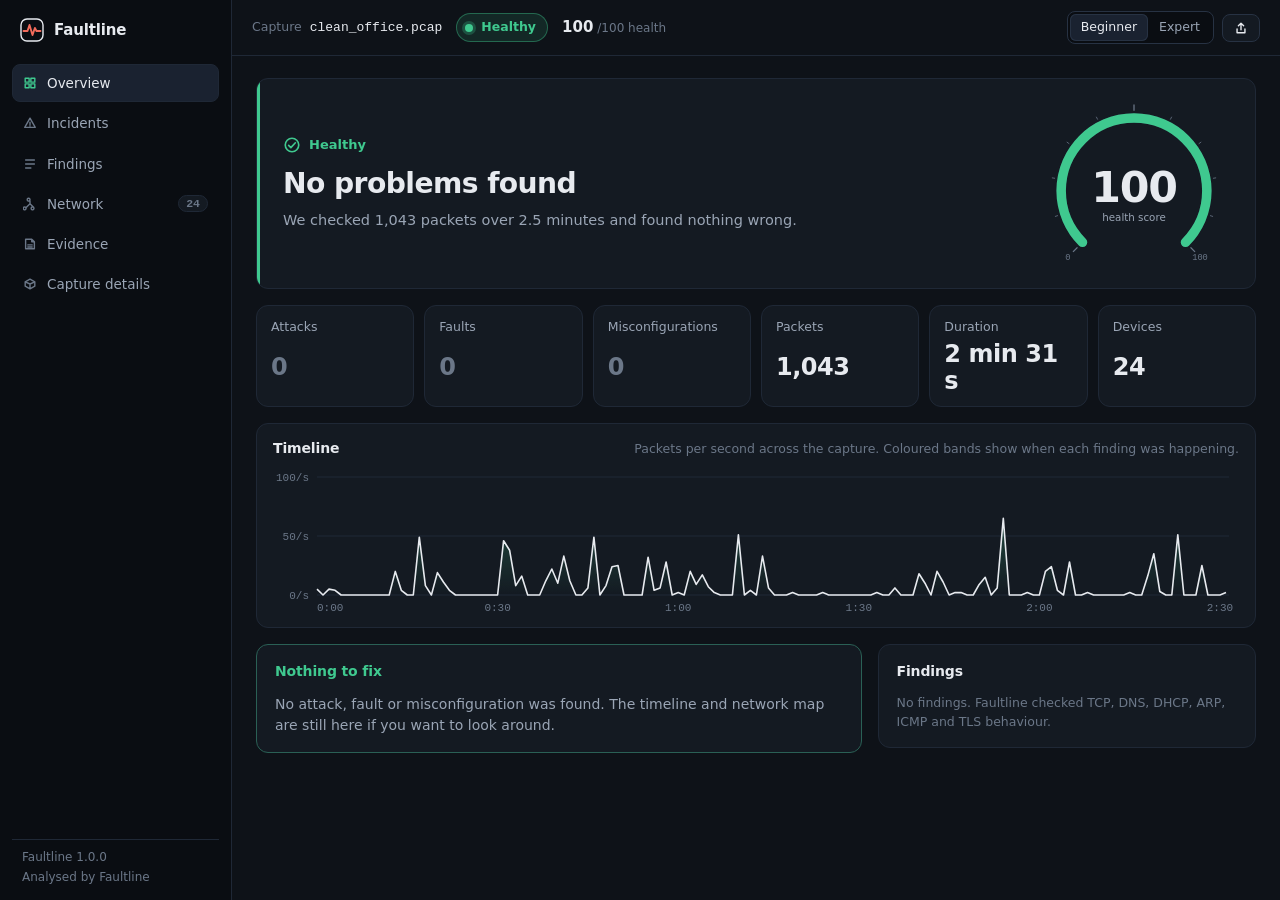
<file: docs/examples/clean_office.html>
<!DOCTYPE html>
<html lang="en">
<head>
<meta charset="utf-8">
<meta http-equiv="Content-Security-Policy" content="default-src &#x27;none&#x27;; script-src &#x27;sha256-ctoquEir3794ALZNpUcv2tEl3cZBvgRZR6IKuWjICKg=&#x27;; style-src &#x27;sha256-8ZL1HhOX4mK3O0ajT1dtf+nxtz8anHG6JlFjmfH65T8=&#x27;; img-src data:; font-src &#x27;none&#x27;; connect-src &#x27;none&#x27;; object-src &#x27;none&#x27;; media-src &#x27;none&#x27;; frame-src &#x27;none&#x27;; worker-src &#x27;none&#x27;; manifest-src &#x27;none&#x27;; base-uri &#x27;none&#x27;; form-action &#x27;none&#x27;">
<meta name="referrer" content="no-referrer">
<meta name="viewport" content="width=device-width, initial-scale=1">
<meta name="color-scheme" content="dark light">
<meta name="generator" content="Faultline">
<link rel="icon" href="data:image/svg+xml,%3Csvg%20xmlns%3D%22http%3A%2F%2Fwww.w3.org%2F2000%2Fsvg%22%20viewBox%3D%220%200%2024%2024%22%3E%3Crect%20x%3D%221%22%20y%3D%221%22%20width%3D%2222%22%20height%3D%2222%22%20rx%3D%226%22%20fill%3D%22%23131c2a%22%20stroke%3D%22%23ece7dc%22%20stroke-width%3D%221.4%22%2F%3E%3Cpath%20d%3D%22M3.5%2013h4l2-6%203%2010%202.4-7%201.6%203h4%22%20fill%3D%22none%22%20stroke%3D%22%23ff6a5c%22%20stroke-width%3D%221.9%22%20stroke-linecap%3D%22round%22%20stroke-linejoin%3D%22round%22%2F%3E%3C%2Fsvg%3E">
<title>Healthy: clean_office.pcap | Faultline</title>
<style>/* Faultline console: one stylesheet for the exported report and the dashboard.
   App shell (sidebar + top bar + views), dark by default, system fonts only. */
:root {
  --bg: #0e1218;
  --bg-deep: #0a0d12;
  --surface: #141a22;
  --surface-2: #1a2230;
  --line: #273243;
  --line-soft: #1f2836;
  --text: #e7eaef;
  --muted: #9aa5b5;
  --faint: #6b7788;
  --attack: #f26b5b;
  --fault: #e8a93a;
  --misconfig: #5fa5f5;
  --ok: #3fc98f;
  --info: #9aa5b5;
  --focus: #ffd98a;
  --status: var(--info);
  --c: var(--info);
  --r: 8px;
  --side-w: 232px;
  --top-h: 56px;
  --sans: system-ui, -apple-system, "Segoe UI", Roboto, "Helvetica Neue", Arial, sans-serif;
  --display: var(--sans);
  --mono: ui-monospace, "SF Mono", SFMono-Regular, Menlo, Consolas, "Liberation Mono", monospace;
  color-scheme: dark;
}
[data-status="under_attack"], .s-under_attack { --status: var(--attack); }
[data-status="faulty"], .s-faulty { --status: var(--fault); }
[data-status="minor_issues"], .s-minor_issues { --status: var(--misconfig); }
[data-status="healthy"], .s-healthy { --status: var(--ok); }
.c-attack { --c: var(--attack); }
.c-fault { --c: var(--fault); }
.c-misconfig { --c: var(--misconfig); }
.c-info, .c-sample { --c: var(--info); }
.c-ok, .c-clean { --c: var(--ok); }
.c-corrupt, .c-hostile { --c: #b98cf6; }

* { box-sizing: border-box; }
html { height: 100%; }
body {
  margin: 0; height: 100%; overflow: hidden;
  background: var(--bg); color: var(--text);
  font: 14px/1.5 var(--sans);
  -webkit-font-smoothing: antialiased; text-rendering: optimizeLegibility;
  font-variant-numeric: tabular-nums;
}
a { color: inherit; }
button { font: inherit; color: inherit; }
h1, h2, h3, h4, h5 { margin: 0; font-weight: 600; letter-spacing: -.01em; }
p { margin: 0; }
:focus-visible { outline: 2px solid var(--focus); outline-offset: 2px; border-radius: 4px; }
code, .mono { font-family: var(--mono); font-size: .92em; }
code { background: var(--bg-deep); border: 1px solid var(--line-soft); border-radius: 5px; padding: .05em .4em; white-space: pre-wrap; word-break: break-word; }
.sr-only { position: absolute; width: 1px; height: 1px; overflow: hidden; clip: rect(0 0 0 0); white-space: nowrap; }
noscript p { padding: 24px; }
#app { height: 100%; }

/* ---------- shell ---------- */
.shell { display: grid; grid-template-columns: var(--side-w) minmax(0, 1fr); height: 100%; }
.side { display: flex; flex-direction: column; background: var(--bg-deep); border-right: 1px solid var(--line-soft); padding: 14px 12px; gap: 12px; min-height: 0; }
.brand { display: flex; align-items: center; gap: 10px; text-decoration: none; padding: 4px 8px; font-weight: 700; font-size: 15px; letter-spacing: -.01em; color: var(--text); border-radius: var(--r); }
.brand svg { color: var(--attack); flex: none; }
.brand .brand-box { stroke: var(--text); }
.nav { margin: 6px 0 0; padding: 0; list-style: none; display: grid; gap: 2px; }
.nav-item { display: flex; align-items: center; gap: 10px; padding: 8px 10px; border-radius: var(--r); text-decoration: none; color: var(--muted); font-weight: 500; font-size: 13.5px; border: 1px solid transparent; }
.nav-item svg { flex: none; color: var(--faint); }
.nav-item:hover { color: var(--text); background: var(--surface); }
.nav-item[aria-current="page"] { color: var(--text); background: var(--surface-2); border-color: var(--line-soft); }
.nav-item[aria-current="page"] svg { color: var(--status); }
.nav-count { margin-left: auto; font: 600 11.5px var(--mono); color: var(--faint); background: var(--surface); border: 1px solid var(--line-soft); border-radius: 999px; padding: 1px 7px; min-width: 22px; text-align: center; }
.nav-item[aria-current="page"] .nav-count { color: var(--text); }
.nav-count.warn { color: var(--fault); border-color: color-mix(in srgb, var(--fault) 40%, transparent); }
.side-foot { margin-top: auto; padding: 8px 10px 0; font-size: 12px; color: var(--faint); border-top: 1px solid var(--line-soft); }
.side-foot p + p { margin-top: 2px; }
.stage { display: flex; flex-direction: column; min-width: 0; min-height: 0; }
.topbar { display: flex; align-items: center; gap: 14px; height: var(--top-h); padding: 0 20px; border-bottom: 1px solid var(--line-soft); background: var(--bg); flex: none; }
.topbar .menu { display: none; }
.crumb { display: flex; align-items: baseline; gap: 8px; min-width: 0; }
.crumb-label { color: var(--faint); font-size: 12.5px; }
.crumb-name { font-size: 13px; font-weight: 500; overflow: hidden; text-overflow: ellipsis; white-space: nowrap; max-width: 34ch; }
.mini-verdict { display: inline-flex; align-items: center; gap: 8px; padding: 4px 11px 4px 8px; border-radius: 999px; text-decoration: none; font-size: 12.5px; color: var(--status); background: color-mix(in srgb, var(--status) 12%, transparent); border: 1px solid color-mix(in srgb, var(--status) 40%, transparent); white-space: nowrap; }
.mini-verdict .dot { width: 8px; height: 8px; border-radius: 50%; background: var(--status); box-shadow: 0 0 0 3px color-mix(in srgb, var(--status) 25%, transparent); }
.mini-verdict b { font-weight: 600; }
.health { display: inline-flex; align-items: baseline; gap: 4px; color: var(--faint); font-size: 12px; white-space: nowrap; }
.health b { color: var(--text); font-size: 15px; font-weight: 700; }
.tools { margin-left: auto; display: flex; align-items: center; gap: 8px; }
.views { flex: 1; min-height: 0; overflow: auto; padding: 22px 24px 40px; scroll-behavior: smooth; }
.view[hidden] { display: none; }
.view { display: grid; gap: 16px; max-width: 1480px; margin: 0 auto; animation: fade .18s ease; }
.view-head { display: flex; align-items: flex-end; justify-content: space-between; gap: 16px; flex-wrap: wrap; }
.view-head h2 { font-size: 20px; }
.view-head p { color: var(--muted); margin-top: 2px; max-width: 70ch; }
.view-head h2:focus { outline: none; }

/* ---------- controls ---------- */
.btn { display: inline-flex; align-items: center; gap: 7px; padding: 6px 11px; border-radius: var(--r); border: 1px solid var(--line); background: var(--surface); color: var(--text); font-size: 13px; font-weight: 500; cursor: pointer; text-decoration: none; white-space: nowrap; line-height: 1.3; }
.btn:hover { background: var(--surface-2); border-color: #34425a; }
.btn.primary { background: var(--text); color: var(--bg); border-color: var(--text); font-weight: 600; }
.btn.primary:hover { background: #fff; }
.btn.big { padding: 10px 16px; font-size: 14px; }
.btn.icon { padding: 6px; }
.btn.small { padding: 5px 10px; font-size: 12.5px; color: var(--muted); }
.btn.small:hover { color: var(--text); }
.btn.small svg { transition: transform .2s ease; }
.btn.small[aria-expanded="true"] svg { transform: rotate(180deg); }
.segmented { display: inline-flex; padding: 2px; border-radius: var(--r); border: 1px solid var(--line); background: var(--bg-deep); }
.segmented button { border: 0; background: transparent; color: var(--muted); padding: 4px 11px; border-radius: 6px; font-size: 12.5px; font-weight: 500; cursor: pointer; }
.segmented button[aria-pressed="true"] { background: var(--surface-2); color: var(--text); box-shadow: inset 0 0 0 1px var(--line); }
.linkish { background: none; border: 0; padding: 0; color: var(--text); text-decoration: underline; text-decoration-color: var(--faint); text-underline-offset: 3px; cursor: pointer; font-size: inherit; text-align: left; }
.linkish:hover { text-decoration-color: var(--text); }
.linkish.arrow { display: inline-flex; align-items: center; gap: 6px; text-decoration: none; color: var(--muted); font-size: 13px; font-weight: 500; }
.linkish.arrow:hover { color: var(--text); }
.chips { display: flex; gap: 6px; flex-wrap: wrap; }
.chip { border: 1px solid var(--line); background: transparent; border-radius: 999px; padding: 4px 10px; font-size: 12.5px; color: var(--muted); cursor: pointer; display: inline-flex; gap: 6px; align-items: center; }
.chip:hover { color: var(--text); }
.chip[aria-pressed="true"] { color: var(--bg); background: var(--text); border-color: var(--text); }
.chip .n { font: 600 11px var(--mono); opacity: .8; }
.chip[disabled] { opacity: .4; cursor: default; }
.chip.host { color: var(--text); border-color: var(--focus); background: color-mix(in srgb, var(--focus) 12%, transparent); }
.chip.host .x { font-size: 15px; line-height: 1; }
.chip[hidden] { display: none; }
.search-wrap { display: flex; align-items: center; gap: 8px; padding: 0 10px; border: 1px solid var(--line); border-radius: var(--r); background: var(--bg-deep); color: var(--faint); }
.search-wrap:focus-within { border-color: var(--muted); }
.search { flex: 1; min-width: 0; border: 0; background: transparent; color: var(--text); font: 13px var(--sans); padding: 7px 0; outline: none; }
.search::placeholder { color: var(--faint); }
select, input[type=file] { font: 13px var(--sans); color: var(--text); background: var(--bg-deep); border: 1px solid var(--line); border-radius: var(--r); padding: 7px 10px; min-width: 0; width: 100%; }
select { font-family: var(--mono); font-size: 12.5px; }

/* ---------- panels and tags ---------- */
.panel { background: var(--surface); border: 1px solid var(--line-soft); border-radius: 12px; padding: 16px 18px; min-width: 0; }
.panel > h3 { font-size: 14px; margin-bottom: 12px; }
.panel-head { display: flex; align-items: center; justify-content: space-between; gap: 12px; margin-bottom: 12px; }
.panel-head h3 { font-size: 14px; }
.panel.calm { border-color: color-mix(in srgb, var(--ok) 35%, var(--line-soft)); }
.panel.calm h3 { color: var(--ok); }
.panel.calm p { color: var(--muted); }
.pill { display: inline-flex; align-items: center; gap: 6px; font-size: 11.5px; font-weight: 600; line-height: 1; padding: 4px 8px; border-radius: 999px; color: var(--c); background: color-mix(in srgb, var(--c) 14%, transparent); border: 1px solid color-mix(in srgb, var(--c) 35%, transparent); white-space: nowrap; }
.sev { display: inline-flex; align-items: center; gap: 6px; font-size: 12.5px; color: var(--muted); white-space: nowrap; }
.pips { display: inline-flex; gap: 2px; }
.pips i { width: 4px; height: 11px; border-radius: 1px; background: var(--line); }
.pips i.on { background: var(--c, var(--text)); }
.conf { font-size: 12.5px; color: var(--muted); white-space: nowrap; }
.fid-tag, .fid { font: 600 11.5px var(--mono); color: var(--faint); }
.card-tags { display: flex; align-items: center; gap: 10px; flex-wrap: wrap; }
.badge { display: inline-block; font-family: var(--sans); white-space: nowrap; font-size: 11px; font-weight: 600; padding: 2px 7px; margin: 0 4px 3px 0; border-radius: 5px; background: var(--surface-2); border: 1px solid var(--line); color: var(--text); }
.badge.r-gateway { border-color: color-mix(in srgb, var(--ok) 55%, transparent); color: var(--ok); }
.badge.r-dns-server { border-color: color-mix(in srgb, var(--misconfig) 55%, transparent); color: var(--misconfig); }
.badge.r-dhcp-server { border-color: color-mix(in srgb, var(--fault) 55%, transparent); color: var(--fault); }
.badge.flag { border-color: color-mix(in srgb, var(--attack) 55%, transparent); color: var(--attack); }
.more { color: var(--faint); font-size: 12.5px; }
.empty { padding: 36px 28px; text-align: center; color: var(--muted); border: 1px dashed var(--line); border-radius: 12px; }
.empty h3 { margin-bottom: 6px; font-size: 16px; }
.empty.calm h3 { color: var(--ok); }
.empty p { max-width: 60ch; margin: 0 auto; }
.notices { display: grid; gap: 8px; margin-top: 12px; }
.notice { display: flex; gap: 8px; flex-wrap: wrap; padding: 8px 12px; border-radius: var(--r); font-size: 13px; color: var(--text); background: color-mix(in srgb, var(--fault) 9%, transparent); border: 1px solid color-mix(in srgb, var(--fault) 35%, transparent); }
.notice.privacy { background: color-mix(in srgb, var(--misconfig) 9%, transparent); border-color: color-mix(in srgb, var(--misconfig) 35%, transparent); }
.toast { position: fixed; left: 50%; bottom: 26px; z-index: 50; transform: translate(-50%, 20px); opacity: 0; background: var(--text); color: var(--bg); font-weight: 600; font-size: 13.5px; padding: 10px 16px; border-radius: var(--r); transition: opacity .2s ease, transform .2s ease; pointer-events: none; }
.toast.show { opacity: 1; transform: translate(-50%, 0); }

/* ---------- overview ---------- */
.verdict-card { display: grid; grid-template-columns: minmax(0, 1fr) 190px; gap: 24px; align-items: center; padding: 20px 26px; position: relative; overflow: hidden; }
.verdict-card::before { content: ""; position: absolute; inset: 0 auto 0 0; width: 3px; background: var(--status); }
.status-word { display: inline-flex; align-items: center; gap: 8px; color: var(--status); font-weight: 600; font-size: 13px; }
.status-word .glyph { width: 18px; height: 18px; }
.headline { font-size: clamp(22px, 2.2vw, 30px); line-height: 1.15; letter-spacing: -.02em; margin-top: 8px; max-width: 30ch; }
.headline:focus { outline: none; }
.summary { color: var(--muted); margin-top: 10px; max-width: 72ch; font-size: 14.5px; }
.verdict-gauge { justify-self: end; }
.gauge { width: 100%; max-width: 190px; display: block; }
.gauge .track { stroke: var(--line); }
.gauge .tick { stroke: var(--faint); }
.gauge .value { stroke: var(--status); }
.gauge .num { fill: var(--text); font: 700 54px var(--sans); letter-spacing: -.03em; }
.gauge .lbl { fill: var(--muted); font: 500 13px var(--sans); }
.gauge .end { fill: var(--faint); font: 500 11px var(--mono); }
.kpis { display: grid; grid-template-columns: repeat(6, minmax(0, 1fr)); gap: 10px; }
.kpi { display: grid; gap: 4px; text-align: left; padding: 12px 14px; border-radius: 12px; border: 1px solid var(--line-soft); background: var(--surface); cursor: pointer; position: relative; }
.kpi:hover { border-color: var(--line); background: var(--surface-2); }
.kpi-label { color: var(--muted); font-size: 12.5px; }
.kpi b { font-size: 24px; font-weight: 700; letter-spacing: -.02em; line-height: 1.1; }
.kpi.c-attack b, .kpi.c-fault b, .kpi.c-misconfig b { color: var(--c); }
.kpi.zero b { color: var(--faint); }
.kpi.c-attack:not(.zero)::after, .kpi.c-fault:not(.zero)::after, .kpi.c-misconfig:not(.zero)::after { content: ""; position: absolute; top: 14px; right: 14px; width: 8px; height: 8px; border-radius: 50%; background: var(--c); }
.ov-bottom { display: grid; grid-template-columns: minmax(0, 1.6fr) minmax(0, 1fr); gap: 16px; align-items: start; }
.mini-findings { margin: 0; padding: 0; list-style: none; display: grid; gap: 4px; }
.mini-findings button { width: 100%; display: grid; grid-template-columns: 34px minmax(0, 1fr) auto; gap: 10px; align-items: center; text-align: left; padding: 8px 10px; border-radius: var(--r); border: 1px solid transparent; background: transparent; cursor: pointer; border-left: 2px solid var(--c); }
.mini-findings button:hover { background: var(--surface-2); border-color: var(--line-soft); border-left-color: var(--c); }
.mini-findings .mf-title { overflow: hidden; text-overflow: ellipsis; white-space: nowrap; font-size: 13.5px; }

/* ---------- timeline ---------- */
.seismo { position: relative; margin: 0; padding: 14px 16px 12px; background: var(--surface); border: 1px solid var(--line-soft); border-radius: 12px; }
.seismo-head { display: flex; align-items: baseline; justify-content: space-between; gap: 16px; margin-bottom: 6px; flex-wrap: wrap; }
.seismo-head h2 { font-size: 14px; }
.seismo-head p { color: var(--faint); font-size: 12.5px; }
.chart .trace { stroke: var(--text); }
.chart stop.s0 { stop-color: var(--status); stop-opacity: .22; }

/* ---------- incidents ---------- */
.incidents { display: grid; gap: 14px; }
.incident { position: relative; display: grid; grid-template-columns: minmax(0, 1.3fr) minmax(0, 1fr); border-radius: 12px; overflow: hidden; background: var(--surface); border: 1px solid var(--line-soft); }
.incident::before { content: ""; position: absolute; inset: 0 auto 0 0; width: 3px; background: var(--c); }
.incident-main { padding: 18px 22px 18px 24px; display: grid; gap: 10px; align-content: start; }
.incident .row { display: flex; align-items: center; gap: 10px; flex-wrap: wrap; }
.incident h3 { font-size: 18px; letter-spacing: -.015em; }
.incident .story { color: var(--muted); max-width: 70ch; }
.incident-fix { padding: 18px 20px; background: var(--surface-2); border-left: 1px solid var(--line-soft); }
.incident-fix h4 { font-size: 12.5px; color: var(--muted); margin-bottom: 10px; }
.incident.compact { border: 0; background: transparent; grid-template-columns: 1fr; }
.incident.compact::before { display: none; }
.incident.compact .incident-main { padding: 0; }
.incident.compact .incident-fix { border: 1px solid var(--line-soft); border-radius: var(--r); margin-top: 12px; padding: 14px 16px; }
.incident.compact h3 { font-size: 16px; }
.chain { display: flex; flex-wrap: wrap; align-items: stretch; gap: 0; margin: 4px 0 0; padding: 0; list-style: none; }
.chain li { display: flex; align-items: center; }
.chain li + li::before { content: ""; width: 26px; height: 2px; flex: none; margin: 0 2px; background: linear-gradient(90deg, color-mix(in srgb, var(--c) 70%, transparent), var(--line)); }
.node { display: flex; flex-direction: column; gap: 2px; align-items: flex-start; text-align: left; max-width: 230px; padding: 7px 11px; border-radius: var(--r); cursor: pointer; background: var(--bg-deep); border: 1px solid var(--line); }
.node:hover { border-color: var(--c); }
.node small { display: flex; gap: 6px; font-size: 11px; color: var(--faint); }
.node small b { color: var(--c); font-weight: 600; }
.node span { font-size: 13px; line-height: 1.3; }
.node.root { border-color: color-mix(in srgb, var(--c) 60%, transparent); box-shadow: 0 0 0 3px color-mix(in srgb, var(--c) 12%, transparent); }
.steps { margin: 0; padding: 0; list-style: none; counter-reset: s; display: grid; gap: 9px; }
.steps li { counter-increment: s; display: grid; grid-template-columns: 24px 1fr; gap: 10px; align-items: start; font-size: 13.5px; }
.steps li::before { content: counter(s); display: grid; place-items: center; width: 22px; height: 22px; border-radius: 50%; font: 700 11.5px/1 var(--sans); color: var(--bg); background: var(--text); margin-top: 1px; }
.steps.big li { font-size: 14.5px; gap: 12px; }
.symlink { font-size: 13px; color: var(--muted); display: flex; gap: 6px; flex-wrap: wrap; align-items: center; }

/* ---------- findings: master-detail ---------- */
.fl { display: grid; grid-template-columns: minmax(300px, 380px) minmax(0, 1fr); gap: 16px; align-items: start; min-height: 0; }
.fl-side { display: grid; gap: 10px; position: sticky; top: 0; }
.fl-tools { display: grid; gap: 8px; }
.fl-list { display: grid; gap: 4px; max-height: calc(100vh - var(--top-h) - 190px); overflow: auto; padding-right: 2px; }
.fl-item { display: grid; gap: 5px; text-align: left; width: 100%; padding: 10px 12px 10px 14px; border-radius: 10px; border: 1px solid var(--line-soft); background: var(--surface); cursor: pointer; position: relative; }
.fl-item::before { content: ""; position: absolute; left: 0; top: 10px; bottom: 10px; width: 3px; border-radius: 2px; background: var(--c); opacity: .7; }
.fl-item:hover { background: var(--surface-2); border-color: var(--line); }
.fl-item[aria-selected="true"] { background: var(--surface-2); border-color: color-mix(in srgb, var(--c) 55%, var(--line)); }
.fl-item[aria-selected="true"]::before { opacity: 1; }
.fl-item[hidden] { display: none; }
.fl-top { display: flex; align-items: center; gap: 8px; }
.fl-top .fid { margin-left: auto; }
.fl-title { font-weight: 600; font-size: 13.5px; line-height: 1.35; }
.fl-meta { display: flex; justify-content: space-between; gap: 8px; color: var(--faint); font-size: 12px; }
.fl-detail { min-width: 0; }
.finding { background: var(--surface); border: 1px solid var(--line-soft); border-radius: 12px; overflow: hidden; }
.fd-head { padding: 20px 24px 0; display: grid; gap: 8px; border-left: 3px solid var(--c); }
.fd-head h3 { font-size: 22px; letter-spacing: -.02em; line-height: 1.2; }
.fd-summary { color: var(--muted); font-size: 14.5px; max-width: 80ch; }
.mitre { display: inline-flex; gap: 6px; align-items: center; color: var(--faint); font-size: 12px; }
.mitre b { font: 600 12px var(--mono); color: var(--text); background: var(--bg-deep); border: 1px solid var(--line-soft); border-radius: 5px; padding: 1px 6px; }
.tabs { display: flex; gap: 2px; padding: 14px 24px 0 27px; border-bottom: 1px solid var(--line-soft); overflow-x: auto; }
.tab { border: 0; background: transparent; color: var(--muted); padding: 8px 12px; font-size: 13.5px; font-weight: 500; cursor: pointer; border-bottom: 2px solid transparent; margin-bottom: -1px; white-space: nowrap; border-radius: 6px 6px 0 0; }
.tab:hover { color: var(--text); }
.tab[aria-selected="true"] { color: var(--text); border-bottom-color: var(--text); }
.fd-panel { padding: 20px 24px 24px 27px; display: grid; gap: 20px; }
.fd-panel[hidden] { display: none; }
.block h4 { font-size: 12.5px; color: var(--muted); margin-bottom: 8px; font-weight: 600; }
.block p { font-size: 14.5px; max-width: 80ch; }
.block p + p { margin-top: 8px; }
.analogy { color: var(--muted) !important; padding-left: 12px; border-left: 2px solid var(--line); }
.hostlist { display: flex; flex-wrap: wrap; gap: 6px; margin: 0; padding: 0; list-style: none; }
.hostlist li { overflow-wrap: anywhere; }
.host-btn { font-size: 12.5px; background: var(--bg-deep); border: 1px solid var(--line-soft); border-radius: 6px; padding: 3px 7px; cursor: pointer; color: var(--text); }
.host-btn:hover { border-color: var(--line); }
.tech { font: 12.5px/1.6 var(--mono); color: var(--muted); background: var(--bg-deep); border: 1px solid var(--line-soft); border-radius: var(--r); padding: 12px 14px; margin: 0 0 12px; white-space: pre-wrap; overflow-wrap: anywhere; }
.metrics { display: grid; grid-template-columns: repeat(auto-fill, minmax(170px, 1fr)); gap: 8px 16px; margin: 10px 0 0; font-size: 13px; }
.metrics div { display: flex; flex-direction: column; }
.metrics dt { color: var(--faint); font-size: 11.5px; }
.metrics dd { margin: 0; overflow-wrap: anywhere; }
.expert-only { display: none; }
body.expert .expert-only { display: initial; }
body.expert .tab.expert-only { display: inline-block; }
body.expert .beginner-only { display: none; }

/* ---------- why this verdict: the scoreboard ---------- */
.reason { display: grid; gap: 18px; }
.reason-head h4 { font-size: 12.5px; color: var(--muted); margin-bottom: 6px; font-weight: 600; }
.reason .lead { font-size: 17px; font-weight: 600; letter-spacing: -.01em; max-width: 70ch; line-height: 1.35; }
.scoreboard { display: grid; gap: 10px; padding: 16px 18px; border-radius: 10px; background: var(--bg-deep); border: 1px solid var(--line-soft); }
.scorebar { display: flex; height: 14px; border-radius: 4px; overflow: hidden; background: var(--line-soft); }
.scorebar i { display: block; height: 100%; background: var(--c); min-width: 0; }
.scorebar i + i { box-shadow: -2px 0 0 var(--bg-deep); }
.scorekey { display: flex; gap: 18px; margin: 0; padding: 0; list-style: none; font-size: 13px; color: var(--muted); flex-wrap: wrap; }
.scorekey li { display: inline-flex; align-items: center; gap: 7px; }
.scorekey i { width: 10px; height: 10px; border-radius: 2px; background: var(--c); }
.scorekey b { color: var(--text); font-size: 14px; }
.scorekey li.win span { color: var(--text); font-weight: 600; }
.hyps { display: grid; grid-template-columns: repeat(auto-fit, minmax(240px, 1fr)); gap: 12px; }
.hyp { padding: 14px 16px; border-radius: 10px; border: 1px solid var(--line-soft); background: var(--surface-2); border-top: 2px solid var(--c); }
.hyp.win { background: color-mix(in srgb, var(--c) 7%, var(--surface-2)); }
.hyp h5 { margin: 0 0 10px; font-size: 13px; color: var(--c); display: flex; gap: 8px; align-items: baseline; justify-content: space-between; }
.hyp h5 .n { color: var(--faint); font-weight: 500; font-size: 11.5px; white-space: nowrap; }
.hyp ul { margin: 0; padding: 0; list-style: none; display: grid; gap: 8px; }
.hyp li { display: grid; grid-template-columns: 34px 1fr; gap: 8px; font-size: 13.5px; align-items: baseline; line-height: 1.4; }
.dots { display: inline-flex; gap: 3px; }
.dots i { width: 7px; height: 7px; border-radius: 50%; background: var(--line); }
.dots i.on { background: var(--c); }
.dots i.half { background: linear-gradient(90deg, var(--c) 50%, var(--line) 50%); }
.whynot-wrap h5 { font-size: 12.5px; color: var(--muted); margin-bottom: 10px; font-weight: 600; }
.whynot { margin: 0; padding: 0; list-style: none; display: grid; gap: 10px; }
.whynot li { padding: 12px 14px; border-radius: 10px; border: 1px dashed var(--line); }
.wn-head { display: flex; align-items: center; gap: 10px; margin-bottom: 6px; }
.wn-head b { font-weight: 600; }
.whynot p { color: var(--muted); font-size: 13.5px; }

/* ---------- evidence ---------- */
.evidence-tools { display: flex; align-items: center; gap: 10px; flex-wrap: wrap; margin-bottom: 12px; }
.filter { display: inline-flex; align-items: center; gap: 8px; min-width: 0; max-width: 100%; }
.filter-label { color: var(--faint); font-size: 12px; }
.filter code { max-width: 420px; overflow: hidden; text-overflow: ellipsis; white-space: nowrap; display: inline-block; vertical-align: middle; font-size: 12px; }
.evidence-foot { display: flex; align-items: center; gap: 14px; flex-wrap: wrap; margin-top: 10px; }
.hosts-line { margin-top: 10px; }
.table-scroll { overflow-x: auto; border: 1px solid var(--line-soft); border-radius: 10px; background: var(--bg-deep); }
table { width: 100%; border-collapse: collapse; font-size: 13px; }
th { text-align: left; font-weight: 600; color: var(--faint); font-size: 11.5px; padding: 8px 12px; border-bottom: 1px solid var(--line-soft); white-space: nowrap; background: var(--surface); }
td { padding: 7px 12px; border-bottom: 1px solid var(--line-soft); vertical-align: top; overflow-wrap: anywhere; }
tr:last-child td { border-bottom: 0; }
tbody tr:hover td { background: color-mix(in srgb, var(--text) 3%, transparent); }
th.num, td.num { text-align: right; white-space: nowrap; }
td.num { font-family: var(--mono); font-size: 12.5px; }
td.mono { font-size: 12.5px; }
.packets td.mono:last-child { white-space: pre-wrap; }
.hosts .ext { color: var(--faint); font: 11px var(--sans); }
.ev-groups { display: grid; gap: 14px; }
.ev-group { border-left: 3px solid var(--c); }
.ev-head { display: flex; align-items: flex-start; justify-content: space-between; gap: 16px; flex-wrap: wrap; margin-bottom: 12px; }
.ev-head h3 { font-size: 16px; margin-top: 6px; }
.ev-head .linkish { text-decoration: none; }
.ev-head .linkish:hover { text-decoration: underline; }
.ev-head .evidence-tools { margin: 0; }

/* ---------- network ---------- */
.map-panel { padding: 16px 18px 14px; }
.map-head { display: flex; align-items: baseline; justify-content: space-between; gap: 18px; flex-wrap: wrap; margin-bottom: 10px; }
.map-head h3 { font-size: 14px; }
.map-head p { color: var(--muted); font-size: 12.5px; max-width: 70ch; }

/* ---------- capture ---------- */
.capture-grid { display: grid; grid-template-columns: minmax(0, 1.1fr) minmax(0, 1fr); gap: 16px; align-items: start; }
.capture-col { display: grid; gap: 16px; }
.kv { display: grid; grid-template-columns: 130px 1fr; gap: 9px 16px; margin: 0; font-size: 13.5px; }
.kv dt { color: var(--faint); }
.kv dd { margin: 0; overflow-wrap: anywhere; }
.warnlist { margin: 0; padding: 0; list-style: none; display: grid; gap: 8px; font-size: 13.5px; }
.warnlist li { padding: 8px 12px; border-radius: var(--r); background: color-mix(in srgb, var(--fault) 8%, transparent); border: 1px solid color-mix(in srgb, var(--fault) 30%, transparent); overflow-wrap: anywhere; }
.bars { margin: 0; padding: 0; list-style: none; display: grid; gap: 8px; }
.bars li { display: grid; grid-template-columns: 120px minmax(0, 1fr) 76px; gap: 10px; align-items: center; font-size: 13px; }
.bars .lbl { overflow: hidden; text-overflow: ellipsis; white-space: nowrap; }
.bars .lbl.mono { font-size: 12px; }
.bars .bar { height: 6px; border-radius: 999px; background: var(--line-soft); overflow: hidden; }
.bars .bar i { display: block; height: 100%; border-radius: 999px; background: var(--muted); }
.bars .val { text-align: right; color: var(--muted); font-size: 12.5px; }
.foot-note { color: var(--faint); font-size: 12.5px; }
.foot-note strong { color: var(--muted); }

/* ---------- motion ---------- */
@keyframes fade { from { opacity: 0; } to { opacity: 1; } }
@keyframes draw { to { stroke-dashoffset: 0; } }
@keyframes sweep { from { stroke-dashoffset: var(--arc); } }
@media (prefers-reduced-motion: no-preference) {
  .chart .trace.draw { stroke-dasharray: var(--len); stroke-dashoffset: var(--len); animation: draw 1.4s cubic-bezier(.3, .6, .2, 1) .1s forwards; }
  .chart .fill.draw { opacity: 0; animation: fade .8s ease 1s forwards; }
  .gauge .value.draw { animation: sweep 1.1s cubic-bezier(.3, .6, .2, 1) .1s backwards; }
}
@media (prefers-reduced-motion: reduce) { .view { animation: none; } .views { scroll-behavior: auto; } * { transition-duration: 0s !important; } }

/* ---------- responsive ---------- */
.scrim { display: none; }
@media (max-width: 1180px) {
  :root { --side-w: 60px; }
  .side { padding: 14px 8px; align-items: center; }
  .brand .brand-name, .nav-label, .nav-count, .side-foot { display: none; }
  .nav-item { justify-content: center; padding: 10px; }
  .brand { padding: 4px; }
  .kpis { grid-template-columns: repeat(3, minmax(0, 1fr)); }
  .ov-bottom, .capture-grid { grid-template-columns: 1fr; }
  .fl { grid-template-columns: minmax(260px, 320px) minmax(0, 1fr); }
  .tools .label { display: none; }
}
@media (max-width: 1280px) {
  .btn .label { display: none; }
  .crumb-name { max-width: 20ch; }
}
@media (max-width: 860px) {
  .shell { grid-template-columns: 1fr; }
  .side { position: fixed; inset: 0 auto 0 0; width: 232px; z-index: 40; transform: translateX(-100%); transition: transform .2s ease; align-items: stretch; padding: 14px 12px; }
  .brand .brand-name, .nav-label, .nav-count, .side-foot { display: initial; }
  .nav-item { justify-content: flex-start; padding: 8px 10px; }
  .nav-count { display: inline-block; }
  body.nav-open .side { transform: none; }
  body.nav-open .scrim { display: block; position: fixed; inset: 0; z-index: 30; background: rgba(0, 0, 0, .5); }
  .topbar .menu { display: inline-flex; }
  .topbar { padding: 0 14px; gap: 10px; }
  .health, .crumb-label { display: none; }
  .views { padding: 16px 14px 32px; }
  .verdict-card, .incident, .fl { grid-template-columns: 1fr; }
  .verdict-gauge { justify-self: start; }
  .fl-side { position: static; }
  .fl-list { max-height: 300px; }
  .kpis { grid-template-columns: repeat(2, minmax(0, 1fr)); }
}

/* ---------- print ---------- */
@media print {
  :root { --bg: #fff; --bg-deep: #f5f6f8; --surface: #fff; --surface-2: #f3f4f6; --line: #c9ced6; --line-soft: #dde1e7; --text: #111; --muted: #444; --faint: #666; color-scheme: light; }
  html, body { height: auto; overflow: visible; }
  .shell { display: block; }
  .side, .topbar .tools, .topbar .menu, .toast, .scrim, .tabs, .fl-tools, .chart .cursor { display: none !important; }
  .stage { display: block; }
  .views { overflow: visible; padding: 0; }
  .view, .view[hidden] { display: grid; margin-bottom: 28px; page-break-inside: avoid; animation: none; opacity: 1; }
  .fd-panel[hidden], .fl-item[hidden] { display: grid; }
  .fl { grid-template-columns: 1fr; }
  .fl-list { max-height: none; overflow: visible; }
  .btn, .kpi, .fl-item { border-color: #c9ced6; }
  .map-box .tooltip, .term .tip { display: none !important; }
  .netmap .node .body { fill: #fff; }
}

/* ---------- timeline chart (SVG) ---------- */
.chart { position: relative; min-height: 150px; }
.chart svg { display: block; width: 100%; height: 100%; overflow: visible; }
.chart .grid { stroke: var(--line-soft); stroke-width: 1; }
.chart .axis { fill: var(--faint); font: 11px var(--mono); }
.chart .trace { fill: none; stroke: var(--text); stroke-width: 1.6; stroke-linejoin: round; }
.chart .fill { fill: url(#fl-trace-fill); }
.chart stop.s0 { stop-color: var(--status); stop-opacity: .26; }
.chart stop.s1 { stop-color: var(--status); stop-opacity: 0; }
.k-attack { fill: var(--attack); stroke: var(--attack); --c: var(--attack); }
.k-fault { fill: var(--fault); stroke: var(--fault); --c: var(--fault); }
.k-misconfig { fill: var(--misconfig); stroke: var(--misconfig); --c: var(--misconfig); }
.k-info { fill: var(--info); stroke: var(--info); --c: var(--info); }
.chart .band { stroke: none; }
.chart .stem { stroke-width: 1; opacity: .55; fill: none; }
.chart .pin rect { stroke: var(--bg-deep); stroke-width: 2; }
.chart .band { opacity: .07; }
.chart .band.hot { opacity: .2; }
.chart .lane { opacity: .85; }
.chart .lane.hot { opacity: 1; stroke: var(--text); stroke-width: 1; }
.chart .pin { cursor: pointer; }
.chart .pin-label { font: 700 11px var(--sans); fill: var(--bg-deep); stroke: none; pointer-events: none; }
.chart .cursor { stroke: var(--focus); stroke-width: 1; opacity: 0; pointer-events: none; }
.chart.hovering .cursor { opacity: .8; }
.tooltip {
  position: absolute; top: 0; z-index: 3; pointer-events: none; opacity: 0;
  min-width: 170px; max-width: 280px; padding: 8px 10px; border-radius: 8px;
  background: var(--surface-2); border: 1px solid var(--line); font-size: 12.5px;
  box-shadow: 0 8px 24px rgba(0, 0, 0, .35);
}
.chart.hovering .tooltip { opacity: 1; }
.tooltip b { font-family: var(--mono); font-weight: 600; }
.tooltip ul { margin: 4px 0 0; padding: 0; list-style: none; }
.tooltip li { display: flex; gap: 6px; align-items: baseline; color: var(--muted); }
.tooltip li::before { content: ""; flex: none; width: 7px; height: 7px; border-radius: 2px; background: var(--c); transform: translateY(-1px); }
.legend { display: flex; flex-wrap: wrap; gap: 6px; margin: 10px 0 0; padding: 0; list-style: none; }
.legend button {
  display: inline-flex; align-items: center; gap: 7px; max-width: 360px;
  border: 1px solid var(--line-soft); background: var(--surface); border-radius: 999px;
  padding: 3px 11px 3px 4px; font-size: 12.5px; color: var(--muted); cursor: pointer;
}
.legend button:hover { color: var(--text); border-color: var(--line); }
.legend .fid { font: 600 11px/1 var(--mono); color: var(--bg); background: var(--c); border-radius: 999px; padding: 4px 6px; }
.legend .ltxt { overflow: hidden; text-overflow: ellipsis; white-space: nowrap; }


/* ---------- glossary tooltips ---------- */
.term { position: relative; text-decoration: underline dotted; text-decoration-color: color-mix(in srgb, var(--misconfig) 70%, transparent); text-underline-offset: 3px; text-decoration-thickness: 1.5px; cursor: help; border-radius: 3px; }
.term:hover, .term:focus-visible { text-decoration-style: solid; color: var(--text); }
.term .tip {
  position: absolute; left: 0; bottom: calc(100% + 8px); z-index: 30; width: 290px; max-width: 70vw;
  padding: 9px 11px; border-radius: 9px; background: var(--surface-2); border: 1px solid var(--line);
  color: var(--text); font: 400 13px/1.45 var(--sans); font-style: normal; text-decoration: none;
  box-shadow: 0 10px 28px rgba(0, 0, 0, .45); opacity: 0; visibility: hidden; transform: translateY(4px);
  transition: opacity .12s ease, transform .12s ease; pointer-events: none; white-space: normal; text-align: left;
}
.term .tip.left { left: auto; right: 0; }
.term .tip::after { content: ""; position: absolute; left: 14px; top: 100%; border: 6px solid transparent; border-top-color: var(--line); }
.term .tip.left::after { left: auto; right: 14px; }
.term:hover .tip, .term:focus .tip, .term:focus-visible .tip { opacity: 1; visibility: visible; transform: none; }
body.expert .term { text-decoration: none; cursor: inherit; }
body.expert .term .tip { display: none; }

/* ---------- network map (SVG) ---------- */
.map-box { position: relative; background: var(--bg-deep); border: 1px solid var(--line-soft); border-radius: 12px; overflow: hidden; }
.netmap { display: block; width: 100%; height: auto; max-height: 520px; margin: 0 auto; font-family: var(--sans); }
.netmap .cloud { fill: url(#fl-cloud); stroke: var(--line-soft); stroke-dasharray: 4 5; }
.netmap stop.c0 { stop-color: var(--misconfig); stop-opacity: .14; }
.netmap stop.c1 { stop-color: var(--misconfig); stop-opacity: .02; }
.netmap .cloud-label { fill: var(--faint); font: 600 12px var(--sans); letter-spacing: .08em; text-transform: uppercase; }
.netmap .edge { stroke: var(--line); stroke-linecap: round; opacity: .9; transition: opacity .15s ease, stroke .15s ease; }
.netmap .edge.faint { stroke-dasharray: 3 6; opacity: .55; }
.netmap .edge.hot { stroke: var(--focus); opacity: 1; }
.map-box.hovering .edge:not(.hot), .map-box.has-selection .edge:not(.hot) { opacity: .25; }
.netmap .node { cursor: pointer; outline: none; }
.netmap .node .halo { fill: var(--c, transparent); opacity: 0; transition: opacity .15s ease; }
.netmap .node .body { fill: var(--surface-2); stroke: var(--line); stroke-width: 1.5; transition: stroke .15s ease; }
.netmap .node .glyph { fill: none; stroke: var(--muted); stroke-width: 1.6; stroke-linecap: round; stroke-linejoin: round; }
.netmap .node .label { fill: var(--text); font: 500 11.5px var(--mono); }
.netmap .node .sublabel { fill: var(--faint); font: 500 10.5px var(--sans); }
.netmap .node .count { fill: var(--faint); font: 500 11px var(--sans); }
.netmap .node.k-gateway .body { fill: var(--surface); stroke: var(--ok); stroke-width: 2; }
.netmap .node.k-gateway .glyph { stroke: var(--ok); }
.netmap .node.k-gateway .label { font-size: 12.5px; font-weight: 600; }
.netmap .node.k-hub .body { fill: none; stroke-dasharray: 4 4; }
.netmap .node.k-cloud .body { fill: transparent; stroke: none; }
.netmap .node.k-cloud .glyph { stroke: var(--misconfig); stroke-width: 1.8; fill: color-mix(in srgb, var(--misconfig) 18%, transparent); }
.netmap .node.k-external .body { fill: var(--bg); }
.netmap .node.k-more .body { stroke-dasharray: 3 3; }
.netmap .node.k-more .glyph { stroke-width: 2.4; }
.netmap .node.flag .body { stroke: var(--c); stroke-width: 2.2; }
.netmap .node.flag .glyph { stroke: var(--c); }
.netmap .node.flag .halo { opacity: .12; }
.netmap .node:hover .halo, .netmap .node:focus-visible .halo, .netmap .node.selected .halo { opacity: .28; fill: var(--c, var(--focus)); }
.netmap .node:focus-visible .body { stroke: var(--focus); }
.netmap .node.selected .body { stroke: var(--focus); stroke-width: 2.5; }
.netmap .node.peer .body { stroke: var(--focus); }
.netmap .fbadge circle { fill: var(--c); stroke: var(--bg-deep); stroke-width: 2; }
.netmap .fbadge text { fill: var(--bg-deep); font: 700 10.5px var(--sans); }
.netmap .rbadge rect { fill: var(--bg-deep); stroke-width: 1; }
.netmap .rbadge text { font: 700 8.5px var(--sans); letter-spacing: .02em; }
.netmap .rbadge.b-dns rect { stroke: var(--misconfig); } .netmap .rbadge.b-dns text { fill: var(--misconfig); }
.netmap .rbadge.b-dhcp rect { stroke: var(--fault); } .netmap .rbadge.b-dhcp text { fill: var(--fault); }
.netmap .rbadge.b-rtr rect { stroke: var(--ok); } .netmap .rbadge.b-rtr text { fill: var(--ok); }
.map-box .tooltip { max-width: 320px; min-width: 200px; }
.map-box.hovering .tooltip { opacity: 1; }
.map-tip .names { color: var(--muted); margin-top: 1px; overflow-wrap: anywhere; }
.map-tip dl { display: grid; grid-template-columns: auto 1fr; gap: 2px 10px; margin: 6px 0 0; }
.map-tip dt { color: var(--faint); }
.map-tip dd { margin: 0; overflow-wrap: anywhere; }
.map-tip .warn { color: var(--attack); }
.map-tip .hint { margin-top: 6px; color: var(--faint); font-size: 12px; }
.map-tip ul { margin-top: 6px; }
.map-legend { display: flex; flex-wrap: wrap; gap: 6px 16px; margin: 12px 0 0; padding: 0; list-style: none; font-size: 12.5px; color: var(--muted); }
.map-legend li { display: inline-flex; align-items: center; gap: 7px; }
.map-legend i { width: 12px; height: 12px; border-radius: 50%; border: 1.5px solid var(--line); background: var(--surface-2); flex: none; }
.map-legend .l-router i { border-color: var(--ok); border-width: 2px; }
.map-legend .l-ext i { background: var(--bg); border-color: var(--misconfig); border-style: dashed; }
.map-legend .l-attack i { border-color: var(--attack); background: color-mix(in srgb, var(--attack) 25%, var(--surface-2)); }
.map-legend .l-fault i { border-color: var(--fault); background: color-mix(in srgb, var(--fault) 25%, var(--surface-2)); }
.map-legend .l-misconfig i { border-color: var(--misconfig); background: color-mix(in srgb, var(--misconfig) 25%, var(--surface-2)); }
.map-legend .l-edge i { width: 22px; height: 0; border: 0; border-top: 3px solid var(--line); border-radius: 2px; }
.map-legend .l-badge i { width: auto; height: auto; border-radius: 4px; border-color: var(--misconfig); background: var(--bg-deep); font: 700 8px var(--sans); color: var(--misconfig); padding: 1px 4px; }
.map-legend .l-badge i::before { content: "DNS"; }
.map-text { margin-top: 10px; font-size: 13px; color: var(--muted); }
.map-text summary { cursor: pointer; color: var(--faint); }
.map-text ul { margin: 6px 0 0; padding-left: 18px; display: grid; gap: 3px; font-family: var(--mono); font-size: 12px; }
</style>
</head>
<body>
<div id="app"></div>
<noscript><p>This report needs JavaScript to display. The raw data is embedded in this file as JSON.</p></noscript>
<script type="application/json" id="faultline-data">{"tool":{"name":"Faultline","version":"1.0.0"},"generated_at":"2026-11-01T17:51:23+05:30","capture":{"name":"clean_office.pcap","format":"pcap","compressed":false,"file_bytes":507237,"packets":1043,"bytes_captured":490525,"linktypes":[1],"first_ts":1793462400.5,"last_ts":1793462551.867157,"duration":151.36715698242188,"truncated":false,"limited":false,"warnings":[],"sha256":"dfdbe41912b04ff6413adbdb8001c46a2e7a526dc6bc5adfe3addebf2c9013d5","malformed_packets":0},"verdict":{"status":"healthy","headline":"No faults or attacks found.","summary":"We checked 1,043 packets over 2.5 minutes and found nothing wrong.","score":100,"counts":{"attack":0,"fault":0,"misconfig":0,"info":0}},"findings":[],"incidents":[],"hosts":[{"ip":"192.168.1.15","macs":["dc:a6:32:13:af:16"],"first_ts":1793462441.18718,"last_ts":1793462538.353548,"packets_sent":107,"packets_recv":126,"bytes_sent":14303,"roles":[],"names":[],"local":true},{"ip":"192.168.1.12","macs":["a4:83:e7:12:ac:0f"],"first_ts":1793462422.424209,"last_ts":1793462551.867157,"packets_sent":51,"packets_recv":64,"bytes_sent":5975,"roles":[],"names":[],"local":true},{"ip":"192.168.1.55","macs":["c8:e2:65:1a:d7:47"],"first_ts":1793462417.72902,"last_ts":1793462460.78799,"packets_sent":47,"packets_recv":65,"bytes_sent":5538,"roles":[],"names":[],"local":true},{"ip":"192.168.1.11","macs":["3c:22:fb:11:ab:08"],"first_ts":1793462421.546896,"last_ts":1793462525.970384,"packets_sent":49,"packets_recv":50,"bytes_sent":6893,"roles":[],"names":[],"local":true},{"ip":"192.168.1.1","macs":["3c:84:6a:12:34:01"],"first_ts":1793462400.509733,"last_ts":1793462547.078476,"packets_sent":44,"packets_recv":42,"bytes_sent":4767,"roles":["dhcp-server","dns-server","gateway"],"names":[],"local":true},{"ip":"192.168.1.10","macs":["f4:5c:89:10:aa:01"],"first_ts":1793462432.331751,"last_ts":1793462465.59432,"packets_sent":38,"packets_recv":38,"bytes_sent":6158,"roles":[],"names":[],"local":true},{"ip":"192.168.1.40","macs":["8c:85:90:18:c8:39"],"first_ts":1793462402.695044,"last_ts":1793462535.653986,"packets_sent":36,"packets_recv":39,"bytes_sent":4600,"roles":[],"names":[],"local":true},{"ip":"192.168.1.21","macs":["00:1a:a0:15:b5:24"],"first_ts":1793462472.189163,"last_ts":1793462543.676327,"packets_sent":33,"packets_recv":42,"bytes_sent":4691,"roles":[],"names":[],"local":true},{"ip":"192.168.1.31","macs":["f0:18:98:17:bf:32"],"first_ts":1793462402.992871,"last_ts":1793462528.906241,"packets_sent":32,"packets_recv":36,"bytes_sent":4196,"roles":[],"names":[],"local":true},{"ip":"192.168.1.60","macs":["9c:b6:d0:1b:dc:4e"],"first_ts":1793462420.828512,"last_ts":1793462506.03837,"packets_sent":34,"packets_recv":33,"bytes_sent":4448,"roles":[],"names":[],"local":true},{"ip":"192.168.1.30","macs":["28:d2:44:16:be:2b"],"first_ts":1793462441.971228,"last_ts":1793462547.375787,"packets_sent":25,"packets_recv":26,"bytes_sent":3981,"roles":[],"names":[],"local":true},{"ip":"192.168.1.45","macs":["e4:5f:01:19:cd:40"],"first_ts":1793462431.937092,"last_ts":1793462493.099263,"packets_sent":15,"packets_recv":15,"bytes_sent":1798,"roles":[],"names":[],"local":true},{"ip":"192.168.1.20","macs":["b8:27:eb:14:b4:1d"],"first_ts":1793462496.367657,"last_ts":1793462496.387027,"packets_sent":1,"packets_recv":1,"bytes_sent":81,"roles":[],"names":[],"local":true},{"ip":"198.51.100.60","macs":[],"first_ts":1793462417.740452,"last_ts":1793462543.676327,"packets_sent":116,"packets_recv":88,"bytes_sent":126656,"roles":[],"names":[],"local":false},{"ip":"198.51.100.20","macs":[],"first_ts":1793462448.873944,"last_ts":1793462540.020402,"packets_sent":82,"packets_recv":66,"bytes_sent":82778,"roles":[],"names":[],"local":false},{"ip":"198.51.100.5","macs":[],"first_ts":1793462431.74689,"last_ts":1793462538.353548,"packets_sent":67,"packets_recv":60,"bytes_sent":51804,"roles":[],"names":[],"local":false},{"ip":"198.51.100.44","macs":[],"first_ts":1793462413.472582,"last_ts":1793462522.072041,"packets_sent":54,"packets_recv":55,"bytes_sent":29858,"roles":[],"names":[],"local":false},{"ip":"203.0.113.25","macs":[],"first_ts":1793462439.503027,"last_ts":1793462446.704951,"packets_sent":43,"packets_recv":34,"bytes_sent":43736,"roles":[],"names":[],"local":false},{"ip":"203.0.113.10","macs":[],"first_ts":1793462431.96709,"last_ts":1793462523.241364,"packets_sent":39,"packets_recv":37,"bytes_sent":27445,"roles":[],"names":[],"local":false},{"ip":"203.0.113.200","macs":[],"first_ts":1793462449.957357,"last_ts":1793462525.970384,"packets_sent":26,"packets_recv":25,"bytes_sent":16667,"roles":[],"names":[],"local":false},{"ip":"203.0.113.81","macs":[],"first_ts":1793462500.666498,"last_ts":1793462547.375787,"packets_sent":25,"packets_recv":24,"bytes_sent":16812,"roles":[],"names":[],"local":false},{"ip":"203.0.113.80","macs":[],"first_ts":1793462455.835918,"last_ts":1793462456.260046,"packets_sent":19,"packets_recv":15,"bytes_sent":19036,"roles":[],"names":[],"local":false},{"ip":"203.0.113.123","macs":[],"first_ts":1793462403.0,"last_ts":1793462551.867157,"packets_sent":12,"packets_recv":12,"bytes_sent":1080,"roles":[],"names":[],"local":false},{"ip":"93.184.216.34","macs":[],"first_ts":1793462510.846946,"last_ts":1793462511.603496,"packets_sent":10,"packets_recv":10,"bytes_sent":5028,"roles":[],"names":[],"local":false}],"stats":{"protocols":{"TCP":703,"TLS":184,"DNS":84,"ARP":36,"UDP":24,"HTTP":8,"DHCP":4},"top_talkers":[{"ip":"198.51.100.60","packets":116,"bytes":126656,"local":false},{"ip":"198.51.100.20","packets":82,"bytes":82778,"local":false},{"ip":"198.51.100.5","packets":67,"bytes":51804,"local":false},{"ip":"203.0.113.25","packets":43,"bytes":43736,"local":false},{"ip":"198.51.100.44","packets":54,"bytes":29858,"local":false},{"ip":"203.0.113.10","packets":39,"bytes":27445,"local":false},{"ip":"203.0.113.80","packets":19,"bytes":19036,"local":false},{"ip":"203.0.113.81","packets":25,"bytes":16812,"local":false},{"ip":"203.0.113.200","packets":26,"bytes":16667,"local":false},{"ip":"192.168.1.15","packets":107,"bytes":14303,"local":true}],"conversations":[{"a":"192.168.1.40","b":"198.51.100.20","proto":"TCP","packets":47,"bytes":20839},{"a":"192.168.1.55","b":"198.51.100.60","proto":"TCP","packets":45,"bytes":33096},{"a":"192.168.1.55","b":"203.0.113.25","proto":"TCP","packets":45,"bytes":33066},{"a":"192.168.1.12","b":"198.51.100.60","proto":"TCP","packets":45,"bytes":33994},{"a":"192.168.1.15","b":"198.51.100.20","proto":"TCP","packets":43,"bytes":32066},{"a":"192.168.1.21","b":"198.51.100.60","proto":"TCP","packets":43,"bytes":32186},{"a":"192.168.1.15","b":"198.51.100.5","proto":"TCP","packets":39,"bytes":15419},{"a":"192.168.1.11","b":"203.0.113.200","proto":"TCP","packets":37,"bytes":9642},{"a":"192.168.1.60","b":"198.51.100.44","proto":"TCP","packets":31,"bytes":5779},{"a":"192.168.1.31","b":"198.51.100.5","proto":"TCP","packets":30,"bytes":17769},{"a":"192.168.1.12","b":"198.51.100.20","proto":"TCP","packets":30,"bytes":17068},{"a":"192.168.1.15","b":"203.0.113.80","proto":"TCP","packets":28,"bytes":16419},{"a":"192.168.1.15","b":"203.0.113.10","proto":"TCP","packets":24,"bytes":10578},{"a":"192.168.1.15","b":"198.51.100.60","proto":"TCP","packets":21,"bytes":8218},{"a":"192.168.1.10","b":"203.0.113.25","proto":"TCP","packets":18,"bytes":4271}],"timeline":{"start":1793462400.5,"bucket_seconds":1,"series":[{"t":1793462400,"packets":5,"bytes":1410},{"t":1793462401,"packets":0,"bytes":0},{"t":1793462402,"packets":5,"bytes":210},{"t":1793462403,"packets":4,"bytes":360},{"t":1793462404,"packets":0,"bytes":0},{"t":1793462405,"packets":0,"bytes":0},{"t":1793462406,"packets":0,"bytes":0},{"t":1793462407,"packets":0,"bytes":0},{"t":1793462408,"packets":0,"bytes":0},{"t":1793462409,"packets":0,"bytes":0},{"t":1793462410,"packets":0,"bytes":0},{"t":1793462411,"packets":0,"bytes":0},{"t":1793462412,"packets":0,"bytes":0},{"t":1793462413,"packets":20,"bytes":8001},{"t":1793462414,"packets":4,"bytes":264},{"t":1793462415,"packets":0,"bytes":0},{"t":1793462416,"packets":0,"bytes":0},{"t":1793462417,"packets":49,"bytes":37026},{"t":1793462418,"packets":8,"bytes":2811},{"t":1793462419,"packets":0,"bytes":0},{"t":1793462420,"packets":19,"bytes":5094},{"t":1793462421,"packets":11,"bytes":2912},{"t":1793462422,"packets":4,"bytes":264},{"t":1793462423,"packets":0,"bytes":0},{"t":1793462424,"packets":0,"bytes":0},{"t":1793462425,"packets":0,"bytes":0},{"t":1793462426,"packets":0,"bytes":0},{"t":1793462427,"packets":0,"bytes":0},{"t":1793462428,"packets":0,"bytes":0},{"t":1793462429,"packets":0,"bytes":0},{"t":1793462430,"packets":0,"bytes":0},{"t":1793462431,"packets":46,"bytes":23460},{"t":1793462432,"packets":38,"bytes":13001},{"t":1793462433,"packets":8,"bytes":618},{"t":1793462434,"packets":16,"bytes":4456},{"t":1793462435,"packets":0,"bytes":0},{"t":1793462436,"packets":0,"bytes":0},{"t":1793462437,"packets":0,"bytes":0},{"t":1793462438,"packets":12,"bytes":4194},{"t":1793462439,"packets":22,"bytes":6967},{"t":1793462440,"packets":10,"bytes":4338},{"t":1793462441,"packets":33,"bytes":14831},{"t":1793462442,"packets":12,"bytes":5223},{"t":1793462443,"packets":0,"bytes":0},{"t":1793462444,"packets":0,"bytes":0},{"t":1793462445,"packets":6,"bytes":714},{"t":1793462446,"packets":49,"bytes":37294},{"t":1793462447,"packets":0,"bytes":0},{"t":1793462448,"packets":8,"bytes":792},{"t":1793462449,"packets":24,"bytes":11013},{"t":1793462450,"packets":25,"bytes":10465},{"t":1793462451,"packets":0,"bytes":0},{"t":1793462452,"packets":0,"bytes":0},{"t":1793462453,"packets":0,"bytes":0},{"t":1793462454,"packets":0,"bytes":0},{"t":1793462455,"packets":32,"bytes":20803},{"t":1793462456,"packets":4,"bytes":264},{"t":1793462457,"packets":6,"bytes":714},{"t":1793462458,"packets":28,"bytes":16252},{"t":1793462459,"packets":0,"bytes":0},{"t":1793462460,"packets":2,"bytes":180},{"t":1793462461,"packets":0,"bytes":0},{"t":1793462462,"packets":20,"bytes":7184},{"t":1793462463,"packets":9,"bytes":1967},{"t":1793462464,"packets":17,"bytes":5237},{"t":1793462465,"packets":7,"bytes":1962},{"t":1793462466,"packets":2,"bytes":84},{"t":1793462467,"packets":0,"bytes":0},{"t":1793462468,"packets":0,"bytes":0},{"t":1793462469,"packets":0,"bytes":0},{"t":1793462470,"packets":51,"bytes":36831},{"t":1793462471,"packets":0,"bytes":0},{"t":1793462472,"packets":4,"bytes":168},{"t":1793462473,"packets":0,"bytes":0},{"t":1793462474,"packets":33,"bytes":20431},{"t":1793462475,"packets":6,"bytes":1660},{"t":1793462476,"packets":0,"bytes":0},{"t":1793462477,"packets":0,"bytes":0},{"t":1793462478,"packets":0,"bytes":0},{"t":1793462479,"packets":2,"bytes":192},{"t":1793462480,"packets":0,"bytes":0},{"t":1793462481,"packets":0,"bytes":0},{"t":1793462482,"packets":0,"bytes":0},{"t":1793462483,"packets":0,"bytes":0},{"t":1793462484,"packets":2,"bytes":84},{"t":1793462485,"packets":0,"bytes":0},{"t":1793462486,"packets":0,"bytes":0},{"t":1793462487,"packets":0,"bytes":0},{"t":1793462488,"packets":0,"bytes":0},{"t":1793462489,"packets":0,"bytes":0},{"t":1793462490,"packets":0,"bytes":0},{"t":1793462491,"packets":0,"bytes":0},{"t":1793462492,"packets":0,"bytes":0},{"t":1793462493,"packets":2,"bytes":180},{"t":1793462494,"packets":0,"bytes":0},{"t":1793462495,"packets":0,"bytes":0},{"t":1793462496,"packets":6,"bytes":440},{"t":1793462497,"packets":0,"bytes":0},{"t":1793462498,"packets":0,"bytes":0},{"t":1793462499,"packets":0,"bytes":0},{"t":1793462500,"packets":18,"bytes":6554},{"t":1793462501,"packets":10,"bytes":3970},{"t":1793462502,"packets":0,"bytes":0},{"t":1793462503,"packets":20,"bytes":8381},{"t":1793462504,"packets":11,"bytes":6484},{"t":1793462505,"packets":0,"bytes":0},{"t":1793462506,"packets":2,"bytes":180},{"t":1793462507,"packets":2,"bytes":180},{"t":1793462508,"packets":0,"bytes":0},{"t":1793462509,"packets":0,"bytes":0},{"t":1793462510,"packets":9,"bytes":2867},{"t":1793462511,"packets":15,"bytes":4316},{"t":1793462512,"packets":0,"bytes":0},{"t":1793462513,"packets":6,"bytes":626},{"t":1793462514,"packets":65,"bytes":44342},{"t":1793462515,"packets":0,"bytes":0},{"t":1793462516,"packets":0,"bytes":0},{"t":1793462517,"packets":0,"bytes":0},{"t":1793462518,"packets":2,"bytes":180},{"t":1793462519,"packets":0,"bytes":0},{"t":1793462520,"packets":0,"bytes":0},{"t":1793462521,"packets":20,"bytes":8137},{"t":1793462522,"packets":24,"bytes":8939},{"t":1793462523,"packets":4,"bytes":264},{"t":1793462524,"packets":0,"bytes":0},{"t":1793462525,"packets":28,"bytes":9932},{"t":1793462526,"packets":0,"bytes":0},{"t":1793462527,"packets":0,"bytes":0},{"t":1793462528,"packets":2,"bytes":84},{"t":1793462529,"packets":0,"bytes":0},{"t":1793462530,"packets":0,"bytes":0},{"t":1793462531,"packets":0,"bytes":0},{"t":1793462532,"packets":0,"bytes":0},{"t":1793462533,"packets":0,"bytes":0},{"t":1793462534,"packets":0,"bytes":0},{"t":1793462535,"packets":2,"bytes":180},{"t":1793462536,"packets":0,"bytes":0},{"t":1793462537,"packets":0,"bytes":0},{"t":1793462538,"packets":16,"bytes":4458},{"t":1793462539,"packets":35,"bytes":21779},{"t":1793462540,"packets":3,"bytes":198},{"t":1793462541,"packets":0,"bytes":0},{"t":1793462542,"packets":0,"bytes":0},{"t":1793462543,"packets":51,"bytes":37200},{"t":1793462544,"packets":0,"bytes":0},{"t":1793462545,"packets":0,"bytes":0},{"t":1793462546,"packets":0,"bytes":0},{"t":1793462547,"packets":25,"bytes":10743},{"t":1793462548,"packets":0,"bytes":0},{"t":1793462549,"packets":0,"bytes":0},{"t":1793462550,"packets":0,"bytes":0},{"t":1793462551,"packets":2,"bytes":180}],"markers":[]}},"redacted":false,"warnings":[],"analysis_seconds":0.027}</script>
<script>/* Faultline report renderer.
 * Security model: every value in the report is untrusted (it comes from packets).
 * Data is read from the embedded JSON data block and turned into DOM nodes with
 * createElement / textContent only. No HTML string is ever parsed. */
(function () {
  "use strict";

  var SVGNS = "http://www.w3.org/2000/svg";
  var doc = document;
  var root = doc.getElementById("app");
  var R = null;
  try { R = JSON.parse(doc.getElementById("faultline-data").textContent); } catch (e) { R = null; }
  if (!root) { return; }
  if (!R || typeof R !== "object" || Array.isArray(R)) {
    root.textContent = "This report could not be read. The embedded data is damaged.";
    return;
  }
  var EMBEDDED = doc.documentElement.getAttribute("data-embedded") === "1";
  var REDUCED = window.matchMedia && window.matchMedia("(prefers-reduced-motion: reduce)").matches;

  // ------------------------------------------------------------------ utils
  function str(v) { return v === null || v === undefined ? "" : String(v); }
  function arr(v) { return Array.isArray(v) ? v : []; }
  function obj(v) { return v && typeof v === "object" && !Array.isArray(v) ? v : {}; }
  function num(v) { return typeof v === "number" && isFinite(v) ? v : null; }
  function clamp(v, a, b) { return Math.max(a, Math.min(b, v)); }

  var SAFE_ATTR = /^(class|id|role|tabindex|title|type|for|colspan|scope|hidden|disabled|lang|dir|href|target|rel|download|aria-[a-z-]+|data-[a-z-]+|viewBox|width|height|x|y|x1|x2|y1|y2|cx|cy|r|rx|d|points|transform|text-anchor|dominant-baseline|offset|gradientTransform|pathLength|preserveAspectRatio|focusable|fill|stroke|stroke-width|stroke-linecap|stroke-linejoin)$/;

  function setAttrs(el, attrs) {
    if (!attrs) { return; }
    Object.keys(attrs).forEach(function (k) {
      var v = attrs[k];
      if (v === null || v === undefined || v === false) { return; }
      if (k === "text") { el.textContent = str(v); return; }
      if (k.slice(0, 2) === "on" && typeof v === "function") { el.addEventListener(k.slice(2), v); return; }
      if (!SAFE_ATTR.test(k)) { return; }
      if (k === "href") {
        v = str(v);
        if (!(v.charAt(0) === "#" || v === "/" || v.slice(0, 5) === "blob:")) { return; }
      }
      el.setAttribute(k, v === true ? "" : str(v));
    });
  }
  function append(el, kids) {
    for (var i = 0; i < kids.length; i++) {
      var k = kids[i];
      if (k === null || k === undefined || k === false) { continue; }
      if (Array.isArray(k)) { append(el, k); continue; }
      el.appendChild(typeof k === "object" && k.nodeType ? k : doc.createTextNode(str(k)));
    }
    return el;
  }
  function h(tag, attrs) {
    var el = doc.createElement(tag);
    setAttrs(el, attrs);
    return append(el, Array.prototype.slice.call(arguments, 2));
  }
  function s(tag, attrs) {
    var el = doc.createElementNS(SVGNS, tag);
    setAttrs(el, attrs);
    return append(el, Array.prototype.slice.call(arguments, 2));
  }
  function fmtInt(v) { v = num(v); return v === null ? "?" : Math.round(v).toLocaleString("en-US"); }
  function fmtBytes(v) {
    v = num(v); if (v === null) { return "?"; }
    var u = ["B", "KB", "MB", "GB", "TB"], i = 0;
    while (v >= 1000 && i < u.length - 1) { v /= 1000; i++; }
    return (i === 0 ? String(Math.round(v)) : v.toFixed(v < 10 ? 1 : 0)) + " " + u[i];
  }
  function fmtDur(sec) {
    sec = num(sec); if (sec === null) { return "?"; }
    if (sec < 1) { return Math.round(sec * 1000) + " ms"; }
    if (sec < 60) { return sec.toFixed(sec < 10 ? 1 : 0) + " s"; }
    var m = Math.floor(sec / 60), sx = Math.round(sec % 60);
    if (m < 60) { return m + " min" + (sx ? " " + sx + " s" : ""); }
    var hr = Math.floor(m / 60); m = m % 60;
    return hr + " h" + (m ? " " + m + " min" : "");
  }
  function pad(n, w) { n = String(n); while (n.length < w) { n = "0" + n; } return n; }
  function fmtClock(sec, ms) {
    sec = Math.max(0, num(sec) || 0);
    var hr = Math.floor(sec / 3600), m = Math.floor((sec % 3600) / 60), sx = Math.floor(sec % 60);
    var out = (hr ? hr + ":" + pad(m, 2) : String(m)) + ":" + pad(sx, 2);
    if (ms) { out += "." + pad(Math.floor((sec % 1) * 1000), 3); }
    return out;
  }
  function fmtDate(ts) {
    ts = num(ts); if (ts === null) { return "?"; }
    try { return new Date(ts * 1000).toLocaleString("en-GB", { dateStyle: "medium", timeStyle: "medium" }); }
    catch (e) { return new Date(ts * 1000).toISOString(); }
  }
  function plural(n, one, many) { return n === 1 ? one : many; }
  function safeFileStem(v) {
    var x = str(v).replace(/\.(pcapng|pcap|cap)(\.gz)?$/i, "").replace(/[^A-Za-z0-9._-]+/g, "-").replace(/^[.-]+/, "").slice(0, 60);
    return x || "capture";
  }

  // ----------------------------------------------------------- vocabulary
  var CAT = {
    attack: { one: "Attack", many: "attacks", chip: "Attacks", hyp: "Points to an attack" },
    fault: { one: "Fault", many: "faults", chip: "Faults", hyp: "Points to a fault" },
    misconfig: { one: "Misconfiguration", many: "misconfigs", chip: "Misconfigs", hyp: "Points to a misconfiguration" },
    info: { one: "Note", many: "notes", chip: "Notes", hyp: "Neutral" }
  };
  function cat(c) { return CAT.hasOwnProperty(c) ? c : "info"; }
  var STATUS = {
    under_attack: { word: "Under attack", share: "UNDER ATTACK" },
    faulty: { word: "Faulty", share: "FAULTY" },
    minor_issues: { word: "Minor issues", share: "MINOR ISSUES" },
    healthy: { word: "Healthy", share: "HEALTHY" }
  };
  var SEV = ["Info", "Low", "Medium", "High", "Critical"];
  function sevIdx(v) { v = num(v); return v === null ? 0 : clamp(Math.round(v), 0, 4); }

  // ------------------------------------------------------------ the data
  var tool = obj(R.tool), capture = obj(R.capture), verdict = obj(R.verdict), stats = obj(R.stats);
  var findings = arr(R.findings).filter(function (f) { return f && typeof f === "object"; });
  var incidents = arr(R.incidents).filter(function (i) { return i && typeof i === "object"; });
  var hosts = arr(R.hosts).filter(function (x) { return x && typeof x === "object"; });
  var evidence = obj(R.evidence);
  var redacted = R.redacted === true;
  var status = STATUS.hasOwnProperty(verdict.status) ? verdict.status : "healthy";
  var byId = {};
  findings.forEach(function (f) { if (typeof f.id === "string") { byId[f.id] = f; } });
  var t0 = num(capture.first_ts);
  var tl = obj(stats.timeline);
  if (t0 === null) { t0 = num(tl.start); }
  if (t0 === null) { t0 = 0; }
  function rel(ts) { ts = num(ts); return ts === null ? null : ts - t0; }

  doc.documentElement.setAttribute("data-status", status);

  // ------------------------------------------------------------ glossary
  // Plain-language definitions for jargon. Terms are matched in finding text
  // (first occurrence per paragraph, beginner mode) and get a dotted underline
  // with a tooltip. Everything is built with text nodes; the matched text is
  // kept exactly as written.
  var GLOSSARY = [
    ["MITRE ATT&CK", "A public catalogue of the tricks attackers use, so a behaviour can be named precisely (for example T1557 is 'man-in-the-middle')."],
    ["man-in-the-middle", "An attacker quietly sits between two devices, reading or changing what they send to each other."],
    ["MAC address", "The hardware serial number of a network card, like dc:a6:32:13:af:16. It only matters on the local network."],
    ["IP address", "The number a device uses to be reached on a network, like 192.168.1.15. Devices on your Wi-Fi usually start with 192.168 or 10."],
    ["retransmissions", "A packet sent again because the first copy was lost or never acknowledged. A few are normal; many mean a bad link."],
    ["retransmission", "A packet sent again because the first copy was lost or never acknowledged. A few are normal; many mean a bad link."],
    ["zero window", "A device telling the other side 'stop, I cannot take more data right now'. Often a slow or overloaded program, not the network."],
    ["port scan", "One device knocking on many doors (ports) of another to find out what services are running. Usually reconnaissance before an attack."],
    ["SYN flood", "Thousands of half-opened connections sent at a server so it runs out of room for real visitors."],
    ["NXDOMAIN", "A DNS reply meaning 'that name does not exist'. Normal for typos; suspicious in large numbers of random-looking names."],
    ["SERVFAIL", "A DNS reply meaning 'I could not look that up'. The DNS server itself is having trouble."],
    ["Wireshark", "The free tool experts use to read packet captures. Faultline gives you filters you can paste into it."],
    ["handshake", "The short hello exchange two devices perform before talking (TCP uses SYN, SYN-ACK, ACK; TLS adds certificates and keys)."],
    ["gateway", "The device that connects your local network to the internet, usually your router. Everything leaving the network goes through it."],
    ["router", "The box that connects your local network to the internet and passes traffic between networks."],
    ["spoofing", "Pretending to be another device by sending packets with its address."],
    ["broadcast", "A message sent to every device on the local network at once."],
    ["latency", "How long a packet takes to get to the other side and back. High latency makes everything feel slow."],
    ["subnet", "The group of addresses that belong to one local network, for example everything starting 192.168.1."],
    ["pcap", "A file of recorded packets (a packet capture). Faultline reads these."],
    ["DHCP", "The service that hands out IP addresses to devices when they join a network. Normally only your router does this."],
    ["DNS", "The phone book of the internet: turns names like example.com into IP addresses."],
    ["ARP", "How devices on a local network find each other's hardware addresses. It has no security, so it is easy to lie in."],
    ["ICMP", "Small control messages such as ping and 'destination unreachable'."],
    ["HTTPS", "Web traffic protected by TLS encryption; nobody in between can read it."],
    ["HTTP", "Plain, unencrypted web traffic. Anyone on the path can read it, including passwords."],
    ["TCP", "The reliable way most apps send data: it numbers packets, acknowledges them and resends what is lost."],
    ["UDP", "A fire-and-forget way to send data with no acknowledgements. Used by DNS, video and games."],
    ["TLS", "The encryption layer behind HTTPS. A failed TLS handshake means the secure connection could not be set up."],
    ["RST", "A TCP 'reset' packet: one side slams the connection shut. A refused connection or a forcibly closed one."],
    ["SYN", "The first packet of a TCP connection, asking 'can we talk?'. Many unanswered SYNs mean nobody is listening or packets are lost."],
    ["MTU", "The largest packet a link can carry. If a path cannot handle big packets and nobody says so, large transfers stall."],
    ["TTL", "A countdown in every packet that stops it circling forever. It reaching zero means a routing loop."]
  ];
  var glossRe = null, glossMap = {};
  (function () {
    var parts = GLOSSARY.map(function (g) {
      glossMap[g[0].toLowerCase()] = g[1];
      return g[0].replace(/[.*+?^${}()|[\]\\]/g, "\\$&");
    });
    glossRe = new RegExp("(^|[^A-Za-z0-9_.:-])(" + parts.join("|") + ")(?![A-Za-z0-9_])", "gi");
  })();
  var termSeq = 0;
  function termEl(word, def) {
    var tipId = "gt-" + (++termSeq);
    var tip = h("span", { "class": "tip", role: "tooltip", id: tipId }, def);
    var el = h("span", { "class": "term", tabindex: "0", "aria-describedby": tipId }, word, tip);
    function place() {
      // keep the tooltip on screen
      tip.classList.remove("left");
      var r = tip.getBoundingClientRect();
      if (r.right > window.innerWidth - 8) { tip.classList.add("left"); }
    }
    el.addEventListener("mouseenter", place);
    el.addEventListener("focus", place);
    el.addEventListener("keydown", function (e) { if (e.key === "Escape") { el.blur(); } });
    return el;
  }
  function glossify(text, seen) {
    var out = [], last = 0, m;
    glossRe.lastIndex = 0;
    while ((m = glossRe.exec(text)) !== null) {
      var word = m[2], key = word.toLowerCase();
      if (seen[key]) { continue; }
      // "retransmission" vs "retransmissions": treat as one term
      seen[key] = true;
      var start = m.index + m[1].length;
      if (start > last) { out.push(text.slice(last, start)); }
      out.push(termEl(word, glossMap[key]));
      last = start + word.length;
    }
    if (last < text.length) { out.push(text.slice(last)); }
    return out;
  }

  // --------------------------------------------------------- rich text
  // Backticks become <code>; finding ids (F1, F2 ...) become jump links;
  // jargon gets a glossary tooltip (first occurrence per paragraph).
  function rich(text) {
    var out = [], seen = {};
    str(text).split("`").forEach(function (part, i) {
      if (i % 2 === 1) { out.push(h("code", null, part)); return; }
      var re = /\bF\d{1,4}\b/g, last = 0, m;
      while ((m = re.exec(part)) !== null) {
        if (!byId[m[0]]) { continue; }
        if (m.index > last) { out.push(glossify(part.slice(last, m.index), seen)); }
        out.push(jump(m[0], m[0]));
        last = m.index + m[0].length;
      }
      if (last < part.length) { out.push(glossify(part.slice(last), seen)); }
    });
    return out;
  }
  function jump(id, label) {
    return h("button", { type: "button", "class": "linkish", onclick: function () { goto(id); } }, label);
  }

  // ------------------------------------------------------------- icons
  function chevron() {
    return s("svg", { width: 12, height: 12, viewBox: "0 0 12 12", "aria-hidden": "true", focusable: "false" },
      s("path", { d: "M2 4.5 6 8.5 10 4.5", fill: "none", stroke: "currentColor", "stroke-width": 1.6, "stroke-linecap": "round", "stroke-linejoin": "round" }));
  }
  function icon(d) {
    return s("svg", { width: 14, height: 14, viewBox: "0 0 16 16", "aria-hidden": "true", focusable: "false" },
      s("path", { d: d, fill: "none", stroke: "currentColor", "stroke-width": 1.6, "stroke-linecap": "round", "stroke-linejoin": "round" }));
  }
  var I_DOWN = "M8 2v8M4.5 7 8 10.5 11.5 7M3 13.5h10";
  var I_COPY = "M5.5 5.5h7v8h-7zM3.5 10.5v-8h7";
  var I_SHARE = "M8 10V2.5M5 5.5 8 2.5l3 3M3.5 9v4.5h9V9";
  function brandMark() {
    return s("svg", { width: 24, height: 24, viewBox: "0 0 24 24", "aria-hidden": "true", focusable: "false" },
      s("rect", { x: 1, y: 1, width: 22, height: 22, rx: 6, fill: "none", stroke: "currentColor", "stroke-width": 1.4, "class": "brand-box" }),
      s("path", { d: "M3.5 13h4l2-6 3 10 2.4-7 1.6 3h4", fill: "none", stroke: "currentColor", "stroke-width": 1.9, "stroke-linecap": "round", "stroke-linejoin": "round", "class": "brand-trace" }));
  }
  function statusGlyph() {
    var p = {
      under_attack: "M12 3 22 20H2z M12 9.5v5 M12 17.2v.2",
      faulty: "M2 12h6l2-4 4 8 2-4h6",
      minor_issues: "M12 3a9 9 0 1 0 0 18a9 9 0 1 0 0-18z M12 8v.2 M12 11v6",
      healthy: "M12 3a9 9 0 1 0 0 18a9 9 0 1 0 0-18z M7.5 12.5l3 3 6-6.5"
    }[status];
    return s("svg", { "class": "glyph", viewBox: "0 0 24 24", "aria-hidden": "true", focusable: "false" },
      s("path", { d: p, fill: "none", stroke: "currentColor", "stroke-width": 2.2, "stroke-linecap": "round", "stroke-linejoin": "round" }));
  }

  // ---------------------------------------------------------- feedback
  var toastEl = h("div", { "class": "toast", role: "status", "aria-live": "polite" });
  var toastTimer = null;
  function toast(msg) {
    toastEl.textContent = msg;
    toastEl.classList.add("show");
    clearTimeout(toastTimer);
    toastTimer = setTimeout(function () { toastEl.classList.remove("show"); }, 2200);
  }
  function copyText(text, okMsg) {
    function fallback() {
      var ta = h("textarea", { "aria-hidden": "true" });
      ta.value = text;
      ta.style.position = "fixed"; ta.style.opacity = "0"; ta.style.top = "0";
      doc.body.appendChild(ta); ta.select();
      var ok = false;
      try { ok = doc.execCommand("copy"); } catch (e) { ok = false; }
      ta.remove();
      toast(ok ? okMsg : "Copy failed. Select the text and press Ctrl+C.");
    }
    if (navigator.clipboard && navigator.clipboard.writeText) {
      navigator.clipboard.writeText(text).then(function () { toast(okMsg); }, fallback);
    } else { fallback(); }
  }
  function download(filename, mime, data) {
    var blob = new Blob([data], { type: mime });
    var url = URL.createObjectURL(blob);
    var a = h("a", { href: url, download: filename, hidden: true });
    doc.body.appendChild(a);
    a.click();
    setTimeout(function () { URL.revokeObjectURL(url); a.remove(); }, 1500);
  }
  function b64bytes(b64) {
    if (typeof b64 !== "string" || !/^[A-Za-z0-9+/=\s]+$/.test(b64)) { return null; }
    try {
      var bin = atob(b64.replace(/\s+/g, "")), out = new Uint8Array(bin.length);
      for (var i = 0; i < bin.length; i++) { out[i] = bin.charCodeAt(i); }
      return out;
    } catch (e) { return null; }
  }
  function downloadEvidence(f) {
    var bytes = b64bytes(evidence[f.id]);
    if (!bytes) { toast("Evidence file is not available."); return; }
    var id = str(f.id).replace(/[^A-Za-z0-9_-]/g, "") || "finding";
    download(id + "-evidence.pcap", "application/vnd.tcpdump.pcap", bytes);
    toast("Saved " + id + "-evidence.pcap");
  }
  function exportHtml() {
    var clone = doc.documentElement.cloneNode(true);
    clone.removeAttribute("data-embedded");
    clone.removeAttribute("data-status");
    var app = clone.querySelector("#app");
    while (app && app.firstChild) { app.removeChild(app.firstChild); }
    var b = clone.querySelector("body");
    if (b) { b.removeAttribute("class"); }
    Array.prototype.forEach.call(clone.querySelectorAll("body > :not(#app):not(script):not(noscript)"), function (n) { n.remove(); });
    return "<!DOCTYPE html>\n" + clone.outerHTML;
  }

  // ------------------------------------------------------- share summary
  function shareText() {
    var L = [];
    L.push("Faultline verdict for " + str(capture.name || "capture") + ": " + STATUS[status].share +
      " (health " + (num(verdict.score) === null ? "?" : Math.round(verdict.score)) + "/100)");
    if (verdict.headline) { L.push(str(verdict.headline)); }
    if (verdict.summary) { L.push(""); L.push(str(verdict.summary)); }
    if (incidents.length) {
      L.push(""); L.push("Fix this first:");
      incidents.forEach(function (inc) {
        L.push("- " + str(inc.title));
        arr(inc.first_fix).forEach(function (step, i) { L.push("    " + (i + 1) + ". " + str(step).replace(/`/g, "")); });
      });
    }
    if (findings.length) {
      L.push(""); L.push("Findings:");
      findings.forEach(function (f) {
        L.push("- [" + CAT[cat(f.category)].one + ", " + SEV[sevIdx(f.severity)].toLowerCase() + "] " + str(f.id) + " " + str(f.title));
      });
    }
    L.push("");
    L.push("Generated offline by Faultline " + str(tool.version) + (redacted ? " (addresses redacted)" : "") + ".");
    return L.join("\n");
  }

  // ------------------------------------------------------------- icons (nav)
  var NAV_ICON = {
    overview: "M2.5 2.5h4.5v4.5H2.5zM9 2.5h4.5v4.5H9zM2.5 9h4.5v4.5H2.5zM9 9h4.5v4.5H9z",
    incidents: "M8 2.5 14 13H2zM8 7v2.6M8 11.2v.2",
    findings: "M3 3.5h10M3 8h10M3 12.5h6",
    network: "M8 3a1.6 1.6 0 1 0 0 .1M3.5 13a1.6 1.6 0 1 0 0 .1M12.5 13a1.6 1.6 0 1 0 0 .1M8 4.6v3.2M8 7.8 3.9 11.6M8 7.8l4.1 3.8",
    evidence: "M3 2.5h7l3 3v8H3zM10 2.5v3h3M5.5 9h5M5.5 11.5h5",
    capture: "M2.5 5.5 8 2.5l5.5 3v5L8 13.5l-5.5-3zM8 8l5.5-2.5M8 8 2.5 5.5M8 8v5.5"
  };
  var I_MENU = "M2.5 4h11M2.5 8h11M2.5 12h11";
  var I_SEARCH = "M7 11.5a4.5 4.5 0 1 0 0-9 4.5 4.5 0 0 0 0 9zM10.3 10.3 13.5 13.5";
  var I_ARROW = "M3 8h10M9 4l4 4-4 4";

  // ------------------------------------------------------------ app state
  var SECTIONS = [
    ["overview", "Overview"], ["incidents", "Incidents"], ["findings", "Findings"],
    ["network", "Network"], ["evidence", "Evidence"], ["capture", "Capture details"]
  ];
  var views = {}, navEls = {}, currentSection = null;
  var mainEl = null;
  var selectFinding = null;   // set by findingsSection(): selectFinding(id, tab)
  var currentTab = "explain";

  function parseHash() {
    var hsh = str(location.hash).replace(/^#/, "");
    var legacy = /^finding-([A-Za-z0-9_-]+)$/.exec(hsh);
    if (legacy) { return { section: "findings", id: legacy[1], tab: null }; }
    var parts = hsh.split("/");
    var sec = parts[0];
    if (!views[sec]) { sec = "overview"; }
    return { section: sec, id: parts[1] && byId[parts[1]] ? parts[1] : null, tab: parts[2] || null };
  }
  function setHash(section, id, tab) {
    var hsh = "#" + section + (id ? "/" + id + (tab ? "/" + tab : "") : "");
    if (location.hash !== hsh) {
      try { history.pushState(null, "", hsh); } catch (e) { location.hash = hsh; }
    }
  }
  function showSection(name, keepScroll) {
    if (!views[name]) { name = "overview"; }
    var changed = currentSection !== name;
    currentSection = name;
    Object.keys(views).forEach(function (k) { views[k].hidden = k !== name; });
    Object.keys(navEls).forEach(function (k) {
      if (k === name) { navEls[k].setAttribute("aria-current", "page"); } else { navEls[k].removeAttribute("aria-current"); }
    });
    doc.body.classList.remove("nav-open");
    if (changed && !keepScroll && mainEl) { mainEl.scrollTop = 0; }
    if (name === "overview" && chartRedraw) { chartRedraw(); }
    var hd = views[name].querySelector("h1, h2");
    if (hd && changed) { try { hd.focus({ preventScroll: true }); } catch (e) { /* ignore */ } }
  }
  function route() {
    var r = parseHash();
    showSection(r.section, !!r.id);
    if (r.section === "findings" && selectFinding) { selectFinding(r.id, r.tab, true); }
  }
  function nav(section, id, tab) {
    setHash(section, id, tab);
    route();
  }
  // Used by rich text, the timeline, the incident chain and the network map.
  function goto(id, tab) {
    if (!byId[id]) { return; }
    if (hostFilter || currentFilter !== "all" || searchText) {
      // make sure the finding is visible in the list
      hostFilter = null; searchText = ""; if (searchEl) { searchEl.value = ""; }
      setFilter("all");
    }
    nav("findings", id, tab || null);
  }

  // ------------------------------------------------------------- sidebar
  function sidebar() {
    var counts = { incidents: incidents.length, findings: findings.length, network: hosts.length,
      evidence: findings.filter(function (f) { return arr(f.evidence_lines).length || arr(f.packets).length; }).length,
      capture: arr(capture.warnings).length + arr(R.warnings).length };
    var items = SECTIONS.map(function (sdef) {
      var key = sdef[0], n = counts[key];
      var a = h("a", { "class": "nav-item", href: "#" + key, "data-section": key, onclick: function (e) { e.preventDefault(); nav(key); } },
        icon(NAV_ICON[key]), h("span", { "class": "nav-label" }, sdef[1]),
        typeof n === "number" && n > 0 ? h("span", { "class": "nav-count" + (key === "capture" ? " warn" : "") }, String(n)) : null);
      navEls[key] = a;
      return h("li", null, a);
    });
    var foot = h("div", { "class": "side-foot" },
      h("p", null, "Faultline " + str(tool.version || "")),
      h("p", null, redacted ? "Addresses redacted" : "Analysed by Faultline"));
    return h("aside", { "class": "side", "aria-label": "Report sections" },
      h("a", { "class": "brand", href: "#overview", onclick: function (e) { e.preventDefault(); nav("overview"); } },
        brandMark(), h("span", { "class": "brand-name" }, "Faultline")),
      h("nav", null, h("ul", { "class": "nav" }, items)),
      foot);
  }

  // -------------------------------------------------------------- top bar
  function topbar() {
    var modeBtns = [
      h("button", { type: "button", "aria-pressed": "true", "data-mode": "beginner" }, "Beginner"),
      h("button", { type: "button", "aria-pressed": "false", "data-mode": "expert" }, "Expert")
    ];
    modeBtns.forEach(function (b) {
      b.addEventListener("click", function () {
        var expert = b.getAttribute("data-mode") === "expert";
        doc.body.classList.toggle("expert", expert);
        modeBtns.forEach(function (x) { x.setAttribute("aria-pressed", String(x === b)); });
        // glossary tooltips are a beginner aid: not focusable in expert mode
        Array.prototype.forEach.call(root.querySelectorAll(".term"), function (t) { t.setAttribute("tabindex", expert ? "-1" : "0"); });
      });
    });
    var tools = [
      h("div", { "class": "segmented", role: "group", "aria-label": "Explanation level" }, modeBtns),
      h("button", { type: "button", "class": "btn", onclick: function () { copyText(shareText(), "Summary copied to the clipboard"); } },
        icon(I_SHARE), h("span", { "class": "label" }, "Share summary"))
    ];
    if (EMBEDDED) {
      tools.push(h("button", { type: "button", "class": "btn", title: "Download the report as JSON",
        onclick: function () { download("faultline-" + safeFileStem(capture.name) + ".json", "application/json", JSON.stringify(R, null, 2)); } },
        icon(I_DOWN), h("span", { "class": "label" }, "JSON")));
      tools.push(h("button", { type: "button", "class": "btn", title: "Download this report as a single HTML file",
        onclick: function () { download("faultline-" + safeFileStem(capture.name) + ".html", "text/html", exportHtml()); } },
        icon(I_DOWN), h("span", { "class": "label" }, "HTML")));
      tools.push(h("a", { "class": "btn primary", href: "/" }, "New analysis"));
    }
    var sc = num(verdict.score);
    var pillEl = h("a", { "class": "mini-verdict s-" + status, href: "#overview", onclick: function (e) { e.preventDefault(); nav("overview"); } },
      h("span", { "class": "dot" }), h("b", null, STATUS[status].word));
    var menu = h("button", { type: "button", "class": "btn icon menu", "aria-label": "Show sections",
      onclick: function () { doc.body.classList.toggle("nav-open"); } }, icon(I_MENU));
    return h("header", { "class": "topbar" },
      menu,
      h("div", { "class": "crumb" },
        h("span", { "class": "crumb-label" }, "Capture"),
        h("span", { "class": "crumb-name mono", title: str(capture.name) }, str(capture.name) || "unnamed")),
      pillEl,
      h("span", { "class": "health", title: "Health score out of 100" }, h("b", null, sc === null ? "?" : String(Math.round(sc))), h("span", null, "/100 health")),
      h("div", { "class": "tools" }, tools));
  }
  function sectionHead(title, sub, extra) {
    return h("div", { "class": "view-head" },
      h("div", null, h("h2", { tabindex: "-1" }, title), sub ? h("p", null, sub) : null), extra || null);
  }
  // ------------------------------------------------------------- gauge
  function gauge(score) {
    var sc = clamp(num(score) === null ? 0 : num(score), 0, 100);
    var cx = 120, cy = 116, r = 92, a0 = 135, sweep = 270;
    function pt(deg, rr) { var a = deg * Math.PI / 180; return [cx + rr * Math.cos(a), cy + rr * Math.sin(a)]; }
    var p0 = pt(a0, r), p1 = pt(a0 + sweep, r);
    var d = "M" + p0[0].toFixed(2) + " " + p0[1].toFixed(2) + " A" + r + " " + r + " 0 1 1 " + p1[0].toFixed(2) + " " + p1[1].toFixed(2);
    var ticks = [];
    for (var i = 0; i <= 10; i++) {
      var deg = a0 + sweep * i / 10, q0 = pt(deg, r + 9), q1 = pt(deg, r + (i % 5 === 0 ? 17 : 13));
      ticks.push(s("line", { "class": "tick", x1: q0[0].toFixed(2), y1: q0[1].toFixed(2), x2: q1[0].toFixed(2), y2: q1[1].toFixed(2), "stroke-width": i % 5 === 0 ? 1.6 : 1 }));
    }
    var val = s("path", { "class": "value draw", d: d, fill: "none", "stroke-width": 12, "stroke-linecap": "round", pathLength: 100 });
    val.style.strokeDasharray = sc + " 100";
    val.style.setProperty("--arc", String(sc));
    if (sc === 0) { val.style.strokeOpacity = "0"; }
    var e0 = pt(a0, r + 26), e1 = pt(a0 + sweep, r + 26);
    return s("svg", { "class": "gauge", viewBox: "0 0 240 214", role: "img", "aria-label": "Health score " + Math.round(sc) + " out of 100" },
      ticks,
      s("path", { "class": "track", d: d, fill: "none", "stroke-width": 12, "stroke-linecap": "round" }),
      val,
      s("text", { "class": "num", x: cx, y: cy + 14, "text-anchor": "middle" }, String(Math.round(sc))),
      s("text", { "class": "lbl", x: cx, y: cy + 38, "text-anchor": "middle" }, "health score"),
      s("text", { "class": "end", x: e0[0].toFixed(1), y: (e0[1] + 4).toFixed(1), "text-anchor": "middle" }, "0"),
      s("text", { "class": "end", x: e1[0].toFixed(1), y: (e1[1] + 4).toFixed(1), "text-anchor": "middle" }, "100"));
  }

  // -------------------------------------------------------------- hero
  function headline() {
    // The big status word is already shown; drop a repeated "Under attack:" prefix.
    var t = str(verdict.headline).trim(), w = STATUS[status].word;
    if (t.toLowerCase().indexOf(w.toLowerCase() + ":") === 0) { t = t.slice(w.length + 1).trim(); }
    return t ? t.charAt(0).toUpperCase() + t.slice(1) : "Analysis complete.";
  }
  // ---------------------------------------------------------- timeline
  var chartRedraw = null;
  function niceStep(raw) {
    var steps = [1, 2, 5, 10, 15, 30, 60, 120, 300, 600, 900, 1800, 3600, 7200, 14400, 21600, 43200, 86400];
    for (var i = 0; i < steps.length; i++) { if (steps[i] >= raw) { return steps[i]; } }
    return Math.ceil(raw / 86400) * 86400;
  }
  function niceMax(v) {
    if (v <= 0) { return 1; }
    var p = Math.pow(10, Math.floor(Math.log10(v))), m = v / p;
    return (m <= 1 ? 1 : m <= 2 ? 2 : m <= 2.5 ? 2.5 : m <= 5 ? 5 : 10) * p;
  }
  function timeline() {
    var series = arr(tl.series).filter(function (p) { return p && num(p.t) !== null; });
    var markers = arr(tl.markers).filter(function (m) { return m && num(m.t) !== null; });
    var bucket = num(tl.bucket_seconds) || 1;
    var box = h("div", { "class": "chart" });
    var tip = h("div", { "class": "tooltip", "aria-hidden": "true" });
    var fig = h("figure", { "class": "seismo", id: "timeline" },
      h("div", { "class": "seismo-head" },
        h("h2", null, "Timeline"),
        h("p", null, "Packets per second across the capture. Coloured bands show when each finding was happening.")),
      box,
      markers.length ? h("ul", { "class": "legend", "aria-label": "Jump to a finding" }, markers.map(function (m) {
        var k = cat(m.category), f = byId[m.finding];
        return h("li", null, h("button", { type: "button", "class": "c-" + k, onclick: function () { goto(m.finding); } },
          h("span", { "class": "fid" }, str(m.finding)),
          h("span", { "class": "ltxt" }, str(m.title || (f && f.title))),
          h("span", { "class": "sr-only" }, ", starts at " + fmtClock(rel(m.t)))));
      })) : null);
    if (!series.length) {
      box.appendChild(h("p", { "class": "more" }, "No timing data in this capture."));
      return fig;
    }
    var start = num(tl.start); if (start === null) { start = series[0].t; }
    var endT = series[series.length - 1].t + bucket;
    var span = Math.max(num(capture.duration) || 0, endT - start, 1e-6);
    var maxV = niceMax(Math.max.apply(null, series.map(function (p) { return (num(p.packets) || 0) / bucket; })));
    var firstDraw = true;

    function draw() {
      var W = Math.max(320, box.clientWidth || 900), H = 150 + (markers.length ? markers.length * 6 + 8 : 0);
      box.style.height = H + "px";
      var lanes = [], laneOf = [];
      var padL = 44, padR = 10, laneH = 6, lanesH = markers.length ? markers.length * laneH + 8 : 0, padB = 20 + lanesH;
      function xRaw(t) { return (t - start) / span; }
      markers.forEach(function (m, i) {
        var px = padL + xRaw(m.t) * (W - padL - padR), lane = 0;
        while (lane < lanes.length && px - lanes[lane] < 26) { lane++; }
        if (lane > 2) { lane = 2; }
        lanes[lane] = px; laneOf[i] = lane;
      });
      var padT = 12 + Math.min(lanes.length, 3) * 21;
      var w = W - padL - padR, hh = H - padT - padB;
      function x(t) { return padL + clamp(xRaw(t), 0, 1) * w; }
      function y(v) { return padT + hh - clamp(v / maxV, 0, 1) * hh; }
      while (box.firstChild) { box.removeChild(box.firstChild); }
      var svg = s("svg", { viewBox: "0 0 " + W + " " + H, width: W, height: H, role: "img",
        "aria-label": "Packets per second over " + fmtDur(span) + ", with " + markers.length + " finding markers" });
      svg.appendChild(s("defs", null, s("linearGradient", { id: "fl-trace-fill", x1: 0, y1: 0, x2: 0, y2: 1 },
        s("stop", { "class": "s0", offset: "0" }), s("stop", { "class": "s1", offset: "1" }))));
      [0, 0.5, 1].forEach(function (f) {
        var yy = y(maxV * f);
        svg.appendChild(s("line", { "class": "grid", x1: padL, x2: W - padR, y1: yy, y2: yy }));
        svg.appendChild(s("text", { "class": "axis", x: padL - 8, y: yy + 4, "text-anchor": "end" }, fmtInt(maxV * f) + "/s"));
      });
      var step = niceStep(span / Math.max(2, Math.floor(w / 110)));
      for (var tk = 0; tk <= span + 1e-9; tk += step) {
        svg.appendChild(s("text", { "class": "axis", x: x(start + tk), y: padT + hh + lanesH + 16, "text-anchor": tk === 0 ? "start" : "middle" }, fmtClock(tk)));
      }
      // bands (behind the trace)
      markers.forEach(function (m, i) {
        var x0 = x(m.t), x1 = x(num(m.end) !== null ? m.end : m.t), k = cat(m.category);
        svg.appendChild(s("rect", { "class": "band k-" + k, "data-f": str(m.finding), x: x0, y: padT, width: Math.max(3, x1 - x0), height: hh }));
        svg.appendChild(s("rect", { "class": "lane k-" + k, "data-f": str(m.finding), x: x0, y: padT + hh + 6 + i * laneH, width: Math.max(4, x1 - x0), height: laneH - 2, rx: 2 }));
      });
      var pts = series.map(function (p) { return [x(p.t + bucket / 2), y((num(p.packets) || 0) / bucket)]; });
      var line = "M" + pts.map(function (p) { return p[0].toFixed(1) + " " + p[1].toFixed(1); }).join(" L");
      var area = line + " L" + pts[pts.length - 1][0].toFixed(1) + " " + (padT + hh) + " L" + pts[0][0].toFixed(1) + " " + (padT + hh) + " Z";
      var fill = s("path", { "class": "fill" + (firstDraw ? " draw" : ""), d: area });
      var trace = s("path", { "class": "trace" + (firstDraw ? " draw" : ""), d: line });
      svg.appendChild(fill); svg.appendChild(trace);
      // pins
      markers.forEach(function (m, i) {
        var px = x(m.t), py = 12 + laneOf[i] * 21, k = cat(m.category);
        var g = s("g", { "class": "pin k-" + k });
        g.appendChild(s("title", null, str(m.finding) + ": " + str(m.title)));
        g.appendChild(s("line", { "class": "stem", x1: px, x2: px, y1: py + 8, y2: padT + hh }));
        var lbl = str(m.finding).slice(0, 4), pw = 10 + lbl.length * 7;
        g.appendChild(s("rect", { x: px - pw / 2, y: py - 9, width: pw, height: 18, rx: 9 }));
        g.appendChild(s("text", { "class": "pin-label", x: px, y: py + 4, "text-anchor": "middle" }, lbl));
        g.addEventListener("click", function () { goto(m.finding); });
        svg.appendChild(g);
      });
      var cursor = s("line", { "class": "cursor", x1: 0, x2: 0, y1: padT, y2: padT + hh });
      svg.appendChild(cursor);
      var hit = s("rect", { x: padL, y: padT, width: w, height: hh + lanesH, fill: "transparent" });
      hit.style.cursor = "crosshair";
      svg.appendChild(hit);
      function at(ev) {
        var rect = svg.getBoundingClientRect();
        var px = (ev.clientX - rect.left) * (W / rect.width);
        var t = start + clamp((px - padL) / w, 0, 1) * span;
        var idx = clamp(Math.floor((t - start) / bucket), 0, series.length - 1);
        var active = markers.filter(function (m) {
          var e = num(m.end) !== null ? m.end : m.t;
          return t >= m.t - bucket / 2 && t <= e + bucket / 2;
        });
        return { px: px, t: t, p: series[idx], active: active };
      }
      hit.addEventListener("mousemove", function (ev) {
        var a = at(ev);
        box.classList.add("hovering");
        cursor.setAttribute("x1", a.px); cursor.setAttribute("x2", a.px);
        while (tip.firstChild) { tip.removeChild(tip.firstChild); }
        append(tip, [h("b", null, "+" + fmtClock(a.t - start)), h("div", null, fmtInt((num(a.p.packets) || 0) / bucket) + " packets/s")]);
        if (a.active.length) {
          tip.appendChild(h("ul", null, a.active.slice(0, 5).map(function (m) {
            return h("li", { "class": "c-" + cat(m.category) }, str(m.finding) + " " + str(m.title));
          })));
        }
        Array.prototype.forEach.call(svg.querySelectorAll(".band, .lane"), function (b) {
          b.classList.toggle("hot", a.active.some(function (m) { return str(m.finding) === b.getAttribute("data-f"); }));
        });
        box.appendChild(tip);
        var bw = box.clientWidth, tw = tip.offsetWidth || 200;
        var left = a.px * (bw / W) + 14;
        if (left + tw > bw) { left = a.px * (bw / W) - tw - 14; }
        tip.style.left = Math.max(0, left) + "px";
        tip.style.top = (padT - 4) + "px";
        hit.style.cursor = a.active.length ? "pointer" : "crosshair";
      });
      hit.addEventListener("mouseleave", function () {
        box.classList.remove("hovering");
        Array.prototype.forEach.call(svg.querySelectorAll(".hot"), function (b) { b.classList.remove("hot"); });
      });
      hit.addEventListener("click", function (ev) {
        var a = at(ev);
        if (a.active.length) { goto(a.active[a.active.length - 1].finding); }
      });
      box.appendChild(svg);
      box.appendChild(tip);
      if (firstDraw && !REDUCED && trace.getTotalLength) {
        try { trace.style.setProperty("--len", String(Math.ceil(trace.getTotalLength()))); } catch (e) { /* ignore */ }
      }
      firstDraw = false;
    }
    chartRedraw = draw;
    return fig;
  }

  // ------------------------------------------------------- severity bits
  function sevEl(v) {
    var n = sevIdx(v), pips = [];
    for (var i = 1; i <= 4; i++) { pips.push(h("i", { "class": i <= n ? "on" : null })); }
    return h("span", { "class": "sev" }, h("span", { "class": "pips", "aria-hidden": "true" }, pips), SEV[n]);
  }
  function pill(c) { c = cat(c); return h("span", { "class": "pill c-" + c }, CAT[c].one); }
  function confEl(v) {
    v = num(v); if (v === null) { return null; }
    return h("span", { "class": "conf" }, Math.round(clamp(v, 0, 1) * 100) + "% confident");
  }

  // ----------------------------------------------------------- incidents
  function hasFixFirst() {
    return incidents.length > 0 || findings.some(function (f) { return cat(f.category) !== "info"; });
  }
  function topIncident() {
    // The incident (or, failing a linked chain, the most important finding) to show first.
    if (incidents.length) { return { inc: incidents[0], single: false }; }
    var top = findings.filter(function (f) { return cat(f.category) !== "info"; })[0];
    if (!top) { return null; }
    return { inc: { title: top.title, category: top.category, severity: top.severity, story: top.summary,
      root_cause: top.id, findings: [top.id], first_fix: arr(top.fix).slice(0, 3), confidence: top.confidence }, single: true };
  }
  function chainEl(inc) {
    var ids = arr(inc.findings).filter(function (id) { return byId[id]; });
    var rootId = byId[inc.root_cause] ? inc.root_cause : ids[0];
    var order = [rootId].concat(ids.filter(function (id) { return id !== rootId; })).filter(Boolean);
    if (!order.length) { return null; }
    return h("ol", { "class": "chain", "aria-label": "Root cause, then consequences" }, order.map(function (id, i) {
      var f = byId[id], fk = cat(f.category);
      return h("li", { "class": "c-" + fk }, h("button", { type: "button", "class": "node" + (i === 0 ? " root" : ""), onclick: function () { goto(id); } },
        h("small", null, h("b", { "class": "mono" }, str(id)), i === 0 ? "Root cause" : "Consequence"),
        h("span", null, str(f.title))));
    }));
  }
  function incidentEl(inc, single, compact) {
    var k = cat(inc.category);
    var ids = arr(inc.findings).filter(function (id) { return byId[id]; });
    var rootId = byId[inc.root_cause] ? inc.root_cause : ids[0];
    var steps = arr(inc.first_fix);
    if (!steps.length && byId[rootId]) { steps = arr(byId[rootId].fix).slice(0, 3); }
    return h("article", { "class": "incident c-" + k + (compact ? " compact" : "") },
      h("div", { "class": "incident-main" },
        h("div", { "class": "row" }, pill(k), sevEl(inc.severity), single ? confEl(inc.confidence) : null,
          ids.length > 1 ? h("span", { "class": "conf" }, ids.length + " linked findings") : null),
        h("h3", null, str(inc.title)),
        inc.story ? h("p", { "class": "story" }, rich(inc.story)) : null,
        !single ? chainEl(inc) : null,
        rootId ? h("p", { "class": "symlink" }, h("button", { type: "button", "class": "linkish arrow", onclick: function () { goto(rootId, "why"); } },
          single ? "Open the finding and its evidence" : "Why this is an attack, not a fault", icon(I_ARROW))) : null),
      h("div", { "class": "incident-fix" },
        h("h4", null, "Do this first"),
        steps.length ? h("ol", { "class": "steps" }, steps.map(function (st) { return h("li", null, h("span", null, rich(st))); }))
          : h("p", null, "See the finding for details.")));
  }
  function incidentsSection() {
    var body;
    if (!hasFixFirst()) {
      body = h("div", { "class": "empty calm" },
        h("h3", null, "No incidents"),
        h("p", null, "Nothing in this capture needs fixing. Related problems would be grouped here as one story, root cause first."));
    } else if (incidents.length) {
      body = h("div", { "class": "incidents" }, incidents.map(function (i) { return incidentEl(i, false, false); }));
    } else {
      var t = topIncident();
      var others = findings.filter(function (f) { return cat(f.category) !== "info"; }).length - 1;
      body = h("div", { "class": "incidents" }, incidentEl(t.inc, true, false),
        others > 0 ? h("p", { "class": "more" }, others + " other " + plural(others, "finding is", "findings are") + " listed under Findings.") : null);
    }
    return h("section", { "class": "view", id: "incidents" },
      sectionHead(incidents.length ? "Fix this first" : "Start with this",
        incidents.length ? "Related problems grouped into one story. Fixing the root cause usually clears the symptoms that follow from it."
          : "The most important finding, with the first things to try."),
      body);
  }

  // ------------------------------------------------------------ overview
  function kpiTiles() {
    var counts = obj(verdict.counts);
    function cnt(k) {
      var n = num(counts[k]);
      return n === null ? findings.filter(function (f) { return cat(f.category) === k; }).length : n;
    }
    var tiles = [
      ["attack", "Attacks", cnt("attack"), function () { setFilter("attack"); nav("findings"); }],
      ["fault", "Faults", cnt("fault"), function () { setFilter("fault"); nav("findings"); }],
      ["misconfig", "Misconfigurations", cnt("misconfig"), function () { setFilter("misconfig"); nav("findings"); }],
      [null, "Packets", fmtInt(capture.packets), function () { nav("capture"); }],
      [null, "Duration", fmtDur(capture.duration), function () { nav("capture"); }],
      [null, "Devices", fmtInt(hosts.length), function () { nav("network"); }]
    ];
    return h("div", { "class": "kpis" }, tiles.map(function (t) {
      var zero = t[0] && t[2] === 0;
      return h("button", { type: "button", "class": "kpi" + (t[0] ? " c-" + t[0] : "") + (zero ? " zero" : ""), onclick: t[3] },
        h("span", { "class": "kpi-label" }, t[1]), h("b", null, String(t[2])));
    }));
  }
  function notices() {
    var out = [];
    var capWarn = arr(capture.warnings).concat(arr(R.warnings));
    if (capture.truncated === true || capture.limited === true) {
      out.push(h("p", { "class": "notice" },
        h("span", null, capture.truncated === true ? "This capture file is incomplete, so the results cover only the part that could be read." :
          "This capture hit a safety limit, so only part of it was analysed."), " ",
        h("button", { type: "button", "class": "linkish", onclick: function () { nav("capture"); } }, "Capture details")));
    } else if (capWarn.length) {
      out.push(h("p", { "class": "notice" }, h("span", null, capWarn.length + " " + plural(capWarn.length, "note", "notes") + " from reading the file."), " ",
        h("button", { type: "button", "class": "linkish", onclick: function () { nav("capture"); } }, "Capture details")));
    }
    if (redacted) {
      out.push(h("p", { "class": "notice privacy" }, h("span", null, "Privacy mode: IP and MAC addresses are replaced with consistent pseudonyms, and evidence downloads are turned off, so this report is safe to share.")));
    }
    return out.length ? h("div", { "class": "notices" }, out) : null;
  }
  function compactFindings() {
    var list = findings.slice(0, 6);
    if (!list.length) {
      return h("div", { "class": "panel" }, h("h3", null, "Findings"),
        h("p", { "class": "more" }, "No findings. Faultline checked TCP, DNS, DHCP, ARP, ICMP and TLS behaviour."));
    }
    return h("div", { "class": "panel" },
      h("div", { "class": "panel-head" }, h("h3", null, "Findings"),
        h("button", { type: "button", "class": "linkish arrow", onclick: function () { nav("findings"); } }, "All " + findings.length, icon(I_ARROW))),
      h("ol", { "class": "mini-findings" }, list.map(function (f) {
        var k = cat(f.category);
        return h("li", { "class": "c-" + k }, h("button", { type: "button", onclick: function () { goto(f.id); } },
          h("span", { "class": "fid mono" }, str(f.id)), h("span", { "class": "mf-title" }, str(f.title)), sevEl(f.severity)));
      })));
  }
  function overview() {
    var ti = topIncident();
    var healthy = !hasFixFirst();
    var verdictCard = h("div", { "class": "panel verdict-card s-" + status },
      h("div", { "class": "verdict-text" },
        h("p", { "class": "status-word", id: "verdict-word" }, statusGlyph(), STATUS[status].word),
        h("h1", { "class": "headline", tabindex: "-1" }, healthy && status === "healthy" ? "No problems found" : headline()),
        h("p", { "class": "summary" }, verdict.summary ? rich(verdict.summary) :
          (healthy ? "Faultline checked TCP, DNS, DHCP, ARP, ICMP and TLS behaviour in this capture and found nothing that needs attention." : headline())),
        notices()),
      h("div", { "class": "verdict-gauge" }, gauge(verdict.score)));
    var bottom = h("div", { "class": "ov-bottom" },
      ti ? h("div", { "class": "panel top-incident" },
        h("div", { "class": "panel-head" }, h("h3", null, incidents.length ? "Fix this first" : "Start with this"),
          incidents.length > 1 ? h("button", { type: "button", "class": "linkish arrow", onclick: function () { nav("incidents"); } }, incidents.length + " incidents", icon(I_ARROW)) : null),
        incidentEl(ti.inc, ti.single, true))
        : h("div", { "class": "panel calm" },
          h("h3", null, "Nothing to fix"),
          h("p", null, "No attack, fault or misconfiguration was found. The timeline and network map are still here if you want to look around.")),
      compactFindings());
    return h("section", { "class": "view", id: "overview" },
      verdictCard,
      kpiTiles(),
      timeline(),
      bottom);
  }

  // ----------------------------------------------------------- findings
  var cards = [];
  var chipEls = {};
  var currentFilter = "all";
  var searchText = "";
  var searchEl = null;
  var hostFilter = null;          // an IP from the network map, or null
  var hostChip = null;            // "Involving 192.168.1.66  x" chip
  var onHostFilterChange = null;  // the map re-highlights its node
  var listEmptyEl = null;
  function matchesSearch(c) {
    if (!searchText) { return true; }
    return c.text.indexOf(searchText) !== -1;
  }
  function applyFilters() {
    var shown = 0;
    cards.forEach(function (c) {
      var okCat = currentFilter === "all" || c.cat === currentFilter;
      var okHost = !hostFilter || c.hosts.indexOf(hostFilter) !== -1;
      c.el.hidden = !(okCat && okHost && matchesSearch(c));
      if (!c.el.hidden) { shown++; }
    });
    if (hostChip) {
      hostChip.hidden = !hostFilter;
      if (hostFilter) { hostChip.firstChild.textContent = "Involving " + hostFilter + " (" + shown + ")"; }
    }
    if (listEmptyEl) { listEmptyEl.hidden = shown > 0 || !cards.length; }
    if (onHostFilterChange) { onHostFilterChange(hostFilter); }
  }
  function setFilter(k) {
    currentFilter = k;
    Object.keys(chipEls).forEach(function (c) { chipEls[c].setAttribute("aria-pressed", String(c === k)); });
    applyFilters();
  }
  function setHostFilter(ip, go) {
    hostFilter = ip || null;
    if (hostFilter) { setFilter("all"); } else { applyFilters(); }
    if (go && hostFilter) { nav("findings"); }
  }
  var TABS = [["explain", "Explanation"], ["fix", "Fix"], ["why", "Why this verdict"], ["evidence", "Evidence"], ["technical", "Technical"]];
  function findingsSection() {
    var counts = { all: findings.length, attack: 0, fault: 0, misconfig: 0, info: 0 };
    findings.forEach(function (f) { counts[cat(f.category)]++; });
    var chipDefs = [["all", "All"], ["attack", CAT.attack.chip], ["fault", CAT.fault.chip], ["misconfig", CAT.misconfig.chip]];
    if (counts.info) { chipDefs.push(["info", CAT.info.chip]); }
    var chips = h("div", { "class": "chips", role: "group", "aria-label": "Filter findings" }, chipDefs.map(function (d) {
      var b = h("button", { type: "button", "class": "chip", "aria-pressed": String(d[0] === "all"), disabled: counts[d[0]] === 0 ? true : null,
        onclick: function () { setFilter(d[0]); } }, d[1], h("span", { "class": "n" }, String(counts[d[0]])));
      chipEls[d[0]] = b;
      return b;
    }));
    hostChip = h("button", { type: "button", "class": "chip host", hidden: true, title: "Clear the device filter",
      onclick: function () { setHostFilter(null); } }, h("span", null, ""), h("span", { "class": "x", "aria-hidden": "true" }, "×"), h("span", { "class": "sr-only" }, "clear device filter"));
    chips.appendChild(hostChip);
    searchEl = h("input", { type: "search", "class": "search", "aria-label": "Search findings", "data-role": "search" });
    searchEl.placeholder = "Search findings";
    searchEl.addEventListener("input", function () { searchText = searchEl.value.trim().toLowerCase(); applyFilters(); });
    var list = h("div", { "class": "fl-list", role: "listbox", "aria-label": "Findings" });
    listEmptyEl = h("p", { "class": "more list-empty", hidden: true }, "No finding matches this filter.");
    var detail = h("div", { "class": "fl-detail" });
    var detailCache = {};
    var selected = null;

    function item(f) {
      var k = cat(f.category), id = str(f.id);
      var host = arr(f.hosts).map(str)[0] || "";
      var el = h("button", { type: "button", "class": "fl-item c-" + k, role: "option", "aria-selected": "false", "data-id": id,
        id: "finding-" + id.replace(/[^A-Za-z0-9_-]/g, ""),
        onclick: function () { nav("findings", f.id, currentTab); } },
        h("span", { "class": "fl-top" }, pill(k), sevEl(f.severity), h("span", { "class": "fid mono" }, id)),
        h("span", { "class": "fl-title" }, str(f.title)),
        h("span", { "class": "fl-meta" }, host ? h("span", { "class": "mono" }, host) : h("span", null, "No single device"), confEl(f.confidence)));
      return el;
    }
    findings.forEach(function (f) {
      var el = item(f);
      var text = [f.id, f.title, f.summary, f.kind, f.mitre].concat(arr(f.hosts)).map(str).join(" ").toLowerCase();
      cards.push({ el: el, cat: cat(f.category), id: f.id, hosts: arr(f.hosts).map(str), text: text });
      list.appendChild(el);
    });
    list.appendChild(listEmptyEl);
    list.addEventListener("keydown", function (e) {
      if (e.key !== "ArrowDown" && e.key !== "ArrowUp") { return; }
      e.preventDefault();
      var visible = cards.filter(function (c) { return !c.el.hidden; });
      var idx = -1;
      visible.forEach(function (c, i) { if (selected && c.id === selected.id) { idx = i; } });
      var nxt = visible[clamp(idx + (e.key === "ArrowDown" ? 1 : -1), 0, visible.length - 1)];
      if (nxt) { nav("findings", nxt.id, currentTab); nxt.el.focus(); }
    });

    function detailFor(f) {
      var id = str(f.id);
      if (detailCache[id]) { return detailCache[id]; }
      var k = cat(f.category);
      var mitre = str(f.mitre).trim();
      var mm = /^(T\d{4}(?:\.\d{3})?)\s*(.*)$/.exec(mitre);
      var causes = findings.filter(function (x) { return x.symptom_of === f.id; }).map(function (x) { return x.id; });
      var panels = {
        explain: h("div", { "class": "fd-panel", "data-panel": "explain", role: "tabpanel" },
          block("What's happening", [h("p", null, rich(f.explanation || f.summary)),
            f.analogy ? h("p", { "class": "analogy beginner-only" }, rich(f.analogy)) : null]),
          f.cause ? block("Likely cause", h("p", null, rich(f.cause))) : null,
          arr(f.hosts).length ? block("Devices involved", h("ul", { "class": "hostlist" }, arr(f.hosts).slice(0, 60).map(function (x) {
            return h("li", null, h("button", { type: "button", "class": "host-btn mono", onclick: function () { nav("network"); } }, str(x)));
          }))) : null),
        fix: h("div", { "class": "fd-panel", "data-panel": "fix", role: "tabpanel" },
          arr(f.fix).length ? h("div", { "class": "block" }, h("h4", null, "How to fix"),
            h("ol", { "class": "steps big" }, arr(f.fix).map(function (st) { return h("li", null, h("span", null, rich(st))); }))) :
            h("p", { "class": "more" }, "No fix is needed for this finding.")),
        why: h("div", { "class": "fd-panel", "data-panel": "why", role: "tabpanel" },
          reasoning(f) || h("p", { "class": "more" }, "No weighed evidence for this finding.")),
        evidence: h("div", { "class": "fd-panel", "data-panel": "evidence", role: "tabpanel" },
          evidenceBlock(f) || h("p", { "class": "more" }, "No packet evidence is attached to this finding.")),
        technical: h("div", { "class": "fd-panel", "data-panel": "technical", role: "tabpanel" },
          h("div", { "class": "block" },
            h("h4", null, "Technical details"),
            f.technical ? h("pre", { "class": "tech" }, str(f.technical)) : null,
            h("dl", { "class": "metrics" },
              h("div", null, h("dt", null, "detector"), h("dd", { "class": "mono" }, str(f.kind))),
              h("div", null, h("dt", null, "time"), h("dd", { "class": "mono" }, (rel(f.first_ts) === null ? "?" : "+" + fmtClock(rel(f.first_ts), true)) + " to " + (rel(f.last_ts) === null ? "?" : "+" + fmtClock(rel(f.last_ts), true))))),
            metricsEl(f.metrics)))
      };
      var tabBtns = {};
      var tablist = h("div", { "class": "tabs", role: "tablist", "aria-label": "Finding details" }, TABS.map(function (t) {
        var b = h("button", { type: "button", role: "tab", "class": "tab" + (t[0] === "technical" ? " expert-only" : ""), "data-tab": t[0], "aria-selected": "false",
          onclick: function () { nav("findings", f.id, t[0]); } }, t[1]);
        tabBtns[t[0]] = b;
        return b;
      }));
      var el = h("article", { "class": "finding c-" + k, "aria-labelledby": "fd-title" },
        h("div", { "class": "fd-head" },
          h("div", { "class": "card-tags" }, pill(k), sevEl(f.severity), confEl(f.confidence), h("span", { "class": "fid-tag mono" }, id),
            mitre ? h("span", { "class": "mitre" }, "MITRE ATT&CK", mm ? h("b", null, mm[1]) : null, mm ? mm[2] : mitre) : null),
          h("h3", { id: "fd-title" }, str(f.title)),
          h("p", { "class": "fd-summary" }, rich(f.summary)),
          f.symptom_of && byId[f.symptom_of] ? h("p", { "class": "symlink" }, "Symptom of ", jump(f.symptom_of, f.symptom_of + ": " + str(byId[f.symptom_of].title))) : null,
          causes.length ? h("p", { "class": "symlink" }, "Leads to ", causes.map(function (c) { return jump(c, c + ": " + str(byId[c].title)); })) : null),
        tablist,
        panels.explain, panels.fix, panels.why, panels.evidence, panels.technical);
      var rec = { el: el, panels: panels, tabBtns: tabBtns };
      detailCache[id] = rec;
      return rec;
    }
    function showTab(rec, tab) {
      if (!rec.panels[tab]) { tab = "explain"; }
      if (tab === "technical" && !doc.body.classList.contains("expert")) { tab = "explain"; }
      currentTab = tab;
      Object.keys(rec.panels).forEach(function (t) {
        rec.panels[t].hidden = t !== tab;
        rec.tabBtns[t].setAttribute("aria-selected", String(t === tab));
      });
    }
    selectFinding = function (id, tab, fromRoute) {
      var f = id ? byId[id] : null;
      if (!f) {
        var firstVisible = cards.filter(function (c) { return !c.el.hidden; })[0];
        f = firstVisible ? byId[firstVisible.id] : findings[0];
      }
      selected = f || null;
      cards.forEach(function (c) { c.el.setAttribute("aria-selected", String(!!f && c.id === f.id)); });
      while (detail.firstChild) { detail.removeChild(detail.firstChild); }
      if (!f) { return; }
      var rec = detailFor(f);
      showTab(rec, tab || currentTab);
      detail.appendChild(rec.el);
      detail.scrollTop = 0;
      if (fromRoute) {
        var c = cards.filter(function (x) { return x.id === f.id; })[0];
        if (c && c.el.scrollIntoView) { c.el.scrollIntoView({ block: "nearest" }); }
      }
      if (!doc.body.classList.contains("expert")) {
        Array.prototype.forEach.call(rec.el.querySelectorAll(".term"), function (t) { t.setAttribute("tabindex", "0"); });
      }
    };
    var body;
    if (!findings.length) {
      body = h("div", { "class": "empty calm" },
        h("h3", null, "Nothing looks wrong"),
        h("p", null, "Faultline checked TCP, DNS, DHCP, ARP, ICMP and TLS behaviour in this capture and found no faults, misconfigurations or attacks."));
    } else {
      body = h("div", { "class": "fl" },
        h("div", { "class": "fl-side" }, h("div", { "class": "fl-tools" }, h("label", { "class": "search-wrap" }, icon(I_SEARCH), searchEl), chips), list),
        detail);
    }
    return h("section", { "class": "view", id: "findings" },
      sectionHead("Findings", "Most important first. Use ↑ ↓ to move through the list.", null),
      body);
  }

  function block(title, kids, extraClass) {
    return h("div", { "class": "block" + (extraClass ? " " + extraClass : "") }, h("h4", null, title), kids);
  }
  function dots(weight, k) {
    var w = clamp(num(weight) || 0, 0, 3), out = [];
    for (var i = 1; i <= 3; i++) {
      out.push(h("i", { "class": w >= i - 0.25 ? "on" : (w >= i - 0.75 ? "half" : null) }));
    }
    return h("span", { "class": "dots c-" + k, title: "weight " + w, "aria-label": "weight " + w + " of 3" }, out);
  }
  function reasoning(f) {
    var sc = obj(f.scores), win = cat(f.category);
    var hypKeys = ["attack", "fault", "misconfig"];
    var vals = {}, total = 0;
    hypKeys.forEach(function (k) { vals[k] = Math.max(0, num(sc[k]) || 0); total += vals[k]; });
    var inds = arr(f.indicators).filter(function (i) { return i && typeof i === "object"; });
    var alts = arr(f.alternatives).filter(function (a) { return a && typeof a === "object"; });
    if (!total && !inds.length && !alts.length) { return null; }
    var others = hypKeys.filter(function (k) { return k !== win && vals[k] > 0; })
      .map(function (k) { return vals[k].toFixed(1) + " for " + CAT[k].one.toLowerCase(); });
    var lead = win === "info" ? "This is informational. Here is the evidence we weighed." :
      CAT[win].one + " wins with " + (vals[win] || 0).toFixed(1) + " points of evidence" +
      (others.length ? ", against " + others.join(" and ") + "." : ". Nothing pointed anywhere else.");
    var bar = h("div", { "class": "scorebar", role: "img", "aria-label": hypKeys.map(function (k) { return CAT[k].one + " " + vals[k].toFixed(1); }).join(", ") });
    hypKeys.forEach(function (k) {
      if (!vals[k]) { return; }
      var seg = h("i", { "class": "c-" + k });
      seg.style.width = (100 * vals[k] / total).toFixed(2) + "%";
      bar.appendChild(seg);
    });
    var groups = hypKeys.concat(["info"]).map(function (k) {
      var mine = inds.filter(function (i) { return cat(i.supports) === k; });
      if (!mine.length) { return null; }
      mine.sort(function (a, b) { return (num(b.weight) || 0) - (num(a.weight) || 0); });
      return h("div", { "class": "hyp c-" + k + (k === win ? " win" : "") },
        h("h5", null, CAT[k].hyp, h("span", { "class": "n" }, mine.length + " " + plural(mine.length, "indicator", "indicators"))),
        h("ul", null, mine.map(function (i) { return h("li", null, dots(i.weight, k), h("span", null, str(i.text))); })));
    });
    return h("div", { "class": "reason" },
      h("div", { "class": "reason-head" },
        h("h4", null, "Fault or attack? Why we think so"),
        h("p", { "class": "lead" }, lead)),
      total ? h("div", { "class": "scoreboard" }, bar,
        h("ul", { "class": "scorekey" }, hypKeys.map(function (k) {
          return h("li", { "class": "c-" + k + (k === win ? " win" : "") }, h("i", null), h("span", null, CAT[k].one), h("b", { "class": "num" }, vals[k].toFixed(1)));
        }))) : null,
      h("div", { "class": "hyps" }, groups),
      alts.length ? h("div", { "class": "whynot-wrap" }, h("h5", null, "Alternatives we ruled out"),
        h("ul", { "class": "whynot" }, alts.map(function (a) {
          return h("li", null, h("div", { "class": "wn-head" }, pill(a.category), h("b", null, "Why not “" + str(a.title) + "”?")),
            a.why_not ? h("p", null, rich(a.why_not)) : null);
        }))) : null);
  }
  function evidenceTools(f, pk) {
    var filter = pk.length ? "frame.number in {" + pk.join(" ") + "}" : "";
    var tools = [];
    if (!redacted && typeof evidence[f.id] === "string") {
      tools.push(h("button", { type: "button", "class": "btn", onclick: function () { downloadEvidence(f); } },
        icon(I_DOWN), "Download evidence .pcap"));
    }
    if (filter) {
      tools.push(h("span", { "class": "filter" }, h("span", { "class": "filter-label" }, "Wireshark"), h("code", { title: filter }, filter),
        h("button", { type: "button", "class": "btn", onclick: function () { copyText(filter, "Wireshark filter copied"); } }, icon(I_COPY), "Copy filter")));
    }
    return tools;
  }
  function evidenceRows(lines, cap) {
    return lines.slice(0, cap).map(function (l) {
      var r = rel(l.ts);
      return h("tr", null,
        h("td", { "class": "num" }, fmtInt(l.no)),
        h("td", { "class": "num mono" }, r === null ? "" : "+" + fmtClock(r, true)),
        h("td", { "class": "mono" }, str(l.summary)));
    });
  }
  function evidenceTable(rows) {
    return h("div", { "class": "table-scroll" }, h("table", { "class": "packets" },
      h("thead", null, h("tr", null, h("th", { "class": "num", scope: "col" }, "No."), h("th", { "class": "num", scope: "col" }, "Time"), h("th", { scope: "col" }, "What happened"))),
      h("tbody", null, rows)));
  }
  function evidenceBlock(f) {
    var lines = arr(f.evidence_lines).filter(function (l) { return l && typeof l === "object"; });
    var pk = arr(f.packets).filter(function (n) { return num(n) !== null; }).map(function (n) { return Math.round(n); });
    if (!pk.length) { pk = lines.map(function (l) { return Math.round(num(l.no) || 0); }).filter(Boolean); }
    if (!lines.length && !pk.length) { return null; }
    var tools = evidenceTools(f, pk);
    var total = num(f.packet_total);
    var PREVIEW = 8, CAP = 200;
    var rows = evidenceRows(lines, CAP);
    rows.forEach(function (r, i) { if (i >= PREVIEW) { r.hidden = true; r.classList.add("extra"); } });
    var shown = rows.length, expanded = false;
    var toggleBtn = null;
    if (shown > PREVIEW) {
      toggleBtn = h("button", { type: "button", "class": "btn small", "aria-expanded": "false", onclick: function () {
        expanded = !expanded;
        rows.forEach(function (r, i) { if (i >= PREVIEW) { r.hidden = !expanded; } });
        toggleBtn.setAttribute("aria-expanded", String(expanded));
        toggleBtn.firstChild.textContent = expanded ? "Show the first " + PREVIEW + " only" : "Show all " + fmtInt(shown) + " packets";
      } }, h("span", null, "Show all " + fmtInt(shown) + " packets"), chevron());
    }
    var moreText = null;
    if (total !== null && total > shown) {
      moreText = "The table lists " + fmtInt(shown) + " of " + fmtInt(total) + " matching packets." + (pk.length > shown ? " The filter and the evidence file include " + fmtInt(pk.length) + "." : "");
    }
    return h("div", { "class": "block evidence" },
      h("h4", null, "The exact packets"),
      tools.length ? h("div", { "class": "evidence-tools" }, tools) : null,
      shown ? evidenceTable(rows) : null,
      toggleBtn || moreText ? h("div", { "class": "evidence-foot" }, toggleBtn, moreText ? h("p", { "class": "more" }, moreText) : null) : null,
      arr(f.hosts).length ? h("p", { "class": "more hosts-line" }, "Devices: ", arr(f.hosts).slice(0, 12).map(function (x, i) { return [i ? ", " : null, h("span", { "class": "mono" }, str(x))]; })) : null);
  }
  function metricsEl(m) {
    m = obj(m);
    var keys = Object.keys(m).slice(0, 40);
    if (!keys.length) { return null; }
    return h("dl", { "class": "metrics" }, keys.map(function (k) {
      var v = m[k];
      var txt = Array.isArray(v) ? v.slice(0, 20).map(str).join(", ") : (v && typeof v === "object" ? JSON.stringify(v).slice(0, 300) : str(v));
      return h("div", null, h("dt", null, k.replace(/_/g, " ")), h("dd", { "class": "mono" }, txt));
    }));
  }

  // ------------------------------------------------------------ evidence
  function evidenceSection() {
    var groups = findings.map(function (f) {
      var lines = arr(f.evidence_lines).filter(function (l) { return l && typeof l === "object"; });
      var pk = arr(f.packets).filter(function (n) { return num(n) !== null; }).map(function (n) { return Math.round(n); });
      if (!pk.length) { pk = lines.map(function (l) { return Math.round(num(l.no) || 0); }).filter(Boolean); }
      if (!lines.length && !pk.length) { return null; }
      var k = cat(f.category);
      var total = num(f.packet_total);
      return h("div", { "class": "panel ev-group c-" + k, "data-id": str(f.id) },
        h("div", { "class": "ev-head" },
          h("div", null, h("div", { "class": "card-tags" }, pill(k), h("span", { "class": "fid-tag mono" }, str(f.id)), sevEl(f.severity)),
            h("h3", null, h("button", { type: "button", "class": "linkish", onclick: function () { goto(f.id, "evidence"); } }, str(f.title)))),
          h("div", { "class": "evidence-tools" }, evidenceTools(f, pk))),
        lines.length ? evidenceTable(evidenceRows(lines, 200)) : h("p", { "class": "more" }, "Packet list not included; the Wireshark filter above selects the packets."),
        total !== null && total > Math.min(lines.length, 200) ? h("p", { "class": "more" }, "Showing " + fmtInt(Math.min(lines.length, 200)) + " of " + fmtInt(total) + " matching packets.") : null);
    }).filter(Boolean);
    return h("section", { "class": "view", id: "evidence" },
      sectionHead("Evidence", "Every packet Faultline used, grouped by finding. Frame numbers match the original capture."),
      groups.length ? h("div", { "class": "ev-groups" }, groups)
        : h("div", { "class": "empty calm" }, h("h3", null, "No packet evidence"), h("p", null, "There are no findings, so nothing to prove.")));
  }
  // ------------------------------------------------------------ network
  function barsList(rows, labelMono) {
    var max = Math.max.apply(null, rows.map(function (r) { return r.v; }).concat([1]));
    return h("ul", { "class": "bars" }, rows.map(function (r) {
      var fillEl = h("i");
      fillEl.style.width = (100 * r.v / max).toFixed(1) + "%";
      return h("li", null, h("span", { "class": "lbl" + (labelMono ? " mono" : ""), title: r.label }, r.label),
        h("span", { "class": "bar", "aria-hidden": "true" }, fillEl), h("span", { "class": "val" }, r.text));
    }));
  }
  // ------------------------------------------------------------ network map
  // An SVG picture of the network: the internet as a cloud on the left, the
  // router in the middle, local devices on an arc to the right. Built from
  // report.hosts, stats.conversations and the hosts named in findings.
  var CAT_RANK = { attack: 3, fault: 2, misconfig: 1, info: 0 };
  function networkMap() {
    var MAX_DEVICES = 24, MAX_EXTERNAL = 6;
    var W = 1000, H = 600;
    var byIp = {}, fByHost = {};
    hosts.forEach(function (x) { byIp[str(x.ip)] = x; });
    findings.forEach(function (f) {
      arr(f.hosts).forEach(function (x) { x = str(x); (fByHost[x] = fByHost[x] || []).push(f); });
    });
    function pk(x) { return (num(x.packets_sent) || 0) + (num(x.packets_recv) || 0); }
    function worst(ip) {
      var fs = fByHost[ip] || [], best = null;
      fs.forEach(function (f) { var k = cat(f.category); if (k !== "info" && (best === null || CAT_RANK[k] > CAT_RANK[best])) { best = k; } });
      return best;
    }
    function hasRole(x, r) { return arr(x.roles).indexOf(r) !== -1; }
    function busySort(a, b) {
      var fa = (fByHost[str(a.ip)] || []).length ? 1 : 0, fb = (fByHost[str(b.ip)] || []).length ? 1 : 0;
      return fb - fa || pk(b) - pk(a);
    }
    var locals = hosts.filter(function (x) { return x.local !== false && str(x.ip); });
    var externals = hosts.filter(function (x) { return x.local === false && str(x.ip); });
    var gws = locals.filter(function (x) { return hasRole(x, "gateway"); }).sort(function (a, b) { return pk(b) - pk(a); });
    var gw = gws[0] || null;
    var devices = locals.filter(function (x) { return x !== gw; }).sort(busySort);
    var shownDev = devices.slice(0, MAX_DEVICES), restDev = devices.slice(MAX_DEVICES);
    externals.sort(busySort);
    var shownExt = externals.slice(0, MAX_EXTERNAL), restExt = externals.slice(MAX_EXTERNAL);
    if (!hosts.length) { return null; }

    // ---- node positions
    var nodes = {};   // ip -> node record
    var list = [];
    function add(ip, x, y, kind, host) {
      var n = { ip: ip, x: x, y: y, kind: kind, host: host, edges: [], peers: {} };
      nodes[ip] = n; list.push(n);
      return n;
    }
    var CLOUD = { x: 118, y: H / 2 }, HUB = { x: 440, y: H / 2 };
    var cloudNode = add("\u0000internet", CLOUD.x + 30, H - 62, "cloud", null);
    var hubNode = gw ? add(str(gw.ip), HUB.x, HUB.y, "gateway", gw) : add("\u0000lan", HUB.x, HUB.y, "hub", null);
    var devItems = shownDev.slice();
    if (restDev.length) { devItems.push({ ip: "\u0000more", more: restDev }); }
    var n = devItems.length;
    devItems.forEach(function (x, i) {
      var two = n > 10, outer = two && i % 2 === 1;
      var rx = two ? (outer ? 420 : 300) : 330, ry = two ? (outer ? 235 : 165) : 205;
      var span = n === 1 ? 0 : Math.min(200, 30 * (n - 1) + 40);
      var deg = n === 1 ? 0 : -span / 2 + span * i / (n - 1);
      var a = deg * Math.PI / 180;
      var kind = x.more ? "more" : "device";
      var node = add(x.more ? x.ip : str(x.ip), HUB.x + rx * Math.cos(a), HUB.y + ry * Math.sin(a), kind, x.more ? null : x);
      if (x.more) { node.more = x.more; }
    });
    var m = shownExt.length;
    shownExt.forEach(function (x, i) {
      var yy = m === 1 ? CLOUD.y - 40 : 90 + (H - 250) * i / (m - 1);
      add(str(x.ip), CLOUD.x + (i % 2 ? 62 : -2), yy, "external", x);
    });
    cloudNode.more = restExt;

    // ---- edges (aggregated per node pair)
    var edgeMap = {};
    function target(ip) {
      if (nodes[ip]) { return nodes[ip]; }
      var hst = byIp[ip];
      if (hst && hst.local === false) { return cloudNode; }
      if (hst) { return restDev.indexOf(hst) !== -1 ? nodes["\u0000more"] : null; }
      return /^(10\.|192\.168\.|172\.(1[6-9]|2\d|3[01])\.|169\.254\.|fe80:|fd|fc)/i.test(ip) ? null : cloudNode;
    }
    function link(a, b, packets, bytes) {
      if (!a || !b || a === b) { return; }
      var key = a.ip < b.ip ? a.ip + "|" + b.ip : b.ip + "|" + a.ip;
      var e = edgeMap[key];
      if (!e) { e = edgeMap[key] = { a: a, b: b, packets: 0, bytes: 0, convs: 0 }; a.edges.push(e); b.edges.push(e); }
      e.packets += packets; e.bytes += bytes; e.convs++;
    }
    var convs = arr(stats.conversations).filter(function (c) { return c && typeof c === "object"; });
    convs.forEach(function (c) {
      var a = str(c.a), b = str(c.b), p = num(c.packets) || 0, by = num(c.bytes) || 0;
      var na = target(a), nb = target(b);
      if (!na || !nb) { return; }
      if (na !== nb) { na.peers[b] = true; nb.peers[a] = true; }
      var aLocal = na.kind !== "cloud" && na.kind !== "external", bLocal = nb.kind !== "cloud" && nb.kind !== "external";
      if (aLocal && bLocal) { link(na, nb, p, by); }
      else if (aLocal !== bLocal) {
        // local <-> internet traffic travels through the router
        var loc = aLocal ? na : nb, ext = aLocal ? nb : na;
        link(loc, hubNode, p, by);
        link(hubNode, ext, p, by);
      } else { link(na, nb, p, by); }
    });
    // every local device sits on the LAN: a faint link to the router if nothing else
    list.forEach(function (nd) {
      if ((nd.kind === "device" || nd.kind === "more") && !nd.edges.length) { link(nd, hubNode, 0, 0); }
      if (nd.kind === "external" && !nd.edges.length) { link(nd, hubNode, 0, 0); }
    });
    if (!hubNode.edges.some(function (e) { return e.a === cloudNode || e.b === cloudNode; })) { link(hubNode, cloudNode, 0, 0); }
    var edges = Object.keys(edgeMap).map(function (k) { return edgeMap[k]; });
    var maxP = Math.max.apply(null, edges.map(function (e) { return e.packets; }).concat([1]));

    // ---- drawing
    var tip = h("div", { "class": "tooltip map-tip", "aria-hidden": "true" });
    var box = h("div", { "class": "map-box" });
    var svg = s("svg", { "class": "netmap", viewBox: "0 0 " + W + " " + H, role: "group",
      "aria-label": "Network map: " + list.filter(function (x) { return x.kind === "device"; }).length + " local devices, " +
        (gw ? "router " + str(gw.ip) : "no router identified") + ", " + externals.length + " internet hosts. Text version below." });
    var gEdges = s("g", { "class": "edges" }), gNodes = s("g", { "class": "nodes" });
    svg.appendChild(s("defs", null, s("radialGradient", { id: "fl-cloud" }, s("stop", { "class": "c0", offset: "0" }), s("stop", { "class": "c1", offset: "1" }))));
    // the cloud behind the external hosts
    svg.appendChild(s("ellipse", { "class": "cloud", cx: CLOUD.x + 30, cy: H / 2 + 10, rx: 122, ry: Math.min(275, 110 + 34 * Math.max(1, m)) }));
    svg.appendChild(s("text", { "class": "cloud-label", x: CLOUD.x + 30, y: 30, "text-anchor": "middle" }, "Internet"));
    if (hubNode.kind === "gateway" || n) {
      svg.appendChild(s("text", { "class": "cloud-label", x: W - 24, y: 30, "text-anchor": "end" }, "Your local network"));
    }
    edges.forEach(function (e) {
      var w = e.packets ? 1 + 5 * Math.log(1 + e.packets) / Math.log(1 + maxP) : 1;
      var el = s("line", { "class": "edge" + (e.packets ? "" : " faint"), x1: e.a.x.toFixed(1), y1: e.a.y.toFixed(1), x2: e.b.x.toFixed(1), y2: e.b.y.toFixed(1), "stroke-width": w.toFixed(2) });
      el.appendChild(s("title", null, e.a.kind === "cloud" ? "Internet" : e.a.ip, " ↔ ", e.b.kind === "cloud" ? "Internet" : e.b.ip, e.packets ? ": " + fmtInt(e.packets) + " packets, " + fmtBytes(e.bytes) : ""));
      e.el = el;
      gEdges.appendChild(el);
    });
    var ICON = {
      gateway: "M-9 -2h18v8h-18z M-5 2h.1 M-1 2h.1 M-3 -2v-5 M3 -2v-5",
      device: "M-7 -5h14v9h-14z M-9 6h18",
      external: "M-6 -6h12v12h-12z M-6 -2h12 M-6 2h12",
      hub: "M-8 0h16 M0 -8v16",
      cloud: "",
      more: "M-6 0h.1 M0 0h.1 M6 0h.1"
    };
    var RAD = { gateway: 28, device: 16, external: 12, hub: 24, more: 16, cloud: 0 };
    var selected = null;
    function labelOf(nd) {
      if (nd.kind === "cloud") { return ""; }
      if (nd.kind === "more") { return "+" + nd.more.length + " more"; }
      return nd.ip;
    }
    function subLabel(nd) {
      if (nd.kind === "gateway") { return "Router"; }
      if (nd.kind === "hub") { return "Local network"; }
      if (nd.kind === "more") { return plural(nd.more.length, "device", "devices"); }
      var nm = nd.host ? arr(nd.host.names).map(str).filter(Boolean) : [];
      return nm.length ? nm[0].slice(0, 28) : "";
    }
    function describe(nd) {
      var parts = [];
      if (nd.kind === "cloud") { return "The internet" + (restExt.length ? ": " + restExt.length + " more hosts" : ""); }
      if (nd.kind === "more") { return nd.more.length + " quieter devices: " + nd.more.slice(0, 6).map(function (x) { return str(x.ip); }).join(", ") + (nd.more.length > 6 ? "…" : ""); }
      parts.push(nd.ip);
      var roles = nd.host ? arr(nd.host.roles).map(function (r) { return ({ gateway: "router", "dns-server": "DNS server", "dhcp-server": "DHCP server" })[str(r)] || str(r); }) : [];
      if (roles.length) { parts.push(roles.join(", ")); }
      var fs = fByHost[nd.ip] || [];
      if (fs.length) { parts.push("involved in " + fs.map(function (f) { return str(f.id); }).join(", ")); }
      return parts.join("; ");
    }
    function tooltipFor(nd) {
      while (tip.firstChild) { tip.removeChild(tip.firstChild); }
      if (nd.kind === "cloud") {
        append(tip, [h("b", null, "The internet"), h("div", null, externals.length + " outside " + plural(externals.length, "host", "hosts") + " were contacted" + (restExt.length ? "; " + restExt.length + " not drawn individually" : "") + ".")]);
        return;
      }
      if (nd.kind === "more") {
        append(tip, [h("b", null, nd.more.length + " quieter devices"), h("div", null, nd.more.slice(0, 8).map(function (x) { return str(x.ip); }).join(", ") + (nd.more.length > 8 ? " …" : "")),
          h("div", { "class": "hint" }, "All devices are listed in the table below.")]);
        return;
      }
      if (nd.kind === "hub") { append(tip, [h("b", null, "Your local network"), h("div", null, "No router was identified in this capture.")]); return; }
      var x = nd.host || {}, fs = fByHost[nd.ip] || [];
      var macs = arr(x.macs).map(str), names = arr(x.names).map(str);
      var roles = arr(x.roles).map(function (r) { return ({ gateway: "Router", "dns-server": "DNS server", "dhcp-server": "DHCP server" })[str(r)] || str(r); });
      append(tip, [
        h("b", null, nd.ip),
        names.length ? h("div", { "class": "names" }, names.slice(0, 3).join(", ")) : null,
        h("dl", null,
          roles.length ? [h("dt", null, "Role"), h("dd", null, roles.join(", "))] : null,
          macs.length ? [h("dt", null, "MAC"), h("dd", { "class": "mono" }, macs.slice(0, 3).join(" "), macs.length > 1 ? h("span", { "class": "warn" }, " (" + macs.length + " MACs)") : null)] : null,
          h("dt", null, "Packets"), h("dd", null, fmtInt(x.packets_sent) + " sent, " + fmtInt(x.packets_recv) + " received"),
          nd.kind === "external" ? [h("dt", null, "Where"), h("dd", null, "Outside your network")] : null),
        fs.length ? h("ul", null, fs.slice(0, 5).map(function (f) { return h("li", { "class": "c-" + cat(f.category) }, str(f.id) + " " + str(f.title)); })) : h("div", { "class": "hint" }, "Not involved in any finding."),
        fs.length ? h("div", { "class": "hint" }, selected === nd ? "Click again to show all findings" : "Click to show only these findings") : null
      ]);
    }
    function showTip(nd) {
      tooltipFor(nd);
      box.appendChild(tip);
      var bw = box.clientWidth || W, k = bw / W;
      var tw = tip.offsetWidth || 220, th = tip.offsetHeight || 80;
      var left = nd.x * k + (RAD[nd.kind] || 40) * k + 10, top = nd.y * k - th / 2;
      if (left + tw > bw) { left = nd.x * k - (RAD[nd.kind] || 40) * k - tw - 10; }
      top = clamp(top, 0, Math.max(0, box.clientHeight - th));
      tip.style.left = Math.max(0, left) + "px";
      tip.style.top = top + "px";
      box.classList.add("hovering");
      list.forEach(function (o) { if (o.el) { o.el.classList.toggle("peer", !!nd.peers[o.ip] || o.edges.some(function (e) { return (e.a === nd || e.b === nd) && (e.a === o || e.b === o); })); } });
      edges.forEach(function (e) { e.el.classList.toggle("hot", e.a === nd || e.b === nd); });
    }
    function hideTip() {
      box.classList.remove("hovering");
      list.forEach(function (o) { if (o.el) { o.el.classList.remove("peer"); } });
      edges.forEach(function (e) { e.el.classList.toggle("hot", selected !== null && (e.a === selected || e.b === selected)); });
    }
    list.forEach(function (nd) {
      var k = nd.kind, r = RAD[k], fs = fByHost[nd.ip] || [], wc = worst(nd.ip);
      var g = s("g", { "class": "node k-" + k + (wc ? " flag c-" + wc : ""), transform: "translate(" + nd.x.toFixed(1) + " " + nd.y.toFixed(1) + ")",
        tabindex: "0", role: "button", "aria-label": describe(nd), "data-ip": k === "device" || k === "gateway" || k === "external" ? nd.ip : null });
      if (k === "cloud") {
        g.appendChild(s("circle", { "class": "body", r: 30 }));
        g.appendChild(s("path", { "class": "glyph", d: "M-14 8a7 7 0 0 1 1-14a9 9 0 0 1 17-2a7 7 0 0 1 8 8a6 6 0 0 1-3 8z" }));
        if (restExt.length) { g.appendChild(s("text", { "class": "count", x: 0, y: 44, "text-anchor": "middle" }, "+" + restExt.length + " more hosts")); }
      } else {
        g.appendChild(s("circle", { "class": "halo", r: r + 7 }));
        g.appendChild(s("circle", { "class": "body", r: r }));
        if (ICON[k]) { g.appendChild(s("path", { "class": "glyph", d: ICON[k], transform: k === "external" ? "scale(.75)" : (k === "gateway" ? "scale(1.25)" : null) })); }
        var lab = s("text", { "class": "label", x: 0, y: r + 15, "text-anchor": "middle" }, labelOf(nd));
        g.appendChild(lab);
        var sub = subLabel(nd);
        if (sub) { g.appendChild(s("text", { "class": "sublabel", x: 0, y: r + 28, "text-anchor": "middle" }, sub)); }
        // role badges (DNS / DHCP) sit at the bottom right
        var badges = [];
        if (nd.host) {
          if (hasRole(nd.host, "dns-server")) { badges.push(["DNS", "dns"]); }
          if (hasRole(nd.host, "dhcp-server")) { badges.push(["DHCP", "dhcp"]); }
          if (k !== "gateway" && hasRole(nd.host, "gateway")) { badges.push(["RTR", "rtr"]); }
        }
        badges.forEach(function (b, i) {
          var bw = 8 + b[0].length * 6.2, bx = r * 0.55 + i * (bw + 3), by = r * 0.45;
          var bg = s("g", { "class": "rbadge b-" + b[1] });
          bg.appendChild(s("rect", { x: bx, y: by, width: bw, height: 14, rx: 4 }));
          bg.appendChild(s("text", { x: bx + bw / 2, y: by + 10.5, "text-anchor": "middle" }, b[0]));
          g.appendChild(bg);
        });
        if (fs.length) {
          var fb = s("g", { "class": "fbadge" });
          fb.appendChild(s("circle", { cx: -r * 0.72, cy: -r * 0.72, r: 9 }));
          fb.appendChild(s("text", { x: -r * 0.72, y: -r * 0.72 + 3.6, "text-anchor": "middle" }, String(fs.length)));
          g.appendChild(fb);
        }
      }
      g.addEventListener("mouseenter", function () { showTip(nd); });
      g.addEventListener("mouseleave", hideTip);
      g.addEventListener("focus", function () { showTip(nd); });
      g.addEventListener("blur", hideTip);
      function activate() {
        if (k === "cloud" || k === "hub") { return; }
        if (k === "more") { var t = doc.getElementById("devices"); if (t) { t.scrollIntoView({ behavior: REDUCED ? "auto" : "smooth" }); } return; }
        if (!fs.length) { toast(nd.ip + " is not involved in any finding."); return; }
        setHostFilter(selected === nd ? null : nd.ip, true);
      }
      g.addEventListener("click", activate);
      g.addEventListener("keydown", function (e) { if (e.key === "Enter" || e.key === " ") { e.preventDefault(); activate(); } });
      nd.el = g;
      gNodes.appendChild(g);
    });
    svg.appendChild(gEdges); svg.appendChild(gNodes);
    onHostFilterChange = function (ip) {
      selected = ip && nodes[ip] ? nodes[ip] : null;
      list.forEach(function (o) { if (o.el) { o.el.classList.toggle("selected", o === selected); } });
      edges.forEach(function (e) { e.el.classList.toggle("hot", selected !== null && (e.a === selected || e.b === selected)); });
      box.classList.toggle("has-selection", selected !== null);
    };
    append(box, [svg, tip]);

    // ---- legend + text fallback
    function lg(cls, text) { return h("li", { "class": cls }, h("i", { "aria-hidden": "true" }), text); }
    var legend = h("ul", { "class": "map-legend", "aria-label": "Map legend" },
      lg("l-router", "Router (gateway)"), lg("l-device", "Device on your network"), lg("l-ext", "Host on the internet"),
      lg("l-attack", "Involved in an attack"), lg("l-fault", "Involved in a fault"), lg("l-misconfig", "Involved in a misconfiguration"),
      lg("l-edge", "Thicker line = more traffic"), lg("l-badge", "DNS / DHCP: acts as that server"));
    var textList = h("details", { "class": "map-text" },
      h("summary", null, "Text version of this map"),
      h("ul", null, list.filter(function (x) { return x.kind !== "cloud" && x.kind !== "hub"; }).map(function (x) {
        return h("li", null, describe(x) + (x.kind === "device" ? " (local device)" : x.kind === "external" ? " (internet)" : ""));
      }), restExt.length ? h("li", null, "Internet: " + restExt.length + " more hosts not drawn.") : null));
    var deviceCount = locals.length, note = [];
    note.push(fmtInt(deviceCount) + " local " + plural(deviceCount, "device", "devices"));
    if (gw) { note.push("router " + str(gw.ip)); }
    note.push(fmtInt(externals.length) + " internet " + plural(externals.length, "host", "hosts"));
    var flagged = Object.keys(fByHost).filter(function (ip) { return worst(ip); }).length;
    return h("div", { "class": "panel map-panel", id: "map" },
      h("div", { "class": "map-head" },
        h("h3", null, "Network map"),
        h("p", null, note.join(", ") + ". " + (flagged ? flagged + " " + plural(flagged, "device is", "devices are") + " involved in a finding: hover for details, click to see its findings." : "No device is involved in a finding."))),
      box, legend, textList);
  }

  function devicesTable() {
    var attackHosts = {};
    findings.forEach(function (f) {
      if (cat(f.category) !== "attack") { return; }
      arr(f.hosts).slice(0, 1).forEach(function (x) { (attackHosts[x] = attackHosts[x] || []).push(f.id); });
    });
    var hs = hosts.slice().sort(function (a, b) {
      return ((num(b.packets_sent) || 0) + (num(b.packets_recv) || 0)) - ((num(a.packets_sent) || 0) + (num(a.packets_recv) || 0));
    });
    var shown = hs.slice(0, 60);
    return h("div", { "class": "panel", id: "devices" },
      h("div", { "class": "panel-head" }, h("h3", null, "Devices"), h("span", { "class": "more" }, fmtInt(hs.length) + " seen")),
      shown.length ? h("div", { "class": "table-scroll" }, h("table", { "class": "hosts" },
        h("thead", null, h("tr", null, ["Address", "Name", "Hardware (MAC)", "Role", "Sent", "Received", "Data"].map(function (t, i) {
          return h("th", { scope: "col", "class": i >= 4 ? "num" : null }, t);
        }))),
        h("tbody", null, shown.map(function (x) {
          var ip = str(x.ip);
          var macs = arr(x.macs).map(str);
          return h("tr", null,
            h("td", { "class": "mono" }, ip, x.local === false ? h("div", { "class": "ext" }, "outside network") : null),
            h("td", null, arr(x.names).slice(0, 4).map(function (n) { return h("div", null, str(n)); })),
            h("td", { "class": "mono" }, macs.slice(0, 4).map(function (m) { return h("div", null, m); }),
              macs.length > 1 ? h("span", { "class": "badge flag" }, macs.length + " MACs for one IP") : null),
            h("td", null, arr(x.roles).map(function (r) {
              r = str(r);
              return h("span", { "class": "badge r-" + r.replace(/[^a-z-]/g, "") }, { "gateway": "Router", "dns-server": "DNS server", "dhcp-server": "DHCP server" }[r] || r);
            }), attackHosts[ip] ? h("span", { "class": "badge flag" }, "Suspect in " + attackHosts[ip].join(", ")) : null),
            h("td", { "class": "num" }, fmtInt(x.packets_sent)),
            h("td", { "class": "num" }, fmtInt(x.packets_recv)),
            h("td", { "class": "num" }, fmtBytes((num(x.bytes_sent) || 0) + (num(x.bytes_recv) || 0))));
        })))) : h("p", { "class": "more" }, "No devices were seen."),
      hs.length > shown.length ? h("p", { "class": "more" }, "Showing the " + shown.length + " busiest of " + fmtInt(hs.length) + " devices.") : null);
  }
  function networkSection() {
    var convs = arr(stats.conversations).filter(function (c) { return c && typeof c === "object"; }).slice(0, 12);
    return h("section", { "class": "view", id: "network" },
      sectionHead("Network", "The network as seen in this capture. Hover a device for details; click one to filter the findings to it."),
      networkMap() || h("div", { "class": "empty calm" }, h("h3", null, "No devices"), h("p", null, "No IP hosts were seen in this capture.")),
      devicesTable(),
      convs.length ? h("div", { "class": "panel", id: "conversations" },
        h("div", { "class": "panel-head" }, h("h3", null, "Busiest conversations")),
        h("div", { "class": "table-scroll" }, h("table", null,
          h("thead", null, h("tr", null, h("th", { scope: "col" }, "Between"), h("th", { scope: "col" }, "And"), h("th", { scope: "col" }, "Protocol"),
            h("th", { scope: "col", "class": "num" }, "Packets"), h("th", { scope: "col", "class": "num" }, "Data"))),
          h("tbody", null, convs.map(function (c) {
            return h("tr", null, h("td", { "class": "mono" }, str(c.a)), h("td", { "class": "mono" }, str(c.b)), h("td", null, str(c.proto)),
              h("td", { "class": "num" }, fmtInt(c.packets)), h("td", { "class": "num" }, fmtBytes(c.bytes)));
          }))))) : null);
  }

  // ------------------------------------------------------------ capture
  function captureSection() {
    var c = capture;
    var lt = arr(c.linktypes).map(function (x) { return ({ 0: "Null/loopback", 1: "Ethernet", 101: "Raw IP", 105: "802.11", 113: "Linux cooked", 127: "802.11 radiotap", 228: "Raw IPv4", 229: "Raw IPv6", 276: "Linux cooked v2" })[x] || ("type " + str(x)); });
    var rows = [
      ["File", str(c.name) || "unnamed", "mono"],
      ["Format", (str(c.format) || "?") + (c.compressed === true ? " (gzip compressed)" : "")],
      ["File size", fmtBytes(c.file_bytes)],
      ["Packets", fmtInt(c.packets) + (num(c.malformed_packets) ? " (" + fmtInt(c.malformed_packets) + " malformed)" : "")],
      ["Data captured", fmtBytes(c.bytes_captured)],
      ["Link type", lt.join(", ") || "?"],
      ["Started", fmtDate(c.first_ts)],
      ["Ended", fmtDate(c.last_ts)],
      ["Duration", fmtDur(c.duration)],
      ["SHA-256", str(c.sha256) || "?", "mono"],
      ["Report created", str(R.generated_at), "mono"]
    ];
    var warns = [];
    if (c.truncated === true) { warns.push("The file was truncated. Faultline analysed every complete packet before the cut."); }
    if (c.limited === true) { warns.push("A safety limit was reached, so only part of the file was analysed."); }
    warns = warns.concat(arr(c.warnings).map(str), arr(R.warnings).map(str));
    var protos = obj(stats.protocols);
    var pkeys = Object.keys(protos).filter(function (k) { return num(protos[k]) !== null; });
    var ptotal = pkeys.reduce(function (a, k) { return a + protos[k]; }, 0) || 1;
    var prow = pkeys.sort(function (a, b) { return protos[b] - protos[a]; }).slice(0, 14).map(function (k) {
      return { label: k, v: protos[k], text: (100 * protos[k] / ptotal).toFixed(protos[k] / ptotal < 0.01 ? 2 : 1) + "%" };
    });
    var talk = arr(stats.top_talkers).filter(function (t) { return t && typeof t === "object"; }).slice(0, 10).map(function (t) {
      return { label: str(t.ip), v: num(t.bytes) || 0, text: fmtBytes(t.bytes) };
    });
    return h("section", { "class": "view", id: "capture" },
      sectionHead("Capture details", "The file Faultline read, and anything unusual about reading it."),
      h("div", { "class": "capture-grid" },
        h("div", { "class": "panel" }, h("h3", null, "File"), h("dl", { "class": "kv" }, rows.map(function (r) {
          return [h("dt", null, r[0]), h("dd", { "class": r[2] || null }, r[1])];
        }))),
        h("div", { "class": "capture-col" },
          h("div", { "class": "panel" }, h("div", { "class": "panel-head" }, h("h3", null, "Reader notes"), warns.length ? h("span", { "class": "badge flag" }, String(warns.length)) : null),
            warns.length ? h("ul", { "class": "warnlist" }, warns.slice(0, 50).map(function (w) { return h("li", null, w); }))
              : h("p", { "class": "more" }, "The file was read completely, with no problems.")),
          h("div", { "class": "panel" }, h("h3", null, "Protocols"), prow.length ? barsList(prow, false) : h("p", { "class": "more" }, "No protocol data.")),
          h("div", { "class": "panel" }, h("h3", null, "Busiest devices by data"), talk.length ? barsList(talk, true) : h("p", { "class": "more" }, "No traffic data.")))),
      h("p", { "class": "foot-note" }, h("strong", null, "Generated offline by Faultline " + str(tool.version) + "."), " ",
        redacted ? "Privacy mode was on: addresses are pseudonymised and no raw packets are included." :
          "This report contains addresses from your network. Re-run with redaction before sharing it publicly."));
  }

  // -------------------------------------------------------------- mount
  var sections = [overview(), incidentsSection(), findingsSection(), networkSection(), evidenceSection(), captureSection()];
  sections.forEach(function (sec) { views[sec.id] = sec; sec.hidden = true; });
  mainEl = h("main", { "class": "views", id: "main" }, sections);
  var scrim = h("div", { "class": "scrim", onclick: function () { doc.body.classList.remove("nav-open"); } });
  append(root, [h("div", { "class": "shell" }, sidebar(), h("div", { "class": "stage" }, topbar(), mainEl)), scrim, toastEl]);
  window.addEventListener("hashchange", route);
  window.addEventListener("popstate", route);
  route();
  if (chartRedraw) {
    var rt = null;
    window.addEventListener("resize", function () { clearTimeout(rt); rt = setTimeout(function () { if (currentSection === "overview") { chartRedraw(); } }, 120); });
  }
  window.addEventListener("beforeprint", function () { Object.keys(views).forEach(function (k) { views[k].hidden = false; }); if (chartRedraw) { chartRedraw(); } });
  window.addEventListener("afterprint", function () { showSection(currentSection, true); });
})();
</script>
</body>
</html>
</file>
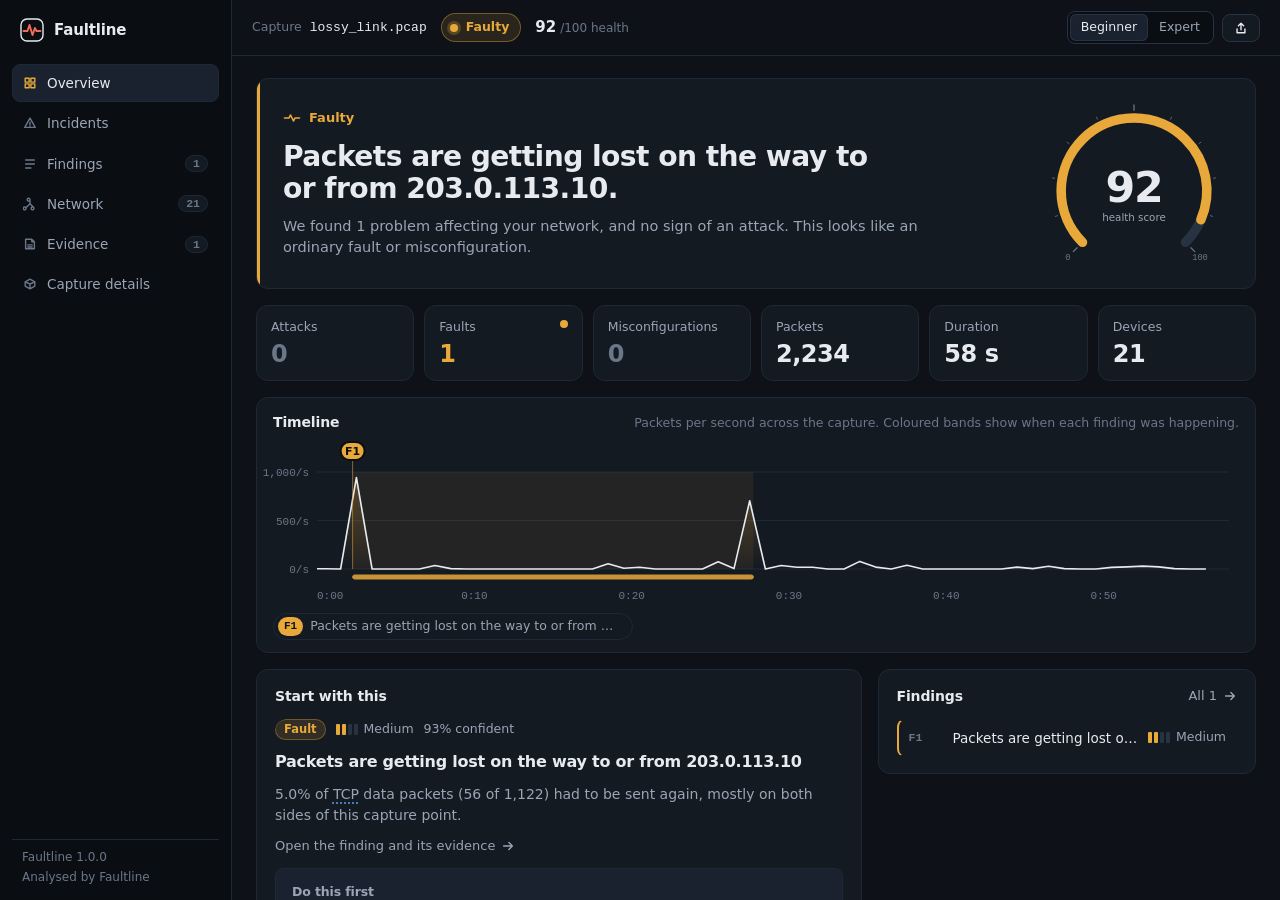
<file: docs/examples/lossy_link.html>
<!DOCTYPE html>
<html lang="en">
<head>
<meta charset="utf-8">
<meta http-equiv="Content-Security-Policy" content="default-src &#x27;none&#x27;; script-src &#x27;sha256-ctoquEir3794ALZNpUcv2tEl3cZBvgRZR6IKuWjICKg=&#x27;; style-src &#x27;sha256-8ZL1HhOX4mK3O0ajT1dtf+nxtz8anHG6JlFjmfH65T8=&#x27;; img-src data:; font-src &#x27;none&#x27;; connect-src &#x27;none&#x27;; object-src &#x27;none&#x27;; media-src &#x27;none&#x27;; frame-src &#x27;none&#x27;; worker-src &#x27;none&#x27;; manifest-src &#x27;none&#x27;; base-uri &#x27;none&#x27;; form-action &#x27;none&#x27;">
<meta name="referrer" content="no-referrer">
<meta name="viewport" content="width=device-width, initial-scale=1">
<meta name="color-scheme" content="dark light">
<meta name="generator" content="Faultline">
<link rel="icon" href="data:image/svg+xml,%3Csvg%20xmlns%3D%22http%3A%2F%2Fwww.w3.org%2F2000%2Fsvg%22%20viewBox%3D%220%200%2024%2024%22%3E%3Crect%20x%3D%221%22%20y%3D%221%22%20width%3D%2222%22%20height%3D%2222%22%20rx%3D%226%22%20fill%3D%22%23131c2a%22%20stroke%3D%22%23ece7dc%22%20stroke-width%3D%221.4%22%2F%3E%3Cpath%20d%3D%22M3.5%2013h4l2-6%203%2010%202.4-7%201.6%203h4%22%20fill%3D%22none%22%20stroke%3D%22%23ff6a5c%22%20stroke-width%3D%221.9%22%20stroke-linecap%3D%22round%22%20stroke-linejoin%3D%22round%22%2F%3E%3C%2Fsvg%3E">
<title>Faulty: lossy_link.pcap | Faultline</title>
<style>/* Faultline console: one stylesheet for the exported report and the dashboard.
   App shell (sidebar + top bar + views), dark by default, system fonts only. */
:root {
  --bg: #0e1218;
  --bg-deep: #0a0d12;
  --surface: #141a22;
  --surface-2: #1a2230;
  --line: #273243;
  --line-soft: #1f2836;
  --text: #e7eaef;
  --muted: #9aa5b5;
  --faint: #6b7788;
  --attack: #f26b5b;
  --fault: #e8a93a;
  --misconfig: #5fa5f5;
  --ok: #3fc98f;
  --info: #9aa5b5;
  --focus: #ffd98a;
  --status: var(--info);
  --c: var(--info);
  --r: 8px;
  --side-w: 232px;
  --top-h: 56px;
  --sans: system-ui, -apple-system, "Segoe UI", Roboto, "Helvetica Neue", Arial, sans-serif;
  --display: var(--sans);
  --mono: ui-monospace, "SF Mono", SFMono-Regular, Menlo, Consolas, "Liberation Mono", monospace;
  color-scheme: dark;
}
[data-status="under_attack"], .s-under_attack { --status: var(--attack); }
[data-status="faulty"], .s-faulty { --status: var(--fault); }
[data-status="minor_issues"], .s-minor_issues { --status: var(--misconfig); }
[data-status="healthy"], .s-healthy { --status: var(--ok); }
.c-attack { --c: var(--attack); }
.c-fault { --c: var(--fault); }
.c-misconfig { --c: var(--misconfig); }
.c-info, .c-sample { --c: var(--info); }
.c-ok, .c-clean { --c: var(--ok); }
.c-corrupt, .c-hostile { --c: #b98cf6; }

* { box-sizing: border-box; }
html { height: 100%; }
body {
  margin: 0; height: 100%; overflow: hidden;
  background: var(--bg); color: var(--text);
  font: 14px/1.5 var(--sans);
  -webkit-font-smoothing: antialiased; text-rendering: optimizeLegibility;
  font-variant-numeric: tabular-nums;
}
a { color: inherit; }
button { font: inherit; color: inherit; }
h1, h2, h3, h4, h5 { margin: 0; font-weight: 600; letter-spacing: -.01em; }
p { margin: 0; }
:focus-visible { outline: 2px solid var(--focus); outline-offset: 2px; border-radius: 4px; }
code, .mono { font-family: var(--mono); font-size: .92em; }
code { background: var(--bg-deep); border: 1px solid var(--line-soft); border-radius: 5px; padding: .05em .4em; white-space: pre-wrap; word-break: break-word; }
.sr-only { position: absolute; width: 1px; height: 1px; overflow: hidden; clip: rect(0 0 0 0); white-space: nowrap; }
noscript p { padding: 24px; }
#app { height: 100%; }

/* ---------- shell ---------- */
.shell { display: grid; grid-template-columns: var(--side-w) minmax(0, 1fr); height: 100%; }
.side { display: flex; flex-direction: column; background: var(--bg-deep); border-right: 1px solid var(--line-soft); padding: 14px 12px; gap: 12px; min-height: 0; }
.brand { display: flex; align-items: center; gap: 10px; text-decoration: none; padding: 4px 8px; font-weight: 700; font-size: 15px; letter-spacing: -.01em; color: var(--text); border-radius: var(--r); }
.brand svg { color: var(--attack); flex: none; }
.brand .brand-box { stroke: var(--text); }
.nav { margin: 6px 0 0; padding: 0; list-style: none; display: grid; gap: 2px; }
.nav-item { display: flex; align-items: center; gap: 10px; padding: 8px 10px; border-radius: var(--r); text-decoration: none; color: var(--muted); font-weight: 500; font-size: 13.5px; border: 1px solid transparent; }
.nav-item svg { flex: none; color: var(--faint); }
.nav-item:hover { color: var(--text); background: var(--surface); }
.nav-item[aria-current="page"] { color: var(--text); background: var(--surface-2); border-color: var(--line-soft); }
.nav-item[aria-current="page"] svg { color: var(--status); }
.nav-count { margin-left: auto; font: 600 11.5px var(--mono); color: var(--faint); background: var(--surface); border: 1px solid var(--line-soft); border-radius: 999px; padding: 1px 7px; min-width: 22px; text-align: center; }
.nav-item[aria-current="page"] .nav-count { color: var(--text); }
.nav-count.warn { color: var(--fault); border-color: color-mix(in srgb, var(--fault) 40%, transparent); }
.side-foot { margin-top: auto; padding: 8px 10px 0; font-size: 12px; color: var(--faint); border-top: 1px solid var(--line-soft); }
.side-foot p + p { margin-top: 2px; }
.stage { display: flex; flex-direction: column; min-width: 0; min-height: 0; }
.topbar { display: flex; align-items: center; gap: 14px; height: var(--top-h); padding: 0 20px; border-bottom: 1px solid var(--line-soft); background: var(--bg); flex: none; }
.topbar .menu { display: none; }
.crumb { display: flex; align-items: baseline; gap: 8px; min-width: 0; }
.crumb-label { color: var(--faint); font-size: 12.5px; }
.crumb-name { font-size: 13px; font-weight: 500; overflow: hidden; text-overflow: ellipsis; white-space: nowrap; max-width: 34ch; }
.mini-verdict { display: inline-flex; align-items: center; gap: 8px; padding: 4px 11px 4px 8px; border-radius: 999px; text-decoration: none; font-size: 12.5px; color: var(--status); background: color-mix(in srgb, var(--status) 12%, transparent); border: 1px solid color-mix(in srgb, var(--status) 40%, transparent); white-space: nowrap; }
.mini-verdict .dot { width: 8px; height: 8px; border-radius: 50%; background: var(--status); box-shadow: 0 0 0 3px color-mix(in srgb, var(--status) 25%, transparent); }
.mini-verdict b { font-weight: 600; }
.health { display: inline-flex; align-items: baseline; gap: 4px; color: var(--faint); font-size: 12px; white-space: nowrap; }
.health b { color: var(--text); font-size: 15px; font-weight: 700; }
.tools { margin-left: auto; display: flex; align-items: center; gap: 8px; }
.views { flex: 1; min-height: 0; overflow: auto; padding: 22px 24px 40px; scroll-behavior: smooth; }
.view[hidden] { display: none; }
.view { display: grid; gap: 16px; max-width: 1480px; margin: 0 auto; animation: fade .18s ease; }
.view-head { display: flex; align-items: flex-end; justify-content: space-between; gap: 16px; flex-wrap: wrap; }
.view-head h2 { font-size: 20px; }
.view-head p { color: var(--muted); margin-top: 2px; max-width: 70ch; }
.view-head h2:focus { outline: none; }

/* ---------- controls ---------- */
.btn { display: inline-flex; align-items: center; gap: 7px; padding: 6px 11px; border-radius: var(--r); border: 1px solid var(--line); background: var(--surface); color: var(--text); font-size: 13px; font-weight: 500; cursor: pointer; text-decoration: none; white-space: nowrap; line-height: 1.3; }
.btn:hover { background: var(--surface-2); border-color: #34425a; }
.btn.primary { background: var(--text); color: var(--bg); border-color: var(--text); font-weight: 600; }
.btn.primary:hover { background: #fff; }
.btn.big { padding: 10px 16px; font-size: 14px; }
.btn.icon { padding: 6px; }
.btn.small { padding: 5px 10px; font-size: 12.5px; color: var(--muted); }
.btn.small:hover { color: var(--text); }
.btn.small svg { transition: transform .2s ease; }
.btn.small[aria-expanded="true"] svg { transform: rotate(180deg); }
.segmented { display: inline-flex; padding: 2px; border-radius: var(--r); border: 1px solid var(--line); background: var(--bg-deep); }
.segmented button { border: 0; background: transparent; color: var(--muted); padding: 4px 11px; border-radius: 6px; font-size: 12.5px; font-weight: 500; cursor: pointer; }
.segmented button[aria-pressed="true"] { background: var(--surface-2); color: var(--text); box-shadow: inset 0 0 0 1px var(--line); }
.linkish { background: none; border: 0; padding: 0; color: var(--text); text-decoration: underline; text-decoration-color: var(--faint); text-underline-offset: 3px; cursor: pointer; font-size: inherit; text-align: left; }
.linkish:hover { text-decoration-color: var(--text); }
.linkish.arrow { display: inline-flex; align-items: center; gap: 6px; text-decoration: none; color: var(--muted); font-size: 13px; font-weight: 500; }
.linkish.arrow:hover { color: var(--text); }
.chips { display: flex; gap: 6px; flex-wrap: wrap; }
.chip { border: 1px solid var(--line); background: transparent; border-radius: 999px; padding: 4px 10px; font-size: 12.5px; color: var(--muted); cursor: pointer; display: inline-flex; gap: 6px; align-items: center; }
.chip:hover { color: var(--text); }
.chip[aria-pressed="true"] { color: var(--bg); background: var(--text); border-color: var(--text); }
.chip .n { font: 600 11px var(--mono); opacity: .8; }
.chip[disabled] { opacity: .4; cursor: default; }
.chip.host { color: var(--text); border-color: var(--focus); background: color-mix(in srgb, var(--focus) 12%, transparent); }
.chip.host .x { font-size: 15px; line-height: 1; }
.chip[hidden] { display: none; }
.search-wrap { display: flex; align-items: center; gap: 8px; padding: 0 10px; border: 1px solid var(--line); border-radius: var(--r); background: var(--bg-deep); color: var(--faint); }
.search-wrap:focus-within { border-color: var(--muted); }
.search { flex: 1; min-width: 0; border: 0; background: transparent; color: var(--text); font: 13px var(--sans); padding: 7px 0; outline: none; }
.search::placeholder { color: var(--faint); }
select, input[type=file] { font: 13px var(--sans); color: var(--text); background: var(--bg-deep); border: 1px solid var(--line); border-radius: var(--r); padding: 7px 10px; min-width: 0; width: 100%; }
select { font-family: var(--mono); font-size: 12.5px; }

/* ---------- panels and tags ---------- */
.panel { background: var(--surface); border: 1px solid var(--line-soft); border-radius: 12px; padding: 16px 18px; min-width: 0; }
.panel > h3 { font-size: 14px; margin-bottom: 12px; }
.panel-head { display: flex; align-items: center; justify-content: space-between; gap: 12px; margin-bottom: 12px; }
.panel-head h3 { font-size: 14px; }
.panel.calm { border-color: color-mix(in srgb, var(--ok) 35%, var(--line-soft)); }
.panel.calm h3 { color: var(--ok); }
.panel.calm p { color: var(--muted); }
.pill { display: inline-flex; align-items: center; gap: 6px; font-size: 11.5px; font-weight: 600; line-height: 1; padding: 4px 8px; border-radius: 999px; color: var(--c); background: color-mix(in srgb, var(--c) 14%, transparent); border: 1px solid color-mix(in srgb, var(--c) 35%, transparent); white-space: nowrap; }
.sev { display: inline-flex; align-items: center; gap: 6px; font-size: 12.5px; color: var(--muted); white-space: nowrap; }
.pips { display: inline-flex; gap: 2px; }
.pips i { width: 4px; height: 11px; border-radius: 1px; background: var(--line); }
.pips i.on { background: var(--c, var(--text)); }
.conf { font-size: 12.5px; color: var(--muted); white-space: nowrap; }
.fid-tag, .fid { font: 600 11.5px var(--mono); color: var(--faint); }
.card-tags { display: flex; align-items: center; gap: 10px; flex-wrap: wrap; }
.badge { display: inline-block; font-family: var(--sans); white-space: nowrap; font-size: 11px; font-weight: 600; padding: 2px 7px; margin: 0 4px 3px 0; border-radius: 5px; background: var(--surface-2); border: 1px solid var(--line); color: var(--text); }
.badge.r-gateway { border-color: color-mix(in srgb, var(--ok) 55%, transparent); color: var(--ok); }
.badge.r-dns-server { border-color: color-mix(in srgb, var(--misconfig) 55%, transparent); color: var(--misconfig); }
.badge.r-dhcp-server { border-color: color-mix(in srgb, var(--fault) 55%, transparent); color: var(--fault); }
.badge.flag { border-color: color-mix(in srgb, var(--attack) 55%, transparent); color: var(--attack); }
.more { color: var(--faint); font-size: 12.5px; }
.empty { padding: 36px 28px; text-align: center; color: var(--muted); border: 1px dashed var(--line); border-radius: 12px; }
.empty h3 { margin-bottom: 6px; font-size: 16px; }
.empty.calm h3 { color: var(--ok); }
.empty p { max-width: 60ch; margin: 0 auto; }
.notices { display: grid; gap: 8px; margin-top: 12px; }
.notice { display: flex; gap: 8px; flex-wrap: wrap; padding: 8px 12px; border-radius: var(--r); font-size: 13px; color: var(--text); background: color-mix(in srgb, var(--fault) 9%, transparent); border: 1px solid color-mix(in srgb, var(--fault) 35%, transparent); }
.notice.privacy { background: color-mix(in srgb, var(--misconfig) 9%, transparent); border-color: color-mix(in srgb, var(--misconfig) 35%, transparent); }
.toast { position: fixed; left: 50%; bottom: 26px; z-index: 50; transform: translate(-50%, 20px); opacity: 0; background: var(--text); color: var(--bg); font-weight: 600; font-size: 13.5px; padding: 10px 16px; border-radius: var(--r); transition: opacity .2s ease, transform .2s ease; pointer-events: none; }
.toast.show { opacity: 1; transform: translate(-50%, 0); }

/* ---------- overview ---------- */
.verdict-card { display: grid; grid-template-columns: minmax(0, 1fr) 190px; gap: 24px; align-items: center; padding: 20px 26px; position: relative; overflow: hidden; }
.verdict-card::before { content: ""; position: absolute; inset: 0 auto 0 0; width: 3px; background: var(--status); }
.status-word { display: inline-flex; align-items: center; gap: 8px; color: var(--status); font-weight: 600; font-size: 13px; }
.status-word .glyph { width: 18px; height: 18px; }
.headline { font-size: clamp(22px, 2.2vw, 30px); line-height: 1.15; letter-spacing: -.02em; margin-top: 8px; max-width: 30ch; }
.headline:focus { outline: none; }
.summary { color: var(--muted); margin-top: 10px; max-width: 72ch; font-size: 14.5px; }
.verdict-gauge { justify-self: end; }
.gauge { width: 100%; max-width: 190px; display: block; }
.gauge .track { stroke: var(--line); }
.gauge .tick { stroke: var(--faint); }
.gauge .value { stroke: var(--status); }
.gauge .num { fill: var(--text); font: 700 54px var(--sans); letter-spacing: -.03em; }
.gauge .lbl { fill: var(--muted); font: 500 13px var(--sans); }
.gauge .end { fill: var(--faint); font: 500 11px var(--mono); }
.kpis { display: grid; grid-template-columns: repeat(6, minmax(0, 1fr)); gap: 10px; }
.kpi { display: grid; gap: 4px; text-align: left; padding: 12px 14px; border-radius: 12px; border: 1px solid var(--line-soft); background: var(--surface); cursor: pointer; position: relative; }
.kpi:hover { border-color: var(--line); background: var(--surface-2); }
.kpi-label { color: var(--muted); font-size: 12.5px; }
.kpi b { font-size: 24px; font-weight: 700; letter-spacing: -.02em; line-height: 1.1; }
.kpi.c-attack b, .kpi.c-fault b, .kpi.c-misconfig b { color: var(--c); }
.kpi.zero b { color: var(--faint); }
.kpi.c-attack:not(.zero)::after, .kpi.c-fault:not(.zero)::after, .kpi.c-misconfig:not(.zero)::after { content: ""; position: absolute; top: 14px; right: 14px; width: 8px; height: 8px; border-radius: 50%; background: var(--c); }
.ov-bottom { display: grid; grid-template-columns: minmax(0, 1.6fr) minmax(0, 1fr); gap: 16px; align-items: start; }
.mini-findings { margin: 0; padding: 0; list-style: none; display: grid; gap: 4px; }
.mini-findings button { width: 100%; display: grid; grid-template-columns: 34px minmax(0, 1fr) auto; gap: 10px; align-items: center; text-align: left; padding: 8px 10px; border-radius: var(--r); border: 1px solid transparent; background: transparent; cursor: pointer; border-left: 2px solid var(--c); }
.mini-findings button:hover { background: var(--surface-2); border-color: var(--line-soft); border-left-color: var(--c); }
.mini-findings .mf-title { overflow: hidden; text-overflow: ellipsis; white-space: nowrap; font-size: 13.5px; }

/* ---------- timeline ---------- */
.seismo { position: relative; margin: 0; padding: 14px 16px 12px; background: var(--surface); border: 1px solid var(--line-soft); border-radius: 12px; }
.seismo-head { display: flex; align-items: baseline; justify-content: space-between; gap: 16px; margin-bottom: 6px; flex-wrap: wrap; }
.seismo-head h2 { font-size: 14px; }
.seismo-head p { color: var(--faint); font-size: 12.5px; }
.chart .trace { stroke: var(--text); }
.chart stop.s0 { stop-color: var(--status); stop-opacity: .22; }

/* ---------- incidents ---------- */
.incidents { display: grid; gap: 14px; }
.incident { position: relative; display: grid; grid-template-columns: minmax(0, 1.3fr) minmax(0, 1fr); border-radius: 12px; overflow: hidden; background: var(--surface); border: 1px solid var(--line-soft); }
.incident::before { content: ""; position: absolute; inset: 0 auto 0 0; width: 3px; background: var(--c); }
.incident-main { padding: 18px 22px 18px 24px; display: grid; gap: 10px; align-content: start; }
.incident .row { display: flex; align-items: center; gap: 10px; flex-wrap: wrap; }
.incident h3 { font-size: 18px; letter-spacing: -.015em; }
.incident .story { color: var(--muted); max-width: 70ch; }
.incident-fix { padding: 18px 20px; background: var(--surface-2); border-left: 1px solid var(--line-soft); }
.incident-fix h4 { font-size: 12.5px; color: var(--muted); margin-bottom: 10px; }
.incident.compact { border: 0; background: transparent; grid-template-columns: 1fr; }
.incident.compact::before { display: none; }
.incident.compact .incident-main { padding: 0; }
.incident.compact .incident-fix { border: 1px solid var(--line-soft); border-radius: var(--r); margin-top: 12px; padding: 14px 16px; }
.incident.compact h3 { font-size: 16px; }
.chain { display: flex; flex-wrap: wrap; align-items: stretch; gap: 0; margin: 4px 0 0; padding: 0; list-style: none; }
.chain li { display: flex; align-items: center; }
.chain li + li::before { content: ""; width: 26px; height: 2px; flex: none; margin: 0 2px; background: linear-gradient(90deg, color-mix(in srgb, var(--c) 70%, transparent), var(--line)); }
.node { display: flex; flex-direction: column; gap: 2px; align-items: flex-start; text-align: left; max-width: 230px; padding: 7px 11px; border-radius: var(--r); cursor: pointer; background: var(--bg-deep); border: 1px solid var(--line); }
.node:hover { border-color: var(--c); }
.node small { display: flex; gap: 6px; font-size: 11px; color: var(--faint); }
.node small b { color: var(--c); font-weight: 600; }
.node span { font-size: 13px; line-height: 1.3; }
.node.root { border-color: color-mix(in srgb, var(--c) 60%, transparent); box-shadow: 0 0 0 3px color-mix(in srgb, var(--c) 12%, transparent); }
.steps { margin: 0; padding: 0; list-style: none; counter-reset: s; display: grid; gap: 9px; }
.steps li { counter-increment: s; display: grid; grid-template-columns: 24px 1fr; gap: 10px; align-items: start; font-size: 13.5px; }
.steps li::before { content: counter(s); display: grid; place-items: center; width: 22px; height: 22px; border-radius: 50%; font: 700 11.5px/1 var(--sans); color: var(--bg); background: var(--text); margin-top: 1px; }
.steps.big li { font-size: 14.5px; gap: 12px; }
.symlink { font-size: 13px; color: var(--muted); display: flex; gap: 6px; flex-wrap: wrap; align-items: center; }

/* ---------- findings: master-detail ---------- */
.fl { display: grid; grid-template-columns: minmax(300px, 380px) minmax(0, 1fr); gap: 16px; align-items: start; min-height: 0; }
.fl-side { display: grid; gap: 10px; position: sticky; top: 0; }
.fl-tools { display: grid; gap: 8px; }
.fl-list { display: grid; gap: 4px; max-height: calc(100vh - var(--top-h) - 190px); overflow: auto; padding-right: 2px; }
.fl-item { display: grid; gap: 5px; text-align: left; width: 100%; padding: 10px 12px 10px 14px; border-radius: 10px; border: 1px solid var(--line-soft); background: var(--surface); cursor: pointer; position: relative; }
.fl-item::before { content: ""; position: absolute; left: 0; top: 10px; bottom: 10px; width: 3px; border-radius: 2px; background: var(--c); opacity: .7; }
.fl-item:hover { background: var(--surface-2); border-color: var(--line); }
.fl-item[aria-selected="true"] { background: var(--surface-2); border-color: color-mix(in srgb, var(--c) 55%, var(--line)); }
.fl-item[aria-selected="true"]::before { opacity: 1; }
.fl-item[hidden] { display: none; }
.fl-top { display: flex; align-items: center; gap: 8px; }
.fl-top .fid { margin-left: auto; }
.fl-title { font-weight: 600; font-size: 13.5px; line-height: 1.35; }
.fl-meta { display: flex; justify-content: space-between; gap: 8px; color: var(--faint); font-size: 12px; }
.fl-detail { min-width: 0; }
.finding { background: var(--surface); border: 1px solid var(--line-soft); border-radius: 12px; overflow: hidden; }
.fd-head { padding: 20px 24px 0; display: grid; gap: 8px; border-left: 3px solid var(--c); }
.fd-head h3 { font-size: 22px; letter-spacing: -.02em; line-height: 1.2; }
.fd-summary { color: var(--muted); font-size: 14.5px; max-width: 80ch; }
.mitre { display: inline-flex; gap: 6px; align-items: center; color: var(--faint); font-size: 12px; }
.mitre b { font: 600 12px var(--mono); color: var(--text); background: var(--bg-deep); border: 1px solid var(--line-soft); border-radius: 5px; padding: 1px 6px; }
.tabs { display: flex; gap: 2px; padding: 14px 24px 0 27px; border-bottom: 1px solid var(--line-soft); overflow-x: auto; }
.tab { border: 0; background: transparent; color: var(--muted); padding: 8px 12px; font-size: 13.5px; font-weight: 500; cursor: pointer; border-bottom: 2px solid transparent; margin-bottom: -1px; white-space: nowrap; border-radius: 6px 6px 0 0; }
.tab:hover { color: var(--text); }
.tab[aria-selected="true"] { color: var(--text); border-bottom-color: var(--text); }
.fd-panel { padding: 20px 24px 24px 27px; display: grid; gap: 20px; }
.fd-panel[hidden] { display: none; }
.block h4 { font-size: 12.5px; color: var(--muted); margin-bottom: 8px; font-weight: 600; }
.block p { font-size: 14.5px; max-width: 80ch; }
.block p + p { margin-top: 8px; }
.analogy { color: var(--muted) !important; padding-left: 12px; border-left: 2px solid var(--line); }
.hostlist { display: flex; flex-wrap: wrap; gap: 6px; margin: 0; padding: 0; list-style: none; }
.hostlist li { overflow-wrap: anywhere; }
.host-btn { font-size: 12.5px; background: var(--bg-deep); border: 1px solid var(--line-soft); border-radius: 6px; padding: 3px 7px; cursor: pointer; color: var(--text); }
.host-btn:hover { border-color: var(--line); }
.tech { font: 12.5px/1.6 var(--mono); color: var(--muted); background: var(--bg-deep); border: 1px solid var(--line-soft); border-radius: var(--r); padding: 12px 14px; margin: 0 0 12px; white-space: pre-wrap; overflow-wrap: anywhere; }
.metrics { display: grid; grid-template-columns: repeat(auto-fill, minmax(170px, 1fr)); gap: 8px 16px; margin: 10px 0 0; font-size: 13px; }
.metrics div { display: flex; flex-direction: column; }
.metrics dt { color: var(--faint); font-size: 11.5px; }
.metrics dd { margin: 0; overflow-wrap: anywhere; }
.expert-only { display: none; }
body.expert .expert-only { display: initial; }
body.expert .tab.expert-only { display: inline-block; }
body.expert .beginner-only { display: none; }

/* ---------- why this verdict: the scoreboard ---------- */
.reason { display: grid; gap: 18px; }
.reason-head h4 { font-size: 12.5px; color: var(--muted); margin-bottom: 6px; font-weight: 600; }
.reason .lead { font-size: 17px; font-weight: 600; letter-spacing: -.01em; max-width: 70ch; line-height: 1.35; }
.scoreboard { display: grid; gap: 10px; padding: 16px 18px; border-radius: 10px; background: var(--bg-deep); border: 1px solid var(--line-soft); }
.scorebar { display: flex; height: 14px; border-radius: 4px; overflow: hidden; background: var(--line-soft); }
.scorebar i { display: block; height: 100%; background: var(--c); min-width: 0; }
.scorebar i + i { box-shadow: -2px 0 0 var(--bg-deep); }
.scorekey { display: flex; gap: 18px; margin: 0; padding: 0; list-style: none; font-size: 13px; color: var(--muted); flex-wrap: wrap; }
.scorekey li { display: inline-flex; align-items: center; gap: 7px; }
.scorekey i { width: 10px; height: 10px; border-radius: 2px; background: var(--c); }
.scorekey b { color: var(--text); font-size: 14px; }
.scorekey li.win span { color: var(--text); font-weight: 600; }
.hyps { display: grid; grid-template-columns: repeat(auto-fit, minmax(240px, 1fr)); gap: 12px; }
.hyp { padding: 14px 16px; border-radius: 10px; border: 1px solid var(--line-soft); background: var(--surface-2); border-top: 2px solid var(--c); }
.hyp.win { background: color-mix(in srgb, var(--c) 7%, var(--surface-2)); }
.hyp h5 { margin: 0 0 10px; font-size: 13px; color: var(--c); display: flex; gap: 8px; align-items: baseline; justify-content: space-between; }
.hyp h5 .n { color: var(--faint); font-weight: 500; font-size: 11.5px; white-space: nowrap; }
.hyp ul { margin: 0; padding: 0; list-style: none; display: grid; gap: 8px; }
.hyp li { display: grid; grid-template-columns: 34px 1fr; gap: 8px; font-size: 13.5px; align-items: baseline; line-height: 1.4; }
.dots { display: inline-flex; gap: 3px; }
.dots i { width: 7px; height: 7px; border-radius: 50%; background: var(--line); }
.dots i.on { background: var(--c); }
.dots i.half { background: linear-gradient(90deg, var(--c) 50%, var(--line) 50%); }
.whynot-wrap h5 { font-size: 12.5px; color: var(--muted); margin-bottom: 10px; font-weight: 600; }
.whynot { margin: 0; padding: 0; list-style: none; display: grid; gap: 10px; }
.whynot li { padding: 12px 14px; border-radius: 10px; border: 1px dashed var(--line); }
.wn-head { display: flex; align-items: center; gap: 10px; margin-bottom: 6px; }
.wn-head b { font-weight: 600; }
.whynot p { color: var(--muted); font-size: 13.5px; }

/* ---------- evidence ---------- */
.evidence-tools { display: flex; align-items: center; gap: 10px; flex-wrap: wrap; margin-bottom: 12px; }
.filter { display: inline-flex; align-items: center; gap: 8px; min-width: 0; max-width: 100%; }
.filter-label { color: var(--faint); font-size: 12px; }
.filter code { max-width: 420px; overflow: hidden; text-overflow: ellipsis; white-space: nowrap; display: inline-block; vertical-align: middle; font-size: 12px; }
.evidence-foot { display: flex; align-items: center; gap: 14px; flex-wrap: wrap; margin-top: 10px; }
.hosts-line { margin-top: 10px; }
.table-scroll { overflow-x: auto; border: 1px solid var(--line-soft); border-radius: 10px; background: var(--bg-deep); }
table { width: 100%; border-collapse: collapse; font-size: 13px; }
th { text-align: left; font-weight: 600; color: var(--faint); font-size: 11.5px; padding: 8px 12px; border-bottom: 1px solid var(--line-soft); white-space: nowrap; background: var(--surface); }
td { padding: 7px 12px; border-bottom: 1px solid var(--line-soft); vertical-align: top; overflow-wrap: anywhere; }
tr:last-child td { border-bottom: 0; }
tbody tr:hover td { background: color-mix(in srgb, var(--text) 3%, transparent); }
th.num, td.num { text-align: right; white-space: nowrap; }
td.num { font-family: var(--mono); font-size: 12.5px; }
td.mono { font-size: 12.5px; }
.packets td.mono:last-child { white-space: pre-wrap; }
.hosts .ext { color: var(--faint); font: 11px var(--sans); }
.ev-groups { display: grid; gap: 14px; }
.ev-group { border-left: 3px solid var(--c); }
.ev-head { display: flex; align-items: flex-start; justify-content: space-between; gap: 16px; flex-wrap: wrap; margin-bottom: 12px; }
.ev-head h3 { font-size: 16px; margin-top: 6px; }
.ev-head .linkish { text-decoration: none; }
.ev-head .linkish:hover { text-decoration: underline; }
.ev-head .evidence-tools { margin: 0; }

/* ---------- network ---------- */
.map-panel { padding: 16px 18px 14px; }
.map-head { display: flex; align-items: baseline; justify-content: space-between; gap: 18px; flex-wrap: wrap; margin-bottom: 10px; }
.map-head h3 { font-size: 14px; }
.map-head p { color: var(--muted); font-size: 12.5px; max-width: 70ch; }

/* ---------- capture ---------- */
.capture-grid { display: grid; grid-template-columns: minmax(0, 1.1fr) minmax(0, 1fr); gap: 16px; align-items: start; }
.capture-col { display: grid; gap: 16px; }
.kv { display: grid; grid-template-columns: 130px 1fr; gap: 9px 16px; margin: 0; font-size: 13.5px; }
.kv dt { color: var(--faint); }
.kv dd { margin: 0; overflow-wrap: anywhere; }
.warnlist { margin: 0; padding: 0; list-style: none; display: grid; gap: 8px; font-size: 13.5px; }
.warnlist li { padding: 8px 12px; border-radius: var(--r); background: color-mix(in srgb, var(--fault) 8%, transparent); border: 1px solid color-mix(in srgb, var(--fault) 30%, transparent); overflow-wrap: anywhere; }
.bars { margin: 0; padding: 0; list-style: none; display: grid; gap: 8px; }
.bars li { display: grid; grid-template-columns: 120px minmax(0, 1fr) 76px; gap: 10px; align-items: center; font-size: 13px; }
.bars .lbl { overflow: hidden; text-overflow: ellipsis; white-space: nowrap; }
.bars .lbl.mono { font-size: 12px; }
.bars .bar { height: 6px; border-radius: 999px; background: var(--line-soft); overflow: hidden; }
.bars .bar i { display: block; height: 100%; border-radius: 999px; background: var(--muted); }
.bars .val { text-align: right; color: var(--muted); font-size: 12.5px; }
.foot-note { color: var(--faint); font-size: 12.5px; }
.foot-note strong { color: var(--muted); }

/* ---------- motion ---------- */
@keyframes fade { from { opacity: 0; } to { opacity: 1; } }
@keyframes draw { to { stroke-dashoffset: 0; } }
@keyframes sweep { from { stroke-dashoffset: var(--arc); } }
@media (prefers-reduced-motion: no-preference) {
  .chart .trace.draw { stroke-dasharray: var(--len); stroke-dashoffset: var(--len); animation: draw 1.4s cubic-bezier(.3, .6, .2, 1) .1s forwards; }
  .chart .fill.draw { opacity: 0; animation: fade .8s ease 1s forwards; }
  .gauge .value.draw { animation: sweep 1.1s cubic-bezier(.3, .6, .2, 1) .1s backwards; }
}
@media (prefers-reduced-motion: reduce) { .view { animation: none; } .views { scroll-behavior: auto; } * { transition-duration: 0s !important; } }

/* ---------- responsive ---------- */
.scrim { display: none; }
@media (max-width: 1180px) {
  :root { --side-w: 60px; }
  .side { padding: 14px 8px; align-items: center; }
  .brand .brand-name, .nav-label, .nav-count, .side-foot { display: none; }
  .nav-item { justify-content: center; padding: 10px; }
  .brand { padding: 4px; }
  .kpis { grid-template-columns: repeat(3, minmax(0, 1fr)); }
  .ov-bottom, .capture-grid { grid-template-columns: 1fr; }
  .fl { grid-template-columns: minmax(260px, 320px) minmax(0, 1fr); }
  .tools .label { display: none; }
}
@media (max-width: 1280px) {
  .btn .label { display: none; }
  .crumb-name { max-width: 20ch; }
}
@media (max-width: 860px) {
  .shell { grid-template-columns: 1fr; }
  .side { position: fixed; inset: 0 auto 0 0; width: 232px; z-index: 40; transform: translateX(-100%); transition: transform .2s ease; align-items: stretch; padding: 14px 12px; }
  .brand .brand-name, .nav-label, .nav-count, .side-foot { display: initial; }
  .nav-item { justify-content: flex-start; padding: 8px 10px; }
  .nav-count { display: inline-block; }
  body.nav-open .side { transform: none; }
  body.nav-open .scrim { display: block; position: fixed; inset: 0; z-index: 30; background: rgba(0, 0, 0, .5); }
  .topbar .menu { display: inline-flex; }
  .topbar { padding: 0 14px; gap: 10px; }
  .health, .crumb-label { display: none; }
  .views { padding: 16px 14px 32px; }
  .verdict-card, .incident, .fl { grid-template-columns: 1fr; }
  .verdict-gauge { justify-self: start; }
  .fl-side { position: static; }
  .fl-list { max-height: 300px; }
  .kpis { grid-template-columns: repeat(2, minmax(0, 1fr)); }
}

/* ---------- print ---------- */
@media print {
  :root { --bg: #fff; --bg-deep: #f5f6f8; --surface: #fff; --surface-2: #f3f4f6; --line: #c9ced6; --line-soft: #dde1e7; --text: #111; --muted: #444; --faint: #666; color-scheme: light; }
  html, body { height: auto; overflow: visible; }
  .shell { display: block; }
  .side, .topbar .tools, .topbar .menu, .toast, .scrim, .tabs, .fl-tools, .chart .cursor { display: none !important; }
  .stage { display: block; }
  .views { overflow: visible; padding: 0; }
  .view, .view[hidden] { display: grid; margin-bottom: 28px; page-break-inside: avoid; animation: none; opacity: 1; }
  .fd-panel[hidden], .fl-item[hidden] { display: grid; }
  .fl { grid-template-columns: 1fr; }
  .fl-list { max-height: none; overflow: visible; }
  .btn, .kpi, .fl-item { border-color: #c9ced6; }
  .map-box .tooltip, .term .tip { display: none !important; }
  .netmap .node .body { fill: #fff; }
}

/* ---------- timeline chart (SVG) ---------- */
.chart { position: relative; min-height: 150px; }
.chart svg { display: block; width: 100%; height: 100%; overflow: visible; }
.chart .grid { stroke: var(--line-soft); stroke-width: 1; }
.chart .axis { fill: var(--faint); font: 11px var(--mono); }
.chart .trace { fill: none; stroke: var(--text); stroke-width: 1.6; stroke-linejoin: round; }
.chart .fill { fill: url(#fl-trace-fill); }
.chart stop.s0 { stop-color: var(--status); stop-opacity: .26; }
.chart stop.s1 { stop-color: var(--status); stop-opacity: 0; }
.k-attack { fill: var(--attack); stroke: var(--attack); --c: var(--attack); }
.k-fault { fill: var(--fault); stroke: var(--fault); --c: var(--fault); }
.k-misconfig { fill: var(--misconfig); stroke: var(--misconfig); --c: var(--misconfig); }
.k-info { fill: var(--info); stroke: var(--info); --c: var(--info); }
.chart .band { stroke: none; }
.chart .stem { stroke-width: 1; opacity: .55; fill: none; }
.chart .pin rect { stroke: var(--bg-deep); stroke-width: 2; }
.chart .band { opacity: .07; }
.chart .band.hot { opacity: .2; }
.chart .lane { opacity: .85; }
.chart .lane.hot { opacity: 1; stroke: var(--text); stroke-width: 1; }
.chart .pin { cursor: pointer; }
.chart .pin-label { font: 700 11px var(--sans); fill: var(--bg-deep); stroke: none; pointer-events: none; }
.chart .cursor { stroke: var(--focus); stroke-width: 1; opacity: 0; pointer-events: none; }
.chart.hovering .cursor { opacity: .8; }
.tooltip {
  position: absolute; top: 0; z-index: 3; pointer-events: none; opacity: 0;
  min-width: 170px; max-width: 280px; padding: 8px 10px; border-radius: 8px;
  background: var(--surface-2); border: 1px solid var(--line); font-size: 12.5px;
  box-shadow: 0 8px 24px rgba(0, 0, 0, .35);
}
.chart.hovering .tooltip { opacity: 1; }
.tooltip b { font-family: var(--mono); font-weight: 600; }
.tooltip ul { margin: 4px 0 0; padding: 0; list-style: none; }
.tooltip li { display: flex; gap: 6px; align-items: baseline; color: var(--muted); }
.tooltip li::before { content: ""; flex: none; width: 7px; height: 7px; border-radius: 2px; background: var(--c); transform: translateY(-1px); }
.legend { display: flex; flex-wrap: wrap; gap: 6px; margin: 10px 0 0; padding: 0; list-style: none; }
.legend button {
  display: inline-flex; align-items: center; gap: 7px; max-width: 360px;
  border: 1px solid var(--line-soft); background: var(--surface); border-radius: 999px;
  padding: 3px 11px 3px 4px; font-size: 12.5px; color: var(--muted); cursor: pointer;
}
.legend button:hover { color: var(--text); border-color: var(--line); }
.legend .fid { font: 600 11px/1 var(--mono); color: var(--bg); background: var(--c); border-radius: 999px; padding: 4px 6px; }
.legend .ltxt { overflow: hidden; text-overflow: ellipsis; white-space: nowrap; }


/* ---------- glossary tooltips ---------- */
.term { position: relative; text-decoration: underline dotted; text-decoration-color: color-mix(in srgb, var(--misconfig) 70%, transparent); text-underline-offset: 3px; text-decoration-thickness: 1.5px; cursor: help; border-radius: 3px; }
.term:hover, .term:focus-visible { text-decoration-style: solid; color: var(--text); }
.term .tip {
  position: absolute; left: 0; bottom: calc(100% + 8px); z-index: 30; width: 290px; max-width: 70vw;
  padding: 9px 11px; border-radius: 9px; background: var(--surface-2); border: 1px solid var(--line);
  color: var(--text); font: 400 13px/1.45 var(--sans); font-style: normal; text-decoration: none;
  box-shadow: 0 10px 28px rgba(0, 0, 0, .45); opacity: 0; visibility: hidden; transform: translateY(4px);
  transition: opacity .12s ease, transform .12s ease; pointer-events: none; white-space: normal; text-align: left;
}
.term .tip.left { left: auto; right: 0; }
.term .tip::after { content: ""; position: absolute; left: 14px; top: 100%; border: 6px solid transparent; border-top-color: var(--line); }
.term .tip.left::after { left: auto; right: 14px; }
.term:hover .tip, .term:focus .tip, .term:focus-visible .tip { opacity: 1; visibility: visible; transform: none; }
body.expert .term { text-decoration: none; cursor: inherit; }
body.expert .term .tip { display: none; }

/* ---------- network map (SVG) ---------- */
.map-box { position: relative; background: var(--bg-deep); border: 1px solid var(--line-soft); border-radius: 12px; overflow: hidden; }
.netmap { display: block; width: 100%; height: auto; max-height: 520px; margin: 0 auto; font-family: var(--sans); }
.netmap .cloud { fill: url(#fl-cloud); stroke: var(--line-soft); stroke-dasharray: 4 5; }
.netmap stop.c0 { stop-color: var(--misconfig); stop-opacity: .14; }
.netmap stop.c1 { stop-color: var(--misconfig); stop-opacity: .02; }
.netmap .cloud-label { fill: var(--faint); font: 600 12px var(--sans); letter-spacing: .08em; text-transform: uppercase; }
.netmap .edge { stroke: var(--line); stroke-linecap: round; opacity: .9; transition: opacity .15s ease, stroke .15s ease; }
.netmap .edge.faint { stroke-dasharray: 3 6; opacity: .55; }
.netmap .edge.hot { stroke: var(--focus); opacity: 1; }
.map-box.hovering .edge:not(.hot), .map-box.has-selection .edge:not(.hot) { opacity: .25; }
.netmap .node { cursor: pointer; outline: none; }
.netmap .node .halo { fill: var(--c, transparent); opacity: 0; transition: opacity .15s ease; }
.netmap .node .body { fill: var(--surface-2); stroke: var(--line); stroke-width: 1.5; transition: stroke .15s ease; }
.netmap .node .glyph { fill: none; stroke: var(--muted); stroke-width: 1.6; stroke-linecap: round; stroke-linejoin: round; }
.netmap .node .label { fill: var(--text); font: 500 11.5px var(--mono); }
.netmap .node .sublabel { fill: var(--faint); font: 500 10.5px var(--sans); }
.netmap .node .count { fill: var(--faint); font: 500 11px var(--sans); }
.netmap .node.k-gateway .body { fill: var(--surface); stroke: var(--ok); stroke-width: 2; }
.netmap .node.k-gateway .glyph { stroke: var(--ok); }
.netmap .node.k-gateway .label { font-size: 12.5px; font-weight: 600; }
.netmap .node.k-hub .body { fill: none; stroke-dasharray: 4 4; }
.netmap .node.k-cloud .body { fill: transparent; stroke: none; }
.netmap .node.k-cloud .glyph { stroke: var(--misconfig); stroke-width: 1.8; fill: color-mix(in srgb, var(--misconfig) 18%, transparent); }
.netmap .node.k-external .body { fill: var(--bg); }
.netmap .node.k-more .body { stroke-dasharray: 3 3; }
.netmap .node.k-more .glyph { stroke-width: 2.4; }
.netmap .node.flag .body { stroke: var(--c); stroke-width: 2.2; }
.netmap .node.flag .glyph { stroke: var(--c); }
.netmap .node.flag .halo { opacity: .12; }
.netmap .node:hover .halo, .netmap .node:focus-visible .halo, .netmap .node.selected .halo { opacity: .28; fill: var(--c, var(--focus)); }
.netmap .node:focus-visible .body { stroke: var(--focus); }
.netmap .node.selected .body { stroke: var(--focus); stroke-width: 2.5; }
.netmap .node.peer .body { stroke: var(--focus); }
.netmap .fbadge circle { fill: var(--c); stroke: var(--bg-deep); stroke-width: 2; }
.netmap .fbadge text { fill: var(--bg-deep); font: 700 10.5px var(--sans); }
.netmap .rbadge rect { fill: var(--bg-deep); stroke-width: 1; }
.netmap .rbadge text { font: 700 8.5px var(--sans); letter-spacing: .02em; }
.netmap .rbadge.b-dns rect { stroke: var(--misconfig); } .netmap .rbadge.b-dns text { fill: var(--misconfig); }
.netmap .rbadge.b-dhcp rect { stroke: var(--fault); } .netmap .rbadge.b-dhcp text { fill: var(--fault); }
.netmap .rbadge.b-rtr rect { stroke: var(--ok); } .netmap .rbadge.b-rtr text { fill: var(--ok); }
.map-box .tooltip { max-width: 320px; min-width: 200px; }
.map-box.hovering .tooltip { opacity: 1; }
.map-tip .names { color: var(--muted); margin-top: 1px; overflow-wrap: anywhere; }
.map-tip dl { display: grid; grid-template-columns: auto 1fr; gap: 2px 10px; margin: 6px 0 0; }
.map-tip dt { color: var(--faint); }
.map-tip dd { margin: 0; overflow-wrap: anywhere; }
.map-tip .warn { color: var(--attack); }
.map-tip .hint { margin-top: 6px; color: var(--faint); font-size: 12px; }
.map-tip ul { margin-top: 6px; }
.map-legend { display: flex; flex-wrap: wrap; gap: 6px 16px; margin: 12px 0 0; padding: 0; list-style: none; font-size: 12.5px; color: var(--muted); }
.map-legend li { display: inline-flex; align-items: center; gap: 7px; }
.map-legend i { width: 12px; height: 12px; border-radius: 50%; border: 1.5px solid var(--line); background: var(--surface-2); flex: none; }
.map-legend .l-router i { border-color: var(--ok); border-width: 2px; }
.map-legend .l-ext i { background: var(--bg); border-color: var(--misconfig); border-style: dashed; }
.map-legend .l-attack i { border-color: var(--attack); background: color-mix(in srgb, var(--attack) 25%, var(--surface-2)); }
.map-legend .l-fault i { border-color: var(--fault); background: color-mix(in srgb, var(--fault) 25%, var(--surface-2)); }
.map-legend .l-misconfig i { border-color: var(--misconfig); background: color-mix(in srgb, var(--misconfig) 25%, var(--surface-2)); }
.map-legend .l-edge i { width: 22px; height: 0; border: 0; border-top: 3px solid var(--line); border-radius: 2px; }
.map-legend .l-badge i { width: auto; height: auto; border-radius: 4px; border-color: var(--misconfig); background: var(--bg-deep); font: 700 8px var(--sans); color: var(--misconfig); padding: 1px 4px; }
.map-legend .l-badge i::before { content: "DNS"; }
.map-text { margin-top: 10px; font-size: 13px; color: var(--muted); }
.map-text summary { cursor: pointer; color: var(--faint); }
.map-text ul { margin: 6px 0 0; padding-left: 18px; display: grid; gap: 3px; font-family: var(--mono); font-size: 12px; }
</style>
</head>
<body>
<div id="app"></div>
<noscript><p>This report needs JavaScript to display. The raw data is embedded in this file as JSON.</p></noscript>
<script type="application/json" id="faultline-data">{"tool":{"name":"Faultline","version":"1.0.0"},"generated_at":"2026-11-01T17:51:23+05:30","capture":{"name":"lossy_link.pcap","format":"pcap","compressed":false,"file_bytes":1720179,"packets":2234,"bytes_captured":1684411,"linktypes":[1],"first_ts":1793462399.997706,"last_ts":1793462457.96564,"duration":57.967934131622314,"truncated":false,"limited":false,"warnings":[],"sha256":"798849c98856accb84ab07501c23e296503b6c32092e843ba7725e5e3ee2e82d","malformed_packets":0},"verdict":{"status":"faulty","headline":"Packets are getting lost on the way to or from 203.0.113.10.","summary":"We found 1 problem affecting your network, and no sign of an attack. This looks like an ordinary fault or misconfiguration.","score":92,"counts":{"attack":0,"fault":1,"misconfig":0,"info":0}},"findings":[{"id":"F1","kind":"tcp.retransmissions","category":"fault","severity":2,"severity_name":"medium","confidence":0.93,"title":"Packets are getting lost on the way to or from 203.0.113.10","summary":"5.0% of TCP data packets (56 of 1,122) had to be sent again, mostly on both sides of this capture point.","explanation":"When a packet is lost, TCP notices that the other side never confirmed it and sends it again (a retransmission). Each resend costs time, and TCP also slows down on purpose because it assumes the network is overloaded, so pages load slowly and downloads crawl. Losses are spread over both sides of the capture point (53.6% near the local devices, 46.4% towards 203.0.113.10), which points to general congestion rather than one bad link.","analogy":"Like a phone call where every so often a word drops out and you have to say the sentence again, and you start talking slower to be understood.","cause":"Congestion or a faulty link somewhere on the path; the evidence does not pin it to one side.","fix":["On the affected device, check the link first: for Wi-Fi move closer to the access point or try a cable; for Ethernet swap the cable and switch port.","Look at interface error counters: `ethtool -S eth0` / `ip -s link` on Linux, `netstat -e` on Windows; rising CRC/FCS errors or drops confirm a bad link, and a duplex mismatch shows up as late collisions (`ethtool eth0`).","Measure the path loss beyond the capture point: `mtr -rwc 100 203.0.113.10` (Linux/macOS) or `pathping` (Windows); loss that starts at one hop and continues to the end shows where it begins.","Check whether the Internet uplink is saturated (router traffic graphs); if it is, enable QoS/SQM on the router or reduce the load.","Check the router/switch logs for interface errors or flapping links during the capture window."],"technical":"56 retransmissions over 1,122 data segments (5.0%): client→server 0.0% (0/58), server→client 5.3% (56/1,064). Fast retransmissions 14, RTO retransmissions 42, spurious 0, duplicate ACKs 637, out-of-order 0, 'previous segment not captured' 25 (of which 0 were later ACKed without being seen, i.e. capture drops). Loss localisation from the capture point: client side 30, server side 26 (original seen then resent = loss after the capture point; hole filled late = loss before it; spurious = ACK lost on its way back).","mitre":null,"hosts":["192.168.1.10","203.0.113.10"],"packets":[56,291,364,366,369,370,371,372,373,454,490,502,610,724,725,774,796,815,818,846,930,931,932,935,938,1257,1259,1260,1346,1347,1348,1359,1411,1444,1445,1446,1510,1549,1579,1654,1655,1657,1661,1663,1664,1687,1694,1748,1786,1795,1828,1834,1838,1840,1841,1844],"packet_total":56,"first_ts":1793462402.26119,"last_ts":1793462427.73475,"metrics":{"retransmissions":56,"data_segments":1122,"retrans_rate":0.0499,"rate_client_to_server":0.0,"rate_server_to_client":0.0526,"fast_retransmissions":14,"rto_retransmissions":42,"spurious_retransmissions":0,"dup_acks":637,"out_of_order":0,"lost_segment_gaps":25,"capture_drops":0,"loss_client_side":30,"loss_server_side":26,"loss_location":"both","worst_flows":[{"flow":"192.168.1.10:51360 → 203.0.113.10:443","retransmissions":31,"segments":366,"rate":0.0847},{"flow":"192.168.1.10:51358 → 203.0.113.10:443","retransmissions":25,"segments":497,"rate":0.0503}]},"indicators":[{"text":"5.0% of data segments were retransmitted across 2 connections","supports":"fault","weight":1.5},{"text":"Normal TCP recovery behaviour (14 fast and 42 timeout retransmissions): endpoints are reacting to real loss","supports":"fault","weight":1.0},{"text":"637 duplicate ACKs: receivers report missing data","supports":"fault","weight":0.5},{"text":"No sign of deliberate interference: the loss pattern matches congestion or a bad link","supports":"fault","weight":0.5}],"scores":{"fault":4.0},"alternatives":[],"symptom_of":null,"incident":null,"evidence_lines":[{"no":56,"ts":1793462402.26119,"rel":2.263484,"summary":"TCP 203.0.113.10:443 → 192.168.1.10:51358 [PA] seq=969592635 ack=2402560149 win=2047 len=1460"},{"no":291,"ts":1793462402.379476,"rel":2.38177,"summary":"TCP 203.0.113.10:443 → 192.168.1.10:51358 [PA] seq=969804335 ack=2402560149 win=2047 len=1460"},{"no":364,"ts":1793462402.39205,"rel":2.394344,"summary":"TCP 203.0.113.10:443 → 192.168.1.10:51358 [PA] seq=969764915 ack=2402560149 win=2047 len=1460"},{"no":366,"ts":1793462402.393619,"rel":2.395913,"summary":"TCP 203.0.113.10:443 → 192.168.1.10:51358 [PA] seq=969789735 ack=2402560149 win=2047 len=1460"},{"no":369,"ts":1793462402.417346,"rel":2.41964,"summary":"TCP 203.0.113.10:443 → 192.168.1.10:51358 [PA] seq=969862735 ack=2402560149 win=2047 len=1460"},{"no":370,"ts":1793462402.422217,"rel":2.424511,"summary":"TCP 203.0.113.10:443 → 192.168.1.10:51358 [PA] seq=969874415 ack=2402560149 win=2047 len=1460"},{"no":371,"ts":1793462402.423111,"rel":2.425405,"summary":"TCP 203.0.113.10:443 → 192.168.1.10:51358 [PA] seq=969877335 ack=2402560149 win=2047 len=1460"},{"no":372,"ts":1793462402.424159,"rel":2.426453,"summary":"TCP 203.0.113.10:443 → 192.168.1.10:51358 [PA] seq=969817475 ack=2402560149 win=2047 len=1460"},{"no":373,"ts":1793462402.424887,"rel":2.427181,"summary":"TCP 203.0.113.10:443 → 192.168.1.10:51358 [PA] seq=969829155 ack=2402560149 win=2047 len=1460"},{"no":454,"ts":1793462402.430327,"rel":2.432621,"summary":"TCP 203.0.113.10:443 → 192.168.1.10:51358 [PA] seq=969830615 ack=2402560149 win=2047 len=1460"},{"no":490,"ts":1793462402.461268,"rel":2.463562,"summary":"TCP 203.0.113.10:443 → 192.168.1.10:51358 [PA] seq=969900695 ack=2402560149 win=2047 len=1460"},{"no":502,"ts":1793462402.463597,"rel":2.465891,"summary":"TCP 203.0.113.10:443 → 192.168.1.10:51358 [PA] seq=969912375 ack=2402560149 win=2047 len=1460"},{"no":610,"ts":1793462402.47695,"rel":2.479244,"summary":"TCP 203.0.113.10:443 → 192.168.1.10:51358 [PA] seq=969947415 ack=2402560149 win=2047 len=1460"},{"no":724,"ts":1793462402.510144,"rel":2.512438,"summary":"TCP 203.0.113.10:443 → 192.168.1.10:51358 [PA] seq=970020415 ack=2402560149 win=2047 len=1460"},{"no":725,"ts":1793462402.51486,"rel":2.517154,"summary":"TCP 203.0.113.10:443 → 192.168.1.10:51358 [PA] seq=969982455 ack=2402560149 win=2047 len=1460"},{"no":774,"ts":1793462402.540006,"rel":2.5423,"summary":"TCP 203.0.113.10:443 → 192.168.1.10:51358 [PA] seq=970126995 ack=2402560149 win=2047 len=1460"},{"no":796,"ts":1793462402.541415,"rel":2.543709,"summary":"TCP 203.0.113.10:443 → 192.168.1.10:51358 [PA] seq=970116775 ack=2402560149 win=2047 len=1460"},{"no":815,"ts":1793462402.542576,"rel":2.54487,"summary":"TCP 203.0.113.10:443 → 192.168.1.10:51358 [PA] seq=970122615 ack=2402560149 win=2047 len=1460"},{"no":818,"ts":1793462402.542698,"rel":2.544992,"summary":"TCP 203.0.113.10:443 → 192.168.1.10:51358 [PA] seq=970131375 ack=2402560149 win=2047 len=1460"},{"no":846,"ts":1793462402.547967,"rel":2.550261,"summary":"TCP 203.0.113.10:443 → 192.168.1.10:51358 [PA] seq=970083195 ack=2402560149 win=2047 len=1460"},{"no":930,"ts":1793462402.577877,"rel":2.580171,"summary":"TCP 203.0.113.10:443 → 192.168.1.10:51358 [PA] seq=970220435 ack=2402560149 win=2047 len=1460"},{"no":931,"ts":1793462402.579191,"rel":2.581485,"summary":"TCP 203.0.113.10:443 → 192.168.1.10:51358 [PA] seq=970191235 ack=2402560149 win=2047 len=1460"},{"no":932,"ts":1793462402.590546,"rel":2.59284,"summary":"TCP 203.0.113.10:443 → 192.168.1.10:51358 [PA] seq=970185395 ack=2402560149 win=2047 len=1460"},{"no":935,"ts":1793462402.592984,"rel":2.595278,"summary":"TCP 203.0.113.10:443 → 192.168.1.10:51358 [PA] seq=970213135 ack=2402560149 win=2047 len=1460"},{"no":938,"ts":1793462402.613159,"rel":2.615453,"summary":"TCP 203.0.113.10:443 → 192.168.1.10:51358 [PA] seq=970249635 ack=2402560149 win=2047 len=1460"},{"no":1257,"ts":1793462427.311424,"rel":27.313718,"summary":"TCP 203.0.113.10:443 → 192.168.1.10:51360 [PA] seq=2867799814 ack=4212879527 win=2047 len=1460"},{"no":1259,"ts":1793462427.313016,"rel":27.31531,"summary":"TCP 203.0.113.10:443 → 192.168.1.10:51360 [PA] seq=2867811494 ack=4212879527 win=2047 len=1460"},{"no":1260,"ts":1793462427.315648,"rel":27.317942,"summary":"TCP 203.0.113.10:443 → 192.168.1.10:51360 [PA] seq=2867805654 ack=4212879527 win=2047 len=1460"},{"no":1346,"ts":1793462427.360186,"rel":27.36248,"summary":"TCP 203.0.113.10:443 → 192.168.1.10:51360 [PA] seq=2867864054 ack=4212879527 win=2047 len=1460"},{"no":1347,"ts":1793462427.367293,"rel":27.369587,"summary":"TCP 203.0.113.10:443 → 192.168.1.10:51360 [PA] seq=2867893254 ack=4212879527 win=2047 len=1460"},{"no":1348,"ts":1793462427.368408,"rel":27.370702,"summary":"TCP 203.0.113.10:443 → 192.168.1.10:51360 [PA] seq=2867833394 ack=4212879527 win=2047 len=1460"},{"no":1359,"ts":1793462427.370355,"rel":27.372649,"summary":"TCP 203.0.113.10:443 → 192.168.1.10:51360 [PA] seq=2867887414 ack=4212879527 win=2047 len=1460"},{"no":1411,"ts":1793462427.373664,"rel":27.375958,"summary":"TCP 203.0.113.10:443 → 192.168.1.10:51360 [PA] seq=2867871354 ack=4212879527 win=2047 len=1460"},{"no":1444,"ts":1793462427.408745,"rel":27.411039,"summary":"TCP 203.0.113.10:443 → 192.168.1.10:51360 [PA] seq=2867928294 ack=4212879527 win=2047 len=1460"},{"no":1445,"ts":1793462427.408964,"rel":27.411258,"summary":"TCP 203.0.113.10:443 → 192.168.1.10:51360 [PA] seq=2867906394 ack=4212879527 win=2047 len=1460"},{"no":1446,"ts":1793462427.409066,"rel":27.41136,"summary":"TCP 203.0.113.10:443 → 192.168.1.10:51360 [PA] seq=2867912234 ack=4212879527 win=2047 len=1460"},{"no":1510,"ts":1793462427.414525,"rel":27.416819,"summary":"TCP 203.0.113.10:443 → 192.168.1.10:51360 [PA] seq=2867950194 ack=4212879527 win=2047 len=1460"},{"no":1549,"ts":1793462427.446634,"rel":27.448928,"summary":"TCP 203.0.113.10:443 → 192.168.1.10:51360 [PA] seq=2867985234 ack=4212879527 win=2047 len=1460"},{"no":1579,"ts":1793462427.450916,"rel":27.45321,"summary":"TCP 203.0.113.10:443 → 192.168.1.10:51360 [PA] seq=2868008594 ack=4212879527 win=2047 len=1460"},{"no":1654,"ts":1793462427.460292,"rel":27.462586,"summary":"TCP 203.0.113.10:443 → 192.168.1.10:51360 [PA] seq=2867991074 ack=4212879527 win=2047 len=1460"}]}],"incidents":[],"hosts":[{"ip":"192.168.1.10","macs":["f4:5c:89:10:aa:01"],"first_ts":1793462402.0,"last_ts":1793462427.984421,"packets_sent":772,"packets_recv":870,"bytes_sent":69750,"roles":[],"names":[],"local":true},{"ip":"192.168.1.21","macs":["00:1a:a0:15:b5:24"],"first_ts":1793462425.158492,"last_ts":1793462447.043419,"packets_sent":44,"packets_recv":51,"bytes_sent":5770,"roles":[],"names":[],"local":true},{"ip":"192.168.1.45","macs":["e4:5f:01:19:cd:40"],"first_ts":1793462418.159392,"last_ts":1793462429.625825,"packets_sent":38,"packets_recv":51,"bytes_sent":3869,"roles":[],"names":[],"local":true},{"ip":"192.168.1.12","macs":["a4:83:e7:12:ac:0f"],"first_ts":1793462402.913421,"last_ts":1793462454.108682,"packets_sent":34,"packets_recv":43,"bytes_sent":4169,"roles":[],"names":[],"local":true},{"ip":"192.168.1.40","macs":["8c:85:90:18:c8:39"],"first_ts":1793462419.902535,"last_ts":1793462426.3827,"packets_sent":33,"packets_recv":42,"bytes_sent":4567,"roles":[],"names":[],"local":true},{"ip":"192.168.1.60","macs":["9c:b6:d0:1b:dc:4e"],"first_ts":1793462444.450727,"last_ts":1793462453.100041,"packets_sent":30,"packets_recv":35,"bytes_sent":3513,"roles":[],"names":[],"local":true},{"ip":"192.168.1.15","macs":["dc:a6:32:13:af:16"],"first_ts":1793462407.623911,"last_ts":1793462457.96564,"packets_sent":29,"packets_recv":33,"bytes_sent":3960,"roles":[],"names":[],"local":true},{"ip":"192.168.1.11","macs":["3c:22:fb:11:ab:08"],"first_ts":1793462430.781781,"last_ts":1793462435.600914,"packets_sent":25,"packets_recv":27,"bytes_sent":3214,"roles":[],"names":[],"local":true},{"ip":"192.168.1.1","macs":["3c:84:6a:12:34:01"],"first_ts":1793462399.998339,"last_ts":1793462457.343007,"packets_sent":20,"packets_recv":20,"bytes_sent":1909,"roles":["dns-server","gateway"],"names":[],"local":true},{"ip":"192.168.1.55","macs":["c8:e2:65:1a:d7:47"],"first_ts":1793462434.327036,"last_ts":1793462435.163079,"packets_sent":13,"packets_recv":14,"bytes_sent":1541,"roles":[],"names":[],"local":true},{"ip":"192.168.1.20","macs":["b8:27:eb:14:b4:1d"],"first_ts":1793462450.7203,"last_ts":1793462451.648047,"packets_sent":13,"packets_recv":13,"bytes_sent":1737,"roles":[],"names":[],"local":true},{"ip":"192.168.1.31","macs":["f0:18:98:17:bf:32"],"first_ts":1793462399.997706,"last_ts":1793462452.462319,"packets_sent":1,"packets_recv":1,"bytes_sent":81,"roles":[],"names":[],"local":true},{"ip":"203.0.113.10","macs":[],"first_ts":1793462402.02442,"last_ts":1793462427.984421,"packets_sent":869,"packets_recv":771,"bytes_sent":1306636,"roles":[],"names":[],"local":false},{"ip":"203.0.113.25","macs":[],"first_ts":1793462434.352787,"last_ts":1793462451.648047,"packets_sent":61,"packets_recv":54,"bytes_sent":49863,"roles":[],"names":[],"local":false},{"ip":"203.0.113.81","macs":[],"first_ts":1793462407.642836,"last_ts":1793462445.200694,"packets_sent":60,"packets_recv":47,"bytes_sent":60289,"roles":[],"names":[],"local":false},{"ip":"198.51.100.20","macs":[],"first_ts":1793462425.178522,"last_ts":1793462454.108682,"packets_sent":51,"packets_recv":41,"bytes_sent":48998,"roles":[],"names":[],"local":false},{"ip":"198.51.100.44","macs":[],"first_ts":1793462429.209678,"last_ts":1793462453.100041,"packets_sent":42,"packets_recv":33,"bytes_sent":44165,"roles":[],"names":[],"local":false},{"ip":"93.184.216.34","macs":[],"first_ts":1793462434.443586,"last_ts":1793462434.849744,"packets_sent":30,"packets_recv":21,"bytes_sent":35922,"roles":[],"names":[],"local":false},{"ip":"198.51.100.5","macs":[],"first_ts":1793462435.307297,"last_ts":1793462457.96564,"packets_sent":18,"packets_recv":18,"bytes_sent":10269,"roles":[],"names":[],"local":false},{"ip":"203.0.113.80","macs":[],"first_ts":1793462430.804675,"last_ts":1793462431.43531,"packets_sent":18,"packets_recv":16,"bytes_sent":16433,"roles":[],"names":[],"local":false},{"ip":"198.51.100.60","macs":[],"first_ts":1793462419.908496,"last_ts":1793462420.354186,"packets_sent":11,"packets_recv":11,"bytes_sent":6832,"roles":[],"names":[],"local":false}],"stats":{"protocols":{"TCP":2058,"TLS":112,"DNS":40,"ARP":22,"HTTP":2},"top_talkers":[{"ip":"203.0.113.10","packets":869,"bytes":1306636,"local":false},{"ip":"192.168.1.10","packets":772,"bytes":69750,"local":true},{"ip":"203.0.113.81","packets":60,"bytes":60289,"local":false},{"ip":"203.0.113.25","packets":61,"bytes":49863,"local":false},{"ip":"198.51.100.20","packets":51,"bytes":48998,"local":false},{"ip":"198.51.100.44","packets":42,"bytes":44165,"local":false},{"ip":"93.184.216.34","packets":30,"bytes":35922,"local":false},{"ip":"203.0.113.80","packets":18,"bytes":16433,"local":false},{"ip":"198.51.100.5","packets":18,"bytes":10269,"local":false},{"ip":"198.51.100.60","packets":11,"bytes":6832,"local":false}],"conversations":[{"a":"192.168.1.10","b":"203.0.113.10","proto":"TCP","packets":1630,"bytes":1368518},{"a":"192.168.1.21","b":"203.0.113.25","proto":"TCP","packets":54,"bytes":28033},{"a":"192.168.1.45","b":"203.0.113.81","proto":"TCP","packets":45,"bytes":33031},{"a":"192.168.1.12","b":"93.184.216.34","proto":"TCP","packets":45,"bytes":33705},{"a":"192.168.1.40","b":"198.51.100.20","proto":"TCP","packets":43,"bytes":32803},{"a":"192.168.1.60","b":"198.51.100.44","proto":"TCP","packets":33,"bytes":21066},{"a":"192.168.1.15","b":"203.0.113.81","proto":"TCP","packets":30,"bytes":17214},{"a":"192.168.1.45","b":"198.51.100.44","proto":"TCP","packets":28,"bytes":16603},{"a":"192.168.1.11","b":"203.0.113.80","proto":"TCP","packets":26,"bytes":12329},{"a":"192.168.1.55","b":"203.0.113.25","proto":"TCP","packets":19,"bytes":6310},{"a":"192.168.1.21","b":"198.51.100.20","proto":"TCP","packets":17,"bytes":5619},{"a":"192.168.1.40","b":"198.51.100.60","proto":"TCP","packets":16,"bytes":3959},{"a":"192.168.1.20","b":"203.0.113.25","proto":"TCP","packets":16,"bytes":3219},{"a":"192.168.1.15","b":"198.51.100.5","proto":"TCP","packets":16,"bytes":3847},{"a":"192.168.1.60","b":"203.0.113.81","proto":"TCP","packets":14,"bytes":2455}],"timeline":{"start":1793462399.997706,"bucket_seconds":1,"series":[{"t":1793462399,"packets":2,"bytes":84},{"t":1793462400,"packets":2,"bytes":84},{"t":1793462401,"packets":0,"bytes":0},{"t":1793462402,"packets":943,"bytes":792711},{"t":1793462403,"packets":0,"bytes":0},{"t":1793462404,"packets":0,"bytes":0},{"t":1793462405,"packets":0,"bytes":0},{"t":1793462406,"packets":0,"bytes":0},{"t":1793462407,"packets":36,"bytes":21864},{"t":1793462408,"packets":4,"bytes":264},{"t":1793462409,"packets":0,"bytes":0},{"t":1793462410,"packets":0,"bytes":0},{"t":1793462411,"packets":0,"bytes":0},{"t":1793462412,"packets":0,"bytes":0},{"t":1793462413,"packets":0,"bytes":0},{"t":1793462414,"packets":0,"bytes":0},{"t":1793462415,"packets":0,"bytes":0},{"t":1793462416,"packets":0,"bytes":0},{"t":1793462417,"packets":0,"bytes":0},{"t":1793462418,"packets":55,"bytes":37549},{"t":1793462419,"packets":8,"bytes":813},{"t":1793462420,"packets":18,"bytes":8245},{"t":1793462421,"packets":0,"bytes":0},{"t":1793462422,"packets":0,"bytes":0},{"t":1793462423,"packets":0,"bytes":0},{"t":1793462424,"packets":0,"bytes":0},{"t":1793462425,"packets":74,"bytes":47704},{"t":1793462426,"packets":4,"bytes":264},{"t":1793462427,"packets":703,"bytes":584033},{"t":1793462428,"packets":0,"bytes":0},{"t":1793462429,"packets":36,"bytes":20997},{"t":1793462430,"packets":19,"bytes":6415},{"t":1793462431,"packets":19,"bytes":12697},{"t":1793462432,"packets":0,"bytes":0},{"t":1793462433,"packets":0,"bytes":0},{"t":1793462434,"packets":78,"bytes":48798},{"t":1793462435,"packets":20,"bytes":4720},{"t":1793462436,"packets":0,"bytes":0},{"t":1793462437,"packets":38,"bytes":22406},{"t":1793462438,"packets":0,"bytes":0},{"t":1793462439,"packets":0,"bytes":0},{"t":1793462440,"packets":0,"bytes":0},{"t":1793462441,"packets":0,"bytes":0},{"t":1793462442,"packets":0,"bytes":0},{"t":1793462443,"packets":0,"bytes":0},{"t":1793462444,"packets":20,"bytes":6541},{"t":1793462445,"packets":4,"bytes":264},{"t":1793462446,"packets":28,"bytes":14836},{"t":1793462447,"packets":4,"bytes":264},{"t":1793462448,"packets":0,"bytes":0},{"t":1793462449,"packets":0,"bytes":0},{"t":1793462450,"packets":17,"bytes":4071},{"t":1793462451,"packets":22,"bytes":9186},{"t":1793462452,"packets":30,"bytes":23450},{"t":1793462453,"packets":22,"bytes":7383},{"t":1793462454,"packets":4,"bytes":264},{"t":1793462455,"packets":0,"bytes":0},{"t":1793462456,"packets":0,"bytes":0}],"markers":[{"t":1793462402.26119,"end":1793462427.73475,"finding":"F1","category":"fault","title":"Packets are getting lost on the way to or from 203.0.113.10"}]}},"redacted":false,"warnings":[],"analysis_seconds":0.057,"evidence":{"F1":"1MOyoQIABAAAAAAAAAAAAAAABAABAAAAghDmakb8AwD2BQAA9gUAAPRciRCqATyEahI0AQgARQAF6CxOQAAyBhkFywBxCsCoAQoBu8ieOcrPO480KJWAGAf/L1AAAAEBCApkWrFlMp8ChMHRjprDyQ7bW/PGSwgzwdGtCC3XHBC2KkAYs6UjhM4w0ZM+JAgw6hLQwHyUKhlLSYLYqRYod5PBpio3Wesshnx73gUOVe4HQez/LILuyQYNExqgYDnEHTs2UE7zrc1zGVA00tUDsB8x51dNZ3z8mU10e5Z9948oo2sszgJsHQsEL04d0I9gkz25bqq5s6lGC2OkZ45yDGr/0PxZAX57cuWXriDCq2h8xpPvy34XycHbcjG5WYSpcHAzxSQ2stG12epTsigmz5ybEPvf+GzWTTAGkoes8nhDZspcrYadrxc9I+bcgfcsB32i2tS3LMfyza4pwX9eqY+BwyMyODExTyE7qkilZtIMQJOkuDeMdA8OOjGIrUFjfDG9ynXQUBVpI+/hLE2QVzTJBltmvRNQYl7SUfRYdR5TNMO3w2Y7PBugzvTlJv8fKd1gxZgBfiDNwYTegeNdpWhZ/gDBb9WevNOCTB/FLFHn59RhSxx5bQHGjU6UK8+meWkn5Jkd5dTNr5pei4kNaotIyOyRfnnSNeGdXxh3FrKClGOzZc2+x8E94avW6mP7cQF605sTBEMLA+cof8+lImeX2kgv0vo8dUMVLAzvGu4qJDn2zQyqGULHcBxduTjDQUUeDawfz1jt239O5/sj7UBBwOXjXgzIuoAAY9ihBVB6WWol/cwC6I5vhmPFvemdG4fFNfKoq9SCyzFnw9EndZquoTxidN1mx21CIjtt72zBqatWNVVJYuIwKZDm0NnUdanLLPjeCoMjyBLzpoEyiK25iEHWYRTE9p1b/X1hPpbpVJ3cLWeSJPraMw4MGh/WNxVpbeHA5IOxOdjnEsnFi1GhyY/PXG0aO4a6oUAx8gaMVHYCpVGZv0c169PWROY3wbI94R2BemvRiWVgkUYAvoB70Ra0A7QkTfm41RqptUPa1Yu49Slv6JC9iYMJ57gAnm/7i+06CzpkMxlHQb/rFO0C1XGu2sqc2r+WrSKxu7jkJd+ESgdl+SL/8e1ACorQ9ggZjsBn2fgEbyF2L1XJcOMrI2lIL3x4kvOa46Bt0W097tgRElZB/3uEc5if92dms6B+fbHKiZlv1hrlKK8V4EbZwcPCQc+08XqoZY8hPkDzXO0gkxP2r60msyeewKBDwDKcB0M4lPW4JVuX715dRJWhjrumnFhddgks/fK/Ns6xP5ElBGtd9xIj6nrxly0V5o/BCUlHeyHmfzzlkEwdW73lr4mUkozWNvyID6MNEFLSuyluHXdQRvwZNJKX2zsxAtAXgDlaWQdCp2xcLSXTDyc/ZY0sKMKTpnWplVbJaaeeOg+KOiNiaTM8Qaw9flfAWWvR9Z1TMzXEDcuuyEvfWHS/RyMPqVceFzWTE54Mbe77UFchoZ6UX/OIkiR9s2nnEqxtiV8V+81Pat9t+jj4EslOYJldzEI27/7tdDFuoZMeehyCNqYIb5WhV/VvEnkPYWyoyTmEh4fvhWrVhKBEJp/pWHv+lu/gtLQQcrvSBF2Bmk7flq8pFE7XPI1Ungi3mrRTE4BeAJdsXMNRr2Cl1qYe5kw2DbXs47xlk6PMJj4QDDTkBNAkO7fecWs2t9M+X2/PgDxkDqIGOoji+U1+uRvpg+5cSCjt+23VfkAo3nJ8hRWPjS4HJjdO2t2axp9I8HjGECJxzzoII/PRhYYe6yTUZjTfcbAZS421932qGDaJLvADn/0nkNs2El/eUccnudBZjMvSVvueWQTISa9hPmB3F4yjKA61DcD/JEBq9NSykH1xyTmRrrXvywkP1+XcXiAwyBMOBZRdF4Qm7ORENB14OhTpGlrrdtJk2/XoEh1472RnWrCTkv4m75OXrroeiC/VsfnyefboH5OhRvU36XAr+2rvqLAkCTAcQhiVygE47kz9FGgvvLG93RVIwqArGB5lfcFZQbSEg7HNKIZjnuGgiah7E779sPsFPo0HghDmalTKBQD2BQAA9gUAAPRciRCqATyEahI0AQgARQAF6C0FQAA0BhZOywBxCsCoAQoBu8ieOc4KL480KJWAGAf/9r8AAAEBCApkWrHbMp8DNu0zBlHDxB7mDidCjB2o25OhOE+M0daG/k41DGB6JndolRyvXiDaMS8xl44ASmjMw9ZMmwqd7KeOZDHQPc2sKd7AyosCBE8igubMpyI1wXwOJ88kl+L+TQZVqg9QTbB5VzZJohugfqvF4I/sTWILFCvTVT2uei3r67em6YizmsLGCzOwQWE6Elsi1kw2mk+6jNx+6qrnmUcW39nTlHstdnz2lU9/xHk8I2mooVeN2DAEDwMqf/jYbd9N2wqf0FKE8HRxIqT7EGHKS6TaLYeu0tyskm714VaAP1aUG1Mg2NMR4Yut+wSChD6YC/ixzAmO4buysPOV6C+GUlEm9vg/4A0QvIsY80pb4fDaVglyMZH7FwTkoWcCbBiqcMOENZl3HjceooV0ZuW9Nf0IL5ziD4UPGW4brSZ07Wma0RB8w70cVrZWtPBYHmivVSxLhM7tc+e+0HhiRfMj2qjDXqRsDWTTxZOCM1gdWhnmJ372x/MfOvbid/oH0GjS4z8u6Z5GUEDbWcBfY5brZpwyI9AnSIanXHcoIPgzd5dRPmGjU6Z4h9Q/415rwL1oDqQZTgR83SfzNCNXnU8R1vouzKshtBis30WcOtHitJM9Us7PnqSmKvpjzvZGUnm3zyL1BL2zY5Sa2mcMrB04FvVU5V09B0Urre2RnizTmo5g15B6j+QBKgP2HXgVAjMtl7DWFYfeJaAmKqaT0b6nlDWCQW34/2T4QJdAuoejStfhb1j6la7/XHlM6Bj7RNN/YVqypk3rHSRvmJMpBgp61KebXOyLiRWWPXveCQoCIzFcjbvLhizoRJW3iHb4f2CSFY91ZTuuhHd97ZLKDlpj11UzRL7isnIl5Pwyk92amnOh/gkqoF8b36t7u3aalPysnTNJr5Mt23ag3K0CzZyNggUniJa/ClJE8dmInucsRgCkuG/RL6kCvt1i8POt97K+uXOUF9oNASJ069Fs6W+LWBEqtyDna/uoQGkCPkxO2ZvZvCeQJCrGiVwiHfjun/cocoDgByl7ZNcyc+BgQCPc1pO9fw0B1sbTcf83Mg+2EDYfV6VvbJiExSgHR720FAaPq0qvhBbgwRbdllqDrvjblvqkwFEpu0847gaW37bjnwHF+ZoNL9vW1QaS2eLzTm9n0i1S6g61jZSHfA/Ilwn0/OfzLjSADztwuVEWkrR8eMfPUXWTL3gN1++CEN9f9gN6MVi51UKI4T2repSv9eIFxiRi6etUNkU7OqBq2dycYYS9xud706M4MSmkURoiSyi6RYr4qPBUd4NPUzydlIDyKFH4EmVBzYff7FeE0yFnJ/bQOJFWfLfNUxno7Fs+WLV0BiRE5bUfBgY5C/UKwuIDj9rbNhKgwEfpHPrgVErHnV+tFuFBe4xd4vLqwIPpuMPrf/ZZV5yqAHF5pdCrBUIs6GATs2xCPuagQVp2NhBNtyRoyc4s15TGKqx2fF5SUVaSyUHu4C/6ZMXM1ZEUpc/W3oLOk0D2t6qDhHZ+cgfxdfEZJMe0PKC3izHej7owcqejf9ojLHTX5aH2i37ZpbMA7340ycvp68Q61EekZTG3c3kHcZF0rAYdjqFbK/J4yxRCusYcSQ81TBQNbvQArCKyE7WhprUdlqh/4Q/W8wTe8tgHkJhTtPCaz75Ztn9TJIqxuQ4kgarrRiS1hWDq9bx425WUeCrPbHnwzIS1TS98xzzRuX7ES2AkW6i7MgYqvkuz+QLxAEs10vFt1kGwzU/GCU6p80h/odFnomKSZnha/ceWGV4NNdc/3c0kV4AyDzYKNhklt7K4X/Dwqz0RF7TmDklENxxgas0DZMaZm8mHF/Ed3BP9bhl/pGDJlRyRZutnEUhHYz27VKFaFsFRGOqGOfz0hKnMrqvuHEROkjTfrMnD/Xuzq6WgQACWieiHJNklBXqzn0RvErJmfwFyNN0h7s2FoWPSpzbOx4dCghDmanL7BQD2BQAA9gUAAPRciRCqATyEahI0AQgARQAF6C0DQAAyBhhQywBxCsCoAQoBu8ieOc1wM480KJWAGAf/R08AAAEBCApkWrHoMp8DLAKQOd9TjnwdTAj8cG/5rN7PZZM6nwz0BTkqSw7NtwDFo3idKgS+0/aX+X2kCOAuMc7mzQvTyfKAhGDhzASJE+1Mn7JcrVGuqDUeexLFe8vh0zFLJZAt0SWQ8idlZOOOZ84pDFLOoG0wu0s1CYtzD5OFi2NhScCSSTMUosC7jgnXjTpShWWqKyhYmC9Bg9FV88ENKqDhqXqrfCUN+BWJnhePm626zc3JqF51pzh/qhkneK8muW5pdxqxtsrzpk8AtNP6T+rMr9XpsF+iZtQf6ma3KMDH2NpS0jCslwTl5ynxJJAE6SEZNDygDt8b1i4TvE83NldgNnerBDCm47oFKLsgvA01WGjOHL5o7eSWq8ZTsi5DV5Desr5dgk/JVpgncnWfmI/RzrKwL2x7b+SQN8AX8Oy2tCmTlsc/Q0aSp9udoPSfkOwULBEnEue4wPo5frMAqeVcU59UbdPT5a/WHL19JDahZHPYpTcPbFL1itNHK6MQQ4sbGO9j/nA/fSyTNII5RSTNREO+IVWazD+zAvylJ/gMolIZvHaoTrSICI0h7gUm+qc+Ae4AcRUYlmPlIhZB/H8PYs7Tk/C4MbRhzcjLE765vbMu3eBWAUYEjRAD7zru7b2kYXCo3xfBaCwqYVVyRZQvTU05HlJvUISD8G/sDI0y8r6MMmGyEDMG+9qN8/3gXhkCNcYZ/svI0f/WQqEwtG0Yl1HYiE0xa5VquVfR/EwniIQ8/8C/2Eahc0WtLwuE4OxjSezvJE/se1NxuzSB89rwSdYL44E7EnkLD019c2zmApz3vc1YnrpsCVfSa4lS3LzQ0IX1MhKvVKDOFVPyzRB04zI62h4AbCWU5jXiOSM/lEU31fv1Yo7TnQA31NLGbHPHdZ1kzBBSBe6sHzuGeeWkYcIFc+8ji2oSmWYFjHqwjUsJWLYsOH6YixK/KVVlw1FGjDnR04E1nTV0E9upvicQMT9PEcWc9pAglZH3BWURw2bDK+00XgiC49EXHwUj9JeLLIiQvhkCGrthFBgoC7eoMOh7r0BmgYgfdmODDyLQWmB7IdzcYWPC/7TTfT5DD/17MyedSfEYqbDNl6Zc3iBBPzpIVgrJmy5O0v49FmQCUEarU/rlAn7wGxehORUJMwTWwwYbn0GgoFiXV9muQbdHh6AdJCMNc8z11ycC0UO8Cd5QxcCdhwytt2w0cxBxlV9mppDiWOV54oZZh6o0wU++7rJmt1J/c21+Juh9UWw4bnYHAJzsvHbrwVD9vn/OkLFJqq4Kax8e5PDuhb/aFmZzBbuQChhCaRW+9Trzp2y9Z0DN/TAgOCWJY9YHiCRZM8gTTrR0yhpahH16IpaUO6AqlUS2hsUQp23UYwsm43PaiVfykFw/aeQKM1eVV2sij5WQH4g++0Xxa68+RXjlm2P+uZRoG0c78TAB3LHMiARaSjVbHF3SH5zzdn8IB407ZsbXi27dNLlp/Oy5ieNdCB8XgMO4CnudE5tPPnuyKpJTo9XXfge4tZo2xnt1Z2CcWF6RrKMNsAHu4NTD2yZTf6Ux3eTkfiQQzGMOYoGX1akTdges6WX1Drgq6PePynfmAF4oraoPFWBeCm4g8deXgGC8ZtBRlybXLiG657s3AzmP0kXQvQENlY/PzVwx87EQ6rKgA7+8JKXjcN9Snc4Z8xcVnKyLxyvs88k3oWg9m+l0U8LfKnxmrfOUbE0eVxJOgIg+UB43ciPbarZWJ1jWZMF3VCj4BTW6X4Ixa7lEhOC1yb4rbUffQaU5d9w6DUmTrK/IynLC+ypIGqSDvXIfSqhii9ATRdVwNDMQagYrAzALZZjNP1a6lto6Tl2djhSNOnd3FX2Pn9/99cdzoePbRruJboHUopNtFKmhau7+yrKmrD+15GEf7LIFwstUrFcXLapkGGbDbO7Pk1P7SkMoCofXq/JUkgaXYYfBsbDdu2wFghDmapMBBgD2BQAA9gUAAPRciRCqATyEahI0AQgARQAF6C0EQAAzBhdPywBxCsCoAQoBu8ieOc3RJ480KJWAGAf/d14AAAEBCApkWrHpMp8DNJ/[base64]/SNJNxEyYgnhv82CRghoANewNDJWelxtYdZKus/V7EiK4jdZWxm3CkNeJfHZJgctjVAjoQ1XpwZkRgHEfdWHplsrtoYnWLCSQoxqJyKu2CJnWeF9HnSbCBlpV49GvkyhRHw6uz0P4cH48Qlv5wG2BZCiY0LnII62Cy2HzLOp6gzp7tQPPXSV5L9FPD6x1D7F1j/8iAmbbHI+yu70i8RZ3vPxbxM+/e8rL1IbSek6H5f7znn21Go/GRl+ekXj3T15y0q9WN4ZIwFheD0MMoBBhzbsDPYlRS7yJGN5Frw8q83wGbz4CL3AnaFr6XlWP4JwDoR1JU746M5PHkv94f68SVh3+7/gxsYprbsaLni59yyG2yqE8ySdCm9M/NnWB+M1chyVrCM3y/ybLdcRymr5j6ScUefmxYIn1AGcVHczw4Te6wjkmqFU6qMDFjy9sRe0/q3HIw/pN8fOvWYW/FSO9PjxVn0iTfZk/Geawi/NYE+fTk4JKbWAhDTVdurGnH7BDkaXBtv1jxNhbKENclIq18YiuFOU/5chfmmQSSiR+236E5v9NMs3wOj54VFDN1kXCKi/lvXq7heJ7Kskc1qz7GRqu/dN8jJmtzuQXr9laFjrfVQYdCfbcSHBisxwfUs/56SeD3TcD2uSAibTcBT9Wrgb/yqRMMlElkase+WGevi55IXBndsrytRZdg6BtwMCCp+wLXwJ0Jdrni/uG64NaV6WkAdeOZe2xo+IdfPHd4JBJalTEYjdHsFjbt3dtV9AE0HapGfFqgh+8kqSmSpW0RVtSOiuHdu+y6VT381yEi+XIScx7m8Sms4HPW/y5cOTDnwHBgiSDmdN9OrPf8fAX+cgezyFQt4W+AAagQe6l2MKTXWLvylLHS2OJEDLhhmIIDeK4IeiowxaulF/K9wl66ib9e8dM0X1gdpXDJcnECegiYzTgDuDFMvxL0Jfy/q1SukJ49p2AXgq15Lt7NQzcWpLir9d27HjuLkE4OKb+jMe9eFI9noU6F/g1ModNwgTLQepwXkAbj7augewW5A4Vt6FAmjtzITad2OwUOCtEHFu/[base64]/UevBNpOvJbcYmkDJYdiPKee6qunTEFkxop8m5QjXRijipuDyOLzY/zNzvnCAWFpq4a6bGDwJssrsOe92Rpg3CUmX31rmQXGpp0TEAbDcd3NTS6mRSuP+ndpQLAcB/lATWXUlIv1y2cN5GLEVFIHRU2/JAREeJiazHfFgbcB4/2YlyQZMWiv1FDht+7PLvtHgg9uSbZ/ouHi72WVSd7VtZ97juoncKI394SRocxEcHzPkJ7wA6u6H/NZpDVDMuST/K5IWb3xdqtjOMqtGQeRFRT5WXBehFLiCn92/8ZrvAvBIFLzUDU1nYep6V5EAmgRagGoggJOZQWD3wYG0vEkXRKldVLD6Ykj035HAZllFElo/LPgHI5WJ/u4FxBpweqEwz7KJjOleI22D6gntweHciLApB9QNWw7AEObXNq8whD9E3CghDmakJeBgD2BQAA9gUAAPRciRCqATyEahI0AQgARQAF6C0IQAAzBhdLywBxCsCoAQoBu8ieOc7uT480KJWAGAf/[base64]/EtMfm7iUpXdq/nJfKhUFXfz0XjhTsHTOdReUvgs2WHK9/Rnz6VY5t3fUfHBeikAJamDMsd0RbEc+gytGuOVtYFIjl348Iq53YAIa2pKRlNj8HoLMDxTXu2xHcXTRCwm2oQtGm0Dq8Sxn8CtBSpnk8wflMQs++5Z5gUjt8QtarwX4402t89HAnbyPEecIeE30GWMk3l/NJw8aeTkZSTPGJ+JQxbqwFd8HkzhN/lsKtxxI1AFOulZiAXJxN8cs93sjKFhSS6WbpKHNNSrtkxGIfc/hOvHdrwTC1Td+v08cp2rQXvgjZXbFT0Zf1Q5pyLpBHWCLkdldf4eLZOYDu5bUDh+1GxXZW53d0/FEMDtFtPwPRqIfOfQg4c/CSQhKund0AU8CWqCDrPQSFw184+PthXqny+X/7VjUghV+PfMjoBG+4XAQ5HLVxKsij+SkEG9/TngVXEfWUCtF8F7BqUUoUTyQmKcipj9e8dA90TyY33xMYsuyQhjTyFsyT1NB3Euhb65FItqRkBZDNgmrX/a0hV4E2PNDzXlHz5mlal4r2nhUCX/sHojB+62XEvi0fA+Fbq7m7BOnEQ5X5Rjf3kgSkmtLv9G8e9wnppwaWZyhwRzBvfl+GQaJ85CpJYyyuGey4kP7Xy7/ZQznIEHUUojHjcTM77DA8+xFSEwP98QWCllJYZEi0II12Ui+WAK8NO5O/9s1xpku9RJu1wwyNUSr2mQkfrI6/sISr9sp7lTe0FmgArZyuKe6Gzt1DakH3oxDb5S9T7M/wmUo3qkkAYfXa6iK9fDX61iO0Dz8I5j77QD/[base64]/A+/XNmbGEXnxINYcdbJT09QvCbNYoFEFDM4HHIuYY0Ff3pyiKm8VDudjFklyRkhw2CBIBgH7tFvsGrOxllmtBgY5I0QQDJKgaSLfV+tzSe6VuhGaBekN2k+HRnFDI2hcTK020wBR5ZYrWDJGmv+8Z9m4Y0VriforzBtieQ2iwiiyv4ShhJjGNdQf0H24aijGdq+Wrr/W1o+kslpChbaqMCg2YumBO7WF+jwKqoxEkVibE5w42M7s3Sg7U7x7MUYAESmJWaoMNZrMT0/VfC22Uawxj60GzyHueJDSUnHV9/WIjLr3mtA/CHrHahOuUipua5mCt7AJCCiJERJv4OSUoZtE3folDAUJ1jso5+sPWiQ0McX1GoCpHzibbZ7cVBRk+QVpC2kUiNf55GpUCN98ET4ZiQFbAjXYuGz3HphOne8TwDTAZmdGtZEa22oXI2mQ3hZ9748qJsTJIqgFIDe71/AELe4i4ByWYw5xRMX6ltyQcoQVaCSOgY42mi/sJmGsZDvubMNX4W9jFVMlkTUTIsfE8wjhzrifFDNLSjXkf3GSilVFmXubBGODhCMa0TM84IXyT7syAikJghDmaklxBgD2BQAA9gUAAPRciRCqATyEahI0AQgARQAF6C0JQAAzBhdKywBxCsCoAQoBu8ieOc8b7480KJWAGAf/I9sAAAEBCApkWrIGMp8DVbygwpB6N1V3ZPigeAygnmw4Lx1mQjygQdRl01P7b/Fb/+epE9/z7l5zV0G/LpoC7SMgEXZAGFZUObtTEoj/cTIL7q9d1DvTtpYzDDmfQLwAn0wrWZMLQiaY8MiVN9OssBcNavGVceS0mMNvlfli2g9K49zLkCpi6hmKpYt5NwiLqV6HmlSIRqxQOK8+EvFcZj/R3/KVhQvH6bPFEqvV6nHpEmdGN1IZFBqO2KPKyyfDQe9EqzcBiXzCAZuwOWNk1ASuHCNoR+Wq5CDdBacGDedpHZyoOqjYgWkn5KXq5ZfqqzwyyjvEYndJ63DPvjOT5rqc2QTFs44TNXPA/PxmA/gF6GKMqGhw2sS8syhH8dQQNyjWzcUEPYcAH7BK26touTfyu5zU1ohIWoR4mfSwt8MIDQYQYgm7+EtzkTcXVlENtCcCLlnp/KmQhjb654aZ2Pookgu9mDJ2dUIfAv/z6TNy/l9u5y50+0L9lQAZr228u55LeU4vNyM0zef98Ov+PP8dazIZc7RrXD4MsaV8gfX+mRyzMOYI8vmQXOxsINR/lD9rz/rQExj7kT1aRoRMVjRcqhuxtvIK40BmphHA9g07tdDZVCNU+qP0ixJzD5KUYOUVj7XenEpIAFGh0YwqN/VrJRJglP8nUuX7CzeH5wQdldSdO+7nltM0/icQ2gB3sShlhjjXROPCqtXx8aEyIicqoY4j5QS0PVtJf5CarvRo2yGoweECNUDbuxgx8uFaq7kSAxkJ4anK/3YeMlvZiy7S8WiMo7N1JS10LDyu5+M18iFzM0JCxoHH8icIydX3p/Wy1PtsDBCBW3q6iMuS4WE2aBY/FkoJdAhulOa2GhCJdOP0b3vdq5NzgCh1mqmOs2+2E6PJ/ZzRUIy7RY1f3JFHLIt3xp8s80U5PZ3RcHCClvipm5fkgHZpddH/o4/ZKWLuU/HK9YZS82xuEJ8OdbV/l08fU2CqS45Nv4d1GItBgAh81cMSaA+OnRFDve1/0nLkhyvN7heALvMICoVAoo38gQUF3PXuC4RmCgtUi4nWIDyKsUcvOVkZWlCmg9UvLmKSsr2CKWwwpZg7GY/VGy5vpOn62eMYNyPhKyUuevUTRW2J5Dcl1xyfy6vZs8CoCLl6+gIYjKci2zOlb+ATVlnwFcPNYnDfzqjBQmp14yJTSCfH6rNXRKHgX4ZQCrxQ/5cbN8QOXohht1Xfj9OgaYtyBLEGM1VSvvzZnYEV0fkcOhIhMpbOY1oezeB18yDan53sr2VC2YdW6oTIJ7eI/09OtbszOPgscl5YVTIk090HvKNEh797WnPXsHYcZN4bV7bVNzJgVJMSw1QDq6Ae9UXQawMtuW7IYo/46tIzAPLSYQBHGlfOKPyTeSPncCT/OuWgnRFV1gnIBQdK4k62XutQZcy66lliGLu7kI1aQIJw/3Y4kZLr8I/p2D0jm0GU7zr074P0AGiSooeknfw+POCYFv3wI6Lb5MZx9LB491h6ie09b0RT/NgT79nIgsHP4syQbIm+5/[base64]/IXQMzE07txuYYW3kutKKEE1QzsBqjdbP8CV5vLW9ESK25I3f7Ko0Wn/8lu7tknAjq26rnW3g+rI4jw4+9FRqjxTpu2KfTLysqqM+ZkRaX33UvbCfcHZ1PCddjI7KaN1GNByW0EfMkeBbB5jrJMDud2RZrfRIgQqusfnodvuhJ164BcvguakFbi2uOgbcTb/tww6KlCi8AwFjyujtRDgnghDmasd0BgD2BQAA9gUAAPRciRCqATyEahI0AQgARQAF6C0KQAAyBhhJywBxCsCoAQoBu8ieOc8nV480KJWAGAf/RwwAAAEBCApkWrIHMp8DVbsXiV1HvLU3+UNOB5hun1+eTU2iKtl1scEc01+5pd7tCmlyoncii+d7p34bIt2yejmvShr0vx2ahiQKbxsCrn5umNcY4DX4fEorCym8DAds0fPSYaW8e6HDCqDzvML0mPg2/TUZm/8F/D176EVI2i0cB2aOns3mZBr92XEpBpPpiFq/tGlhnBCBMUlgm/OwPwFuy8gsQwLVm+DrwQE1jcaliHFyTcMofuRONGl+nzsjR/gYku/xu2YvK5Kv6sQLT8IwnxcKetW4JFR/[base64]/GZXnq9uwNHiKCkQWWftf2abhBdvtrl6PqglFL6HaUlkrm/NHBNLNlLGsDRfuVZIl08b4fbyI6B+T1lLK4MzYmijBuQU30TmxpmequG4DiJATdy7dzamHe0EkLQtd59/pzn+ljXxbUsfdL01xQ7I+qEWkKwWQW/15dIzGu8bH4Bs8KR9qtqb6a2FLcl6ZQod8rdEjduK31YWaYmQE21G4bRkH3hIZvhqS35NjKLmEZk5I1DD4+6UoFm28CbbEnZWZVs+tC1poK/qz2fB+eItd8aua2o0z++092Rvdf5wILplkn7inKtgqNxQZA8uUi0xJaJsMChfIbNsz2UYhSk6PZtHOEtZL7ikYtx3AdU8QOhG0g3Kr+hGG5c4euG5rhVMWF+Gvh+4THOyiHp7MxHF9Uvkcs/VBKYRlQ/qd3uNOIsok5qWgLI3LY//G0g3SeCVJl3LRu4Y9+qK9q2FCmHbFFhcGabAdfpjxA0cKbHaLpRlc/PmfhGGbvbO4uAQKrIiMXes/SdwIzFlm1zi9KqJzu8LKRpWf+UId94bnvOEgunR1nXu0/HPvwueJLhyWiMAqp5BaJyLBv0M345yUaHW7NAKDxUVmDcKyO688Op9wziW4AUO/8/WsBTE9NOrShdSvQtrzvHS2s9H7Nv72fgjiEiQbBN1rLf5StR6d8jbMbTKCzfMAopornnvVt33MZRGrAaP8iB4gAjrlg/i0orrQ1utrrTuKVdmPUNDOxZ4cLM5da2The1BnXpgvzQ+9gLdVfabGJhs8UPnuGOS+hJI9qz9HnqEgaKSGItlLh0Da3dfzcApUpwzT6fCOTQ/5/2E7tZDqC490vxZi+5TJvSesGtE9MzDrJwU7mG++1jcoj8WSZemCX4shFBHnNI9oGrFDW+7L/y554j2jfkQO/OPR7LsepfdFaTbPWsfSTONDlsSUfO/3hL/7EQ4ofbRJPIx4biI/6ZitxaGlJoWUrrWnWgZgX3mNguywL8veV1YMlOI99RB4MqZIepdNyY/0K7EyZ/fkxk6yCPrHcOApcLr1rJnyT3DLVegj6/Mg43XzXYFINUTWqXquPZ9dO2WuXDz8aCAeTlWVsEL0p5FflvqiYJt9cRVT2OthYhyV+nNr4KRryY4I1HE5QdMox/Y5kzL7q3GBmsaUtSmVWVkiOPnNlH4gZ+dzUKBTHW0f/U23DMo0GsDZsPwVZ1YeGyY+LpFkK5c9p5ZItjB9NVRmLZNZS6og+Fquq3JD9rRTGwkM93N+wxMKRiY1E0fCB2QpWXleHk3C+Ko8AIxwde+oWkq4j1zMpm0Y0jumGgQLIdvEEEpy1iedi25U88zwAYkQC0lSI4n/[base64]/WtEAAAEBCApkWrIIMp8DNobohQRIOmd8M8oQJFFhb9OP/feRi5WcCkGqWPiB05NG7OKaX+z+9E0sl2JOI7j8Qnzqgrz71a4HS4c8UR73gSmuzAVdOJ9Pg0Kn5UrLYwO6EpAODcXdwrtmBtSOB+NDdXW3GBQSnII0MJGw5FIm554VOQDPBJGp3DcnshYh4QyA8TyXbypZ/l66QhLI19L0Um8ok+xUDyo2c20LLYis4g4f/m86ZPHjXMcS/PhknloCxCajB13DOhz2JQqC9tmKhlzKbpFEJVYWKOmGAeny4qnTjGpVXFncnOrTHlX9rh/XmvuG/X7lHDwVHnTgSiHn/T7eSu2ZfkeHbbMBpOaeEfWK4ADvy3EA5mCFl8xQJwA7s4O9R2BhrFVcDwkXW1g8+IqbSig0/f5d+AFHe1JUB+0+GNVCleFhdctbnza7viH31lUD8nyLHp/I071ErbQKCR5hwO3S4BqEhe+m9LBGz/0WFVqQLq+PruqKx/l19tP3Ilzd0+Qwc5cypZawN49NSbOlsrHLgpH4aByPKdeOQ1qZZ1r09VywRzhRta9XJOSDJjJBrvxN1b6tspiJXZUHG0Cecl/ytre3dxC4qgobRQsqwVB8RNnMwN6TCeuqAFyKf2HSgyAMu+qQ2Qm/g/KW+l+BoUswmAqt62x9v+rcXFyFOUYEqXP6goypf3MzGPXRPnB83KV6gTZocN5ob2271kXHRfxGx9oZzlo473Gro8Av5Xv9fOZ+ZzpASWAaSoQpl/S6B4zD4q+xcLxoutyJ5ptfihG0648hCkbF8iIzv4gUEBX6DSMnjPHhrJ4sSEYNmyxzaqXHU3s26uvxQOj1oayZ9E9pPS6Enq0qE16HT9+R7QKqrRDS82qcxTFstLNqN1+ltbaNnUII95mN4OHlZCfleulTCQu5giWvz3Jur7Q11E/5OgbdpA5LCWVDfhtaz4GQ1GY6cQo1vHmP2ox2h7gPMX67BZkwCws/PdBUqoXd4zXypgj1Cb3Y8RAHs1n2z0FVtwd6nnZw83DN6Z8mZyMiy2PaU7OFTtnqx+l2goQHoiprktGnJ16YhBt5LBf1kFAQubC0JpsjbfgB2E0HsrL15ZJM0HsqS4RguOUD/B9E6R4559FZUASOrr1H1MVeNdLvE8jqz8oFFG4HnLliGR3YNdc4CwtU+GYXD1a5h0XU0O1Q1RDR3EwAjufCJlCmj5eFjSvKaRB4dTi3PtIaZeWLB8Dw+kjSRktBNwt3G9NQDRECe4pDB4PUzdUBBe/nrGpepbV68aGD9B38eq5+HDKUAwhQBCCIR30cXCQ68GRbxUUBcRFWh1IsYjOQYijyMSkAWHHnPQngwZ9fMN9K/1+qtWw1DKoO7t3c0h7DdZyzZFHk4YSnXTk2HIZZJ5vWd8xMcicWeSj3CvIVi2L2KNmRF8Mehwz4OITXSEq/[base64]/Fqz35T9t5HSSreyOQnkxvF+gbdbtYM+1b/PhdD8Gv1aMYiP/8qFGWhMPqjuI427TDFWtyFZBPvfi3bePCUDdnY1DH67J2CK66Z+eaCY5s0Cgdm706WBd8qfbXYn2qK6i7ZWb5N3qdbF17uYtZqKsuEMW4uTbvvdpbPWYB3gTpTT/ncxQbkxDZE28HcqCvY88/E0Ecg0dDKkavZKPHt2kokLGRDlbIdlFmsrd9pDQvyntCXvOoq7zvIDQ7J4QgyiQDmhYh+YtXpQO9sDOB8TwDt3hCaYavcpPghDmard7BgD2BQAA9gUAAPRciRCqATyEahI0AQgARQAF6C0HQAAyBhhMywBxCsCoAQoBu8ieOc5rI480KJWAGAf/Uk8AAAEBCApkWrIIMp8DVLi46Z1HelTz3DEoifJBxFFZOKt0LjJlNt58LjNrX/BoGk51UbV5YcY0ihe7+M7QKucdlMNsDCBx+eycN+ud7UnwZgWiyLXCJdkKiklds5Eup3qZ/32nqIU6PtOyRw905nwmWpQcreUPJ2o4VKZqpxSkwufOGWMrKPhuB8mjgLV+Zp4jr6JEh/N0hJ+qEwoCpaq61mmQtMxG2NUMhzNYLiJcA3aGOk2/aUYSZFsGPDBfLeReMTmnn2xOQrCixbkyQ3FHjv3dwrMUDSfb9w3GvmlwZpEZh9z+junAHaviU9p7d9YKSa5YiMbZV3lOUn7IgH7exZuxqobLeawJHh4yxR0nAH9+d/Pp++GPK3LRupRSRng3mVpe1IHR6zG62HWMJvMG0SUeVfw+LRRszZVzUVDvTFBo7SVpOm6FoBNw9sqwAPCgttkgsxHimK38u+fZ72x2qpYUggscfSQtvGkZNbIQSfQn633DdKKingLbH8akQ4u6iLq8/cshNiZ44Ui8Uj4bXpML6xT4anAJL1Tj61Cibv8USt86pu1iF/z2q5h/WOINTtTKDlqzq9apjoiBmrpSqo2qesNbrJAwK9odjkmZ6JMR46UqjL98KvUvCmOmVfdhXcivGOIA1ddBAh2CqkMGZOdlvHbVuwhnq2f+jzQJ9q0SmYtGp/KmDG5lfEbVv+hhmEwP89eVsI/Bb+qTqn/cLYC+bmyuJDmdJdVkilMtGP9a7pNYR4G9GwuKn3iVN8CeGqNiC6gVeTmPXH092RVSqe3IxEFkXMrwOfOqiZuWHsGiOBnq7Q9lxN7e6/XVs0RCpCVXg5bW8F9WeJlrq2rMerE+YZnxvBcUghN82z5yF0pbeUJajiF9z4c39vlwGBpYQDJj62rCngVGM6ui9sbPTeq3Y1Bq6VDzwkqZpfeBZaSGwKr0NzXdpQO7BXeQLCAbMswk+OwdJqOgRMeUsmUTCqMTApqG2w5QOfQeesyHM1udIK/g6urwup6yjN2/PAAsCC2l5cbxObeJzBuQB0AijvSANl7d7ps3ixyDQYL1DQbv/NVuH3ADhWI+wB9YtqH5wUx8l4W+mCm/fq4jkHkNkTSbmtf1YYE8rCfFBMEz5x7gi4dpxRPw92uml8TjkhAwRa9yUx1iHCp/6f2j9ragkOSvXqAiiJZlJ2TFGs5hB6G/QAgTYhVnawsUxcxByl/S/3GNttmGf5mGH00eIkaphRx15eD1LFamxHO0n9JRwJ1I8uJQMEzkbZNv2Ov+v4jKC/MIaFV8GqUf6hY+VF3HRUd8fbF9Qv0U3mW9eW2+kTSyHU3UMf1TCO4EPuKL7D7b/8/2NYAVOjEVXI7025Cbmm5OXIwMwHWrvdcR+nmPHf5qQpfy6UbllXrrpftl1IGtpOlijMw+ABD/WbK7SH6COBXLYNTWVJuhZdoKFvuW1LZZVvYKGHeOEUKkG+pOvO9oM9YZcG1Fki5wBmojIlRLXq0fqB+bP+Zx+GnBpwZCwBTm6IMYmoCp62t/6JCCE5xGpYL5r7yBxUy1I7OP2YkRn7LmccPnIlQIGqUPDuXDd3zz1komipKoZVuZJ3hugqDas8yYQcliIgH8BxYND/dfxCKn7g0L8J0zbCvvh55Ho/PGb9pc+qwd4C0fva3Qtpf4wTNqgiJ9N/6crclUCl6ht5kH2rlTYWnygWXeDYApLHmHhpVnLCe8ddssqDI3iEPvOY4rjuRi4RhoFUJgP7I2S4jW9CO2QqZ6cpyJ9JJ0SKOOaIPhbVqCTb2cQDWYwCrZH4lQZxOQ/[base64]/gfgAAAEBCApkWrIOMp8DXLctY3zni74D1gHfiW+Q4Clme4lAfQwvq6mFDq3wJ2L7f9cYRK1bQHMAY3JrkSEnFFnfKLf7dxF/oxzHgtUTIyjIfzMSSOiPz+hVWZItjwKIxE/[base64]/x7PxOXKfFeXJFhY4ammVvEdxz70niZFvguB4FK9uBAyqVyn4LXzMA/S0u7IZXUFP2KijWBG6EOcDSda6PTOgBysRmNz0a/hWHRXoyzVlBUHiW6PoBuLjRC81SCd0R4XSlNcx9N1EMM+WougunipFRjqi/tFucpy7fkRFzPx0s4wqojRapEqvsf/l0z3Op3mgUG3xXrTIUfekdAENimhkJ4AWk9IRLuJmcLU8AP3creSAXD6U/QpNG8nZIRh8Be2mSk5T/LuR92OwoctU6X4lb9lcUd7S/cCnTeMxG+I8NE4gir1Ntof+hUMGNObIgX3PWG6OATskAqOzz7cDIHHlFQ2v7cO1nPRZ5zOrjvKGqmKziXnXyg/EJJ4jn+twdi/lpcGrIXSJF3cXIIxks7y0INZ3jrk2s7aOopT+pdL5ZPqufgguTWsyhA92vM9eUsZ7iQ8p0BLPjiiZHnluRqljMqgTyEoCpBjkx/46cdiB21j+zykmDL7bPmjxV5dr2hhH39LqDbObdtDametMNEAWRIvwNbOcjEZRb7ftfiyAY7kvpmaHvA0veCE0LTA+BQUY3T/op3tOhrm0ZWPLtLVQsX2tFlgxM8T8h67LVbBlfjKktF/9KFaztuHVXsBZPtFCxWZ7Xk7jihC16GFriDWjeJGaQYvkZWc/6/KHp6SXRL8TKlZeGYVnaURHqhGwySlegwcmlkK56MHUZNJK4E/oBViajsacPaPjrtgSTso7kWx7iVtRt1gUMqKzfGBqWfRG6uFJjQA8sbrxrBlZlt9B9OopjtRVYvSOLJ4Z1GHqz1nSL+g1kY55dDrngP2URb9O6EGpIeHK0T7s9fZ1p+mPqrXG/KRiduplBY56M7/fGFpDEQrSfA8VBEn6TmSVxGsTdOoGgTsf9+BzQcwGBK9VCyrc2h8FL6Hr+fvb7cXQu4dGa5RhPE/q7SeuAjQdih4Kn7Q1/KW7GoyscOdByCjNY3ZsfnP407Wf5Vet3OFE+Z1LiQ6sdt7PBS2un+mZIRUd4znROyQaV5frDGVzvWvKSlL9l9dyUNA/yk3p1qOMwoGFIt6QCCer2MQDoUk2+sHAFeN6H8Tx7dCcUtYMYuPSAlNMrWfuE6P5+xOSHxMVvaL6FSAkVlPcmuXKYUgYBYe+OyRGTHZJYeW1SWVBYyFwFn4/pTxDbSeUrz4GnXr1EuaCVV0/Ufj5QmYVXSQwCKPfJV5o/pw5mqMZF2tLHpjh6D/+mP41ii2laW8MzQGlxNMtPdHfqjM5BYYT7eRItaIFV7UmELNoSwD5vDxHsHdiDlfzCNQ0srHvCUovOB71Tmi+Klas6mVyxndDHOENrnQGIJSx0Hp6m8QUn2uEkD9CpoadVH2G5h4DFzwTZOYtFiwGYvCb4EErcCw7vtR5SXpF+CQUvq/JFYvxhVXi0PaQlj/mUuBkjMziYwX85ZXlxamZqtg9PQ2EL2is0d82c9m9h6JQN3E72OgIhdB6/[base64]/4t0AAAEBCApkWrItMp8DXDXTK5t93CfW8C0w+5djXHMpl54nP2DRpLF5Fg/K9swQH9UjOE30Rg8sxONj8ZbqlfT9+Y3FpcapMFoz0taP+id8FeZ9qtp8kxe1/yye/JL+w0mNww1Rd1iYU3gRbdClgPeAKp9r+MbqnfH9VyGaIWKV/IIkTV8WmC/agDRQW6sB6+AKskafcWyxF7lx+ghSFRCkcowWlIAxtIxfzBg/0f8g18TxbpJ8pBtHlFKu6rn4/Z4J0gBOf5lSOtusUnb1ZQ5GW13pMRVJXsxpnM43V0yymZk6oHvB4Wcw5s/RKZgbAKIVlMttH7FS0Byqo/SyxiiqLdVCx7H4wVMJs/pyLs6PZD47++NbO67WfSljPA2RjY2L33/PNNOR5CpN1s8Bqts/[base64]/QfVS389ebHKIYJze1SPuj+JGvzoagCdx+tMu9uO2+sLKXM3MKOfY+wlXfc6yrtSLamKREcK2vtuZ2Fii+ynzJN1c4IJiZVj0h9cNiLMOyU8C/77p1fRnzgkhwDjMb0hRNYm0F17roIWyG+hwUTRDfY5Fa/nhLn73x5+iI9SYoZTydqmn+gMEPYsfui5C7t/[base64]/2g9iKdPumgw2wyV1pAM7VlSngPbNQBt/2mgH9L2oPrSU/093Tgugu3tTUTr0OWOL1/U4GARkBXr77ZtN2OmqM/C224Ibzh+uM3JW4SZlTtH5qn4w/WC8LYAElujrHHx/3WcVE9w4+IT5esuCFCUL6TLqQlj0bpKQXLkgDYXi7pT7xWKFQI7mg6ibm7u+FFMt+clRQZzPcVMR5YBNmOaqFgerNfsdcvc4Gg78/kM0XaM2XIMV5kuC1RQ/30kecX/3SHkmjJe8mOV3r6F2W9k17RhEhO7ZzQ/oxlAqGVCjlR41SiQlIUeHIZxsHCNy9F5kSLeF2BvVXDAP0bJTS/6G/BsRccVDczhq7BDD1bun+S1WiTLRMaxDr6v1pamdOuId6VcWI1/SQ2dYl1/xPHqcxlyJr6sUga63nMnYnqroeSQ74IJehxfFu1yiPnB+rmUqRpRYq3L77DF6w7N2uU3akGvFWagR5NXx1LcoOrs2wyLCDWe1w7o+SSjXgOhvsFuPYsYV2bhCja747d/uTLAjkeIw4QTQoQ+rhAzjBeUiioHlmhmkyNug/FM4nidqhadnFn0wDkRl0c3L3kWhhRmupMb7GCloyOToffOF41L3k7ZMJ+EHvFDkGgy8giAost8jCf/XVp7TJkrlBqlA0YVonpZSRlyrf4oeoWqStPDOvaBeL6oinRk8Z1hrcsib7jEOawC3wzUqp/TKRMk2pjVlgtt7sQ0NQTn866pFGy72qzp0zqFgpul/sHy0WxD7slAtqRSmqh2452GyOlHy6bQsfRLmTn3LZx8NQQliejAOUTiCgSSjFwpMFKFpo3cg3WHYTqCmA0UEKkAY4VquHMxkXdq4KoohIZC/6sIZYkoAWCGuJhFf0F8gghDmau0SBwD2BQAA9gUAAPRciRCqATyEahI0AQgARQAF6C1/QAAyBhfUywBxCsCoAQoBu8ieOc+wN480KJWAGAf/PXgAAAEBCApkWrIvMp8DgvBj5AYxcS+RjXKlCNWK5GJquLsZskPCre8XJ8D1kjt/TFbIudmcBbjd2auQo9POFSylZ65SGWW9wdo5b8m/uukS+xaMAVy8WOIh3kb/ccwmERts1SWgXwSsJUD7GgkW7Nz85eBmvyeSGj3SfZ74T5BFcv/z0pBirYY3xw5Tu2fqDHjoHG4FoIP9NGBtkpUkOc5l7LaiH17ZiUbfxk+BFAuFtWkPctGy8wiXZ3P2IZbNpKyjH2AXQK/UkHEq133qTuVLgYl4Zdcx8LQmFWduGfszStvfOvG7wJm/YnvXZE3zbI2JKPgfcPJd41qD/V+oVJUsjlqLuKSNk+1h/88yV+qSW0R1ewp5FbkgXUmIPkO7h71CZMgI7/r2eY2tye6JZRQgL+chX+SvrwU0jVSW89PSPyQb5L4QJ3PsjcM1RTFmduEmyZKICfjwAuTNuYgdehXk06lIdOP7nM6/[base64]/a3IZdcxq37Ng0cV8aAnvkZg0WCGAxFqGIKpcZ6ZT8n1P3zDTgC+wN1ZKBe5msvG1G3lSpfRHKYnBzOyqvJSuWROpWkM+24yRVz7burq49tqq8g+i0siiYil4uHGkng+rYEqhrUqm5cqnfcvJf+oPAB+Ep32Z6LfjnrvwQ8/GsodmtpyhB2rLwvkYmRda9CfTwTs5Mw/5MFhVKGqexSjWFBMv8OFb5l3MycY1xoJ6FPbso2JAyDqN3rvg6YznXqoMKSwL8aWXnNOzB/0MZw+B+V9q5w6eQ+ppr07QIh1vgtpg/X6y75vGWXIPBIw20dT3H1c0F7FaCEBp02OB+5DFFCOd3FBDB8YphKSND/lApTPiB1gDSAyJqLOk/VfXnp0gptXCStubSv84hmO1wjcKVYobevy2MvRhe8suLNNneFXt2HqO+1DkX3c42ekFLzc07AS/96y63txaDI5uFV33lo+uuKetrmXWWzLdwwqiyHZnNhZss2Yrmu8l0Qm2OD84cRFp3v6WgpcsmRNwpiKUN/iuBFBV+YVjoEfvO3v0CQFL5k6v+mvbDt9VMFYgjg/2vnNDgF31ilqe9ltZuCRh3ufc1lluf6U8WyPmZRnqJpIYqXsgjFY/1uYIs6VL8XsZm7J5lPu0em3iEJtEiwdlVGKtbPgdPvW+VO0OT2rUIDrViKpt3s7sBiVRm1DvrXLZveWE4xJqt93fPkPhy39ssbRdPbgNFCvHxzRZTa8lZOESBqNWTiycFXfjgRbqQIcfukFCIzyEoB+5YibFyfI9FhFnwgeRVjIoQZkpOCOlJTl4PY/[base64]/NJKvHCFqdo//vbePO5B1aik5mQW8EqPjNqJ6Ws+jeuZaPTkytm/Q2a+KD0zzJNWb3USqgfqiYO94iHfGYmHGuvckuRerNf6nn6JsyiR1x60Rk8XT/6ghDmahZHBwD2BQAA9gUAAPRciRCqATyEahI0AQgARQAF6C2AQAAzBhbTywBxCsCoAQoBu8ieOdA5F480KJWAGAf/4/4AAAEBCApkWrI8Mp8DgsGiN+Z37r4p32XCX5CVBzyPZWQR9uJxBpRr1U1HHyw3W6UTLwaE/0WMk1MD7j4k895P68opcaMlY0K4hjfqtNsB7JOFQeYC2faYlnmYAWcHa1D0GUg/RbxAzz2pgsLJE65Xzw20BBq9gRCe8HZTyvCOJSBZ90otOoFasLMlPcSclWnMHt45Aer6ezspmVjugOoDLMzInVfAHvqVJZlWGDYE1go/Hnj/zNqmzk4HD/S/Fe0TQ123qYj3fvsJTNDtvTC/[base64]/FPy6vucXJmssCowJ0+6o8UjaDQ61ju4TnqWRH8EiXN3B7mAAoPT/thZiIjrAAXfDTIQ6P5TiUFZoZ8chD7ORw5NVhmc6wWnkG53jaODCOF8bM2Wu6nZbCV9d48rAikDYKqlD5A7w6WDH+R53E2vG83wk1US/f9b07qXWfCMF2HO/BDRCUjxz2awots7UAzVS1gZgPx1hf3M+oYmoYtaxfHGfKgYwRDzH7I0CZvWFzFe+FYHuy12Iweq0t6/oKJTVQl12f+kCaOJh3bhsGHU9wcY+FyrUXUKLwjSwxSTu6o5fDkYiQIzBk8Da11I+unsUovYd61W7zvAy+fe/04fqP/3vVwpaW5SLCSNeDtSXpkr1ZlJOaHjsFddLIhaQidOmH0Cr40eEGTVWnq6zvgLgZqRPsMJ4Hk7NGTB00nNj72dGFajOl3WLSxENI5fm2iPr8G6zeZVYkLaqvPAsY4yR1kQ49UC11KY2cdPjta/[base64]/s2MTwEMRIZXR6oL7vpu4JNVTUIYfgFjyfkylkKVNbERdRpt4e4dDMUqPj8F5nnSdlcXJFemEk3bTk8G7EzfiUYvbYHJCULoohlawSKLhJ+D81WH+kP35DYqXHjPsgQac9VBJBYAeLz59cWumIKsZRUiOAcpa4mv6ebSDMz//85LTjFTlsmF+0GwPVCi5CtpR5ctc8M7pxYN8KUSJKAXvakFDVoreIm4DuOAaEAq2Z+bugZwrQfuVrXn+dFJZ70SaJh6FObYzXMS2HqqoLy/WyakPOdvaujR2tS1er7hjysfN+Fdvcpvu4Elhc0fMLSkm6xDfroYO4KM2A7TFFRf18HJiMH13Huw1m1RW1F71/cOtcrX/FwvAMVn1jReHJ74IlJs8TYvyvLDK5rO6MuKyJkFm6GZd5pHbyGDzfA9V+SZ12zFk0yhYQHCSqHiZg0ePGlW3jtajwfBZKKdMPGceWlRO0EvLY3yG+/[base64]/4Kz4nvoldw8p4PpFMGA24IbFzlnIghDmasDIBwD2BQAA9gUAAPRciRCqATyEahI0AQgARQAF6C27QAA0BhWYywBxCsCoAQoBu8ieOdFWP480KJWAGAf/HYgAAAEBCApkWrJeMp8DrzdL7/rMW+Tbsi0pd6vqq7rjc6HPdm4mPrPx1F7Lu/XAIRqe+pw2U0AaBFXu2gTq7EahHRpO/qF/eI+Dry5NNAmNVZMWv04oD49BZDJ2PeHvqmQPoGrFSY/6WKd0qCYrGCLDTDL0Ra9pONiJgJz9znkhQGUXzsfYcuynJ+h/r+T1oncUg9hWxOaBo7mC98q0PF82TveeRmTvP+2bsZdtgFdFNMMV4AMbWXAvR2KWcz0Ls0pDXPandNOoch2gFj2CP6udI5MorsGxS6cLnEYZItNBkkBjYCJN5fQ8sTMPejvlRDl10TrDfNTfFZI5tQnNltGCX6Br6eiIyB2f8jDzJDN+OE+VsRVWmJR5SjaIlM/R+FO7rlry7xKv4cDecSM/DvpGaJr1BL6+g+Jkk/hhLPteVm+fw9rk8q2MsYeWzmqUsLnwAI+cQb4UMaaFcHoC7ySMuKk8tLdIV59zlalXfLaJ5LUfXnZH6Qf1MbEXNvwDPzJ+Xep9ngrmXnyz+x81PnUXBZU8y4udc1rG1N1u5RA8kWgD7G1dijTvdR76qHsqe01SJpp9yLib80yhkZw1Zh9iVwsAva3gbXNw0/699X5uvsMAlZdXb9JiISlaaCXWyoCT+5kPcMSgFQ8Q+d+XyLCLa2qRuhHnrvDaIi03ptW1KvPfURiO6UXIruPjUssK2zWrgquc2t1ODxHPslvD3BxW9fUWYr2sKXOWFbuT4DKOA/cVm7usD9Zra+I/p56uZeUtCoZtyn/RJAtIhW6GGOC9+tZl9fdqDR7RQxvWgLyON7pOcegwTFfy3dpTshQ/T/3I5GSe4NCbpJ9nOS/akKo/CDrHiK+Bc5c928zXem1UlT2E3hvVnJN6CKJztf/LdSW03wtT/TeMNwNG4j+JuLJI88S5mm7SJlUzTTA3KVtaxRhgLx+3mFPa/pdOdb2fEqA8mBGjgQ/2JvdkzDr2/NJYOUkTWeVm8jVXGjXCXZn4FnS3Xr6yVYzekTxVB3G8Y3ExdN49BZNxhGb5uT8Nm7uYLqIOR6eD6nT+izmDGHXBsKaBdR+hW8s1zMt3FkVyx+H2IPJxtCQ6dDgqo7SZ/GVlfYteI/3r1DJvu3UJW8i8Nje2FQDvzBEvV72S3CKRUY/s2NaA+l4XnTm65Bqo7NobzKIwnyiOqflu58W2EtHb0fWE7e1CEhLBTlO4HbyIKe5eX2Y4/OBX/TC/OmS2I1V4HuG5SkLn17elYVLWH0gECuzKlMnv2QCH6fpMgdOZPvIc/H2UjSt9vQDtfDbQ6PCbtL4vCIP+4KUmqV62qKgZlxDHch4qMtQ/DrvOtUqTgG9k/aMlhDl1AsRuiwn5R0b5FJNEFpQmwTfJ7BEt3DlTy7Ye8OITh3X4cfWKkxf+CQfwKaQZG5KcktyV1n4t102WqhNHqmggvdbis878LMWuTdWeImaXgNxIA2nHSCG6/[base64]/qe/OOXvq6HGX6L/SWMRt0WPRy7S5V/vtTsIEMuswOjwsxh0xbznk5/iBa34h3/JvfTvt6viMtP4Yy2XgjC4HRUIPp5nZ65cGwPm7M9sHxXwXX+EOL/rfnc74tp2DXM5CXFqbsno+5+M8njAuhUoFPmfHI3EMqEWDwdsBD+7zusVtfCuLOU1OQZsSV1lEWdhVajo0Lb3B2t/2jbGm/Lip5mtdTaHT2Tb2zqeGbusb+6WiLClCUKwygXhy1wva6jXMfghDmaizbBwD2BQAA9gUAAPRciRCqATyEahI0AQgARQAF6C26QAAyBheZywBxCsCoAQoBu8ieOdDB9480KJWAGAf/APQAAAEBCApkWrJiMp8DpL9veBIfFNGXmzBAyy+rGMbc5+OjJ58KOlObykv+9naoeeWz/PFpSYUq9Q8rnlToaDLDhUgRqBxMtNAWtO1GaCmKjCfw99IY6ypcwPSae9xewLNeQHlEOJL/elUgdH11QVcIx0v6yRT0jWrEFg8OY3nxtkKknBv54hg7fVlN1fVp0SyYy1ZZlRrzuwgdqjxZ7JeZyzzDDO7OzAJ4dplHv/QQ0sijFp2TlEBl/HM0NrL6y0Lxh6kLLV1nKIsvEXloZ/keTPu0Od5HNLQZrBiQOrFyXiP4AIKQlSvtP/Rj2fV9uniLnB04fGCtxDEpING4CksdR/[base64]/[base64]/R/Y2zMDqLCyCJ5kpkyGn3Na1HuJLZfk/Ccob2ax2gxSRpXO50IYNA/n4QtOYRGf7N1k0HiAYqadDrZJoR168NXdM9TclZ80L11FE1oElv3vgniioKzB+l2pDa30pbkG8uX6SB19sIhzo72xl2BVXp/N//FV3XyVCMR1PSHuWijac0uG1R/WWox5qMFK2ddPhKQHNbWvgxGpAjAIrzCJj789VfsuFMcsjOH43EoF3x0qG/qlsfkAZIUsGUwo0AmSICTZ9QLWb2hBGwbGqnpIFPzmnmYHsaPvBTzfWmri0YRD8usw/Vho4gtkHMLt5YSW10ABKHmntaYOTZfFePNw+M+LA6Hq7uQggdr9ulzKKKW/Q0YXSucui1FEsx65AXqfqJ+Qaq+6F0J0GJknbt/MNNfLAZ/tJtCbVp1BJeA9gQOVZQ4PjetRrnLSsZSjxR9+fF5wNv7gIDgVM61ZLh71JShucldgFuvluNKWJ8v8XjGpyIXO2rvcnIU84ktuWtUctTF2JNM8yCCFVZCekX/fUOJV2MaRkcbuWb4HMhYtUmgN7dIFt/h3clcoe6x6fijD0Xgp2p2S4n6gxqnooF3usGliV9ZdQGVaZJ5SD9h0jOLnN1m9xqXJMasYv48cop3XpKkAQeyNMj4dRlQCCWnyVw3uuqjdHQW4u0KTqPaJdU2dli/EYT8lrRPDsKfUymVcsf8TW1USgGZMvOuL/N3Wqr8qd/LWiSyAC4KETExeKsFpFfqP0yQe5vNPgZFlbvuiYdwSXaCOPR29ec3BM2pZwix78leGDxIVludqO9N78WXcC2pBpndZYR8Lef8jU9irVIBD8ZHzttuMzG7ekEOBYooJr0Nj6vdKFB3eszNh3V8nyLI5nkEJCTQgi7jjQno6xiu5H8W1hES4iEC/cY9TvocS4HpSN+tWBoYS3UjA1agcSs4Ll89a9W/oKMVoHGhcfp1n5clyrDAH0igaBNnsI82E1MfwlJZaFnZxLUiIZdxlwMv/HfoeJekVkkJ20rW91DVEMIPJJTB0otLnRyCwZpcPdLpUzrhOjRnkBhupvB0l2uWHi1tKrohjPCZ8uZcb22orLv85echCrACydm9S/2fNs/XbghDmamY9CAD2BQAA9gUAAPRciRCqATyEahI0AQgARQAF6C35QAAzBhZaywBxCsCoAQoBu8ieOdL2k480KJWAGAf/iOAAAAEBCApkWrJ8Mp8D0AueHDmL9fgoqm5yfzM9cqrpj2yQ1cnfTjXBrXOIeMPoXlz3d8BeWfk9ZW762STD0nkHQ9gc8+lwCk6lqLgpKXQVvwv1XV511qYe0bQCWEXx+cyk+i/igOOcNnAS2HxHu1KjpKtB48TpS1YtzNxhqFf3y6E55N4XrJdsGxe0IrWnpFicSCD7Hjxki/Z7R/5VG2ILZFLZe56nSsuYTj3QREBdv5nqt6jM9/AsfbnIo6BuUxMOmhSQUm8WEtgKQC1t+rMiFPGs6eiH2iw1tfvWWjq3v/uQIKGFLWhEk4YAngZnyZ6J9BiN8lcml1RyAMV6LiY+1kV2aiLZVso9cgnd4g6Ce9n58CGXZhptJ4BxIjUQ4PnaK4PaLRPcd+hd8y8dImVTAWFueYU46Yhqs27lBAVUtMlOzBQFrj2Th9IXCpPeessiAG+qOlT39ByM4ZH39ER2X/myiWvwEUyK9UMSgmgGJcYLsUNfvtdR4cOYMagR7jD0wgQz86bmE3o78mQr9rQj5kRv5lK4tzA5QS1d8iabsJoI7aWtzOF62KcmJNUFpElxNWxz7P2YT0XeRG1FDbMI4Oi9dMEKWZHP7r9oXk+lP7U5guz25/EU8zXNCZhAUGQq0A9O7mkVkMj9l45/tkHA0nrO3q0gyaidx92156uznRJFu92Eb11saxBM5+FZoWMkumyISYl8PAo9I5+0+Icung5qKKpn3liv2pbfQtiQ6QQMFyGAWbPwFYCfTIUkBXEc4xxmhdtUiR7CMyHAt/erQ41XvH2hgUqWjIkVPHm0G8yp63t/[base64]/hdbssMtyAlbQCJ/chCN8DClEz8qsqgloTbuFqBlyyyFbnM5Ds5JC/pZZ/6MP2RWcWsYPcXrZeDjbr9Ks82JiUqu6eUwGQxbPlrhal/1aGvsAEC+E5yLd4yFEots9KBpVp6VPyIasr+1ryRkGLJE4CvrTju5syx1mS7mmhp41+6Iah3thmHpxUlHr7D8oIzmcJe5/WTNRLrYYNH3yyil2SDd1g9EDSer9gvZP/r78rZXL5wTTGEGV7hDYAuh3YLLB2ETwVSMKQ1LPCqreBV8MNntY0xl9DTh5YVPxXhvQEjcVDV4nIavJU7r3PSuQoaLkY19jjZUxl19I0K41VZEZhch9haVJrj7FKrD62lWhyZ4PQxWFrSw5KaKsxJ9uqKOawQ6WHH+YyO7AaGdhAGQf00IFphuq/P+whkG4VvGTB52cwILpLcoDGxaA23c+A3T0b1Ja6lwTGEZW8AQnaWPE8NKzXFV+76K3v4W7lGG/U09fodc36h8nqAnkEpNkRn1tmN6HdFxde1GqJebjqJuHUet2xEnFpj+Y1gi9dzCojVuEZ1vv/SJUqQXG+burYl59XvjZ8/BHZgNrBognlJ8Esg7RSH5Yb7vpJkWhRIndVzTGICyGOgl0oN/dMLW+BuGwmakXCpsLJZAov2y9+/2pqkOApCO7ro1TyifH/tbk7qvjT6L7Ikq86pf7vNkGIiHRqcrYYZD74gDJRRZUMnLcmLHkaXkpLXAEmkyHQECnQyEkbAQjtlE2tWZUKQZNmojDhUoJ408Q/ZYquy5AK2XII/W1E4P6MAo9IzyeERKaAuurA/DhZL3TzHUvtZCcG3fQ+DF0E8Glqp12VqXDhgaPy7Syg4gbwOnGltJv+zr1c/pIjS/ue8McT7wSRHWP6uM5XPBQov/JcdKGq5edXPXP2BqRDXJeUN21PVE2UghDmaudCCAD2BQAA9gUAAPRciRCqATyEahI0AQgARQAF6C33QAA0BhVcywBxCsCoAQoBu8ieOdLOp480KJWAGAf/9kAAAAEBCApkWrJ9Mp8D0NRSz/7iCLdB36pwdfugdu8DH+kMaC3ygWD4EWgzyBElKbHPSVSKl33Mbh7r8akJW9/eL6EYLY09LnCZDxPjA7xiYvSRAZBf7tlI7Tmuti1hdOdE2CWbHqXgpm8ylhXJK1vJCqiZku++9M0Pj/Ui71hHHyFA+oRf6Q4esEFQCXhtgdrRcHJi6tHlIXW6cC9k16rBjiol/jUjd9YFYK6pJyzWyfcnDhYUBoMPHljnXdlFT0Z2D7vBPD/yP7yfiVGDJX3qSuQKMMB68Shu9eaBbE5NMx4QTHFaj+1MQlEK8kgIyanfv/R5qb87qaTAYdRZ++ORN6PU61A4/ZX3pzPVv531rdlXfwVAX2odspFTqhPfb/BLwe/Q5jV/hYcNhK/uLgeObqMb+F8+4FlCCJUOnG65nC5Kp9oVOTuT25ppPlRDX3d/xcXyA7dNI0TdvvGNWLOQLTcE789cZsHZgtlkIyOXh2H/cm9sJM25FTjaoGskitX5zwf70T1752gsPP8ar6v3fJKbMin3ulWK8sKE0qeVv6pcU4dMDWK69ijMHlxI0EHEngfagZHFGmYxvfivZpo96iGiHu5fPIkGyObGnE3WXAfJs/okBkKF0aJ70N+ivjzJ7h0/9O+WaP/fFNQzAEC9php7rvSUe4llGVTJ0SFK97JrGwO9YTER9pQzeg8xty/ifd400jxGP2PsuJ8W9eFJkDJkr9YW4iniyhTjkWGwv8EgYdt+vwlYG+ZYzWI9meTZ7hDSSRfxtDtiV5K7zNM8B+8E7n8pmvSKtI9jo+t3++NrgRzQMFM+EQs/e43CwuEM6bR18e/0XRgAtGVvy7zc1/GmEwstZh/xULRhlHnHCxqeRLW/[base64]/If8ite0z6psKwNtEaNTFn5IcfUMzF2Bggf+XaaVoSmdt2NVLKK9pPM2KjAMdVmosX+sU8LOdx+7Ok+KMZjQA2gxkTTmtICSXVhDs+T4yqVYQmElVld+PXzgp2bML5Wc9zkbf5sqfANaRPquY2w6uvemGmB2Eo37de7USfiPiCgZGuLBj8JGppdpTEAkTjFSE0S+/D8Ks1fqlxZz6vzNVPaCwJ49zWlU/DUQjoVEuO+kLpxWaqq+K9xnyTrrUW+tFV81DqA1Q2Hj60wL6l8VY4qRaD/lyvfHe1lE/RxYZUgcMO046n1k2BA9g9krqCHNUkdf1GqRlZ6Q5nR8Hy4P6lo1/GkfPAyP/XLgbh8zarbMAh1J0duV/Nu0DdzJvTFJ7t4YMBlN/vHumse6+H7ErTGxKpIXACbQ33dfUosdHDbBcebEPISZ5oxVk06uqMXjEYEfSlyGp3LpCNjfjqDPEStDXG1A/u/WpDTcKFku3pSURNhObR8G5j3yvZOub7xe9yN1IHqzhGNYDvkd2HCcVcpIqlQkpA+SRqXyFIcnrS3RVWpBJnvWM2mqKa1ZipYQEcJT3F9kNFzpWS84NR6QxEc5NsTqC8/D4Sx3Dcn966zUqv4Vd4Zg28ZOdJy8Ohhzn/YfpTYJnN85gVqy9GK7R3Jc5VJPrxGSK2mN3FdnFjVOc9d6TKKuVr909KcCUtdCUfW6RusOpX61VdaGSiwrhZ7VXl5k1UldA9nZfNxLeaVwVmghiy/9djPtZ8RtH6/fslHeuSKZjtx1cLOjNOFBivfRzNqhlA4vSyp876HwOVJMu+IWyn5+N/iSbV904KEtqkQDM2iXBNh/hqmHLkxbLQjhBdFht0I74VFhA4Iww9ut4UghDmanBHCAD2BQAA9gUAAPRciRCqATyEahI0AQgARQAF6C34QAAzBhZbywBxCsCoAQoBu8ieOdLld480KJWAGAf/[base64]/Pb71WECqGMmm3kD4TVe1Fmx0U3EzOOzsWD75/3ymqDz9IUfuJJy6WxD98R0hm9yJsARCvV6nIPLPDbtS31X/6wGr0h5m0luBtuneRjBZXHBpOqhtK6wmCIWkJf28MaPrUT9A5drOuTta2keGNBfPvHcG1VPZf0i2uN2JRxF/eH5sQ1KLvuYjN6NPLaShf7jjwmHRgd5OuecWm8m1Cgxiio5zLdxQlibvLstjXZK50KhYo/2Msinyae/h0pPabbKiVIzHcW1SHYGaXswX7chcHyJF5GGeMxUBupPbShPJ/jksWYE/FLRVc3Gw0uJnFrijuWApezzcKGmX4f9b5yXXS1meILbQtooYSDSoVK8+cGYqp/nwpYJd0cc7zJk5Cec4uUeSXkWFxW0SfzcURSyfUpe/0oVOCBt5dNMix8qsMyHeqrNBGOKfUMT3dEgEkTlWkl1oPqTIPzw2EF16Uhk7Lx2+tMHgPSlaSC+VyizdgiR+CFKz+OaCqTIb1UOQ+3etRabp4/F8KGqUL0n+gmKC71KlVg5HFmLHFJoY5vFih+M06ixVQXXvxLVvv7DO28DLAImAjwNSg1uOz5UI0Z9xa81sWPmN7ha5pRETbLYtrg8atG8HNj8gORj3Kgj/EwR72+OUCEagdYJM4x3UuPua9xKTmi0Bt9yBsURBpuVI/aYJC28yCsMiX5vE/UGId8b16YgK8yPjiTaK/M8vnL7zufYzWIaBLCoGqGFAfMPYWl2UeOoP1vygT8H4If3wZD9fEpbgCovz4lYNI08kpImPVbZHiBDlfcEe0pOI/nXOnkY+rcxN81/sqNWWe6N2NlMDL95acugOD9G5QIDMCGZNU39fEmDgzuNLV1WlY+z4iSWAzLUitgTk0XOfiHK8jP382IdtyxJvlnKnSgrWWVVtM71vFKddq9XbVHDvYIiWAJfHFBVf7oPDd5lskiR4bmaV2cU3CvLUbyJBmOUVkGlsriCU8RbcVHeHZ/OAgu6qMqg3xNXZr1fN6A+p73hIgVDj37LE6YUsVYjT6IHNoMwW6UXTbbFYqON0M/j1ZjkgVb7hfkXhGY1hJ3/HNRNIYPsOy3I27a+O6kxs2egeGN9kvS9atimERqLiR4qKl9jlacyrddcYfBOwKX31jYiaRH/2nXJT58xa7ZUPEsHrK9IqzaD3mlI5bfSLfYLwvqk7CA6+b3WH4Z+nLmpAAhmUIl/4oOg3MEwUIYs9BPtRPHSyQMoaxo7kx7JdbjC52C+J7lomHdx2es/OVFntFe1Hq2REej03zuA4cUV5WHyo6aYK8sh87WEI3x7YCyReHVe2i5BxqJHlKvdaRpQREJbelaG8x8T97dqlP54wWC0/oBeizP6NSX61nCxMROm67lg2xBp+OdmROsLHEBO9jeoUX65Gq8ggXSzTCcpY1tuRt6Iz0hka3VqloQp2FDugYgc3/vJakunmv2Z9HtmzNx8CLJaaEBPIY2fYpQHXspOANAe1zECYPP+hkP1JbnenVv27OxEmECdaSgv0He8dVCPfyfbK/N7dE+1Wgq/Oqi/fBRnb19avbZ9caeNf23Se/hCPlykXhMg9DqMI/z4v/aG7cNlFpiS1LY1PBCKJ4Vx0XVlKFpnQ3sd3lUU1z4TtkQCWFtLDvb0YxFadGQi8MXPG0cCnWbVEvFCyVyT0v+9oJe4HsAgxDAgLghDmaupHCAD2BQAA9gUAAPRciRCqATyEahI0AQgARQAF6C36QAA0BhVZywBxCsCoAQoBu8ieOdMHr480KJWAGAf/UrQAAAEBCApkWrJ+Mp8D0FuXk+TAI8a3b0GLuWVzvbnmJpMEsgQa855m3NPX+j/0+LgqiQprvF3aJYVMFQzVyLWF4bo/w6naVEfTPFSNzx5opKyh2/R0hfwE7qJVAN5oI5T5Oe/yuh+CG3AvjLT1PcG0FmyT4ZabNcvKKOvgQfv+Pe92kuS5SQZbhIPXf+eKSyGNwjW95q+fufA0pPtbfjBXtJmFVKG0eyBVhWr5mczToLIJcs6MwY9mpi2uUqCnr0GNWFRX/zFYbfQI17vAL/dFCO9ayHkXL4Uv1FQ48nrF3Emn4A6ljA9lB6Xs+iRYqbVc7tdBD8BcNa7k2flexAfjpi/gIMUXVlawS1gwF8lHiwp/Jcirty02qzU1c1hCKRBpacMHJqXO2Ub53v2BzWX0FcumMNDvf8FoFMRvblNhZQq1Fy7InYElPluZuP62k1Ld40sUXFeeK252Io1C7mTIgMswsNg5H3WKvjHLqr5SwetDgkpny7zlR2tP4mAlcz7LyKPAqi7s23oIeyYgjC5TBLA/TOURH4VA683wojvWFmqjoeUO49clA6kFZMaBzXofKxySUDHcRukb8hNGujV8fbNVkiqtTmGYxWy1F/LGjf7744KuMUYZviY7poXaQdpq5gQ6NnQXAwM/+5Qj+5ZV51GPEnqiv3OdA8GUHTGlymUcu3Jz4LWSGb9qzU7rYgBk/0nVltTsRMkrjJHvhyrLFPZdNz9yP12pLw7BBRhsgCXmpQ0Eqqu3XVG0MLB2UkcBV/uuRu1rviLIdbm4CIlZl06EqbkXMIkRT3TKA6cxT72VF3MXqVYLVK47/PNF5I14mhViTnt1mVKo+dRIbgTEigudsAeFwtXczEqEhlq+e712QAFNDasxghs3g/H8LkvjdDioyYq5bxF0lp+fv1EhTlFBoBmvrRB95qOxoNnNEbs00/b0yOf8zmjkMOtkZEt3TnE9+CJSn0ZGQGBKmpOH/8JogP1GC2PXysANGfg5WHFsJuaPw7F2dZJwVSdEvJcYpefhZPTqD1+UKC5cM8+kfjGcsyg1DXv31nB5jgJ8Pl+1hJ27+UvLWLbisKIG3YGFw/oUG7E7HqbrfbaZKfF/iKoEBcHxkX2wJySzLBEORb0aNqGeHlKyweyt6hsBydzmZe8cnOuE4gsmJ46vnl8e/RNvtgP4fbxSp/n8Tv+6ZwPF5VyoGcYv9xA2PI/RKZd9KYCu/5ZMwUeR0/hBxB/amG5vMFmdu6BbrARSKr3Lskzzx5d0Gh3pTRPlcgwq/3iU+UgQJTUt2B3PPaYh3cxf4NJ7EyiVe+lrnGOP0zED8SmX+NA55btHQpxFXBeHEE59i37D+ZDZe7Xgy/C7P3POTWIkbUfAxwxrpX/qoC8RXmEGvopoWdVafABe6KbxRdQHOLOH7WL2LpMw+WlbME8n+vtDh0PQL0hGtuynI8fDhbKqRhyY4/XfMn4eW38VUcaJ0odLSbyY3/IUtkL2WNs2t+DyBiUwoQNfih3CN3NGbU6EEjuBSN4u3QR/[base64]/1VWxkQRhnP3xKDAsf52LJiNe+XxCZ+saFBx/gvsbGIis+O8p44oxanf8CIyR8UHu9bHc9W7wPgUFW57rhWF+YPTmTlVlQfDfBgQIV/tmOB0Lw7JeIE4DtLEyeVpWcDOFvNe+ZZC89WTrxngpJiGXJo7/1I9rIy+/V47paz/9eghDman9cCAD2BQAA9gUAAPRciRCqATyEahI0AQgARQAF6C32QAAyBhddywBxCsCoAQoBu8ieOdJLe480KJWAGAf/sx0AAAEBCApkWrKDMp8DzK1w9NNUlNa2V3Bn4XWxiFsyu5QpdTNIhh/BTa9/zhRVzNec1eqCzha9ep6iUjQfNCEE6GWhSw5iKZOZSCfYeTTjqMUYZI3UH4gQEe4MTpTep7zViiTg4gt8OZloaBtPqFxvgMEOjNK+PetnyhStsP2LH+7pbBy8mqPiWhhE/DFbaJnhiPxeUiMe5GOyJ6gGgucqWDw5+lXoHGupGdHaMBPH2+nwOxeWhpXR4nHDry1hiWA5QrADDhwbgKQ5YClL/wBTz2xb2syXtHxbsXAzQQ+j+8b43yCXYxp6Ej8bL/UQsxWCUfASmlxPe12bU8WBeAq8o/fmXBbjajPyAww8OFWxCG5Jzz4GTuzOj6h51fOXm+v9qugyCLNz7Qy/tpIj13N5Ror1lDD7WKdnWl6rG/f6omKP/YNeWRL6/6hcymlQP5G2+iNTCg4fXmN2oQT5D8V+ss86JyaqlzGjyTYfx60QxeGgx9Wfda2C3OMNcCvogVlwjx0fkpfxAQGNpqYT/OaN3NWI/uFnf1boMO24GcHUjjjNG0LQHBQ6W0q+lte0bwBs69lS6rfw2qDpsLlJbOp0tL6/gXZAY9f+h/YhgdciKt6wDM3706RH9L9MTwGXNIlae3fduBNGzJZ0+SxCv6BOVDFp/iR9wCQ9fR0iAxdqZ26J6v72If/6l7IEI0wWdklf4KlTjnt9yqg2HuPEoj0ydE3Q9yrC6lO0+IQn+uvE4CnCrcC9NDLiqAU+9zu8iARgUV9bFCLfjxA3O3aKPetKMePUYJ8+K07wsn/XBnYQCKzYjfpOr+WcJ+8AnRIQQ6y/V/vrXHzRjVySQ3Ho5D78W7rTsf5XDTPOecTSXdorgNG8DpHWSUemKA+pxJC0ouiavnTawidCaaMfF9TqJYGRObbu5qtVrRScdq1CUkJHSAeVH1JhRCtDyMpA/US0l2tiqSHQNZ1YnC1g9AQC6fOxR7vHd3oqVi4rqPfTOuxZySF8tdOUNFIYT3WeQJvmQB5w0O06hV8gvMpv7nJfzWgJ3zmisLNlfz98Xd2ZbiUg7nCF8ztWmH9iU4E9wQalvt4PvRU0h+6d+YtBXJq/+AoEOmC7CqnR8yfPHT6uqRt9T4NKRcKlgsRHsbwS7R8SmV/vA/YiAVUZiTM390iFtM5uPY4MNNIoaVmdru4+RWyIsehYJlNVJm+cbIe5G9QC8YEhE64QzRKprhGsd/4tRzMVih+8Q2xVKsGzMfp6DVDrA7VBEchEpB055KGRxDEvUV8OzJdKq6I46olsWq3j0dYRUjxTxTl3EdYZdWGE906Fo3Ev3NTw0iU0cVQU0z8mYwS48bJF9eSv2XTsI1AZviychwsDm9PKTH2oNz+X6HOyi5JgIR10+EaEOK+NcLbx9NFKOjSX0qZFNi00nV8/Js5pgQeOi4rlAreFR0Ztb/qjU1+X1bnDIgFB2hK8TdkszWiaov8R8CmUQb+PoVk5BtkNH+vjMW+BXBNonMHFRZNoL/yPnrLapxsTGVyiEjcP9A00TfXvo1YnRvDQurFuH2CFeXt4p/ASh6W7nnQQPnSal6wDiMpDfmG/1LUvMslYJfv0+lVqAKXH9PgWDfhZEWHSSIV2pgPScOT1R/Ie70Q+3kXMZX4It9GDJYBQ8QS8adkUZ81x/eiWn1xDKFvHM9LPGyGvq/YemhjFVyqbASufYF5Y87aCr1wUVTSquPDeEMJpghns/QvgCAlKl+grgMZFDWZ74Rc95zyIh31q51K4n/HE+obDemWD5TSDbu7e56wzuoVyLLjB35p616k4kd+Qq4zOt/gsSQwPRoqV0DCQmiRU24MTieE6ZpfdanUwSfH63hL4kJCOy/WTCCChm7Vs/9AfNBSN9nk+aLOz9Txi7QAWwvk820ybgorQBoTZk6vaC8lXVe+kLsXYDoweaPK4XjEwl35Wj5J9lFvEXCPfz7jzghDmalXRCAD2BQAA9gUAAPRciRCqATyEahI0AQgARQAF6C4lQAAyBhcuywBxCsCoAQoBu8ieOdRjk480KJWAGAf/THoAAAEBCApkWrKhMp8D/dNKc5n3RQB8kJdBVzVLlkYCk2r0xaSN5FkNqkIYupGB5RoSFKDNowBvW15xpkNiqlhZfyJPnLldWOo1dZDbdACqCWYNc1O6uN3BUxGn7qcTzgI1TSX2Dn0gZS/EzOWUwimW0bYLx1FF6w381WEOUJWqfICNYgNvcEqVVgRf1X+H1KPwti61tlonBmrJKJmvmPr8Ysg3L9CrDUoDC35DMmJqp/1KwvSebqJNm0arE7C0r8KnPk4xht7elmYeW4IDxxIxWUHUJVvNz8tyhzunEW/xf6yiL+XM7Pk/QY+GkKx1DGyJsdocPQZ4viP8+9tnooffYbIPmW7mfSVP3GG6hAuuB7EDdmEK6RsACXPp3P6mpDox1mGKkIyU4o3KyfgjOw+i1cmQoDfs/rvfja5uq51Wf5VXrWU6tA/UKzcNnSfkmPPTd7cIzUCxaQN95yIovu8ods9GZ3pcsvR9GuH1758Pj17/hjWAAH0f6MrGPwEtPJpCVWYqWg7Q/JAknoyr31AmLlHykPTbKT4uN6wQRPdGGhv8GNVAm8YpH0YFM2nTbVTP4LiS+kznpnrE4pz7LwTsn9S3XiQBin1hjgy4VJAPSImF7S5ehZ9O2nGI8zZc7z3pYhQLVmsVChpvuc/QeUaHRu8b+4qFSs5l1zTiXJiTx+sHEKUBBksGoiq7LBmgjAWbjrTRymC9MhQABqTfxdbP5UdxxWZFacwTmq1f6Gf/2roLFnqBooW8B2w6+GlFcYq8zyxzto35ATsAgNj1gUjB9t/phDk9vzH4zxm+68c9yb9Nm2xRjSs2U3H3eBBRTOyLNVa1AqZlVu4hoDnT61rLYSOTD3U8IzpkL5unIXitgCEZS12kwOeBMVZSsTZJshYz6VTRQkpQ3GYxYEvOfdCIjgWvCqJGWs4gIEwiMjijYbQZHD0yoQr5hVUaBfBl3nUanbZr/6REd3JeM4Pn6XJxUf8LHiHYnVKn/THwwg0CaCJVD7R0RLiyBKP/62nLijUo6GUOAV+2/jrw+kQOHYVoAuBisXMpu4oBaYgsDE+Zk0MqirCb63AwmOcg/fcO1nzx+/BYFMaaZ6uhh6v+r3O7tbop5eLh/4QwFBT28p9osJNxM1OnvuksrC7L5No5J2vnb1i4y97N2hwM32ntfSdJxpfZznkP5lA5fqqhRQ4GQWHbcXIdPujtq1VZ+hInaXr7YW704wUzge2Pca8jw60x1uZMOwFoZHe+GYtbAtqxYFII5tJ6HD06cDkkZcaGZbviseAccWTkXGJ/UZ41k418lM19AZOiDSylaTfXy4QTq8HE+GrDR0HiplnzahaT0zAB3C8RK7xLVdr8c3exkHCNDXYQgi590+h/i7871PZFL5Rq2tXTcPYBqfcIYeGVNwaNGlvbL6FXbk6NrCVjF2Dr3CqwA8+1dfzwQim3I7D0oWuce9UTs3SHNInF7Aizd92kdHA6W0qXn1viUSNR4ceozfg5uq04K3jGLj4NGA/RzDNg9F6zFHZAT8CptJxMsg++8cGhtXufRBey674iDyrE0GLX5hGei6UsR1VGal6iA2ITP4jwqN0mmLu8riFh/l3s0mU3XhcT6Z8J94RjirBQHfff74TyMQ7Vqm/mRbk9z9q77d29Kt/8HSJV8RVJ2asU72MZohRjcAR+v0FMT7NNhoOqQTcMNZ0AvO+cxkB4X3wjF5RvsRoEqy9oW+inCquqboImQwcu6Xf53V6HsasV5oZ0sw4eN341a89yjuiYp3xVB0hQCRGpDQC1et0aIYtEocmpzQT7/7mRJ0ZXJu0VGqEqzxlxBHVJpi2zs+h5HUaBAr7ucpjEKKaYAkF+IESGvAoLtyAGu37hyZdW0Vw5C57zuvjdDr6mTk8onyzsF33Kl345zx5/HCy8+z/CGWJ7WkDyR7YJ51UkIzB7ll8DXTnF/22r1O0Pxwp7lG14CQPhghDmanfWCAD2BQAA9gUAAPRciRCqATyEahI0AQgARQAF6C4jQAAyBhcwywBxCsCoAQoBu8ieOdPxg480KJWAGAf/1CYAAAEBCApkWrKjMp8D+0kT4vatJpbrY6G/cqHA+dIkDJ+sSzEmeBxiAtfcqEhOz2zVUzEpI7b9gctiDVVwCh1FAYAWSMDOF7sxR3uUZ6Q8oNPXtxCIZfyn5i7Z3m8bvHwKQlqAhF5po63HNlUrdITlw+BwJzFU5nHnH7UIjDb7MO3+oXZckhKJ81XmLejLqCPdjgSws4yaMXk4EzfIW2YmjA8iWDjRF/s1u20gjsQ3Cw7iTkbLDpMBWNUhs6lJ6SFIFhpaFqga/b2GeU6tf7boKy+cD5iCWlGPD+7UbMJxsDiiZlVj/c2GX7EEKlhTLvDhlxQzTFeULwyEP52hMAkj1GX2DRy2XLFq+GP8Bx7E4XryONQNmpJtOipy9KmHY0cOeTc902/GA2yVdTzgnTEP6j8Xl78UidIg1HeGIjljK/xhlxXfziuKOfxfBl+hWPMaM/2U+NoKEa0CDXf5kOe1Z00ihTZe9Uop2KfmXvqtbFFrkVA74V2RqjHZ3/y5nmGMCGEpE9pEiKJD11mbwIbOf21SF8dlIN+/ODm2vZIz/PyurYkvic5bNSoQLJiglTjfjocKLjkFR8wq6VMiF87nFs55RCBqVGpl5T2ksl7KL49VWBp75Q8xPEr32zKZvp29255KftHAv6KFtuhLRdeH3dyHXMUsg/TcxoElJ3TqF5A91zRJTPd2djKy9/02p+waxXyamIJpxlS6CocRZJqtmYhiI8DvsHJGh9OxKm6xcTcxBtgKivuJi8PmFBrRW9miWd67Xf6SrMAxgO8TiY/NSspI6T4RQ/hZ1I57O/H9OgFJxQflT4HL0lyWYhxL1GlaCl2emBoXsVnOxQ9hUMcj/5TAVKQAqmKXn7eDMePlwFp2PLG+b3CCU2EQ28F9987J7vYPV3RsEyYILMzx8e57k/[base64]/1sE13+tsseWgNJ3pEqrmPSkxWuk8vacVFJHWlPL1UGzh9hbVYUkgluUzRvrofxDd6MYK+GrgMYf/ekvfB83oNIH/wSGHrznShuhBU0t31lQv7VKCd/EuQ7dq+bePPzrIEHdm7VUKYF3VNrEgSMZQ4UNLixohHHhQtzJ1FWC73JDPkxmAxJ1QIQDFMqHL/zjwM8N5i83xLMbOP74rl53a8hg6QKFr28PGT69FQzUWJ0QHVfmuU9xfsYNNQ1XWJIb1K7hjIKMgw+0Q6hNe9PYgyItkFemxSHvju6NXKL5dLew0f5W6vHIdyJRjSv5z/0spepZDkskynh4xjZDbKvAD3znkfYJYVMxPAkWcTw8+4sF3fy8eDs6otnSI2Y/DHZG4F0nKcIrdUugBdYTcMohIIJNZpqCLoF+1BUexwnsLqLgTtLTpdD65FU5UU1Lr9SpzK7ltEy8QvtInVZ/V25RZ7C5+ycKzPUr2kwBSbtnfIoXWrIioqeXQBH+gnWyEdk1cc8rMqrGtiS9mg8QMp/pthXoJYpqKk2BZdpFUWlUyFxA6nbWZNCz+tcFpIeDLK5VMwUb5ClitxmNGoM9Bik1WlCdSC8EAqvsdGUALUZ9juPB3BvIPCcghDmatICCQD2BQAA9gUAAPRciRCqATyEahI0AQgARQAF6C4iQAA0BhUxywBxCsCoAQoBu8ieOdPas480KJWAGAf/vtUAAAEBCApkWrKuMp8D7CzNU1w1CXIGYB2zNn1tqwFf9sxkQkkbcKk+snBZN0lA5aXoOpEglRJ3foK3cvLubAAeaLmyWDhgtJlr4djD9pc2gjVGPmvUPKZ1BNVESx1ykZBV4DrhS7awxP+DYVfayTINvJ/4v+XInGx23dm9UEemxlGXkQSiTwiC/[base64]/n8Kx4df/+7dEqYKlsxAvL2erm1H8KWPThOqFF46amsGHxf6rzwy8ZRHwen+km+DfgRuaXT2gSX6iEX+JczibIXjUeFqzxOnmMMoYnRI+OSLweNfp2BIL5JeR/KZfdcd5ZzxUqwFsD5bC1xOgkqEi9voPVA0mvrsvUts/pvpYUPa0DOnpZej92H/i/bZE+INajwq+XxvgvCHKYUP/njcRz7Wr9/nFJdkTBDMVXX6DgzECwergNjjwBL++cwBzhLJ1LLkvx8mfydLTHvIcbUQwMvH32dBc+qI4VxgnGSDkCJMeSQHQCIinmlRyt2jSK3oZ1kYyQ5M4+Ge24BL7y4Y/u7krlBa0suo1B+ON+bTxMLWCjMcMtg3VhmL3QVBMvdsyqtRdbk50eYTzuPZi0Iu42UUmiYHQMlTSb3yOoZXOausiqibg03gFWREvg+v6PSSDEZg1Dn3UuZz3Prb7KG04m5JVzCE7GswvUI/2vk6YAlSUzH/173PtH5oZHEC4m5u9wjb/hAIb75PKEEq91gDWLGJiBf5pzwpFJbWT51cfglx4HmFi7D+6dsOJ2W3TW5J3JlyU3YPZLxFzIYxDGcQ1NoS74A58MfHCKXFayUi2q8q7hunwF8JOVXh0ZcmyDhOQa07T05VHrGumQWnM/JOl1TuQp8Q2lOpAzXc8TBpvM1JNJFY/DBAUCqETmtOJUA1Nkm11DtKQOIvW0IDRgdQV77SWfUtW+nHFLReETKBxQb1m1aneJF0X4c0gKg0lhlrrRBa8M9kkGSQzickkrqXK1gfisa78szW/fCIn3mPuVJkg7H12uIYhFPbXZxn2W6F1B5bSpLcJfsiD0SjSgC8DI0HnaiKRlIm/GQdAY86DxJkDaSa8d6JE43cf1ZSEbBDDvmT8Ek17qGDxPdmHSd2GM1Fs0E4FYgYfJp/TvvjGJm5Hz3LBc4Ww7KjspdAzwh8Sg8vuE3BJX1dNq7Cass06TLv07oXpEoDOKWePjVrH6kmmAzGx+vheEHN9iCIZsXNF0l9h8ntDSqLmG6oj3Pzhs7gUBg/[base64]/a8BxJMNIeg22c+q9TQTd5XkLz1xH5Cr0Q+d2gczp059hyfMMSHmEwR0tHw1u5SpzIsF3k1A6HbTLjBHAe9aO/oh/IUKBsByNbATGCvL50oiC1EYsJmvM95QWx1vIYn9CGQB8nzvqKP1zBSamddNnEPJutghYqHCgDD2q3/zkN6JzNdsblq353ULA3Zxkvo/35Tq16/hr8ljGfrjuT1CEds6QO7ceO8n3rIkkFH5DW2BkGtnFHw8gSYqeCsoeVL4pL4YiiGiCghDmalgMCQD2BQAA9gUAAPRciRCqATyEahI0AQgARQAF6C4kQAA0BhUvywBxCsCoAQoBu8ieOdRHD480KJWAGAf/O2YAAAEBCApkWrKwMp8D+1JUMGiobdJgTMbSjMD6FiC22z44NxwX9Qj3X98iVvYeSPZ8dzWXmU12Z7Op9I+Ak3X+NuLNJewbV6qU+Kscy61CcXWUhskc9L4mNRN3UElYEOUjYed84QRjEjUbfX9UtyR0bIgvL1wlS6Tw58gPrDm/9KuA8Fof1XaqDCemZOGtzq9AB6SGXluB/Ojp4GN4uKSwMcDMIDFmKoidvhM9qHI6ysN5NSY/rXMKNeCWoAcrnijnx25ZVrxEVdu+1iGwFmPxz41xvupQbWlREQoJQ2DHxvKEEstLjL+mR9ENqnJviV8LI2pKSpr7irAjvi54IM5jyhz9wGXMO2HuDVUqcpSWdkrtON3zdiAwvl8oE8sGTOgGc3KcVzsRxqFYH2k6e7Js5YmvQgsOhN3OhSgDbibe/qHbBPgeB0pUgDnTY9s2YGYLmCXwa59w/cOb75ZVDVBJeFTAJFxTZiQAoPR6Z74w5u1V+tiO8gyBh9v4nqSp1Zy1fs/gdDa82A5yDlge0i8V1piz7OWYRHhz/vd54g33XsgcR7+0IQgDhwLPDUpRgGI558NEx40LEqR73WnlPglxp3V0Ygi2q8EX79PHq2onzM+/dtVpo1/Mii1sals0IT/q0i5fDap+SfQLA1uectm6/DvXGo0VBqjHKhpI5k4kHyQ865II4zjxAnsvlSH1WY8B0mb9LRty4Yd+vamvSm/2lTeNmddBNaqf5OPaiQfJ0nePr7hngAySneec0izDnkxdStRXTfqCFnYMqiP0gTinbhvseLBMYh2bWv49eOPQQZ68PrNt50FPiejGulKr/y6p26+Cj+ezg+JVM4fabcEA4ct7HsGtFwMDP/uTWr2+QkcCEnD5RoIP5/1vSQRKUegCYzgptkA8hgSkv9V7XpWMeevH8d7uNEFPkWbIgXdjw+VhsoiDl6B++bcKv+nA65dl/CogVYjzmOyQtX7xfQtbf76/iLKPnyK9TZhOinkXfDaOgEYki28ywoJ7VwyWvZmnBNlMQyYnzDiM8kuZJfxidIbCSKY6AeZSLk2aReKsEdeWV1VuOS14fa5wOuMLf/7KUpUdkUgOEw8HKOl/8lFKASqrwufD9hPq0cb1HoON8Mj36PPSmbjs2YCwJdV2vWDpoHbh1frXUiU0l4W4h9ZP3PHgNeyY95Vh5tRbASzmIGF6FigP4BWD59v+zGU7j/p3ZNAWb9Q8xF7hqmQIyarqO6cDS0SZNvithgsLxpdIeTThClwWE6EKqqxexy71eEpIXwf+n51I8K/mF5ZPYolGjXjU5uf/eTyQMqtnUiqzZVL4GcWXrZqMjUfnpG4TnX0+dErmj6dfahA4RNtg21j2lZGWM9VAOaByMtbJ/ZTOw1fzy/X00BKQbxNH3je1oEMSR5HZFauIgsUt/QBzZkRwZ5EtmG79jVUh75qcYdq6ID5iK7zzjJfya3Bkc/xs1uks3RaBd23VWaPfdvmF7Zd0SWAV4B2h6degf7PQ+FPHSH9scODnf6pmRA9CTuUs6PqnY39giVTjI7ppeUVuS0E6UcHxu1jlrFvihHeFV/4Jw9hmE28Pcjo6sgX7Y3LouNkEs+P5QDTksIOri6z9f5b+PWmQ3gvpcW23oIUQJ6E+p0ly8SeOac1qQtE6mrGHLBQawzJZsTCFu5emKfilGRK4KtMta6E1WC4dkjvQ37w+emGgzHfw+Zwx2WEOmeOQI1ewxJm7aDYFAA1MIvNLRAyZDNNq/JsvA//o9Z6xqnlh47+WYmjmyqz53MFUNkkZzsKCosMHHqEv1+ZRNbyT1ZMZY8bi80N9Wiz1AvzwrvJh+nbKNTUH5Hc1mo6zTE1ZWJZ2pPL/CX9oWUlWdT/0GVf7n/i6yWBMRNDASid5DC+VTTlUq2HVvz04XmeezF5TvINXAd1i3fMTnLg++9wxoZZY0dmL8EmsKlbFZ2S8HNYdT2MGghDmaidbCQD2BQAA9gUAAPRciRCqATyEahI0AQgARQAF6C4mQAA0BhUtywBxCsCoAQoBu8ieOdTVo480KJWAGAf/tmsAAAEBCApkWrLFMp8D/RdZvhssar9S6Etw7/0OIDSw0kkxe/WYLdEPKfOpOAx+dZH87Ng8AZoD8gT3jfPvp1LvAOWxsdJ5kCTjVNWYJ9T1bjgYoRXzK5Ux/hIyz2Su2yDpjQkDnpSICHEU/Kos0AHNFj70C4/q8JN40wXm1l6TvsUEcFe0YvwVT311NhRMugGc0tS2VMqnkNTsRAgHQV8lc2+C2kftByOn7qoMe/w2mdY8jq36PPNDQzoZpg1dB3jOp0iCYmdDKFJMOckB2GTIq5L1jthBH4iRz+eanKxkjIGSXM68ybxumkbvrgVcqR34I/ClAlIrS0KB2P8wcLYmOvZGf9RiIpxnO60iAfbOSkZg1nLPIMOJ22bQEUJBlLas8xQSZC22skw4TWhnTkhkrJQb/[base64]/mLD1rQZYXD0QRGf+dQqBayPWRJWVZGzG+fN06ZFSLp3dxzKIdZK6WVZtyAvNATguInUmPzOzx0i4bz3v5/tsoT0akUykCvvrbBhjTGJexJl4LheVoPnVrLy0lFDmvha/Y/NN5pbskb07uXgSF2Cy/8Ejyx46NBTh7YO3CwTqEZzE4BeJqBkd2a1ZPwY8K0ikXNw+0KdbDb1P/KJrmx/y2ZqzysmlGy/3Ml2JtCPIr2MS7kWSCjvwJMq1iQ0Bkt6hsZOSeVAaUzEEGTcZQ50XfX+Jpg40JuzNEpZc9hXPxvB/m78Zjqn+A87Ws/lM2JYBaMx2z8NacREcpUioRvaxSpKLH8gcBJpVrbSLx4Cg3pIuhm4cr8TFNPtzotra2El60q1AC3YXODcRjMogbM7985l7mXSgBjF8GgR9ZH4Ht3k9wz+8rwf1tyZxGHarpoDzilXrVXK2bZ6P3N/RmuTsiLebCEQBLZWX2VccFWljAT4yasXVpJFloHo8YUe4BaSPgwWkc+vO/D+ug/xZYjD3Iq0z0MkYco7vl/Z7SfpaBHz0YkzqAtbXv8raaifKib+8aaJ4cwdEiM2a5ha2KYXxHwvD3F8vlTfviLT4u56dIbgfR6uATt6rl3GhnZSALJyZBBfmmu6TOknj78QZXboxX9wzHC2IZn/T78Yq2vicAcv0qlIBBDpoYI9AksuAw7WMm2n5y97dXFgmn6aKn6ad0Nr9Y1kj+rlqCCI+TCZxe1gzHC3pshbP/99Hd5Wu4AQg4XD7QTpos9iFJHxj9/cNqRCTjBSWU4excVMpYXLrNlS4VLu02oKg1VECMDxlI5dfQ+mQjSOiuxZwG9EvWbsFjSh8R5k8JL/YVbvB3+v9ZDxZ1odSEQS5UcfCZ89ikDpC4fqpj/uJZOM22+dWPWn1Cblzjewi7bRbdw5QexY5QGtof8FUkf9P4gdn11CQ1Q4orSsmTjxGYlcmwIU0nEuGpP8ysCOZPPNRtIz8CcNIEA3HET/XvJV1kvk+jXnYPqvWmDXNDQYxHjaEcwCblFjCRjtX/ojjlEnVWHUvlbOABaiEUm2kqMTH3NPlmqSI+m4NBnOQd4lZydHUm3LpBeqfdgCEMW7SR381Cd6j1bBBEMtZOellHTUQIbBe/4URCcbnk6V+SvIb/sC4aJQYSLHYNAdWU7VSyZmVsqRoFVfatp+NVvMSX5bIugxpC5eSEMCYC1Tf3F2Cq69PV3bqTTZ+02WxFAorWnDpJaDuHMgHBrJyywGQfTRZELxbJxd3VrjRdd3HadBBIgnfYy7Zav/dblMxBcLc2/MZSEQu795pKDKfeDGmxDmaoDABAD2BQAA9gUAAPRciRCqATyEahI0AQgARQAF6C5qQAAyBhbpywBxCsCoAQoBu8igqu8nBvsbcKeAGAf/cVoAAAEBCAofUdBwdRuOYWzRnmgR42fA5bLt7y7CSrX5ZX5HVuxitr09LyCrnw1dPxrDp+FsVeQHzutjWpStdm6Ohuas1WLI4YRCYz6QLvj3vMrCyZEvgJpzjxh1t1fXHeZ1nvfswl+ig3giD0niU4Jz2qvF0/[base64]/ejxiH8/AjHQLE0/QFVEIHQKLHf56/quud0ifmcx85+rQAJYeQD8+zaBXC/w2MWulQi5cOMsXWC/nDC7JCOzbrDoFeVrr7k4fg4eEVOf2HEgCT4nvoXDO30lxufamFFcAJRnkF8DkhOrRKvJol9Da8Z+g92HH7xaxwE1V0i/il/[base64]/GQ4nl0f8AQtTYUmGh6iK0yNoiDikGKfhbnjFaVWjnDS6IVYROZTgJP3bWJg2FfyyL69ZAvyEdzewsH1k3eoOt+PfLQtM5Y35dBue/7CatJ+uac4Xgp9By8n/jn+ETNrqdOC+uryLpzV9x9OlVSrRceFcfpHETve3zP2mpwh11JCRjGSLt3LPwSk4pG41SBEslqr6AIXReCm4Dt8SR6zlRbcOhndmcl+q325bULySl6/9glfSZXCNm/7/Ovq1cpYwoyFpcOk18iNwhoP8cbwS/gGDcc7nPMKy5V2aO+ALHwSvfLGtjKTiGsknButjdX4+RNo96XGkGGlgLzeA2YzF7+DtYtCHRYqosVFjyLEeb94u4W4LALFNcFj4R3xyVJxIwAZSuftN23JU/CLFnYifjvJsSXdqee1IKAMrRaZtaINT86muRVTVcvEqdOjLFQDesmaKY41NpqqFvAzeBjGM0j1xgj6C0ziak8xvA4lXkjmT7MkbC3wi2rOOekF96rhDAONKgY0ymV7NAiBn/NhsJFl0yt/x4TGDhQud3eEtOr+a9AZEnriGdDCLRU2GetHpoS+iUZSmwH71NS8G6h3Vo3ACybEVaL+Ka6CYm9PoXZkMgW003cLmIfxRgkpd9hWgXFIvQOGclX7I3vB7DVoj7HuOou+Ctb9G0vUzG3zgnRIcKvGGvBCm7tSthxCHSGreDIRr0RWSqtMnK+1qx3CFYvIIGgL4dLxz1u/PEA8cmyrh1KVZPcUCNmBZ0tMVcUmOS91CgveJPJWjp3+1w3wjqp7mFBfVHnc0CpUrc7+7Kw6P0i1lPnQYB2yDN7q5ZyMp9C77ib1VBfWCAjYJRAwgmzpeOIevCGxkl6HM7QshLEU93GIKvzB+v2lfkuE9Sr4ueDXry6+yccsmAHQfL7Xe0hskz9ZR1V/GrvrhAdlKd/z1lJLZpYw2YV/[base64]/2FIAAAEBCAofUdBydRuOhk2QPSaZ950QrzXT4eofca3B0tB2Os42GuxxJP+25F21p4mInDQW3+Qxe2Z1Ts1Lgbm0FxlOf5AAC4Qd2FLBNagJxnPhCgc2nXXOdWe9z0/dkKzvUBEMThfJbiajF0Xwn6L6R/NIu7Nq7flqtCr2asr2LTLlH9lciV1HAEZ1nY4A3NJk00pHzjK3CORso+/o3IWNk/vHLq6Hkhf+CwAzabmw5sGg9LuppbwMnGQbpS0bUM26FN6ROJ21D9xyts0IB6shFrdR4ualAChtKMTH4iojY/kj4WQTiYFmMiIydFq0M6mf69EKWz49yLtnUaHDIggki0xtH4c4AiW51+SxiWb5/5sFTxoRDI0kZ2ip949SnHHZ4SGIpAU0LCTlIuEd9ryU82OKpGwT2PS1feIwBaYqrEiI9An/2Sa1Iax44i14guzPHjqVRgy3FP9W/ZYpBwJypx/[base64]/Ed7VugjyTeToFahJ0f4fNGMnHPGEe01tbS709F7zulsMZqWPabEa5BLvbqguG6DIE8f/pdtw6f9Emi1jK3fzUdgWGs7WHh6p7RuqmRgaVkFbHYWzVoCG1zRH4qFEHA0abMDv8G8hWDgc1xEvmhsMxw++yZ49wcEm7EpEKLzVmkeKaWtmNQFRrKzTBYfg2wFRAaAb3EVOupC6EBYOWdIA6CSJeOH+2VxnN7Hu/E88/igeWiuYmUXt9KZ9xpbxA/8Bi+39Jotro9vn5TncU9Ghr6FS/UO1I3+RAc099Es7DvaSZ9xEz/N7E9VXHeCw9s6A8+6H+2hXLMiday7XdgSAfDodiS5uQ7MeRR7QNgHPSuzLNgQ9FXeW3VMFb7KSVZih99lNzdaxzHzRZ01Qf+AIkIjGA1aK7ffgx5NkY0pWZsPy3dE5KDcDo4+fnkPMP7eMHojJqR67yT/XnHVd9AgH7ALcDa1rI9tHrwDia8kmEdBAytmcxlbXk2D4PcKVuGeuDJjG2pHWvWPwaf0K/M0U1RK/[base64]/S3SbF8vSRmupeUye/BV5YCDBHx6Pm+ZstqOolc+VS6o7pFELo/iUNESKOkcxkwLzMv9dT9lJn3+u92wuLTCikeftrXh0klwep5CT2Q1EmuExI1DTv2O3qD5nVTFygFn9dSe1yDPCZcrtkxpfWl4OGK1dkDVhjmvm73VXqy4q1FCvQSMI0+1uFwdjhle0WDVMASr/QHEpJrR7HlORlgY8A4teHS3YEVE2KeN34UCksw6XapxqujOYAtyTVBuIFVMG7KxlEoZ2k69nMvH5Fsh3ms1EH7n1a+CCN9JYMNNd1J8vROemRggoZ/EPs0mXzgDS3gdjVs2GIok3RC0t7Nk4kG93UGkPIt1iqln161JSCvxnO6jJ4i6qiSYr4CnTw6bUOJzLkcciCzmJpBLm4o1i2x6kYvuu3W/YD5+QmzuW/Hxz6H4MJpL10MR+YeJBuMKOvaSwmmk/b/brGR1eZXDyir2izMB8wrhtzsm/jKCj+cKSgmxDmagDRBAD2BQAA9gUAAPRciRCqATyEahI0AQgARQAF6C5rQAAzBhXoywBxCsCoAQoBu8igqu891vsbcKeAGAf/4cIAAAEBCAofUdB0dRuOgqhpC+Jj+MTwhkhuGj1AX7bc00Xzju3lr6dhAS7Y/sgssfAXpUvBcnReFJbgJimrlm7QonQEvSXKISWU6o8X9nVufcAS2QeJm74BxEtOj10rUpi1csURmGDjaMHVmHdKqA+CThucr+miIJkVpjcMartFhpco1JiiMUVZbtcHMI3/[base64]/hnK/v6ir34bRfNwHRB7j2VDp2uMkU0K5EVHfuipRmq/UYAtlomrogO8zB5BpnHJgRbndvOx/gOHLkDfoqPA7nQPSMgkr5DlJ0/bhUe55/[base64]/CTYR1lDZnRaQv+LQ8h79QZpAgagN6P1kNqZPoCud0ug4/PopC2GY5wStcpL+Hi9EOc6eRmpyi6o1cK9UTFi7TNCdeZjxGabzLaLH6+Q7TGYEK8fk4U+ifuHo3d3/S0dH9FEKgZ4F2zeZBkHNy8o7vgVUPUzl1KPRyNTP8Ht7HIs/V+vbY1LDCTTwNjxRsn/HZ8Ih66dHFTDYcIyBfx/yuv/U0CXvOWXO0CkvoIDpgqhBmJb8x8Hq5739n3qfFarC/vl8viSkRoXHhVSzVtKc5jigWO1ZBvZCZkhBZ48Ej3k8EGw1tl6SNaHY0aT3V16BLXsfSqo+fJkmvz9KwTVyH/pzMOEUaIp9BhRY9fHP6x/vur23b37V0R3TA4XDF6tHRXREUIjtveEIWJeeGVVI12xCct1JOvbE80rJV2LeUjnY9jOrZKYT6QVgj0mM+TFtnvYRYiNPcON6KsuGUfWMvys31I6nhE0uqXxES/VBt6dTDKlhvFk8jJ43W6azHFvmgx3qiZTyO0iXCNgXNaQ80SECw1v57ceslhcwNMTRYX2CHt76S/SQQ/iAMD6LrKace7RwepIuMErPNWUrg/BuLuLH0LgVJ/D9vzSbinztv0LB1+1akknbsHEULIWfpiYFgtcGUKOpD2iOWzZzkgdN5A7xvoz2RPMLhPYqMvMbHpYF1W6exVG68wUa64btho9Z8pG5a+0vdAJvsWHujpJaCgsDIOd/hm/rgHqrN1FWKMjMPF05IyJNLkeQ89xqbsa/hl0nABaHFxdyHd8zzhMeUg8re+CGN5qPMkSeIU3LwmDKrYGsZmiZO3+SaW49H6Fw/mdOzsQtHUzwyG6TxPkiZXJOLawNXeWy+Ep+LX8qbUghXjv47EWtl/e3z6BcS5zNWYzhRRhSrjG0zNix7zdpRN6BCNedCjnEIUNoK0IJDg+F/XPYvyPk5j4jU7Fn4Qw1jZPX20S+wlW+K5mWl0pcEflpau1eD2nDV2YA4/mG/aDEmHkyeoTX1VVFZUGfWsemfo9cDFfMW6E5sOH7h5hlaLRrtXBXv5wBW6oVs3MskTWUNU/7cIWYCVqlugYlCpBEoWSeX6+5mdzw6G9IFmEOIlYVbBvzIGgB35jvKsbSjV4TEnH/bqdqrMAhuGp3LiofZsZ3EASdabRMkk2Y42hbECi8N2VfSn0AX1VSMe6ciVg8CTJmmxDmavp+BQD2BQAA9gUAAPRciRCqATyEahI0AQgARQAF6C6ZQAAyBha6ywBxCsCoAQoBu8igqvAh9vsbcKeAGAf/p5cAAAEBCAofUdChdRuOuwerAPYb3OZ29b1CpSJKL62gIV/DbbyJNxzKHVKXXkvHnCLA/ogEqwSjJ5FlHeCy4Fhr/[base64]/HB0CXhr4bD+Iejp3SEFkhMwl2PXJxAlsqkiA/kItYxkP/WpNX5OiJnKlziCIRFZaRIu3e0H3eZ9jItdD+pV0dW33TXPUnnXcPLwW8OTvLaJdtNx/THJNNZ5meHPpDbgE9LNgzAWZEGKq7EoVYKaD/9q21ygumH52fh5+jH0GcwXsGGDRWL54C8gbS/bbMQcNN0ntev0BiOGV3djzMiSRqgGIbyx0GbYGyXTk9xcQI7RLH39i/K9XElmsHQIy0aX58i5BBLTU3c+hMhqEQKT6mx+FgC6lCtb9rinQFBQO1ddLfYO8dAdbyRcOFP5uQbAKmoh1jJoMl7MJiYrb2896VljyMUKkt+UUie4T4QAIxOSKln+lRRZiHdJCERlQt+t0pStGlzPmKeIr85YW6C6ym/Cnt6R/kbOMIci+m3G1KYrRdCR8Luj2JOutY4OcBFFJwwBSyki0ZLTUWZRy1ivydX8X7RB81gYKVTb8Bb3/[base64]/LAklGLkBfBka0/WiEMJQIi9dc5nAkFzsVzAXAwM/+19B/LtgMhs4vIsTtfPof3rbDRrhCEx5V716JKZ6aypUCKhN+AR4iF4D2M+cJHZ/aBIQ7DMxXm96p9VVgvRddASG+F1hqzFSXfyy4D9ad9VKT+lVPkQLDGSWwKezb2/q/ShuQQ4Z9zkxNf2PzokZx/ALhNSPAsjLNjZ006TFUIWXiFURQKeLawAs8baqmFFgnuaGJwNtXnOIWl6lQ5qeoMnkeWWfs22UC7TJEHC9gk5h34eQUBxVlARJA/XiVrKUv2isLX0YQXcEESkO6ZIDzVALDW0w7O2Q1fy4GQ80pdZqPC15fe+kUVJGD6o8Rq0/IVxguvi1PypR1hEbARK4xpH7fTwZwygb8r0wIE8MRZyWGtcqxaWYMjID/G/7JkeVa6kiQEQoHmVSRdNWwqAVb6COHvp3ZF3tFcgddKZybZn1a0QjV/sLIfFJAO8kyIU7BXcUKgFjqx21CGcvwUqYVGn2aeEHuE1yiJeUJHWm5cUzZO01C5ZqfHz6N/Od7eN4IlaDHe594Z333OZd3Hb6hb3m1cDuKzl1ZHY2lA6WNPsnEB2KYw3OeYYOqPl86/DGo8Fe0OMnj5qn9O9AckG6OdeyRQ0+Khd7Lnd/PxevAoPEuHJHex33Op5iDf4b/RiLRphO+6zoX0XLZRb/[base64]/EFgAAAEBCAofUdCodRuOuzRInTdWWTtlfJmryln5LG8J1t98e6oO+HOHliiI9jwHM9MaiF/wHTo7pJe0/75186FToznwjaK7R/[base64]/jCk9iNAjxVxcrxJDcff0LH589IUpGT7XPluf/qIVqIydTA6H+pymGsejC9k6+S2ZYGwDjQtjJeuWIm+UyxKqJ2oMBTgausSPPaNygtjBzFZ9021r7fscMej9vU/txtNg5o0/HNCq8HjYBwSlsvv5nd8vIWePbXqPpOOPg/HPJOkrGfbzATTiYaa1efnWBEIj7Px0yoSBxbfnX7d6PZCODRYg/0RAX0u2UrDe9yuOQUFGhcxZFDKTr1+E02BhJFjQXSM4t1gTfXAiTveoSMy4+3skQka9lLYpXgY1D2bHUoW5s3mEUxTGjafyCCI3ANeWOg0h71xS3At9SmwmisAt4WLQ3kqsgFMSYu3CkgXRhnYCg8pxvvaei22Lojf47VX6u7DJzlmFuktOPoQXIB/FEAQ/lkLtEfU9ilL8ORujxDWMVuCqTFvROFdbgwr52zTYIhK97DOQ/ZYewOW/4PDYvBCu+gFLUgrroetjFz7knqxARmrlDK4/FvCcZ9jelbMiDRM2aZLTTBnaRqQcx416juw0sMu7keOIg+BmJ6mf2qN+GPg640UoOL9Bv/vKZ2jwmxntYYQ7FFFHkRvNUQXL6vwI1mTD/sXk3Ny+Pwc5M1f9mU/AV39V5KWLN40LRXKu+frhtGWAlIfjsw6ZXJsYTeE9kIhmwvrYNJBZXbnSeX8dsNFOHPb5PxL50+5pc77tuWAzQyOp2dvD7MCrH/Wd4o6F+C91F9K20liKLTptr1Ocb/qWGXC1pObnamtogny7oZeIVg9vBLbwQRIfcub4hcw7DfDT7L3xNHcAXheayMnv5bH2S57ae1rRejePkwdzuU1R6Rp6ILDMlXhi/SPM8GyazPx2PSWajrc7XS1Til0wDz3mSibOtgZvPvZvjdthxYJ0tme0QHKBxy2TibsA+0HsebP9C5QGrzMlia1YzoBMrjX/mywZyFeD7NN8a/[base64]/+OVLXCEQtj2b4u2DFM3BG6MgedT+AmU8uv82sQc+1nMN/7QB8irAhScG+90eL+bfT1IQlSEpNbri286hdIHR/uLLvvNf0YIbd7+G7BW1kcNTD8YrOGAy/HNT7kMP14fU+cZClZfmJDJGuAwq5E3doSfvL+Ro0+gEHHBvfPcFACyDkB13GVRXBeKbsDsygSQF3YqXjM8ERYRADEKHrjOZNk/6mXPQkaX/PCb7s+Kh/FfCn6H3pL2sM6c3V8/yUIeYsaD1c4pzgnl+aUovEMgo94JzFJCik7Y5lUcond/3CTiIOsqRjaXsax2jzGxwYEjf5KdhUidIeg7/NcbfkpNeUPkZNuGisphtBZt6NFlMEDmgyOpnFzFqX/fmti4/KNHhSPNf5GzdxYw7moSxENKWmvlhXEuvTBJv6Y/0JvoAb1ycInxml2yBTRTY83330Tb386c09QA2YI4OoSa9/E0hJ+aowumxDmahifBQD2BQAA9gUAAPRciRCqATyEahI0AQgARQAF6C6YQAA0BhS7ywBxCsCoAQoBu8igqu+qMvsbcKeAGAf/00gAAAEBCAofUdCpdRuOkfTpv5/cPdn1kqfrgrDh/OMONRSfHyye4Z8k6T12XSjLodiWyNKS3CPcUfFDe8LtCSuICjyugQLFHKNgKgSWJOm8sxkeYj6LFwHeBouBRJ3PL68qAA4O/wHr96y6Pzu2EGc7UaEUni/LB1U+sIdbWcjwILZTlEMpiDOrpTKBKnaqtIjap4xwgwrgPbzkCogH6GxHCNOm/I2PtLESbyOZj0L8bwSLs54dm5cU8Y9gXCljInLyWxL3giuq7DB/c1CRCxDLobTD3RNVdfeX2jMuvtTFbmliwWZS72cSJIBwKBXcfxEH1KinLoNwMYkVgt9rFNnKiTorH3QyNJNEKzFIuFEqAC5A9Lre7Rv0MiZElBxvIXIRdACEffeYdGr6jALxsfuMC9Nexd/wV16/73nXOBDQmzkEzyUf9NBqln2SyYA9Qzjzi3Hz1HOcW3O7mwuOZxQNF3GdtNSxMEII62W/jqvTS5dif7MCo7RX0JJMim9mTmYEFU98ub/zreHwU6wK2QwPMqoFf7W/uj/K+u0Vg8hZYA4dZrxazVQw6EI8dRCs39gsyAlUofYLO5mtXj2jw2nFMk2Kimol7h/UbWsdy5+bOopC6W9Go/WKAP2/BQDk0C8eTlKkOej+aQ8ehbdTXvWFPfo/27qoXnm3VkIWQYwZTXho/1pN0FNuNH/jBdK9/uYVHiYGEqRfVFNY+pLKtVSP5HE5mrYNfgDOh0yTlbkUesZO36xFF75DKEczvRJs3rZ4pHFmJOqE3xuZDGfVVndVtAHFidNsYk4smSeRrKFUzUGJSHYewXmTlGvMO7Z+srpChyUwB3xmXRWlgYsB0EBY4fW8gZHeWosFqVnvNqyCS686uGaSCBXiibVH8/ogcFbcEOJchLn0VLuKDRL5z/4j12wixcXNieV2GdirTwXNuwGz6W8GB42+UrtllenD2uBfnAzWSs2+K3F2G/qI1TVumOeacXnkUcbTu4SsojDxs6Z41YwLQGxo/Efd1pctJMVxejR/o4A8yXD9cNNxf1tYky00BnK4yVB40XVxAHKnYTG6IfRgvOzgIFV4DrUbbLxz4TDP7KcAlalj5xfBEH7+dqacvbOoVCHpOWHqEi9ThJ45Gd7n0Nd5s/GDWlpXsxxnpcSW7dIOT1AF9lC1GoROzNxMrHqogVvDDmO5hjTjZYbz7PRgVoDpRVeGzs9/AgYNrgru/sbhPhMVXx3SfIbsmNWkopMzsrGi/MMDlvMX8DvAJu02kfXGxg9XsSBIgUWy/8SEi90cKWkWqz4hwSmyIij3aM8iTQG/mTf46zytMGstKOTwsVLPyxASYZ2RWR/95rtEpmYrYne5NiS2lPht8gMda/[base64]/Nj3B7MPV2t+W0ydn4QrzQk7ER6LoNnkIznl7htJ+khLFvC9qODJHyaGwNvtbquc8tfINJRMwjA4psFdXwixfA55ZVCFftcJQkaClTXAIzadtEAxTJDM/Kpiuh2KGtBt0xUbYz+aP9ckFe+Vx5Ly2i5rIbQ+fGf4GtNPX4s6KxO7qLRsgfNjCQvbhCMQtdcjg3MxGU2hMqmIDe43yCnpmS2yULX/4jmk8ekL5nppCl3u4m74YjCFi+wG6C2udstLwAtXeSklvqLBWhC5RxgIQzKoYtzyT4lmkzpXyppd/I4/26OB/quvcsr0X3nPUnhLXVkp9oavhQCmUBppSD6hZ6aGKx048HrKzhbWrSmxDmarOmBQD2BQAA9gUAAPRciRCqATyEahI0AQgARQAF6C7IQAA0BhSLywBxCsCoAQoBu8igqvB9NvsbcKeAGAf/NpcAAAEBCAofUdCrdRuOwWxkK2dxEhuLVKuzonnJJJXeOgCz1pOASHngHA+5orVYUk033PF/cc5lvx7JW3TWiJtDZJBPXWNTc+9chQ2cJ9a39tTQmWZBldNK+19ua0jva6F0j+w8P+7IUAaso/g9ftJ9pCluzoLGgpIW6GwOxIXL19lUOm4yIWXz4xGfDOr8fG900/JcC0CIfLHGFlJznvndC30LOalviKHWRkQzukafQT8W/D8pgStLhgRc+WWemoEmTLVGesIRpUdQR4zXi3d+IMzwe0qii2f1aAX7/ThS5AFXgjXAso5NNDbUftYvk+MZkZ0k2482ptL4i74sy0XBNaF9QvjmxxeNPtUsI4bl+LlvmZ+FODJzDYuZu9xDqI7xGZVpZvWWndYFCxFtVIIHZnpF1Psbuop2irtnEKb8k/1hl6avPFh41GQJy8+wj2pML01GIQk320E7sY6Ynx/ialsId/Ym4JMr3IGceo5jil0316ItQ8P+tDKf41xB4tvst8YwxvlquRmN6Tmf92dZuy3svYOfWV/baMK+g1RA/88B30W2tOxIi1ZOoj6cXz7ZQG2JEn+ARAG9Z4eJLuSvmM8tt/Xc0jFAUzh/79n3w5f9p5hMNVYiAuzlKXSfpH5vz7LfSh/DFKqxPYxTGLmwATvrfSTR1cdNSH8XPkt7cCZet7zga5AUGI1yn39zSNqeHN9+1E+wtX5+KgdN1M62iuCO73MkWAKu1fStFEOUqJBFUCyJLuyoXbvji6Rvx9A0r97z9pVRLOU278UpQaCxVISQ2hqKqkydSA0N/WrZTrM1zAkiV1o65fPsvOqSe3bK22Azi/71VYcu2FkBSst3+amodXCGpBE8ZPVdQYUHblWX/3lWyGAsQ+Fk2j2NPq07nf+o+l9avCOh8jSQEb3oKkwBOFe8Mvl3eVqyoPbbS/OGkxWd2LaRd3MUEyBVjFdnt8HvYPtJCwDayij7skH83zbCwtr6o4VlsMD/qOTiRB6r3aeg9FQvPeibWl2uG6jPEFR38njt4U4IXdhZMaKUOkhj3jtjLZJg8/aEvDV9yAIREUFGXt1g2BwWB2hT3lxxIg4PP7ytF8r32qJ9spKp7Q5L/IBVVc9R9VRwWPZItybbhSw3NtL/CHLrIb8qKqyUbnl84KuhrBaHGQe2ogmRx61WKcTbwNMpbR+ibJZHl/[base64]/esTYWBi236JSvto+WpbfDs8quCQmqXhjMUEi+fp3u+iPKwWgwiXE6Vjcrq+bSf0smvzLeOSa8MOPAbGiWEoHRr+fmRSn/yc4VeWEcHIsPUeh74h1O0GRkkcBH2PaFtJe4RcnLPTkvc8vx/42BVm8x81bG9RIUcnju530tjdMBFiffcNGTBjyhWVyYcC61Z5awqs08ZXWk46KmElX2If4Z2KtmBR2yWEgYZmte0GTQe9GupqTTKAYNCJHlZBZX4mZTZ5mcU6s83V7sCiKQeQsMxImtbL4kRnsFzFLskKwH0DPrd9S9Ruh3TrB1shZV4FFNfHFxo/JCNlihi1fJC3cKmPthWPCvtYHe+GzgyLHpoKeMUUvGCKdCcnekjoYqKRU3EuwlDKcBolkb3E07ho4wYuuWptaQ05FYR++VeuWDsh5TnaTjva8ok670/ATnlUQ2ZE1R5gx5KuGeE7VCPlLRvgn/OFapzywphwSlJhGjOJ/T93rNz8JcvyJpGwACLwiisvDJ8FqVavsYTOAq9I4RCjhXSq92u3kfhRmxDmaqCzBQD2BQAA9gUAAPRciRCqATyEahI0AQgARQAF6C7HQAAyBhaMywBxCsCoAQoBu8igqvA+evsbcKeAGAf/[base64]/289KSkzL3gn/N0/M8GiLuEp0+jzMuppbjBfWOpZKy2rxbz+266xy2b4Ok3RGbd7mjxK+IFuQBxM/LqS0MnQdZ0/XISGRRzuTssxNOlhiVwg3bQP+mQRuH45xl28OnORwl5HWaKThQNO4X1NKpZYR4CzfivajLmg8H/J8fYrwfKjzs9HN/l8taYWWg/s98T2NYrLeaPK4jPp/EuqkmLt9WY5HVY/767xMjz+Bm0CHxbbae1Q1UpNEoIfNtubU1aGU96BVADrNZLgZXhByzE+P5Q916CWNfB2y83i//SqBuf3qjtjRI5aDgr1VV9JHONh308f22S4EyKA/1/RxtMtj1zznk0maO7ZWfV8qQocz5pe4aKgkbomPrkrnw4GL0UFJg1PIRGlcFGvDEyY5im8Jlwz/Ftsd2ZXIATTuYUpU2PIxipf026yGr7gpxtJEqOQlyky6wrOfaCtJsrPkbX9NpMC8T4vc8rggDRcDc/ASYCIquL0ke4vdzSTH0BJu4eMzcFBcfGEBV8wb1zRw1GFHlO/cl0xmogfzE3JCSHF990iicf8EgkO/Y/AS/v3+X4jQaRwd142RA7LGE5LwDS4VIJOVEypQMZLJIXFf138FOuxwtId9KT2ihyt4mP2VCmMQ65guvPN+HynY8fBla5ZdalqOzsvk9Hg36k2LoX2Wvdk+ch8dh4iM54+hEd0BBk3T+puOlh7m+uF1Hxu+5JqBQCUxkch13E2PclOS0rPTk/MFpuqMdVbsuMYG/KstLOf5tH7YWAya5qQYQu6nmDgIv/U+ZWrgcQDxXS3qOicjBaLAJbV+/XQyszKSeBDSFimNoSr0JZ/AsUrsM/wq+RbhYD6CuduWOWlDEx8hOTis/2Hff8G5OEhsWuPvkfyLU2fWcDeW1/2t53KR/iQpUbEKS6mmXXDdCd1WI5i3V3Vwy6Jxe/ftVaM3qqBsurKIgq5EXYNia4v8OT8/h/4Hl2oB4imfO2KDrcynwBWwbnPClAZTdVmA3h0s1N6olMncfNQ+tEbHYYUl4ltPEFOSLfx8JD+wD94uPHLf+Utcjiu2PsrMyeb5K0k7YNz3sH9gnrjDgcavpyTZ9RZjldjKV9vlpCvZJ6/VMYsl7oEKVowyH4WFXiKvpDs3GPld03r5aJYEtazxqLq8OEKj1PbgMqmhPwz1YW0IlJJcd3ukv4U3y57bAkHv2BNSMQjSPxgnFoWDk0srQQ0R5bPkshpIsrE/NGOiq+/5sNMfeXg0cBER82mSRsR1iy24FbWm6GYlGoC5BBZLBrzE5Xsl/Yt5hM21lDmszhmkeP8Ce1KE/tsc6W7qfcyHhzhJGdO/[base64]/DZjKXr6SSpxPKw1fjtANTDbw0v1ut5193Bvr4VDf9CFNVeHOJbJvpRNqfECfHopUBdQsw7HEZ1Zsqu3fXQ/Isinif+7gf3IoHCGq422ce4PU7+54i7wfvsk1//jiXE5jgCl3yde4UIkf2Ei2mLlaJtPWYIMcEpk8qhSDaC8tngxBcpDOvyfAMsAi0R96mxDmaqk8BgD2BQAA9gUAAPRciRCqATyEahI0AQgARQAF6C7LQAAyBhaIywBxCsCoAQoBu8igqvEc5vsbcKeAGAf/xv8AAAEBCAofUdDRdRuO446kzCbldu3hQGX0ncHVTUM/byHB7VKvjxq3bfMjKyr6NIuWZXQQptIEWd7QobRmgcmwV1LbtBFk5EJXry3dVUzVVP87VjwS0fN2X94nIunDFRX6TdDKV1yVTkEobN3WRtRUw9w3v9JIs6sm0nBZn8okq4bOB0BL8jotHNZ3Cs4QybdnM8K+737Rkh876TkcKC/[base64]/ArAcROd5balqZz2yxUWIRKm4bb8bodv/Bx21+S5niIEaM9mpUvlAXIuoRSXXqWaXzLone7cutnOLlt2UEk+0Xydl277tJVSmYosAAt1VYQy+ibq4CtCkaxAdp2+U7bVfA+8zgQzr6JvulLOiJxmg+lDUiSbzZiyztVkuMpAz0OS8VM1xCu4z5KZGXNj0zVi/ddJNZbpn50O2MGSy12ZMPEidFFNYiRYDGm/qjw72dol47Y4gJYISJuTxs0s+o7i+55CyiRHuvOw/yIWKQ3T6Qfy3QdM5u1aKFIM5h+WiA42+pBLu0yCEror+/ZMTDT1dDlBGRLKoxA003tXSWO7n9f57FnPc/vxJEIvkTkmIlGdRoRrh2ExuW9xe1o3kO5P/wBaKpw0j7rkRza5mkqIBEDtbVuvaSJ3sArWNi0ZiaSh81dQEVyEhpQhPdu5XAJbZh/Rc81TMX6DwlV3SXhEHQfRyJidJVEME677eexP2igC2FJgOPXmpCzlmNGawpVPKz+WP7bBy9FTXdixDze3npgfJXdaj8vBNLZklOpTB5qAZHP9a59OYRCt5/NmeZwXhV7DV7pqhAUkx/zKbg148HifJRuXJ9CflxJxhWZ/Xmqkgu/kJSEywEVkqXou0uCd8ksPM/hoSqWnliLDnJJSN9rGU5WiAqiIcLuvlXZV3E7ClcikfeOQ4i+e40Xq5YovsJmo6Qllp/fD4r4dsHSeGEBD7aD9TOPect/NiYCkpyj4JmV0SLiSpBgb4XypXRvQwF1tGZAFo1yEc1Z+2ZHoSJs68FFllNpJON3TTNyMGdi0xo+t9P/UJ/zL6wZdos+bVrU6S59Hzu9hdAAW+7b0+UMigfOgt4Z6+jOEUgD/PlGa9siJibQUeLzGm7ZBkS5MyqU0laTNmwQQoEza6ByFK+iVbFClEPRSfiERuP/mo3b3r0N+XVpHSSKACAeh3ETqCMvXJKQdNkg4HieKmD4JC1WkT+Jd8Yf7VfiJY6VKcudl23z1Hkf/WNecgsgAbljB9p49upQV+6Ln9g6TuIDa4acadQt6/40m6M+B/zgsRXuPkbueSHFKPoCQZdjyq8Y/[base64]/GPz41pVPQormHhlkkon5vZVExXwIUKvW1AdLJ68udWGn3oqsE8gTBtm5hG3QbPi/zDE+xjj5VYWLRSwC6wwXhC49R+clnmnodp6KjjcK4diCNerLnQQImxDmaoQ9BgD2BQAA9gUAAPRciRCqATyEahI0AQgARQAF6C7JQAA0BhSKywBxCsCoAQoBu8igqvDHWvsbcKeAGAf/vjQAAAEBCAofUdDRdRuOwe5fLpsyVOq4w58WSovucUAGg0GBDtbSKxM3V7IulQ1688eCEW0e1y55whSIGVEfkH7BpQpGU+R57ZWAyAsvVTTWEUeG+obSC981KBGDnaYm0MKUkJ+ir03aCKDcJlrcDj2FNY4KX4ROdV/8Ytx874bV6nOBoKUNsLHnWBCkRBfZQKxx75rWKrRM6Wc+UyaDClqXtcA4GU+UMYpjA+j2OkLHU9EsYXLGythOhijJPEYL/[base64]/GxidM/YYRvzDFuJ6b5nVAVE6p+O1LbMl0FabXufS3bGBDU+B50lqtahIYWv6I8NIfgpmBgMSvBDxPNCNgUjlNpAGHD+O3uIeLpgD9iFfKwMNhjlgtZ2vKMfoD+wY9AfFceG3y/5eyMxbK1RJ5StTZKnT/NMinLYsmD+S2e5KUkdFZP9H6hng2iNahTPHTijWJrUk9+tsYFg47Q6Le8IYg4BhJQ9eL2BF07iosv9oX9JXdii++HjlDa8Si145ahQJMgw/Ktepnb5aFLgh1kENZuKne2YS3PfraIBaBeyVlqw/9Hy1+Shq5gSdYAQEQZGYSgy4O6tOb/o9lwvZHThhW7Ec07X1Mw7XtVfiUuv1TQcjvC4OTVXxXYABzoxjxnGIEAmnz2yL5j0q0n2rGGl3PyXZifD3RDDBh9dKD4oK2vAIpIUGZR5wjQyPBhye/bOoVQdxoBkjFSI2UDGRDLp0hX8Q8Pu3qgBBh6TFWC2O6+OiFnnkLM3rMSCs60hesRubXbzZtK8c2dBEMAbc5xDGOjP60nGemRjiTDpM6si29e1jfYON7BWb38hFqUBrbGE9KX07NZjT/1/On6lZS5YpkeDqPKJeGngiYfHVGmc5/OnNs62tpqbX28fQMelX9HH427JKJg3sVLrIphr9BZkADyQZAalWtrLGeQyih8URcsFccZzTk12ma1CrP0tQRXMrn9OwHOtPpIWXH0cs4tobOm8GZ9gcZlc1be/w8pra7tk6IwuynjOL6m/nPMrvfhfBgvaWS8Ri1BruI2aFhk6XV0qYBnVOU+Tv5LS4g7lUqck4S0cyPIyeaw8HtBE7/3udn0zMKhNW3UrIR10bXtzo1jvR349tCNYsXpJx8Wh0DVduvZdj6DTNUIr5CZ0wvJIrpEWfFEgcR/VTaoYbbxDpLmCB6LPnYT6+2ejM+zYRQ3MrwKX3tsNYznpUkwAGprYajK8Jl+Ml/nar2BxvXD5zEhdKNire4B2G1UTFaYaDgZhynVBadf+8kA9bmAAXKIKhxrjUF8l85QhXVjLEJvsUKxR5Qb3gzh6HBYIZO9506+QD2o1jQT1XmqZs/MKBSqQB2/uNudXyV8RR4RwSOnsVjRVR5iak0U50xpUPygi3H64KDxAve6BPwyx5ExAq+sRVS8Z/wWUWLsgSYyRMWar11nn1AWq5D9hAAcwC28r2OusYqg5XN5WJycZ9xuszJObS4s7e/RIby3R9wNvDJxxMWjVHvVYievdlXyIRhc1DTreCE5UbdiE04N6DheYRpTwX5HP3uZ1ASJEZCRnvSdPWSdK3gesZ8WUb3hxUeBzaH5N71SnfWu2K5ns+l67rep7CpU5s8YtKSYhTzlZxTifAZ0GJdn5LfGkajmVaDgKfJdn5BEAipkBarmOL6+RhXBYa/RLyPK/vmxDmauo9BgD2BQAA9gUAAPRciRCqATyEahI0AQgARQAF6C7KQAA0BhSJywBxCsCoAQoBu8igqvDeKvsbcKeAGAf/Tz4AAAEBCAofUdDSdRuO41amA2mXWHo4IKJ4vQE15zm5DNVyfLfr1+0yIPz03e9oeSYF2Z/ZsKvSL/KiF8icLAmNaXj9AQhwliYvbYHP4KRTCCvjsg9wmyN+OD7ZG7OIvLSO/djUgt2p3F2hvipOH7n4zqnIGBmmiZorSfKaFe+m1j/EWHZU8pVpY198iiNqimu0BSvSkdQxbJXs+5V2sxlQNlRf5ygRLvWToj+6C9lU4jY2LS14czIAb+enYga1qWqNcRs1nrNYG99kftNGIJozBGAgGgNR/TBLmtbM5H9osCOwPZcg+7fMubRgdPGve5k0v0NFivN44aqptCT9L3b2GgbCF4r7U1+qxVmuHgIJRuiQNLso+ng64X/fPPfGY2h9b5Lf+BKBzcMbiNrAtDf6dOfF1OVc762ooCMiBuez+qNFHhTA7MIckVA03BUOfsy2GM+jm2+DylYOztXgOpnk3+s5xrlXYmMUgIPdrFEWXwJ690zIj0APZNZucnJAUPFte1Gd7yilhbozUuGnfFLLsoqYqbny4+UKheYH4+Wc/74cAU7MIO1K3Nvo/pBlCb94bk1WnN/yPgqa4Bag9ECAi/4vwxXfTrfDp25aQ9wrG+uL/eLRz6zdKwYQKkAzc2oxDsdOeKms2WrC9Hm5xgg+5oM0uOKymyj8Z5iEpQbwUBr5+8p4h6zqyF63JMAGw4Vcr8cScSCsj0yFyGfr7z8Et2IQcsJKPG6ZcUKsEgyLyemo7O7LNfL6XwupIfNtJ3JzrC43nAdpQm64Gfez7p1xPv1k/dt5Y+Veqr5BZ3DdjEmWLPh/Fe7Q+xu9RMKvnDhKSnwX/ZITio2qtlymV1AUhuZT+geT40/fN9YlyA1+D5GE3NiGD01K6fVgq/NxwaqR30p+pYsb3+zpVaG0KPIaVJKxHyre/j23VO6tXhctce6X0gUzzp0lQRTwDwKz5uUnQ1IMVxRJ+BrDh3JTzPNJiY6DzdjmV1DEck/BHnvgw7JwPauPnJKa03tRQOH0875v4smopkf6gyqDy96hQCuAJHqiCIgIQFgG6nc3lY+BeDcAIJLA5RJV4tMO/4msFnI1ouMFbjikM9VgHr7qqLudC66DUEDOJWbbVkkRNsZvDUaJGXZ4Vrf13mXSqQ5/Dpk3uu8SVH9a4k5nQrKNyCe7lgR/[base64]/niI7CAvzyENt8m7MSEC8p4Tfp8cXNEr7AGu1O+orZfCbRP50rLo1n3371Ffy2GsqMVPhlKvdUgJteWMR/zlPhDi3QsHC9VfA5HtD+9fmdMMOBVrcMIvA+1KVOdmhShli/ukuAbA+eBKCV1Q8gaWdayx1LF8G0DTyKkKVkSdcbKTsM4mSCkuEmPAMO5QkdpKNPvHOJlQW6VDFEC9RE5oDoDFuODvbfdpfnlZOX6rO5AvaGgrg2zCihUVrE5wG5q8j+n1YX9cG/WCLt1a3maQsJWp6aTHPVjt/f8uf6BoYvasyIA7kXOixwy7lTzGIi9T2HFCf8sv2oEFCnETdJxTduycz3HgMaELpkRqRUrPXdKDDe5SvD396Z8/visVaT8vH17097g6c0RJY578HiqUiL9U5/wEVVVY11mjy2zfIRQ5aQ77dfXIvHdEVJlq5mQrF5SPGYFm+A13c+HH8Q0OcLnVI82SGQlFK3tmuOjVPisisUIsNn3jQJq/9Pj193Q0OQqOpgXc1eI0OcB9Z3VKrppZGeu+wqpsfoMS6oud5gCNrPXEqgPksQmxDmaj1TBgD2BQAA9gUAAPRciRCqATyEahI0AQgARQAF6C7+QAAzBhVVywBxCsCoAQoBu8igqvFycvsbcKeAGAf/iCcAAAEBCAofUdDXdRuO6+6kUm2dYCZmQ0wy+J1kGA4PjRWzOrAcOvxiD2BVNm1X8A3/[base64]/7dJKpmGwUmAXOZnnOS3kx/H/WLipSDIlOW1P+hZLtRf33VJCg+30xVOorF447xUDhd0BJc5Tza1JV2AVXllmTuDrXayYAYac2dXEJRU52TIaPLf3aMZUjq8DMThxhR5254n5MrkunwVFfzfEARgdEWTdOfxaudmxa+PGlqA6EURHQ552HCCj50q9S7ayM8c2g3sxINBGjMeNigTzAbH5MwzZ6i/ePEX0rdTRCpcmdbC1a46J82uwo3/9CJnq7UL2uwv0YxIWaJo2ThNoM3EqjjeTRSVHe7F9jKGcLFBNvedtaxvXsE+IarUk562b1COlQFEuf9wTEKaDHqYyBocgUMiEMopWtTBoNnsvoI/x+h58qnJuFmr0hFTTQTRpDMYITKBi1k0saz0+OUJnXFqB5TSG2Vi1dUDURYeW0Wv+siLPne2qdiLMjqRK7DgJ1vuz39Ee3U0OBJfLVIGQ/bfSMT0o8CDPte9o4OYFqW6KtXWyzay3RJ+naFaQX2dYfLHwy9oicZqYxIcdS1xBzUHa57dzsbNErMLBppVkc90kfEl65qYZ+D6RU6iHg+/Zumm78kE9cxFXWqz+iwuwdWrWNhUtoZ/[base64]/29fcUx6dvOzbafu6b/JmzQ1xFcVPEE+EnErHr9e8lWyGDI517jHRGw0WBvOr5B3XML1xudhLto1cklvkSMhPxfWPCAehtekKrZETGX1npXyIp7EFtw3rTA7HUarD1RtJnHMPiUVpXpCGqpsDfvifmotG/25r11LK899+MXp7U10WA5PHCV/vQbp/QBW5RU4AhcxKscdusd0B+EaY3llyLKkvTG1jVs6rFhWqJ4ufp3qZY/AL6+VS9IbaZApcUhKjYSskbJiKbJrvMSxAjiyEfSw5uKqgYfuTvwGYt3U8tzK4ew9g5bluqoQTz61Hl4eShp3PL35LNsbIOintLX70zSgUvw+cNcYKO/7lrDJQrzr12VMhtcbG5126XZCMhrUpESgMoc1NKHmG4GtW+2lQUnE07LN4LfNeMH/2GU1YlUCdBEME+2+aoNAhsx/NU1dz3sct+7CDGMbKvlQAuiZh3metQwJciJhZViJ+xrj0KngDYVUoXxf1TkL6m1wN2dMMkB6OOcuLo6vefH/KVr9HLwabpOwrjagUvogy1xKEoG5frvgPc218pb/P4EMxNKWOFyee7koKdjlh/Z0rFuIm3w+cP+RaE4kMQS+nXOd73k1s3POQpFv4K+JDrAsVxKsHivzx9qmTeXojuST9DJM3RxbhsHki5bFmx5kaAdQGIpuTuP767TAQ9WJyVIDuqGxpNS/N2TNQOcbRs+ryuBdb4863mxDmaqrQBgD2BQAA9gUAAPRciRCqATyEahI0AQgARQAF6C7/QAAzBhVUywBxCsCoAQoBu8igqvH7UvsbcKeAGAf/[base64]/68t/qrXHjdrSc7M8J6Mrq1pY56mGQr1aoWKIQc/z2Bg5LOre/u/wOCNCm4SDtYdJPGeHKf+tGqtI3IJImYWeLRRejrP9Ud5eW8uMgwKtw+sIG3rrh5sGiR8gExThgEGlBodRcUubZdekP+iV5gEiB2oiwAi35CLlEb0M/s1t/4kGjfaNvDmBxSfR7tyfEGmGmfFShYO47FoIcl7UvHLQK5KpDETdqk+FL8z5Z7o+cHFD9bCuMUAmpBfCfYaGup4fy7EKshU2FW80bf5yOBthFmQPHCBiMxq4sLpgTSqsNNqiEAWNMA5Q5pV/9SfQiy7y2f6qKI7cval+5fc4O8g1anhw0PCwMjOGqn6pNJYY4TlP+U641CNi//tirt9nCYXv9KFajNipA80w1fH6ZVKvam6aBvz0WGT//YFOeDxWGNSlg8FkpLI8g4xK0AMh/5MhBQRsJRwc2LLraVDZcpQG/Hb17i6bOR3OIYpYJnH2PQcbYUIKJGDobFuKIQoSakUNaP2Rt7NurL8g72rcVq3q83jRGGYsVsKgXaN/8/KoeegjzhWn03NlDUUgbYRJbPc4HZgkhX1JyKEYc51CNjGN5BUVdRQR33+/+NrBu7SDSHPhy5eBvYuEfuI77UfBsSKGduJitXkmAzW/5792lApY/[base64]/SY3SOa7yy/1EMu2J4dtEXujgdJU7YkpJVqReTac+tnaQZWLAxk6W6XsKrvgVjwz7HLv2a4j1OAXhcys5LKPoRzGvoVP1JlxwLNVOijASILrNdL6dAgARKdytw+E2BaUohQ7/DI3NaXgpzxRqW5UWvuPU8UF31/da5feG/el/jOlKG9nGX9jtGmYzxyE6/9THmroeffQAhJNzRB2xC/kfQJ+T+cYdhepuyhD3uDxgnYQ75Nlf9ThUGMnBGF1GwkVe/0LVFMhjmgBjQYjpaSHNsEjBinFFuh+AWNSIMfLUYvjIRb5MiZbaq86Tm+xMIkpVy/Ec4tsGUASnPmxV2GnfcfreUaKIigN7PObPAMOYnEPsxsnZVcLIMfuMQpKBqQJ/ZQIK2qMhAtgDjYtzGGQxU1pfKHLQljKCKn6Sp4cZv+wVmH32H5KwPQs7ZV0YxHdrJKOSAdgQykoYN+UFLDuxScWxbn5pb+Htv8ZI+9tYJ0c4pQ5I6QSqFYXN96Var7LFN7GVwb8q3P3Rm/KNhMVSZ3m6rbXUaMbtxyq8m0aN5ipSSIKbyH7xpWsTb8j6TZ35xUKucdhSzIPx9iVbj/zoho40E3YEoiPenWo2st1WIm4we230jvCmZoQvs681DJQQQcUqq6K7ZCCSlE3oDK5mxuRAB5/HS5RBU2/9AJcBhpZHuu5SfPnEayuL4u6wH24JxYBGZFMLb8C5CDBZ3Ty7Y0JxslUfW02WyaoMdcpT7bxgn+C8+wWDsH1gxAcVNscCJUAQGtuRALIfrtFlxr68dT7NkOlN41fIGoULFsXGvwhHPRXlSfpRe5Y5JjYWSrP/2pQmxDmamThBgD2BQAA9gUAAPRciRCqATyEahI0AQgARQAF6C83QAAzBhUcywBxCsCoAQoBu8igqvJWkvsbcKeAGAf/j28AAAEBCAofUdD7dRuPGLCnuZCRFcscebRuLpIUq9o1vqih+5BzkXsqzvPvZh7IDv9TDy6di4w0dm/aiGuxkI12fIXopxK9xRvDoGxg9MNUX/HUgof8lRgOIh9q8AfGZ8Qv71st8rsWDbAgUP2AoynHr1Qiy+ydlemq/[base64]/uO8VAz0fdGfJOUv+JdqJ7wfstLyJD6vLUzyytfj3lPbLDi0XmYfQdstmlmIq5uT4vwye48Qv8xCcsQBLBxXfkgii8pPr2cKTIcXUyOJH2DvwuOeojdSVZe9M+OBd5j/4QbY6T0eBQcvhaa8EVXDEqpVn20a1OyzPdZEzfK7xFoPNw4APsI4fkImtFMvrmMszDHTRRIDrsiNjbYV/tKKMb5KhFePX8iFo+62rXzXOCbjqn6e9LEZqqAGQ+tCi82fR8HbMpLCb/Z8Rrc43FJmNyBsM3btShjJd27qJXEWHDGNzhUI5tVJpTnkJfvB7McDb26mlL/LcHGIb/OUy98jP/ygoog7MPy0RE4Ip5vzQfltC26OKMSKAYLnHeisi/ShKbWGASV8RSgLg6ukyBFj601aGseeQTO6bos2II/AeP8k8RVhfyYzeF2qv5BtQXv7PTYS0gFdO/[base64]/VCK8+fwJR/fQP8TQW1dpRRKG3tKMZLiywSbYakVJvEPE/zyPtMnwyN6m4WYuOClpwrK6dFLV9dCHaXQ9Hq/vwgJIBo1xs0dA4ScxV5sNYaBlNhngzzW2dMRHdp/+VlcLsq6LXMbwAFr07WmmfIgwfLhvtqxeZmjwsQSR/tqtVVmc9dEPj8KuiGWd0A6y6FwYIjZgPTbucya0Pt0Z2ie4C75ezaruCqsa4Ohpxm0Sr+8X04wBf8BCwp7TCyOYLdc88SPUpwssJCj9LX0DxUXKAUVG0OD5vUEph92WHYcNle6J4rv2nqJ74LK0QJmeD3huwCObo1/dRhRIl2XUP8JIk/kxhToNiLnrO7iT5DauADF33hcKe7yWS300ZRYN/qhQwNm3+AeSEEQB1i20Rg4SCJnaImuWeRGaMcKo4dHx3WCITYbdDl/i65/H301tQZMsZtoFXdchSpuO9oUp9OwQNKxq1YaJDZ/+O0RNk2ifDXiJb5iXDJ301krnQp0kVnYjUyUz6T/4psUF06U8wQ0Ct9OgGRl8elx0o800rwu+Hr9aUrSgX4gj9PEUUV3u4DBx9R0G+cqdQoRFt7v03DQ3NlfZ2cETaxbJfkXjKf925lEeRR93+U857h3vZwOTROSlWE3xWoH4Q4wXsaj+QPywIbKunLHp5axFBAgvPdo9VYLBtVOljE3Dt8bvzywnpBWdCsyY/WiUDddtogZc3EvnEe3fC/qHR61UwML9ZUH+kzD0+wt98iZ6AZUU2Qy6wtu4BW6T2G0//vY96ctlJXztM/f69ge1zsMNmxDmagQGBwD2BQAA9gUAAPRciRCqATyEahI0AQgARQAF6C81QAA0BhQeywBxCsCoAQoBu8igqvISIvsbcKeAGAf/yVwAAAEBCAofUdEFdRuPEp3C/nYjxCdCVf8/tgHR7cqTzIOjTFwss4clBE6hs/f94qCFp0IpZmmwSOreFZoCO+eBVrHAygnO5AX83Xy2dIFzK0qWyCVp6EuNsLdX5Dskq1tCtjKT5xyP18gzDezHUlDH1utsoR+1XkgTFvzmMHGro1lMEBvhB5+w8ZmV1Nt4w487+ypRUitMWBxton7iaH1kZx5QTBaG5jn4Zzoy2M40MEPPiCXLSy2AVtXh/qUNExS6OghGggx1PXIvOYptquAtbqpEQ5G3cELyNNydSWUpbND3D8SKTODnYkK6YL4hj7vSrAjj/LuOXHl893MlW2+KdMP656GGg5nGggz0QIq+uZphx0nG+r7U6VQfLDdMOz0uyrxTUKWQnTtRjgxc5kRk4+cgMb+Dxq8vYC/9OwwxQPGtmnlv3AeTCEeTYFxncyxhrP4WJYoHj/nPUcgFcejg1XgBGlTUYuraHUX2mS+SxVHVEpsEJS88msxctgUZr8Q0oNOvry6yMMqyec3Uomespm/aZf8Vqo7llEGhSwPARVC58OqIA4R3miLHHKDFwvVzSb6zAnnGQpp7VLVpf2JcpewTi1pSAlpR43EPx9KwSBvDSyOniJCBSFBe5sDIxDA/GWN9C00wC3L+DOUd6h+lLcdNZJ0fbqO46UrCYoq1V+7mpPp3L8T5o0M/zIGYCpiLCEB8UeoDvFGtPeatmJZWfYdj5QLc0XhtCQK78cRIXm8IjtwOAPBzBqpewPQQcMkAdbxIEzrj8TGck5Z347Kt60iIM3ju06Eu473VwiavH7AcAV2REGG9387yYl/ubBrYNn0tSS48kpnsIJHL+MnSQyBBp8Ead5uGewpZ0ndct59ZIu6sZO9HLrO9tmQXWGbvBvGdhZjvdaMqCXqg9Us4QQSajNAJ7IMhnxcyTwHwayoEm+hHrS4WnCUbIU//n+XJLvnRjZUC0SqPjrKX6yWKyT7Z/WoHrAiu67uUj/aW0IyXodj1xMBB//TI/ahS5JK1alQ9l8k+vnPPdGdr5ik1Pg55w9anbUCqvquoHoaZEhVwbJwqJ4HvGJyJ/r5B81jEooISRbejM7SxzTrSLKEUJGVUo3dTWZ2kmUDJ7Qf2bxctv57rM3Ahs6ju+3mbC4IE+2A+f053t/rPd9a2xUomJXTpuo/NFLzAdDk12/[base64]/ORZMScKT+ReTr8WP8qSxPA24AjvloFtL/OS6q3zjhtJm0U+EmEnBkivjHquVZf6UX6Er8OlwxttszxjtfdfBFu9318rGfNiDqscZWs5SAGtTxEaQcDQtWjRTikFLSliEX8/NxS/CZlzLv9+Wn8qjYmOAKmW/ROI3CXQ2Rp0pOid3rWRH1urhhKPXQy50d14t+qr4Havubv1dxbRXsqBLPjhNKgUIwjaVJy09sgLZKiw0J+0cX+0HbkZ9gJa3kBY9IKUMcZz6pRnBfcM76Uk1ns/9dytg/[base64]/NyMAAAEBCAofUdEFdRuPGNSp7sSiiIlWrMSmsQ5eyT4IIE5KGGzlCngnwnhjVs0yp/G7DrmJ2NiaLB5Larv/t63upl+XWJCsYzt6wfwus/V0b4EtbxYphbv4NVzE6PcuAgEzMaD71JWkg6oDvV20aok71Qs5IWwROoQvEwQgj3SncRnO9kdwfKt8dpDPUxH26FVBcs1iN4pIOjA8lEU3OKyARv4BBtPeb/oUtdTR1kzT+inZVWeQcTU47uYG/+0fKH+nI27joZynfE1+9o9KMF1M7b2ywUBTyzNXgdPPleFg1bPS4gYtuXzNm1fCsk3hYhs3pIsrcuItTCyRMffE4wrvyUw+YR8GSIg9gO2wXKo4waDHXCJBzVb2GYeKdeT//jhCBaaSnXwtVdpbdP0V7vAbczxiJHffAF5hgmaIbt8PG7mrhcYHfWKgPJpTrGnKjRvs2yD4/wBZLG8+M37BXv3QGSy3I8o+JOWuH862PUWw0Z3qdd0OtxcfhXN3/dpPFKq9z3JBBlZ9LK6cxbflV0ZUCel3swxwMlBksMWDKxtjkWrnIEY5nUzB2tb3rJb/rBrIoK6yDgnuBTv7002w1RALTDyhgsfBp5Q1O9Dz3OLVTFb5ti4r3BlQrZL3vRqmYasBDnVa5P2W+XoDT/sbfmxS6EcRPasjLqCRZCa6zqxb+/JXzuCMOEASGG98VzN4DmckcDAf7kx1ZFoD96t31jUVWhEFwuCZD6RyOF3NFoFSyAxiXgFLDQUrPPXcXLMkEe1ndgA3Z7hzhb1btWK6hEc2nj0uYp0rMJBv5li1ZyAgW6EauHjWEm8PcM5wl8gjze92zfBYql/c+tpZPA0vwqYmqTWJOk01F2tIuRKVFgrK3s+7cJlmF0vy/fVhWI2MW3OlyAj0Hg86cChfb1QYAde1ClvcK3DWld1P1nszQjAMzDKjKg9S18CTrjdSWrh8VAnrO1q0/d4u50J4MTOdN/JCA0o7zaf6SZOLa6kOWx9MyOdi3SfhdgYwWMw1CkTMXT0s5X0RuIx+wqadVP4A4vFAJ4TSDQDrqNGalqyBEd+zAMI4yt6hm01PO3x9Q2DyC8cyqy/cjCmaEqiiGgo/Etp7jBTB4Dcnvf/KITiEziO1EJ0y5opTYuYIa9BM4RHp8p49lUA4K6gFHHB+sKDEIw7bCFiaHOGWbL1un5HhoUGqv1bZcgz+eGu/+6rilI9zZG+36QSRoo+QnTfEXGk2jFiFQhdy4KiPZSgKi/98zNWvlNThglLS+FUb5rXmkCCMSNYvm8pzuKh5oexS/TswkCI8MbVQ1h3hRYdkQPLzEEQGQAFQKq6bH6nNbH8G6M0AWUZ6CrtahfuajvmZUVGbXJYpD31waDjtGK0YbuvmuBQdPV+rYCJdNYmePgdRwolauwbtTFZxXCq//A/GS3ioFXQUV5rtb7VN2JpDDBHpoMSTcofMw6qJvE0xZqzPL2ljpC7lFtsP49eSiMUOKCGTd9M6B7U1/AhfiuhIbhN6nplRdcM+nvk+nHIVdanELHCC4LuZOvvdX+CKGfJye2GnQX7clTZRQqBjT9YWxrGXROt7JpOqJblmxqmRXYmib6vVqQpF12JjvGJ/tYWgXbJGgGm3EglhMDMHzOQWIHlrNne+nQgoFc0v+MXWwjVkpLhovoTW1WnFbbVgVsjy2zqTlHrkGyKMAQSQK+UdK2GdWNFyzBMnMMTGzduwntzel2/N1MVKrMcB79QBRDwi48jTsIYX1pXuP98qwlkgF7i8kRmSvT+CXF09c6qGi1L7Azf27C38wBf5BhBbGlzTXhH6IYaaOTLueZ38la8sCpcpGFFpy9gLYaVWddaq7moGyv5ow8g3ulmqPcGnALOXDGcMF2B087coHiw50oCCxHHkZNi5XqtQl2qB/JKQsdz9jV7R1QLclXSLHhObUXBK1cf8VdX8Hi44oR0uylM1ZXpppfeacIxEmxDmatMLBwD2BQAA9gUAAPRciRCqATyEahI0AQgARQAF6C82QAAyBhYdywBxCsCoAQoBu8igqvJLKvsbcKeAGAf/[base64]/rveNzSXaZDYAM036SxzOMdhLMaU2zcrfmtTNG/HGrJBIslQBquNOXk2s7EWTSXZT2C9W6UHOjUvtD8bDXtU8ud5VdsItiI1ssmvifWaN+1A3WF0pm3xxx+ebnzNdrchktXrpcA+y1Qwy59G2AIEczqstpXbYfvf5b9qn37Wj6sWOr2gfUyKIiYRGy8+zR/n3pzMGT8kQxIAtCrarWlkSbUO/CxLEtZL15LZef+CqmVQ1T04GSu8VCnK6dryQP6V8AvSArZKgC5e5prbYRvLyscJsBD4nC4YNGznXS9nAS9F1TjmSKxxCLFa7anHMCmtreGV9RbmGvlsde0Am1bBbp0jzovJCGKvWfxcqVJZ0nmaKGGJjySO92e/JbHAklGQUDeaTJfGnB+sKk7FlaQGMTv/RuE7DGtJC3tg1rE7teI/U0XWHiUDQs1TPaw/AcShbnMrFNpf+Qm7v8SnqwVbLU+sMY3QEWd+y3KHOjljaFvMcH/8azJGS1t8Ax+onY3mFVYZqfPOKsjK2BNK6LqohEVaLvUYfRfNnHHYlWe8r2mQPFfFnfrVnCsvgfuDouevK7ti4Eq6Mq2c2+r/Br5QVJTB3ufTNpoSnfcfG/9Tv5RK6qzjoIByRVjPu8/ejk3XESZEukhT1ZrNZLPj+UQ5OJBZdOO8FBb68SIT73/DDYJkvatNuLOw19RIhK3KCwHuV6kOhrHzICyQ5VxbtOM9EutEfUfJD9KENx754EzwB/CuDUuxpc6/o4vMzTQgGCfxFA1I2d0knqbnPDMO5RAPa3dj18/pO8htoNgHcQHAo42syvjTU85d/BhOizDnxuA3l7LoqKe1aZCC/jTL7JyybfUA6Zr2ufvtmarE+ucOrD38f/InWTxHPWHwgGwM8quLGRY9lOVt0zXo21YguFgTKbNsQDlkmW7O+vxswiCRx5r6bT0dqVEpSSUVgaThgl7NCSAWgJhw9k2u5y0y4U63LorZh4eeJSNZEw5tp6ubb9YYzX5Oz836+Kq4wIkwb8a/BKkqOiLYQNSJKBLtjzZcPD45LgOhEj3tPDLHW23wjfIG9R64vlsdL24qS9kCDFBt9mR/NGDuU6FqTXokJooPaMcJLxAmPEo7gK2P+p/kbU29uM9pBjiSoifD4+JLes/GM6KOelaDFE18CwQlquuiEGqr6YvbVmQAaCXv8M9nvOanafZFlqeDFHuXevI5cd99NnAQkHu+slmr92IwqUYnpR4r5bLLwUZwaQtx0F6A/e37qaRC0wBFdhton2UgLx0LAM7uvBAgiWFVFJA22gbaz2lIaG+hicLyYvK6+2eiurL8CiIRPbBW63NU5iYntzLPcM2+DxzDuCm6DKorpgNox2LMw+MQ1oMKtwCUtoyjLiiOH5uQpWyJxKiy/geUaq794irz3wNuXf/nQ5KRA9/BHYJAMtSzF/0K1x5Z3nMEOZKFzlflo9wRMCIiFLge792i4fXNzhnLbhksiMi8kct/McHI5O/8OXqwxYUQPgiELwooYEnP8E0tjF2qyoook4G5uemTRm/NljTNXsoXtclKoH4sulB67XvbQ5PYi5ipdjAld0Z4+Wl9tIh8T56+iylO6mdQLJKUndox4kJziNDmxDmajx6BwD2BQAA9gUAAPRciRCqATyEahI0AQgARQAF6C85QAA0BhQaywBxCsCoAQoBu8igqvMBqvsbcKeAGAf/uB0AAAEBCAofUdEjdRuPGDlBMnY4KDNqSIaHAB1fcusSK7S+j9VmZS1w89yI/dwCCeUgOTgD90+oPMldlT5ycJegylSrN6c3UUXZlErW3xiRlgkdG1B0WFwRoMM/sJZujHBWKANbXPdxEcFPiPu9/kM8vPTI1bpVjZBLVNG/s3E+UrRMOdipH4Ecv5Qzsrm24DMvBFrhw73ekOt6ZhAS6jFrjqCuzGAMfdNH4jK753cnHUO6A0aEQojuv3h1Gu/3eJQrz2taVbD7rT3iJ+1z5g07sYEoKt43f7fPVVa8Ihamf3CyTaJL0AlmoO18QToBSSs5iRUgQwqfqEY0Gjp9M7Y1BTP4vQdI9DVHC7rfXQ/RzdxiYuyV3RrAoknEk+Dy/EocRtmvKrURsyHOI9yrIyM/JZuOY6VDG88hHY6QXrz8Pun1psjk/jlMoazcK0le1kZdkbkx0l64AmxehdeZ8k1IQVRpeFYMAOer0w6i5xii3mJWrC1hBiSd4Ha/1lzWl+f3E8YRrnDYWWI8wMcAUbaQo3qFYcEaU63RPe0RdY5vBFUWCMv96BLMIPctJuGpISm9/Lm4G5a0FILJw8TjEzu8CPbVzRaj+6oMDF012UhBr556KGQHlCojvNoW49J47Pup/tco6PiZfU3GfwpasPH+I1Tq5D32oOdnsE7dS75Lz6HtY0BJ4KQpQZTTkZJ1axYOORKNXk0kd6Foq1SMLkSM3on2OKHWtwDX8PtdJ8+7CfohI6Pod73HFuAWxQuEytBvzpTA+OzqZMBLHq179Qp7NvG05x/jhK7QmX99JhiwhVBxiU5eIMRgLyYYei2sjlB+KOPm//[base64]/L9Lh2uyqqCpSffuLWhrim6vzUH0A3XrltBsvy4ldbeDWY2nmcAkDGi4i6cQoCqPJDY11c9T/yMYc8tqxqo9NoKmBvMAVfK7upa0CS+qVZZQOIpxoShXnO5ws5Ke099axstHO2LK7tGa5jdvwFfFc4bB8iNDMJJ6lgax6ocIEOaR2ervQpyFP/o22SEiNNyIV9VDhtHBvXxrX7LKjtv6fOXvowQ/3Fh0ZlPI5Z5T5fKr1sxHK3F/0cw8gevRI5KK9WuTkJE6eMjnmYVgn6MyJvypoRvDLqzwbedymOfjexvfr4ioehm1XoXgVtrgHvE4C4VkFRmiOs0FQokZGIGFQs7JziWMX/YYqz7mxBtTfZCJwAIiGTe7VtUcr3L4yq+4NAtS32TMme2/kbnjG9a/t9vyIRvcieXC2PsYZopgi4aoMDm6+j1n1I+TT/pdBiKFzoKjs7NPU0ZeEKcyj/f7wi5Ym+uWqgnFhLMZ2rmzNj5MtLC22mzVRq+iYN0UtrG6SOuA46v5PmZazKIZTiy8ztKEpL5BjgFOexhdZVmoCFtEgwMdE4hgbRHv2jwgpy0h1nXahd0nXg/J/TSyjUoLnnb3MFn8VblgvOxRwlSOL27CVwFgifMGKkORW9Cc8d7EoJaP22xsmVmjfAtUeAn4SEcxLP936IFDV9EKV1nTvOmNk1ACBYWtEAN5PdjGmaX+ESofgBxafvjlx8KJTbChAjhhS/nSzdmOm07yHrfqaf3vPJdLoYPwAli5hf7WGkHLUUP2OdOid3JDJUu5s03HETa6LO9sA+DcMK9zQfJifijlLGvO1E3de6el/mIX1Mf3s1GFimL0fWrY0V4QGYnkgLXIz0JxwSTBimDiORWficDQmP5aifY3m1TuPy3mbBkMsAN++WTobFPyJzI59mEmxDmakGEBwD2BQAA9gUAAPRciRCqATyEahI0AQgARQAF6C87QAAyBhYYywBxCsCoAQoBu8igqvQZHvsbcKeAGAf/p/MAAAEBCAofUdEldRuPOYrKfGB66kTtqVVwlH9xWo+qbLj+gu++k61yvgBuUFScJaIuPs0XdIes/NC9NXq9Ne/L6FP1b1FhzdOhjFq+zWvnR/OQf14+X67P1UnmtCgcnmSMnQ6wHKuDXgK3FcpAOGCeOMHuBGEjPDLoSuoQ7Nyuih07Bpc8jqQ8sjbDyUpn8RFrqL2BedKAWyt8NuxOAf6HdS/W0oYmvZC0AKcYH0BUmUWGMZrl6RxfVKoLnvYc6TvC6ICM5vZ0qyNwVsddEzsfsvFElnDlkXmxWgddm0BZln89gHIrcPvmXr2UqXHY/YqhELg/RjLSrNxTidQRNdpck528zMiHKPVo31gyx3U7P7o/2zGSnTQXOw+ZNoizcIPwi57hfPuQ3BK6aix9OC0qQ2YHvP/em1I4H2qhKV1d3EhAPqhk2H0exGQr5PwRtzEDKFPSaAwoPfveich7ZjasBJA1EuKu63rNgKzgg0/s4NeAq2VV/3sPw4cRTCRJQGozjJS3rTNS2vmMKw9H+qk58ewL/Mr/0wWV11lG+q6B45eylQKr73UROlJiujDKOpfrpM9sFbwWW2Mg7mtu4cIMEPrmT/zI/otha7gShYC2TnrPnY10M6az/hWYYPpKfVR7nGaWKgw7HB+3WE8X+4Siqsm0Q0wR3/8+E6u4zfpYM6XBglIprHx9s2ObzSNmZplOspiPjOJ8PtHrY71WtSxnLrROoVucgaB+GKqZp18gKb3mqkA1AS/LGs3daCFOElcTCsYUJlCYrdI7+vBnPP2GFueAi6pTwlZwlBdppYIahm6id5l+OyfV791qY3p7lAFQMFYJZiYibtuCb0/SQqkZ3qbBX4qhy+LA2ouY6tdSQBK23EY/MBNf8+ljl9athbHd2ORjzBcNG08Yy+gaN3G6GS/lxnxKMzUilPDXX9Yb5a24wGmkaW6sY4HRvpTHioWNbnmC13UPk9+x77yAVd7scBW6M86K9fU0Dh1bRYmjB02DW5JhPj+WQSP0KOAG/q1n1FfGZYdeTDnhDgGEr8whQFjRN8GVmq0Jc3NGZOq48didfQfompBCK2e+3V8YN55oi8Nhc7vEDvMTdR6l5p2zHnlbUr+y5ce3l7UNFjArlQzPS04xC4X/08J+d7BblP3Cr+3fNhQ8rYnZ20R1EhKASGBKHJhFsO7VH+9A1q8IJO7KLD6WtXA173YOrs8H6mMOP/w/j+1iYBeHful0v3n8SqGTr/zYh0Zsvsk3eT4HPC0l2h2xZL135OrJ1guaZHONwSrSzYbfyK4Vft4BC1OvoW+4yENtPIuZ8T9FV+N1bKtUGv8kl70NahAgMQYytfQT4LA4ccNW5MoQfeISRITYyZbOAZcrH0hEyPfAmBnrAJogH9QiPZInkxtQt0yLuhBhEvRVvdtmwOsK6s9WKtzAM/9Fti6S5tYxpr15BIkRL+9MbtRsFOjH7Eckv0UgCgx+b6WdZKBZ+dApduaChqSfgNsvZm24weHn3anvs7JMEmFNZHGdscqzLA7IhwnsxGHmsHm/CsJkEylU+JSl+jBrt283czQ2OisWp8cXE4UfGbNK1ltxjVtAvbAy63yhQlS8UmkE1kcCFWj2j3KiEnoK5HZWmfUT7vJglFOwnxfj6/1JQk7on/VYwNxiNaddTDwxPmLs6El4WUx/HxnYpn+ieldYgZ+3G8GDkxrCmkiDcNqevD8tKoFHCdbS6BF6lRMsIDHproEmPrcxH4Akmwya51yzOsu2mQmSxAgETbSh1VWX1mN64iS5PESb0IPY2bjFX4CNSPfb1hQefX6l/HLoGoza7p3attMnPCC/iUHaER9Cn/0PpDQvetg7lQk85CUamXJqZksmDB6W8+/EU7zJegdIcuf822i8BROJVxl2+fuL5bHTue0A7il9vruth2AnKOjcQ7z5t4qWod1LbOP1UMuyGjsqwXVxs93O+1YaspjimxDmaiSMBwD2BQAA9gUAAPRciRCqATyEahI0AQgARQAF6C86QAA0BhQZywBxCsCoAQoBu8igqvOKivsbcKeAGAf/[base64]/ZVEaYDhFwabA+zOWWasHcWIe5IOazh6yx2QNXfL3EtiPDju7LvyftoBmN5AqtTeU6baCgd0lHIrSScQhtu2N0h+pqY+gEI6A1fV7oe+TkIlNP22UzshgSbvTrPt4ckzLkk9aFPgRsfaWkXAqkCfso5q9N3E01Sh7jiGpJSWt+Ww6bVQGKjtOI/XWwKCR7rI9zCKTOt0Eo7UaJBl1jZazIWF3pe4EMOv+x2i1qXZVZZwydFptGAepjqVvi4lCXFaczeBTLYgqdwQ3U/e/85c0bqlJTTsFp33uD9vvCLsTeCT4hlzNPWPa5Jf/8KyOOpjSDHf39o7FbQMDE0sm/jDNejh66q7oaqCyJozW38OIycqBanKAJmK2ia5PE4DJHldVY7Ydp8FZi/VdXof/31v6aiqNv3pTKMBu7EO+EZ2JJZtlWbwgxmLR5EWA/IhEbo8MemmdQJrgCtG/[base64]/qwzSHTu2nrxVCOGwFOllnNsg1oKbpPD8MJiABOZSFwh9UTybrDHC4fRjGWIxRujz2M9GVvHhQeid8+QwB22ZGNL+sEJraB/RV652FGFDSqvd1p/srU34Imft5P8RwiEs1/xDO4/YruRdPGcRsaqDkFtlkQILhwuYbKwjiMdHqZHOYUXRGIpCmiezcCpem8kaoyqdy6hvakKRWRmnQ5ZvIO63Gf8c2mzbf+gH/H7OjITLE0OOZjByEXypgFvbNWVdjBz/tHSVbSjOyyZ42eJf3ow+Nm/PCC/24BiXw5i6t55Ba5Q7d/Piwz7zpxBAjyDM2wsExBNAmS7JtCtnIYW17HXT8+BtzLhXkv0dvbC0XDbFtJ5GGX7eORFf2EN0NgztC6Y3+OlzIBw+u94XgG8NnLCE+mJpG5AbhquU9fGPJBGD7GF9e9aLq0c10BHzwhdTtHS/hs0dObz8x47uiynGoMf4TU4BO/H8Yz5ysHTVFMBEhBQXryF6+QfJtkPrTIPcZaE/kXDCTu83WUWxgTBaQxUYTnxU4GhDM5hjdmqGYAKR6RTT+oYe+GBi/Q5LDa24gjF6nli3v+EbTQEyus9RGOHw8ZX7/4NQMvfLbxPYwvRkbgvcRMxU43ocmOkp3VJ0Yx6PJQZOUUSPwdisHRR/PHnW4jcG2ZtzzHPuYO3rMJWY542bu+/JevZll0aO5FtII+eQhXO3t/yJzLs054utVxmvrpaChzQ5bqfqsEplp4CbDohXJ52Z2RglsFe0mGJdxZcH7zstaqdrJ381RRdVOZYnJEGVoFZXo5y4FPANZL6HgUtW/U9gpcXWzjiyEzDqKiD/rq3wvQ7dliTDm4JiGbt7n0FvpGdsOAVwHrGmdB5mvTtodNrhW4whqvjuMC/bWfGt8YIw5R0GeRKmxDmajKTBwD2BQAA9gUAAPRciRCqATyEahI0AQgARQAF6C95QAAyBhXaywBxCsCoAQoBu8igqvOswvsbcKeAGAf/[base64]/+1L5zuSqo9AzWdkhl0NpUgeZriRyOsK30bG1lL9eZl/KpKOsSRqJIYCiQ5UymeZ4qZQXbpX2xcrQlzwi1kowgao1gR/qsq130tcwF6Cz9uZ6Y9tzuwMOCcenp2ACavfMh3kWAOSMDi08mtfGZkDcWGSB4pNv6MNDaLsMVq2ewRz8ZW8NOtELLzoeOWAoIBK4weZLqlXYx0f4Y3fC9vPv+usIfjCGtpXWvD2MFto3Jdm/B7u7Qh3n5u+MfPREe9au2MXXD6Bzeb4abHV8Spciv0PJZTzutiFdFZyBbfkYPeBiJ/ETqpZM13GMaildfX9xhJdzGz14g124aMMkZpiCFfkkhoDYBEKxkxmxmM1B3VU2ZrSzfNuwhMUFJeigvDz3sU5IIYKA3UmVYok4mygGbMH8R2K8jM+62TQO8du0Sbe+QK5c21EFbDMMQPCxwJUAVVl9eCU6ZNQOSYmHC4TElnvu1DSJLFcfJE/EcI8UGXZf7XJFXmQJZmQXXN//O9JjcfMFokZvR20lpulFd5b1c2IjOJcdRwZD3EURAfQbykM/9GRkvFsM0zrL47hSiBU0YPeWhKyEW6MTcWFF4aOFCVZ70fh80SqT6L+NEdh8zvUfDZQLdZVSPZ6JRk0zbMm4Gs07Q/j0yK+/[base64]/F7eJ31inLoUsd6xi1OdBfWTdNP8T4vNVPkVrvf3QMGi96HJHUb1/RHECUQw7mGMJxbsgok1PvdpAI6k/dpwsSj5GMRgutDApDE19wCm9eUMw9OLxvZfPamepBlYEh1jh55YTqnfdgmH+nadnccFH+R+HmZQnoc9CYfOhJvZM/yuyoyFxS9AseTJ+n2dBSZ3WdxrWPHV03R0fsRjTVmciMN7Ea/ygnQzdQVwO89WEhQKrZdlMSv0K6ToVuflakNGdWnqm/JLLqIhYdSjSnfsEu8ISrcd0lnVYKwTe6Q2RXK//1xYqOa+wKp9RG42pQen4QhKQHhJtzLS+nxVap5hNlam54eIw9SIxGqcnEBBHvkIh6hg9rS+ydmUWY5D2x7z/thFGPa3soX6Jbhd581miy7vNv+eJ9ri5bJSLi9mxBpGb01HgMTmboaR8nps/[base64]/1XYAAAEBCAofUdEpdRuPQJI8v4uER3UgBLHmcJmunJ2JSRfgbetid8RT6WOlhaLOnGhxDE5UunmTc8yP2HiABdHC5I+NrgmJfo2Q2y+pGwjbpuQvYGh0dBpLRkdTC8WQCaIZudR39auBS5rWCB0YpdshoXzor3dLzUSHoXqemgEPiJnr1CQusePlB/[base64]/NH3iLl4hFA2aiPF6MGd1CvJuY3CkO74QR0zBCJiK0hPD2UysQq1wZGiDtYo80+/F+Z9nHcXBJK94K2waWHu2yGq/OCmubJPzdDP+OgDLuO4yAgvD7McYs+zEcWiBkIvSH+Egfy/JVAED03POmfeWbOqbCl6ZrZeKenul0bLooCzkf1sQRgyK2gVN4hN59Eo0h4HXl6MZUdbGCOnXXJP6D01GfBPBXGqMM1ejPERIn3lq2VNiqpZX9X9CpTNIKZr7Yz1fmGeZf4GlFKWbH1pIlhLr/e45LlSpL5A4TOvit5mLVDh3TlE0lc9cxsvQWY7afHGvlQPEfX9Md7rjML4en5xzZGCik3PQxS7pdWPPodgUyzMi2Ra0mKP6uQ2lJXAkuA5LyJ+GDl6UJYaegEJrIBrUSwca2DVRqVDGxbnWOejkvPrWHLg46KeICl7zDE22d0Lw9GcyQ8zcy0Kw/40MEXOSx41Zb9UAtym074bXNMfpGdjo9bN1j8NPkTw+SyfygFUusvJsX55LIUtt8t0LlXjcQum2An/dqJ0LZ1CRxQmI/VntqO9a8wHLuXNM/Nb97I0O/Y9d0pLxEqeYZqfGTr0iXJ1j9j+QR+fuscaJcRoTIrMBLebsJGD69DIZytJyByr3qBGGl8ly/3JSkPSOeXlPu3X+RLm7s5i69Aer1XDVDO+sj/+9jsBebT/Iee0lhULQ8g1u3MebKEfp9e97J44LyUT36EL9FuR7p6C7yYRxTQHa9LyuZuwv8tQ1dl3dEv8xgDOFp5rpoTo/WVhoGpUQFwep41dLZx4pAd6u+UsOWH6Fti0zOvWLepltJxNtEW8HgaEoSaUCff08gixBXsr0uixvUTWe4OVNMGtrfyDZsZLOMX8RJUL8Tw4/LcJnsNdjEOoKSuhQzPP4oZBSCUWUVsDF/Lz55sTVwt9lXbWZqTFy4lH30hCpLJFxuVeFyypwDsyD6QbB6SlFEeHM9XFSpWZP2kX+1zHWthWja5OtQR+lylf0L3l7bByU5bSTzhvsRUY+hbm5TtIeeP9ec7KkNj3o0UO1HDaNLT8kSECB8L/4nHXD2MzJdKqDhGc/fCtVOk+oJ69RqH11U/lA1HEVD6NMjc59YWAiw518RMIFDUUJL7dpdCAhnPDb6TjddA/nzAOrT2+H/eCn7Ur80/hZLGgP6sgVmevSFc7yC2fAeA5EYYuYPGYq+DtOZdwFHRUuL55KhrXmIkd3LZBz1Uoe9Wi5hMbl3KJYz5ZtNl275q16jv8XWgLNkL9A5crry3TEYYcQwekcVoehu9waCVuu2jexxZ6tY0/lWLpadKycLErkcGpiaDeRNSW7yalc5q9klntJ0jyTX6qj/GDUvOUqV1NlBpW7K7mTjoKKU6zVMOZOiueOeaDZlSunddljsIXNfyWQLKO0s1ToncDAd9JJimbZJ27+CqYjSj9iI+PLJ0WmxDmanihBwD2BQAA9gUAAPRciRCqATyEahI0AQgARQAF6C96QAAzBhTZywBxCsCoAQoBu8igqvO4KvsbcKeAGAf/Am0AAAEBCAofUdEtdRuPQpufeJYYDOo4Uh+QJN8G9DTstd1IfhXvmqv+fIQ4z95Q54xbwo922WmmW/817mLJBBxCHvjzqGt7cTHdPIZ4R9dID0eFpCHd1CVXZ4S2uieMmrYvzCy1DHCsyD3SUMdOSsjD0X1GQ9/dGZmDtAk366JfEZ/zE0FfvXZtuBQTUNhGyoH95GrmSQSrEMYF9sZpPmRyQdlWURWT6rSJs58Cvw6gh37ILmpmtE4k/[base64]/2Nc5xjh0OprmGxj6Q/V2vhIjrtSawSwtS0KHo8RTaLn1EKR5oTZ3caCeSTUneLTAMw60DFU31pTR5mbyhHBUEti5Ah6tcwbMj2nWex831L//SZHdjFO3MNAbv0qDWexSw5HsFD6rN4bE2LKKjjMUpr6lxsUlDjhifjG9RpzPgX8/KzmWPI6UO1G0F3g3BAP4fOHfYOqXneyajRekm6LqhvQFxp+4xHMZZscotv5RP80r4ff/1e1rhttn3PlyRAiPw+PqSqwsNXT6TXTqldqEHB2GDPmptmLJhfThu2qcZhLDW9Obdhny+w3i2h/cd9pmBYPLuudg0IX8lixrlNnpvBx4n4voavSwxm4kxo4k2hkVzewYq2zYLoUsF/F3qoNVIQzJmkZOGZZq+/7q6qSk+kEZzCtwt+WP6XnArLBw0hjfQpFJaHz9rszE8dM0Ayae5vCLNn6e7oVjbcbwzXmQOPvVE6yCGhWBTwhPHzFsAMSbxVcuhCR4PH4+9LVtUupjrzD6A6lhKZRRQQaKakI4/z6o/DBzo0x+e1xbSUOV3JKQD0D4+USHlmk86UauvlL79NNoiRa/MxH/E6u3AZrPJeI/JJagBfI/FMRkMDTrqWgVM9Lttx4gMB7g6hfCuQ/deHdNMzESuDyar9zyVtOn+AdosNeuD50tCRwKeqWZVhpbDBSccDhoFAtBqVQRERiyx0n/MltGKZkOxnVVRtcb3zUcCTPFq34l8fJ4pNj3OwR62EHj46sp4nObpHmcGuBxk+zE+qp5gaY6cziczlvAYfFenZ5umCtj9M5GeSZkV+3LqLgZaTjQwECq2iB+I7Aug/dNnRn0gLRhB4gpd8gCZXna0mhUA6YE4FmMCYoUEiZKiVEJuyk6NHT1gN+/dVo92A+/rii99kPV46wZNlQQ0qRcBFsFa6n7P1bEhqBotEri6EFZaFgt8A5QrPzTVQQaryyuklTd8tQu/2btPd4CerlSpWjalr6vxJ9vD4J57DbFuWSjq/i2UCnZ764hZfU0gVshdkob+886RicSufwNrHssvBmRIqzdNi/Q+3jpPheXnwiAipDKLbHAnT4TZh71TDIY2NEc8JPe0AgCBbnZdmXASFgsZUL+b0bfC3Va2A+rXf5m03alRd6VmPtHs8oscmKMn8ShTfdN751we+h+5LNGmDkwY07oDtLVJ44iYZHzY4jU2YtezFgrj2dlWr5y/8j/2+2RnGkN/ILQAlBtxF9E9+wXzXv3se4IByP29X+iHvoBbJfW/DUeKY6i9pS1dz2WbtdbMIGhe8ycxoARCsxB5ZpP/XzYTlJktQjg+kbKRBDBGpZR+JTg58+ea0ug00G6eV2esdb5LgrXzkE6oPlgjU/mDFa86+SbjaJvVDHYGtaVmjsjcpc1+Fdphq4O2rpi021rJepvtES6ytKXI47Qw3iHg50zyxBXhRgG08vyix3uGeE38b8eJX5qjhipqMrj9/Dhrbd9YXFziTMofAOrOhw68IYZPLcnCiI8nEUzmxDmavutBwD2BQAA9gUAAPRciRCqATyEahI0AQgARQAF6C94QAAzBhTbywBxCsCoAQoBu8igqvOnDvsbcKeAGAf/EFgAAAEBCAofUdEwdRuPQFbDYXJ1cbSQO79E7jeOHUJbF9CRqKAZ7vfdZoWOXlVJiGOsT5ToYDXOGbAUmUsZ73vuGMXkaQm2HuCHdaD8Z6nbHN2MNmchDFOLpOHy/Pe+LcruCR1o2nMqIp68dNZvIV1R79LeoHd5i5FL5ftejU22vydeT/x7WoZfwRwJEfbWwOVDJ/s8Qy1Vro+94A385e8Ie+1Ec2hIw1+N6UKgB3nGnyA+DG4HImpzJl5oQSjR2q59ZQ0rk1D3pKvFfrS/PU0gchPX8koeKsbpplpVVB/27RyH4YKUH/uWj5inrtKfLDLob4Bqx+rD4Dlu4suMnLGbzMCshXPallhWGxAcKoV3joaPNarR2bN8Rvg1ycsLHQMtw6JDIqyAkberTSF2LCYdsiu4dm/hkCAv0R/N6ZfkOYGQptXRwgE3epNXI2pia5WMGwECUBHJKz0enDFmoAtUWljnDfTb+lZ2S6tjp0mTspR6U3mP1PtSY3iK4UU9XO6j5sIvjWV8T+ssNN1GUPKGDB+ZfULLDlTEG6oEuTskCk6VGCgRH0uIGEu+oJqPchmHiPrzj/OxYmAm/7QSQ+DlxWRxXeVD9/kP7lYilAyb98QUbM1YHWBBGAdmOAhqOsnaLvC31k69tH6eUItVnnv27V5fvdD66e67PIxgiJ0zn1SxavZEL56C5+NQDrYdzbEz+dFxoLFvJwzAHWRb4oZ81OBkXssH0TK8vsASUUEp6F0K7+pRUyjX5P83eDUaSH+qS/1XhmgV9MKGLlx4Yc2PK4uEtmP99IRS7F4DNJfUt1TTqhCy7xktvPipiV+HwXez5JfSoZTVZWVQsSHxK2OmAYzrgaA88mZMzFK6VdCKHJTvvxjmCTNYTEXv/r54xNc0Dx/3m3ff09cEUC7k+jMYucWOGIoa5PJWOukTp3LWR5X/LAdiSdfrSHkoBfrzcp93OjllScAkFwTj9TV0ykWK5cs7m6aGhtRMo/8TG6xpWnFucwEDu1aHKofw9Oq8d2b4OPUh9EE4LT9QTPWOZCMhp9BUlfKJGgWimikHE7/ZuvazFFBAhYf6gLQFKriX5iyk7sX7tZrc6tTxeJfmZ+S2w1EMI3kJQ5mAt8zBNlnmpZKse5U+iCP3qrGA0ii1RMidoxBYmaN+9+vJLneZy0Z0RdnUHCkqypNPDGR+MartOz9w7ebg78mJJZ5EfEexkehjUgUxawBiiIxVSQMT+/daK0PC/voUHmVriNwzQ1kwizdqUy+NKFr/lC7xBfEV4jS/[base64]/rtpemHD/of6c0k4DdPQHdhFqppYx9zlBeF6tDNxx+o8E85SG3Tk6cJbO3YXVkFZICV+a9FY87JbXlX8LNXU/xgqzXzqIbHEcyJ9B+DcatchWhx6DvCsvG/ruZ+nE7N/Dij/qXc4lmbxCqpVL4frWepsvccQ5QCijdRcMq5keeMnGN/sWYx2xBbBmI81s+G2OF+kzpmlxBpVi9zCaSw5SBp/fGjGslh/WG5jfcxI4xJ/o3VrcMFnPBJpZbqRcNlxxE396uLDP5jvOUmYIlSIkHpmxDmakohCAD2BQAA9gUAAPRciRCqATyEahI0AQgARQAF6C+SQAAyBhXBywBxCsCoAQoBu8igqvSWlvsbcKeAGAf/TgEAAAEBCAofUdFNdRuPaduYIjQCyG0FHJJ/[base64]/YyF/PkMnJ+G1ctyILWEcaXG8qRmZGCfS8tpbtBukNqsyj3nIrqPxdf5I6GCuHZ8mIYVySbRTTzyWELfA1Ys42/E8m7UK7T0PPeLQ2No8u0SUmq13vApNN8PHNkoahyYYHLIgeaV1mhNTR8hARlPfGroyFeb+EXSR8M2Z9gz9YdFzAYY5ZKivVD1nvLX8ip/E1smGhiLKkPxlRycxMjNtlCWeIV4y5HJcdBIcT7/x/[base64]/bsuVY8whQzTAyYIkwLdZRgG25XNz/WMrqefy2U63Kl1L+EvBkBCI1IljLUwdRQljp6is1n6+EXwO7xvWfJJIUNTqlGJ8+JjVkEEMqr6YSnNI7P2oZiobRTozGJURc8VEdVBAWvjj590a25YlozYJl9WDSIEvsrR/6ULExPi05X67l8dfqGDRZE3F5nVyJnACX3XKRWSohctMDa1lhqkexZXlL8awpio5ftq4bHB8xy19PvQvCdaJJMk2eNENLy6ZFAYY9UJSfcuCip4G7C4/[base64]/RBFsj5TW6ohK+3nOT6/ltForIm8holqfwjFVg16/fPrEkhO61jtDWiWQQAfIGlyZNA/Mx1mlthhN6/3PMV68SMIF6M0+WDjXb0uE2DKTyq1h6ZghumcZUdTtN0TpdMDc1WlxumY3SSCvcW41Cib44DYd9+/jkimZ3UbMSVacwtDtpndVXvnJ15POTorTcJ53Tp5U00kPD01JI6YlX+lL4awTGMG4ndEKLfuSoNXwIpQ+gz3XsyCAXLclNlUE029yTknws2uLFZQXpi07F3Nod2mXE5oxrA8g695RUoKISCnAHKk8h8gCRMqNw7pMSOG1BswPEx/PvS25vY/D+9xOzPdhC8UmTzoEIlJWBoGIpDamH/NVdtj7gX4sR1lbk4oLMLT8cBk7HThgLYaNGRI7NID9W1Ttguo0K/vkG2nqh8MYdVVMQjw5B2VyV57PXzEf7aXHtAk6JdcIIjfa7njl/PGIO4qVtU0UqScjqV02zzW65Hcc+rfjeVYnmBxIur2TbqjTLLL8Hsh/PAx0krr/fh6ZBWQoB+yBuzuSV/gul5lTyY7OjoZIbHF4ImUSMh9TsmMxLONOUJt2EsXf/uiGOMjBYPOh5izgTslwlpKci6uSk3RaEDcxIV19YmxDmas4pCAD2BQAA9gUAAPRciRCqATyEahI0AQgARQAF6C+TQAA0BhPAywBxCsCoAQoBu8igqvTmbvsbcKeAGAf/uOkAAAEBCAofUdFPdRuPaY3ofbJL+nLH6YX2jCTG3vwCHNKO/QdHVBtrV03RbUYNNZooLPdlLu3rCnO/P2/1kqWAfLCY6LNGMW2/xi8j00rROlCSIA/jCg2yW7QBMVxCO2zvZHs2ge8ePGRMm4jhlvXusW9LGyd6L7HdHzf9xQdWuD8n0JhReXp3G/[base64]/KKIo60qrV6+4jI+cOvwP9sgzXXdxfn8pDFKLNRz0k8AxXJBHPSB0TVhTUT3bbGd6mzJ4A6NOVrNIUEvo8TKXF9pBxQ+DlXBq/svBsqbYK/ZZdFilO7RroVZa26RmZ0D5UgeZ0zP/gIyeQisrAXvgZ791BEUve76tWewNELwrzcf6sUJuWZ+XkIn7U9mzj4Vy8Cx0ae4VkL6ecXtaICQTfaMtuhNLMlNDct2ywDl8Ylo/hbF5c6izssZqzi2dCc5+urH0KL/8RBsCnXG+Y4VKpJcDKGyf60mpKoVnydqWXLekhgwEatpa/K9WmuRiK6x6wYMsu2iAFBFBRvTPfrw/EILSlgrfFB3xY/WxgxdNU58wKNSIs9F2E7XTDxJcV0hrD3IRUsbrsEZbz7P63I8MRPzOEsysFjSqP4uGGLMSBPseSWKHO65x4OLfE6ijGHNC+rMdQ0MDrP4QCtSzOAtAzpTJJvo36llr9h0OCpJFdTrLqqLrEt1BXtQjNVevpyNDFaXugLPAtD6GgiyQQiDtJTD5RTRcgQ+4/kX+5kgcZO8cw5xtlrmxdb9cR0f9poPRfDDFAyrgwVh1DQpgpqQAg8EDa3NvSa6d2f28ZhbvimFcDXIvRNeX7/l2VayejkFBJS30u097jCEs8ZVJgwYTASc3S9MP7cfaBiUop3wKLZ88C52LGZlz219f5V/1//D3tqpEhTEQ80D+qVdihZ6aD5w0lY3OU5aRdSbRl4NQ+oENpEbi93btU0X7EOTlhRfb6JROD8EQcphsitgc9ukzNhM61dZW3JgxKgZbXYKVcFAUgzBdIIm1Fxtn39XPoU0o83kv5icL40OqxKIBNV1VxHaLbuFC3U8yqsVWUSUQib9b3yNDLoR1j/wx0R27XjavLsnAWfcj26K4PuPhUsnX3p51b2xnOPqqpWpMRfFeBbvI69rstAFOtE4XCNC9o8EB74O5pCTgsCssLRFsUqV9NPtPy7XSR3NI3JpnN/11v25c8XCLktIPt2pugX6uunO8aH3LGPm6Fo8h9NC5AIJ6q9ehdXtwOKps5OsKjhFAi39h2U2oexLeS2B9k9MpfR9EWaD9lSlhfqSy6z0R+ZXDJLP+8UqDpKRslzvD/2WbWuHzo8BJNVeXhH/QlcTiBXdSulZzXp6pzUOItLV1kcBhondh1k/mdWc3a7ugOUC1u4thzjuOv0sgl//nAPK03McOk8E0LmIfm9TT/Vx6UoRT8Q46gAiqweYsvMDogp0oy662W8kH/OCdTpcQZPpAyX1g7rmcKoL8SxmpAQxZCNHGfqjcGayrWsZnyOgOCJM14kYlgdxUAqp8oAT35UneeIyIdIDGKzVNjk/o8ESUTDXUsBp26FwuJKuHe/1n5E4Gb4Y2Emkn6smtFql/Ul7hjL+lztoOn48ytKPgT6DD+AYAUsuP5hOt4LhIfdADmraXh/hIe8FVgOCbOAmBymFAvukLZ9/pm+ivOWWhP+mK0RpiJa5tyqbJVOo9Ge65AZXN1LUb/+xgeECamxDmarJHCAD2BQAA9gUAAPRciRCqATyEahI0AQgARQAF6C+RQAA0BhPCywBxCsCoAQoBu8igqvRGvvsbcKeAGAf/9/sAAAEBCAofUdFXdRuPYQ80U5FSNCo49zZs4+IzWekFJy49KlFqyCocfC2UBcQAxl87yiHhkhr9S30nd+IP2LDlqJyKxBKhLsWyZqg4Z0rCpqlMDJ8DSoPGINrKAyR2RpjQeDFM4L0mHSfPckjfae5a4BTk2oXiH7DfuX8T/oc96wEpQSy0gf05hqDBHcTMoePpZS0MvJGh3RvM0QKGKkzfrUETKlK1bes5RPKAAU/Tmh3JA03hjAKnsn3DS8EO/nNgzm+G5VBIh1NJUsm1X6+hAuk0qnfJvR8fl1saj4/YSyUO6W3QMQn9uUsQ+15DBlFLKP0jrtVbIX5dx9EEHlTVZ2AGoq06FL01vr+CS4I/fSfolnAeaq70euvUr8HKlyjpr5hpgSUGj+zlhuySwVTVIyre+v4e+HvsH/EAIc7/aVV6t2qVlH6zk5xvHg9myRbt4SljeJyU9W4GA2xMN8E3NzuSTZ/wAQgcFCBegb0Iij9XlKLM0BW0QoGOq129SLoLa+Y6RrI9j0svZekKrhrYexO3USa1SAt4fmcGDMMQKilhRVppcGhq4et3PLZK8mZL2yY+ICg2FdO4tRiOAPRiHSoSMVav3btH28LoOqBZCxvkr9ie7GMrQonTC6IQmWOu0IAzf5byyt59qG8CxPBSI/tjr1Qqg0Kd2+pGNksduTocMu+Tr2eP5yrSQd8x875cN2y7khlLckOVDl5LUS++hrZVyuDLWOtWmZkV3AXxnjOH7bA4meWnlX8bwhF4UGjSFjWFGwAhHe4EovQZka4+NKp2AgfcAUy6wkm3l9A4Pz+dA1WbkZAttkj+IEz3LA/6Z03ofhVpndV2zC7mxa0aF4azmWZJmmj7Mi9FQDlG1gdlJKTdYqOZ846MNS9XFrZurb+iWtsNlLPLby9QBS0W07WyKTWDSfkqDV8dBUjSc/SlTI6fhHGZN6a3CFq0yP9w1mLdMeijZh2P+P0f5Y1wfFQTDyxBSbZ15I79eo8QAm+ZB+p8qwIpbGtOGb2qpfqEyjCjoVRVMnafwSIfkj6UAWPorUWcwnB2OS8e0H5YD5LimKMl5A+rSf6bFrGHvR0Lbgko/dhHreCv0S98fRdl8qI3IrvQDHa8Is3ctYrQzzXoU4AxCxckN4xE+xvchC3rEE7FsbaFlMMInG2DOt7qyoPUCGJu6/xBGa8VaAwRQdBkQuDuwzvDzOGVfFYD5EF3UIis8423pbB11DOgs88lmeUiE2rOejaqUKbpcqk0lnkZJajZE8r35akBf1DWQCdYARWI8PTqXsSQTHXzRhJRjl4urJLUyTtvP0F5yrjfRY/tBoYXacQP5IAX9miEMyGrGydzTzvwOVMWRs6mlc0Ochg0X8CzSNOl5HHaIEOCMrMd2fRH8CmgEwh8VsOqt/ZJ7k7nLd61aJ0pEdePyhOD3SEFQtqJRrJZlxF6NBz/0jMHDsF93Oyro/RQC7d01xkWQ7cHUFULlKScF6mq5IBAQRi3rZploPnxN1CjGolNwE1f0Umdvgo133NLc2/lT5szlulKKtjsH7/gz6RK4Fvq8koUyFWU2N3gdvhTlNLkRrXTYguBgMpr67pXo49LHHeSXquAOnmvbdB725bRR02OcQzBcOr3yfTCBemrECOJR+2b6ieePhODg26KVkXpVsz5aUioPX40Xid9UDmPpascXxKFvIzBgz4fTxU/lnwHV3jKRQ6CbPg99ePtfhTfQ+1mmOL5cq3XHEVnsgo3AbIkRaHIqPgXy+vP1u4N746+ipLihXGoSOGdKugkh0Q6P/amrhardhXRhRX/OHac++wlUmr83U+r3HJxhL6RzpVxor+E7z/mcZpBDgDHB2Obi8t2haJ18Zl/8Gg/2SzezoY+gvEYa+GxE26vxWlXHWUMt1K+5d522nCcMpKjxhY7zhbx3XjY4R2O5WfjnDADfGGu0N8euDViSGxcp/NuOq/ylL6ImxDmaoVSCAD2BQAA9gUAAPRciRCqATyEahI0AQgARQAF6C+UQAAzBhS/ywBxCsCoAQoBu8igqvTx1vsbcKeAGAf/JTcAAAEBCAofUdFadRuPaVLgKw+Wc30Dbv4elPKgRrb51eV/2oltwayuLBBlu3zmQM8gx+lbJhN97Lz0+8YachuDsS2757vWro0MwF/m5vsOV/IVLmQmkWMMgkYEPpU8jURp9Q453bO7gNIM/j4oulv+uLjjgrs3l6QGvxiVAAP7yMQxEEktuIS8mV50EebTEZ2KshVC7tFcV2UJI71EkquZ0WjhTRPSkRI96xY+n1ua6fvv/VM4oClzgHu2Clwi2rsD55nnzJTh7yCGi9td3MUnC2gVJbbKraS5Y0i6ToJ1l7kKMAXEO7mcsy/7Dshqcek6VpSKbzzWypqqtE8Hkgn7vWw8DCSe2xewxqymmpNsl6ke2lqAxyOXC4mWcTbRBIrkx7k/3xHnwthGOOo3uzp+AABhpgPRBcLENp0hbqjb/GXQjC7m+m80tSLlYRSoPqSUg9pyi0AchyKAmJ2TGTfwu/uBviiPUkG+Gj2jeOg+/o76k3yWFyrT/O7GxXI3XFp6Hwd7zKAgczZ1wzyu4W7bnwhqvGvw/yCB32FluiC4/bpH+vmQwQRueCOsF5ak/U+HnJCh+4yndJmn67XHT1cx8FRpfF3VwHhub+xuwELdYB7OmXUIOLdGPRJ3qG4PzEh7oHdo8bsqj8/LxvUoDOR9aZ7mmaaQS5PSojjK39DhIa2aIf8dvgSIXan8HJ06mxoE0RWVnWgRNWCN8BTS/lNai8KaHg1anwEwzud4h4e4bhaJYcQKgJFISZntYq+kIQyS2mKozXa046TXjCdxPHuT4P1KoyDLFfIWfsD8oSMWTSpfe3qhRK8Tb7v5MhKFcemMelE6zXnrYBZoqFfi3ouPl7/K+ZLwB8MlWBXp/0Ddro+m6ioxAq3L7Apd3goVcgIaX/0qWqmB8PsPiUXYssmvVax+/4ble6kOOqv+q5+8U9OQgfBZhkzuG05eriMfyFrLk8xvtVCpu4e+B5h+LoOq3g643hAZmhPzGVpy0amIhx7fUeSRbCKzaWNzd4AK+16tHe2OENARdpoH2ODjhbXh8O3+Q8KKhJ73iK86dpS/yVvQZotHiDb5FCw6rnAnOMzILb9B5cqNBM12fo0aLvfdHlqfk7Rhu5OTWD323HEdzdMAhbaUW5uZy8JPAHfMK0w81GAQrqVFJoz+Js4KUoEu7RbJsZPigU9PG9ATCkZGgD+WTOKhAKkTsgP57fpFqd01c33moLfsyOF1D66f+SiJA0UfldkeCRFf9U/fxG2zKGpgUFAGQuyZQgR6GEGmHpk9P/BHEHXN+5le9f4WDUgLXTGWjQmaSO7FP5EWh34kRQ9AvjZ6eZHCYS8zTeAUAQcOEStAhqUplhlY/2Gj+T8rM2aFjQOxg+9WdoNZi2lcQdzM6LITZk8AmL7RJZT3S66AGhO5BikgAA+mL91an1vfZFACjFUIlvgkjVyGo1ik2zWev2xpU0kz9EI4+TILmLtajzIHnQvWO2zg3zxwWzkag3wIJ5FYrDdR/ObRMoh2IdnRlNJKpHhCIANJAHW2LnUTfA/fIZw6DQdPkQf1gz7lJlaEUAzPcYY9YXbRmjk5bjf0ZOwWzMmJDT0wfuamhEqNNH0VHCAE8wnkhsZtuRiexyQHdClAP/vY5uP5MWPjxaXELt09f+8CedO+Yc8jvFREbj6IeDCw5SKQTEqleQuotxkfqhNQbMC0FeaqKxzTncLkCzQu1nO2XxeUJnZzg7rpfRCDIp4TOevueWh6p/[base64]/zc0AAAEBCAofUdF1dRuPjiJlq8lIkpcqdBgPU/vW5gTtjOqtUkDZNM0RNJ6PcyKAhprvbsc2uc+5xE0vGUnjT7fpePAac1XPCsW+SXHvX59/NNk5DNcxo1dLF6qzRAOB3tJm7xyXaLzgpEcSP9Pv52pMGCxv4F0DwCSLopxqEaA4i6dEFa7ff6Rux9B4wZZvRrRi1ozET5zZgaKvrsIp7LjtqdejV6/9j8Sl9Nz6xGWyUa6kgVCpNeUMB62Tq3BIuhNQ+HnU5g0+u5hBQdUaCrgh+uBJHWlJ+WTysz/UOHnvYNjqRxKMAbG4ds0LQ/FLqBxfRIxYMF0AiLwkYRd7yfOvkE0b22EGfO5+kFkAFd5I4gykUdF9738qsviRLsXeELpw59s+2SIwxC5IUo9gzLBfn49MEE64z5Tf4YZ5AoJWSJyZ8hyITRWwDFCztlvwR8a254pZwJ+M6auuuj4DZ22kWAgq+Y6sYRr2XoKKFKA6KWL/3WHBIIRJzKDqepTpFv4IVLX5tgP1iYtnzwUC2YC1Bab7TgOsduOUhWw0fIOtU5ug2eTFxKs8x0GGubGhxqgvf26cE2zTRwrCuN944uvaC4Ngz5UeHAUnuOv8L4jffZKJ1QJ7tqD4J1TUI+31ms+tPQ4/pm9m1ImFsMlaJtZGpVJNehtXcsG3hNtf/pDqBJNjJDW4MkFXBtilKJ2k0GgeCh+seVGf4agq94s2Loa8fZx+ECR91XE4wueg89Crk/8Jh9niZJQYqn0FDfG194tJNIeTy5APeLuipIEw4HJVvlqTGjaRf/fFtVohmjC1gzdxrj5LfWO/C3SgsIW2d5yn6jsBBE8GSoifQ5FNzlhk28+3x4qToFTEFU/s/Q+c8ULpmGjp4A01H2aSC52Z3xnyOaZMQphhEZXcgXO+7yE1M4L/TpXS8k0UMk3IAqoaaQTRRYcpDYpww42X50v+QMXGuUSIX6iio+ilZovnA8OWsM7qFL3PaMnvyieQRbcVWi0ZvV6cy4GpNxFHeOX68yw29ysCMLqXF9GZPgB38bp3g8FADKYSgzSeYR9Wu1pb3fj9sA/OXQXL0Fjd0w8Z1UARj/Va5Hkzbf/xcvCO+1tQqPsDM4rc/i2NeWyKWVQ6ZRoVuJGhEfu4HpAXfwSJARZfqv5DvKsFrYwy8ioFAkOfd62rNXAPI2p9WnGyqdqqakQwrjIpGXoVUBPg5NG0GEsnybIUJbkrBTeYSrG3m06F060I8hK9pXLU78YbkqlQYOVKA/[base64]/REZLvEt8MDNMuScykGvjz9mb9YKAq8NLJl9//+2KlhRglMvarwaKrqPSY5ziHUjizfzgtLj1lQMp8Yc/6Qm1lH/[base64]/JmxDmavTYCAD2BQAA9gUAAPRciRCqATyEahI0AQgARQAF6C+VQAA0BhO+ywBxCsCoAQoBu8igqvW5cvsbcKeAGAf/V8wAAAEBCAofUdF8dRuPbFiRuiIGqjC+GgST+23l73/suSSgKp2avHKpzvIdI0/+wETpmBxRguoJWerd/QN5aDiW8rl8fZbppxPx18gIOdu9TtMmV2rW+rH01b8moxX9NWb/ovw3E49+L/PAv7Z9g0m8GQnssaUak1QazHWYJMpC+7uOqwZq2qp8iAC6l/tSfL96YGUsYQt01bDPa7QHGCGAqFfBB8JY0Ms44QhPYc0NaEl3ulkXPlWUR6QlgnkFxYe9Mb+C7ONR8gfJJU8ZG7efsCqfuTS+hcaM0qRiArOzDCzmLUgEWlso68ewmgSfymiUIA1jL1Om/CIJre1T1eIKD+bj0X7dIhZO2TdXkAYzchlfzWfNipveXBxlZw/duYWXXL0XT0B+xH0T/2dVZ560A3QOg4E5ox7+MZ7Gwv1q4DeBCFVtPIpjHasCCEmsiAe0x/[base64]/sZzPma+Rfih+zdIeaNJnvNR7IMv0/8I0uxfImugIDjO1/Ho/mGn8RIuZfBXupZqz+YFxGPGBdZl4TGHP6BDop5A85rFMpQVQAndjb9UxplsmSLzWDWVAkKRE1L02iqxLobcG7jhG2glKwRlcg66MbIr3GrQDUkgsqE2/zsJzRXskRaHDWer/k3Xh6SEA07pvmzPDAmF4amaNZA/Bwcsh91fmuSGitWCwi8Z2ulpiD94pSDWa9BKnRqijumgUljFQBMY0fLUxRDoCWq7ROnSp+34oFDQAlJmKJOkzZ5g0zFu13NkcE7ibtZKBye0RAH/JOc1qKdJ7pxt8HfY+2KgeVbxg8IAfQV7dM7JXlaLEpFAsnZpPcYJPzOTSHwlxRyYcfeaQ0ydF8E6ErMtd/Gs0CEclBmNVm+atu3xUBIMwidpJCwj4bZh16+XVBCB6rspS+Oix8gVWKTNRUGJWzAxnf4G8mhb1Ku0WHqyeY9xbaVg4vlydLyrw/DYpcr1Pu54SG4Ey66bXNyixvu5aHKLzmZQQx9Z6JfjhdoloPvd1gTLQ3WSetrFfT8qW8MwNb2mxWJRKZbMMK/3fdlNqTcr+CluQanrie6WBZMLDKYsyCtqlWcJmx9E1foCd7kLfhHBktW3qHHELa/L7RiHAdhevqaM0MkWcqfTusGCS+aSeRYggFX9GOo96uf4mDULp/aTPEFWmx+Oj+mW6sl0RTZbS3qFfrdaKC/Lpaa5DkNY6K6v+OUvYj78BvoSukoNREdGgQhyuaUe5uA0JjCyH5BBTEPVdyWddVX4LYpWwZRqit9UTCrDzz/fBVQtrWqF8zZGDQgV9s0SGIWE3tS/6jLbQVzgWNu59KNGUth37Q/zLqqwsUQXgdfHIhNHf2infbAs4Li2sCNiPUyun/g2/VsgL2SRQOsBvymVNow80T26wgeYkDAhmfQ2HP7Jntu5c+ieVZhWDY+cbcUMd9A9nPjEaOzE2EObdevDPD4BvFJjXhUZb1JeeW43Z1mEq5S/ugArPAVyxYNyAF8T5BZ0rNUTlebN7KBqUTu0blzDKO3DJk/jIS6zw9+vRgXVSop6RVCsm7YJLjmVlRLZ/zsg+isXyf4/bOTdF1nBcU740nYTRSh7KgTBpIHiV2JqNK41vcYJmzuF2oXrRtoQJc6ttvq42CeZ6DAPkeZlzlN4sGOScSq/6dkdepQBmxDmah42CwD2BQAA9gUAAPRciRCqATyEahI0AQgARQAF6C+XQAAzBhS8ywBxCsCoAQoBu8igqvX94vsbcKeAEAf/MTIAAAEBCAofUdIXdRuPjvXtoRQXTvWnAFc26zJTJJCaa3sI0nuSCElwSd0SzG/UtcpE0CvQRpCO1wyrr51K7JJp4mXM+zPxish0oRy95QO8yWXBng4ETiF//pa1M160MMBl3OhPdcxlDSXSLIf4vu9Hqh5IB4iYK0eFbLW7FXaaJ5MZh0tGQW+/hK9f0XyOFS1PzynxeqV7bYdfwQdCTs8nNZ8OxFuiaOoaEiZ3boVicaLpnt5UyYhxJyy5AsaZmfvpIOprzbEO1W3+ayPC44TElV0qq6EbwCcNl0UVcWZczGs2LolaY59MXE5TqInRuCpVsz07YJYfrvz/7OrsCvB25ZuWRk8pUHrqUJJaN0NS4Wsvw6EqVii84TZABqBDEN8SjACVAMtpKhUMd+NiBHDLuyQqlH0WeHO3zfV+a3tw6ya59dkW9zz2/khVogIZRefGS5tH4xhzJIsmv0+gHIZy9K9TL+2YptVBjrQmNAIKRtcmfCVjigR5tSoVy+hjp1nn64YXM1v4wp70MtGRTmDKg0J21v2iMhffPcflHcY3AV/cXsJPvh0RR4A0Lv0gr6KnvMr++TXl6vErFK6PFMdFR9G2AjW+osK76rvHxyTfd8+tlI9A39pgIrL/63YC34JWi8d1UWNImw7WVo4dmCNkHc26EEgtzU1avpM2d1EmBfnKVgRMutJS7NMUhgsVEnbUNfCL4OAFUTRnvSblJwDo93JkqdO2f1xUoX6pT7CnrFjJotEE9v4hkq209XFsQfCFf2IyFm+EsPvTl5GLU0I8tU0aupWAxkdR6quJhq4thNGo2tTwwTQFPSiaJUMsRpm/YHxtKE+PESKJ4McP+6FagVOqfba+eWgFQ2bN3qsxpqlcQ6+zjewWzKdNsi/F2SMayLJqFdb3yPZHKH1eToFagvX3M9ntSOdVAPojFD7vatOMpQ5lzYcViI+HftAh8iYdRmy3DDHYX/yKwWmAHIbGTXeMYFr9+GNVpWBZZWD2lqCgvSy3zsGhmaaYhYrTpbCvsmEuPjIB1JGJKmSDJO+Yws6x7krLZZgZeGbo03whfh1GsoCFNOA7a5HYeGj4L7gLRjWmUajsx8EjSzmqNDsPUx5MO/P1MbleFJAJhhbiOZzilu/xoYsKcd6wxoyAA9chd/ysDlBZh5kRugnMmFGHrUekMHmruWp2fLNj0yBA3mFf1YEfwgfsOci7bGDC7H/W1KvihxNdgLxBCkdyCRCg+GLlkWz+hSvsa8Jsh6Yi1j1bit9yGd0s3JXc2NWIpP6A4BkJZc6ruXfZ5q8fyvmRQCR8qgkxGJiQTsWZwkP1CHXv8dVIXWnBYxdOH6gUx8976yGEKi/WUygTiQw0TDuaWXExWzQYc4zN4p10Q9y2RiME+3nHRZWD6FClt45DqT/wp8lcP5Qewd1Rih9pFZhaQyoBHlAtUlp/G7ZmHoZzZL5uWNtPETXykvbra+ZXTT84ZFoowgKgQFPo2WWnogLHjDPtwUMvesiZkZ6KjZdw4mpP+UbowY7dKyAeCDNO8NTo6DF8mHPvyA5csT0L9OqXkHHTYtUT7li5Phqx7KnQnScBktiBLbS6S9askV+/4acEa4xGFz3yQs/A7WybHKqeIUpK+iWmKhIzylsgdWltbDI4CR0tciXenCnBQQ2ODGn9GfxQotxo9aaCVtlS22mtPYvka6M4FSHvw/4rIFXWNDzCrQ7evXcouAw9sinVEjdh7Km9MAbSa9E49rlU4mVuuLK7ohsEfv8sVN7YFd1I1tuVpL/qnrbcFa99KDZnkh/nJYLQnI9x/7IrKN3xsfUX9pqxDc4m5OFez4Xzq2CpxmxSWo9UIvKN33RMG7YbMfw+JJrEsw1+guPwRf+ZJlg198cwaGLj9Dlw7n9hb63XLfkYtPVfWj5+a+j00wKf1tcjGR00+G0Hdxvg9CBm7afelTmdifSLYIEO8TnXhLfmJW+x"}}</script>
<script>/* Faultline report renderer.
 * Security model: every value in the report is untrusted (it comes from packets).
 * Data is read from the embedded JSON data block and turned into DOM nodes with
 * createElement / textContent only. No HTML string is ever parsed. */
(function () {
  "use strict";

  var SVGNS = "http://www.w3.org/2000/svg";
  var doc = document;
  var root = doc.getElementById("app");
  var R = null;
  try { R = JSON.parse(doc.getElementById("faultline-data").textContent); } catch (e) { R = null; }
  if (!root) { return; }
  if (!R || typeof R !== "object" || Array.isArray(R)) {
    root.textContent = "This report could not be read. The embedded data is damaged.";
    return;
  }
  var EMBEDDED = doc.documentElement.getAttribute("data-embedded") === "1";
  var REDUCED = window.matchMedia && window.matchMedia("(prefers-reduced-motion: reduce)").matches;

  // ------------------------------------------------------------------ utils
  function str(v) { return v === null || v === undefined ? "" : String(v); }
  function arr(v) { return Array.isArray(v) ? v : []; }
  function obj(v) { return v && typeof v === "object" && !Array.isArray(v) ? v : {}; }
  function num(v) { return typeof v === "number" && isFinite(v) ? v : null; }
  function clamp(v, a, b) { return Math.max(a, Math.min(b, v)); }

  var SAFE_ATTR = /^(class|id|role|tabindex|title|type|for|colspan|scope|hidden|disabled|lang|dir|href|target|rel|download|aria-[a-z-]+|data-[a-z-]+|viewBox|width|height|x|y|x1|x2|y1|y2|cx|cy|r|rx|d|points|transform|text-anchor|dominant-baseline|offset|gradientTransform|pathLength|preserveAspectRatio|focusable|fill|stroke|stroke-width|stroke-linecap|stroke-linejoin)$/;

  function setAttrs(el, attrs) {
    if (!attrs) { return; }
    Object.keys(attrs).forEach(function (k) {
      var v = attrs[k];
      if (v === null || v === undefined || v === false) { return; }
      if (k === "text") { el.textContent = str(v); return; }
      if (k.slice(0, 2) === "on" && typeof v === "function") { el.addEventListener(k.slice(2), v); return; }
      if (!SAFE_ATTR.test(k)) { return; }
      if (k === "href") {
        v = str(v);
        if (!(v.charAt(0) === "#" || v === "/" || v.slice(0, 5) === "blob:")) { return; }
      }
      el.setAttribute(k, v === true ? "" : str(v));
    });
  }
  function append(el, kids) {
    for (var i = 0; i < kids.length; i++) {
      var k = kids[i];
      if (k === null || k === undefined || k === false) { continue; }
      if (Array.isArray(k)) { append(el, k); continue; }
      el.appendChild(typeof k === "object" && k.nodeType ? k : doc.createTextNode(str(k)));
    }
    return el;
  }
  function h(tag, attrs) {
    var el = doc.createElement(tag);
    setAttrs(el, attrs);
    return append(el, Array.prototype.slice.call(arguments, 2));
  }
  function s(tag, attrs) {
    var el = doc.createElementNS(SVGNS, tag);
    setAttrs(el, attrs);
    return append(el, Array.prototype.slice.call(arguments, 2));
  }
  function fmtInt(v) { v = num(v); return v === null ? "?" : Math.round(v).toLocaleString("en-US"); }
  function fmtBytes(v) {
    v = num(v); if (v === null) { return "?"; }
    var u = ["B", "KB", "MB", "GB", "TB"], i = 0;
    while (v >= 1000 && i < u.length - 1) { v /= 1000; i++; }
    return (i === 0 ? String(Math.round(v)) : v.toFixed(v < 10 ? 1 : 0)) + " " + u[i];
  }
  function fmtDur(sec) {
    sec = num(sec); if (sec === null) { return "?"; }
    if (sec < 1) { return Math.round(sec * 1000) + " ms"; }
    if (sec < 60) { return sec.toFixed(sec < 10 ? 1 : 0) + " s"; }
    var m = Math.floor(sec / 60), sx = Math.round(sec % 60);
    if (m < 60) { return m + " min" + (sx ? " " + sx + " s" : ""); }
    var hr = Math.floor(m / 60); m = m % 60;
    return hr + " h" + (m ? " " + m + " min" : "");
  }
  function pad(n, w) { n = String(n); while (n.length < w) { n = "0" + n; } return n; }
  function fmtClock(sec, ms) {
    sec = Math.max(0, num(sec) || 0);
    var hr = Math.floor(sec / 3600), m = Math.floor((sec % 3600) / 60), sx = Math.floor(sec % 60);
    var out = (hr ? hr + ":" + pad(m, 2) : String(m)) + ":" + pad(sx, 2);
    if (ms) { out += "." + pad(Math.floor((sec % 1) * 1000), 3); }
    return out;
  }
  function fmtDate(ts) {
    ts = num(ts); if (ts === null) { return "?"; }
    try { return new Date(ts * 1000).toLocaleString("en-GB", { dateStyle: "medium", timeStyle: "medium" }); }
    catch (e) { return new Date(ts * 1000).toISOString(); }
  }
  function plural(n, one, many) { return n === 1 ? one : many; }
  function safeFileStem(v) {
    var x = str(v).replace(/\.(pcapng|pcap|cap)(\.gz)?$/i, "").replace(/[^A-Za-z0-9._-]+/g, "-").replace(/^[.-]+/, "").slice(0, 60);
    return x || "capture";
  }

  // ----------------------------------------------------------- vocabulary
  var CAT = {
    attack: { one: "Attack", many: "attacks", chip: "Attacks", hyp: "Points to an attack" },
    fault: { one: "Fault", many: "faults", chip: "Faults", hyp: "Points to a fault" },
    misconfig: { one: "Misconfiguration", many: "misconfigs", chip: "Misconfigs", hyp: "Points to a misconfiguration" },
    info: { one: "Note", many: "notes", chip: "Notes", hyp: "Neutral" }
  };
  function cat(c) { return CAT.hasOwnProperty(c) ? c : "info"; }
  var STATUS = {
    under_attack: { word: "Under attack", share: "UNDER ATTACK" },
    faulty: { word: "Faulty", share: "FAULTY" },
    minor_issues: { word: "Minor issues", share: "MINOR ISSUES" },
    healthy: { word: "Healthy", share: "HEALTHY" }
  };
  var SEV = ["Info", "Low", "Medium", "High", "Critical"];
  function sevIdx(v) { v = num(v); return v === null ? 0 : clamp(Math.round(v), 0, 4); }

  // ------------------------------------------------------------ the data
  var tool = obj(R.tool), capture = obj(R.capture), verdict = obj(R.verdict), stats = obj(R.stats);
  var findings = arr(R.findings).filter(function (f) { return f && typeof f === "object"; });
  var incidents = arr(R.incidents).filter(function (i) { return i && typeof i === "object"; });
  var hosts = arr(R.hosts).filter(function (x) { return x && typeof x === "object"; });
  var evidence = obj(R.evidence);
  var redacted = R.redacted === true;
  var status = STATUS.hasOwnProperty(verdict.status) ? verdict.status : "healthy";
  var byId = {};
  findings.forEach(function (f) { if (typeof f.id === "string") { byId[f.id] = f; } });
  var t0 = num(capture.first_ts);
  var tl = obj(stats.timeline);
  if (t0 === null) { t0 = num(tl.start); }
  if (t0 === null) { t0 = 0; }
  function rel(ts) { ts = num(ts); return ts === null ? null : ts - t0; }

  doc.documentElement.setAttribute("data-status", status);

  // ------------------------------------------------------------ glossary
  // Plain-language definitions for jargon. Terms are matched in finding text
  // (first occurrence per paragraph, beginner mode) and get a dotted underline
  // with a tooltip. Everything is built with text nodes; the matched text is
  // kept exactly as written.
  var GLOSSARY = [
    ["MITRE ATT&CK", "A public catalogue of the tricks attackers use, so a behaviour can be named precisely (for example T1557 is 'man-in-the-middle')."],
    ["man-in-the-middle", "An attacker quietly sits between two devices, reading or changing what they send to each other."],
    ["MAC address", "The hardware serial number of a network card, like dc:a6:32:13:af:16. It only matters on the local network."],
    ["IP address", "The number a device uses to be reached on a network, like 192.168.1.15. Devices on your Wi-Fi usually start with 192.168 or 10."],
    ["retransmissions", "A packet sent again because the first copy was lost or never acknowledged. A few are normal; many mean a bad link."],
    ["retransmission", "A packet sent again because the first copy was lost or never acknowledged. A few are normal; many mean a bad link."],
    ["zero window", "A device telling the other side 'stop, I cannot take more data right now'. Often a slow or overloaded program, not the network."],
    ["port scan", "One device knocking on many doors (ports) of another to find out what services are running. Usually reconnaissance before an attack."],
    ["SYN flood", "Thousands of half-opened connections sent at a server so it runs out of room for real visitors."],
    ["NXDOMAIN", "A DNS reply meaning 'that name does not exist'. Normal for typos; suspicious in large numbers of random-looking names."],
    ["SERVFAIL", "A DNS reply meaning 'I could not look that up'. The DNS server itself is having trouble."],
    ["Wireshark", "The free tool experts use to read packet captures. Faultline gives you filters you can paste into it."],
    ["handshake", "The short hello exchange two devices perform before talking (TCP uses SYN, SYN-ACK, ACK; TLS adds certificates and keys)."],
    ["gateway", "The device that connects your local network to the internet, usually your router. Everything leaving the network goes through it."],
    ["router", "The box that connects your local network to the internet and passes traffic between networks."],
    ["spoofing", "Pretending to be another device by sending packets with its address."],
    ["broadcast", "A message sent to every device on the local network at once."],
    ["latency", "How long a packet takes to get to the other side and back. High latency makes everything feel slow."],
    ["subnet", "The group of addresses that belong to one local network, for example everything starting 192.168.1."],
    ["pcap", "A file of recorded packets (a packet capture). Faultline reads these."],
    ["DHCP", "The service that hands out IP addresses to devices when they join a network. Normally only your router does this."],
    ["DNS", "The phone book of the internet: turns names like example.com into IP addresses."],
    ["ARP", "How devices on a local network find each other's hardware addresses. It has no security, so it is easy to lie in."],
    ["ICMP", "Small control messages such as ping and 'destination unreachable'."],
    ["HTTPS", "Web traffic protected by TLS encryption; nobody in between can read it."],
    ["HTTP", "Plain, unencrypted web traffic. Anyone on the path can read it, including passwords."],
    ["TCP", "The reliable way most apps send data: it numbers packets, acknowledges them and resends what is lost."],
    ["UDP", "A fire-and-forget way to send data with no acknowledgements. Used by DNS, video and games."],
    ["TLS", "The encryption layer behind HTTPS. A failed TLS handshake means the secure connection could not be set up."],
    ["RST", "A TCP 'reset' packet: one side slams the connection shut. A refused connection or a forcibly closed one."],
    ["SYN", "The first packet of a TCP connection, asking 'can we talk?'. Many unanswered SYNs mean nobody is listening or packets are lost."],
    ["MTU", "The largest packet a link can carry. If a path cannot handle big packets and nobody says so, large transfers stall."],
    ["TTL", "A countdown in every packet that stops it circling forever. It reaching zero means a routing loop."]
  ];
  var glossRe = null, glossMap = {};
  (function () {
    var parts = GLOSSARY.map(function (g) {
      glossMap[g[0].toLowerCase()] = g[1];
      return g[0].replace(/[.*+?^${}()|[\]\\]/g, "\\$&");
    });
    glossRe = new RegExp("(^|[^A-Za-z0-9_.:-])(" + parts.join("|") + ")(?![A-Za-z0-9_])", "gi");
  })();
  var termSeq = 0;
  function termEl(word, def) {
    var tipId = "gt-" + (++termSeq);
    var tip = h("span", { "class": "tip", role: "tooltip", id: tipId }, def);
    var el = h("span", { "class": "term", tabindex: "0", "aria-describedby": tipId }, word, tip);
    function place() {
      // keep the tooltip on screen
      tip.classList.remove("left");
      var r = tip.getBoundingClientRect();
      if (r.right > window.innerWidth - 8) { tip.classList.add("left"); }
    }
    el.addEventListener("mouseenter", place);
    el.addEventListener("focus", place);
    el.addEventListener("keydown", function (e) { if (e.key === "Escape") { el.blur(); } });
    return el;
  }
  function glossify(text, seen) {
    var out = [], last = 0, m;
    glossRe.lastIndex = 0;
    while ((m = glossRe.exec(text)) !== null) {
      var word = m[2], key = word.toLowerCase();
      if (seen[key]) { continue; }
      // "retransmission" vs "retransmissions": treat as one term
      seen[key] = true;
      var start = m.index + m[1].length;
      if (start > last) { out.push(text.slice(last, start)); }
      out.push(termEl(word, glossMap[key]));
      last = start + word.length;
    }
    if (last < text.length) { out.push(text.slice(last)); }
    return out;
  }

  // --------------------------------------------------------- rich text
  // Backticks become <code>; finding ids (F1, F2 ...) become jump links;
  // jargon gets a glossary tooltip (first occurrence per paragraph).
  function rich(text) {
    var out = [], seen = {};
    str(text).split("`").forEach(function (part, i) {
      if (i % 2 === 1) { out.push(h("code", null, part)); return; }
      var re = /\bF\d{1,4}\b/g, last = 0, m;
      while ((m = re.exec(part)) !== null) {
        if (!byId[m[0]]) { continue; }
        if (m.index > last) { out.push(glossify(part.slice(last, m.index), seen)); }
        out.push(jump(m[0], m[0]));
        last = m.index + m[0].length;
      }
      if (last < part.length) { out.push(glossify(part.slice(last), seen)); }
    });
    return out;
  }
  function jump(id, label) {
    return h("button", { type: "button", "class": "linkish", onclick: function () { goto(id); } }, label);
  }

  // ------------------------------------------------------------- icons
  function chevron() {
    return s("svg", { width: 12, height: 12, viewBox: "0 0 12 12", "aria-hidden": "true", focusable: "false" },
      s("path", { d: "M2 4.5 6 8.5 10 4.5", fill: "none", stroke: "currentColor", "stroke-width": 1.6, "stroke-linecap": "round", "stroke-linejoin": "round" }));
  }
  function icon(d) {
    return s("svg", { width: 14, height: 14, viewBox: "0 0 16 16", "aria-hidden": "true", focusable: "false" },
      s("path", { d: d, fill: "none", stroke: "currentColor", "stroke-width": 1.6, "stroke-linecap": "round", "stroke-linejoin": "round" }));
  }
  var I_DOWN = "M8 2v8M4.5 7 8 10.5 11.5 7M3 13.5h10";
  var I_COPY = "M5.5 5.5h7v8h-7zM3.5 10.5v-8h7";
  var I_SHARE = "M8 10V2.5M5 5.5 8 2.5l3 3M3.5 9v4.5h9V9";
  function brandMark() {
    return s("svg", { width: 24, height: 24, viewBox: "0 0 24 24", "aria-hidden": "true", focusable: "false" },
      s("rect", { x: 1, y: 1, width: 22, height: 22, rx: 6, fill: "none", stroke: "currentColor", "stroke-width": 1.4, "class": "brand-box" }),
      s("path", { d: "M3.5 13h4l2-6 3 10 2.4-7 1.6 3h4", fill: "none", stroke: "currentColor", "stroke-width": 1.9, "stroke-linecap": "round", "stroke-linejoin": "round", "class": "brand-trace" }));
  }
  function statusGlyph() {
    var p = {
      under_attack: "M12 3 22 20H2z M12 9.5v5 M12 17.2v.2",
      faulty: "M2 12h6l2-4 4 8 2-4h6",
      minor_issues: "M12 3a9 9 0 1 0 0 18a9 9 0 1 0 0-18z M12 8v.2 M12 11v6",
      healthy: "M12 3a9 9 0 1 0 0 18a9 9 0 1 0 0-18z M7.5 12.5l3 3 6-6.5"
    }[status];
    return s("svg", { "class": "glyph", viewBox: "0 0 24 24", "aria-hidden": "true", focusable: "false" },
      s("path", { d: p, fill: "none", stroke: "currentColor", "stroke-width": 2.2, "stroke-linecap": "round", "stroke-linejoin": "round" }));
  }

  // ---------------------------------------------------------- feedback
  var toastEl = h("div", { "class": "toast", role: "status", "aria-live": "polite" });
  var toastTimer = null;
  function toast(msg) {
    toastEl.textContent = msg;
    toastEl.classList.add("show");
    clearTimeout(toastTimer);
    toastTimer = setTimeout(function () { toastEl.classList.remove("show"); }, 2200);
  }
  function copyText(text, okMsg) {
    function fallback() {
      var ta = h("textarea", { "aria-hidden": "true" });
      ta.value = text;
      ta.style.position = "fixed"; ta.style.opacity = "0"; ta.style.top = "0";
      doc.body.appendChild(ta); ta.select();
      var ok = false;
      try { ok = doc.execCommand("copy"); } catch (e) { ok = false; }
      ta.remove();
      toast(ok ? okMsg : "Copy failed. Select the text and press Ctrl+C.");
    }
    if (navigator.clipboard && navigator.clipboard.writeText) {
      navigator.clipboard.writeText(text).then(function () { toast(okMsg); }, fallback);
    } else { fallback(); }
  }
  function download(filename, mime, data) {
    var blob = new Blob([data], { type: mime });
    var url = URL.createObjectURL(blob);
    var a = h("a", { href: url, download: filename, hidden: true });
    doc.body.appendChild(a);
    a.click();
    setTimeout(function () { URL.revokeObjectURL(url); a.remove(); }, 1500);
  }
  function b64bytes(b64) {
    if (typeof b64 !== "string" || !/^[A-Za-z0-9+/=\s]+$/.test(b64)) { return null; }
    try {
      var bin = atob(b64.replace(/\s+/g, "")), out = new Uint8Array(bin.length);
      for (var i = 0; i < bin.length; i++) { out[i] = bin.charCodeAt(i); }
      return out;
    } catch (e) { return null; }
  }
  function downloadEvidence(f) {
    var bytes = b64bytes(evidence[f.id]);
    if (!bytes) { toast("Evidence file is not available."); return; }
    var id = str(f.id).replace(/[^A-Za-z0-9_-]/g, "") || "finding";
    download(id + "-evidence.pcap", "application/vnd.tcpdump.pcap", bytes);
    toast("Saved " + id + "-evidence.pcap");
  }
  function exportHtml() {
    var clone = doc.documentElement.cloneNode(true);
    clone.removeAttribute("data-embedded");
    clone.removeAttribute("data-status");
    var app = clone.querySelector("#app");
    while (app && app.firstChild) { app.removeChild(app.firstChild); }
    var b = clone.querySelector("body");
    if (b) { b.removeAttribute("class"); }
    Array.prototype.forEach.call(clone.querySelectorAll("body > :not(#app):not(script):not(noscript)"), function (n) { n.remove(); });
    return "<!DOCTYPE html>\n" + clone.outerHTML;
  }

  // ------------------------------------------------------- share summary
  function shareText() {
    var L = [];
    L.push("Faultline verdict for " + str(capture.name || "capture") + ": " + STATUS[status].share +
      " (health " + (num(verdict.score) === null ? "?" : Math.round(verdict.score)) + "/100)");
    if (verdict.headline) { L.push(str(verdict.headline)); }
    if (verdict.summary) { L.push(""); L.push(str(verdict.summary)); }
    if (incidents.length) {
      L.push(""); L.push("Fix this first:");
      incidents.forEach(function (inc) {
        L.push("- " + str(inc.title));
        arr(inc.first_fix).forEach(function (step, i) { L.push("    " + (i + 1) + ". " + str(step).replace(/`/g, "")); });
      });
    }
    if (findings.length) {
      L.push(""); L.push("Findings:");
      findings.forEach(function (f) {
        L.push("- [" + CAT[cat(f.category)].one + ", " + SEV[sevIdx(f.severity)].toLowerCase() + "] " + str(f.id) + " " + str(f.title));
      });
    }
    L.push("");
    L.push("Generated offline by Faultline " + str(tool.version) + (redacted ? " (addresses redacted)" : "") + ".");
    return L.join("\n");
  }

  // ------------------------------------------------------------- icons (nav)
  var NAV_ICON = {
    overview: "M2.5 2.5h4.5v4.5H2.5zM9 2.5h4.5v4.5H9zM2.5 9h4.5v4.5H2.5zM9 9h4.5v4.5H9z",
    incidents: "M8 2.5 14 13H2zM8 7v2.6M8 11.2v.2",
    findings: "M3 3.5h10M3 8h10M3 12.5h6",
    network: "M8 3a1.6 1.6 0 1 0 0 .1M3.5 13a1.6 1.6 0 1 0 0 .1M12.5 13a1.6 1.6 0 1 0 0 .1M8 4.6v3.2M8 7.8 3.9 11.6M8 7.8l4.1 3.8",
    evidence: "M3 2.5h7l3 3v8H3zM10 2.5v3h3M5.5 9h5M5.5 11.5h5",
    capture: "M2.5 5.5 8 2.5l5.5 3v5L8 13.5l-5.5-3zM8 8l5.5-2.5M8 8 2.5 5.5M8 8v5.5"
  };
  var I_MENU = "M2.5 4h11M2.5 8h11M2.5 12h11";
  var I_SEARCH = "M7 11.5a4.5 4.5 0 1 0 0-9 4.5 4.5 0 0 0 0 9zM10.3 10.3 13.5 13.5";
  var I_ARROW = "M3 8h10M9 4l4 4-4 4";

  // ------------------------------------------------------------ app state
  var SECTIONS = [
    ["overview", "Overview"], ["incidents", "Incidents"], ["findings", "Findings"],
    ["network", "Network"], ["evidence", "Evidence"], ["capture", "Capture details"]
  ];
  var views = {}, navEls = {}, currentSection = null;
  var mainEl = null;
  var selectFinding = null;   // set by findingsSection(): selectFinding(id, tab)
  var currentTab = "explain";

  function parseHash() {
    var hsh = str(location.hash).replace(/^#/, "");
    var legacy = /^finding-([A-Za-z0-9_-]+)$/.exec(hsh);
    if (legacy) { return { section: "findings", id: legacy[1], tab: null }; }
    var parts = hsh.split("/");
    var sec = parts[0];
    if (!views[sec]) { sec = "overview"; }
    return { section: sec, id: parts[1] && byId[parts[1]] ? parts[1] : null, tab: parts[2] || null };
  }
  function setHash(section, id, tab) {
    var hsh = "#" + section + (id ? "/" + id + (tab ? "/" + tab : "") : "");
    if (location.hash !== hsh) {
      try { history.pushState(null, "", hsh); } catch (e) { location.hash = hsh; }
    }
  }
  function showSection(name, keepScroll) {
    if (!views[name]) { name = "overview"; }
    var changed = currentSection !== name;
    currentSection = name;
    Object.keys(views).forEach(function (k) { views[k].hidden = k !== name; });
    Object.keys(navEls).forEach(function (k) {
      if (k === name) { navEls[k].setAttribute("aria-current", "page"); } else { navEls[k].removeAttribute("aria-current"); }
    });
    doc.body.classList.remove("nav-open");
    if (changed && !keepScroll && mainEl) { mainEl.scrollTop = 0; }
    if (name === "overview" && chartRedraw) { chartRedraw(); }
    var hd = views[name].querySelector("h1, h2");
    if (hd && changed) { try { hd.focus({ preventScroll: true }); } catch (e) { /* ignore */ } }
  }
  function route() {
    var r = parseHash();
    showSection(r.section, !!r.id);
    if (r.section === "findings" && selectFinding) { selectFinding(r.id, r.tab, true); }
  }
  function nav(section, id, tab) {
    setHash(section, id, tab);
    route();
  }
  // Used by rich text, the timeline, the incident chain and the network map.
  function goto(id, tab) {
    if (!byId[id]) { return; }
    if (hostFilter || currentFilter !== "all" || searchText) {
      // make sure the finding is visible in the list
      hostFilter = null; searchText = ""; if (searchEl) { searchEl.value = ""; }
      setFilter("all");
    }
    nav("findings", id, tab || null);
  }

  // ------------------------------------------------------------- sidebar
  function sidebar() {
    var counts = { incidents: incidents.length, findings: findings.length, network: hosts.length,
      evidence: findings.filter(function (f) { return arr(f.evidence_lines).length || arr(f.packets).length; }).length,
      capture: arr(capture.warnings).length + arr(R.warnings).length };
    var items = SECTIONS.map(function (sdef) {
      var key = sdef[0], n = counts[key];
      var a = h("a", { "class": "nav-item", href: "#" + key, "data-section": key, onclick: function (e) { e.preventDefault(); nav(key); } },
        icon(NAV_ICON[key]), h("span", { "class": "nav-label" }, sdef[1]),
        typeof n === "number" && n > 0 ? h("span", { "class": "nav-count" + (key === "capture" ? " warn" : "") }, String(n)) : null);
      navEls[key] = a;
      return h("li", null, a);
    });
    var foot = h("div", { "class": "side-foot" },
      h("p", null, "Faultline " + str(tool.version || "")),
      h("p", null, redacted ? "Addresses redacted" : "Analysed by Faultline"));
    return h("aside", { "class": "side", "aria-label": "Report sections" },
      h("a", { "class": "brand", href: "#overview", onclick: function (e) { e.preventDefault(); nav("overview"); } },
        brandMark(), h("span", { "class": "brand-name" }, "Faultline")),
      h("nav", null, h("ul", { "class": "nav" }, items)),
      foot);
  }

  // -------------------------------------------------------------- top bar
  function topbar() {
    var modeBtns = [
      h("button", { type: "button", "aria-pressed": "true", "data-mode": "beginner" }, "Beginner"),
      h("button", { type: "button", "aria-pressed": "false", "data-mode": "expert" }, "Expert")
    ];
    modeBtns.forEach(function (b) {
      b.addEventListener("click", function () {
        var expert = b.getAttribute("data-mode") === "expert";
        doc.body.classList.toggle("expert", expert);
        modeBtns.forEach(function (x) { x.setAttribute("aria-pressed", String(x === b)); });
        // glossary tooltips are a beginner aid: not focusable in expert mode
        Array.prototype.forEach.call(root.querySelectorAll(".term"), function (t) { t.setAttribute("tabindex", expert ? "-1" : "0"); });
      });
    });
    var tools = [
      h("div", { "class": "segmented", role: "group", "aria-label": "Explanation level" }, modeBtns),
      h("button", { type: "button", "class": "btn", onclick: function () { copyText(shareText(), "Summary copied to the clipboard"); } },
        icon(I_SHARE), h("span", { "class": "label" }, "Share summary"))
    ];
    if (EMBEDDED) {
      tools.push(h("button", { type: "button", "class": "btn", title: "Download the report as JSON",
        onclick: function () { download("faultline-" + safeFileStem(capture.name) + ".json", "application/json", JSON.stringify(R, null, 2)); } },
        icon(I_DOWN), h("span", { "class": "label" }, "JSON")));
      tools.push(h("button", { type: "button", "class": "btn", title: "Download this report as a single HTML file",
        onclick: function () { download("faultline-" + safeFileStem(capture.name) + ".html", "text/html", exportHtml()); } },
        icon(I_DOWN), h("span", { "class": "label" }, "HTML")));
      tools.push(h("a", { "class": "btn primary", href: "/" }, "New analysis"));
    }
    var sc = num(verdict.score);
    var pillEl = h("a", { "class": "mini-verdict s-" + status, href: "#overview", onclick: function (e) { e.preventDefault(); nav("overview"); } },
      h("span", { "class": "dot" }), h("b", null, STATUS[status].word));
    var menu = h("button", { type: "button", "class": "btn icon menu", "aria-label": "Show sections",
      onclick: function () { doc.body.classList.toggle("nav-open"); } }, icon(I_MENU));
    return h("header", { "class": "topbar" },
      menu,
      h("div", { "class": "crumb" },
        h("span", { "class": "crumb-label" }, "Capture"),
        h("span", { "class": "crumb-name mono", title: str(capture.name) }, str(capture.name) || "unnamed")),
      pillEl,
      h("span", { "class": "health", title: "Health score out of 100" }, h("b", null, sc === null ? "?" : String(Math.round(sc))), h("span", null, "/100 health")),
      h("div", { "class": "tools" }, tools));
  }
  function sectionHead(title, sub, extra) {
    return h("div", { "class": "view-head" },
      h("div", null, h("h2", { tabindex: "-1" }, title), sub ? h("p", null, sub) : null), extra || null);
  }
  // ------------------------------------------------------------- gauge
  function gauge(score) {
    var sc = clamp(num(score) === null ? 0 : num(score), 0, 100);
    var cx = 120, cy = 116, r = 92, a0 = 135, sweep = 270;
    function pt(deg, rr) { var a = deg * Math.PI / 180; return [cx + rr * Math.cos(a), cy + rr * Math.sin(a)]; }
    var p0 = pt(a0, r), p1 = pt(a0 + sweep, r);
    var d = "M" + p0[0].toFixed(2) + " " + p0[1].toFixed(2) + " A" + r + " " + r + " 0 1 1 " + p1[0].toFixed(2) + " " + p1[1].toFixed(2);
    var ticks = [];
    for (var i = 0; i <= 10; i++) {
      var deg = a0 + sweep * i / 10, q0 = pt(deg, r + 9), q1 = pt(deg, r + (i % 5 === 0 ? 17 : 13));
      ticks.push(s("line", { "class": "tick", x1: q0[0].toFixed(2), y1: q0[1].toFixed(2), x2: q1[0].toFixed(2), y2: q1[1].toFixed(2), "stroke-width": i % 5 === 0 ? 1.6 : 1 }));
    }
    var val = s("path", { "class": "value draw", d: d, fill: "none", "stroke-width": 12, "stroke-linecap": "round", pathLength: 100 });
    val.style.strokeDasharray = sc + " 100";
    val.style.setProperty("--arc", String(sc));
    if (sc === 0) { val.style.strokeOpacity = "0"; }
    var e0 = pt(a0, r + 26), e1 = pt(a0 + sweep, r + 26);
    return s("svg", { "class": "gauge", viewBox: "0 0 240 214", role: "img", "aria-label": "Health score " + Math.round(sc) + " out of 100" },
      ticks,
      s("path", { "class": "track", d: d, fill: "none", "stroke-width": 12, "stroke-linecap": "round" }),
      val,
      s("text", { "class": "num", x: cx, y: cy + 14, "text-anchor": "middle" }, String(Math.round(sc))),
      s("text", { "class": "lbl", x: cx, y: cy + 38, "text-anchor": "middle" }, "health score"),
      s("text", { "class": "end", x: e0[0].toFixed(1), y: (e0[1] + 4).toFixed(1), "text-anchor": "middle" }, "0"),
      s("text", { "class": "end", x: e1[0].toFixed(1), y: (e1[1] + 4).toFixed(1), "text-anchor": "middle" }, "100"));
  }

  // -------------------------------------------------------------- hero
  function headline() {
    // The big status word is already shown; drop a repeated "Under attack:" prefix.
    var t = str(verdict.headline).trim(), w = STATUS[status].word;
    if (t.toLowerCase().indexOf(w.toLowerCase() + ":") === 0) { t = t.slice(w.length + 1).trim(); }
    return t ? t.charAt(0).toUpperCase() + t.slice(1) : "Analysis complete.";
  }
  // ---------------------------------------------------------- timeline
  var chartRedraw = null;
  function niceStep(raw) {
    var steps = [1, 2, 5, 10, 15, 30, 60, 120, 300, 600, 900, 1800, 3600, 7200, 14400, 21600, 43200, 86400];
    for (var i = 0; i < steps.length; i++) { if (steps[i] >= raw) { return steps[i]; } }
    return Math.ceil(raw / 86400) * 86400;
  }
  function niceMax(v) {
    if (v <= 0) { return 1; }
    var p = Math.pow(10, Math.floor(Math.log10(v))), m = v / p;
    return (m <= 1 ? 1 : m <= 2 ? 2 : m <= 2.5 ? 2.5 : m <= 5 ? 5 : 10) * p;
  }
  function timeline() {
    var series = arr(tl.series).filter(function (p) { return p && num(p.t) !== null; });
    var markers = arr(tl.markers).filter(function (m) { return m && num(m.t) !== null; });
    var bucket = num(tl.bucket_seconds) || 1;
    var box = h("div", { "class": "chart" });
    var tip = h("div", { "class": "tooltip", "aria-hidden": "true" });
    var fig = h("figure", { "class": "seismo", id: "timeline" },
      h("div", { "class": "seismo-head" },
        h("h2", null, "Timeline"),
        h("p", null, "Packets per second across the capture. Coloured bands show when each finding was happening.")),
      box,
      markers.length ? h("ul", { "class": "legend", "aria-label": "Jump to a finding" }, markers.map(function (m) {
        var k = cat(m.category), f = byId[m.finding];
        return h("li", null, h("button", { type: "button", "class": "c-" + k, onclick: function () { goto(m.finding); } },
          h("span", { "class": "fid" }, str(m.finding)),
          h("span", { "class": "ltxt" }, str(m.title || (f && f.title))),
          h("span", { "class": "sr-only" }, ", starts at " + fmtClock(rel(m.t)))));
      })) : null);
    if (!series.length) {
      box.appendChild(h("p", { "class": "more" }, "No timing data in this capture."));
      return fig;
    }
    var start = num(tl.start); if (start === null) { start = series[0].t; }
    var endT = series[series.length - 1].t + bucket;
    var span = Math.max(num(capture.duration) || 0, endT - start, 1e-6);
    var maxV = niceMax(Math.max.apply(null, series.map(function (p) { return (num(p.packets) || 0) / bucket; })));
    var firstDraw = true;

    function draw() {
      var W = Math.max(320, box.clientWidth || 900), H = 150 + (markers.length ? markers.length * 6 + 8 : 0);
      box.style.height = H + "px";
      var lanes = [], laneOf = [];
      var padL = 44, padR = 10, laneH = 6, lanesH = markers.length ? markers.length * laneH + 8 : 0, padB = 20 + lanesH;
      function xRaw(t) { return (t - start) / span; }
      markers.forEach(function (m, i) {
        var px = padL + xRaw(m.t) * (W - padL - padR), lane = 0;
        while (lane < lanes.length && px - lanes[lane] < 26) { lane++; }
        if (lane > 2) { lane = 2; }
        lanes[lane] = px; laneOf[i] = lane;
      });
      var padT = 12 + Math.min(lanes.length, 3) * 21;
      var w = W - padL - padR, hh = H - padT - padB;
      function x(t) { return padL + clamp(xRaw(t), 0, 1) * w; }
      function y(v) { return padT + hh - clamp(v / maxV, 0, 1) * hh; }
      while (box.firstChild) { box.removeChild(box.firstChild); }
      var svg = s("svg", { viewBox: "0 0 " + W + " " + H, width: W, height: H, role: "img",
        "aria-label": "Packets per second over " + fmtDur(span) + ", with " + markers.length + " finding markers" });
      svg.appendChild(s("defs", null, s("linearGradient", { id: "fl-trace-fill", x1: 0, y1: 0, x2: 0, y2: 1 },
        s("stop", { "class": "s0", offset: "0" }), s("stop", { "class": "s1", offset: "1" }))));
      [0, 0.5, 1].forEach(function (f) {
        var yy = y(maxV * f);
        svg.appendChild(s("line", { "class": "grid", x1: padL, x2: W - padR, y1: yy, y2: yy }));
        svg.appendChild(s("text", { "class": "axis", x: padL - 8, y: yy + 4, "text-anchor": "end" }, fmtInt(maxV * f) + "/s"));
      });
      var step = niceStep(span / Math.max(2, Math.floor(w / 110)));
      for (var tk = 0; tk <= span + 1e-9; tk += step) {
        svg.appendChild(s("text", { "class": "axis", x: x(start + tk), y: padT + hh + lanesH + 16, "text-anchor": tk === 0 ? "start" : "middle" }, fmtClock(tk)));
      }
      // bands (behind the trace)
      markers.forEach(function (m, i) {
        var x0 = x(m.t), x1 = x(num(m.end) !== null ? m.end : m.t), k = cat(m.category);
        svg.appendChild(s("rect", { "class": "band k-" + k, "data-f": str(m.finding), x: x0, y: padT, width: Math.max(3, x1 - x0), height: hh }));
        svg.appendChild(s("rect", { "class": "lane k-" + k, "data-f": str(m.finding), x: x0, y: padT + hh + 6 + i * laneH, width: Math.max(4, x1 - x0), height: laneH - 2, rx: 2 }));
      });
      var pts = series.map(function (p) { return [x(p.t + bucket / 2), y((num(p.packets) || 0) / bucket)]; });
      var line = "M" + pts.map(function (p) { return p[0].toFixed(1) + " " + p[1].toFixed(1); }).join(" L");
      var area = line + " L" + pts[pts.length - 1][0].toFixed(1) + " " + (padT + hh) + " L" + pts[0][0].toFixed(1) + " " + (padT + hh) + " Z";
      var fill = s("path", { "class": "fill" + (firstDraw ? " draw" : ""), d: area });
      var trace = s("path", { "class": "trace" + (firstDraw ? " draw" : ""), d: line });
      svg.appendChild(fill); svg.appendChild(trace);
      // pins
      markers.forEach(function (m, i) {
        var px = x(m.t), py = 12 + laneOf[i] * 21, k = cat(m.category);
        var g = s("g", { "class": "pin k-" + k });
        g.appendChild(s("title", null, str(m.finding) + ": " + str(m.title)));
        g.appendChild(s("line", { "class": "stem", x1: px, x2: px, y1: py + 8, y2: padT + hh }));
        var lbl = str(m.finding).slice(0, 4), pw = 10 + lbl.length * 7;
        g.appendChild(s("rect", { x: px - pw / 2, y: py - 9, width: pw, height: 18, rx: 9 }));
        g.appendChild(s("text", { "class": "pin-label", x: px, y: py + 4, "text-anchor": "middle" }, lbl));
        g.addEventListener("click", function () { goto(m.finding); });
        svg.appendChild(g);
      });
      var cursor = s("line", { "class": "cursor", x1: 0, x2: 0, y1: padT, y2: padT + hh });
      svg.appendChild(cursor);
      var hit = s("rect", { x: padL, y: padT, width: w, height: hh + lanesH, fill: "transparent" });
      hit.style.cursor = "crosshair";
      svg.appendChild(hit);
      function at(ev) {
        var rect = svg.getBoundingClientRect();
        var px = (ev.clientX - rect.left) * (W / rect.width);
        var t = start + clamp((px - padL) / w, 0, 1) * span;
        var idx = clamp(Math.floor((t - start) / bucket), 0, series.length - 1);
        var active = markers.filter(function (m) {
          var e = num(m.end) !== null ? m.end : m.t;
          return t >= m.t - bucket / 2 && t <= e + bucket / 2;
        });
        return { px: px, t: t, p: series[idx], active: active };
      }
      hit.addEventListener("mousemove", function (ev) {
        var a = at(ev);
        box.classList.add("hovering");
        cursor.setAttribute("x1", a.px); cursor.setAttribute("x2", a.px);
        while (tip.firstChild) { tip.removeChild(tip.firstChild); }
        append(tip, [h("b", null, "+" + fmtClock(a.t - start)), h("div", null, fmtInt((num(a.p.packets) || 0) / bucket) + " packets/s")]);
        if (a.active.length) {
          tip.appendChild(h("ul", null, a.active.slice(0, 5).map(function (m) {
            return h("li", { "class": "c-" + cat(m.category) }, str(m.finding) + " " + str(m.title));
          })));
        }
        Array.prototype.forEach.call(svg.querySelectorAll(".band, .lane"), function (b) {
          b.classList.toggle("hot", a.active.some(function (m) { return str(m.finding) === b.getAttribute("data-f"); }));
        });
        box.appendChild(tip);
        var bw = box.clientWidth, tw = tip.offsetWidth || 200;
        var left = a.px * (bw / W) + 14;
        if (left + tw > bw) { left = a.px * (bw / W) - tw - 14; }
        tip.style.left = Math.max(0, left) + "px";
        tip.style.top = (padT - 4) + "px";
        hit.style.cursor = a.active.length ? "pointer" : "crosshair";
      });
      hit.addEventListener("mouseleave", function () {
        box.classList.remove("hovering");
        Array.prototype.forEach.call(svg.querySelectorAll(".hot"), function (b) { b.classList.remove("hot"); });
      });
      hit.addEventListener("click", function (ev) {
        var a = at(ev);
        if (a.active.length) { goto(a.active[a.active.length - 1].finding); }
      });
      box.appendChild(svg);
      box.appendChild(tip);
      if (firstDraw && !REDUCED && trace.getTotalLength) {
        try { trace.style.setProperty("--len", String(Math.ceil(trace.getTotalLength()))); } catch (e) { /* ignore */ }
      }
      firstDraw = false;
    }
    chartRedraw = draw;
    return fig;
  }

  // ------------------------------------------------------- severity bits
  function sevEl(v) {
    var n = sevIdx(v), pips = [];
    for (var i = 1; i <= 4; i++) { pips.push(h("i", { "class": i <= n ? "on" : null })); }
    return h("span", { "class": "sev" }, h("span", { "class": "pips", "aria-hidden": "true" }, pips), SEV[n]);
  }
  function pill(c) { c = cat(c); return h("span", { "class": "pill c-" + c }, CAT[c].one); }
  function confEl(v) {
    v = num(v); if (v === null) { return null; }
    return h("span", { "class": "conf" }, Math.round(clamp(v, 0, 1) * 100) + "% confident");
  }

  // ----------------------------------------------------------- incidents
  function hasFixFirst() {
    return incidents.length > 0 || findings.some(function (f) { return cat(f.category) !== "info"; });
  }
  function topIncident() {
    // The incident (or, failing a linked chain, the most important finding) to show first.
    if (incidents.length) { return { inc: incidents[0], single: false }; }
    var top = findings.filter(function (f) { return cat(f.category) !== "info"; })[0];
    if (!top) { return null; }
    return { inc: { title: top.title, category: top.category, severity: top.severity, story: top.summary,
      root_cause: top.id, findings: [top.id], first_fix: arr(top.fix).slice(0, 3), confidence: top.confidence }, single: true };
  }
  function chainEl(inc) {
    var ids = arr(inc.findings).filter(function (id) { return byId[id]; });
    var rootId = byId[inc.root_cause] ? inc.root_cause : ids[0];
    var order = [rootId].concat(ids.filter(function (id) { return id !== rootId; })).filter(Boolean);
    if (!order.length) { return null; }
    return h("ol", { "class": "chain", "aria-label": "Root cause, then consequences" }, order.map(function (id, i) {
      var f = byId[id], fk = cat(f.category);
      return h("li", { "class": "c-" + fk }, h("button", { type: "button", "class": "node" + (i === 0 ? " root" : ""), onclick: function () { goto(id); } },
        h("small", null, h("b", { "class": "mono" }, str(id)), i === 0 ? "Root cause" : "Consequence"),
        h("span", null, str(f.title))));
    }));
  }
  function incidentEl(inc, single, compact) {
    var k = cat(inc.category);
    var ids = arr(inc.findings).filter(function (id) { return byId[id]; });
    var rootId = byId[inc.root_cause] ? inc.root_cause : ids[0];
    var steps = arr(inc.first_fix);
    if (!steps.length && byId[rootId]) { steps = arr(byId[rootId].fix).slice(0, 3); }
    return h("article", { "class": "incident c-" + k + (compact ? " compact" : "") },
      h("div", { "class": "incident-main" },
        h("div", { "class": "row" }, pill(k), sevEl(inc.severity), single ? confEl(inc.confidence) : null,
          ids.length > 1 ? h("span", { "class": "conf" }, ids.length + " linked findings") : null),
        h("h3", null, str(inc.title)),
        inc.story ? h("p", { "class": "story" }, rich(inc.story)) : null,
        !single ? chainEl(inc) : null,
        rootId ? h("p", { "class": "symlink" }, h("button", { type: "button", "class": "linkish arrow", onclick: function () { goto(rootId, "why"); } },
          single ? "Open the finding and its evidence" : "Why this is an attack, not a fault", icon(I_ARROW))) : null),
      h("div", { "class": "incident-fix" },
        h("h4", null, "Do this first"),
        steps.length ? h("ol", { "class": "steps" }, steps.map(function (st) { return h("li", null, h("span", null, rich(st))); }))
          : h("p", null, "See the finding for details.")));
  }
  function incidentsSection() {
    var body;
    if (!hasFixFirst()) {
      body = h("div", { "class": "empty calm" },
        h("h3", null, "No incidents"),
        h("p", null, "Nothing in this capture needs fixing. Related problems would be grouped here as one story, root cause first."));
    } else if (incidents.length) {
      body = h("div", { "class": "incidents" }, incidents.map(function (i) { return incidentEl(i, false, false); }));
    } else {
      var t = topIncident();
      var others = findings.filter(function (f) { return cat(f.category) !== "info"; }).length - 1;
      body = h("div", { "class": "incidents" }, incidentEl(t.inc, true, false),
        others > 0 ? h("p", { "class": "more" }, others + " other " + plural(others, "finding is", "findings are") + " listed under Findings.") : null);
    }
    return h("section", { "class": "view", id: "incidents" },
      sectionHead(incidents.length ? "Fix this first" : "Start with this",
        incidents.length ? "Related problems grouped into one story. Fixing the root cause usually clears the symptoms that follow from it."
          : "The most important finding, with the first things to try."),
      body);
  }

  // ------------------------------------------------------------ overview
  function kpiTiles() {
    var counts = obj(verdict.counts);
    function cnt(k) {
      var n = num(counts[k]);
      return n === null ? findings.filter(function (f) { return cat(f.category) === k; }).length : n;
    }
    var tiles = [
      ["attack", "Attacks", cnt("attack"), function () { setFilter("attack"); nav("findings"); }],
      ["fault", "Faults", cnt("fault"), function () { setFilter("fault"); nav("findings"); }],
      ["misconfig", "Misconfigurations", cnt("misconfig"), function () { setFilter("misconfig"); nav("findings"); }],
      [null, "Packets", fmtInt(capture.packets), function () { nav("capture"); }],
      [null, "Duration", fmtDur(capture.duration), function () { nav("capture"); }],
      [null, "Devices", fmtInt(hosts.length), function () { nav("network"); }]
    ];
    return h("div", { "class": "kpis" }, tiles.map(function (t) {
      var zero = t[0] && t[2] === 0;
      return h("button", { type: "button", "class": "kpi" + (t[0] ? " c-" + t[0] : "") + (zero ? " zero" : ""), onclick: t[3] },
        h("span", { "class": "kpi-label" }, t[1]), h("b", null, String(t[2])));
    }));
  }
  function notices() {
    var out = [];
    var capWarn = arr(capture.warnings).concat(arr(R.warnings));
    if (capture.truncated === true || capture.limited === true) {
      out.push(h("p", { "class": "notice" },
        h("span", null, capture.truncated === true ? "This capture file is incomplete, so the results cover only the part that could be read." :
          "This capture hit a safety limit, so only part of it was analysed."), " ",
        h("button", { type: "button", "class": "linkish", onclick: function () { nav("capture"); } }, "Capture details")));
    } else if (capWarn.length) {
      out.push(h("p", { "class": "notice" }, h("span", null, capWarn.length + " " + plural(capWarn.length, "note", "notes") + " from reading the file."), " ",
        h("button", { type: "button", "class": "linkish", onclick: function () { nav("capture"); } }, "Capture details")));
    }
    if (redacted) {
      out.push(h("p", { "class": "notice privacy" }, h("span", null, "Privacy mode: IP and MAC addresses are replaced with consistent pseudonyms, and evidence downloads are turned off, so this report is safe to share.")));
    }
    return out.length ? h("div", { "class": "notices" }, out) : null;
  }
  function compactFindings() {
    var list = findings.slice(0, 6);
    if (!list.length) {
      return h("div", { "class": "panel" }, h("h3", null, "Findings"),
        h("p", { "class": "more" }, "No findings. Faultline checked TCP, DNS, DHCP, ARP, ICMP and TLS behaviour."));
    }
    return h("div", { "class": "panel" },
      h("div", { "class": "panel-head" }, h("h3", null, "Findings"),
        h("button", { type: "button", "class": "linkish arrow", onclick: function () { nav("findings"); } }, "All " + findings.length, icon(I_ARROW))),
      h("ol", { "class": "mini-findings" }, list.map(function (f) {
        var k = cat(f.category);
        return h("li", { "class": "c-" + k }, h("button", { type: "button", onclick: function () { goto(f.id); } },
          h("span", { "class": "fid mono" }, str(f.id)), h("span", { "class": "mf-title" }, str(f.title)), sevEl(f.severity)));
      })));
  }
  function overview() {
    var ti = topIncident();
    var healthy = !hasFixFirst();
    var verdictCard = h("div", { "class": "panel verdict-card s-" + status },
      h("div", { "class": "verdict-text" },
        h("p", { "class": "status-word", id: "verdict-word" }, statusGlyph(), STATUS[status].word),
        h("h1", { "class": "headline", tabindex: "-1" }, healthy && status === "healthy" ? "No problems found" : headline()),
        h("p", { "class": "summary" }, verdict.summary ? rich(verdict.summary) :
          (healthy ? "Faultline checked TCP, DNS, DHCP, ARP, ICMP and TLS behaviour in this capture and found nothing that needs attention." : headline())),
        notices()),
      h("div", { "class": "verdict-gauge" }, gauge(verdict.score)));
    var bottom = h("div", { "class": "ov-bottom" },
      ti ? h("div", { "class": "panel top-incident" },
        h("div", { "class": "panel-head" }, h("h3", null, incidents.length ? "Fix this first" : "Start with this"),
          incidents.length > 1 ? h("button", { type: "button", "class": "linkish arrow", onclick: function () { nav("incidents"); } }, incidents.length + " incidents", icon(I_ARROW)) : null),
        incidentEl(ti.inc, ti.single, true))
        : h("div", { "class": "panel calm" },
          h("h3", null, "Nothing to fix"),
          h("p", null, "No attack, fault or misconfiguration was found. The timeline and network map are still here if you want to look around.")),
      compactFindings());
    return h("section", { "class": "view", id: "overview" },
      verdictCard,
      kpiTiles(),
      timeline(),
      bottom);
  }

  // ----------------------------------------------------------- findings
  var cards = [];
  var chipEls = {};
  var currentFilter = "all";
  var searchText = "";
  var searchEl = null;
  var hostFilter = null;          // an IP from the network map, or null
  var hostChip = null;            // "Involving 192.168.1.66  x" chip
  var onHostFilterChange = null;  // the map re-highlights its node
  var listEmptyEl = null;
  function matchesSearch(c) {
    if (!searchText) { return true; }
    return c.text.indexOf(searchText) !== -1;
  }
  function applyFilters() {
    var shown = 0;
    cards.forEach(function (c) {
      var okCat = currentFilter === "all" || c.cat === currentFilter;
      var okHost = !hostFilter || c.hosts.indexOf(hostFilter) !== -1;
      c.el.hidden = !(okCat && okHost && matchesSearch(c));
      if (!c.el.hidden) { shown++; }
    });
    if (hostChip) {
      hostChip.hidden = !hostFilter;
      if (hostFilter) { hostChip.firstChild.textContent = "Involving " + hostFilter + " (" + shown + ")"; }
    }
    if (listEmptyEl) { listEmptyEl.hidden = shown > 0 || !cards.length; }
    if (onHostFilterChange) { onHostFilterChange(hostFilter); }
  }
  function setFilter(k) {
    currentFilter = k;
    Object.keys(chipEls).forEach(function (c) { chipEls[c].setAttribute("aria-pressed", String(c === k)); });
    applyFilters();
  }
  function setHostFilter(ip, go) {
    hostFilter = ip || null;
    if (hostFilter) { setFilter("all"); } else { applyFilters(); }
    if (go && hostFilter) { nav("findings"); }
  }
  var TABS = [["explain", "Explanation"], ["fix", "Fix"], ["why", "Why this verdict"], ["evidence", "Evidence"], ["technical", "Technical"]];
  function findingsSection() {
    var counts = { all: findings.length, attack: 0, fault: 0, misconfig: 0, info: 0 };
    findings.forEach(function (f) { counts[cat(f.category)]++; });
    var chipDefs = [["all", "All"], ["attack", CAT.attack.chip], ["fault", CAT.fault.chip], ["misconfig", CAT.misconfig.chip]];
    if (counts.info) { chipDefs.push(["info", CAT.info.chip]); }
    var chips = h("div", { "class": "chips", role: "group", "aria-label": "Filter findings" }, chipDefs.map(function (d) {
      var b = h("button", { type: "button", "class": "chip", "aria-pressed": String(d[0] === "all"), disabled: counts[d[0]] === 0 ? true : null,
        onclick: function () { setFilter(d[0]); } }, d[1], h("span", { "class": "n" }, String(counts[d[0]])));
      chipEls[d[0]] = b;
      return b;
    }));
    hostChip = h("button", { type: "button", "class": "chip host", hidden: true, title: "Clear the device filter",
      onclick: function () { setHostFilter(null); } }, h("span", null, ""), h("span", { "class": "x", "aria-hidden": "true" }, "×"), h("span", { "class": "sr-only" }, "clear device filter"));
    chips.appendChild(hostChip);
    searchEl = h("input", { type: "search", "class": "search", "aria-label": "Search findings", "data-role": "search" });
    searchEl.placeholder = "Search findings";
    searchEl.addEventListener("input", function () { searchText = searchEl.value.trim().toLowerCase(); applyFilters(); });
    var list = h("div", { "class": "fl-list", role: "listbox", "aria-label": "Findings" });
    listEmptyEl = h("p", { "class": "more list-empty", hidden: true }, "No finding matches this filter.");
    var detail = h("div", { "class": "fl-detail" });
    var detailCache = {};
    var selected = null;

    function item(f) {
      var k = cat(f.category), id = str(f.id);
      var host = arr(f.hosts).map(str)[0] || "";
      var el = h("button", { type: "button", "class": "fl-item c-" + k, role: "option", "aria-selected": "false", "data-id": id,
        id: "finding-" + id.replace(/[^A-Za-z0-9_-]/g, ""),
        onclick: function () { nav("findings", f.id, currentTab); } },
        h("span", { "class": "fl-top" }, pill(k), sevEl(f.severity), h("span", { "class": "fid mono" }, id)),
        h("span", { "class": "fl-title" }, str(f.title)),
        h("span", { "class": "fl-meta" }, host ? h("span", { "class": "mono" }, host) : h("span", null, "No single device"), confEl(f.confidence)));
      return el;
    }
    findings.forEach(function (f) {
      var el = item(f);
      var text = [f.id, f.title, f.summary, f.kind, f.mitre].concat(arr(f.hosts)).map(str).join(" ").toLowerCase();
      cards.push({ el: el, cat: cat(f.category), id: f.id, hosts: arr(f.hosts).map(str), text: text });
      list.appendChild(el);
    });
    list.appendChild(listEmptyEl);
    list.addEventListener("keydown", function (e) {
      if (e.key !== "ArrowDown" && e.key !== "ArrowUp") { return; }
      e.preventDefault();
      var visible = cards.filter(function (c) { return !c.el.hidden; });
      var idx = -1;
      visible.forEach(function (c, i) { if (selected && c.id === selected.id) { idx = i; } });
      var nxt = visible[clamp(idx + (e.key === "ArrowDown" ? 1 : -1), 0, visible.length - 1)];
      if (nxt) { nav("findings", nxt.id, currentTab); nxt.el.focus(); }
    });

    function detailFor(f) {
      var id = str(f.id);
      if (detailCache[id]) { return detailCache[id]; }
      var k = cat(f.category);
      var mitre = str(f.mitre).trim();
      var mm = /^(T\d{4}(?:\.\d{3})?)\s*(.*)$/.exec(mitre);
      var causes = findings.filter(function (x) { return x.symptom_of === f.id; }).map(function (x) { return x.id; });
      var panels = {
        explain: h("div", { "class": "fd-panel", "data-panel": "explain", role: "tabpanel" },
          block("What's happening", [h("p", null, rich(f.explanation || f.summary)),
            f.analogy ? h("p", { "class": "analogy beginner-only" }, rich(f.analogy)) : null]),
          f.cause ? block("Likely cause", h("p", null, rich(f.cause))) : null,
          arr(f.hosts).length ? block("Devices involved", h("ul", { "class": "hostlist" }, arr(f.hosts).slice(0, 60).map(function (x) {
            return h("li", null, h("button", { type: "button", "class": "host-btn mono", onclick: function () { nav("network"); } }, str(x)));
          }))) : null),
        fix: h("div", { "class": "fd-panel", "data-panel": "fix", role: "tabpanel" },
          arr(f.fix).length ? h("div", { "class": "block" }, h("h4", null, "How to fix"),
            h("ol", { "class": "steps big" }, arr(f.fix).map(function (st) { return h("li", null, h("span", null, rich(st))); }))) :
            h("p", { "class": "more" }, "No fix is needed for this finding.")),
        why: h("div", { "class": "fd-panel", "data-panel": "why", role: "tabpanel" },
          reasoning(f) || h("p", { "class": "more" }, "No weighed evidence for this finding.")),
        evidence: h("div", { "class": "fd-panel", "data-panel": "evidence", role: "tabpanel" },
          evidenceBlock(f) || h("p", { "class": "more" }, "No packet evidence is attached to this finding.")),
        technical: h("div", { "class": "fd-panel", "data-panel": "technical", role: "tabpanel" },
          h("div", { "class": "block" },
            h("h4", null, "Technical details"),
            f.technical ? h("pre", { "class": "tech" }, str(f.technical)) : null,
            h("dl", { "class": "metrics" },
              h("div", null, h("dt", null, "detector"), h("dd", { "class": "mono" }, str(f.kind))),
              h("div", null, h("dt", null, "time"), h("dd", { "class": "mono" }, (rel(f.first_ts) === null ? "?" : "+" + fmtClock(rel(f.first_ts), true)) + " to " + (rel(f.last_ts) === null ? "?" : "+" + fmtClock(rel(f.last_ts), true))))),
            metricsEl(f.metrics)))
      };
      var tabBtns = {};
      var tablist = h("div", { "class": "tabs", role: "tablist", "aria-label": "Finding details" }, TABS.map(function (t) {
        var b = h("button", { type: "button", role: "tab", "class": "tab" + (t[0] === "technical" ? " expert-only" : ""), "data-tab": t[0], "aria-selected": "false",
          onclick: function () { nav("findings", f.id, t[0]); } }, t[1]);
        tabBtns[t[0]] = b;
        return b;
      }));
      var el = h("article", { "class": "finding c-" + k, "aria-labelledby": "fd-title" },
        h("div", { "class": "fd-head" },
          h("div", { "class": "card-tags" }, pill(k), sevEl(f.severity), confEl(f.confidence), h("span", { "class": "fid-tag mono" }, id),
            mitre ? h("span", { "class": "mitre" }, "MITRE ATT&CK", mm ? h("b", null, mm[1]) : null, mm ? mm[2] : mitre) : null),
          h("h3", { id: "fd-title" }, str(f.title)),
          h("p", { "class": "fd-summary" }, rich(f.summary)),
          f.symptom_of && byId[f.symptom_of] ? h("p", { "class": "symlink" }, "Symptom of ", jump(f.symptom_of, f.symptom_of + ": " + str(byId[f.symptom_of].title))) : null,
          causes.length ? h("p", { "class": "symlink" }, "Leads to ", causes.map(function (c) { return jump(c, c + ": " + str(byId[c].title)); })) : null),
        tablist,
        panels.explain, panels.fix, panels.why, panels.evidence, panels.technical);
      var rec = { el: el, panels: panels, tabBtns: tabBtns };
      detailCache[id] = rec;
      return rec;
    }
    function showTab(rec, tab) {
      if (!rec.panels[tab]) { tab = "explain"; }
      if (tab === "technical" && !doc.body.classList.contains("expert")) { tab = "explain"; }
      currentTab = tab;
      Object.keys(rec.panels).forEach(function (t) {
        rec.panels[t].hidden = t !== tab;
        rec.tabBtns[t].setAttribute("aria-selected", String(t === tab));
      });
    }
    selectFinding = function (id, tab, fromRoute) {
      var f = id ? byId[id] : null;
      if (!f) {
        var firstVisible = cards.filter(function (c) { return !c.el.hidden; })[0];
        f = firstVisible ? byId[firstVisible.id] : findings[0];
      }
      selected = f || null;
      cards.forEach(function (c) { c.el.setAttribute("aria-selected", String(!!f && c.id === f.id)); });
      while (detail.firstChild) { detail.removeChild(detail.firstChild); }
      if (!f) { return; }
      var rec = detailFor(f);
      showTab(rec, tab || currentTab);
      detail.appendChild(rec.el);
      detail.scrollTop = 0;
      if (fromRoute) {
        var c = cards.filter(function (x) { return x.id === f.id; })[0];
        if (c && c.el.scrollIntoView) { c.el.scrollIntoView({ block: "nearest" }); }
      }
      if (!doc.body.classList.contains("expert")) {
        Array.prototype.forEach.call(rec.el.querySelectorAll(".term"), function (t) { t.setAttribute("tabindex", "0"); });
      }
    };
    var body;
    if (!findings.length) {
      body = h("div", { "class": "empty calm" },
        h("h3", null, "Nothing looks wrong"),
        h("p", null, "Faultline checked TCP, DNS, DHCP, ARP, ICMP and TLS behaviour in this capture and found no faults, misconfigurations or attacks."));
    } else {
      body = h("div", { "class": "fl" },
        h("div", { "class": "fl-side" }, h("div", { "class": "fl-tools" }, h("label", { "class": "search-wrap" }, icon(I_SEARCH), searchEl), chips), list),
        detail);
    }
    return h("section", { "class": "view", id: "findings" },
      sectionHead("Findings", "Most important first. Use ↑ ↓ to move through the list.", null),
      body);
  }

  function block(title, kids, extraClass) {
    return h("div", { "class": "block" + (extraClass ? " " + extraClass : "") }, h("h4", null, title), kids);
  }
  function dots(weight, k) {
    var w = clamp(num(weight) || 0, 0, 3), out = [];
    for (var i = 1; i <= 3; i++) {
      out.push(h("i", { "class": w >= i - 0.25 ? "on" : (w >= i - 0.75 ? "half" : null) }));
    }
    return h("span", { "class": "dots c-" + k, title: "weight " + w, "aria-label": "weight " + w + " of 3" }, out);
  }
  function reasoning(f) {
    var sc = obj(f.scores), win = cat(f.category);
    var hypKeys = ["attack", "fault", "misconfig"];
    var vals = {}, total = 0;
    hypKeys.forEach(function (k) { vals[k] = Math.max(0, num(sc[k]) || 0); total += vals[k]; });
    var inds = arr(f.indicators).filter(function (i) { return i && typeof i === "object"; });
    var alts = arr(f.alternatives).filter(function (a) { return a && typeof a === "object"; });
    if (!total && !inds.length && !alts.length) { return null; }
    var others = hypKeys.filter(function (k) { return k !== win && vals[k] > 0; })
      .map(function (k) { return vals[k].toFixed(1) + " for " + CAT[k].one.toLowerCase(); });
    var lead = win === "info" ? "This is informational. Here is the evidence we weighed." :
      CAT[win].one + " wins with " + (vals[win] || 0).toFixed(1) + " points of evidence" +
      (others.length ? ", against " + others.join(" and ") + "." : ". Nothing pointed anywhere else.");
    var bar = h("div", { "class": "scorebar", role: "img", "aria-label": hypKeys.map(function (k) { return CAT[k].one + " " + vals[k].toFixed(1); }).join(", ") });
    hypKeys.forEach(function (k) {
      if (!vals[k]) { return; }
      var seg = h("i", { "class": "c-" + k });
      seg.style.width = (100 * vals[k] / total).toFixed(2) + "%";
      bar.appendChild(seg);
    });
    var groups = hypKeys.concat(["info"]).map(function (k) {
      var mine = inds.filter(function (i) { return cat(i.supports) === k; });
      if (!mine.length) { return null; }
      mine.sort(function (a, b) { return (num(b.weight) || 0) - (num(a.weight) || 0); });
      return h("div", { "class": "hyp c-" + k + (k === win ? " win" : "") },
        h("h5", null, CAT[k].hyp, h("span", { "class": "n" }, mine.length + " " + plural(mine.length, "indicator", "indicators"))),
        h("ul", null, mine.map(function (i) { return h("li", null, dots(i.weight, k), h("span", null, str(i.text))); })));
    });
    return h("div", { "class": "reason" },
      h("div", { "class": "reason-head" },
        h("h4", null, "Fault or attack? Why we think so"),
        h("p", { "class": "lead" }, lead)),
      total ? h("div", { "class": "scoreboard" }, bar,
        h("ul", { "class": "scorekey" }, hypKeys.map(function (k) {
          return h("li", { "class": "c-" + k + (k === win ? " win" : "") }, h("i", null), h("span", null, CAT[k].one), h("b", { "class": "num" }, vals[k].toFixed(1)));
        }))) : null,
      h("div", { "class": "hyps" }, groups),
      alts.length ? h("div", { "class": "whynot-wrap" }, h("h5", null, "Alternatives we ruled out"),
        h("ul", { "class": "whynot" }, alts.map(function (a) {
          return h("li", null, h("div", { "class": "wn-head" }, pill(a.category), h("b", null, "Why not “" + str(a.title) + "”?")),
            a.why_not ? h("p", null, rich(a.why_not)) : null);
        }))) : null);
  }
  function evidenceTools(f, pk) {
    var filter = pk.length ? "frame.number in {" + pk.join(" ") + "}" : "";
    var tools = [];
    if (!redacted && typeof evidence[f.id] === "string") {
      tools.push(h("button", { type: "button", "class": "btn", onclick: function () { downloadEvidence(f); } },
        icon(I_DOWN), "Download evidence .pcap"));
    }
    if (filter) {
      tools.push(h("span", { "class": "filter" }, h("span", { "class": "filter-label" }, "Wireshark"), h("code", { title: filter }, filter),
        h("button", { type: "button", "class": "btn", onclick: function () { copyText(filter, "Wireshark filter copied"); } }, icon(I_COPY), "Copy filter")));
    }
    return tools;
  }
  function evidenceRows(lines, cap) {
    return lines.slice(0, cap).map(function (l) {
      var r = rel(l.ts);
      return h("tr", null,
        h("td", { "class": "num" }, fmtInt(l.no)),
        h("td", { "class": "num mono" }, r === null ? "" : "+" + fmtClock(r, true)),
        h("td", { "class": "mono" }, str(l.summary)));
    });
  }
  function evidenceTable(rows) {
    return h("div", { "class": "table-scroll" }, h("table", { "class": "packets" },
      h("thead", null, h("tr", null, h("th", { "class": "num", scope: "col" }, "No."), h("th", { "class": "num", scope: "col" }, "Time"), h("th", { scope: "col" }, "What happened"))),
      h("tbody", null, rows)));
  }
  function evidenceBlock(f) {
    var lines = arr(f.evidence_lines).filter(function (l) { return l && typeof l === "object"; });
    var pk = arr(f.packets).filter(function (n) { return num(n) !== null; }).map(function (n) { return Math.round(n); });
    if (!pk.length) { pk = lines.map(function (l) { return Math.round(num(l.no) || 0); }).filter(Boolean); }
    if (!lines.length && !pk.length) { return null; }
    var tools = evidenceTools(f, pk);
    var total = num(f.packet_total);
    var PREVIEW = 8, CAP = 200;
    var rows = evidenceRows(lines, CAP);
    rows.forEach(function (r, i) { if (i >= PREVIEW) { r.hidden = true; r.classList.add("extra"); } });
    var shown = rows.length, expanded = false;
    var toggleBtn = null;
    if (shown > PREVIEW) {
      toggleBtn = h("button", { type: "button", "class": "btn small", "aria-expanded": "false", onclick: function () {
        expanded = !expanded;
        rows.forEach(function (r, i) { if (i >= PREVIEW) { r.hidden = !expanded; } });
        toggleBtn.setAttribute("aria-expanded", String(expanded));
        toggleBtn.firstChild.textContent = expanded ? "Show the first " + PREVIEW + " only" : "Show all " + fmtInt(shown) + " packets";
      } }, h("span", null, "Show all " + fmtInt(shown) + " packets"), chevron());
    }
    var moreText = null;
    if (total !== null && total > shown) {
      moreText = "The table lists " + fmtInt(shown) + " of " + fmtInt(total) + " matching packets." + (pk.length > shown ? " The filter and the evidence file include " + fmtInt(pk.length) + "." : "");
    }
    return h("div", { "class": "block evidence" },
      h("h4", null, "The exact packets"),
      tools.length ? h("div", { "class": "evidence-tools" }, tools) : null,
      shown ? evidenceTable(rows) : null,
      toggleBtn || moreText ? h("div", { "class": "evidence-foot" }, toggleBtn, moreText ? h("p", { "class": "more" }, moreText) : null) : null,
      arr(f.hosts).length ? h("p", { "class": "more hosts-line" }, "Devices: ", arr(f.hosts).slice(0, 12).map(function (x, i) { return [i ? ", " : null, h("span", { "class": "mono" }, str(x))]; })) : null);
  }
  function metricsEl(m) {
    m = obj(m);
    var keys = Object.keys(m).slice(0, 40);
    if (!keys.length) { return null; }
    return h("dl", { "class": "metrics" }, keys.map(function (k) {
      var v = m[k];
      var txt = Array.isArray(v) ? v.slice(0, 20).map(str).join(", ") : (v && typeof v === "object" ? JSON.stringify(v).slice(0, 300) : str(v));
      return h("div", null, h("dt", null, k.replace(/_/g, " ")), h("dd", { "class": "mono" }, txt));
    }));
  }

  // ------------------------------------------------------------ evidence
  function evidenceSection() {
    var groups = findings.map(function (f) {
      var lines = arr(f.evidence_lines).filter(function (l) { return l && typeof l === "object"; });
      var pk = arr(f.packets).filter(function (n) { return num(n) !== null; }).map(function (n) { return Math.round(n); });
      if (!pk.length) { pk = lines.map(function (l) { return Math.round(num(l.no) || 0); }).filter(Boolean); }
      if (!lines.length && !pk.length) { return null; }
      var k = cat(f.category);
      var total = num(f.packet_total);
      return h("div", { "class": "panel ev-group c-" + k, "data-id": str(f.id) },
        h("div", { "class": "ev-head" },
          h("div", null, h("div", { "class": "card-tags" }, pill(k), h("span", { "class": "fid-tag mono" }, str(f.id)), sevEl(f.severity)),
            h("h3", null, h("button", { type: "button", "class": "linkish", onclick: function () { goto(f.id, "evidence"); } }, str(f.title)))),
          h("div", { "class": "evidence-tools" }, evidenceTools(f, pk))),
        lines.length ? evidenceTable(evidenceRows(lines, 200)) : h("p", { "class": "more" }, "Packet list not included; the Wireshark filter above selects the packets."),
        total !== null && total > Math.min(lines.length, 200) ? h("p", { "class": "more" }, "Showing " + fmtInt(Math.min(lines.length, 200)) + " of " + fmtInt(total) + " matching packets.") : null);
    }).filter(Boolean);
    return h("section", { "class": "view", id: "evidence" },
      sectionHead("Evidence", "Every packet Faultline used, grouped by finding. Frame numbers match the original capture."),
      groups.length ? h("div", { "class": "ev-groups" }, groups)
        : h("div", { "class": "empty calm" }, h("h3", null, "No packet evidence"), h("p", null, "There are no findings, so nothing to prove.")));
  }
  // ------------------------------------------------------------ network
  function barsList(rows, labelMono) {
    var max = Math.max.apply(null, rows.map(function (r) { return r.v; }).concat([1]));
    return h("ul", { "class": "bars" }, rows.map(function (r) {
      var fillEl = h("i");
      fillEl.style.width = (100 * r.v / max).toFixed(1) + "%";
      return h("li", null, h("span", { "class": "lbl" + (labelMono ? " mono" : ""), title: r.label }, r.label),
        h("span", { "class": "bar", "aria-hidden": "true" }, fillEl), h("span", { "class": "val" }, r.text));
    }));
  }
  // ------------------------------------------------------------ network map
  // An SVG picture of the network: the internet as a cloud on the left, the
  // router in the middle, local devices on an arc to the right. Built from
  // report.hosts, stats.conversations and the hosts named in findings.
  var CAT_RANK = { attack: 3, fault: 2, misconfig: 1, info: 0 };
  function networkMap() {
    var MAX_DEVICES = 24, MAX_EXTERNAL = 6;
    var W = 1000, H = 600;
    var byIp = {}, fByHost = {};
    hosts.forEach(function (x) { byIp[str(x.ip)] = x; });
    findings.forEach(function (f) {
      arr(f.hosts).forEach(function (x) { x = str(x); (fByHost[x] = fByHost[x] || []).push(f); });
    });
    function pk(x) { return (num(x.packets_sent) || 0) + (num(x.packets_recv) || 0); }
    function worst(ip) {
      var fs = fByHost[ip] || [], best = null;
      fs.forEach(function (f) { var k = cat(f.category); if (k !== "info" && (best === null || CAT_RANK[k] > CAT_RANK[best])) { best = k; } });
      return best;
    }
    function hasRole(x, r) { return arr(x.roles).indexOf(r) !== -1; }
    function busySort(a, b) {
      var fa = (fByHost[str(a.ip)] || []).length ? 1 : 0, fb = (fByHost[str(b.ip)] || []).length ? 1 : 0;
      return fb - fa || pk(b) - pk(a);
    }
    var locals = hosts.filter(function (x) { return x.local !== false && str(x.ip); });
    var externals = hosts.filter(function (x) { return x.local === false && str(x.ip); });
    var gws = locals.filter(function (x) { return hasRole(x, "gateway"); }).sort(function (a, b) { return pk(b) - pk(a); });
    var gw = gws[0] || null;
    var devices = locals.filter(function (x) { return x !== gw; }).sort(busySort);
    var shownDev = devices.slice(0, MAX_DEVICES), restDev = devices.slice(MAX_DEVICES);
    externals.sort(busySort);
    var shownExt = externals.slice(0, MAX_EXTERNAL), restExt = externals.slice(MAX_EXTERNAL);
    if (!hosts.length) { return null; }

    // ---- node positions
    var nodes = {};   // ip -> node record
    var list = [];
    function add(ip, x, y, kind, host) {
      var n = { ip: ip, x: x, y: y, kind: kind, host: host, edges: [], peers: {} };
      nodes[ip] = n; list.push(n);
      return n;
    }
    var CLOUD = { x: 118, y: H / 2 }, HUB = { x: 440, y: H / 2 };
    var cloudNode = add("\u0000internet", CLOUD.x + 30, H - 62, "cloud", null);
    var hubNode = gw ? add(str(gw.ip), HUB.x, HUB.y, "gateway", gw) : add("\u0000lan", HUB.x, HUB.y, "hub", null);
    var devItems = shownDev.slice();
    if (restDev.length) { devItems.push({ ip: "\u0000more", more: restDev }); }
    var n = devItems.length;
    devItems.forEach(function (x, i) {
      var two = n > 10, outer = two && i % 2 === 1;
      var rx = two ? (outer ? 420 : 300) : 330, ry = two ? (outer ? 235 : 165) : 205;
      var span = n === 1 ? 0 : Math.min(200, 30 * (n - 1) + 40);
      var deg = n === 1 ? 0 : -span / 2 + span * i / (n - 1);
      var a = deg * Math.PI / 180;
      var kind = x.more ? "more" : "device";
      var node = add(x.more ? x.ip : str(x.ip), HUB.x + rx * Math.cos(a), HUB.y + ry * Math.sin(a), kind, x.more ? null : x);
      if (x.more) { node.more = x.more; }
    });
    var m = shownExt.length;
    shownExt.forEach(function (x, i) {
      var yy = m === 1 ? CLOUD.y - 40 : 90 + (H - 250) * i / (m - 1);
      add(str(x.ip), CLOUD.x + (i % 2 ? 62 : -2), yy, "external", x);
    });
    cloudNode.more = restExt;

    // ---- edges (aggregated per node pair)
    var edgeMap = {};
    function target(ip) {
      if (nodes[ip]) { return nodes[ip]; }
      var hst = byIp[ip];
      if (hst && hst.local === false) { return cloudNode; }
      if (hst) { return restDev.indexOf(hst) !== -1 ? nodes["\u0000more"] : null; }
      return /^(10\.|192\.168\.|172\.(1[6-9]|2\d|3[01])\.|169\.254\.|fe80:|fd|fc)/i.test(ip) ? null : cloudNode;
    }
    function link(a, b, packets, bytes) {
      if (!a || !b || a === b) { return; }
      var key = a.ip < b.ip ? a.ip + "|" + b.ip : b.ip + "|" + a.ip;
      var e = edgeMap[key];
      if (!e) { e = edgeMap[key] = { a: a, b: b, packets: 0, bytes: 0, convs: 0 }; a.edges.push(e); b.edges.push(e); }
      e.packets += packets; e.bytes += bytes; e.convs++;
    }
    var convs = arr(stats.conversations).filter(function (c) { return c && typeof c === "object"; });
    convs.forEach(function (c) {
      var a = str(c.a), b = str(c.b), p = num(c.packets) || 0, by = num(c.bytes) || 0;
      var na = target(a), nb = target(b);
      if (!na || !nb) { return; }
      if (na !== nb) { na.peers[b] = true; nb.peers[a] = true; }
      var aLocal = na.kind !== "cloud" && na.kind !== "external", bLocal = nb.kind !== "cloud" && nb.kind !== "external";
      if (aLocal && bLocal) { link(na, nb, p, by); }
      else if (aLocal !== bLocal) {
        // local <-> internet traffic travels through the router
        var loc = aLocal ? na : nb, ext = aLocal ? nb : na;
        link(loc, hubNode, p, by);
        link(hubNode, ext, p, by);
      } else { link(na, nb, p, by); }
    });
    // every local device sits on the LAN: a faint link to the router if nothing else
    list.forEach(function (nd) {
      if ((nd.kind === "device" || nd.kind === "more") && !nd.edges.length) { link(nd, hubNode, 0, 0); }
      if (nd.kind === "external" && !nd.edges.length) { link(nd, hubNode, 0, 0); }
    });
    if (!hubNode.edges.some(function (e) { return e.a === cloudNode || e.b === cloudNode; })) { link(hubNode, cloudNode, 0, 0); }
    var edges = Object.keys(edgeMap).map(function (k) { return edgeMap[k]; });
    var maxP = Math.max.apply(null, edges.map(function (e) { return e.packets; }).concat([1]));

    // ---- drawing
    var tip = h("div", { "class": "tooltip map-tip", "aria-hidden": "true" });
    var box = h("div", { "class": "map-box" });
    var svg = s("svg", { "class": "netmap", viewBox: "0 0 " + W + " " + H, role: "group",
      "aria-label": "Network map: " + list.filter(function (x) { return x.kind === "device"; }).length + " local devices, " +
        (gw ? "router " + str(gw.ip) : "no router identified") + ", " + externals.length + " internet hosts. Text version below." });
    var gEdges = s("g", { "class": "edges" }), gNodes = s("g", { "class": "nodes" });
    svg.appendChild(s("defs", null, s("radialGradient", { id: "fl-cloud" }, s("stop", { "class": "c0", offset: "0" }), s("stop", { "class": "c1", offset: "1" }))));
    // the cloud behind the external hosts
    svg.appendChild(s("ellipse", { "class": "cloud", cx: CLOUD.x + 30, cy: H / 2 + 10, rx: 122, ry: Math.min(275, 110 + 34 * Math.max(1, m)) }));
    svg.appendChild(s("text", { "class": "cloud-label", x: CLOUD.x + 30, y: 30, "text-anchor": "middle" }, "Internet"));
    if (hubNode.kind === "gateway" || n) {
      svg.appendChild(s("text", { "class": "cloud-label", x: W - 24, y: 30, "text-anchor": "end" }, "Your local network"));
    }
    edges.forEach(function (e) {
      var w = e.packets ? 1 + 5 * Math.log(1 + e.packets) / Math.log(1 + maxP) : 1;
      var el = s("line", { "class": "edge" + (e.packets ? "" : " faint"), x1: e.a.x.toFixed(1), y1: e.a.y.toFixed(1), x2: e.b.x.toFixed(1), y2: e.b.y.toFixed(1), "stroke-width": w.toFixed(2) });
      el.appendChild(s("title", null, e.a.kind === "cloud" ? "Internet" : e.a.ip, " ↔ ", e.b.kind === "cloud" ? "Internet" : e.b.ip, e.packets ? ": " + fmtInt(e.packets) + " packets, " + fmtBytes(e.bytes) : ""));
      e.el = el;
      gEdges.appendChild(el);
    });
    var ICON = {
      gateway: "M-9 -2h18v8h-18z M-5 2h.1 M-1 2h.1 M-3 -2v-5 M3 -2v-5",
      device: "M-7 -5h14v9h-14z M-9 6h18",
      external: "M-6 -6h12v12h-12z M-6 -2h12 M-6 2h12",
      hub: "M-8 0h16 M0 -8v16",
      cloud: "",
      more: "M-6 0h.1 M0 0h.1 M6 0h.1"
    };
    var RAD = { gateway: 28, device: 16, external: 12, hub: 24, more: 16, cloud: 0 };
    var selected = null;
    function labelOf(nd) {
      if (nd.kind === "cloud") { return ""; }
      if (nd.kind === "more") { return "+" + nd.more.length + " more"; }
      return nd.ip;
    }
    function subLabel(nd) {
      if (nd.kind === "gateway") { return "Router"; }
      if (nd.kind === "hub") { return "Local network"; }
      if (nd.kind === "more") { return plural(nd.more.length, "device", "devices"); }
      var nm = nd.host ? arr(nd.host.names).map(str).filter(Boolean) : [];
      return nm.length ? nm[0].slice(0, 28) : "";
    }
    function describe(nd) {
      var parts = [];
      if (nd.kind === "cloud") { return "The internet" + (restExt.length ? ": " + restExt.length + " more hosts" : ""); }
      if (nd.kind === "more") { return nd.more.length + " quieter devices: " + nd.more.slice(0, 6).map(function (x) { return str(x.ip); }).join(", ") + (nd.more.length > 6 ? "…" : ""); }
      parts.push(nd.ip);
      var roles = nd.host ? arr(nd.host.roles).map(function (r) { return ({ gateway: "router", "dns-server": "DNS server", "dhcp-server": "DHCP server" })[str(r)] || str(r); }) : [];
      if (roles.length) { parts.push(roles.join(", ")); }
      var fs = fByHost[nd.ip] || [];
      if (fs.length) { parts.push("involved in " + fs.map(function (f) { return str(f.id); }).join(", ")); }
      return parts.join("; ");
    }
    function tooltipFor(nd) {
      while (tip.firstChild) { tip.removeChild(tip.firstChild); }
      if (nd.kind === "cloud") {
        append(tip, [h("b", null, "The internet"), h("div", null, externals.length + " outside " + plural(externals.length, "host", "hosts") + " were contacted" + (restExt.length ? "; " + restExt.length + " not drawn individually" : "") + ".")]);
        return;
      }
      if (nd.kind === "more") {
        append(tip, [h("b", null, nd.more.length + " quieter devices"), h("div", null, nd.more.slice(0, 8).map(function (x) { return str(x.ip); }).join(", ") + (nd.more.length > 8 ? " …" : "")),
          h("div", { "class": "hint" }, "All devices are listed in the table below.")]);
        return;
      }
      if (nd.kind === "hub") { append(tip, [h("b", null, "Your local network"), h("div", null, "No router was identified in this capture.")]); return; }
      var x = nd.host || {}, fs = fByHost[nd.ip] || [];
      var macs = arr(x.macs).map(str), names = arr(x.names).map(str);
      var roles = arr(x.roles).map(function (r) { return ({ gateway: "Router", "dns-server": "DNS server", "dhcp-server": "DHCP server" })[str(r)] || str(r); });
      append(tip, [
        h("b", null, nd.ip),
        names.length ? h("div", { "class": "names" }, names.slice(0, 3).join(", ")) : null,
        h("dl", null,
          roles.length ? [h("dt", null, "Role"), h("dd", null, roles.join(", "))] : null,
          macs.length ? [h("dt", null, "MAC"), h("dd", { "class": "mono" }, macs.slice(0, 3).join(" "), macs.length > 1 ? h("span", { "class": "warn" }, " (" + macs.length + " MACs)") : null)] : null,
          h("dt", null, "Packets"), h("dd", null, fmtInt(x.packets_sent) + " sent, " + fmtInt(x.packets_recv) + " received"),
          nd.kind === "external" ? [h("dt", null, "Where"), h("dd", null, "Outside your network")] : null),
        fs.length ? h("ul", null, fs.slice(0, 5).map(function (f) { return h("li", { "class": "c-" + cat(f.category) }, str(f.id) + " " + str(f.title)); })) : h("div", { "class": "hint" }, "Not involved in any finding."),
        fs.length ? h("div", { "class": "hint" }, selected === nd ? "Click again to show all findings" : "Click to show only these findings") : null
      ]);
    }
    function showTip(nd) {
      tooltipFor(nd);
      box.appendChild(tip);
      var bw = box.clientWidth || W, k = bw / W;
      var tw = tip.offsetWidth || 220, th = tip.offsetHeight || 80;
      var left = nd.x * k + (RAD[nd.kind] || 40) * k + 10, top = nd.y * k - th / 2;
      if (left + tw > bw) { left = nd.x * k - (RAD[nd.kind] || 40) * k - tw - 10; }
      top = clamp(top, 0, Math.max(0, box.clientHeight - th));
      tip.style.left = Math.max(0, left) + "px";
      tip.style.top = top + "px";
      box.classList.add("hovering");
      list.forEach(function (o) { if (o.el) { o.el.classList.toggle("peer", !!nd.peers[o.ip] || o.edges.some(function (e) { return (e.a === nd || e.b === nd) && (e.a === o || e.b === o); })); } });
      edges.forEach(function (e) { e.el.classList.toggle("hot", e.a === nd || e.b === nd); });
    }
    function hideTip() {
      box.classList.remove("hovering");
      list.forEach(function (o) { if (o.el) { o.el.classList.remove("peer"); } });
      edges.forEach(function (e) { e.el.classList.toggle("hot", selected !== null && (e.a === selected || e.b === selected)); });
    }
    list.forEach(function (nd) {
      var k = nd.kind, r = RAD[k], fs = fByHost[nd.ip] || [], wc = worst(nd.ip);
      var g = s("g", { "class": "node k-" + k + (wc ? " flag c-" + wc : ""), transform: "translate(" + nd.x.toFixed(1) + " " + nd.y.toFixed(1) + ")",
        tabindex: "0", role: "button", "aria-label": describe(nd), "data-ip": k === "device" || k === "gateway" || k === "external" ? nd.ip : null });
      if (k === "cloud") {
        g.appendChild(s("circle", { "class": "body", r: 30 }));
        g.appendChild(s("path", { "class": "glyph", d: "M-14 8a7 7 0 0 1 1-14a9 9 0 0 1 17-2a7 7 0 0 1 8 8a6 6 0 0 1-3 8z" }));
        if (restExt.length) { g.appendChild(s("text", { "class": "count", x: 0, y: 44, "text-anchor": "middle" }, "+" + restExt.length + " more hosts")); }
      } else {
        g.appendChild(s("circle", { "class": "halo", r: r + 7 }));
        g.appendChild(s("circle", { "class": "body", r: r }));
        if (ICON[k]) { g.appendChild(s("path", { "class": "glyph", d: ICON[k], transform: k === "external" ? "scale(.75)" : (k === "gateway" ? "scale(1.25)" : null) })); }
        var lab = s("text", { "class": "label", x: 0, y: r + 15, "text-anchor": "middle" }, labelOf(nd));
        g.appendChild(lab);
        var sub = subLabel(nd);
        if (sub) { g.appendChild(s("text", { "class": "sublabel", x: 0, y: r + 28, "text-anchor": "middle" }, sub)); }
        // role badges (DNS / DHCP) sit at the bottom right
        var badges = [];
        if (nd.host) {
          if (hasRole(nd.host, "dns-server")) { badges.push(["DNS", "dns"]); }
          if (hasRole(nd.host, "dhcp-server")) { badges.push(["DHCP", "dhcp"]); }
          if (k !== "gateway" && hasRole(nd.host, "gateway")) { badges.push(["RTR", "rtr"]); }
        }
        badges.forEach(function (b, i) {
          var bw = 8 + b[0].length * 6.2, bx = r * 0.55 + i * (bw + 3), by = r * 0.45;
          var bg = s("g", { "class": "rbadge b-" + b[1] });
          bg.appendChild(s("rect", { x: bx, y: by, width: bw, height: 14, rx: 4 }));
          bg.appendChild(s("text", { x: bx + bw / 2, y: by + 10.5, "text-anchor": "middle" }, b[0]));
          g.appendChild(bg);
        });
        if (fs.length) {
          var fb = s("g", { "class": "fbadge" });
          fb.appendChild(s("circle", { cx: -r * 0.72, cy: -r * 0.72, r: 9 }));
          fb.appendChild(s("text", { x: -r * 0.72, y: -r * 0.72 + 3.6, "text-anchor": "middle" }, String(fs.length)));
          g.appendChild(fb);
        }
      }
      g.addEventListener("mouseenter", function () { showTip(nd); });
      g.addEventListener("mouseleave", hideTip);
      g.addEventListener("focus", function () { showTip(nd); });
      g.addEventListener("blur", hideTip);
      function activate() {
        if (k === "cloud" || k === "hub") { return; }
        if (k === "more") { var t = doc.getElementById("devices"); if (t) { t.scrollIntoView({ behavior: REDUCED ? "auto" : "smooth" }); } return; }
        if (!fs.length) { toast(nd.ip + " is not involved in any finding."); return; }
        setHostFilter(selected === nd ? null : nd.ip, true);
      }
      g.addEventListener("click", activate);
      g.addEventListener("keydown", function (e) { if (e.key === "Enter" || e.key === " ") { e.preventDefault(); activate(); } });
      nd.el = g;
      gNodes.appendChild(g);
    });
    svg.appendChild(gEdges); svg.appendChild(gNodes);
    onHostFilterChange = function (ip) {
      selected = ip && nodes[ip] ? nodes[ip] : null;
      list.forEach(function (o) { if (o.el) { o.el.classList.toggle("selected", o === selected); } });
      edges.forEach(function (e) { e.el.classList.toggle("hot", selected !== null && (e.a === selected || e.b === selected)); });
      box.classList.toggle("has-selection", selected !== null);
    };
    append(box, [svg, tip]);

    // ---- legend + text fallback
    function lg(cls, text) { return h("li", { "class": cls }, h("i", { "aria-hidden": "true" }), text); }
    var legend = h("ul", { "class": "map-legend", "aria-label": "Map legend" },
      lg("l-router", "Router (gateway)"), lg("l-device", "Device on your network"), lg("l-ext", "Host on the internet"),
      lg("l-attack", "Involved in an attack"), lg("l-fault", "Involved in a fault"), lg("l-misconfig", "Involved in a misconfiguration"),
      lg("l-edge", "Thicker line = more traffic"), lg("l-badge", "DNS / DHCP: acts as that server"));
    var textList = h("details", { "class": "map-text" },
      h("summary", null, "Text version of this map"),
      h("ul", null, list.filter(function (x) { return x.kind !== "cloud" && x.kind !== "hub"; }).map(function (x) {
        return h("li", null, describe(x) + (x.kind === "device" ? " (local device)" : x.kind === "external" ? " (internet)" : ""));
      }), restExt.length ? h("li", null, "Internet: " + restExt.length + " more hosts not drawn.") : null));
    var deviceCount = locals.length, note = [];
    note.push(fmtInt(deviceCount) + " local " + plural(deviceCount, "device", "devices"));
    if (gw) { note.push("router " + str(gw.ip)); }
    note.push(fmtInt(externals.length) + " internet " + plural(externals.length, "host", "hosts"));
    var flagged = Object.keys(fByHost).filter(function (ip) { return worst(ip); }).length;
    return h("div", { "class": "panel map-panel", id: "map" },
      h("div", { "class": "map-head" },
        h("h3", null, "Network map"),
        h("p", null, note.join(", ") + ". " + (flagged ? flagged + " " + plural(flagged, "device is", "devices are") + " involved in a finding: hover for details, click to see its findings." : "No device is involved in a finding."))),
      box, legend, textList);
  }

  function devicesTable() {
    var attackHosts = {};
    findings.forEach(function (f) {
      if (cat(f.category) !== "attack") { return; }
      arr(f.hosts).slice(0, 1).forEach(function (x) { (attackHosts[x] = attackHosts[x] || []).push(f.id); });
    });
    var hs = hosts.slice().sort(function (a, b) {
      return ((num(b.packets_sent) || 0) + (num(b.packets_recv) || 0)) - ((num(a.packets_sent) || 0) + (num(a.packets_recv) || 0));
    });
    var shown = hs.slice(0, 60);
    return h("div", { "class": "panel", id: "devices" },
      h("div", { "class": "panel-head" }, h("h3", null, "Devices"), h("span", { "class": "more" }, fmtInt(hs.length) + " seen")),
      shown.length ? h("div", { "class": "table-scroll" }, h("table", { "class": "hosts" },
        h("thead", null, h("tr", null, ["Address", "Name", "Hardware (MAC)", "Role", "Sent", "Received", "Data"].map(function (t, i) {
          return h("th", { scope: "col", "class": i >= 4 ? "num" : null }, t);
        }))),
        h("tbody", null, shown.map(function (x) {
          var ip = str(x.ip);
          var macs = arr(x.macs).map(str);
          return h("tr", null,
            h("td", { "class": "mono" }, ip, x.local === false ? h("div", { "class": "ext" }, "outside network") : null),
            h("td", null, arr(x.names).slice(0, 4).map(function (n) { return h("div", null, str(n)); })),
            h("td", { "class": "mono" }, macs.slice(0, 4).map(function (m) { return h("div", null, m); }),
              macs.length > 1 ? h("span", { "class": "badge flag" }, macs.length + " MACs for one IP") : null),
            h("td", null, arr(x.roles).map(function (r) {
              r = str(r);
              return h("span", { "class": "badge r-" + r.replace(/[^a-z-]/g, "") }, { "gateway": "Router", "dns-server": "DNS server", "dhcp-server": "DHCP server" }[r] || r);
            }), attackHosts[ip] ? h("span", { "class": "badge flag" }, "Suspect in " + attackHosts[ip].join(", ")) : null),
            h("td", { "class": "num" }, fmtInt(x.packets_sent)),
            h("td", { "class": "num" }, fmtInt(x.packets_recv)),
            h("td", { "class": "num" }, fmtBytes((num(x.bytes_sent) || 0) + (num(x.bytes_recv) || 0))));
        })))) : h("p", { "class": "more" }, "No devices were seen."),
      hs.length > shown.length ? h("p", { "class": "more" }, "Showing the " + shown.length + " busiest of " + fmtInt(hs.length) + " devices.") : null);
  }
  function networkSection() {
    var convs = arr(stats.conversations).filter(function (c) { return c && typeof c === "object"; }).slice(0, 12);
    return h("section", { "class": "view", id: "network" },
      sectionHead("Network", "The network as seen in this capture. Hover a device for details; click one to filter the findings to it."),
      networkMap() || h("div", { "class": "empty calm" }, h("h3", null, "No devices"), h("p", null, "No IP hosts were seen in this capture.")),
      devicesTable(),
      convs.length ? h("div", { "class": "panel", id: "conversations" },
        h("div", { "class": "panel-head" }, h("h3", null, "Busiest conversations")),
        h("div", { "class": "table-scroll" }, h("table", null,
          h("thead", null, h("tr", null, h("th", { scope: "col" }, "Between"), h("th", { scope: "col" }, "And"), h("th", { scope: "col" }, "Protocol"),
            h("th", { scope: "col", "class": "num" }, "Packets"), h("th", { scope: "col", "class": "num" }, "Data"))),
          h("tbody", null, convs.map(function (c) {
            return h("tr", null, h("td", { "class": "mono" }, str(c.a)), h("td", { "class": "mono" }, str(c.b)), h("td", null, str(c.proto)),
              h("td", { "class": "num" }, fmtInt(c.packets)), h("td", { "class": "num" }, fmtBytes(c.bytes)));
          }))))) : null);
  }

  // ------------------------------------------------------------ capture
  function captureSection() {
    var c = capture;
    var lt = arr(c.linktypes).map(function (x) { return ({ 0: "Null/loopback", 1: "Ethernet", 101: "Raw IP", 105: "802.11", 113: "Linux cooked", 127: "802.11 radiotap", 228: "Raw IPv4", 229: "Raw IPv6", 276: "Linux cooked v2" })[x] || ("type " + str(x)); });
    var rows = [
      ["File", str(c.name) || "unnamed", "mono"],
      ["Format", (str(c.format) || "?") + (c.compressed === true ? " (gzip compressed)" : "")],
      ["File size", fmtBytes(c.file_bytes)],
      ["Packets", fmtInt(c.packets) + (num(c.malformed_packets) ? " (" + fmtInt(c.malformed_packets) + " malformed)" : "")],
      ["Data captured", fmtBytes(c.bytes_captured)],
      ["Link type", lt.join(", ") || "?"],
      ["Started", fmtDate(c.first_ts)],
      ["Ended", fmtDate(c.last_ts)],
      ["Duration", fmtDur(c.duration)],
      ["SHA-256", str(c.sha256) || "?", "mono"],
      ["Report created", str(R.generated_at), "mono"]
    ];
    var warns = [];
    if (c.truncated === true) { warns.push("The file was truncated. Faultline analysed every complete packet before the cut."); }
    if (c.limited === true) { warns.push("A safety limit was reached, so only part of the file was analysed."); }
    warns = warns.concat(arr(c.warnings).map(str), arr(R.warnings).map(str));
    var protos = obj(stats.protocols);
    var pkeys = Object.keys(protos).filter(function (k) { return num(protos[k]) !== null; });
    var ptotal = pkeys.reduce(function (a, k) { return a + protos[k]; }, 0) || 1;
    var prow = pkeys.sort(function (a, b) { return protos[b] - protos[a]; }).slice(0, 14).map(function (k) {
      return { label: k, v: protos[k], text: (100 * protos[k] / ptotal).toFixed(protos[k] / ptotal < 0.01 ? 2 : 1) + "%" };
    });
    var talk = arr(stats.top_talkers).filter(function (t) { return t && typeof t === "object"; }).slice(0, 10).map(function (t) {
      return { label: str(t.ip), v: num(t.bytes) || 0, text: fmtBytes(t.bytes) };
    });
    return h("section", { "class": "view", id: "capture" },
      sectionHead("Capture details", "The file Faultline read, and anything unusual about reading it."),
      h("div", { "class": "capture-grid" },
        h("div", { "class": "panel" }, h("h3", null, "File"), h("dl", { "class": "kv" }, rows.map(function (r) {
          return [h("dt", null, r[0]), h("dd", { "class": r[2] || null }, r[1])];
        }))),
        h("div", { "class": "capture-col" },
          h("div", { "class": "panel" }, h("div", { "class": "panel-head" }, h("h3", null, "Reader notes"), warns.length ? h("span", { "class": "badge flag" }, String(warns.length)) : null),
            warns.length ? h("ul", { "class": "warnlist" }, warns.slice(0, 50).map(function (w) { return h("li", null, w); }))
              : h("p", { "class": "more" }, "The file was read completely, with no problems.")),
          h("div", { "class": "panel" }, h("h3", null, "Protocols"), prow.length ? barsList(prow, false) : h("p", { "class": "more" }, "No protocol data.")),
          h("div", { "class": "panel" }, h("h3", null, "Busiest devices by data"), talk.length ? barsList(talk, true) : h("p", { "class": "more" }, "No traffic data.")))),
      h("p", { "class": "foot-note" }, h("strong", null, "Generated offline by Faultline " + str(tool.version) + "."), " ",
        redacted ? "Privacy mode was on: addresses are pseudonymised and no raw packets are included." :
          "This report contains addresses from your network. Re-run with redaction before sharing it publicly."));
  }

  // -------------------------------------------------------------- mount
  var sections = [overview(), incidentsSection(), findingsSection(), networkSection(), evidenceSection(), captureSection()];
  sections.forEach(function (sec) { views[sec.id] = sec; sec.hidden = true; });
  mainEl = h("main", { "class": "views", id: "main" }, sections);
  var scrim = h("div", { "class": "scrim", onclick: function () { doc.body.classList.remove("nav-open"); } });
  append(root, [h("div", { "class": "shell" }, sidebar(), h("div", { "class": "stage" }, topbar(), mainEl)), scrim, toastEl]);
  window.addEventListener("hashchange", route);
  window.addEventListener("popstate", route);
  route();
  if (chartRedraw) {
    var rt = null;
    window.addEventListener("resize", function () { clearTimeout(rt); rt = setTimeout(function () { if (currentSection === "overview") { chartRedraw(); } }, 120); });
  }
  window.addEventListener("beforeprint", function () { Object.keys(views).forEach(function (k) { views[k].hidden = false; }); if (chartRedraw) { chartRedraw(); } });
  window.addEventListener("afterprint", function () { showSection(currentSection, true); });
})();
</script>
</body>
</html>
</file>
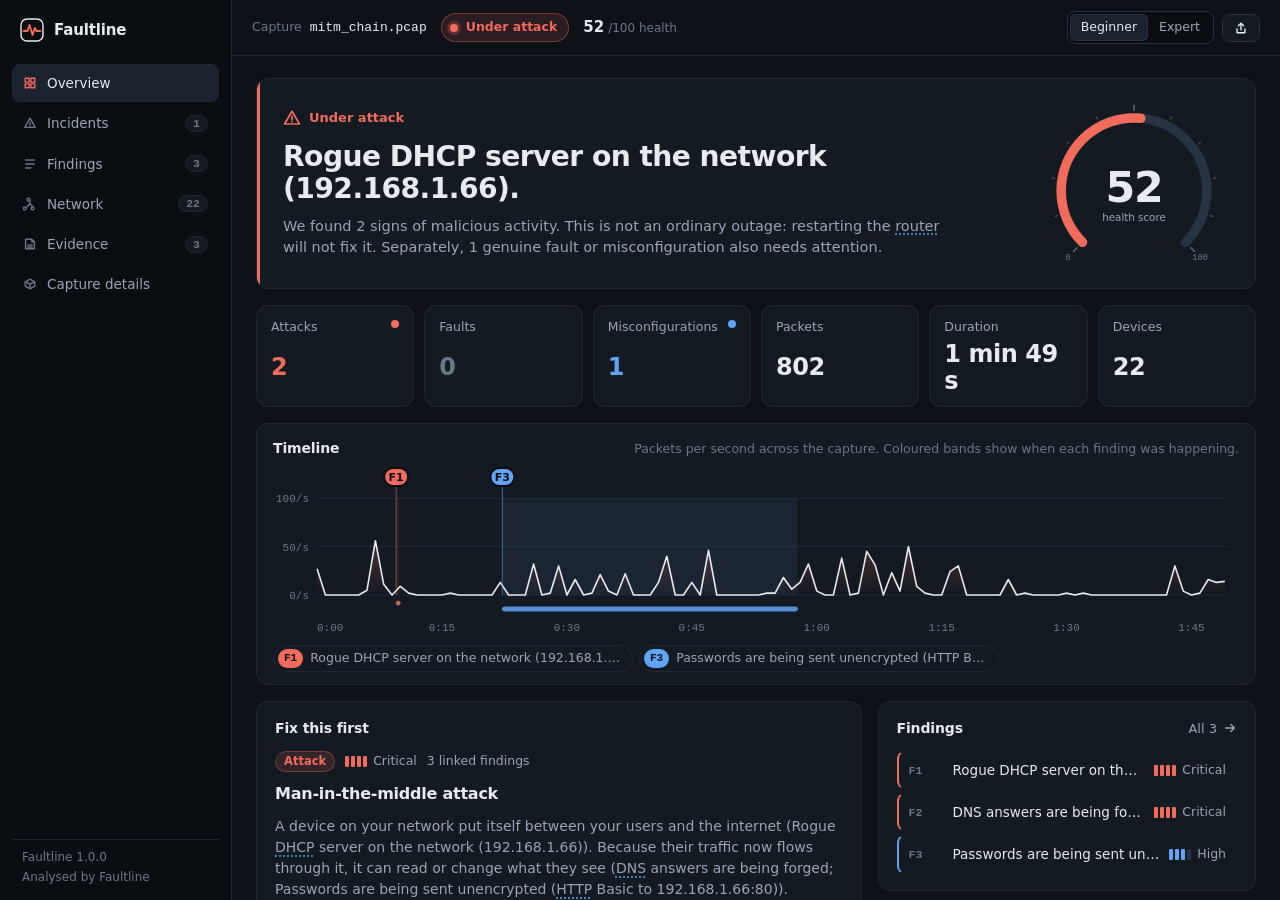
<file: docs/examples/mitm_chain.html>
<!DOCTYPE html>
<html lang="en">
<head>
<meta charset="utf-8">
<meta http-equiv="Content-Security-Policy" content="default-src &#x27;none&#x27;; script-src &#x27;sha256-ctoquEir3794ALZNpUcv2tEl3cZBvgRZR6IKuWjICKg=&#x27;; style-src &#x27;sha256-8ZL1HhOX4mK3O0ajT1dtf+nxtz8anHG6JlFjmfH65T8=&#x27;; img-src data:; font-src &#x27;none&#x27;; connect-src &#x27;none&#x27;; object-src &#x27;none&#x27;; media-src &#x27;none&#x27;; frame-src &#x27;none&#x27;; worker-src &#x27;none&#x27;; manifest-src &#x27;none&#x27;; base-uri &#x27;none&#x27;; form-action &#x27;none&#x27;">
<meta name="referrer" content="no-referrer">
<meta name="viewport" content="width=device-width, initial-scale=1">
<meta name="color-scheme" content="dark light">
<meta name="generator" content="Faultline">
<link rel="icon" href="data:image/svg+xml,%3Csvg%20xmlns%3D%22http%3A%2F%2Fwww.w3.org%2F2000%2Fsvg%22%20viewBox%3D%220%200%2024%2024%22%3E%3Crect%20x%3D%221%22%20y%3D%221%22%20width%3D%2222%22%20height%3D%2222%22%20rx%3D%226%22%20fill%3D%22%23131c2a%22%20stroke%3D%22%23ece7dc%22%20stroke-width%3D%221.4%22%2F%3E%3Cpath%20d%3D%22M3.5%2013h4l2-6%203%2010%202.4-7%201.6%203h4%22%20fill%3D%22none%22%20stroke%3D%22%23ff6a5c%22%20stroke-width%3D%221.9%22%20stroke-linecap%3D%22round%22%20stroke-linejoin%3D%22round%22%2F%3E%3C%2Fsvg%3E">
<title>Under attack: mitm_chain.pcap | Faultline</title>
<style>/* Faultline console: one stylesheet for the exported report and the dashboard.
   App shell (sidebar + top bar + views), dark by default, system fonts only. */
:root {
  --bg: #0e1218;
  --bg-deep: #0a0d12;
  --surface: #141a22;
  --surface-2: #1a2230;
  --line: #273243;
  --line-soft: #1f2836;
  --text: #e7eaef;
  --muted: #9aa5b5;
  --faint: #6b7788;
  --attack: #f26b5b;
  --fault: #e8a93a;
  --misconfig: #5fa5f5;
  --ok: #3fc98f;
  --info: #9aa5b5;
  --focus: #ffd98a;
  --status: var(--info);
  --c: var(--info);
  --r: 8px;
  --side-w: 232px;
  --top-h: 56px;
  --sans: system-ui, -apple-system, "Segoe UI", Roboto, "Helvetica Neue", Arial, sans-serif;
  --display: var(--sans);
  --mono: ui-monospace, "SF Mono", SFMono-Regular, Menlo, Consolas, "Liberation Mono", monospace;
  color-scheme: dark;
}
[data-status="under_attack"], .s-under_attack { --status: var(--attack); }
[data-status="faulty"], .s-faulty { --status: var(--fault); }
[data-status="minor_issues"], .s-minor_issues { --status: var(--misconfig); }
[data-status="healthy"], .s-healthy { --status: var(--ok); }
.c-attack { --c: var(--attack); }
.c-fault { --c: var(--fault); }
.c-misconfig { --c: var(--misconfig); }
.c-info, .c-sample { --c: var(--info); }
.c-ok, .c-clean { --c: var(--ok); }
.c-corrupt, .c-hostile { --c: #b98cf6; }

* { box-sizing: border-box; }
html { height: 100%; }
body {
  margin: 0; height: 100%; overflow: hidden;
  background: var(--bg); color: var(--text);
  font: 14px/1.5 var(--sans);
  -webkit-font-smoothing: antialiased; text-rendering: optimizeLegibility;
  font-variant-numeric: tabular-nums;
}
a { color: inherit; }
button { font: inherit; color: inherit; }
h1, h2, h3, h4, h5 { margin: 0; font-weight: 600; letter-spacing: -.01em; }
p { margin: 0; }
:focus-visible { outline: 2px solid var(--focus); outline-offset: 2px; border-radius: 4px; }
code, .mono { font-family: var(--mono); font-size: .92em; }
code { background: var(--bg-deep); border: 1px solid var(--line-soft); border-radius: 5px; padding: .05em .4em; white-space: pre-wrap; word-break: break-word; }
.sr-only { position: absolute; width: 1px; height: 1px; overflow: hidden; clip: rect(0 0 0 0); white-space: nowrap; }
noscript p { padding: 24px; }
#app { height: 100%; }

/* ---------- shell ---------- */
.shell { display: grid; grid-template-columns: var(--side-w) minmax(0, 1fr); height: 100%; }
.side { display: flex; flex-direction: column; background: var(--bg-deep); border-right: 1px solid var(--line-soft); padding: 14px 12px; gap: 12px; min-height: 0; }
.brand { display: flex; align-items: center; gap: 10px; text-decoration: none; padding: 4px 8px; font-weight: 700; font-size: 15px; letter-spacing: -.01em; color: var(--text); border-radius: var(--r); }
.brand svg { color: var(--attack); flex: none; }
.brand .brand-box { stroke: var(--text); }
.nav { margin: 6px 0 0; padding: 0; list-style: none; display: grid; gap: 2px; }
.nav-item { display: flex; align-items: center; gap: 10px; padding: 8px 10px; border-radius: var(--r); text-decoration: none; color: var(--muted); font-weight: 500; font-size: 13.5px; border: 1px solid transparent; }
.nav-item svg { flex: none; color: var(--faint); }
.nav-item:hover { color: var(--text); background: var(--surface); }
.nav-item[aria-current="page"] { color: var(--text); background: var(--surface-2); border-color: var(--line-soft); }
.nav-item[aria-current="page"] svg { color: var(--status); }
.nav-count { margin-left: auto; font: 600 11.5px var(--mono); color: var(--faint); background: var(--surface); border: 1px solid var(--line-soft); border-radius: 999px; padding: 1px 7px; min-width: 22px; text-align: center; }
.nav-item[aria-current="page"] .nav-count { color: var(--text); }
.nav-count.warn { color: var(--fault); border-color: color-mix(in srgb, var(--fault) 40%, transparent); }
.side-foot { margin-top: auto; padding: 8px 10px 0; font-size: 12px; color: var(--faint); border-top: 1px solid var(--line-soft); }
.side-foot p + p { margin-top: 2px; }
.stage { display: flex; flex-direction: column; min-width: 0; min-height: 0; }
.topbar { display: flex; align-items: center; gap: 14px; height: var(--top-h); padding: 0 20px; border-bottom: 1px solid var(--line-soft); background: var(--bg); flex: none; }
.topbar .menu { display: none; }
.crumb { display: flex; align-items: baseline; gap: 8px; min-width: 0; }
.crumb-label { color: var(--faint); font-size: 12.5px; }
.crumb-name { font-size: 13px; font-weight: 500; overflow: hidden; text-overflow: ellipsis; white-space: nowrap; max-width: 34ch; }
.mini-verdict { display: inline-flex; align-items: center; gap: 8px; padding: 4px 11px 4px 8px; border-radius: 999px; text-decoration: none; font-size: 12.5px; color: var(--status); background: color-mix(in srgb, var(--status) 12%, transparent); border: 1px solid color-mix(in srgb, var(--status) 40%, transparent); white-space: nowrap; }
.mini-verdict .dot { width: 8px; height: 8px; border-radius: 50%; background: var(--status); box-shadow: 0 0 0 3px color-mix(in srgb, var(--status) 25%, transparent); }
.mini-verdict b { font-weight: 600; }
.health { display: inline-flex; align-items: baseline; gap: 4px; color: var(--faint); font-size: 12px; white-space: nowrap; }
.health b { color: var(--text); font-size: 15px; font-weight: 700; }
.tools { margin-left: auto; display: flex; align-items: center; gap: 8px; }
.views { flex: 1; min-height: 0; overflow: auto; padding: 22px 24px 40px; scroll-behavior: smooth; }
.view[hidden] { display: none; }
.view { display: grid; gap: 16px; max-width: 1480px; margin: 0 auto; animation: fade .18s ease; }
.view-head { display: flex; align-items: flex-end; justify-content: space-between; gap: 16px; flex-wrap: wrap; }
.view-head h2 { font-size: 20px; }
.view-head p { color: var(--muted); margin-top: 2px; max-width: 70ch; }
.view-head h2:focus { outline: none; }

/* ---------- controls ---------- */
.btn { display: inline-flex; align-items: center; gap: 7px; padding: 6px 11px; border-radius: var(--r); border: 1px solid var(--line); background: var(--surface); color: var(--text); font-size: 13px; font-weight: 500; cursor: pointer; text-decoration: none; white-space: nowrap; line-height: 1.3; }
.btn:hover { background: var(--surface-2); border-color: #34425a; }
.btn.primary { background: var(--text); color: var(--bg); border-color: var(--text); font-weight: 600; }
.btn.primary:hover { background: #fff; }
.btn.big { padding: 10px 16px; font-size: 14px; }
.btn.icon { padding: 6px; }
.btn.small { padding: 5px 10px; font-size: 12.5px; color: var(--muted); }
.btn.small:hover { color: var(--text); }
.btn.small svg { transition: transform .2s ease; }
.btn.small[aria-expanded="true"] svg { transform: rotate(180deg); }
.segmented { display: inline-flex; padding: 2px; border-radius: var(--r); border: 1px solid var(--line); background: var(--bg-deep); }
.segmented button { border: 0; background: transparent; color: var(--muted); padding: 4px 11px; border-radius: 6px; font-size: 12.5px; font-weight: 500; cursor: pointer; }
.segmented button[aria-pressed="true"] { background: var(--surface-2); color: var(--text); box-shadow: inset 0 0 0 1px var(--line); }
.linkish { background: none; border: 0; padding: 0; color: var(--text); text-decoration: underline; text-decoration-color: var(--faint); text-underline-offset: 3px; cursor: pointer; font-size: inherit; text-align: left; }
.linkish:hover { text-decoration-color: var(--text); }
.linkish.arrow { display: inline-flex; align-items: center; gap: 6px; text-decoration: none; color: var(--muted); font-size: 13px; font-weight: 500; }
.linkish.arrow:hover { color: var(--text); }
.chips { display: flex; gap: 6px; flex-wrap: wrap; }
.chip { border: 1px solid var(--line); background: transparent; border-radius: 999px; padding: 4px 10px; font-size: 12.5px; color: var(--muted); cursor: pointer; display: inline-flex; gap: 6px; align-items: center; }
.chip:hover { color: var(--text); }
.chip[aria-pressed="true"] { color: var(--bg); background: var(--text); border-color: var(--text); }
.chip .n { font: 600 11px var(--mono); opacity: .8; }
.chip[disabled] { opacity: .4; cursor: default; }
.chip.host { color: var(--text); border-color: var(--focus); background: color-mix(in srgb, var(--focus) 12%, transparent); }
.chip.host .x { font-size: 15px; line-height: 1; }
.chip[hidden] { display: none; }
.search-wrap { display: flex; align-items: center; gap: 8px; padding: 0 10px; border: 1px solid var(--line); border-radius: var(--r); background: var(--bg-deep); color: var(--faint); }
.search-wrap:focus-within { border-color: var(--muted); }
.search { flex: 1; min-width: 0; border: 0; background: transparent; color: var(--text); font: 13px var(--sans); padding: 7px 0; outline: none; }
.search::placeholder { color: var(--faint); }
select, input[type=file] { font: 13px var(--sans); color: var(--text); background: var(--bg-deep); border: 1px solid var(--line); border-radius: var(--r); padding: 7px 10px; min-width: 0; width: 100%; }
select { font-family: var(--mono); font-size: 12.5px; }

/* ---------- panels and tags ---------- */
.panel { background: var(--surface); border: 1px solid var(--line-soft); border-radius: 12px; padding: 16px 18px; min-width: 0; }
.panel > h3 { font-size: 14px; margin-bottom: 12px; }
.panel-head { display: flex; align-items: center; justify-content: space-between; gap: 12px; margin-bottom: 12px; }
.panel-head h3 { font-size: 14px; }
.panel.calm { border-color: color-mix(in srgb, var(--ok) 35%, var(--line-soft)); }
.panel.calm h3 { color: var(--ok); }
.panel.calm p { color: var(--muted); }
.pill { display: inline-flex; align-items: center; gap: 6px; font-size: 11.5px; font-weight: 600; line-height: 1; padding: 4px 8px; border-radius: 999px; color: var(--c); background: color-mix(in srgb, var(--c) 14%, transparent); border: 1px solid color-mix(in srgb, var(--c) 35%, transparent); white-space: nowrap; }
.sev { display: inline-flex; align-items: center; gap: 6px; font-size: 12.5px; color: var(--muted); white-space: nowrap; }
.pips { display: inline-flex; gap: 2px; }
.pips i { width: 4px; height: 11px; border-radius: 1px; background: var(--line); }
.pips i.on { background: var(--c, var(--text)); }
.conf { font-size: 12.5px; color: var(--muted); white-space: nowrap; }
.fid-tag, .fid { font: 600 11.5px var(--mono); color: var(--faint); }
.card-tags { display: flex; align-items: center; gap: 10px; flex-wrap: wrap; }
.badge { display: inline-block; font-family: var(--sans); white-space: nowrap; font-size: 11px; font-weight: 600; padding: 2px 7px; margin: 0 4px 3px 0; border-radius: 5px; background: var(--surface-2); border: 1px solid var(--line); color: var(--text); }
.badge.r-gateway { border-color: color-mix(in srgb, var(--ok) 55%, transparent); color: var(--ok); }
.badge.r-dns-server { border-color: color-mix(in srgb, var(--misconfig) 55%, transparent); color: var(--misconfig); }
.badge.r-dhcp-server { border-color: color-mix(in srgb, var(--fault) 55%, transparent); color: var(--fault); }
.badge.flag { border-color: color-mix(in srgb, var(--attack) 55%, transparent); color: var(--attack); }
.more { color: var(--faint); font-size: 12.5px; }
.empty { padding: 36px 28px; text-align: center; color: var(--muted); border: 1px dashed var(--line); border-radius: 12px; }
.empty h3 { margin-bottom: 6px; font-size: 16px; }
.empty.calm h3 { color: var(--ok); }
.empty p { max-width: 60ch; margin: 0 auto; }
.notices { display: grid; gap: 8px; margin-top: 12px; }
.notice { display: flex; gap: 8px; flex-wrap: wrap; padding: 8px 12px; border-radius: var(--r); font-size: 13px; color: var(--text); background: color-mix(in srgb, var(--fault) 9%, transparent); border: 1px solid color-mix(in srgb, var(--fault) 35%, transparent); }
.notice.privacy { background: color-mix(in srgb, var(--misconfig) 9%, transparent); border-color: color-mix(in srgb, var(--misconfig) 35%, transparent); }
.toast { position: fixed; left: 50%; bottom: 26px; z-index: 50; transform: translate(-50%, 20px); opacity: 0; background: var(--text); color: var(--bg); font-weight: 600; font-size: 13.5px; padding: 10px 16px; border-radius: var(--r); transition: opacity .2s ease, transform .2s ease; pointer-events: none; }
.toast.show { opacity: 1; transform: translate(-50%, 0); }

/* ---------- overview ---------- */
.verdict-card { display: grid; grid-template-columns: minmax(0, 1fr) 190px; gap: 24px; align-items: center; padding: 20px 26px; position: relative; overflow: hidden; }
.verdict-card::before { content: ""; position: absolute; inset: 0 auto 0 0; width: 3px; background: var(--status); }
.status-word { display: inline-flex; align-items: center; gap: 8px; color: var(--status); font-weight: 600; font-size: 13px; }
.status-word .glyph { width: 18px; height: 18px; }
.headline { font-size: clamp(22px, 2.2vw, 30px); line-height: 1.15; letter-spacing: -.02em; margin-top: 8px; max-width: 30ch; }
.headline:focus { outline: none; }
.summary { color: var(--muted); margin-top: 10px; max-width: 72ch; font-size: 14.5px; }
.verdict-gauge { justify-self: end; }
.gauge { width: 100%; max-width: 190px; display: block; }
.gauge .track { stroke: var(--line); }
.gauge .tick { stroke: var(--faint); }
.gauge .value { stroke: var(--status); }
.gauge .num { fill: var(--text); font: 700 54px var(--sans); letter-spacing: -.03em; }
.gauge .lbl { fill: var(--muted); font: 500 13px var(--sans); }
.gauge .end { fill: var(--faint); font: 500 11px var(--mono); }
.kpis { display: grid; grid-template-columns: repeat(6, minmax(0, 1fr)); gap: 10px; }
.kpi { display: grid; gap: 4px; text-align: left; padding: 12px 14px; border-radius: 12px; border: 1px solid var(--line-soft); background: var(--surface); cursor: pointer; position: relative; }
.kpi:hover { border-color: var(--line); background: var(--surface-2); }
.kpi-label { color: var(--muted); font-size: 12.5px; }
.kpi b { font-size: 24px; font-weight: 700; letter-spacing: -.02em; line-height: 1.1; }
.kpi.c-attack b, .kpi.c-fault b, .kpi.c-misconfig b { color: var(--c); }
.kpi.zero b { color: var(--faint); }
.kpi.c-attack:not(.zero)::after, .kpi.c-fault:not(.zero)::after, .kpi.c-misconfig:not(.zero)::after { content: ""; position: absolute; top: 14px; right: 14px; width: 8px; height: 8px; border-radius: 50%; background: var(--c); }
.ov-bottom { display: grid; grid-template-columns: minmax(0, 1.6fr) minmax(0, 1fr); gap: 16px; align-items: start; }
.mini-findings { margin: 0; padding: 0; list-style: none; display: grid; gap: 4px; }
.mini-findings button { width: 100%; display: grid; grid-template-columns: 34px minmax(0, 1fr) auto; gap: 10px; align-items: center; text-align: left; padding: 8px 10px; border-radius: var(--r); border: 1px solid transparent; background: transparent; cursor: pointer; border-left: 2px solid var(--c); }
.mini-findings button:hover { background: var(--surface-2); border-color: var(--line-soft); border-left-color: var(--c); }
.mini-findings .mf-title { overflow: hidden; text-overflow: ellipsis; white-space: nowrap; font-size: 13.5px; }

/* ---------- timeline ---------- */
.seismo { position: relative; margin: 0; padding: 14px 16px 12px; background: var(--surface); border: 1px solid var(--line-soft); border-radius: 12px; }
.seismo-head { display: flex; align-items: baseline; justify-content: space-between; gap: 16px; margin-bottom: 6px; flex-wrap: wrap; }
.seismo-head h2 { font-size: 14px; }
.seismo-head p { color: var(--faint); font-size: 12.5px; }
.chart .trace { stroke: var(--text); }
.chart stop.s0 { stop-color: var(--status); stop-opacity: .22; }

/* ---------- incidents ---------- */
.incidents { display: grid; gap: 14px; }
.incident { position: relative; display: grid; grid-template-columns: minmax(0, 1.3fr) minmax(0, 1fr); border-radius: 12px; overflow: hidden; background: var(--surface); border: 1px solid var(--line-soft); }
.incident::before { content: ""; position: absolute; inset: 0 auto 0 0; width: 3px; background: var(--c); }
.incident-main { padding: 18px 22px 18px 24px; display: grid; gap: 10px; align-content: start; }
.incident .row { display: flex; align-items: center; gap: 10px; flex-wrap: wrap; }
.incident h3 { font-size: 18px; letter-spacing: -.015em; }
.incident .story { color: var(--muted); max-width: 70ch; }
.incident-fix { padding: 18px 20px; background: var(--surface-2); border-left: 1px solid var(--line-soft); }
.incident-fix h4 { font-size: 12.5px; color: var(--muted); margin-bottom: 10px; }
.incident.compact { border: 0; background: transparent; grid-template-columns: 1fr; }
.incident.compact::before { display: none; }
.incident.compact .incident-main { padding: 0; }
.incident.compact .incident-fix { border: 1px solid var(--line-soft); border-radius: var(--r); margin-top: 12px; padding: 14px 16px; }
.incident.compact h3 { font-size: 16px; }
.chain { display: flex; flex-wrap: wrap; align-items: stretch; gap: 0; margin: 4px 0 0; padding: 0; list-style: none; }
.chain li { display: flex; align-items: center; }
.chain li + li::before { content: ""; width: 26px; height: 2px; flex: none; margin: 0 2px; background: linear-gradient(90deg, color-mix(in srgb, var(--c) 70%, transparent), var(--line)); }
.node { display: flex; flex-direction: column; gap: 2px; align-items: flex-start; text-align: left; max-width: 230px; padding: 7px 11px; border-radius: var(--r); cursor: pointer; background: var(--bg-deep); border: 1px solid var(--line); }
.node:hover { border-color: var(--c); }
.node small { display: flex; gap: 6px; font-size: 11px; color: var(--faint); }
.node small b { color: var(--c); font-weight: 600; }
.node span { font-size: 13px; line-height: 1.3; }
.node.root { border-color: color-mix(in srgb, var(--c) 60%, transparent); box-shadow: 0 0 0 3px color-mix(in srgb, var(--c) 12%, transparent); }
.steps { margin: 0; padding: 0; list-style: none; counter-reset: s; display: grid; gap: 9px; }
.steps li { counter-increment: s; display: grid; grid-template-columns: 24px 1fr; gap: 10px; align-items: start; font-size: 13.5px; }
.steps li::before { content: counter(s); display: grid; place-items: center; width: 22px; height: 22px; border-radius: 50%; font: 700 11.5px/1 var(--sans); color: var(--bg); background: var(--text); margin-top: 1px; }
.steps.big li { font-size: 14.5px; gap: 12px; }
.symlink { font-size: 13px; color: var(--muted); display: flex; gap: 6px; flex-wrap: wrap; align-items: center; }

/* ---------- findings: master-detail ---------- */
.fl { display: grid; grid-template-columns: minmax(300px, 380px) minmax(0, 1fr); gap: 16px; align-items: start; min-height: 0; }
.fl-side { display: grid; gap: 10px; position: sticky; top: 0; }
.fl-tools { display: grid; gap: 8px; }
.fl-list { display: grid; gap: 4px; max-height: calc(100vh - var(--top-h) - 190px); overflow: auto; padding-right: 2px; }
.fl-item { display: grid; gap: 5px; text-align: left; width: 100%; padding: 10px 12px 10px 14px; border-radius: 10px; border: 1px solid var(--line-soft); background: var(--surface); cursor: pointer; position: relative; }
.fl-item::before { content: ""; position: absolute; left: 0; top: 10px; bottom: 10px; width: 3px; border-radius: 2px; background: var(--c); opacity: .7; }
.fl-item:hover { background: var(--surface-2); border-color: var(--line); }
.fl-item[aria-selected="true"] { background: var(--surface-2); border-color: color-mix(in srgb, var(--c) 55%, var(--line)); }
.fl-item[aria-selected="true"]::before { opacity: 1; }
.fl-item[hidden] { display: none; }
.fl-top { display: flex; align-items: center; gap: 8px; }
.fl-top .fid { margin-left: auto; }
.fl-title { font-weight: 600; font-size: 13.5px; line-height: 1.35; }
.fl-meta { display: flex; justify-content: space-between; gap: 8px; color: var(--faint); font-size: 12px; }
.fl-detail { min-width: 0; }
.finding { background: var(--surface); border: 1px solid var(--line-soft); border-radius: 12px; overflow: hidden; }
.fd-head { padding: 20px 24px 0; display: grid; gap: 8px; border-left: 3px solid var(--c); }
.fd-head h3 { font-size: 22px; letter-spacing: -.02em; line-height: 1.2; }
.fd-summary { color: var(--muted); font-size: 14.5px; max-width: 80ch; }
.mitre { display: inline-flex; gap: 6px; align-items: center; color: var(--faint); font-size: 12px; }
.mitre b { font: 600 12px var(--mono); color: var(--text); background: var(--bg-deep); border: 1px solid var(--line-soft); border-radius: 5px; padding: 1px 6px; }
.tabs { display: flex; gap: 2px; padding: 14px 24px 0 27px; border-bottom: 1px solid var(--line-soft); overflow-x: auto; }
.tab { border: 0; background: transparent; color: var(--muted); padding: 8px 12px; font-size: 13.5px; font-weight: 500; cursor: pointer; border-bottom: 2px solid transparent; margin-bottom: -1px; white-space: nowrap; border-radius: 6px 6px 0 0; }
.tab:hover { color: var(--text); }
.tab[aria-selected="true"] { color: var(--text); border-bottom-color: var(--text); }
.fd-panel { padding: 20px 24px 24px 27px; display: grid; gap: 20px; }
.fd-panel[hidden] { display: none; }
.block h4 { font-size: 12.5px; color: var(--muted); margin-bottom: 8px; font-weight: 600; }
.block p { font-size: 14.5px; max-width: 80ch; }
.block p + p { margin-top: 8px; }
.analogy { color: var(--muted) !important; padding-left: 12px; border-left: 2px solid var(--line); }
.hostlist { display: flex; flex-wrap: wrap; gap: 6px; margin: 0; padding: 0; list-style: none; }
.hostlist li { overflow-wrap: anywhere; }
.host-btn { font-size: 12.5px; background: var(--bg-deep); border: 1px solid var(--line-soft); border-radius: 6px; padding: 3px 7px; cursor: pointer; color: var(--text); }
.host-btn:hover { border-color: var(--line); }
.tech { font: 12.5px/1.6 var(--mono); color: var(--muted); background: var(--bg-deep); border: 1px solid var(--line-soft); border-radius: var(--r); padding: 12px 14px; margin: 0 0 12px; white-space: pre-wrap; overflow-wrap: anywhere; }
.metrics { display: grid; grid-template-columns: repeat(auto-fill, minmax(170px, 1fr)); gap: 8px 16px; margin: 10px 0 0; font-size: 13px; }
.metrics div { display: flex; flex-direction: column; }
.metrics dt { color: var(--faint); font-size: 11.5px; }
.metrics dd { margin: 0; overflow-wrap: anywhere; }
.expert-only { display: none; }
body.expert .expert-only { display: initial; }
body.expert .tab.expert-only { display: inline-block; }
body.expert .beginner-only { display: none; }

/* ---------- why this verdict: the scoreboard ---------- */
.reason { display: grid; gap: 18px; }
.reason-head h4 { font-size: 12.5px; color: var(--muted); margin-bottom: 6px; font-weight: 600; }
.reason .lead { font-size: 17px; font-weight: 600; letter-spacing: -.01em; max-width: 70ch; line-height: 1.35; }
.scoreboard { display: grid; gap: 10px; padding: 16px 18px; border-radius: 10px; background: var(--bg-deep); border: 1px solid var(--line-soft); }
.scorebar { display: flex; height: 14px; border-radius: 4px; overflow: hidden; background: var(--line-soft); }
.scorebar i { display: block; height: 100%; background: var(--c); min-width: 0; }
.scorebar i + i { box-shadow: -2px 0 0 var(--bg-deep); }
.scorekey { display: flex; gap: 18px; margin: 0; padding: 0; list-style: none; font-size: 13px; color: var(--muted); flex-wrap: wrap; }
.scorekey li { display: inline-flex; align-items: center; gap: 7px; }
.scorekey i { width: 10px; height: 10px; border-radius: 2px; background: var(--c); }
.scorekey b { color: var(--text); font-size: 14px; }
.scorekey li.win span { color: var(--text); font-weight: 600; }
.hyps { display: grid; grid-template-columns: repeat(auto-fit, minmax(240px, 1fr)); gap: 12px; }
.hyp { padding: 14px 16px; border-radius: 10px; border: 1px solid var(--line-soft); background: var(--surface-2); border-top: 2px solid var(--c); }
.hyp.win { background: color-mix(in srgb, var(--c) 7%, var(--surface-2)); }
.hyp h5 { margin: 0 0 10px; font-size: 13px; color: var(--c); display: flex; gap: 8px; align-items: baseline; justify-content: space-between; }
.hyp h5 .n { color: var(--faint); font-weight: 500; font-size: 11.5px; white-space: nowrap; }
.hyp ul { margin: 0; padding: 0; list-style: none; display: grid; gap: 8px; }
.hyp li { display: grid; grid-template-columns: 34px 1fr; gap: 8px; font-size: 13.5px; align-items: baseline; line-height: 1.4; }
.dots { display: inline-flex; gap: 3px; }
.dots i { width: 7px; height: 7px; border-radius: 50%; background: var(--line); }
.dots i.on { background: var(--c); }
.dots i.half { background: linear-gradient(90deg, var(--c) 50%, var(--line) 50%); }
.whynot-wrap h5 { font-size: 12.5px; color: var(--muted); margin-bottom: 10px; font-weight: 600; }
.whynot { margin: 0; padding: 0; list-style: none; display: grid; gap: 10px; }
.whynot li { padding: 12px 14px; border-radius: 10px; border: 1px dashed var(--line); }
.wn-head { display: flex; align-items: center; gap: 10px; margin-bottom: 6px; }
.wn-head b { font-weight: 600; }
.whynot p { color: var(--muted); font-size: 13.5px; }

/* ---------- evidence ---------- */
.evidence-tools { display: flex; align-items: center; gap: 10px; flex-wrap: wrap; margin-bottom: 12px; }
.filter { display: inline-flex; align-items: center; gap: 8px; min-width: 0; max-width: 100%; }
.filter-label { color: var(--faint); font-size: 12px; }
.filter code { max-width: 420px; overflow: hidden; text-overflow: ellipsis; white-space: nowrap; display: inline-block; vertical-align: middle; font-size: 12px; }
.evidence-foot { display: flex; align-items: center; gap: 14px; flex-wrap: wrap; margin-top: 10px; }
.hosts-line { margin-top: 10px; }
.table-scroll { overflow-x: auto; border: 1px solid var(--line-soft); border-radius: 10px; background: var(--bg-deep); }
table { width: 100%; border-collapse: collapse; font-size: 13px; }
th { text-align: left; font-weight: 600; color: var(--faint); font-size: 11.5px; padding: 8px 12px; border-bottom: 1px solid var(--line-soft); white-space: nowrap; background: var(--surface); }
td { padding: 7px 12px; border-bottom: 1px solid var(--line-soft); vertical-align: top; overflow-wrap: anywhere; }
tr:last-child td { border-bottom: 0; }
tbody tr:hover td { background: color-mix(in srgb, var(--text) 3%, transparent); }
th.num, td.num { text-align: right; white-space: nowrap; }
td.num { font-family: var(--mono); font-size: 12.5px; }
td.mono { font-size: 12.5px; }
.packets td.mono:last-child { white-space: pre-wrap; }
.hosts .ext { color: var(--faint); font: 11px var(--sans); }
.ev-groups { display: grid; gap: 14px; }
.ev-group { border-left: 3px solid var(--c); }
.ev-head { display: flex; align-items: flex-start; justify-content: space-between; gap: 16px; flex-wrap: wrap; margin-bottom: 12px; }
.ev-head h3 { font-size: 16px; margin-top: 6px; }
.ev-head .linkish { text-decoration: none; }
.ev-head .linkish:hover { text-decoration: underline; }
.ev-head .evidence-tools { margin: 0; }

/* ---------- network ---------- */
.map-panel { padding: 16px 18px 14px; }
.map-head { display: flex; align-items: baseline; justify-content: space-between; gap: 18px; flex-wrap: wrap; margin-bottom: 10px; }
.map-head h3 { font-size: 14px; }
.map-head p { color: var(--muted); font-size: 12.5px; max-width: 70ch; }

/* ---------- capture ---------- */
.capture-grid { display: grid; grid-template-columns: minmax(0, 1.1fr) minmax(0, 1fr); gap: 16px; align-items: start; }
.capture-col { display: grid; gap: 16px; }
.kv { display: grid; grid-template-columns: 130px 1fr; gap: 9px 16px; margin: 0; font-size: 13.5px; }
.kv dt { color: var(--faint); }
.kv dd { margin: 0; overflow-wrap: anywhere; }
.warnlist { margin: 0; padding: 0; list-style: none; display: grid; gap: 8px; font-size: 13.5px; }
.warnlist li { padding: 8px 12px; border-radius: var(--r); background: color-mix(in srgb, var(--fault) 8%, transparent); border: 1px solid color-mix(in srgb, var(--fault) 30%, transparent); overflow-wrap: anywhere; }
.bars { margin: 0; padding: 0; list-style: none; display: grid; gap: 8px; }
.bars li { display: grid; grid-template-columns: 120px minmax(0, 1fr) 76px; gap: 10px; align-items: center; font-size: 13px; }
.bars .lbl { overflow: hidden; text-overflow: ellipsis; white-space: nowrap; }
.bars .lbl.mono { font-size: 12px; }
.bars .bar { height: 6px; border-radius: 999px; background: var(--line-soft); overflow: hidden; }
.bars .bar i { display: block; height: 100%; border-radius: 999px; background: var(--muted); }
.bars .val { text-align: right; color: var(--muted); font-size: 12.5px; }
.foot-note { color: var(--faint); font-size: 12.5px; }
.foot-note strong { color: var(--muted); }

/* ---------- motion ---------- */
@keyframes fade { from { opacity: 0; } to { opacity: 1; } }
@keyframes draw { to { stroke-dashoffset: 0; } }
@keyframes sweep { from { stroke-dashoffset: var(--arc); } }
@media (prefers-reduced-motion: no-preference) {
  .chart .trace.draw { stroke-dasharray: var(--len); stroke-dashoffset: var(--len); animation: draw 1.4s cubic-bezier(.3, .6, .2, 1) .1s forwards; }
  .chart .fill.draw { opacity: 0; animation: fade .8s ease 1s forwards; }
  .gauge .value.draw { animation: sweep 1.1s cubic-bezier(.3, .6, .2, 1) .1s backwards; }
}
@media (prefers-reduced-motion: reduce) { .view { animation: none; } .views { scroll-behavior: auto; } * { transition-duration: 0s !important; } }

/* ---------- responsive ---------- */
.scrim { display: none; }
@media (max-width: 1180px) {
  :root { --side-w: 60px; }
  .side { padding: 14px 8px; align-items: center; }
  .brand .brand-name, .nav-label, .nav-count, .side-foot { display: none; }
  .nav-item { justify-content: center; padding: 10px; }
  .brand { padding: 4px; }
  .kpis { grid-template-columns: repeat(3, minmax(0, 1fr)); }
  .ov-bottom, .capture-grid { grid-template-columns: 1fr; }
  .fl { grid-template-columns: minmax(260px, 320px) minmax(0, 1fr); }
  .tools .label { display: none; }
}
@media (max-width: 1280px) {
  .btn .label { display: none; }
  .crumb-name { max-width: 20ch; }
}
@media (max-width: 860px) {
  .shell { grid-template-columns: 1fr; }
  .side { position: fixed; inset: 0 auto 0 0; width: 232px; z-index: 40; transform: translateX(-100%); transition: transform .2s ease; align-items: stretch; padding: 14px 12px; }
  .brand .brand-name, .nav-label, .nav-count, .side-foot { display: initial; }
  .nav-item { justify-content: flex-start; padding: 8px 10px; }
  .nav-count { display: inline-block; }
  body.nav-open .side { transform: none; }
  body.nav-open .scrim { display: block; position: fixed; inset: 0; z-index: 30; background: rgba(0, 0, 0, .5); }
  .topbar .menu { display: inline-flex; }
  .topbar { padding: 0 14px; gap: 10px; }
  .health, .crumb-label { display: none; }
  .views { padding: 16px 14px 32px; }
  .verdict-card, .incident, .fl { grid-template-columns: 1fr; }
  .verdict-gauge { justify-self: start; }
  .fl-side { position: static; }
  .fl-list { max-height: 300px; }
  .kpis { grid-template-columns: repeat(2, minmax(0, 1fr)); }
}

/* ---------- print ---------- */
@media print {
  :root { --bg: #fff; --bg-deep: #f5f6f8; --surface: #fff; --surface-2: #f3f4f6; --line: #c9ced6; --line-soft: #dde1e7; --text: #111; --muted: #444; --faint: #666; color-scheme: light; }
  html, body { height: auto; overflow: visible; }
  .shell { display: block; }
  .side, .topbar .tools, .topbar .menu, .toast, .scrim, .tabs, .fl-tools, .chart .cursor { display: none !important; }
  .stage { display: block; }
  .views { overflow: visible; padding: 0; }
  .view, .view[hidden] { display: grid; margin-bottom: 28px; page-break-inside: avoid; animation: none; opacity: 1; }
  .fd-panel[hidden], .fl-item[hidden] { display: grid; }
  .fl { grid-template-columns: 1fr; }
  .fl-list { max-height: none; overflow: visible; }
  .btn, .kpi, .fl-item { border-color: #c9ced6; }
  .map-box .tooltip, .term .tip { display: none !important; }
  .netmap .node .body { fill: #fff; }
}

/* ---------- timeline chart (SVG) ---------- */
.chart { position: relative; min-height: 150px; }
.chart svg { display: block; width: 100%; height: 100%; overflow: visible; }
.chart .grid { stroke: var(--line-soft); stroke-width: 1; }
.chart .axis { fill: var(--faint); font: 11px var(--mono); }
.chart .trace { fill: none; stroke: var(--text); stroke-width: 1.6; stroke-linejoin: round; }
.chart .fill { fill: url(#fl-trace-fill); }
.chart stop.s0 { stop-color: var(--status); stop-opacity: .26; }
.chart stop.s1 { stop-color: var(--status); stop-opacity: 0; }
.k-attack { fill: var(--attack); stroke: var(--attack); --c: var(--attack); }
.k-fault { fill: var(--fault); stroke: var(--fault); --c: var(--fault); }
.k-misconfig { fill: var(--misconfig); stroke: var(--misconfig); --c: var(--misconfig); }
.k-info { fill: var(--info); stroke: var(--info); --c: var(--info); }
.chart .band { stroke: none; }
.chart .stem { stroke-width: 1; opacity: .55; fill: none; }
.chart .pin rect { stroke: var(--bg-deep); stroke-width: 2; }
.chart .band { opacity: .07; }
.chart .band.hot { opacity: .2; }
.chart .lane { opacity: .85; }
.chart .lane.hot { opacity: 1; stroke: var(--text); stroke-width: 1; }
.chart .pin { cursor: pointer; }
.chart .pin-label { font: 700 11px var(--sans); fill: var(--bg-deep); stroke: none; pointer-events: none; }
.chart .cursor { stroke: var(--focus); stroke-width: 1; opacity: 0; pointer-events: none; }
.chart.hovering .cursor { opacity: .8; }
.tooltip {
  position: absolute; top: 0; z-index: 3; pointer-events: none; opacity: 0;
  min-width: 170px; max-width: 280px; padding: 8px 10px; border-radius: 8px;
  background: var(--surface-2); border: 1px solid var(--line); font-size: 12.5px;
  box-shadow: 0 8px 24px rgba(0, 0, 0, .35);
}
.chart.hovering .tooltip { opacity: 1; }
.tooltip b { font-family: var(--mono); font-weight: 600; }
.tooltip ul { margin: 4px 0 0; padding: 0; list-style: none; }
.tooltip li { display: flex; gap: 6px; align-items: baseline; color: var(--muted); }
.tooltip li::before { content: ""; flex: none; width: 7px; height: 7px; border-radius: 2px; background: var(--c); transform: translateY(-1px); }
.legend { display: flex; flex-wrap: wrap; gap: 6px; margin: 10px 0 0; padding: 0; list-style: none; }
.legend button {
  display: inline-flex; align-items: center; gap: 7px; max-width: 360px;
  border: 1px solid var(--line-soft); background: var(--surface); border-radius: 999px;
  padding: 3px 11px 3px 4px; font-size: 12.5px; color: var(--muted); cursor: pointer;
}
.legend button:hover { color: var(--text); border-color: var(--line); }
.legend .fid { font: 600 11px/1 var(--mono); color: var(--bg); background: var(--c); border-radius: 999px; padding: 4px 6px; }
.legend .ltxt { overflow: hidden; text-overflow: ellipsis; white-space: nowrap; }


/* ---------- glossary tooltips ---------- */
.term { position: relative; text-decoration: underline dotted; text-decoration-color: color-mix(in srgb, var(--misconfig) 70%, transparent); text-underline-offset: 3px; text-decoration-thickness: 1.5px; cursor: help; border-radius: 3px; }
.term:hover, .term:focus-visible { text-decoration-style: solid; color: var(--text); }
.term .tip {
  position: absolute; left: 0; bottom: calc(100% + 8px); z-index: 30; width: 290px; max-width: 70vw;
  padding: 9px 11px; border-radius: 9px; background: var(--surface-2); border: 1px solid var(--line);
  color: var(--text); font: 400 13px/1.45 var(--sans); font-style: normal; text-decoration: none;
  box-shadow: 0 10px 28px rgba(0, 0, 0, .45); opacity: 0; visibility: hidden; transform: translateY(4px);
  transition: opacity .12s ease, transform .12s ease; pointer-events: none; white-space: normal; text-align: left;
}
.term .tip.left { left: auto; right: 0; }
.term .tip::after { content: ""; position: absolute; left: 14px; top: 100%; border: 6px solid transparent; border-top-color: var(--line); }
.term .tip.left::after { left: auto; right: 14px; }
.term:hover .tip, .term:focus .tip, .term:focus-visible .tip { opacity: 1; visibility: visible; transform: none; }
body.expert .term { text-decoration: none; cursor: inherit; }
body.expert .term .tip { display: none; }

/* ---------- network map (SVG) ---------- */
.map-box { position: relative; background: var(--bg-deep); border: 1px solid var(--line-soft); border-radius: 12px; overflow: hidden; }
.netmap { display: block; width: 100%; height: auto; max-height: 520px; margin: 0 auto; font-family: var(--sans); }
.netmap .cloud { fill: url(#fl-cloud); stroke: var(--line-soft); stroke-dasharray: 4 5; }
.netmap stop.c0 { stop-color: var(--misconfig); stop-opacity: .14; }
.netmap stop.c1 { stop-color: var(--misconfig); stop-opacity: .02; }
.netmap .cloud-label { fill: var(--faint); font: 600 12px var(--sans); letter-spacing: .08em; text-transform: uppercase; }
.netmap .edge { stroke: var(--line); stroke-linecap: round; opacity: .9; transition: opacity .15s ease, stroke .15s ease; }
.netmap .edge.faint { stroke-dasharray: 3 6; opacity: .55; }
.netmap .edge.hot { stroke: var(--focus); opacity: 1; }
.map-box.hovering .edge:not(.hot), .map-box.has-selection .edge:not(.hot) { opacity: .25; }
.netmap .node { cursor: pointer; outline: none; }
.netmap .node .halo { fill: var(--c, transparent); opacity: 0; transition: opacity .15s ease; }
.netmap .node .body { fill: var(--surface-2); stroke: var(--line); stroke-width: 1.5; transition: stroke .15s ease; }
.netmap .node .glyph { fill: none; stroke: var(--muted); stroke-width: 1.6; stroke-linecap: round; stroke-linejoin: round; }
.netmap .node .label { fill: var(--text); font: 500 11.5px var(--mono); }
.netmap .node .sublabel { fill: var(--faint); font: 500 10.5px var(--sans); }
.netmap .node .count { fill: var(--faint); font: 500 11px var(--sans); }
.netmap .node.k-gateway .body { fill: var(--surface); stroke: var(--ok); stroke-width: 2; }
.netmap .node.k-gateway .glyph { stroke: var(--ok); }
.netmap .node.k-gateway .label { font-size: 12.5px; font-weight: 600; }
.netmap .node.k-hub .body { fill: none; stroke-dasharray: 4 4; }
.netmap .node.k-cloud .body { fill: transparent; stroke: none; }
.netmap .node.k-cloud .glyph { stroke: var(--misconfig); stroke-width: 1.8; fill: color-mix(in srgb, var(--misconfig) 18%, transparent); }
.netmap .node.k-external .body { fill: var(--bg); }
.netmap .node.k-more .body { stroke-dasharray: 3 3; }
.netmap .node.k-more .glyph { stroke-width: 2.4; }
.netmap .node.flag .body { stroke: var(--c); stroke-width: 2.2; }
.netmap .node.flag .glyph { stroke: var(--c); }
.netmap .node.flag .halo { opacity: .12; }
.netmap .node:hover .halo, .netmap .node:focus-visible .halo, .netmap .node.selected .halo { opacity: .28; fill: var(--c, var(--focus)); }
.netmap .node:focus-visible .body { stroke: var(--focus); }
.netmap .node.selected .body { stroke: var(--focus); stroke-width: 2.5; }
.netmap .node.peer .body { stroke: var(--focus); }
.netmap .fbadge circle { fill: var(--c); stroke: var(--bg-deep); stroke-width: 2; }
.netmap .fbadge text { fill: var(--bg-deep); font: 700 10.5px var(--sans); }
.netmap .rbadge rect { fill: var(--bg-deep); stroke-width: 1; }
.netmap .rbadge text { font: 700 8.5px var(--sans); letter-spacing: .02em; }
.netmap .rbadge.b-dns rect { stroke: var(--misconfig); } .netmap .rbadge.b-dns text { fill: var(--misconfig); }
.netmap .rbadge.b-dhcp rect { stroke: var(--fault); } .netmap .rbadge.b-dhcp text { fill: var(--fault); }
.netmap .rbadge.b-rtr rect { stroke: var(--ok); } .netmap .rbadge.b-rtr text { fill: var(--ok); }
.map-box .tooltip { max-width: 320px; min-width: 200px; }
.map-box.hovering .tooltip { opacity: 1; }
.map-tip .names { color: var(--muted); margin-top: 1px; overflow-wrap: anywhere; }
.map-tip dl { display: grid; grid-template-columns: auto 1fr; gap: 2px 10px; margin: 6px 0 0; }
.map-tip dt { color: var(--faint); }
.map-tip dd { margin: 0; overflow-wrap: anywhere; }
.map-tip .warn { color: var(--attack); }
.map-tip .hint { margin-top: 6px; color: var(--faint); font-size: 12px; }
.map-tip ul { margin-top: 6px; }
.map-legend { display: flex; flex-wrap: wrap; gap: 6px 16px; margin: 12px 0 0; padding: 0; list-style: none; font-size: 12.5px; color: var(--muted); }
.map-legend li { display: inline-flex; align-items: center; gap: 7px; }
.map-legend i { width: 12px; height: 12px; border-radius: 50%; border: 1.5px solid var(--line); background: var(--surface-2); flex: none; }
.map-legend .l-router i { border-color: var(--ok); border-width: 2px; }
.map-legend .l-ext i { background: var(--bg); border-color: var(--misconfig); border-style: dashed; }
.map-legend .l-attack i { border-color: var(--attack); background: color-mix(in srgb, var(--attack) 25%, var(--surface-2)); }
.map-legend .l-fault i { border-color: var(--fault); background: color-mix(in srgb, var(--fault) 25%, var(--surface-2)); }
.map-legend .l-misconfig i { border-color: var(--misconfig); background: color-mix(in srgb, var(--misconfig) 25%, var(--surface-2)); }
.map-legend .l-edge i { width: 22px; height: 0; border: 0; border-top: 3px solid var(--line); border-radius: 2px; }
.map-legend .l-badge i { width: auto; height: auto; border-radius: 4px; border-color: var(--misconfig); background: var(--bg-deep); font: 700 8px var(--sans); color: var(--misconfig); padding: 1px 4px; }
.map-legend .l-badge i::before { content: "DNS"; }
.map-text { margin-top: 10px; font-size: 13px; color: var(--muted); }
.map-text summary { cursor: pointer; color: var(--faint); }
.map-text ul { margin: 6px 0 0; padding-left: 18px; display: grid; gap: 3px; font-family: var(--mono); font-size: 12px; }
</style>
</head>
<body>
<div id="app"></div>
<noscript><p>This report needs JavaScript to display. The raw data is embedded in this file as JSON.</p></noscript>
<script type="application/json" id="faultline-data">{"tool":{"name":"Faultline","version":"1.0.0"},"generated_at":"2026-11-01T17:51:23+05:30","capture":{"name":"mitm_chain.pcap","format":"pcap","compressed":false,"file_bytes":366543,"packets":802,"bytes_captured":353687,"linktypes":[1],"first_ts":1793462400.492697,"last_ts":1793462509.587781,"duration":109.09508395195007,"truncated":false,"limited":false,"warnings":[],"sha256":"d9ba7c204bf3657907421c7fa01989bb09dac34453bbd653c7a4be8e0bd547cb","malformed_packets":0},"verdict":{"status":"under_attack","headline":"Rogue DHCP server on the network (192.168.1.66).","summary":"We found 2 signs of malicious activity. This is not an ordinary outage: restarting the router will not fix it. Separately, 1 genuine fault or misconfiguration also needs attention.","score":52,"counts":{"attack":2,"fault":0,"misconfig":1,"info":0}},"findings":[{"id":"F1","kind":"dhcp.multiple_servers","category":"attack","severity":4,"severity_name":"critical","confidence":0.99,"title":"Rogue DHCP server on the network (192.168.1.66)","summary":"An unauthorised DHCP server 192.168.1.66 (08:00:27:3a:66:9e) sent 2 DHCP messages telling devices to use router 192.168.1.66 and DNS 192.168.1.66.","explanation":"When a device joins a network it shouts 'can someone give me an address?' (DHCP) and trusts the first answer. A second server, 192.168.1.66, is answering too, and it tells devices to send their traffic and name lookups through a device that is not your real router. That lets it watch or redirect everything those devices do, while the addresses it hands out look completely normal.","analogy":"Like a fake receptionist at the hotel entrance handing out room keys and directions that lead to their own office.","cause":"A rogue DHCP server at 08:00:27:3a:66:9e (an attacker's laptop or a tool like yersinia, ettercap or bettercap).","fix":["Find the port: look up 08:00:27:3a:66:9e in the switch MAC address table (`show mac address-table address 08:00:27:3a:66:9e`) or the router's client list, and disconnect it.","Enable DHCP snooping on the switch, trusting only the uplink to your real DHCP server.","On affected devices, renew the lease (`ipconfig /release` then `ipconfig /renew`, or reconnect Wi-Fi) and check with `ipconfig /all` that the gateway is 192.168.1.1.","Treat traffic from affected devices as possibly intercepted: change important passwords."],"technical":"Legitimate server (most ACKs / gateway match / first seen): 192.168.1.1 (3c:84:6a:12:34:01): subnet 192.168.1.0/24, router 192.168.1.1, DNS 192.168.1.1, 1 offers / 0 ACKs. Other server: 192.168.1.66 (08:00:27:3a:66:9e): subnet 192.168.1.0/24, router 192.168.1.66, DNS 192.168.1.66, 1 offers / 1 ACKs; same subnet: True; contested transactions: 1, other server won 1; median offer latency 1.5 ms vs 32.1 ms.","mitre":"T1557.003 DHCP Spoofing","hosts":["192.168.1.66","192.168.1.1"],"packets":[101,102,104],"packet_total":3,"first_ts":1793462410.001474,"last_ts":1793462410.045148,"metrics":{"legit_server":"192.168.1.1","legit_mac":"3c:84:6a:12:34:01","legit_routers":["192.168.1.1"],"legit_dns":["192.168.1.1"],"legit_subnet":"192.168.1.0/24","other_server":"192.168.1.66","other_mac":"08:00:27:3a:66:9e","other_routers":["192.168.1.66"],"other_dns":["192.168.1.66"],"other_subnet":"192.168.1.0/24","same_subnet":true,"other_offers":1,"other_acks":1,"other_clients":["8c:85:90:18:c8:39"],"races":1,"other_wins":1,"other_median_latency_ms":1.47,"legit_median_latency_ms":32.07},"indicators":[{"text":"192.168.1.66 (08:00:27:3a:66:9e) hands out addresses in the same subnet as the real server (192.168.1.0/24), so its leases look normal","supports":"attack","weight":1.5},{"text":"It names itself (192.168.1.66) as the router instead of 192.168.1.1","supports":"attack","weight":2.5},{"text":"It points clients' DNS at a local device (192.168.1.66) instead of 192.168.1.1","supports":"attack","weight":2.0},{"text":"It answered first in 1 of 1 races with the real server (1 ms vs 32 ms)","supports":"attack","weight":1.5},{"text":"1 client accepted its leases","supports":"attack","weight":0.5},{"text":"Clients then used 192.168.1.66 as their DNS server","supports":"attack","weight":1.5}],"scores":{"attack":10.0,"misconfig":0.0},"alternatives":[{"category":"misconfig","title":"A second router is handing out addresses (192.168.1.66)","score":0.0,"why_not":"Nothing in the traffic pointed to a misconfiguration. The stronger evidence: It names itself (192.168.1.66) as the router instead of 192.168.1.1; It points clients' DNS at a local device (192.168.1.66) instead of 192.168.1.1."}],"symptom_of":null,"incident":"I1","evidence_lines":[{"no":101,"ts":1793462410.001474,"rel":9.508777,"summary":"DHCP OFFER xid=0x0e2f9d37 client 8c:85:90:18:c8:39 offer 192.168.1.150 192.168.1.66 → 255.255.255.255"},{"no":102,"ts":1793462410.032073,"rel":9.539376,"summary":"DHCP OFFER xid=0x0e2f9d37 client 8c:85:90:18:c8:39 offer 192.168.1.40 192.168.1.1 → 255.255.255.255"},{"no":104,"ts":1793462410.045148,"rel":9.552451,"summary":"DHCP ACK xid=0x0e2f9d37 client 8c:85:90:18:c8:39 offer 192.168.1.150 192.168.1.66 → 255.255.255.255"}]},{"id":"F2","kind":"dns.hijack","category":"attack","severity":4,"severity_name":"critical","confidence":0.95,"title":"DNS answers are being forged","summary":"Someone is sending fake DNS answers for intranet-portal.example-bank.com, login.example-bank.com, pointing them to 192.168.1.66.","explanation":"DNS is the internet's phone book: it turns names into addresses. Here a device is answering name lookups with fake addresses before (or instead of) the real server, so you may land on a copy of a website built to steal passwords, or have your traffic secretly routed through the attacker.","analogy":"Like someone swapping the numbers in your phone book so your calls to the bank reach a fraudster.","cause":"DNS spoofing from 192.168.1.66 (08:00:27:3a:66:9e), typically combined with ARP spoofing or a rogue DHCP server (tools such as ettercap dns_spoof, bettercap, dnschef).","fix":["Find and disconnect 192.168.1.66 (08:00:27:3a:66:9e): look up its MAC in the switch MAC table or router client list.","Check what real DNS says: `nslookup intranet-portal.example-bank.com 1.1.1.1` and compare with what your device got.","Flush DNS caches on affected devices (`ipconfig /flushdns`; macOS `sudo dscacheutil -flushcache`).","Check for ARP spoofing / rogue DHCP (`arp -a`, `ipconfig /all`); enable DHCP snooping and Dynamic ARP Inspection.","Use encrypted DNS (DoH/DoT) and HTTPS; treat credentials entered meanwhile as exposed."],"technical":"Conflicting answers to one transaction: 0; answers from unqueried servers: 0; private answers for public domains: 192.168.1.66 ← 1 domains. Forged IPs: 192.168.1.66; legit IPs: -; forging MAC: 08:00:27:3a:66:9e (192.168.1.66).","mitre":"T1557 Adversary-in-the-Middle","hosts":["192.168.1.66"],"packets":[114,309,396],"packet_total":3,"first_ts":null,"last_ts":null,"metrics":{"races":0,"unexpected_server":0,"domains":["intranet-portal.example-bank.com","login.example-bank.com"],"forged_ips":["192.168.1.66"],"legit_ips":[],"forger_mac":"08:00:27:3a:66:9e","forger_ip":"192.168.1.66","portal_ip":null,"fast_forgeries":0},"indicators":[{"text":"Public websites resolved to a local address: intranet-portal.example-bank.com, login.example-bank.com → 192.168.1.66","supports":"attack","weight":1.0},{"text":"The fake address 192.168.1.66 is the DNS server handed out by a second (rogue) DHCP server, answering with its own address, not the router","supports":"attack","weight":2.0},{"text":"No lookup received two conflicting answers","supports":"misconfig","weight":0.5}],"scores":{"attack":3.5,"misconfig":0.5},"alternatives":[{"category":"misconfig","title":"Captive portal or split-horizon DNS is redirecting names","score":0.5,"why_not":"Some signs pointed this way (No lookup received two conflicting answers), but they were outweighed. The stronger evidence: The fake address 192.168.1.66 is the DNS server handed out by a second (rogue) DHCP server, answering with its own address, not the router; Public websites resolved to a local address: intranet-portal.example-bank.com, login.example-bank.com → 192.168.1.66."}],"symptom_of":"F1","incident":"I1","evidence_lines":[{"no":114,"ts":1793462422.741435,"rel":22.248738,"summary":"DNS response 0xc64d login.example-bank.com NOERROR → 192.168.1.66 (192.168.1.66 → 192.168.1.150)"},{"no":309,"ts":1793462445.278062,"rel":44.785365,"summary":"DNS response 0xc68a login.example-bank.com NOERROR → 192.168.1.66 (192.168.1.66 → 192.168.1.150)"},{"no":396,"ts":1793462458.175116,"rel":57.682419,"summary":"DNS response 0xc697 intranet-portal.example-bank.com NOERROR → 192.168.1.66 (192.168.1.66 → 192.168.1.150)"}]},{"id":"F3","kind":"cred.cleartext","category":"misconfig","severity":3,"severity_name":"high","confidence":0.93,"title":"Passwords are being sent unencrypted (HTTP Basic to 192.168.1.66:80)","summary":"3 logins to the HTTP Basic server 192.168.1.66:80 sent the username and password as readable text.","explanation":"HTTP Basic is an old protocol that sends your login exactly as typed, without encryption. Anyone who can capture traffic on the way (as this capture just did) could read and reuse the password. Faultline only detected that a login happened; it never stores or shows the password itself.","analogy":"Like writing your PIN on a postcard: every postman on the way can read it.","cause":"The HTTP Basic service on 192.168.1.66:80 accepts logins without TLS/SSH encryption.","fix":["Serve the site over HTTPS only (redirect port 80 to 443) so the login header is encrypted.","Prefer a proper login form or token over HTTP Basic, and enable HSTS.","Change the passwords that were used here: they must be considered exposed (1 device logged in: 192.168.1.150).","Check the server's logs for logins from unknown addresses."],"technical":"3 packets flagged as HTTP Basic credentials to 192.168.1.66:80 over 3 TCP sessions from 1 clients (192.168.1.150) between 35.4 s; peak 3 sessions / 0 credential packets per 60 s from one client. Secret not retained.","mitre":null,"hosts":["192.168.1.66","192.168.1.150"],"packets":[118,313,400],"packet_total":3,"first_ts":1793462422.752399,"last_ts":1793462458.186058,"metrics":{"protocol":"HTTP Basic","server":"192.168.1.66:80","packets":3,"sessions":3,"clients":["192.168.1.150"],"server_public":false,"peak_sessions_per_min":3,"peak_packets_per_min":0},"indicators":[{"text":"3 login messages for HTTP Basic to 192.168.1.66:80 travelled without encryption (3 sessions, 1 client)","supports":"misconfig","weight":2.5},{"text":"Risk: anyone who can see this traffic (shared Wi-Fi, a compromised switch, the ISP) can read the password as plain text","supports":"misconfig","weight":1.0}],"scores":{"misconfig":4.0},"alternatives":[],"symptom_of":"F1","incident":"I1","evidence_lines":[{"no":118,"ts":1793462422.752399,"rel":22.259702,"summary":"TCP 192.168.1.150:51986 → 192.168.1.66:80 [PA] seq=758325241 ack=1837729202 win=2047 len=197 HTTP POST login.example-bank.com/login"},{"no":313,"ts":1793462445.289296,"rel":44.796599,"summary":"TCP 192.168.1.150:51992 → 192.168.1.66:80 [PA] seq=3767526892 ack=2116577429 win=2047 len=197 HTTP POST login.example-bank.com/login"},{"no":400,"ts":1793462458.186058,"rel":57.693361,"summary":"TCP 192.168.1.150:51995 → 192.168.1.66:80 [PA] seq=2865701666 ack=657587985 win=2047 len=207 HTTP POST intranet-portal.example-bank.com/login"}]}],"incidents":[{"id":"I1","title":"Man-in-the-middle attack","category":"attack","severity":4,"severity_name":"critical","story":"A device on your network put itself between your users and the internet (Rogue DHCP server on the network (192.168.1.66)). Because their traffic now flows through it, it can read or change what they see (DNS answers are being forged; Passwords are being sent unencrypted (HTTP Basic to 192.168.1.66:80)).","root_cause":"F1","findings":["F1","F2","F3"],"hosts":["192.168.1.66","192.168.1.1","192.168.1.150"],"first_ts":1793462410.001474,"last_ts":1793462458.186058,"first_fix":["Find the port: look up 08:00:27:3a:66:9e in the switch MAC address table (`show mac address-table address 08:00:27:3a:66:9e`) or the router's client list, and disconnect it.","Enable DHCP snooping on the switch, trusting only the uplink to your real DHCP server.","On affected devices, renew the lease (`ipconfig /release` then `ipconfig /renew`, or reconnect Wi-Fi) and check with `ipconfig /all` that the gateway is 192.168.1.1."]}],"hosts":[{"ip":"192.168.1.15","macs":["dc:a6:32:13:af:16"],"first_ts":1793462410.448118,"last_ts":1793462477.503096,"packets_sent":61,"packets_recv":70,"bytes_sent":7782,"roles":[],"names":[],"local":true},{"ip":"192.168.1.30","macs":["28:d2:44:16:be:2b"],"first_ts":1793462441.816954,"last_ts":1793462492.374434,"packets_sent":56,"packets_recv":66,"bytes_sent":6834,"roles":[],"names":[],"local":true},{"ip":"192.168.1.20","macs":["b8:27:eb:14:b4:1d"],"first_ts":1793462463.148873,"last_ts":1793462485.959212,"packets_sent":41,"packets_recv":54,"bytes_sent":4522,"roles":[],"names":[],"local":true},{"ip":"192.168.1.12","macs":["a4:83:e7:12:ac:0f"],"first_ts":1793462400.492697,"last_ts":1793462460.138176,"packets_sent":43,"packets_recv":50,"bytes_sent":5963,"roles":[],"names":[],"local":true},{"ip":"192.168.1.45","macs":["e4:5f:01:19:cd:40"],"first_ts":1793462429.526468,"last_ts":1793462507.907898,"packets_sent":40,"packets_recv":40,"bytes_sent":4661,"roles":[],"names":[],"local":true},{"ip":"192.168.1.11","macs":["3c:22:fb:11:ab:08"],"first_ts":1793462406.98847,"last_ts":1793462506.324996,"packets_sent":32,"packets_recv":36,"bytes_sent":3970,"roles":[],"names":[],"local":true},{"ip":"192.168.1.1","macs":["3c:84:6a:12:34:01"],"first_ts":1793462400.493807,"last_ts":1793462508.817926,"packets_sent":30,"packets_recv":29,"bytes_sent":3178,"roles":["dhcp-server","dns-server","gateway"],"names":[],"local":true},{"ip":"192.168.1.31","macs":["f0:18:98:17:bf:32"],"first_ts":1793462426.327787,"last_ts":1793462465.505873,"packets_sent":27,"packets_recv":29,"bytes_sent":3620,"roles":[],"names":[],"local":true},{"ip":"192.168.1.66","macs":["08:00:27:3a:66:9e"],"first_ts":1793462410.001474,"last_ts":1793462458.195731,"packets_sent":22,"packets_recv":23,"bytes_sent":2737,"roles":["dhcp-server","dns-server"],"names":[],"local":true},{"ip":"192.168.1.150","macs":["8c:85:90:18:c8:39"],"first_ts":1793462411.045148,"last_ts":1793462458.195731,"packets_sent":23,"packets_recv":20,"bytes_sent":2220,"roles":[],"names":[],"local":true},{"ip":"192.168.1.60","macs":["9c:b6:d0:1b:dc:4e"],"first_ts":1793462503.556192,"last_ts":1793462504.198064,"packets_sent":15,"packets_recv":17,"bytes_sent":1656,"roles":[],"names":[],"local":true},{"ip":"192.168.1.55","macs":["c8:e2:65:1a:d7:47"],"first_ts":1793462429.444174,"last_ts":1793462457.537279,"packets_sent":13,"packets_recv":13,"bytes_sent":1830,"roles":[],"names":[],"local":true},{"ip":"192.168.1.10","macs":["f4:5c:89:10:aa:01"],"first_ts":1793462508.802642,"last_ts":1793462509.587781,"packets_sent":12,"packets_recv":13,"bytes_sent":1695,"roles":[],"names":[],"local":true},{"ip":"203.0.113.80","macs":[],"first_ts":1793462447.140452,"last_ts":1793462472.524078,"packets_sent":62,"packets_recv":49,"bytes_sent":63646,"roles":[],"names":[],"local":false},{"ip":"203.0.113.81","macs":[],"first_ts":1793462406.998995,"last_ts":1793462437.551327,"packets_sent":57,"packets_recv":51,"bytes_sent":44134,"roles":[],"names":[],"local":false},{"ip":"203.0.113.25","macs":[],"first_ts":1793462441.830223,"last_ts":1793462460.138176,"packets_sent":58,"packets_recv":45,"bytes_sent":59097,"roles":[],"names":[],"local":false},{"ip":"198.51.100.5","macs":[],"first_ts":1793462431.595812,"last_ts":1793462507.907898,"packets_sent":52,"packets_recv":49,"bytes_sent":35619,"roles":[],"names":[],"local":false},{"ip":"198.51.100.60","macs":[],"first_ts":1793462426.351779,"last_ts":1793462470.187897,"packets_sent":40,"packets_recv":36,"bytes_sent":30399,"roles":[],"names":[],"local":false},{"ip":"93.184.216.34","macs":[],"first_ts":1793462447.141292,"last_ts":1793462509.587781,"packets_sent":39,"packets_recv":36,"bytes_sent":28261,"roles":[],"names":[],"local":false},{"ip":"198.51.100.44","macs":[],"first_ts":1793462400.511464,"last_ts":1793462477.285081,"packets_sent":22,"packets_recv":21,"bytes_sent":13489,"roles":[],"names":[],"local":false},{"ip":"198.51.100.20","macs":[],"first_ts":1793462466.424195,"last_ts":1793462466.966813,"packets_sent":24,"packets_recv":19,"bytes_sent":26148,"roles":[],"names":[],"local":false},{"ip":"203.0.113.123","macs":[],"first_ts":1793462428.43592,"last_ts":1793462492.374434,"packets_sent":5,"packets_recv":5,"bytes_sent":450,"roles":[],"names":[],"local":false}],"stats":{"protocols":{"TCP":547,"TLS":134,"DNS":68,"ARP":26,"HTTP":12,"UDP":10,"DHCP":5},"top_talkers":[{"ip":"203.0.113.80","packets":62,"bytes":63646,"local":false},{"ip":"203.0.113.25","packets":58,"bytes":59097,"local":false},{"ip":"203.0.113.81","packets":57,"bytes":44134,"local":false},{"ip":"198.51.100.5","packets":52,"bytes":35619,"local":false},{"ip":"198.51.100.60","packets":40,"bytes":30399,"local":false},{"ip":"93.184.216.34","packets":39,"bytes":28261,"local":false},{"ip":"198.51.100.20","packets":24,"bytes":26148,"local":false},{"ip":"198.51.100.44","packets":22,"bytes":13489,"local":false},{"ip":"192.168.1.15","packets":61,"bytes":7782,"local":true},{"ip":"192.168.1.30","packets":56,"bytes":6834,"local":true}],"conversations":[{"a":"192.168.1.20","b":"203.0.113.80","proto":"TCP","packets":77,"bytes":52255},{"a":"192.168.1.30","b":"203.0.113.25","proto":"TCP","packets":57,"bytes":34882},{"a":"192.168.1.15","b":"198.51.100.60","proto":"TCP","packets":36,"bytes":11981},{"a":"192.168.1.15","b":"198.51.100.20","proto":"TCP","packets":35,"bytes":22244},{"a":"192.168.1.30","b":"198.51.100.5","proto":"TCP","packets":33,"bytes":9539},{"a":"192.168.1.11","b":"203.0.113.81","proto":"TCP","packets":30,"bytes":17173},{"a":"192.168.1.12","b":"203.0.113.25","proto":"TCP","packets":28,"bytes":16539},{"a":"192.168.1.150","b":"192.168.1.66","proto":"TCP","packets":27,"bytes":1830},{"a":"192.168.1.45","b":"198.51.100.5","proto":"TCP","packets":24,"bytes":5024},{"a":"192.168.1.15","b":"93.184.216.34","proto":"TCP","packets":24,"bytes":10662},{"a":"192.168.1.60","b":"198.51.100.5","proto":"TCP","packets":24,"bytes":10764},{"a":"192.168.1.12","b":"203.0.113.81","proto":"TCP","packets":22,"bytes":9512},{"a":"192.168.1.31","b":"198.51.100.60","proto":"TCP","packets":22,"bytes":10107},{"a":"192.168.1.12","b":"198.51.100.44","proto":"TCP","packets":17,"bytes":5690},{"a":"192.168.1.10","b":"93.184.216.34","proto":"TCP","packets":17,"bytes":5559}],"timeline":{"start":1793462400.492697,"bucket_seconds":1,"series":[{"t":1793462400,"packets":27,"bytes":10520},{"t":1793462401,"packets":0,"bytes":0},{"t":1793462402,"packets":0,"bytes":0},{"t":1793462403,"packets":0,"bytes":0},{"t":1793462404,"packets":0,"bytes":0},{"t":1793462405,"packets":0,"bytes":0},{"t":1793462406,"packets":5,"bytes":338},{"t":1793462407,"packets":56,"bytes":31632},{"t":1793462408,"packets":11,"bytes":6267},{"t":1793462409,"packets":0,"bytes":0},{"t":1793462410,"packets":9,"bytes":1972},{"t":1793462411,"packets":2,"bytes":166},{"t":1793462412,"packets":0,"bytes":0},{"t":1793462413,"packets":0,"bytes":0},{"t":1793462414,"packets":0,"bytes":0},{"t":1793462415,"packets":0,"bytes":0},{"t":1793462416,"packets":2,"bytes":84},{"t":1793462417,"packets":0,"bytes":0},{"t":1793462418,"packets":0,"bytes":0},{"t":1793462419,"packets":0,"bytes":0},{"t":1793462420,"packets":0,"bytes":0},{"t":1793462421,"packets":0,"bytes":0},{"t":1793462422,"packets":13,"bytes":1303},{"t":1793462423,"packets":0,"bytes":0},{"t":1793462424,"packets":0,"bytes":0},{"t":1793462425,"packets":0,"bytes":0},{"t":1793462426,"packets":32,"bytes":14948},{"t":1793462427,"packets":0,"bytes":0},{"t":1793462428,"packets":2,"bytes":180},{"t":1793462429,"packets":30,"bytes":7438},{"t":1793462430,"packets":0,"bytes":0},{"t":1793462431,"packets":16,"bytes":4450},{"t":1793462432,"packets":0,"bytes":0},{"t":1793462433,"packets":2,"bytes":168},{"t":1793462434,"packets":21,"bytes":9662},{"t":1793462435,"packets":4,"bytes":264},{"t":1793462436,"packets":0,"bytes":0},{"t":1793462437,"packets":22,"bytes":6657},{"t":1793462438,"packets":0,"bytes":0},{"t":1793462439,"packets":0,"bytes":0},{"t":1793462440,"packets":0,"bytes":0},{"t":1793462441,"packets":13,"bytes":3456},{"t":1793462442,"packets":40,"bytes":33640},{"t":1793462443,"packets":0,"bytes":0},{"t":1793462444,"packets":0,"bytes":0},{"t":1793462445,"packets":13,"bytes":1303},{"t":1793462446,"packets":0,"bytes":0},{"t":1793462447,"packets":46,"bytes":15098},{"t":1793462448,"packets":0,"bytes":0},{"t":1793462449,"packets":0,"bytes":0},{"t":1793462450,"packets":0,"bytes":0},{"t":1793462451,"packets":0,"bytes":0},{"t":1793462452,"packets":0,"bytes":0},{"t":1793462453,"packets":0,"bytes":0},{"t":1793462454,"packets":2,"bytes":84},{"t":1793462455,"packets":2,"bytes":180},{"t":1793462456,"packets":18,"bytes":6797},{"t":1793462457,"packets":6,"bytes":440},{"t":1793462458,"packets":13,"bytes":1333},{"t":1793462459,"packets":32,"bytes":20857},{"t":1793462460,"packets":4,"bytes":264},{"t":1793462461,"packets":0,"bytes":0},{"t":1793462462,"packets":0,"bytes":0},{"t":1793462463,"packets":38,"bytes":20845},{"t":1793462464,"packets":0,"bytes":0},{"t":1793462465,"packets":2,"bytes":180},{"t":1793462466,"packets":45,"bytes":28846},{"t":1793462467,"packets":31,"bytes":13473},{"t":1793462468,"packets":0,"bytes":0},{"t":1793462469,"packets":23,"bytes":11006},{"t":1793462470,"packets":4,"bytes":264},{"t":1793462471,"packets":50,"bytes":38336},{"t":1793462472,"packets":9,"bytes":3994},{"t":1793462473,"packets":2,"bytes":190},{"t":1793462474,"packets":0,"bytes":0},{"t":1793462475,"packets":0,"bytes":0},{"t":1793462476,"packets":24,"bytes":7930},{"t":1793462477,"packets":30,"bytes":13992},{"t":1793462478,"packets":0,"bytes":0},{"t":1793462479,"packets":0,"bytes":0},{"t":1793462480,"packets":0,"bytes":0},{"t":1793462481,"packets":0,"bytes":0},{"t":1793462482,"packets":0,"bytes":0},{"t":1793462483,"packets":16,"bytes":4456},{"t":1793462484,"packets":0,"bytes":0},{"t":1793462485,"packets":2,"bytes":84},{"t":1793462486,"packets":0,"bytes":0},{"t":1793462487,"packets":0,"bytes":0},{"t":1793462488,"packets":0,"bytes":0},{"t":1793462489,"packets":0,"bytes":0},{"t":1793462490,"packets":2,"bytes":166},{"t":1793462491,"packets":0,"bytes":0},{"t":1793462492,"packets":2,"bytes":180},{"t":1793462493,"packets":0,"bytes":0},{"t":1793462494,"packets":0,"bytes":0},{"t":1793462495,"packets":0,"bytes":0},{"t":1793462496,"packets":0,"bytes":0},{"t":1793462497,"packets":0,"bytes":0},{"t":1793462498,"packets":0,"bytes":0},{"t":1793462499,"packets":0,"bytes":0},{"t":1793462500,"packets":0,"bytes":0},{"t":1793462501,"packets":0,"bytes":0},{"t":1793462502,"packets":0,"bytes":0},{"t":1793462503,"packets":30,"bytes":15024},{"t":1793462504,"packets":4,"bytes":264},{"t":1793462505,"packets":0,"bytes":0},{"t":1793462506,"packets":2,"bytes":204},{"t":1793462507,"packets":16,"bytes":4456},{"t":1793462508,"packets":13,"bytes":3784},{"t":1793462509,"packets":14,"bytes":6512}],"markers":[{"t":1793462410.001474,"end":1793462410.045148,"finding":"F1","category":"attack","title":"Rogue DHCP server on the network (192.168.1.66)"},{"t":1793462422.752399,"end":1793462458.186058,"finding":"F3","category":"misconfig","title":"Passwords are being sent unencrypted (HTTP Basic to 192.168.1.66:80)"}]}},"redacted":false,"warnings":[],"analysis_seconds":0.023,"evidence":{"F1":"1MOyoQIABAAAAAAAAAAAAAAABAABAAAAihDmasIFAABWAQAAVgEAAP///////wgAJzpmnggARQABSG2IQABAEQozwKgBQv////[base64]////AAMEwKgBQgYEwKgBQjMEAAAOEDoEAAAHCDsEAAAMTv8AAAAAAAAAAAAAAAAAAIoQ5mpJfQAAVgEAAFYBAAD///////88hGoSNAEIAEUAAUgiPUAAQBFVv8CoAQH/////[base64]///wADBMCoAQEGBMCoAQEzBAABUYA6BAAAqMA7BAABJ1D/AAAAAAAAAAAAAAAAAACKEOZqXLAAAFYBAABWAQAA////////CAAnOmaeCABFAAFIbYlAAEARCjLAqAFC/////[base64]///8AAwTAqAFCBgTAqAFCMwQAAA4QOgQAAAcIOwQAAAxO/wAAAAAAAAAAAAAAAAAA","F2":"[base64]","F3":"1MOyoQIABAAAAAAAAAAAAAAABAABAAAAlhDmag97CwAHAQAABwEAAAgAJzpmnoyFkBjIOQgARQAA+Y0uQABABiiowKgBlsCoAULLEgBQLTMf+W2JhbKAGAf/[base64]/l7H4oaJWAGAf/[base64]/xGAGAf/[base64]"}}</script>
<script>/* Faultline report renderer.
 * Security model: every value in the report is untrusted (it comes from packets).
 * Data is read from the embedded JSON data block and turned into DOM nodes with
 * createElement / textContent only. No HTML string is ever parsed. */
(function () {
  "use strict";

  var SVGNS = "http://www.w3.org/2000/svg";
  var doc = document;
  var root = doc.getElementById("app");
  var R = null;
  try { R = JSON.parse(doc.getElementById("faultline-data").textContent); } catch (e) { R = null; }
  if (!root) { return; }
  if (!R || typeof R !== "object" || Array.isArray(R)) {
    root.textContent = "This report could not be read. The embedded data is damaged.";
    return;
  }
  var EMBEDDED = doc.documentElement.getAttribute("data-embedded") === "1";
  var REDUCED = window.matchMedia && window.matchMedia("(prefers-reduced-motion: reduce)").matches;

  // ------------------------------------------------------------------ utils
  function str(v) { return v === null || v === undefined ? "" : String(v); }
  function arr(v) { return Array.isArray(v) ? v : []; }
  function obj(v) { return v && typeof v === "object" && !Array.isArray(v) ? v : {}; }
  function num(v) { return typeof v === "number" && isFinite(v) ? v : null; }
  function clamp(v, a, b) { return Math.max(a, Math.min(b, v)); }

  var SAFE_ATTR = /^(class|id|role|tabindex|title|type|for|colspan|scope|hidden|disabled|lang|dir|href|target|rel|download|aria-[a-z-]+|data-[a-z-]+|viewBox|width|height|x|y|x1|x2|y1|y2|cx|cy|r|rx|d|points|transform|text-anchor|dominant-baseline|offset|gradientTransform|pathLength|preserveAspectRatio|focusable|fill|stroke|stroke-width|stroke-linecap|stroke-linejoin)$/;

  function setAttrs(el, attrs) {
    if (!attrs) { return; }
    Object.keys(attrs).forEach(function (k) {
      var v = attrs[k];
      if (v === null || v === undefined || v === false) { return; }
      if (k === "text") { el.textContent = str(v); return; }
      if (k.slice(0, 2) === "on" && typeof v === "function") { el.addEventListener(k.slice(2), v); return; }
      if (!SAFE_ATTR.test(k)) { return; }
      if (k === "href") {
        v = str(v);
        if (!(v.charAt(0) === "#" || v === "/" || v.slice(0, 5) === "blob:")) { return; }
      }
      el.setAttribute(k, v === true ? "" : str(v));
    });
  }
  function append(el, kids) {
    for (var i = 0; i < kids.length; i++) {
      var k = kids[i];
      if (k === null || k === undefined || k === false) { continue; }
      if (Array.isArray(k)) { append(el, k); continue; }
      el.appendChild(typeof k === "object" && k.nodeType ? k : doc.createTextNode(str(k)));
    }
    return el;
  }
  function h(tag, attrs) {
    var el = doc.createElement(tag);
    setAttrs(el, attrs);
    return append(el, Array.prototype.slice.call(arguments, 2));
  }
  function s(tag, attrs) {
    var el = doc.createElementNS(SVGNS, tag);
    setAttrs(el, attrs);
    return append(el, Array.prototype.slice.call(arguments, 2));
  }
  function fmtInt(v) { v = num(v); return v === null ? "?" : Math.round(v).toLocaleString("en-US"); }
  function fmtBytes(v) {
    v = num(v); if (v === null) { return "?"; }
    var u = ["B", "KB", "MB", "GB", "TB"], i = 0;
    while (v >= 1000 && i < u.length - 1) { v /= 1000; i++; }
    return (i === 0 ? String(Math.round(v)) : v.toFixed(v < 10 ? 1 : 0)) + " " + u[i];
  }
  function fmtDur(sec) {
    sec = num(sec); if (sec === null) { return "?"; }
    if (sec < 1) { return Math.round(sec * 1000) + " ms"; }
    if (sec < 60) { return sec.toFixed(sec < 10 ? 1 : 0) + " s"; }
    var m = Math.floor(sec / 60), sx = Math.round(sec % 60);
    if (m < 60) { return m + " min" + (sx ? " " + sx + " s" : ""); }
    var hr = Math.floor(m / 60); m = m % 60;
    return hr + " h" + (m ? " " + m + " min" : "");
  }
  function pad(n, w) { n = String(n); while (n.length < w) { n = "0" + n; } return n; }
  function fmtClock(sec, ms) {
    sec = Math.max(0, num(sec) || 0);
    var hr = Math.floor(sec / 3600), m = Math.floor((sec % 3600) / 60), sx = Math.floor(sec % 60);
    var out = (hr ? hr + ":" + pad(m, 2) : String(m)) + ":" + pad(sx, 2);
    if (ms) { out += "." + pad(Math.floor((sec % 1) * 1000), 3); }
    return out;
  }
  function fmtDate(ts) {
    ts = num(ts); if (ts === null) { return "?"; }
    try { return new Date(ts * 1000).toLocaleString("en-GB", { dateStyle: "medium", timeStyle: "medium" }); }
    catch (e) { return new Date(ts * 1000).toISOString(); }
  }
  function plural(n, one, many) { return n === 1 ? one : many; }
  function safeFileStem(v) {
    var x = str(v).replace(/\.(pcapng|pcap|cap)(\.gz)?$/i, "").replace(/[^A-Za-z0-9._-]+/g, "-").replace(/^[.-]+/, "").slice(0, 60);
    return x || "capture";
  }

  // ----------------------------------------------------------- vocabulary
  var CAT = {
    attack: { one: "Attack", many: "attacks", chip: "Attacks", hyp: "Points to an attack" },
    fault: { one: "Fault", many: "faults", chip: "Faults", hyp: "Points to a fault" },
    misconfig: { one: "Misconfiguration", many: "misconfigs", chip: "Misconfigs", hyp: "Points to a misconfiguration" },
    info: { one: "Note", many: "notes", chip: "Notes", hyp: "Neutral" }
  };
  function cat(c) { return CAT.hasOwnProperty(c) ? c : "info"; }
  var STATUS = {
    under_attack: { word: "Under attack", share: "UNDER ATTACK" },
    faulty: { word: "Faulty", share: "FAULTY" },
    minor_issues: { word: "Minor issues", share: "MINOR ISSUES" },
    healthy: { word: "Healthy", share: "HEALTHY" }
  };
  var SEV = ["Info", "Low", "Medium", "High", "Critical"];
  function sevIdx(v) { v = num(v); return v === null ? 0 : clamp(Math.round(v), 0, 4); }

  // ------------------------------------------------------------ the data
  var tool = obj(R.tool), capture = obj(R.capture), verdict = obj(R.verdict), stats = obj(R.stats);
  var findings = arr(R.findings).filter(function (f) { return f && typeof f === "object"; });
  var incidents = arr(R.incidents).filter(function (i) { return i && typeof i === "object"; });
  var hosts = arr(R.hosts).filter(function (x) { return x && typeof x === "object"; });
  var evidence = obj(R.evidence);
  var redacted = R.redacted === true;
  var status = STATUS.hasOwnProperty(verdict.status) ? verdict.status : "healthy";
  var byId = {};
  findings.forEach(function (f) { if (typeof f.id === "string") { byId[f.id] = f; } });
  var t0 = num(capture.first_ts);
  var tl = obj(stats.timeline);
  if (t0 === null) { t0 = num(tl.start); }
  if (t0 === null) { t0 = 0; }
  function rel(ts) { ts = num(ts); return ts === null ? null : ts - t0; }

  doc.documentElement.setAttribute("data-status", status);

  // ------------------------------------------------------------ glossary
  // Plain-language definitions for jargon. Terms are matched in finding text
  // (first occurrence per paragraph, beginner mode) and get a dotted underline
  // with a tooltip. Everything is built with text nodes; the matched text is
  // kept exactly as written.
  var GLOSSARY = [
    ["MITRE ATT&CK", "A public catalogue of the tricks attackers use, so a behaviour can be named precisely (for example T1557 is 'man-in-the-middle')."],
    ["man-in-the-middle", "An attacker quietly sits between two devices, reading or changing what they send to each other."],
    ["MAC address", "The hardware serial number of a network card, like dc:a6:32:13:af:16. It only matters on the local network."],
    ["IP address", "The number a device uses to be reached on a network, like 192.168.1.15. Devices on your Wi-Fi usually start with 192.168 or 10."],
    ["retransmissions", "A packet sent again because the first copy was lost or never acknowledged. A few are normal; many mean a bad link."],
    ["retransmission", "A packet sent again because the first copy was lost or never acknowledged. A few are normal; many mean a bad link."],
    ["zero window", "A device telling the other side 'stop, I cannot take more data right now'. Often a slow or overloaded program, not the network."],
    ["port scan", "One device knocking on many doors (ports) of another to find out what services are running. Usually reconnaissance before an attack."],
    ["SYN flood", "Thousands of half-opened connections sent at a server so it runs out of room for real visitors."],
    ["NXDOMAIN", "A DNS reply meaning 'that name does not exist'. Normal for typos; suspicious in large numbers of random-looking names."],
    ["SERVFAIL", "A DNS reply meaning 'I could not look that up'. The DNS server itself is having trouble."],
    ["Wireshark", "The free tool experts use to read packet captures. Faultline gives you filters you can paste into it."],
    ["handshake", "The short hello exchange two devices perform before talking (TCP uses SYN, SYN-ACK, ACK; TLS adds certificates and keys)."],
    ["gateway", "The device that connects your local network to the internet, usually your router. Everything leaving the network goes through it."],
    ["router", "The box that connects your local network to the internet and passes traffic between networks."],
    ["spoofing", "Pretending to be another device by sending packets with its address."],
    ["broadcast", "A message sent to every device on the local network at once."],
    ["latency", "How long a packet takes to get to the other side and back. High latency makes everything feel slow."],
    ["subnet", "The group of addresses that belong to one local network, for example everything starting 192.168.1."],
    ["pcap", "A file of recorded packets (a packet capture). Faultline reads these."],
    ["DHCP", "The service that hands out IP addresses to devices when they join a network. Normally only your router does this."],
    ["DNS", "The phone book of the internet: turns names like example.com into IP addresses."],
    ["ARP", "How devices on a local network find each other's hardware addresses. It has no security, so it is easy to lie in."],
    ["ICMP", "Small control messages such as ping and 'destination unreachable'."],
    ["HTTPS", "Web traffic protected by TLS encryption; nobody in between can read it."],
    ["HTTP", "Plain, unencrypted web traffic. Anyone on the path can read it, including passwords."],
    ["TCP", "The reliable way most apps send data: it numbers packets, acknowledges them and resends what is lost."],
    ["UDP", "A fire-and-forget way to send data with no acknowledgements. Used by DNS, video and games."],
    ["TLS", "The encryption layer behind HTTPS. A failed TLS handshake means the secure connection could not be set up."],
    ["RST", "A TCP 'reset' packet: one side slams the connection shut. A refused connection or a forcibly closed one."],
    ["SYN", "The first packet of a TCP connection, asking 'can we talk?'. Many unanswered SYNs mean nobody is listening or packets are lost."],
    ["MTU", "The largest packet a link can carry. If a path cannot handle big packets and nobody says so, large transfers stall."],
    ["TTL", "A countdown in every packet that stops it circling forever. It reaching zero means a routing loop."]
  ];
  var glossRe = null, glossMap = {};
  (function () {
    var parts = GLOSSARY.map(function (g) {
      glossMap[g[0].toLowerCase()] = g[1];
      return g[0].replace(/[.*+?^${}()|[\]\\]/g, "\\$&");
    });
    glossRe = new RegExp("(^|[^A-Za-z0-9_.:-])(" + parts.join("|") + ")(?![A-Za-z0-9_])", "gi");
  })();
  var termSeq = 0;
  function termEl(word, def) {
    var tipId = "gt-" + (++termSeq);
    var tip = h("span", { "class": "tip", role: "tooltip", id: tipId }, def);
    var el = h("span", { "class": "term", tabindex: "0", "aria-describedby": tipId }, word, tip);
    function place() {
      // keep the tooltip on screen
      tip.classList.remove("left");
      var r = tip.getBoundingClientRect();
      if (r.right > window.innerWidth - 8) { tip.classList.add("left"); }
    }
    el.addEventListener("mouseenter", place);
    el.addEventListener("focus", place);
    el.addEventListener("keydown", function (e) { if (e.key === "Escape") { el.blur(); } });
    return el;
  }
  function glossify(text, seen) {
    var out = [], last = 0, m;
    glossRe.lastIndex = 0;
    while ((m = glossRe.exec(text)) !== null) {
      var word = m[2], key = word.toLowerCase();
      if (seen[key]) { continue; }
      // "retransmission" vs "retransmissions": treat as one term
      seen[key] = true;
      var start = m.index + m[1].length;
      if (start > last) { out.push(text.slice(last, start)); }
      out.push(termEl(word, glossMap[key]));
      last = start + word.length;
    }
    if (last < text.length) { out.push(text.slice(last)); }
    return out;
  }

  // --------------------------------------------------------- rich text
  // Backticks become <code>; finding ids (F1, F2 ...) become jump links;
  // jargon gets a glossary tooltip (first occurrence per paragraph).
  function rich(text) {
    var out = [], seen = {};
    str(text).split("`").forEach(function (part, i) {
      if (i % 2 === 1) { out.push(h("code", null, part)); return; }
      var re = /\bF\d{1,4}\b/g, last = 0, m;
      while ((m = re.exec(part)) !== null) {
        if (!byId[m[0]]) { continue; }
        if (m.index > last) { out.push(glossify(part.slice(last, m.index), seen)); }
        out.push(jump(m[0], m[0]));
        last = m.index + m[0].length;
      }
      if (last < part.length) { out.push(glossify(part.slice(last), seen)); }
    });
    return out;
  }
  function jump(id, label) {
    return h("button", { type: "button", "class": "linkish", onclick: function () { goto(id); } }, label);
  }

  // ------------------------------------------------------------- icons
  function chevron() {
    return s("svg", { width: 12, height: 12, viewBox: "0 0 12 12", "aria-hidden": "true", focusable: "false" },
      s("path", { d: "M2 4.5 6 8.5 10 4.5", fill: "none", stroke: "currentColor", "stroke-width": 1.6, "stroke-linecap": "round", "stroke-linejoin": "round" }));
  }
  function icon(d) {
    return s("svg", { width: 14, height: 14, viewBox: "0 0 16 16", "aria-hidden": "true", focusable: "false" },
      s("path", { d: d, fill: "none", stroke: "currentColor", "stroke-width": 1.6, "stroke-linecap": "round", "stroke-linejoin": "round" }));
  }
  var I_DOWN = "M8 2v8M4.5 7 8 10.5 11.5 7M3 13.5h10";
  var I_COPY = "M5.5 5.5h7v8h-7zM3.5 10.5v-8h7";
  var I_SHARE = "M8 10V2.5M5 5.5 8 2.5l3 3M3.5 9v4.5h9V9";
  function brandMark() {
    return s("svg", { width: 24, height: 24, viewBox: "0 0 24 24", "aria-hidden": "true", focusable: "false" },
      s("rect", { x: 1, y: 1, width: 22, height: 22, rx: 6, fill: "none", stroke: "currentColor", "stroke-width": 1.4, "class": "brand-box" }),
      s("path", { d: "M3.5 13h4l2-6 3 10 2.4-7 1.6 3h4", fill: "none", stroke: "currentColor", "stroke-width": 1.9, "stroke-linecap": "round", "stroke-linejoin": "round", "class": "brand-trace" }));
  }
  function statusGlyph() {
    var p = {
      under_attack: "M12 3 22 20H2z M12 9.5v5 M12 17.2v.2",
      faulty: "M2 12h6l2-4 4 8 2-4h6",
      minor_issues: "M12 3a9 9 0 1 0 0 18a9 9 0 1 0 0-18z M12 8v.2 M12 11v6",
      healthy: "M12 3a9 9 0 1 0 0 18a9 9 0 1 0 0-18z M7.5 12.5l3 3 6-6.5"
    }[status];
    return s("svg", { "class": "glyph", viewBox: "0 0 24 24", "aria-hidden": "true", focusable: "false" },
      s("path", { d: p, fill: "none", stroke: "currentColor", "stroke-width": 2.2, "stroke-linecap": "round", "stroke-linejoin": "round" }));
  }

  // ---------------------------------------------------------- feedback
  var toastEl = h("div", { "class": "toast", role: "status", "aria-live": "polite" });
  var toastTimer = null;
  function toast(msg) {
    toastEl.textContent = msg;
    toastEl.classList.add("show");
    clearTimeout(toastTimer);
    toastTimer = setTimeout(function () { toastEl.classList.remove("show"); }, 2200);
  }
  function copyText(text, okMsg) {
    function fallback() {
      var ta = h("textarea", { "aria-hidden": "true" });
      ta.value = text;
      ta.style.position = "fixed"; ta.style.opacity = "0"; ta.style.top = "0";
      doc.body.appendChild(ta); ta.select();
      var ok = false;
      try { ok = doc.execCommand("copy"); } catch (e) { ok = false; }
      ta.remove();
      toast(ok ? okMsg : "Copy failed. Select the text and press Ctrl+C.");
    }
    if (navigator.clipboard && navigator.clipboard.writeText) {
      navigator.clipboard.writeText(text).then(function () { toast(okMsg); }, fallback);
    } else { fallback(); }
  }
  function download(filename, mime, data) {
    var blob = new Blob([data], { type: mime });
    var url = URL.createObjectURL(blob);
    var a = h("a", { href: url, download: filename, hidden: true });
    doc.body.appendChild(a);
    a.click();
    setTimeout(function () { URL.revokeObjectURL(url); a.remove(); }, 1500);
  }
  function b64bytes(b64) {
    if (typeof b64 !== "string" || !/^[A-Za-z0-9+/=\s]+$/.test(b64)) { return null; }
    try {
      var bin = atob(b64.replace(/\s+/g, "")), out = new Uint8Array(bin.length);
      for (var i = 0; i < bin.length; i++) { out[i] = bin.charCodeAt(i); }
      return out;
    } catch (e) { return null; }
  }
  function downloadEvidence(f) {
    var bytes = b64bytes(evidence[f.id]);
    if (!bytes) { toast("Evidence file is not available."); return; }
    var id = str(f.id).replace(/[^A-Za-z0-9_-]/g, "") || "finding";
    download(id + "-evidence.pcap", "application/vnd.tcpdump.pcap", bytes);
    toast("Saved " + id + "-evidence.pcap");
  }
  function exportHtml() {
    var clone = doc.documentElement.cloneNode(true);
    clone.removeAttribute("data-embedded");
    clone.removeAttribute("data-status");
    var app = clone.querySelector("#app");
    while (app && app.firstChild) { app.removeChild(app.firstChild); }
    var b = clone.querySelector("body");
    if (b) { b.removeAttribute("class"); }
    Array.prototype.forEach.call(clone.querySelectorAll("body > :not(#app):not(script):not(noscript)"), function (n) { n.remove(); });
    return "<!DOCTYPE html>\n" + clone.outerHTML;
  }

  // ------------------------------------------------------- share summary
  function shareText() {
    var L = [];
    L.push("Faultline verdict for " + str(capture.name || "capture") + ": " + STATUS[status].share +
      " (health " + (num(verdict.score) === null ? "?" : Math.round(verdict.score)) + "/100)");
    if (verdict.headline) { L.push(str(verdict.headline)); }
    if (verdict.summary) { L.push(""); L.push(str(verdict.summary)); }
    if (incidents.length) {
      L.push(""); L.push("Fix this first:");
      incidents.forEach(function (inc) {
        L.push("- " + str(inc.title));
        arr(inc.first_fix).forEach(function (step, i) { L.push("    " + (i + 1) + ". " + str(step).replace(/`/g, "")); });
      });
    }
    if (findings.length) {
      L.push(""); L.push("Findings:");
      findings.forEach(function (f) {
        L.push("- [" + CAT[cat(f.category)].one + ", " + SEV[sevIdx(f.severity)].toLowerCase() + "] " + str(f.id) + " " + str(f.title));
      });
    }
    L.push("");
    L.push("Generated offline by Faultline " + str(tool.version) + (redacted ? " (addresses redacted)" : "") + ".");
    return L.join("\n");
  }

  // ------------------------------------------------------------- icons (nav)
  var NAV_ICON = {
    overview: "M2.5 2.5h4.5v4.5H2.5zM9 2.5h4.5v4.5H9zM2.5 9h4.5v4.5H2.5zM9 9h4.5v4.5H9z",
    incidents: "M8 2.5 14 13H2zM8 7v2.6M8 11.2v.2",
    findings: "M3 3.5h10M3 8h10M3 12.5h6",
    network: "M8 3a1.6 1.6 0 1 0 0 .1M3.5 13a1.6 1.6 0 1 0 0 .1M12.5 13a1.6 1.6 0 1 0 0 .1M8 4.6v3.2M8 7.8 3.9 11.6M8 7.8l4.1 3.8",
    evidence: "M3 2.5h7l3 3v8H3zM10 2.5v3h3M5.5 9h5M5.5 11.5h5",
    capture: "M2.5 5.5 8 2.5l5.5 3v5L8 13.5l-5.5-3zM8 8l5.5-2.5M8 8 2.5 5.5M8 8v5.5"
  };
  var I_MENU = "M2.5 4h11M2.5 8h11M2.5 12h11";
  var I_SEARCH = "M7 11.5a4.5 4.5 0 1 0 0-9 4.5 4.5 0 0 0 0 9zM10.3 10.3 13.5 13.5";
  var I_ARROW = "M3 8h10M9 4l4 4-4 4";

  // ------------------------------------------------------------ app state
  var SECTIONS = [
    ["overview", "Overview"], ["incidents", "Incidents"], ["findings", "Findings"],
    ["network", "Network"], ["evidence", "Evidence"], ["capture", "Capture details"]
  ];
  var views = {}, navEls = {}, currentSection = null;
  var mainEl = null;
  var selectFinding = null;   // set by findingsSection(): selectFinding(id, tab)
  var currentTab = "explain";

  function parseHash() {
    var hsh = str(location.hash).replace(/^#/, "");
    var legacy = /^finding-([A-Za-z0-9_-]+)$/.exec(hsh);
    if (legacy) { return { section: "findings", id: legacy[1], tab: null }; }
    var parts = hsh.split("/");
    var sec = parts[0];
    if (!views[sec]) { sec = "overview"; }
    return { section: sec, id: parts[1] && byId[parts[1]] ? parts[1] : null, tab: parts[2] || null };
  }
  function setHash(section, id, tab) {
    var hsh = "#" + section + (id ? "/" + id + (tab ? "/" + tab : "") : "");
    if (location.hash !== hsh) {
      try { history.pushState(null, "", hsh); } catch (e) { location.hash = hsh; }
    }
  }
  function showSection(name, keepScroll) {
    if (!views[name]) { name = "overview"; }
    var changed = currentSection !== name;
    currentSection = name;
    Object.keys(views).forEach(function (k) { views[k].hidden = k !== name; });
    Object.keys(navEls).forEach(function (k) {
      if (k === name) { navEls[k].setAttribute("aria-current", "page"); } else { navEls[k].removeAttribute("aria-current"); }
    });
    doc.body.classList.remove("nav-open");
    if (changed && !keepScroll && mainEl) { mainEl.scrollTop = 0; }
    if (name === "overview" && chartRedraw) { chartRedraw(); }
    var hd = views[name].querySelector("h1, h2");
    if (hd && changed) { try { hd.focus({ preventScroll: true }); } catch (e) { /* ignore */ } }
  }
  function route() {
    var r = parseHash();
    showSection(r.section, !!r.id);
    if (r.section === "findings" && selectFinding) { selectFinding(r.id, r.tab, true); }
  }
  function nav(section, id, tab) {
    setHash(section, id, tab);
    route();
  }
  // Used by rich text, the timeline, the incident chain and the network map.
  function goto(id, tab) {
    if (!byId[id]) { return; }
    if (hostFilter || currentFilter !== "all" || searchText) {
      // make sure the finding is visible in the list
      hostFilter = null; searchText = ""; if (searchEl) { searchEl.value = ""; }
      setFilter("all");
    }
    nav("findings", id, tab || null);
  }

  // ------------------------------------------------------------- sidebar
  function sidebar() {
    var counts = { incidents: incidents.length, findings: findings.length, network: hosts.length,
      evidence: findings.filter(function (f) { return arr(f.evidence_lines).length || arr(f.packets).length; }).length,
      capture: arr(capture.warnings).length + arr(R.warnings).length };
    var items = SECTIONS.map(function (sdef) {
      var key = sdef[0], n = counts[key];
      var a = h("a", { "class": "nav-item", href: "#" + key, "data-section": key, onclick: function (e) { e.preventDefault(); nav(key); } },
        icon(NAV_ICON[key]), h("span", { "class": "nav-label" }, sdef[1]),
        typeof n === "number" && n > 0 ? h("span", { "class": "nav-count" + (key === "capture" ? " warn" : "") }, String(n)) : null);
      navEls[key] = a;
      return h("li", null, a);
    });
    var foot = h("div", { "class": "side-foot" },
      h("p", null, "Faultline " + str(tool.version || "")),
      h("p", null, redacted ? "Addresses redacted" : "Analysed by Faultline"));
    return h("aside", { "class": "side", "aria-label": "Report sections" },
      h("a", { "class": "brand", href: "#overview", onclick: function (e) { e.preventDefault(); nav("overview"); } },
        brandMark(), h("span", { "class": "brand-name" }, "Faultline")),
      h("nav", null, h("ul", { "class": "nav" }, items)),
      foot);
  }

  // -------------------------------------------------------------- top bar
  function topbar() {
    var modeBtns = [
      h("button", { type: "button", "aria-pressed": "true", "data-mode": "beginner" }, "Beginner"),
      h("button", { type: "button", "aria-pressed": "false", "data-mode": "expert" }, "Expert")
    ];
    modeBtns.forEach(function (b) {
      b.addEventListener("click", function () {
        var expert = b.getAttribute("data-mode") === "expert";
        doc.body.classList.toggle("expert", expert);
        modeBtns.forEach(function (x) { x.setAttribute("aria-pressed", String(x === b)); });
        // glossary tooltips are a beginner aid: not focusable in expert mode
        Array.prototype.forEach.call(root.querySelectorAll(".term"), function (t) { t.setAttribute("tabindex", expert ? "-1" : "0"); });
      });
    });
    var tools = [
      h("div", { "class": "segmented", role: "group", "aria-label": "Explanation level" }, modeBtns),
      h("button", { type: "button", "class": "btn", onclick: function () { copyText(shareText(), "Summary copied to the clipboard"); } },
        icon(I_SHARE), h("span", { "class": "label" }, "Share summary"))
    ];
    if (EMBEDDED) {
      tools.push(h("button", { type: "button", "class": "btn", title: "Download the report as JSON",
        onclick: function () { download("faultline-" + safeFileStem(capture.name) + ".json", "application/json", JSON.stringify(R, null, 2)); } },
        icon(I_DOWN), h("span", { "class": "label" }, "JSON")));
      tools.push(h("button", { type: "button", "class": "btn", title: "Download this report as a single HTML file",
        onclick: function () { download("faultline-" + safeFileStem(capture.name) + ".html", "text/html", exportHtml()); } },
        icon(I_DOWN), h("span", { "class": "label" }, "HTML")));
      tools.push(h("a", { "class": "btn primary", href: "/" }, "New analysis"));
    }
    var sc = num(verdict.score);
    var pillEl = h("a", { "class": "mini-verdict s-" + status, href: "#overview", onclick: function (e) { e.preventDefault(); nav("overview"); } },
      h("span", { "class": "dot" }), h("b", null, STATUS[status].word));
    var menu = h("button", { type: "button", "class": "btn icon menu", "aria-label": "Show sections",
      onclick: function () { doc.body.classList.toggle("nav-open"); } }, icon(I_MENU));
    return h("header", { "class": "topbar" },
      menu,
      h("div", { "class": "crumb" },
        h("span", { "class": "crumb-label" }, "Capture"),
        h("span", { "class": "crumb-name mono", title: str(capture.name) }, str(capture.name) || "unnamed")),
      pillEl,
      h("span", { "class": "health", title: "Health score out of 100" }, h("b", null, sc === null ? "?" : String(Math.round(sc))), h("span", null, "/100 health")),
      h("div", { "class": "tools" }, tools));
  }
  function sectionHead(title, sub, extra) {
    return h("div", { "class": "view-head" },
      h("div", null, h("h2", { tabindex: "-1" }, title), sub ? h("p", null, sub) : null), extra || null);
  }
  // ------------------------------------------------------------- gauge
  function gauge(score) {
    var sc = clamp(num(score) === null ? 0 : num(score), 0, 100);
    var cx = 120, cy = 116, r = 92, a0 = 135, sweep = 270;
    function pt(deg, rr) { var a = deg * Math.PI / 180; return [cx + rr * Math.cos(a), cy + rr * Math.sin(a)]; }
    var p0 = pt(a0, r), p1 = pt(a0 + sweep, r);
    var d = "M" + p0[0].toFixed(2) + " " + p0[1].toFixed(2) + " A" + r + " " + r + " 0 1 1 " + p1[0].toFixed(2) + " " + p1[1].toFixed(2);
    var ticks = [];
    for (var i = 0; i <= 10; i++) {
      var deg = a0 + sweep * i / 10, q0 = pt(deg, r + 9), q1 = pt(deg, r + (i % 5 === 0 ? 17 : 13));
      ticks.push(s("line", { "class": "tick", x1: q0[0].toFixed(2), y1: q0[1].toFixed(2), x2: q1[0].toFixed(2), y2: q1[1].toFixed(2), "stroke-width": i % 5 === 0 ? 1.6 : 1 }));
    }
    var val = s("path", { "class": "value draw", d: d, fill: "none", "stroke-width": 12, "stroke-linecap": "round", pathLength: 100 });
    val.style.strokeDasharray = sc + " 100";
    val.style.setProperty("--arc", String(sc));
    if (sc === 0) { val.style.strokeOpacity = "0"; }
    var e0 = pt(a0, r + 26), e1 = pt(a0 + sweep, r + 26);
    return s("svg", { "class": "gauge", viewBox: "0 0 240 214", role: "img", "aria-label": "Health score " + Math.round(sc) + " out of 100" },
      ticks,
      s("path", { "class": "track", d: d, fill: "none", "stroke-width": 12, "stroke-linecap": "round" }),
      val,
      s("text", { "class": "num", x: cx, y: cy + 14, "text-anchor": "middle" }, String(Math.round(sc))),
      s("text", { "class": "lbl", x: cx, y: cy + 38, "text-anchor": "middle" }, "health score"),
      s("text", { "class": "end", x: e0[0].toFixed(1), y: (e0[1] + 4).toFixed(1), "text-anchor": "middle" }, "0"),
      s("text", { "class": "end", x: e1[0].toFixed(1), y: (e1[1] + 4).toFixed(1), "text-anchor": "middle" }, "100"));
  }

  // -------------------------------------------------------------- hero
  function headline() {
    // The big status word is already shown; drop a repeated "Under attack:" prefix.
    var t = str(verdict.headline).trim(), w = STATUS[status].word;
    if (t.toLowerCase().indexOf(w.toLowerCase() + ":") === 0) { t = t.slice(w.length + 1).trim(); }
    return t ? t.charAt(0).toUpperCase() + t.slice(1) : "Analysis complete.";
  }
  // ---------------------------------------------------------- timeline
  var chartRedraw = null;
  function niceStep(raw) {
    var steps = [1, 2, 5, 10, 15, 30, 60, 120, 300, 600, 900, 1800, 3600, 7200, 14400, 21600, 43200, 86400];
    for (var i = 0; i < steps.length; i++) { if (steps[i] >= raw) { return steps[i]; } }
    return Math.ceil(raw / 86400) * 86400;
  }
  function niceMax(v) {
    if (v <= 0) { return 1; }
    var p = Math.pow(10, Math.floor(Math.log10(v))), m = v / p;
    return (m <= 1 ? 1 : m <= 2 ? 2 : m <= 2.5 ? 2.5 : m <= 5 ? 5 : 10) * p;
  }
  function timeline() {
    var series = arr(tl.series).filter(function (p) { return p && num(p.t) !== null; });
    var markers = arr(tl.markers).filter(function (m) { return m && num(m.t) !== null; });
    var bucket = num(tl.bucket_seconds) || 1;
    var box = h("div", { "class": "chart" });
    var tip = h("div", { "class": "tooltip", "aria-hidden": "true" });
    var fig = h("figure", { "class": "seismo", id: "timeline" },
      h("div", { "class": "seismo-head" },
        h("h2", null, "Timeline"),
        h("p", null, "Packets per second across the capture. Coloured bands show when each finding was happening.")),
      box,
      markers.length ? h("ul", { "class": "legend", "aria-label": "Jump to a finding" }, markers.map(function (m) {
        var k = cat(m.category), f = byId[m.finding];
        return h("li", null, h("button", { type: "button", "class": "c-" + k, onclick: function () { goto(m.finding); } },
          h("span", { "class": "fid" }, str(m.finding)),
          h("span", { "class": "ltxt" }, str(m.title || (f && f.title))),
          h("span", { "class": "sr-only" }, ", starts at " + fmtClock(rel(m.t)))));
      })) : null);
    if (!series.length) {
      box.appendChild(h("p", { "class": "more" }, "No timing data in this capture."));
      return fig;
    }
    var start = num(tl.start); if (start === null) { start = series[0].t; }
    var endT = series[series.length - 1].t + bucket;
    var span = Math.max(num(capture.duration) || 0, endT - start, 1e-6);
    var maxV = niceMax(Math.max.apply(null, series.map(function (p) { return (num(p.packets) || 0) / bucket; })));
    var firstDraw = true;

    function draw() {
      var W = Math.max(320, box.clientWidth || 900), H = 150 + (markers.length ? markers.length * 6 + 8 : 0);
      box.style.height = H + "px";
      var lanes = [], laneOf = [];
      var padL = 44, padR = 10, laneH = 6, lanesH = markers.length ? markers.length * laneH + 8 : 0, padB = 20 + lanesH;
      function xRaw(t) { return (t - start) / span; }
      markers.forEach(function (m, i) {
        var px = padL + xRaw(m.t) * (W - padL - padR), lane = 0;
        while (lane < lanes.length && px - lanes[lane] < 26) { lane++; }
        if (lane > 2) { lane = 2; }
        lanes[lane] = px; laneOf[i] = lane;
      });
      var padT = 12 + Math.min(lanes.length, 3) * 21;
      var w = W - padL - padR, hh = H - padT - padB;
      function x(t) { return padL + clamp(xRaw(t), 0, 1) * w; }
      function y(v) { return padT + hh - clamp(v / maxV, 0, 1) * hh; }
      while (box.firstChild) { box.removeChild(box.firstChild); }
      var svg = s("svg", { viewBox: "0 0 " + W + " " + H, width: W, height: H, role: "img",
        "aria-label": "Packets per second over " + fmtDur(span) + ", with " + markers.length + " finding markers" });
      svg.appendChild(s("defs", null, s("linearGradient", { id: "fl-trace-fill", x1: 0, y1: 0, x2: 0, y2: 1 },
        s("stop", { "class": "s0", offset: "0" }), s("stop", { "class": "s1", offset: "1" }))));
      [0, 0.5, 1].forEach(function (f) {
        var yy = y(maxV * f);
        svg.appendChild(s("line", { "class": "grid", x1: padL, x2: W - padR, y1: yy, y2: yy }));
        svg.appendChild(s("text", { "class": "axis", x: padL - 8, y: yy + 4, "text-anchor": "end" }, fmtInt(maxV * f) + "/s"));
      });
      var step = niceStep(span / Math.max(2, Math.floor(w / 110)));
      for (var tk = 0; tk <= span + 1e-9; tk += step) {
        svg.appendChild(s("text", { "class": "axis", x: x(start + tk), y: padT + hh + lanesH + 16, "text-anchor": tk === 0 ? "start" : "middle" }, fmtClock(tk)));
      }
      // bands (behind the trace)
      markers.forEach(function (m, i) {
        var x0 = x(m.t), x1 = x(num(m.end) !== null ? m.end : m.t), k = cat(m.category);
        svg.appendChild(s("rect", { "class": "band k-" + k, "data-f": str(m.finding), x: x0, y: padT, width: Math.max(3, x1 - x0), height: hh }));
        svg.appendChild(s("rect", { "class": "lane k-" + k, "data-f": str(m.finding), x: x0, y: padT + hh + 6 + i * laneH, width: Math.max(4, x1 - x0), height: laneH - 2, rx: 2 }));
      });
      var pts = series.map(function (p) { return [x(p.t + bucket / 2), y((num(p.packets) || 0) / bucket)]; });
      var line = "M" + pts.map(function (p) { return p[0].toFixed(1) + " " + p[1].toFixed(1); }).join(" L");
      var area = line + " L" + pts[pts.length - 1][0].toFixed(1) + " " + (padT + hh) + " L" + pts[0][0].toFixed(1) + " " + (padT + hh) + " Z";
      var fill = s("path", { "class": "fill" + (firstDraw ? " draw" : ""), d: area });
      var trace = s("path", { "class": "trace" + (firstDraw ? " draw" : ""), d: line });
      svg.appendChild(fill); svg.appendChild(trace);
      // pins
      markers.forEach(function (m, i) {
        var px = x(m.t), py = 12 + laneOf[i] * 21, k = cat(m.category);
        var g = s("g", { "class": "pin k-" + k });
        g.appendChild(s("title", null, str(m.finding) + ": " + str(m.title)));
        g.appendChild(s("line", { "class": "stem", x1: px, x2: px, y1: py + 8, y2: padT + hh }));
        var lbl = str(m.finding).slice(0, 4), pw = 10 + lbl.length * 7;
        g.appendChild(s("rect", { x: px - pw / 2, y: py - 9, width: pw, height: 18, rx: 9 }));
        g.appendChild(s("text", { "class": "pin-label", x: px, y: py + 4, "text-anchor": "middle" }, lbl));
        g.addEventListener("click", function () { goto(m.finding); });
        svg.appendChild(g);
      });
      var cursor = s("line", { "class": "cursor", x1: 0, x2: 0, y1: padT, y2: padT + hh });
      svg.appendChild(cursor);
      var hit = s("rect", { x: padL, y: padT, width: w, height: hh + lanesH, fill: "transparent" });
      hit.style.cursor = "crosshair";
      svg.appendChild(hit);
      function at(ev) {
        var rect = svg.getBoundingClientRect();
        var px = (ev.clientX - rect.left) * (W / rect.width);
        var t = start + clamp((px - padL) / w, 0, 1) * span;
        var idx = clamp(Math.floor((t - start) / bucket), 0, series.length - 1);
        var active = markers.filter(function (m) {
          var e = num(m.end) !== null ? m.end : m.t;
          return t >= m.t - bucket / 2 && t <= e + bucket / 2;
        });
        return { px: px, t: t, p: series[idx], active: active };
      }
      hit.addEventListener("mousemove", function (ev) {
        var a = at(ev);
        box.classList.add("hovering");
        cursor.setAttribute("x1", a.px); cursor.setAttribute("x2", a.px);
        while (tip.firstChild) { tip.removeChild(tip.firstChild); }
        append(tip, [h("b", null, "+" + fmtClock(a.t - start)), h("div", null, fmtInt((num(a.p.packets) || 0) / bucket) + " packets/s")]);
        if (a.active.length) {
          tip.appendChild(h("ul", null, a.active.slice(0, 5).map(function (m) {
            return h("li", { "class": "c-" + cat(m.category) }, str(m.finding) + " " + str(m.title));
          })));
        }
        Array.prototype.forEach.call(svg.querySelectorAll(".band, .lane"), function (b) {
          b.classList.toggle("hot", a.active.some(function (m) { return str(m.finding) === b.getAttribute("data-f"); }));
        });
        box.appendChild(tip);
        var bw = box.clientWidth, tw = tip.offsetWidth || 200;
        var left = a.px * (bw / W) + 14;
        if (left + tw > bw) { left = a.px * (bw / W) - tw - 14; }
        tip.style.left = Math.max(0, left) + "px";
        tip.style.top = (padT - 4) + "px";
        hit.style.cursor = a.active.length ? "pointer" : "crosshair";
      });
      hit.addEventListener("mouseleave", function () {
        box.classList.remove("hovering");
        Array.prototype.forEach.call(svg.querySelectorAll(".hot"), function (b) { b.classList.remove("hot"); });
      });
      hit.addEventListener("click", function (ev) {
        var a = at(ev);
        if (a.active.length) { goto(a.active[a.active.length - 1].finding); }
      });
      box.appendChild(svg);
      box.appendChild(tip);
      if (firstDraw && !REDUCED && trace.getTotalLength) {
        try { trace.style.setProperty("--len", String(Math.ceil(trace.getTotalLength()))); } catch (e) { /* ignore */ }
      }
      firstDraw = false;
    }
    chartRedraw = draw;
    return fig;
  }

  // ------------------------------------------------------- severity bits
  function sevEl(v) {
    var n = sevIdx(v), pips = [];
    for (var i = 1; i <= 4; i++) { pips.push(h("i", { "class": i <= n ? "on" : null })); }
    return h("span", { "class": "sev" }, h("span", { "class": "pips", "aria-hidden": "true" }, pips), SEV[n]);
  }
  function pill(c) { c = cat(c); return h("span", { "class": "pill c-" + c }, CAT[c].one); }
  function confEl(v) {
    v = num(v); if (v === null) { return null; }
    return h("span", { "class": "conf" }, Math.round(clamp(v, 0, 1) * 100) + "% confident");
  }

  // ----------------------------------------------------------- incidents
  function hasFixFirst() {
    return incidents.length > 0 || findings.some(function (f) { return cat(f.category) !== "info"; });
  }
  function topIncident() {
    // The incident (or, failing a linked chain, the most important finding) to show first.
    if (incidents.length) { return { inc: incidents[0], single: false }; }
    var top = findings.filter(function (f) { return cat(f.category) !== "info"; })[0];
    if (!top) { return null; }
    return { inc: { title: top.title, category: top.category, severity: top.severity, story: top.summary,
      root_cause: top.id, findings: [top.id], first_fix: arr(top.fix).slice(0, 3), confidence: top.confidence }, single: true };
  }
  function chainEl(inc) {
    var ids = arr(inc.findings).filter(function (id) { return byId[id]; });
    var rootId = byId[inc.root_cause] ? inc.root_cause : ids[0];
    var order = [rootId].concat(ids.filter(function (id) { return id !== rootId; })).filter(Boolean);
    if (!order.length) { return null; }
    return h("ol", { "class": "chain", "aria-label": "Root cause, then consequences" }, order.map(function (id, i) {
      var f = byId[id], fk = cat(f.category);
      return h("li", { "class": "c-" + fk }, h("button", { type: "button", "class": "node" + (i === 0 ? " root" : ""), onclick: function () { goto(id); } },
        h("small", null, h("b", { "class": "mono" }, str(id)), i === 0 ? "Root cause" : "Consequence"),
        h("span", null, str(f.title))));
    }));
  }
  function incidentEl(inc, single, compact) {
    var k = cat(inc.category);
    var ids = arr(inc.findings).filter(function (id) { return byId[id]; });
    var rootId = byId[inc.root_cause] ? inc.root_cause : ids[0];
    var steps = arr(inc.first_fix);
    if (!steps.length && byId[rootId]) { steps = arr(byId[rootId].fix).slice(0, 3); }
    return h("article", { "class": "incident c-" + k + (compact ? " compact" : "") },
      h("div", { "class": "incident-main" },
        h("div", { "class": "row" }, pill(k), sevEl(inc.severity), single ? confEl(inc.confidence) : null,
          ids.length > 1 ? h("span", { "class": "conf" }, ids.length + " linked findings") : null),
        h("h3", null, str(inc.title)),
        inc.story ? h("p", { "class": "story" }, rich(inc.story)) : null,
        !single ? chainEl(inc) : null,
        rootId ? h("p", { "class": "symlink" }, h("button", { type: "button", "class": "linkish arrow", onclick: function () { goto(rootId, "why"); } },
          single ? "Open the finding and its evidence" : "Why this is an attack, not a fault", icon(I_ARROW))) : null),
      h("div", { "class": "incident-fix" },
        h("h4", null, "Do this first"),
        steps.length ? h("ol", { "class": "steps" }, steps.map(function (st) { return h("li", null, h("span", null, rich(st))); }))
          : h("p", null, "See the finding for details.")));
  }
  function incidentsSection() {
    var body;
    if (!hasFixFirst()) {
      body = h("div", { "class": "empty calm" },
        h("h3", null, "No incidents"),
        h("p", null, "Nothing in this capture needs fixing. Related problems would be grouped here as one story, root cause first."));
    } else if (incidents.length) {
      body = h("div", { "class": "incidents" }, incidents.map(function (i) { return incidentEl(i, false, false); }));
    } else {
      var t = topIncident();
      var others = findings.filter(function (f) { return cat(f.category) !== "info"; }).length - 1;
      body = h("div", { "class": "incidents" }, incidentEl(t.inc, true, false),
        others > 0 ? h("p", { "class": "more" }, others + " other " + plural(others, "finding is", "findings are") + " listed under Findings.") : null);
    }
    return h("section", { "class": "view", id: "incidents" },
      sectionHead(incidents.length ? "Fix this first" : "Start with this",
        incidents.length ? "Related problems grouped into one story. Fixing the root cause usually clears the symptoms that follow from it."
          : "The most important finding, with the first things to try."),
      body);
  }

  // ------------------------------------------------------------ overview
  function kpiTiles() {
    var counts = obj(verdict.counts);
    function cnt(k) {
      var n = num(counts[k]);
      return n === null ? findings.filter(function (f) { return cat(f.category) === k; }).length : n;
    }
    var tiles = [
      ["attack", "Attacks", cnt("attack"), function () { setFilter("attack"); nav("findings"); }],
      ["fault", "Faults", cnt("fault"), function () { setFilter("fault"); nav("findings"); }],
      ["misconfig", "Misconfigurations", cnt("misconfig"), function () { setFilter("misconfig"); nav("findings"); }],
      [null, "Packets", fmtInt(capture.packets), function () { nav("capture"); }],
      [null, "Duration", fmtDur(capture.duration), function () { nav("capture"); }],
      [null, "Devices", fmtInt(hosts.length), function () { nav("network"); }]
    ];
    return h("div", { "class": "kpis" }, tiles.map(function (t) {
      var zero = t[0] && t[2] === 0;
      return h("button", { type: "button", "class": "kpi" + (t[0] ? " c-" + t[0] : "") + (zero ? " zero" : ""), onclick: t[3] },
        h("span", { "class": "kpi-label" }, t[1]), h("b", null, String(t[2])));
    }));
  }
  function notices() {
    var out = [];
    var capWarn = arr(capture.warnings).concat(arr(R.warnings));
    if (capture.truncated === true || capture.limited === true) {
      out.push(h("p", { "class": "notice" },
        h("span", null, capture.truncated === true ? "This capture file is incomplete, so the results cover only the part that could be read." :
          "This capture hit a safety limit, so only part of it was analysed."), " ",
        h("button", { type: "button", "class": "linkish", onclick: function () { nav("capture"); } }, "Capture details")));
    } else if (capWarn.length) {
      out.push(h("p", { "class": "notice" }, h("span", null, capWarn.length + " " + plural(capWarn.length, "note", "notes") + " from reading the file."), " ",
        h("button", { type: "button", "class": "linkish", onclick: function () { nav("capture"); } }, "Capture details")));
    }
    if (redacted) {
      out.push(h("p", { "class": "notice privacy" }, h("span", null, "Privacy mode: IP and MAC addresses are replaced with consistent pseudonyms, and evidence downloads are turned off, so this report is safe to share.")));
    }
    return out.length ? h("div", { "class": "notices" }, out) : null;
  }
  function compactFindings() {
    var list = findings.slice(0, 6);
    if (!list.length) {
      return h("div", { "class": "panel" }, h("h3", null, "Findings"),
        h("p", { "class": "more" }, "No findings. Faultline checked TCP, DNS, DHCP, ARP, ICMP and TLS behaviour."));
    }
    return h("div", { "class": "panel" },
      h("div", { "class": "panel-head" }, h("h3", null, "Findings"),
        h("button", { type: "button", "class": "linkish arrow", onclick: function () { nav("findings"); } }, "All " + findings.length, icon(I_ARROW))),
      h("ol", { "class": "mini-findings" }, list.map(function (f) {
        var k = cat(f.category);
        return h("li", { "class": "c-" + k }, h("button", { type: "button", onclick: function () { goto(f.id); } },
          h("span", { "class": "fid mono" }, str(f.id)), h("span", { "class": "mf-title" }, str(f.title)), sevEl(f.severity)));
      })));
  }
  function overview() {
    var ti = topIncident();
    var healthy = !hasFixFirst();
    var verdictCard = h("div", { "class": "panel verdict-card s-" + status },
      h("div", { "class": "verdict-text" },
        h("p", { "class": "status-word", id: "verdict-word" }, statusGlyph(), STATUS[status].word),
        h("h1", { "class": "headline", tabindex: "-1" }, healthy && status === "healthy" ? "No problems found" : headline()),
        h("p", { "class": "summary" }, verdict.summary ? rich(verdict.summary) :
          (healthy ? "Faultline checked TCP, DNS, DHCP, ARP, ICMP and TLS behaviour in this capture and found nothing that needs attention." : headline())),
        notices()),
      h("div", { "class": "verdict-gauge" }, gauge(verdict.score)));
    var bottom = h("div", { "class": "ov-bottom" },
      ti ? h("div", { "class": "panel top-incident" },
        h("div", { "class": "panel-head" }, h("h3", null, incidents.length ? "Fix this first" : "Start with this"),
          incidents.length > 1 ? h("button", { type: "button", "class": "linkish arrow", onclick: function () { nav("incidents"); } }, incidents.length + " incidents", icon(I_ARROW)) : null),
        incidentEl(ti.inc, ti.single, true))
        : h("div", { "class": "panel calm" },
          h("h3", null, "Nothing to fix"),
          h("p", null, "No attack, fault or misconfiguration was found. The timeline and network map are still here if you want to look around.")),
      compactFindings());
    return h("section", { "class": "view", id: "overview" },
      verdictCard,
      kpiTiles(),
      timeline(),
      bottom);
  }

  // ----------------------------------------------------------- findings
  var cards = [];
  var chipEls = {};
  var currentFilter = "all";
  var searchText = "";
  var searchEl = null;
  var hostFilter = null;          // an IP from the network map, or null
  var hostChip = null;            // "Involving 192.168.1.66  x" chip
  var onHostFilterChange = null;  // the map re-highlights its node
  var listEmptyEl = null;
  function matchesSearch(c) {
    if (!searchText) { return true; }
    return c.text.indexOf(searchText) !== -1;
  }
  function applyFilters() {
    var shown = 0;
    cards.forEach(function (c) {
      var okCat = currentFilter === "all" || c.cat === currentFilter;
      var okHost = !hostFilter || c.hosts.indexOf(hostFilter) !== -1;
      c.el.hidden = !(okCat && okHost && matchesSearch(c));
      if (!c.el.hidden) { shown++; }
    });
    if (hostChip) {
      hostChip.hidden = !hostFilter;
      if (hostFilter) { hostChip.firstChild.textContent = "Involving " + hostFilter + " (" + shown + ")"; }
    }
    if (listEmptyEl) { listEmptyEl.hidden = shown > 0 || !cards.length; }
    if (onHostFilterChange) { onHostFilterChange(hostFilter); }
  }
  function setFilter(k) {
    currentFilter = k;
    Object.keys(chipEls).forEach(function (c) { chipEls[c].setAttribute("aria-pressed", String(c === k)); });
    applyFilters();
  }
  function setHostFilter(ip, go) {
    hostFilter = ip || null;
    if (hostFilter) { setFilter("all"); } else { applyFilters(); }
    if (go && hostFilter) { nav("findings"); }
  }
  var TABS = [["explain", "Explanation"], ["fix", "Fix"], ["why", "Why this verdict"], ["evidence", "Evidence"], ["technical", "Technical"]];
  function findingsSection() {
    var counts = { all: findings.length, attack: 0, fault: 0, misconfig: 0, info: 0 };
    findings.forEach(function (f) { counts[cat(f.category)]++; });
    var chipDefs = [["all", "All"], ["attack", CAT.attack.chip], ["fault", CAT.fault.chip], ["misconfig", CAT.misconfig.chip]];
    if (counts.info) { chipDefs.push(["info", CAT.info.chip]); }
    var chips = h("div", { "class": "chips", role: "group", "aria-label": "Filter findings" }, chipDefs.map(function (d) {
      var b = h("button", { type: "button", "class": "chip", "aria-pressed": String(d[0] === "all"), disabled: counts[d[0]] === 0 ? true : null,
        onclick: function () { setFilter(d[0]); } }, d[1], h("span", { "class": "n" }, String(counts[d[0]])));
      chipEls[d[0]] = b;
      return b;
    }));
    hostChip = h("button", { type: "button", "class": "chip host", hidden: true, title: "Clear the device filter",
      onclick: function () { setHostFilter(null); } }, h("span", null, ""), h("span", { "class": "x", "aria-hidden": "true" }, "×"), h("span", { "class": "sr-only" }, "clear device filter"));
    chips.appendChild(hostChip);
    searchEl = h("input", { type: "search", "class": "search", "aria-label": "Search findings", "data-role": "search" });
    searchEl.placeholder = "Search findings";
    searchEl.addEventListener("input", function () { searchText = searchEl.value.trim().toLowerCase(); applyFilters(); });
    var list = h("div", { "class": "fl-list", role: "listbox", "aria-label": "Findings" });
    listEmptyEl = h("p", { "class": "more list-empty", hidden: true }, "No finding matches this filter.");
    var detail = h("div", { "class": "fl-detail" });
    var detailCache = {};
    var selected = null;

    function item(f) {
      var k = cat(f.category), id = str(f.id);
      var host = arr(f.hosts).map(str)[0] || "";
      var el = h("button", { type: "button", "class": "fl-item c-" + k, role: "option", "aria-selected": "false", "data-id": id,
        id: "finding-" + id.replace(/[^A-Za-z0-9_-]/g, ""),
        onclick: function () { nav("findings", f.id, currentTab); } },
        h("span", { "class": "fl-top" }, pill(k), sevEl(f.severity), h("span", { "class": "fid mono" }, id)),
        h("span", { "class": "fl-title" }, str(f.title)),
        h("span", { "class": "fl-meta" }, host ? h("span", { "class": "mono" }, host) : h("span", null, "No single device"), confEl(f.confidence)));
      return el;
    }
    findings.forEach(function (f) {
      var el = item(f);
      var text = [f.id, f.title, f.summary, f.kind, f.mitre].concat(arr(f.hosts)).map(str).join(" ").toLowerCase();
      cards.push({ el: el, cat: cat(f.category), id: f.id, hosts: arr(f.hosts).map(str), text: text });
      list.appendChild(el);
    });
    list.appendChild(listEmptyEl);
    list.addEventListener("keydown", function (e) {
      if (e.key !== "ArrowDown" && e.key !== "ArrowUp") { return; }
      e.preventDefault();
      var visible = cards.filter(function (c) { return !c.el.hidden; });
      var idx = -1;
      visible.forEach(function (c, i) { if (selected && c.id === selected.id) { idx = i; } });
      var nxt = visible[clamp(idx + (e.key === "ArrowDown" ? 1 : -1), 0, visible.length - 1)];
      if (nxt) { nav("findings", nxt.id, currentTab); nxt.el.focus(); }
    });

    function detailFor(f) {
      var id = str(f.id);
      if (detailCache[id]) { return detailCache[id]; }
      var k = cat(f.category);
      var mitre = str(f.mitre).trim();
      var mm = /^(T\d{4}(?:\.\d{3})?)\s*(.*)$/.exec(mitre);
      var causes = findings.filter(function (x) { return x.symptom_of === f.id; }).map(function (x) { return x.id; });
      var panels = {
        explain: h("div", { "class": "fd-panel", "data-panel": "explain", role: "tabpanel" },
          block("What's happening", [h("p", null, rich(f.explanation || f.summary)),
            f.analogy ? h("p", { "class": "analogy beginner-only" }, rich(f.analogy)) : null]),
          f.cause ? block("Likely cause", h("p", null, rich(f.cause))) : null,
          arr(f.hosts).length ? block("Devices involved", h("ul", { "class": "hostlist" }, arr(f.hosts).slice(0, 60).map(function (x) {
            return h("li", null, h("button", { type: "button", "class": "host-btn mono", onclick: function () { nav("network"); } }, str(x)));
          }))) : null),
        fix: h("div", { "class": "fd-panel", "data-panel": "fix", role: "tabpanel" },
          arr(f.fix).length ? h("div", { "class": "block" }, h("h4", null, "How to fix"),
            h("ol", { "class": "steps big" }, arr(f.fix).map(function (st) { return h("li", null, h("span", null, rich(st))); }))) :
            h("p", { "class": "more" }, "No fix is needed for this finding.")),
        why: h("div", { "class": "fd-panel", "data-panel": "why", role: "tabpanel" },
          reasoning(f) || h("p", { "class": "more" }, "No weighed evidence for this finding.")),
        evidence: h("div", { "class": "fd-panel", "data-panel": "evidence", role: "tabpanel" },
          evidenceBlock(f) || h("p", { "class": "more" }, "No packet evidence is attached to this finding.")),
        technical: h("div", { "class": "fd-panel", "data-panel": "technical", role: "tabpanel" },
          h("div", { "class": "block" },
            h("h4", null, "Technical details"),
            f.technical ? h("pre", { "class": "tech" }, str(f.technical)) : null,
            h("dl", { "class": "metrics" },
              h("div", null, h("dt", null, "detector"), h("dd", { "class": "mono" }, str(f.kind))),
              h("div", null, h("dt", null, "time"), h("dd", { "class": "mono" }, (rel(f.first_ts) === null ? "?" : "+" + fmtClock(rel(f.first_ts), true)) + " to " + (rel(f.last_ts) === null ? "?" : "+" + fmtClock(rel(f.last_ts), true))))),
            metricsEl(f.metrics)))
      };
      var tabBtns = {};
      var tablist = h("div", { "class": "tabs", role: "tablist", "aria-label": "Finding details" }, TABS.map(function (t) {
        var b = h("button", { type: "button", role: "tab", "class": "tab" + (t[0] === "technical" ? " expert-only" : ""), "data-tab": t[0], "aria-selected": "false",
          onclick: function () { nav("findings", f.id, t[0]); } }, t[1]);
        tabBtns[t[0]] = b;
        return b;
      }));
      var el = h("article", { "class": "finding c-" + k, "aria-labelledby": "fd-title" },
        h("div", { "class": "fd-head" },
          h("div", { "class": "card-tags" }, pill(k), sevEl(f.severity), confEl(f.confidence), h("span", { "class": "fid-tag mono" }, id),
            mitre ? h("span", { "class": "mitre" }, "MITRE ATT&CK", mm ? h("b", null, mm[1]) : null, mm ? mm[2] : mitre) : null),
          h("h3", { id: "fd-title" }, str(f.title)),
          h("p", { "class": "fd-summary" }, rich(f.summary)),
          f.symptom_of && byId[f.symptom_of] ? h("p", { "class": "symlink" }, "Symptom of ", jump(f.symptom_of, f.symptom_of + ": " + str(byId[f.symptom_of].title))) : null,
          causes.length ? h("p", { "class": "symlink" }, "Leads to ", causes.map(function (c) { return jump(c, c + ": " + str(byId[c].title)); })) : null),
        tablist,
        panels.explain, panels.fix, panels.why, panels.evidence, panels.technical);
      var rec = { el: el, panels: panels, tabBtns: tabBtns };
      detailCache[id] = rec;
      return rec;
    }
    function showTab(rec, tab) {
      if (!rec.panels[tab]) { tab = "explain"; }
      if (tab === "technical" && !doc.body.classList.contains("expert")) { tab = "explain"; }
      currentTab = tab;
      Object.keys(rec.panels).forEach(function (t) {
        rec.panels[t].hidden = t !== tab;
        rec.tabBtns[t].setAttribute("aria-selected", String(t === tab));
      });
    }
    selectFinding = function (id, tab, fromRoute) {
      var f = id ? byId[id] : null;
      if (!f) {
        var firstVisible = cards.filter(function (c) { return !c.el.hidden; })[0];
        f = firstVisible ? byId[firstVisible.id] : findings[0];
      }
      selected = f || null;
      cards.forEach(function (c) { c.el.setAttribute("aria-selected", String(!!f && c.id === f.id)); });
      while (detail.firstChild) { detail.removeChild(detail.firstChild); }
      if (!f) { return; }
      var rec = detailFor(f);
      showTab(rec, tab || currentTab);
      detail.appendChild(rec.el);
      detail.scrollTop = 0;
      if (fromRoute) {
        var c = cards.filter(function (x) { return x.id === f.id; })[0];
        if (c && c.el.scrollIntoView) { c.el.scrollIntoView({ block: "nearest" }); }
      }
      if (!doc.body.classList.contains("expert")) {
        Array.prototype.forEach.call(rec.el.querySelectorAll(".term"), function (t) { t.setAttribute("tabindex", "0"); });
      }
    };
    var body;
    if (!findings.length) {
      body = h("div", { "class": "empty calm" },
        h("h3", null, "Nothing looks wrong"),
        h("p", null, "Faultline checked TCP, DNS, DHCP, ARP, ICMP and TLS behaviour in this capture and found no faults, misconfigurations or attacks."));
    } else {
      body = h("div", { "class": "fl" },
        h("div", { "class": "fl-side" }, h("div", { "class": "fl-tools" }, h("label", { "class": "search-wrap" }, icon(I_SEARCH), searchEl), chips), list),
        detail);
    }
    return h("section", { "class": "view", id: "findings" },
      sectionHead("Findings", "Most important first. Use ↑ ↓ to move through the list.", null),
      body);
  }

  function block(title, kids, extraClass) {
    return h("div", { "class": "block" + (extraClass ? " " + extraClass : "") }, h("h4", null, title), kids);
  }
  function dots(weight, k) {
    var w = clamp(num(weight) || 0, 0, 3), out = [];
    for (var i = 1; i <= 3; i++) {
      out.push(h("i", { "class": w >= i - 0.25 ? "on" : (w >= i - 0.75 ? "half" : null) }));
    }
    return h("span", { "class": "dots c-" + k, title: "weight " + w, "aria-label": "weight " + w + " of 3" }, out);
  }
  function reasoning(f) {
    var sc = obj(f.scores), win = cat(f.category);
    var hypKeys = ["attack", "fault", "misconfig"];
    var vals = {}, total = 0;
    hypKeys.forEach(function (k) { vals[k] = Math.max(0, num(sc[k]) || 0); total += vals[k]; });
    var inds = arr(f.indicators).filter(function (i) { return i && typeof i === "object"; });
    var alts = arr(f.alternatives).filter(function (a) { return a && typeof a === "object"; });
    if (!total && !inds.length && !alts.length) { return null; }
    var others = hypKeys.filter(function (k) { return k !== win && vals[k] > 0; })
      .map(function (k) { return vals[k].toFixed(1) + " for " + CAT[k].one.toLowerCase(); });
    var lead = win === "info" ? "This is informational. Here is the evidence we weighed." :
      CAT[win].one + " wins with " + (vals[win] || 0).toFixed(1) + " points of evidence" +
      (others.length ? ", against " + others.join(" and ") + "." : ". Nothing pointed anywhere else.");
    var bar = h("div", { "class": "scorebar", role: "img", "aria-label": hypKeys.map(function (k) { return CAT[k].one + " " + vals[k].toFixed(1); }).join(", ") });
    hypKeys.forEach(function (k) {
      if (!vals[k]) { return; }
      var seg = h("i", { "class": "c-" + k });
      seg.style.width = (100 * vals[k] / total).toFixed(2) + "%";
      bar.appendChild(seg);
    });
    var groups = hypKeys.concat(["info"]).map(function (k) {
      var mine = inds.filter(function (i) { return cat(i.supports) === k; });
      if (!mine.length) { return null; }
      mine.sort(function (a, b) { return (num(b.weight) || 0) - (num(a.weight) || 0); });
      return h("div", { "class": "hyp c-" + k + (k === win ? " win" : "") },
        h("h5", null, CAT[k].hyp, h("span", { "class": "n" }, mine.length + " " + plural(mine.length, "indicator", "indicators"))),
        h("ul", null, mine.map(function (i) { return h("li", null, dots(i.weight, k), h("span", null, str(i.text))); })));
    });
    return h("div", { "class": "reason" },
      h("div", { "class": "reason-head" },
        h("h4", null, "Fault or attack? Why we think so"),
        h("p", { "class": "lead" }, lead)),
      total ? h("div", { "class": "scoreboard" }, bar,
        h("ul", { "class": "scorekey" }, hypKeys.map(function (k) {
          return h("li", { "class": "c-" + k + (k === win ? " win" : "") }, h("i", null), h("span", null, CAT[k].one), h("b", { "class": "num" }, vals[k].toFixed(1)));
        }))) : null,
      h("div", { "class": "hyps" }, groups),
      alts.length ? h("div", { "class": "whynot-wrap" }, h("h5", null, "Alternatives we ruled out"),
        h("ul", { "class": "whynot" }, alts.map(function (a) {
          return h("li", null, h("div", { "class": "wn-head" }, pill(a.category), h("b", null, "Why not “" + str(a.title) + "”?")),
            a.why_not ? h("p", null, rich(a.why_not)) : null);
        }))) : null);
  }
  function evidenceTools(f, pk) {
    var filter = pk.length ? "frame.number in {" + pk.join(" ") + "}" : "";
    var tools = [];
    if (!redacted && typeof evidence[f.id] === "string") {
      tools.push(h("button", { type: "button", "class": "btn", onclick: function () { downloadEvidence(f); } },
        icon(I_DOWN), "Download evidence .pcap"));
    }
    if (filter) {
      tools.push(h("span", { "class": "filter" }, h("span", { "class": "filter-label" }, "Wireshark"), h("code", { title: filter }, filter),
        h("button", { type: "button", "class": "btn", onclick: function () { copyText(filter, "Wireshark filter copied"); } }, icon(I_COPY), "Copy filter")));
    }
    return tools;
  }
  function evidenceRows(lines, cap) {
    return lines.slice(0, cap).map(function (l) {
      var r = rel(l.ts);
      return h("tr", null,
        h("td", { "class": "num" }, fmtInt(l.no)),
        h("td", { "class": "num mono" }, r === null ? "" : "+" + fmtClock(r, true)),
        h("td", { "class": "mono" }, str(l.summary)));
    });
  }
  function evidenceTable(rows) {
    return h("div", { "class": "table-scroll" }, h("table", { "class": "packets" },
      h("thead", null, h("tr", null, h("th", { "class": "num", scope: "col" }, "No."), h("th", { "class": "num", scope: "col" }, "Time"), h("th", { scope: "col" }, "What happened"))),
      h("tbody", null, rows)));
  }
  function evidenceBlock(f) {
    var lines = arr(f.evidence_lines).filter(function (l) { return l && typeof l === "object"; });
    var pk = arr(f.packets).filter(function (n) { return num(n) !== null; }).map(function (n) { return Math.round(n); });
    if (!pk.length) { pk = lines.map(function (l) { return Math.round(num(l.no) || 0); }).filter(Boolean); }
    if (!lines.length && !pk.length) { return null; }
    var tools = evidenceTools(f, pk);
    var total = num(f.packet_total);
    var PREVIEW = 8, CAP = 200;
    var rows = evidenceRows(lines, CAP);
    rows.forEach(function (r, i) { if (i >= PREVIEW) { r.hidden = true; r.classList.add("extra"); } });
    var shown = rows.length, expanded = false;
    var toggleBtn = null;
    if (shown > PREVIEW) {
      toggleBtn = h("button", { type: "button", "class": "btn small", "aria-expanded": "false", onclick: function () {
        expanded = !expanded;
        rows.forEach(function (r, i) { if (i >= PREVIEW) { r.hidden = !expanded; } });
        toggleBtn.setAttribute("aria-expanded", String(expanded));
        toggleBtn.firstChild.textContent = expanded ? "Show the first " + PREVIEW + " only" : "Show all " + fmtInt(shown) + " packets";
      } }, h("span", null, "Show all " + fmtInt(shown) + " packets"), chevron());
    }
    var moreText = null;
    if (total !== null && total > shown) {
      moreText = "The table lists " + fmtInt(shown) + " of " + fmtInt(total) + " matching packets." + (pk.length > shown ? " The filter and the evidence file include " + fmtInt(pk.length) + "." : "");
    }
    return h("div", { "class": "block evidence" },
      h("h4", null, "The exact packets"),
      tools.length ? h("div", { "class": "evidence-tools" }, tools) : null,
      shown ? evidenceTable(rows) : null,
      toggleBtn || moreText ? h("div", { "class": "evidence-foot" }, toggleBtn, moreText ? h("p", { "class": "more" }, moreText) : null) : null,
      arr(f.hosts).length ? h("p", { "class": "more hosts-line" }, "Devices: ", arr(f.hosts).slice(0, 12).map(function (x, i) { return [i ? ", " : null, h("span", { "class": "mono" }, str(x))]; })) : null);
  }
  function metricsEl(m) {
    m = obj(m);
    var keys = Object.keys(m).slice(0, 40);
    if (!keys.length) { return null; }
    return h("dl", { "class": "metrics" }, keys.map(function (k) {
      var v = m[k];
      var txt = Array.isArray(v) ? v.slice(0, 20).map(str).join(", ") : (v && typeof v === "object" ? JSON.stringify(v).slice(0, 300) : str(v));
      return h("div", null, h("dt", null, k.replace(/_/g, " ")), h("dd", { "class": "mono" }, txt));
    }));
  }

  // ------------------------------------------------------------ evidence
  function evidenceSection() {
    var groups = findings.map(function (f) {
      var lines = arr(f.evidence_lines).filter(function (l) { return l && typeof l === "object"; });
      var pk = arr(f.packets).filter(function (n) { return num(n) !== null; }).map(function (n) { return Math.round(n); });
      if (!pk.length) { pk = lines.map(function (l) { return Math.round(num(l.no) || 0); }).filter(Boolean); }
      if (!lines.length && !pk.length) { return null; }
      var k = cat(f.category);
      var total = num(f.packet_total);
      return h("div", { "class": "panel ev-group c-" + k, "data-id": str(f.id) },
        h("div", { "class": "ev-head" },
          h("div", null, h("div", { "class": "card-tags" }, pill(k), h("span", { "class": "fid-tag mono" }, str(f.id)), sevEl(f.severity)),
            h("h3", null, h("button", { type: "button", "class": "linkish", onclick: function () { goto(f.id, "evidence"); } }, str(f.title)))),
          h("div", { "class": "evidence-tools" }, evidenceTools(f, pk))),
        lines.length ? evidenceTable(evidenceRows(lines, 200)) : h("p", { "class": "more" }, "Packet list not included; the Wireshark filter above selects the packets."),
        total !== null && total > Math.min(lines.length, 200) ? h("p", { "class": "more" }, "Showing " + fmtInt(Math.min(lines.length, 200)) + " of " + fmtInt(total) + " matching packets.") : null);
    }).filter(Boolean);
    return h("section", { "class": "view", id: "evidence" },
      sectionHead("Evidence", "Every packet Faultline used, grouped by finding. Frame numbers match the original capture."),
      groups.length ? h("div", { "class": "ev-groups" }, groups)
        : h("div", { "class": "empty calm" }, h("h3", null, "No packet evidence"), h("p", null, "There are no findings, so nothing to prove.")));
  }
  // ------------------------------------------------------------ network
  function barsList(rows, labelMono) {
    var max = Math.max.apply(null, rows.map(function (r) { return r.v; }).concat([1]));
    return h("ul", { "class": "bars" }, rows.map(function (r) {
      var fillEl = h("i");
      fillEl.style.width = (100 * r.v / max).toFixed(1) + "%";
      return h("li", null, h("span", { "class": "lbl" + (labelMono ? " mono" : ""), title: r.label }, r.label),
        h("span", { "class": "bar", "aria-hidden": "true" }, fillEl), h("span", { "class": "val" }, r.text));
    }));
  }
  // ------------------------------------------------------------ network map
  // An SVG picture of the network: the internet as a cloud on the left, the
  // router in the middle, local devices on an arc to the right. Built from
  // report.hosts, stats.conversations and the hosts named in findings.
  var CAT_RANK = { attack: 3, fault: 2, misconfig: 1, info: 0 };
  function networkMap() {
    var MAX_DEVICES = 24, MAX_EXTERNAL = 6;
    var W = 1000, H = 600;
    var byIp = {}, fByHost = {};
    hosts.forEach(function (x) { byIp[str(x.ip)] = x; });
    findings.forEach(function (f) {
      arr(f.hosts).forEach(function (x) { x = str(x); (fByHost[x] = fByHost[x] || []).push(f); });
    });
    function pk(x) { return (num(x.packets_sent) || 0) + (num(x.packets_recv) || 0); }
    function worst(ip) {
      var fs = fByHost[ip] || [], best = null;
      fs.forEach(function (f) { var k = cat(f.category); if (k !== "info" && (best === null || CAT_RANK[k] > CAT_RANK[best])) { best = k; } });
      return best;
    }
    function hasRole(x, r) { return arr(x.roles).indexOf(r) !== -1; }
    function busySort(a, b) {
      var fa = (fByHost[str(a.ip)] || []).length ? 1 : 0, fb = (fByHost[str(b.ip)] || []).length ? 1 : 0;
      return fb - fa || pk(b) - pk(a);
    }
    var locals = hosts.filter(function (x) { return x.local !== false && str(x.ip); });
    var externals = hosts.filter(function (x) { return x.local === false && str(x.ip); });
    var gws = locals.filter(function (x) { return hasRole(x, "gateway"); }).sort(function (a, b) { return pk(b) - pk(a); });
    var gw = gws[0] || null;
    var devices = locals.filter(function (x) { return x !== gw; }).sort(busySort);
    var shownDev = devices.slice(0, MAX_DEVICES), restDev = devices.slice(MAX_DEVICES);
    externals.sort(busySort);
    var shownExt = externals.slice(0, MAX_EXTERNAL), restExt = externals.slice(MAX_EXTERNAL);
    if (!hosts.length) { return null; }

    // ---- node positions
    var nodes = {};   // ip -> node record
    var list = [];
    function add(ip, x, y, kind, host) {
      var n = { ip: ip, x: x, y: y, kind: kind, host: host, edges: [], peers: {} };
      nodes[ip] = n; list.push(n);
      return n;
    }
    var CLOUD = { x: 118, y: H / 2 }, HUB = { x: 440, y: H / 2 };
    var cloudNode = add("\u0000internet", CLOUD.x + 30, H - 62, "cloud", null);
    var hubNode = gw ? add(str(gw.ip), HUB.x, HUB.y, "gateway", gw) : add("\u0000lan", HUB.x, HUB.y, "hub", null);
    var devItems = shownDev.slice();
    if (restDev.length) { devItems.push({ ip: "\u0000more", more: restDev }); }
    var n = devItems.length;
    devItems.forEach(function (x, i) {
      var two = n > 10, outer = two && i % 2 === 1;
      var rx = two ? (outer ? 420 : 300) : 330, ry = two ? (outer ? 235 : 165) : 205;
      var span = n === 1 ? 0 : Math.min(200, 30 * (n - 1) + 40);
      var deg = n === 1 ? 0 : -span / 2 + span * i / (n - 1);
      var a = deg * Math.PI / 180;
      var kind = x.more ? "more" : "device";
      var node = add(x.more ? x.ip : str(x.ip), HUB.x + rx * Math.cos(a), HUB.y + ry * Math.sin(a), kind, x.more ? null : x);
      if (x.more) { node.more = x.more; }
    });
    var m = shownExt.length;
    shownExt.forEach(function (x, i) {
      var yy = m === 1 ? CLOUD.y - 40 : 90 + (H - 250) * i / (m - 1);
      add(str(x.ip), CLOUD.x + (i % 2 ? 62 : -2), yy, "external", x);
    });
    cloudNode.more = restExt;

    // ---- edges (aggregated per node pair)
    var edgeMap = {};
    function target(ip) {
      if (nodes[ip]) { return nodes[ip]; }
      var hst = byIp[ip];
      if (hst && hst.local === false) { return cloudNode; }
      if (hst) { return restDev.indexOf(hst) !== -1 ? nodes["\u0000more"] : null; }
      return /^(10\.|192\.168\.|172\.(1[6-9]|2\d|3[01])\.|169\.254\.|fe80:|fd|fc)/i.test(ip) ? null : cloudNode;
    }
    function link(a, b, packets, bytes) {
      if (!a || !b || a === b) { return; }
      var key = a.ip < b.ip ? a.ip + "|" + b.ip : b.ip + "|" + a.ip;
      var e = edgeMap[key];
      if (!e) { e = edgeMap[key] = { a: a, b: b, packets: 0, bytes: 0, convs: 0 }; a.edges.push(e); b.edges.push(e); }
      e.packets += packets; e.bytes += bytes; e.convs++;
    }
    var convs = arr(stats.conversations).filter(function (c) { return c && typeof c === "object"; });
    convs.forEach(function (c) {
      var a = str(c.a), b = str(c.b), p = num(c.packets) || 0, by = num(c.bytes) || 0;
      var na = target(a), nb = target(b);
      if (!na || !nb) { return; }
      if (na !== nb) { na.peers[b] = true; nb.peers[a] = true; }
      var aLocal = na.kind !== "cloud" && na.kind !== "external", bLocal = nb.kind !== "cloud" && nb.kind !== "external";
      if (aLocal && bLocal) { link(na, nb, p, by); }
      else if (aLocal !== bLocal) {
        // local <-> internet traffic travels through the router
        var loc = aLocal ? na : nb, ext = aLocal ? nb : na;
        link(loc, hubNode, p, by);
        link(hubNode, ext, p, by);
      } else { link(na, nb, p, by); }
    });
    // every local device sits on the LAN: a faint link to the router if nothing else
    list.forEach(function (nd) {
      if ((nd.kind === "device" || nd.kind === "more") && !nd.edges.length) { link(nd, hubNode, 0, 0); }
      if (nd.kind === "external" && !nd.edges.length) { link(nd, hubNode, 0, 0); }
    });
    if (!hubNode.edges.some(function (e) { return e.a === cloudNode || e.b === cloudNode; })) { link(hubNode, cloudNode, 0, 0); }
    var edges = Object.keys(edgeMap).map(function (k) { return edgeMap[k]; });
    var maxP = Math.max.apply(null, edges.map(function (e) { return e.packets; }).concat([1]));

    // ---- drawing
    var tip = h("div", { "class": "tooltip map-tip", "aria-hidden": "true" });
    var box = h("div", { "class": "map-box" });
    var svg = s("svg", { "class": "netmap", viewBox: "0 0 " + W + " " + H, role: "group",
      "aria-label": "Network map: " + list.filter(function (x) { return x.kind === "device"; }).length + " local devices, " +
        (gw ? "router " + str(gw.ip) : "no router identified") + ", " + externals.length + " internet hosts. Text version below." });
    var gEdges = s("g", { "class": "edges" }), gNodes = s("g", { "class": "nodes" });
    svg.appendChild(s("defs", null, s("radialGradient", { id: "fl-cloud" }, s("stop", { "class": "c0", offset: "0" }), s("stop", { "class": "c1", offset: "1" }))));
    // the cloud behind the external hosts
    svg.appendChild(s("ellipse", { "class": "cloud", cx: CLOUD.x + 30, cy: H / 2 + 10, rx: 122, ry: Math.min(275, 110 + 34 * Math.max(1, m)) }));
    svg.appendChild(s("text", { "class": "cloud-label", x: CLOUD.x + 30, y: 30, "text-anchor": "middle" }, "Internet"));
    if (hubNode.kind === "gateway" || n) {
      svg.appendChild(s("text", { "class": "cloud-label", x: W - 24, y: 30, "text-anchor": "end" }, "Your local network"));
    }
    edges.forEach(function (e) {
      var w = e.packets ? 1 + 5 * Math.log(1 + e.packets) / Math.log(1 + maxP) : 1;
      var el = s("line", { "class": "edge" + (e.packets ? "" : " faint"), x1: e.a.x.toFixed(1), y1: e.a.y.toFixed(1), x2: e.b.x.toFixed(1), y2: e.b.y.toFixed(1), "stroke-width": w.toFixed(2) });
      el.appendChild(s("title", null, e.a.kind === "cloud" ? "Internet" : e.a.ip, " ↔ ", e.b.kind === "cloud" ? "Internet" : e.b.ip, e.packets ? ": " + fmtInt(e.packets) + " packets, " + fmtBytes(e.bytes) : ""));
      e.el = el;
      gEdges.appendChild(el);
    });
    var ICON = {
      gateway: "M-9 -2h18v8h-18z M-5 2h.1 M-1 2h.1 M-3 -2v-5 M3 -2v-5",
      device: "M-7 -5h14v9h-14z M-9 6h18",
      external: "M-6 -6h12v12h-12z M-6 -2h12 M-6 2h12",
      hub: "M-8 0h16 M0 -8v16",
      cloud: "",
      more: "M-6 0h.1 M0 0h.1 M6 0h.1"
    };
    var RAD = { gateway: 28, device: 16, external: 12, hub: 24, more: 16, cloud: 0 };
    var selected = null;
    function labelOf(nd) {
      if (nd.kind === "cloud") { return ""; }
      if (nd.kind === "more") { return "+" + nd.more.length + " more"; }
      return nd.ip;
    }
    function subLabel(nd) {
      if (nd.kind === "gateway") { return "Router"; }
      if (nd.kind === "hub") { return "Local network"; }
      if (nd.kind === "more") { return plural(nd.more.length, "device", "devices"); }
      var nm = nd.host ? arr(nd.host.names).map(str).filter(Boolean) : [];
      return nm.length ? nm[0].slice(0, 28) : "";
    }
    function describe(nd) {
      var parts = [];
      if (nd.kind === "cloud") { return "The internet" + (restExt.length ? ": " + restExt.length + " more hosts" : ""); }
      if (nd.kind === "more") { return nd.more.length + " quieter devices: " + nd.more.slice(0, 6).map(function (x) { return str(x.ip); }).join(", ") + (nd.more.length > 6 ? "…" : ""); }
      parts.push(nd.ip);
      var roles = nd.host ? arr(nd.host.roles).map(function (r) { return ({ gateway: "router", "dns-server": "DNS server", "dhcp-server": "DHCP server" })[str(r)] || str(r); }) : [];
      if (roles.length) { parts.push(roles.join(", ")); }
      var fs = fByHost[nd.ip] || [];
      if (fs.length) { parts.push("involved in " + fs.map(function (f) { return str(f.id); }).join(", ")); }
      return parts.join("; ");
    }
    function tooltipFor(nd) {
      while (tip.firstChild) { tip.removeChild(tip.firstChild); }
      if (nd.kind === "cloud") {
        append(tip, [h("b", null, "The internet"), h("div", null, externals.length + " outside " + plural(externals.length, "host", "hosts") + " were contacted" + (restExt.length ? "; " + restExt.length + " not drawn individually" : "") + ".")]);
        return;
      }
      if (nd.kind === "more") {
        append(tip, [h("b", null, nd.more.length + " quieter devices"), h("div", null, nd.more.slice(0, 8).map(function (x) { return str(x.ip); }).join(", ") + (nd.more.length > 8 ? " …" : "")),
          h("div", { "class": "hint" }, "All devices are listed in the table below.")]);
        return;
      }
      if (nd.kind === "hub") { append(tip, [h("b", null, "Your local network"), h("div", null, "No router was identified in this capture.")]); return; }
      var x = nd.host || {}, fs = fByHost[nd.ip] || [];
      var macs = arr(x.macs).map(str), names = arr(x.names).map(str);
      var roles = arr(x.roles).map(function (r) { return ({ gateway: "Router", "dns-server": "DNS server", "dhcp-server": "DHCP server" })[str(r)] || str(r); });
      append(tip, [
        h("b", null, nd.ip),
        names.length ? h("div", { "class": "names" }, names.slice(0, 3).join(", ")) : null,
        h("dl", null,
          roles.length ? [h("dt", null, "Role"), h("dd", null, roles.join(", "))] : null,
          macs.length ? [h("dt", null, "MAC"), h("dd", { "class": "mono" }, macs.slice(0, 3).join(" "), macs.length > 1 ? h("span", { "class": "warn" }, " (" + macs.length + " MACs)") : null)] : null,
          h("dt", null, "Packets"), h("dd", null, fmtInt(x.packets_sent) + " sent, " + fmtInt(x.packets_recv) + " received"),
          nd.kind === "external" ? [h("dt", null, "Where"), h("dd", null, "Outside your network")] : null),
        fs.length ? h("ul", null, fs.slice(0, 5).map(function (f) { return h("li", { "class": "c-" + cat(f.category) }, str(f.id) + " " + str(f.title)); })) : h("div", { "class": "hint" }, "Not involved in any finding."),
        fs.length ? h("div", { "class": "hint" }, selected === nd ? "Click again to show all findings" : "Click to show only these findings") : null
      ]);
    }
    function showTip(nd) {
      tooltipFor(nd);
      box.appendChild(tip);
      var bw = box.clientWidth || W, k = bw / W;
      var tw = tip.offsetWidth || 220, th = tip.offsetHeight || 80;
      var left = nd.x * k + (RAD[nd.kind] || 40) * k + 10, top = nd.y * k - th / 2;
      if (left + tw > bw) { left = nd.x * k - (RAD[nd.kind] || 40) * k - tw - 10; }
      top = clamp(top, 0, Math.max(0, box.clientHeight - th));
      tip.style.left = Math.max(0, left) + "px";
      tip.style.top = top + "px";
      box.classList.add("hovering");
      list.forEach(function (o) { if (o.el) { o.el.classList.toggle("peer", !!nd.peers[o.ip] || o.edges.some(function (e) { return (e.a === nd || e.b === nd) && (e.a === o || e.b === o); })); } });
      edges.forEach(function (e) { e.el.classList.toggle("hot", e.a === nd || e.b === nd); });
    }
    function hideTip() {
      box.classList.remove("hovering");
      list.forEach(function (o) { if (o.el) { o.el.classList.remove("peer"); } });
      edges.forEach(function (e) { e.el.classList.toggle("hot", selected !== null && (e.a === selected || e.b === selected)); });
    }
    list.forEach(function (nd) {
      var k = nd.kind, r = RAD[k], fs = fByHost[nd.ip] || [], wc = worst(nd.ip);
      var g = s("g", { "class": "node k-" + k + (wc ? " flag c-" + wc : ""), transform: "translate(" + nd.x.toFixed(1) + " " + nd.y.toFixed(1) + ")",
        tabindex: "0", role: "button", "aria-label": describe(nd), "data-ip": k === "device" || k === "gateway" || k === "external" ? nd.ip : null });
      if (k === "cloud") {
        g.appendChild(s("circle", { "class": "body", r: 30 }));
        g.appendChild(s("path", { "class": "glyph", d: "M-14 8a7 7 0 0 1 1-14a9 9 0 0 1 17-2a7 7 0 0 1 8 8a6 6 0 0 1-3 8z" }));
        if (restExt.length) { g.appendChild(s("text", { "class": "count", x: 0, y: 44, "text-anchor": "middle" }, "+" + restExt.length + " more hosts")); }
      } else {
        g.appendChild(s("circle", { "class": "halo", r: r + 7 }));
        g.appendChild(s("circle", { "class": "body", r: r }));
        if (ICON[k]) { g.appendChild(s("path", { "class": "glyph", d: ICON[k], transform: k === "external" ? "scale(.75)" : (k === "gateway" ? "scale(1.25)" : null) })); }
        var lab = s("text", { "class": "label", x: 0, y: r + 15, "text-anchor": "middle" }, labelOf(nd));
        g.appendChild(lab);
        var sub = subLabel(nd);
        if (sub) { g.appendChild(s("text", { "class": "sublabel", x: 0, y: r + 28, "text-anchor": "middle" }, sub)); }
        // role badges (DNS / DHCP) sit at the bottom right
        var badges = [];
        if (nd.host) {
          if (hasRole(nd.host, "dns-server")) { badges.push(["DNS", "dns"]); }
          if (hasRole(nd.host, "dhcp-server")) { badges.push(["DHCP", "dhcp"]); }
          if (k !== "gateway" && hasRole(nd.host, "gateway")) { badges.push(["RTR", "rtr"]); }
        }
        badges.forEach(function (b, i) {
          var bw = 8 + b[0].length * 6.2, bx = r * 0.55 + i * (bw + 3), by = r * 0.45;
          var bg = s("g", { "class": "rbadge b-" + b[1] });
          bg.appendChild(s("rect", { x: bx, y: by, width: bw, height: 14, rx: 4 }));
          bg.appendChild(s("text", { x: bx + bw / 2, y: by + 10.5, "text-anchor": "middle" }, b[0]));
          g.appendChild(bg);
        });
        if (fs.length) {
          var fb = s("g", { "class": "fbadge" });
          fb.appendChild(s("circle", { cx: -r * 0.72, cy: -r * 0.72, r: 9 }));
          fb.appendChild(s("text", { x: -r * 0.72, y: -r * 0.72 + 3.6, "text-anchor": "middle" }, String(fs.length)));
          g.appendChild(fb);
        }
      }
      g.addEventListener("mouseenter", function () { showTip(nd); });
      g.addEventListener("mouseleave", hideTip);
      g.addEventListener("focus", function () { showTip(nd); });
      g.addEventListener("blur", hideTip);
      function activate() {
        if (k === "cloud" || k === "hub") { return; }
        if (k === "more") { var t = doc.getElementById("devices"); if (t) { t.scrollIntoView({ behavior: REDUCED ? "auto" : "smooth" }); } return; }
        if (!fs.length) { toast(nd.ip + " is not involved in any finding."); return; }
        setHostFilter(selected === nd ? null : nd.ip, true);
      }
      g.addEventListener("click", activate);
      g.addEventListener("keydown", function (e) { if (e.key === "Enter" || e.key === " ") { e.preventDefault(); activate(); } });
      nd.el = g;
      gNodes.appendChild(g);
    });
    svg.appendChild(gEdges); svg.appendChild(gNodes);
    onHostFilterChange = function (ip) {
      selected = ip && nodes[ip] ? nodes[ip] : null;
      list.forEach(function (o) { if (o.el) { o.el.classList.toggle("selected", o === selected); } });
      edges.forEach(function (e) { e.el.classList.toggle("hot", selected !== null && (e.a === selected || e.b === selected)); });
      box.classList.toggle("has-selection", selected !== null);
    };
    append(box, [svg, tip]);

    // ---- legend + text fallback
    function lg(cls, text) { return h("li", { "class": cls }, h("i", { "aria-hidden": "true" }), text); }
    var legend = h("ul", { "class": "map-legend", "aria-label": "Map legend" },
      lg("l-router", "Router (gateway)"), lg("l-device", "Device on your network"), lg("l-ext", "Host on the internet"),
      lg("l-attack", "Involved in an attack"), lg("l-fault", "Involved in a fault"), lg("l-misconfig", "Involved in a misconfiguration"),
      lg("l-edge", "Thicker line = more traffic"), lg("l-badge", "DNS / DHCP: acts as that server"));
    var textList = h("details", { "class": "map-text" },
      h("summary", null, "Text version of this map"),
      h("ul", null, list.filter(function (x) { return x.kind !== "cloud" && x.kind !== "hub"; }).map(function (x) {
        return h("li", null, describe(x) + (x.kind === "device" ? " (local device)" : x.kind === "external" ? " (internet)" : ""));
      }), restExt.length ? h("li", null, "Internet: " + restExt.length + " more hosts not drawn.") : null));
    var deviceCount = locals.length, note = [];
    note.push(fmtInt(deviceCount) + " local " + plural(deviceCount, "device", "devices"));
    if (gw) { note.push("router " + str(gw.ip)); }
    note.push(fmtInt(externals.length) + " internet " + plural(externals.length, "host", "hosts"));
    var flagged = Object.keys(fByHost).filter(function (ip) { return worst(ip); }).length;
    return h("div", { "class": "panel map-panel", id: "map" },
      h("div", { "class": "map-head" },
        h("h3", null, "Network map"),
        h("p", null, note.join(", ") + ". " + (flagged ? flagged + " " + plural(flagged, "device is", "devices are") + " involved in a finding: hover for details, click to see its findings." : "No device is involved in a finding."))),
      box, legend, textList);
  }

  function devicesTable() {
    var attackHosts = {};
    findings.forEach(function (f) {
      if (cat(f.category) !== "attack") { return; }
      arr(f.hosts).slice(0, 1).forEach(function (x) { (attackHosts[x] = attackHosts[x] || []).push(f.id); });
    });
    var hs = hosts.slice().sort(function (a, b) {
      return ((num(b.packets_sent) || 0) + (num(b.packets_recv) || 0)) - ((num(a.packets_sent) || 0) + (num(a.packets_recv) || 0));
    });
    var shown = hs.slice(0, 60);
    return h("div", { "class": "panel", id: "devices" },
      h("div", { "class": "panel-head" }, h("h3", null, "Devices"), h("span", { "class": "more" }, fmtInt(hs.length) + " seen")),
      shown.length ? h("div", { "class": "table-scroll" }, h("table", { "class": "hosts" },
        h("thead", null, h("tr", null, ["Address", "Name", "Hardware (MAC)", "Role", "Sent", "Received", "Data"].map(function (t, i) {
          return h("th", { scope: "col", "class": i >= 4 ? "num" : null }, t);
        }))),
        h("tbody", null, shown.map(function (x) {
          var ip = str(x.ip);
          var macs = arr(x.macs).map(str);
          return h("tr", null,
            h("td", { "class": "mono" }, ip, x.local === false ? h("div", { "class": "ext" }, "outside network") : null),
            h("td", null, arr(x.names).slice(0, 4).map(function (n) { return h("div", null, str(n)); })),
            h("td", { "class": "mono" }, macs.slice(0, 4).map(function (m) { return h("div", null, m); }),
              macs.length > 1 ? h("span", { "class": "badge flag" }, macs.length + " MACs for one IP") : null),
            h("td", null, arr(x.roles).map(function (r) {
              r = str(r);
              return h("span", { "class": "badge r-" + r.replace(/[^a-z-]/g, "") }, { "gateway": "Router", "dns-server": "DNS server", "dhcp-server": "DHCP server" }[r] || r);
            }), attackHosts[ip] ? h("span", { "class": "badge flag" }, "Suspect in " + attackHosts[ip].join(", ")) : null),
            h("td", { "class": "num" }, fmtInt(x.packets_sent)),
            h("td", { "class": "num" }, fmtInt(x.packets_recv)),
            h("td", { "class": "num" }, fmtBytes((num(x.bytes_sent) || 0) + (num(x.bytes_recv) || 0))));
        })))) : h("p", { "class": "more" }, "No devices were seen."),
      hs.length > shown.length ? h("p", { "class": "more" }, "Showing the " + shown.length + " busiest of " + fmtInt(hs.length) + " devices.") : null);
  }
  function networkSection() {
    var convs = arr(stats.conversations).filter(function (c) { return c && typeof c === "object"; }).slice(0, 12);
    return h("section", { "class": "view", id: "network" },
      sectionHead("Network", "The network as seen in this capture. Hover a device for details; click one to filter the findings to it."),
      networkMap() || h("div", { "class": "empty calm" }, h("h3", null, "No devices"), h("p", null, "No IP hosts were seen in this capture.")),
      devicesTable(),
      convs.length ? h("div", { "class": "panel", id: "conversations" },
        h("div", { "class": "panel-head" }, h("h3", null, "Busiest conversations")),
        h("div", { "class": "table-scroll" }, h("table", null,
          h("thead", null, h("tr", null, h("th", { scope: "col" }, "Between"), h("th", { scope: "col" }, "And"), h("th", { scope: "col" }, "Protocol"),
            h("th", { scope: "col", "class": "num" }, "Packets"), h("th", { scope: "col", "class": "num" }, "Data"))),
          h("tbody", null, convs.map(function (c) {
            return h("tr", null, h("td", { "class": "mono" }, str(c.a)), h("td", { "class": "mono" }, str(c.b)), h("td", null, str(c.proto)),
              h("td", { "class": "num" }, fmtInt(c.packets)), h("td", { "class": "num" }, fmtBytes(c.bytes)));
          }))))) : null);
  }

  // ------------------------------------------------------------ capture
  function captureSection() {
    var c = capture;
    var lt = arr(c.linktypes).map(function (x) { return ({ 0: "Null/loopback", 1: "Ethernet", 101: "Raw IP", 105: "802.11", 113: "Linux cooked", 127: "802.11 radiotap", 228: "Raw IPv4", 229: "Raw IPv6", 276: "Linux cooked v2" })[x] || ("type " + str(x)); });
    var rows = [
      ["File", str(c.name) || "unnamed", "mono"],
      ["Format", (str(c.format) || "?") + (c.compressed === true ? " (gzip compressed)" : "")],
      ["File size", fmtBytes(c.file_bytes)],
      ["Packets", fmtInt(c.packets) + (num(c.malformed_packets) ? " (" + fmtInt(c.malformed_packets) + " malformed)" : "")],
      ["Data captured", fmtBytes(c.bytes_captured)],
      ["Link type", lt.join(", ") || "?"],
      ["Started", fmtDate(c.first_ts)],
      ["Ended", fmtDate(c.last_ts)],
      ["Duration", fmtDur(c.duration)],
      ["SHA-256", str(c.sha256) || "?", "mono"],
      ["Report created", str(R.generated_at), "mono"]
    ];
    var warns = [];
    if (c.truncated === true) { warns.push("The file was truncated. Faultline analysed every complete packet before the cut."); }
    if (c.limited === true) { warns.push("A safety limit was reached, so only part of the file was analysed."); }
    warns = warns.concat(arr(c.warnings).map(str), arr(R.warnings).map(str));
    var protos = obj(stats.protocols);
    var pkeys = Object.keys(protos).filter(function (k) { return num(protos[k]) !== null; });
    var ptotal = pkeys.reduce(function (a, k) { return a + protos[k]; }, 0) || 1;
    var prow = pkeys.sort(function (a, b) { return protos[b] - protos[a]; }).slice(0, 14).map(function (k) {
      return { label: k, v: protos[k], text: (100 * protos[k] / ptotal).toFixed(protos[k] / ptotal < 0.01 ? 2 : 1) + "%" };
    });
    var talk = arr(stats.top_talkers).filter(function (t) { return t && typeof t === "object"; }).slice(0, 10).map(function (t) {
      return { label: str(t.ip), v: num(t.bytes) || 0, text: fmtBytes(t.bytes) };
    });
    return h("section", { "class": "view", id: "capture" },
      sectionHead("Capture details", "The file Faultline read, and anything unusual about reading it."),
      h("div", { "class": "capture-grid" },
        h("div", { "class": "panel" }, h("h3", null, "File"), h("dl", { "class": "kv" }, rows.map(function (r) {
          return [h("dt", null, r[0]), h("dd", { "class": r[2] || null }, r[1])];
        }))),
        h("div", { "class": "capture-col" },
          h("div", { "class": "panel" }, h("div", { "class": "panel-head" }, h("h3", null, "Reader notes"), warns.length ? h("span", { "class": "badge flag" }, String(warns.length)) : null),
            warns.length ? h("ul", { "class": "warnlist" }, warns.slice(0, 50).map(function (w) { return h("li", null, w); }))
              : h("p", { "class": "more" }, "The file was read completely, with no problems.")),
          h("div", { "class": "panel" }, h("h3", null, "Protocols"), prow.length ? barsList(prow, false) : h("p", { "class": "more" }, "No protocol data.")),
          h("div", { "class": "panel" }, h("h3", null, "Busiest devices by data"), talk.length ? barsList(talk, true) : h("p", { "class": "more" }, "No traffic data.")))),
      h("p", { "class": "foot-note" }, h("strong", null, "Generated offline by Faultline " + str(tool.version) + "."), " ",
        redacted ? "Privacy mode was on: addresses are pseudonymised and no raw packets are included." :
          "This report contains addresses from your network. Re-run with redaction before sharing it publicly."));
  }

  // -------------------------------------------------------------- mount
  var sections = [overview(), incidentsSection(), findingsSection(), networkSection(), evidenceSection(), captureSection()];
  sections.forEach(function (sec) { views[sec.id] = sec; sec.hidden = true; });
  mainEl = h("main", { "class": "views", id: "main" }, sections);
  var scrim = h("div", { "class": "scrim", onclick: function () { doc.body.classList.remove("nav-open"); } });
  append(root, [h("div", { "class": "shell" }, sidebar(), h("div", { "class": "stage" }, topbar(), mainEl)), scrim, toastEl]);
  window.addEventListener("hashchange", route);
  window.addEventListener("popstate", route);
  route();
  if (chartRedraw) {
    var rt = null;
    window.addEventListener("resize", function () { clearTimeout(rt); rt = setTimeout(function () { if (currentSection === "overview") { chartRedraw(); } }, 120); });
  }
  window.addEventListener("beforeprint", function () { Object.keys(views).forEach(function (k) { views[k].hidden = false; }); if (chartRedraw) { chartRedraw(); } });
  window.addEventListener("afterprint", function () { showSection(currentSection, true); });
})();
</script>
</body>
</html>
</file>
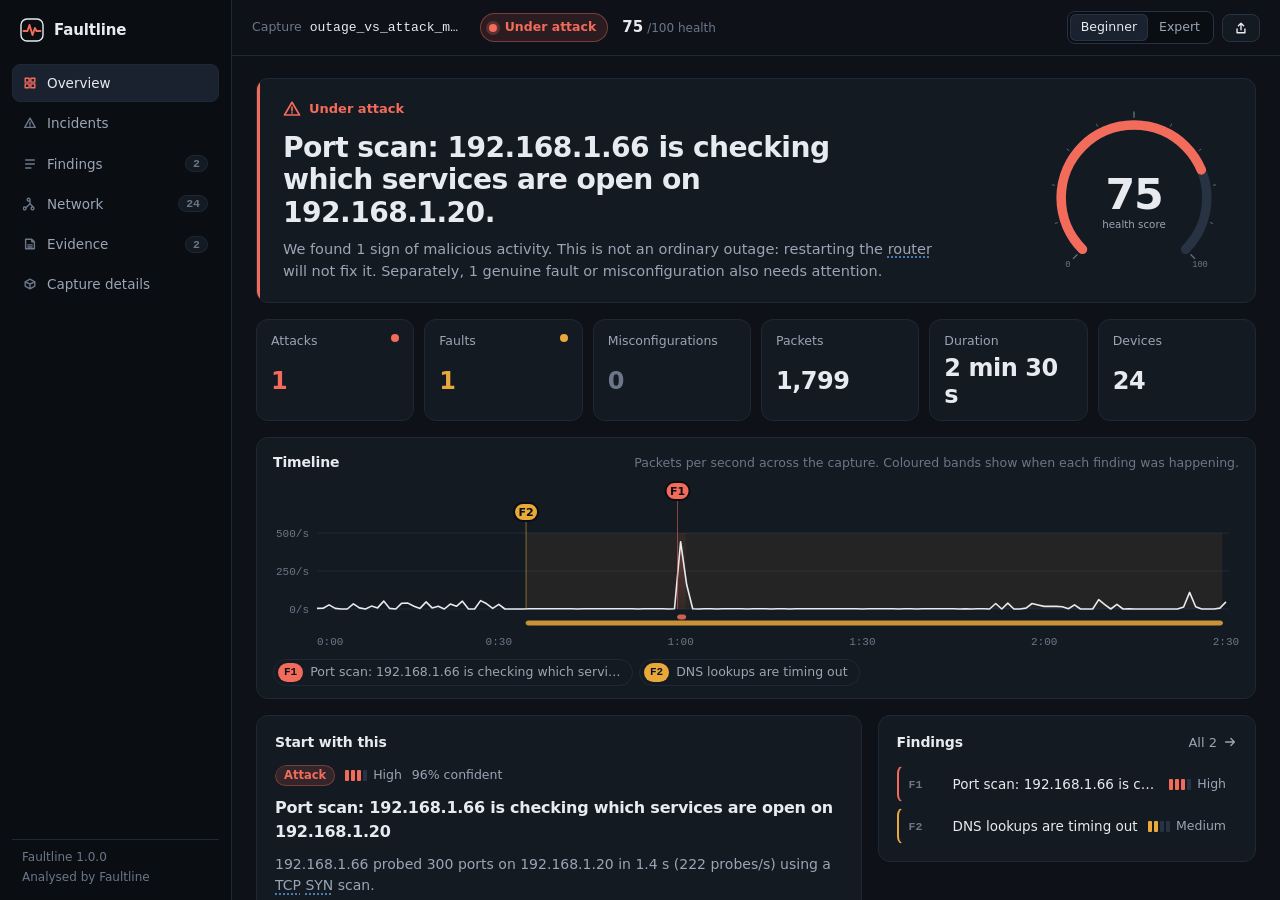
<file: docs/examples/outage_vs_attack_mixed.html>
<!DOCTYPE html>
<html lang="en">
<head>
<meta charset="utf-8">
<meta http-equiv="Content-Security-Policy" content="default-src &#x27;none&#x27;; script-src &#x27;sha256-ctoquEir3794ALZNpUcv2tEl3cZBvgRZR6IKuWjICKg=&#x27;; style-src &#x27;sha256-8ZL1HhOX4mK3O0ajT1dtf+nxtz8anHG6JlFjmfH65T8=&#x27;; img-src data:; font-src &#x27;none&#x27;; connect-src &#x27;none&#x27;; object-src &#x27;none&#x27;; media-src &#x27;none&#x27;; frame-src &#x27;none&#x27;; worker-src &#x27;none&#x27;; manifest-src &#x27;none&#x27;; base-uri &#x27;none&#x27;; form-action &#x27;none&#x27;">
<meta name="referrer" content="no-referrer">
<meta name="viewport" content="width=device-width, initial-scale=1">
<meta name="color-scheme" content="dark light">
<meta name="generator" content="Faultline">
<link rel="icon" href="data:image/svg+xml,%3Csvg%20xmlns%3D%22http%3A%2F%2Fwww.w3.org%2F2000%2Fsvg%22%20viewBox%3D%220%200%2024%2024%22%3E%3Crect%20x%3D%221%22%20y%3D%221%22%20width%3D%2222%22%20height%3D%2222%22%20rx%3D%226%22%20fill%3D%22%23131c2a%22%20stroke%3D%22%23ece7dc%22%20stroke-width%3D%221.4%22%2F%3E%3Cpath%20d%3D%22M3.5%2013h4l2-6%203%2010%202.4-7%201.6%203h4%22%20fill%3D%22none%22%20stroke%3D%22%23ff6a5c%22%20stroke-width%3D%221.9%22%20stroke-linecap%3D%22round%22%20stroke-linejoin%3D%22round%22%2F%3E%3C%2Fsvg%3E">
<title>Under attack: outage_vs_attack_mixed.pcap | Faultline</title>
<style>/* Faultline console: one stylesheet for the exported report and the dashboard.
   App shell (sidebar + top bar + views), dark by default, system fonts only. */
:root {
  --bg: #0e1218;
  --bg-deep: #0a0d12;
  --surface: #141a22;
  --surface-2: #1a2230;
  --line: #273243;
  --line-soft: #1f2836;
  --text: #e7eaef;
  --muted: #9aa5b5;
  --faint: #6b7788;
  --attack: #f26b5b;
  --fault: #e8a93a;
  --misconfig: #5fa5f5;
  --ok: #3fc98f;
  --info: #9aa5b5;
  --focus: #ffd98a;
  --status: var(--info);
  --c: var(--info);
  --r: 8px;
  --side-w: 232px;
  --top-h: 56px;
  --sans: system-ui, -apple-system, "Segoe UI", Roboto, "Helvetica Neue", Arial, sans-serif;
  --display: var(--sans);
  --mono: ui-monospace, "SF Mono", SFMono-Regular, Menlo, Consolas, "Liberation Mono", monospace;
  color-scheme: dark;
}
[data-status="under_attack"], .s-under_attack { --status: var(--attack); }
[data-status="faulty"], .s-faulty { --status: var(--fault); }
[data-status="minor_issues"], .s-minor_issues { --status: var(--misconfig); }
[data-status="healthy"], .s-healthy { --status: var(--ok); }
.c-attack { --c: var(--attack); }
.c-fault { --c: var(--fault); }
.c-misconfig { --c: var(--misconfig); }
.c-info, .c-sample { --c: var(--info); }
.c-ok, .c-clean { --c: var(--ok); }
.c-corrupt, .c-hostile { --c: #b98cf6; }

* { box-sizing: border-box; }
html { height: 100%; }
body {
  margin: 0; height: 100%; overflow: hidden;
  background: var(--bg); color: var(--text);
  font: 14px/1.5 var(--sans);
  -webkit-font-smoothing: antialiased; text-rendering: optimizeLegibility;
  font-variant-numeric: tabular-nums;
}
a { color: inherit; }
button { font: inherit; color: inherit; }
h1, h2, h3, h4, h5 { margin: 0; font-weight: 600; letter-spacing: -.01em; }
p { margin: 0; }
:focus-visible { outline: 2px solid var(--focus); outline-offset: 2px; border-radius: 4px; }
code, .mono { font-family: var(--mono); font-size: .92em; }
code { background: var(--bg-deep); border: 1px solid var(--line-soft); border-radius: 5px; padding: .05em .4em; white-space: pre-wrap; word-break: break-word; }
.sr-only { position: absolute; width: 1px; height: 1px; overflow: hidden; clip: rect(0 0 0 0); white-space: nowrap; }
noscript p { padding: 24px; }
#app { height: 100%; }

/* ---------- shell ---------- */
.shell { display: grid; grid-template-columns: var(--side-w) minmax(0, 1fr); height: 100%; }
.side { display: flex; flex-direction: column; background: var(--bg-deep); border-right: 1px solid var(--line-soft); padding: 14px 12px; gap: 12px; min-height: 0; }
.brand { display: flex; align-items: center; gap: 10px; text-decoration: none; padding: 4px 8px; font-weight: 700; font-size: 15px; letter-spacing: -.01em; color: var(--text); border-radius: var(--r); }
.brand svg { color: var(--attack); flex: none; }
.brand .brand-box { stroke: var(--text); }
.nav { margin: 6px 0 0; padding: 0; list-style: none; display: grid; gap: 2px; }
.nav-item { display: flex; align-items: center; gap: 10px; padding: 8px 10px; border-radius: var(--r); text-decoration: none; color: var(--muted); font-weight: 500; font-size: 13.5px; border: 1px solid transparent; }
.nav-item svg { flex: none; color: var(--faint); }
.nav-item:hover { color: var(--text); background: var(--surface); }
.nav-item[aria-current="page"] { color: var(--text); background: var(--surface-2); border-color: var(--line-soft); }
.nav-item[aria-current="page"] svg { color: var(--status); }
.nav-count { margin-left: auto; font: 600 11.5px var(--mono); color: var(--faint); background: var(--surface); border: 1px solid var(--line-soft); border-radius: 999px; padding: 1px 7px; min-width: 22px; text-align: center; }
.nav-item[aria-current="page"] .nav-count { color: var(--text); }
.nav-count.warn { color: var(--fault); border-color: color-mix(in srgb, var(--fault) 40%, transparent); }
.side-foot { margin-top: auto; padding: 8px 10px 0; font-size: 12px; color: var(--faint); border-top: 1px solid var(--line-soft); }
.side-foot p + p { margin-top: 2px; }
.stage { display: flex; flex-direction: column; min-width: 0; min-height: 0; }
.topbar { display: flex; align-items: center; gap: 14px; height: var(--top-h); padding: 0 20px; border-bottom: 1px solid var(--line-soft); background: var(--bg); flex: none; }
.topbar .menu { display: none; }
.crumb { display: flex; align-items: baseline; gap: 8px; min-width: 0; }
.crumb-label { color: var(--faint); font-size: 12.5px; }
.crumb-name { font-size: 13px; font-weight: 500; overflow: hidden; text-overflow: ellipsis; white-space: nowrap; max-width: 34ch; }
.mini-verdict { display: inline-flex; align-items: center; gap: 8px; padding: 4px 11px 4px 8px; border-radius: 999px; text-decoration: none; font-size: 12.5px; color: var(--status); background: color-mix(in srgb, var(--status) 12%, transparent); border: 1px solid color-mix(in srgb, var(--status) 40%, transparent); white-space: nowrap; }
.mini-verdict .dot { width: 8px; height: 8px; border-radius: 50%; background: var(--status); box-shadow: 0 0 0 3px color-mix(in srgb, var(--status) 25%, transparent); }
.mini-verdict b { font-weight: 600; }
.health { display: inline-flex; align-items: baseline; gap: 4px; color: var(--faint); font-size: 12px; white-space: nowrap; }
.health b { color: var(--text); font-size: 15px; font-weight: 700; }
.tools { margin-left: auto; display: flex; align-items: center; gap: 8px; }
.views { flex: 1; min-height: 0; overflow: auto; padding: 22px 24px 40px; scroll-behavior: smooth; }
.view[hidden] { display: none; }
.view { display: grid; gap: 16px; max-width: 1480px; margin: 0 auto; animation: fade .18s ease; }
.view-head { display: flex; align-items: flex-end; justify-content: space-between; gap: 16px; flex-wrap: wrap; }
.view-head h2 { font-size: 20px; }
.view-head p { color: var(--muted); margin-top: 2px; max-width: 70ch; }
.view-head h2:focus { outline: none; }

/* ---------- controls ---------- */
.btn { display: inline-flex; align-items: center; gap: 7px; padding: 6px 11px; border-radius: var(--r); border: 1px solid var(--line); background: var(--surface); color: var(--text); font-size: 13px; font-weight: 500; cursor: pointer; text-decoration: none; white-space: nowrap; line-height: 1.3; }
.btn:hover { background: var(--surface-2); border-color: #34425a; }
.btn.primary { background: var(--text); color: var(--bg); border-color: var(--text); font-weight: 600; }
.btn.primary:hover { background: #fff; }
.btn.big { padding: 10px 16px; font-size: 14px; }
.btn.icon { padding: 6px; }
.btn.small { padding: 5px 10px; font-size: 12.5px; color: var(--muted); }
.btn.small:hover { color: var(--text); }
.btn.small svg { transition: transform .2s ease; }
.btn.small[aria-expanded="true"] svg { transform: rotate(180deg); }
.segmented { display: inline-flex; padding: 2px; border-radius: var(--r); border: 1px solid var(--line); background: var(--bg-deep); }
.segmented button { border: 0; background: transparent; color: var(--muted); padding: 4px 11px; border-radius: 6px; font-size: 12.5px; font-weight: 500; cursor: pointer; }
.segmented button[aria-pressed="true"] { background: var(--surface-2); color: var(--text); box-shadow: inset 0 0 0 1px var(--line); }
.linkish { background: none; border: 0; padding: 0; color: var(--text); text-decoration: underline; text-decoration-color: var(--faint); text-underline-offset: 3px; cursor: pointer; font-size: inherit; text-align: left; }
.linkish:hover { text-decoration-color: var(--text); }
.linkish.arrow { display: inline-flex; align-items: center; gap: 6px; text-decoration: none; color: var(--muted); font-size: 13px; font-weight: 500; }
.linkish.arrow:hover { color: var(--text); }
.chips { display: flex; gap: 6px; flex-wrap: wrap; }
.chip { border: 1px solid var(--line); background: transparent; border-radius: 999px; padding: 4px 10px; font-size: 12.5px; color: var(--muted); cursor: pointer; display: inline-flex; gap: 6px; align-items: center; }
.chip:hover { color: var(--text); }
.chip[aria-pressed="true"] { color: var(--bg); background: var(--text); border-color: var(--text); }
.chip .n { font: 600 11px var(--mono); opacity: .8; }
.chip[disabled] { opacity: .4; cursor: default; }
.chip.host { color: var(--text); border-color: var(--focus); background: color-mix(in srgb, var(--focus) 12%, transparent); }
.chip.host .x { font-size: 15px; line-height: 1; }
.chip[hidden] { display: none; }
.search-wrap { display: flex; align-items: center; gap: 8px; padding: 0 10px; border: 1px solid var(--line); border-radius: var(--r); background: var(--bg-deep); color: var(--faint); }
.search-wrap:focus-within { border-color: var(--muted); }
.search { flex: 1; min-width: 0; border: 0; background: transparent; color: var(--text); font: 13px var(--sans); padding: 7px 0; outline: none; }
.search::placeholder { color: var(--faint); }
select, input[type=file] { font: 13px var(--sans); color: var(--text); background: var(--bg-deep); border: 1px solid var(--line); border-radius: var(--r); padding: 7px 10px; min-width: 0; width: 100%; }
select { font-family: var(--mono); font-size: 12.5px; }

/* ---------- panels and tags ---------- */
.panel { background: var(--surface); border: 1px solid var(--line-soft); border-radius: 12px; padding: 16px 18px; min-width: 0; }
.panel > h3 { font-size: 14px; margin-bottom: 12px; }
.panel-head { display: flex; align-items: center; justify-content: space-between; gap: 12px; margin-bottom: 12px; }
.panel-head h3 { font-size: 14px; }
.panel.calm { border-color: color-mix(in srgb, var(--ok) 35%, var(--line-soft)); }
.panel.calm h3 { color: var(--ok); }
.panel.calm p { color: var(--muted); }
.pill { display: inline-flex; align-items: center; gap: 6px; font-size: 11.5px; font-weight: 600; line-height: 1; padding: 4px 8px; border-radius: 999px; color: var(--c); background: color-mix(in srgb, var(--c) 14%, transparent); border: 1px solid color-mix(in srgb, var(--c) 35%, transparent); white-space: nowrap; }
.sev { display: inline-flex; align-items: center; gap: 6px; font-size: 12.5px; color: var(--muted); white-space: nowrap; }
.pips { display: inline-flex; gap: 2px; }
.pips i { width: 4px; height: 11px; border-radius: 1px; background: var(--line); }
.pips i.on { background: var(--c, var(--text)); }
.conf { font-size: 12.5px; color: var(--muted); white-space: nowrap; }
.fid-tag, .fid { font: 600 11.5px var(--mono); color: var(--faint); }
.card-tags { display: flex; align-items: center; gap: 10px; flex-wrap: wrap; }
.badge { display: inline-block; font-family: var(--sans); white-space: nowrap; font-size: 11px; font-weight: 600; padding: 2px 7px; margin: 0 4px 3px 0; border-radius: 5px; background: var(--surface-2); border: 1px solid var(--line); color: var(--text); }
.badge.r-gateway { border-color: color-mix(in srgb, var(--ok) 55%, transparent); color: var(--ok); }
.badge.r-dns-server { border-color: color-mix(in srgb, var(--misconfig) 55%, transparent); color: var(--misconfig); }
.badge.r-dhcp-server { border-color: color-mix(in srgb, var(--fault) 55%, transparent); color: var(--fault); }
.badge.flag { border-color: color-mix(in srgb, var(--attack) 55%, transparent); color: var(--attack); }
.more { color: var(--faint); font-size: 12.5px; }
.empty { padding: 36px 28px; text-align: center; color: var(--muted); border: 1px dashed var(--line); border-radius: 12px; }
.empty h3 { margin-bottom: 6px; font-size: 16px; }
.empty.calm h3 { color: var(--ok); }
.empty p { max-width: 60ch; margin: 0 auto; }
.notices { display: grid; gap: 8px; margin-top: 12px; }
.notice { display: flex; gap: 8px; flex-wrap: wrap; padding: 8px 12px; border-radius: var(--r); font-size: 13px; color: var(--text); background: color-mix(in srgb, var(--fault) 9%, transparent); border: 1px solid color-mix(in srgb, var(--fault) 35%, transparent); }
.notice.privacy { background: color-mix(in srgb, var(--misconfig) 9%, transparent); border-color: color-mix(in srgb, var(--misconfig) 35%, transparent); }
.toast { position: fixed; left: 50%; bottom: 26px; z-index: 50; transform: translate(-50%, 20px); opacity: 0; background: var(--text); color: var(--bg); font-weight: 600; font-size: 13.5px; padding: 10px 16px; border-radius: var(--r); transition: opacity .2s ease, transform .2s ease; pointer-events: none; }
.toast.show { opacity: 1; transform: translate(-50%, 0); }

/* ---------- overview ---------- */
.verdict-card { display: grid; grid-template-columns: minmax(0, 1fr) 190px; gap: 24px; align-items: center; padding: 20px 26px; position: relative; overflow: hidden; }
.verdict-card::before { content: ""; position: absolute; inset: 0 auto 0 0; width: 3px; background: var(--status); }
.status-word { display: inline-flex; align-items: center; gap: 8px; color: var(--status); font-weight: 600; font-size: 13px; }
.status-word .glyph { width: 18px; height: 18px; }
.headline { font-size: clamp(22px, 2.2vw, 30px); line-height: 1.15; letter-spacing: -.02em; margin-top: 8px; max-width: 30ch; }
.headline:focus { outline: none; }
.summary { color: var(--muted); margin-top: 10px; max-width: 72ch; font-size: 14.5px; }
.verdict-gauge { justify-self: end; }
.gauge { width: 100%; max-width: 190px; display: block; }
.gauge .track { stroke: var(--line); }
.gauge .tick { stroke: var(--faint); }
.gauge .value { stroke: var(--status); }
.gauge .num { fill: var(--text); font: 700 54px var(--sans); letter-spacing: -.03em; }
.gauge .lbl { fill: var(--muted); font: 500 13px var(--sans); }
.gauge .end { fill: var(--faint); font: 500 11px var(--mono); }
.kpis { display: grid; grid-template-columns: repeat(6, minmax(0, 1fr)); gap: 10px; }
.kpi { display: grid; gap: 4px; text-align: left; padding: 12px 14px; border-radius: 12px; border: 1px solid var(--line-soft); background: var(--surface); cursor: pointer; position: relative; }
.kpi:hover { border-color: var(--line); background: var(--surface-2); }
.kpi-label { color: var(--muted); font-size: 12.5px; }
.kpi b { font-size: 24px; font-weight: 700; letter-spacing: -.02em; line-height: 1.1; }
.kpi.c-attack b, .kpi.c-fault b, .kpi.c-misconfig b { color: var(--c); }
.kpi.zero b { color: var(--faint); }
.kpi.c-attack:not(.zero)::after, .kpi.c-fault:not(.zero)::after, .kpi.c-misconfig:not(.zero)::after { content: ""; position: absolute; top: 14px; right: 14px; width: 8px; height: 8px; border-radius: 50%; background: var(--c); }
.ov-bottom { display: grid; grid-template-columns: minmax(0, 1.6fr) minmax(0, 1fr); gap: 16px; align-items: start; }
.mini-findings { margin: 0; padding: 0; list-style: none; display: grid; gap: 4px; }
.mini-findings button { width: 100%; display: grid; grid-template-columns: 34px minmax(0, 1fr) auto; gap: 10px; align-items: center; text-align: left; padding: 8px 10px; border-radius: var(--r); border: 1px solid transparent; background: transparent; cursor: pointer; border-left: 2px solid var(--c); }
.mini-findings button:hover { background: var(--surface-2); border-color: var(--line-soft); border-left-color: var(--c); }
.mini-findings .mf-title { overflow: hidden; text-overflow: ellipsis; white-space: nowrap; font-size: 13.5px; }

/* ---------- timeline ---------- */
.seismo { position: relative; margin: 0; padding: 14px 16px 12px; background: var(--surface); border: 1px solid var(--line-soft); border-radius: 12px; }
.seismo-head { display: flex; align-items: baseline; justify-content: space-between; gap: 16px; margin-bottom: 6px; flex-wrap: wrap; }
.seismo-head h2 { font-size: 14px; }
.seismo-head p { color: var(--faint); font-size: 12.5px; }
.chart .trace { stroke: var(--text); }
.chart stop.s0 { stop-color: var(--status); stop-opacity: .22; }

/* ---------- incidents ---------- */
.incidents { display: grid; gap: 14px; }
.incident { position: relative; display: grid; grid-template-columns: minmax(0, 1.3fr) minmax(0, 1fr); border-radius: 12px; overflow: hidden; background: var(--surface); border: 1px solid var(--line-soft); }
.incident::before { content: ""; position: absolute; inset: 0 auto 0 0; width: 3px; background: var(--c); }
.incident-main { padding: 18px 22px 18px 24px; display: grid; gap: 10px; align-content: start; }
.incident .row { display: flex; align-items: center; gap: 10px; flex-wrap: wrap; }
.incident h3 { font-size: 18px; letter-spacing: -.015em; }
.incident .story { color: var(--muted); max-width: 70ch; }
.incident-fix { padding: 18px 20px; background: var(--surface-2); border-left: 1px solid var(--line-soft); }
.incident-fix h4 { font-size: 12.5px; color: var(--muted); margin-bottom: 10px; }
.incident.compact { border: 0; background: transparent; grid-template-columns: 1fr; }
.incident.compact::before { display: none; }
.incident.compact .incident-main { padding: 0; }
.incident.compact .incident-fix { border: 1px solid var(--line-soft); border-radius: var(--r); margin-top: 12px; padding: 14px 16px; }
.incident.compact h3 { font-size: 16px; }
.chain { display: flex; flex-wrap: wrap; align-items: stretch; gap: 0; margin: 4px 0 0; padding: 0; list-style: none; }
.chain li { display: flex; align-items: center; }
.chain li + li::before { content: ""; width: 26px; height: 2px; flex: none; margin: 0 2px; background: linear-gradient(90deg, color-mix(in srgb, var(--c) 70%, transparent), var(--line)); }
.node { display: flex; flex-direction: column; gap: 2px; align-items: flex-start; text-align: left; max-width: 230px; padding: 7px 11px; border-radius: var(--r); cursor: pointer; background: var(--bg-deep); border: 1px solid var(--line); }
.node:hover { border-color: var(--c); }
.node small { display: flex; gap: 6px; font-size: 11px; color: var(--faint); }
.node small b { color: var(--c); font-weight: 600; }
.node span { font-size: 13px; line-height: 1.3; }
.node.root { border-color: color-mix(in srgb, var(--c) 60%, transparent); box-shadow: 0 0 0 3px color-mix(in srgb, var(--c) 12%, transparent); }
.steps { margin: 0; padding: 0; list-style: none; counter-reset: s; display: grid; gap: 9px; }
.steps li { counter-increment: s; display: grid; grid-template-columns: 24px 1fr; gap: 10px; align-items: start; font-size: 13.5px; }
.steps li::before { content: counter(s); display: grid; place-items: center; width: 22px; height: 22px; border-radius: 50%; font: 700 11.5px/1 var(--sans); color: var(--bg); background: var(--text); margin-top: 1px; }
.steps.big li { font-size: 14.5px; gap: 12px; }
.symlink { font-size: 13px; color: var(--muted); display: flex; gap: 6px; flex-wrap: wrap; align-items: center; }

/* ---------- findings: master-detail ---------- */
.fl { display: grid; grid-template-columns: minmax(300px, 380px) minmax(0, 1fr); gap: 16px; align-items: start; min-height: 0; }
.fl-side { display: grid; gap: 10px; position: sticky; top: 0; }
.fl-tools { display: grid; gap: 8px; }
.fl-list { display: grid; gap: 4px; max-height: calc(100vh - var(--top-h) - 190px); overflow: auto; padding-right: 2px; }
.fl-item { display: grid; gap: 5px; text-align: left; width: 100%; padding: 10px 12px 10px 14px; border-radius: 10px; border: 1px solid var(--line-soft); background: var(--surface); cursor: pointer; position: relative; }
.fl-item::before { content: ""; position: absolute; left: 0; top: 10px; bottom: 10px; width: 3px; border-radius: 2px; background: var(--c); opacity: .7; }
.fl-item:hover { background: var(--surface-2); border-color: var(--line); }
.fl-item[aria-selected="true"] { background: var(--surface-2); border-color: color-mix(in srgb, var(--c) 55%, var(--line)); }
.fl-item[aria-selected="true"]::before { opacity: 1; }
.fl-item[hidden] { display: none; }
.fl-top { display: flex; align-items: center; gap: 8px; }
.fl-top .fid { margin-left: auto; }
.fl-title { font-weight: 600; font-size: 13.5px; line-height: 1.35; }
.fl-meta { display: flex; justify-content: space-between; gap: 8px; color: var(--faint); font-size: 12px; }
.fl-detail { min-width: 0; }
.finding { background: var(--surface); border: 1px solid var(--line-soft); border-radius: 12px; overflow: hidden; }
.fd-head { padding: 20px 24px 0; display: grid; gap: 8px; border-left: 3px solid var(--c); }
.fd-head h3 { font-size: 22px; letter-spacing: -.02em; line-height: 1.2; }
.fd-summary { color: var(--muted); font-size: 14.5px; max-width: 80ch; }
.mitre { display: inline-flex; gap: 6px; align-items: center; color: var(--faint); font-size: 12px; }
.mitre b { font: 600 12px var(--mono); color: var(--text); background: var(--bg-deep); border: 1px solid var(--line-soft); border-radius: 5px; padding: 1px 6px; }
.tabs { display: flex; gap: 2px; padding: 14px 24px 0 27px; border-bottom: 1px solid var(--line-soft); overflow-x: auto; }
.tab { border: 0; background: transparent; color: var(--muted); padding: 8px 12px; font-size: 13.5px; font-weight: 500; cursor: pointer; border-bottom: 2px solid transparent; margin-bottom: -1px; white-space: nowrap; border-radius: 6px 6px 0 0; }
.tab:hover { color: var(--text); }
.tab[aria-selected="true"] { color: var(--text); border-bottom-color: var(--text); }
.fd-panel { padding: 20px 24px 24px 27px; display: grid; gap: 20px; }
.fd-panel[hidden] { display: none; }
.block h4 { font-size: 12.5px; color: var(--muted); margin-bottom: 8px; font-weight: 600; }
.block p { font-size: 14.5px; max-width: 80ch; }
.block p + p { margin-top: 8px; }
.analogy { color: var(--muted) !important; padding-left: 12px; border-left: 2px solid var(--line); }
.hostlist { display: flex; flex-wrap: wrap; gap: 6px; margin: 0; padding: 0; list-style: none; }
.hostlist li { overflow-wrap: anywhere; }
.host-btn { font-size: 12.5px; background: var(--bg-deep); border: 1px solid var(--line-soft); border-radius: 6px; padding: 3px 7px; cursor: pointer; color: var(--text); }
.host-btn:hover { border-color: var(--line); }
.tech { font: 12.5px/1.6 var(--mono); color: var(--muted); background: var(--bg-deep); border: 1px solid var(--line-soft); border-radius: var(--r); padding: 12px 14px; margin: 0 0 12px; white-space: pre-wrap; overflow-wrap: anywhere; }
.metrics { display: grid; grid-template-columns: repeat(auto-fill, minmax(170px, 1fr)); gap: 8px 16px; margin: 10px 0 0; font-size: 13px; }
.metrics div { display: flex; flex-direction: column; }
.metrics dt { color: var(--faint); font-size: 11.5px; }
.metrics dd { margin: 0; overflow-wrap: anywhere; }
.expert-only { display: none; }
body.expert .expert-only { display: initial; }
body.expert .tab.expert-only { display: inline-block; }
body.expert .beginner-only { display: none; }

/* ---------- why this verdict: the scoreboard ---------- */
.reason { display: grid; gap: 18px; }
.reason-head h4 { font-size: 12.5px; color: var(--muted); margin-bottom: 6px; font-weight: 600; }
.reason .lead { font-size: 17px; font-weight: 600; letter-spacing: -.01em; max-width: 70ch; line-height: 1.35; }
.scoreboard { display: grid; gap: 10px; padding: 16px 18px; border-radius: 10px; background: var(--bg-deep); border: 1px solid var(--line-soft); }
.scorebar { display: flex; height: 14px; border-radius: 4px; overflow: hidden; background: var(--line-soft); }
.scorebar i { display: block; height: 100%; background: var(--c); min-width: 0; }
.scorebar i + i { box-shadow: -2px 0 0 var(--bg-deep); }
.scorekey { display: flex; gap: 18px; margin: 0; padding: 0; list-style: none; font-size: 13px; color: var(--muted); flex-wrap: wrap; }
.scorekey li { display: inline-flex; align-items: center; gap: 7px; }
.scorekey i { width: 10px; height: 10px; border-radius: 2px; background: var(--c); }
.scorekey b { color: var(--text); font-size: 14px; }
.scorekey li.win span { color: var(--text); font-weight: 600; }
.hyps { display: grid; grid-template-columns: repeat(auto-fit, minmax(240px, 1fr)); gap: 12px; }
.hyp { padding: 14px 16px; border-radius: 10px; border: 1px solid var(--line-soft); background: var(--surface-2); border-top: 2px solid var(--c); }
.hyp.win { background: color-mix(in srgb, var(--c) 7%, var(--surface-2)); }
.hyp h5 { margin: 0 0 10px; font-size: 13px; color: var(--c); display: flex; gap: 8px; align-items: baseline; justify-content: space-between; }
.hyp h5 .n { color: var(--faint); font-weight: 500; font-size: 11.5px; white-space: nowrap; }
.hyp ul { margin: 0; padding: 0; list-style: none; display: grid; gap: 8px; }
.hyp li { display: grid; grid-template-columns: 34px 1fr; gap: 8px; font-size: 13.5px; align-items: baseline; line-height: 1.4; }
.dots { display: inline-flex; gap: 3px; }
.dots i { width: 7px; height: 7px; border-radius: 50%; background: var(--line); }
.dots i.on { background: var(--c); }
.dots i.half { background: linear-gradient(90deg, var(--c) 50%, var(--line) 50%); }
.whynot-wrap h5 { font-size: 12.5px; color: var(--muted); margin-bottom: 10px; font-weight: 600; }
.whynot { margin: 0; padding: 0; list-style: none; display: grid; gap: 10px; }
.whynot li { padding: 12px 14px; border-radius: 10px; border: 1px dashed var(--line); }
.wn-head { display: flex; align-items: center; gap: 10px; margin-bottom: 6px; }
.wn-head b { font-weight: 600; }
.whynot p { color: var(--muted); font-size: 13.5px; }

/* ---------- evidence ---------- */
.evidence-tools { display: flex; align-items: center; gap: 10px; flex-wrap: wrap; margin-bottom: 12px; }
.filter { display: inline-flex; align-items: center; gap: 8px; min-width: 0; max-width: 100%; }
.filter-label { color: var(--faint); font-size: 12px; }
.filter code { max-width: 420px; overflow: hidden; text-overflow: ellipsis; white-space: nowrap; display: inline-block; vertical-align: middle; font-size: 12px; }
.evidence-foot { display: flex; align-items: center; gap: 14px; flex-wrap: wrap; margin-top: 10px; }
.hosts-line { margin-top: 10px; }
.table-scroll { overflow-x: auto; border: 1px solid var(--line-soft); border-radius: 10px; background: var(--bg-deep); }
table { width: 100%; border-collapse: collapse; font-size: 13px; }
th { text-align: left; font-weight: 600; color: var(--faint); font-size: 11.5px; padding: 8px 12px; border-bottom: 1px solid var(--line-soft); white-space: nowrap; background: var(--surface); }
td { padding: 7px 12px; border-bottom: 1px solid var(--line-soft); vertical-align: top; overflow-wrap: anywhere; }
tr:last-child td { border-bottom: 0; }
tbody tr:hover td { background: color-mix(in srgb, var(--text) 3%, transparent); }
th.num, td.num { text-align: right; white-space: nowrap; }
td.num { font-family: var(--mono); font-size: 12.5px; }
td.mono { font-size: 12.5px; }
.packets td.mono:last-child { white-space: pre-wrap; }
.hosts .ext { color: var(--faint); font: 11px var(--sans); }
.ev-groups { display: grid; gap: 14px; }
.ev-group { border-left: 3px solid var(--c); }
.ev-head { display: flex; align-items: flex-start; justify-content: space-between; gap: 16px; flex-wrap: wrap; margin-bottom: 12px; }
.ev-head h3 { font-size: 16px; margin-top: 6px; }
.ev-head .linkish { text-decoration: none; }
.ev-head .linkish:hover { text-decoration: underline; }
.ev-head .evidence-tools { margin: 0; }

/* ---------- network ---------- */
.map-panel { padding: 16px 18px 14px; }
.map-head { display: flex; align-items: baseline; justify-content: space-between; gap: 18px; flex-wrap: wrap; margin-bottom: 10px; }
.map-head h3 { font-size: 14px; }
.map-head p { color: var(--muted); font-size: 12.5px; max-width: 70ch; }

/* ---------- capture ---------- */
.capture-grid { display: grid; grid-template-columns: minmax(0, 1.1fr) minmax(0, 1fr); gap: 16px; align-items: start; }
.capture-col { display: grid; gap: 16px; }
.kv { display: grid; grid-template-columns: 130px 1fr; gap: 9px 16px; margin: 0; font-size: 13.5px; }
.kv dt { color: var(--faint); }
.kv dd { margin: 0; overflow-wrap: anywhere; }
.warnlist { margin: 0; padding: 0; list-style: none; display: grid; gap: 8px; font-size: 13.5px; }
.warnlist li { padding: 8px 12px; border-radius: var(--r); background: color-mix(in srgb, var(--fault) 8%, transparent); border: 1px solid color-mix(in srgb, var(--fault) 30%, transparent); overflow-wrap: anywhere; }
.bars { margin: 0; padding: 0; list-style: none; display: grid; gap: 8px; }
.bars li { display: grid; grid-template-columns: 120px minmax(0, 1fr) 76px; gap: 10px; align-items: center; font-size: 13px; }
.bars .lbl { overflow: hidden; text-overflow: ellipsis; white-space: nowrap; }
.bars .lbl.mono { font-size: 12px; }
.bars .bar { height: 6px; border-radius: 999px; background: var(--line-soft); overflow: hidden; }
.bars .bar i { display: block; height: 100%; border-radius: 999px; background: var(--muted); }
.bars .val { text-align: right; color: var(--muted); font-size: 12.5px; }
.foot-note { color: var(--faint); font-size: 12.5px; }
.foot-note strong { color: var(--muted); }

/* ---------- motion ---------- */
@keyframes fade { from { opacity: 0; } to { opacity: 1; } }
@keyframes draw { to { stroke-dashoffset: 0; } }
@keyframes sweep { from { stroke-dashoffset: var(--arc); } }
@media (prefers-reduced-motion: no-preference) {
  .chart .trace.draw { stroke-dasharray: var(--len); stroke-dashoffset: var(--len); animation: draw 1.4s cubic-bezier(.3, .6, .2, 1) .1s forwards; }
  .chart .fill.draw { opacity: 0; animation: fade .8s ease 1s forwards; }
  .gauge .value.draw { animation: sweep 1.1s cubic-bezier(.3, .6, .2, 1) .1s backwards; }
}
@media (prefers-reduced-motion: reduce) { .view { animation: none; } .views { scroll-behavior: auto; } * { transition-duration: 0s !important; } }

/* ---------- responsive ---------- */
.scrim { display: none; }
@media (max-width: 1180px) {
  :root { --side-w: 60px; }
  .side { padding: 14px 8px; align-items: center; }
  .brand .brand-name, .nav-label, .nav-count, .side-foot { display: none; }
  .nav-item { justify-content: center; padding: 10px; }
  .brand { padding: 4px; }
  .kpis { grid-template-columns: repeat(3, minmax(0, 1fr)); }
  .ov-bottom, .capture-grid { grid-template-columns: 1fr; }
  .fl { grid-template-columns: minmax(260px, 320px) minmax(0, 1fr); }
  .tools .label { display: none; }
}
@media (max-width: 1280px) {
  .btn .label { display: none; }
  .crumb-name { max-width: 20ch; }
}
@media (max-width: 860px) {
  .shell { grid-template-columns: 1fr; }
  .side { position: fixed; inset: 0 auto 0 0; width: 232px; z-index: 40; transform: translateX(-100%); transition: transform .2s ease; align-items: stretch; padding: 14px 12px; }
  .brand .brand-name, .nav-label, .nav-count, .side-foot { display: initial; }
  .nav-item { justify-content: flex-start; padding: 8px 10px; }
  .nav-count { display: inline-block; }
  body.nav-open .side { transform: none; }
  body.nav-open .scrim { display: block; position: fixed; inset: 0; z-index: 30; background: rgba(0, 0, 0, .5); }
  .topbar .menu { display: inline-flex; }
  .topbar { padding: 0 14px; gap: 10px; }
  .health, .crumb-label { display: none; }
  .views { padding: 16px 14px 32px; }
  .verdict-card, .incident, .fl { grid-template-columns: 1fr; }
  .verdict-gauge { justify-self: start; }
  .fl-side { position: static; }
  .fl-list { max-height: 300px; }
  .kpis { grid-template-columns: repeat(2, minmax(0, 1fr)); }
}

/* ---------- print ---------- */
@media print {
  :root { --bg: #fff; --bg-deep: #f5f6f8; --surface: #fff; --surface-2: #f3f4f6; --line: #c9ced6; --line-soft: #dde1e7; --text: #111; --muted: #444; --faint: #666; color-scheme: light; }
  html, body { height: auto; overflow: visible; }
  .shell { display: block; }
  .side, .topbar .tools, .topbar .menu, .toast, .scrim, .tabs, .fl-tools, .chart .cursor { display: none !important; }
  .stage { display: block; }
  .views { overflow: visible; padding: 0; }
  .view, .view[hidden] { display: grid; margin-bottom: 28px; page-break-inside: avoid; animation: none; opacity: 1; }
  .fd-panel[hidden], .fl-item[hidden] { display: grid; }
  .fl { grid-template-columns: 1fr; }
  .fl-list { max-height: none; overflow: visible; }
  .btn, .kpi, .fl-item { border-color: #c9ced6; }
  .map-box .tooltip, .term .tip { display: none !important; }
  .netmap .node .body { fill: #fff; }
}

/* ---------- timeline chart (SVG) ---------- */
.chart { position: relative; min-height: 150px; }
.chart svg { display: block; width: 100%; height: 100%; overflow: visible; }
.chart .grid { stroke: var(--line-soft); stroke-width: 1; }
.chart .axis { fill: var(--faint); font: 11px var(--mono); }
.chart .trace { fill: none; stroke: var(--text); stroke-width: 1.6; stroke-linejoin: round; }
.chart .fill { fill: url(#fl-trace-fill); }
.chart stop.s0 { stop-color: var(--status); stop-opacity: .26; }
.chart stop.s1 { stop-color: var(--status); stop-opacity: 0; }
.k-attack { fill: var(--attack); stroke: var(--attack); --c: var(--attack); }
.k-fault { fill: var(--fault); stroke: var(--fault); --c: var(--fault); }
.k-misconfig { fill: var(--misconfig); stroke: var(--misconfig); --c: var(--misconfig); }
.k-info { fill: var(--info); stroke: var(--info); --c: var(--info); }
.chart .band { stroke: none; }
.chart .stem { stroke-width: 1; opacity: .55; fill: none; }
.chart .pin rect { stroke: var(--bg-deep); stroke-width: 2; }
.chart .band { opacity: .07; }
.chart .band.hot { opacity: .2; }
.chart .lane { opacity: .85; }
.chart .lane.hot { opacity: 1; stroke: var(--text); stroke-width: 1; }
.chart .pin { cursor: pointer; }
.chart .pin-label { font: 700 11px var(--sans); fill: var(--bg-deep); stroke: none; pointer-events: none; }
.chart .cursor { stroke: var(--focus); stroke-width: 1; opacity: 0; pointer-events: none; }
.chart.hovering .cursor { opacity: .8; }
.tooltip {
  position: absolute; top: 0; z-index: 3; pointer-events: none; opacity: 0;
  min-width: 170px; max-width: 280px; padding: 8px 10px; border-radius: 8px;
  background: var(--surface-2); border: 1px solid var(--line); font-size: 12.5px;
  box-shadow: 0 8px 24px rgba(0, 0, 0, .35);
}
.chart.hovering .tooltip { opacity: 1; }
.tooltip b { font-family: var(--mono); font-weight: 600; }
.tooltip ul { margin: 4px 0 0; padding: 0; list-style: none; }
.tooltip li { display: flex; gap: 6px; align-items: baseline; color: var(--muted); }
.tooltip li::before { content: ""; flex: none; width: 7px; height: 7px; border-radius: 2px; background: var(--c); transform: translateY(-1px); }
.legend { display: flex; flex-wrap: wrap; gap: 6px; margin: 10px 0 0; padding: 0; list-style: none; }
.legend button {
  display: inline-flex; align-items: center; gap: 7px; max-width: 360px;
  border: 1px solid var(--line-soft); background: var(--surface); border-radius: 999px;
  padding: 3px 11px 3px 4px; font-size: 12.5px; color: var(--muted); cursor: pointer;
}
.legend button:hover { color: var(--text); border-color: var(--line); }
.legend .fid { font: 600 11px/1 var(--mono); color: var(--bg); background: var(--c); border-radius: 999px; padding: 4px 6px; }
.legend .ltxt { overflow: hidden; text-overflow: ellipsis; white-space: nowrap; }


/* ---------- glossary tooltips ---------- */
.term { position: relative; text-decoration: underline dotted; text-decoration-color: color-mix(in srgb, var(--misconfig) 70%, transparent); text-underline-offset: 3px; text-decoration-thickness: 1.5px; cursor: help; border-radius: 3px; }
.term:hover, .term:focus-visible { text-decoration-style: solid; color: var(--text); }
.term .tip {
  position: absolute; left: 0; bottom: calc(100% + 8px); z-index: 30; width: 290px; max-width: 70vw;
  padding: 9px 11px; border-radius: 9px; background: var(--surface-2); border: 1px solid var(--line);
  color: var(--text); font: 400 13px/1.45 var(--sans); font-style: normal; text-decoration: none;
  box-shadow: 0 10px 28px rgba(0, 0, 0, .45); opacity: 0; visibility: hidden; transform: translateY(4px);
  transition: opacity .12s ease, transform .12s ease; pointer-events: none; white-space: normal; text-align: left;
}
.term .tip.left { left: auto; right: 0; }
.term .tip::after { content: ""; position: absolute; left: 14px; top: 100%; border: 6px solid transparent; border-top-color: var(--line); }
.term .tip.left::after { left: auto; right: 14px; }
.term:hover .tip, .term:focus .tip, .term:focus-visible .tip { opacity: 1; visibility: visible; transform: none; }
body.expert .term { text-decoration: none; cursor: inherit; }
body.expert .term .tip { display: none; }

/* ---------- network map (SVG) ---------- */
.map-box { position: relative; background: var(--bg-deep); border: 1px solid var(--line-soft); border-radius: 12px; overflow: hidden; }
.netmap { display: block; width: 100%; height: auto; max-height: 520px; margin: 0 auto; font-family: var(--sans); }
.netmap .cloud { fill: url(#fl-cloud); stroke: var(--line-soft); stroke-dasharray: 4 5; }
.netmap stop.c0 { stop-color: var(--misconfig); stop-opacity: .14; }
.netmap stop.c1 { stop-color: var(--misconfig); stop-opacity: .02; }
.netmap .cloud-label { fill: var(--faint); font: 600 12px var(--sans); letter-spacing: .08em; text-transform: uppercase; }
.netmap .edge { stroke: var(--line); stroke-linecap: round; opacity: .9; transition: opacity .15s ease, stroke .15s ease; }
.netmap .edge.faint { stroke-dasharray: 3 6; opacity: .55; }
.netmap .edge.hot { stroke: var(--focus); opacity: 1; }
.map-box.hovering .edge:not(.hot), .map-box.has-selection .edge:not(.hot) { opacity: .25; }
.netmap .node { cursor: pointer; outline: none; }
.netmap .node .halo { fill: var(--c, transparent); opacity: 0; transition: opacity .15s ease; }
.netmap .node .body { fill: var(--surface-2); stroke: var(--line); stroke-width: 1.5; transition: stroke .15s ease; }
.netmap .node .glyph { fill: none; stroke: var(--muted); stroke-width: 1.6; stroke-linecap: round; stroke-linejoin: round; }
.netmap .node .label { fill: var(--text); font: 500 11.5px var(--mono); }
.netmap .node .sublabel { fill: var(--faint); font: 500 10.5px var(--sans); }
.netmap .node .count { fill: var(--faint); font: 500 11px var(--sans); }
.netmap .node.k-gateway .body { fill: var(--surface); stroke: var(--ok); stroke-width: 2; }
.netmap .node.k-gateway .glyph { stroke: var(--ok); }
.netmap .node.k-gateway .label { font-size: 12.5px; font-weight: 600; }
.netmap .node.k-hub .body { fill: none; stroke-dasharray: 4 4; }
.netmap .node.k-cloud .body { fill: transparent; stroke: none; }
.netmap .node.k-cloud .glyph { stroke: var(--misconfig); stroke-width: 1.8; fill: color-mix(in srgb, var(--misconfig) 18%, transparent); }
.netmap .node.k-external .body { fill: var(--bg); }
.netmap .node.k-more .body { stroke-dasharray: 3 3; }
.netmap .node.k-more .glyph { stroke-width: 2.4; }
.netmap .node.flag .body { stroke: var(--c); stroke-width: 2.2; }
.netmap .node.flag .glyph { stroke: var(--c); }
.netmap .node.flag .halo { opacity: .12; }
.netmap .node:hover .halo, .netmap .node:focus-visible .halo, .netmap .node.selected .halo { opacity: .28; fill: var(--c, var(--focus)); }
.netmap .node:focus-visible .body { stroke: var(--focus); }
.netmap .node.selected .body { stroke: var(--focus); stroke-width: 2.5; }
.netmap .node.peer .body { stroke: var(--focus); }
.netmap .fbadge circle { fill: var(--c); stroke: var(--bg-deep); stroke-width: 2; }
.netmap .fbadge text { fill: var(--bg-deep); font: 700 10.5px var(--sans); }
.netmap .rbadge rect { fill: var(--bg-deep); stroke-width: 1; }
.netmap .rbadge text { font: 700 8.5px var(--sans); letter-spacing: .02em; }
.netmap .rbadge.b-dns rect { stroke: var(--misconfig); } .netmap .rbadge.b-dns text { fill: var(--misconfig); }
.netmap .rbadge.b-dhcp rect { stroke: var(--fault); } .netmap .rbadge.b-dhcp text { fill: var(--fault); }
.netmap .rbadge.b-rtr rect { stroke: var(--ok); } .netmap .rbadge.b-rtr text { fill: var(--ok); }
.map-box .tooltip { max-width: 320px; min-width: 200px; }
.map-box.hovering .tooltip { opacity: 1; }
.map-tip .names { color: var(--muted); margin-top: 1px; overflow-wrap: anywhere; }
.map-tip dl { display: grid; grid-template-columns: auto 1fr; gap: 2px 10px; margin: 6px 0 0; }
.map-tip dt { color: var(--faint); }
.map-tip dd { margin: 0; overflow-wrap: anywhere; }
.map-tip .warn { color: var(--attack); }
.map-tip .hint { margin-top: 6px; color: var(--faint); font-size: 12px; }
.map-tip ul { margin-top: 6px; }
.map-legend { display: flex; flex-wrap: wrap; gap: 6px 16px; margin: 12px 0 0; padding: 0; list-style: none; font-size: 12.5px; color: var(--muted); }
.map-legend li { display: inline-flex; align-items: center; gap: 7px; }
.map-legend i { width: 12px; height: 12px; border-radius: 50%; border: 1.5px solid var(--line); background: var(--surface-2); flex: none; }
.map-legend .l-router i { border-color: var(--ok); border-width: 2px; }
.map-legend .l-ext i { background: var(--bg); border-color: var(--misconfig); border-style: dashed; }
.map-legend .l-attack i { border-color: var(--attack); background: color-mix(in srgb, var(--attack) 25%, var(--surface-2)); }
.map-legend .l-fault i { border-color: var(--fault); background: color-mix(in srgb, var(--fault) 25%, var(--surface-2)); }
.map-legend .l-misconfig i { border-color: var(--misconfig); background: color-mix(in srgb, var(--misconfig) 25%, var(--surface-2)); }
.map-legend .l-edge i { width: 22px; height: 0; border: 0; border-top: 3px solid var(--line); border-radius: 2px; }
.map-legend .l-badge i { width: auto; height: auto; border-radius: 4px; border-color: var(--misconfig); background: var(--bg-deep); font: 700 8px var(--sans); color: var(--misconfig); padding: 1px 4px; }
.map-legend .l-badge i::before { content: "DNS"; }
.map-text { margin-top: 10px; font-size: 13px; color: var(--muted); }
.map-text summary { cursor: pointer; color: var(--faint); }
.map-text ul { margin: 6px 0 0; padding-left: 18px; display: grid; gap: 3px; font-family: var(--mono); font-size: 12px; }
</style>
</head>
<body>
<div id="app"></div>
<noscript><p>This report needs JavaScript to display. The raw data is embedded in this file as JSON.</p></noscript>
<script type="application/json" id="faultline-data">{"tool":{"name":"Faultline","version":"1.0.0"},"generated_at":"2026-11-01T17:51:23+05:30","capture":{"name":"outage_vs_attack_mixed.pcap","format":"pcap","compressed":false,"file_bytes":639269,"packets":1799,"bytes_captured":610461,"linktypes":[1],"first_ts":1793462400.498998,"last_ts":1793462550.600446,"duration":150.10144805908203,"truncated":false,"limited":false,"warnings":[],"sha256":"2da9a717b7f546e81babd83c3453c6d200329740fe90b4d9aaf2b317d2219a0a","malformed_packets":0},"verdict":{"status":"under_attack","headline":"Port scan: 192.168.1.66 is checking which services are open on 192.168.1.20.","summary":"We found 1 sign of malicious activity. This is not an ordinary outage: restarting the router will not fix it. Separately, 1 genuine fault or misconfiguration also needs attention.","score":75,"counts":{"attack":1,"fault":1,"misconfig":0,"info":0}},"findings":[{"id":"F1","kind":"scan.port","category":"attack","severity":3,"severity_name":"high","confidence":0.96,"title":"Port scan: 192.168.1.66 is checking which services are open on 192.168.1.20","summary":"192.168.1.66 probed 300 ports on 192.168.1.20 in 1.4 s (222 probes/s) using a TCP SYN scan.","explanation":"A port is like a numbered door on a computer; each service (web, file sharing, remote login) listens behind one. 192.168.1.66 knocked on 300 doors in a short time to find out which ones open, which is the usual first step before an attack (reconnaissance). No open ports were confirmed.","analogy":"Like someone walking down a hotel corridor trying every door handle to see which room is unlocked.","cause":"A port-scanning tool (such as nmap or masscan) running on 192.168.1.66: either a security test, a curious user, or malware / an attacker mapping the network.","fix":["Identify the device behind 192.168.1.66: run `arp -a` (or check the DHCP lease list / switch MAC table) to find its MAC address and owner.","If it is not an authorised security scan, disconnect it or block it at the firewall (e.g. `iptables -I INPUT -s 192.168.1.66 -j DROP`) and check it for malware.","On the target(s), list what is listening (`netstat -an` / `ss -tlnp`) and close services that are not needed, especially any port the scan found open.","Review firewall and server logs for logins or exploits from this address after the scan.","If it is your own vulnerability scanner, schedule it and add it to an allow-list so it is expected."],"technical":"TCP SYN scan from 192.168.1.66 against 1 host(s) (192.168.1.20): 300 probes, 300 TCP + 0 UDP distinct ports, peak 300 distinct ports/60 s (threshold 25); stealth FIN/NULL/Xmas/other = 0/0/0/0; responses: 0 SYN/ACK (open), 299 RST (closed), 0 ICMP port-unreachable, 0 UDP replies; prober behaviour: 0 half-open resets, 0 completed handshakes, 0 closed without data, 0 carried data. Rate 221.7 probes/s over 1.35 s.","mitre":"T1046 Network Service Discovery","hosts":["192.168.1.66","192.168.1.20"],"packets":[593,595,597,599,601,603,605,607,609,611,613,615,617,619,621,623,625,627,629,631,633,636,638,640,642,644,646,648,650,652,654,656,658,660,662,664,666,668,670,672,674,676,678,680,682,684,686,688,690,692,694,696,698,700,702,704,706,708,710,712,714,716,718,720,722,724,726,728,730,732,734,736,738,740,742,744,746,748,750,752,754,756,758,760,762,764,766,768,770,772,774,776,778,780,782,784,786,788,790,792,794,796,798,800,802,804,806,808,810,812,814,816,818,820,822,824,826,828,830,832,834,836,838,840,842,844,846,848,850,852,854,856,858,860,862,864,866,868,870,872,874,876,878,880,882,884,886,888,890,892,894,896,898,900,902,904,906,908,910,912,914,916,918,920,922,924,926,928,930,932,934,936,938,940,942,944,946,948,950,952,954,956,958,960,962,964,966,968,970,972,974,976,978,980,982,984,986,988,990,992],"packet_total":300,"first_ts":1793462460.0,"last_ts":1793462461.352961,"metrics":{"source":"192.168.1.66","technique":"TCP SYN scan","targets":["192.168.1.20"],"target_count":1,"probes":300,"ports_probed":300,"tcp_ports":300,"udp_ports":0,"peak_ports_per_window":300,"window_s":60.0,"rate_per_s":221.74,"duration_s":1.353,"open_ports":[],"open_count":0,"closed":299,"udp_closed":0,"half_open":0,"connect_close":0,"with_data":0,"stealth":{"fin":0,"null":0,"xmas":0,"other":0},"sample_ports":["541/tcp","1985/tcp","1354/tcp","1003/tcp","1454/tcp","70/tcp","863/tcp","1551/tcp","1984/tcp","1043/tcp"]},"indicators":[{"text":"192.168.1.66 tried 300 different ports on 192.168.1.20 (up to 300 within 60 s); normal programs talk to one or two ports per server","supports":"attack","weight":3.0},{"text":"Probes arrived at 222 per second, far faster than a person or normal application opens connections","supports":"attack","weight":1.0},{"text":"No connection was used to exchange data: nothing here looks like a working application that is merely misconfigured","supports":"attack","weight":0.5}],"scores":{"attack":5.0},"alternatives":[],"symptom_of":null,"incident":null,"evidence_lines":[{"no":593,"ts":1793462460.0,"rel":59.501002,"summary":"TCP 192.168.1.66:45555 → 192.168.1.20:541 [S] seq=265196516 ack=0 win=1024 len=0"},{"no":595,"ts":1793462460.004154,"rel":59.505156,"summary":"TCP 192.168.1.66:45555 → 192.168.1.20:1985 [S] seq=1603175814 ack=0 win=1024 len=0"},{"no":597,"ts":1793462460.007881,"rel":59.508883,"summary":"TCP 192.168.1.66:45555 → 192.168.1.20:1354 [S] seq=1892629413 ack=0 win=1024 len=0"},{"no":599,"ts":1793462460.011243,"rel":59.512245,"summary":"TCP 192.168.1.66:45555 → 192.168.1.20:1003 [S] seq=3501009496 ack=0 win=1024 len=0"},{"no":601,"ts":1793462460.016308,"rel":59.51731,"summary":"TCP 192.168.1.66:45555 → 192.168.1.20:1454 [S] seq=3290314894 ack=0 win=1024 len=0"},{"no":603,"ts":1793462460.020976,"rel":59.521978,"summary":"TCP 192.168.1.66:45555 → 192.168.1.20:70 [S] seq=3777026310 ack=0 win=1024 len=0"},{"no":605,"ts":1793462460.02624,"rel":59.527242,"summary":"TCP 192.168.1.66:45555 → 192.168.1.20:863 [S] seq=2334669050 ack=0 win=1024 len=0"},{"no":607,"ts":1793462460.030687,"rel":59.531689,"summary":"TCP 192.168.1.66:45555 → 192.168.1.20:1551 [S] seq=3992951943 ack=0 win=1024 len=0"},{"no":609,"ts":1793462460.03522,"rel":59.536222,"summary":"TCP 192.168.1.66:45555 → 192.168.1.20:1984 [S] seq=3547226293 ack=0 win=1024 len=0"},{"no":611,"ts":1793462460.040395,"rel":59.541397,"summary":"TCP 192.168.1.66:45555 → 192.168.1.20:1043 [S] seq=1575151566 ack=0 win=1024 len=0"},{"no":613,"ts":1793462460.044892,"rel":59.545894,"summary":"TCP 192.168.1.66:45555 → 192.168.1.20:470 [S] seq=3372657847 ack=0 win=1024 len=0"},{"no":615,"ts":1793462460.050859,"rel":59.551861,"summary":"TCP 192.168.1.66:45555 → 192.168.1.20:522 [S] seq=1310048117 ack=0 win=1024 len=0"},{"no":617,"ts":1793462460.055989,"rel":59.556991,"summary":"TCP 192.168.1.66:45555 → 192.168.1.20:396 [S] seq=3131763688 ack=0 win=1024 len=0"},{"no":619,"ts":1793462460.060118,"rel":59.56112,"summary":"TCP 192.168.1.66:45555 → 192.168.1.20:1674 [S] seq=496851537 ack=0 win=1024 len=0"},{"no":621,"ts":1793462460.066012,"rel":59.567014,"summary":"TCP 192.168.1.66:45555 → 192.168.1.20:882 [S] seq=282881400 ack=0 win=1024 len=0"},{"no":623,"ts":1793462460.070804,"rel":59.571806,"summary":"TCP 192.168.1.66:45555 → 192.168.1.20:1750 [S] seq=329835944 ack=0 win=1024 len=0"},{"no":625,"ts":1793462460.076086,"rel":59.577088,"summary":"TCP 192.168.1.66:45555 → 192.168.1.20:765 [S] seq=2158796388 ack=0 win=1024 len=0"},{"no":627,"ts":1793462460.081434,"rel":59.582436,"summary":"TCP 192.168.1.66:45555 → 192.168.1.20:802 [S] seq=1052043206 ack=0 win=1024 len=0"},{"no":629,"ts":1793462460.087224,"rel":59.588226,"summary":"TCP 192.168.1.66:45555 → 192.168.1.20:354 [S] seq=2521109892 ack=0 win=1024 len=0"},{"no":631,"ts":1793462460.090753,"rel":59.591755,"summary":"TCP 192.168.1.66:45555 → 192.168.1.20:538 [S] seq=2464855827 ack=0 win=1024 len=0"},{"no":633,"ts":1793462460.094113,"rel":59.595115,"summary":"TCP 192.168.1.66:45555 → 192.168.1.20:1297 [S] seq=2487740656 ack=0 win=1024 len=0"},{"no":636,"ts":1793462460.098223,"rel":59.599225,"summary":"TCP 192.168.1.66:45555 → 192.168.1.20:1513 [S] seq=3399881108 ack=0 win=1024 len=0"},{"no":638,"ts":1793462460.101642,"rel":59.602644,"summary":"TCP 192.168.1.66:45555 → 192.168.1.20:1789 [S] seq=2685913710 ack=0 win=1024 len=0"},{"no":640,"ts":1793462460.106446,"rel":59.607448,"summary":"TCP 192.168.1.66:45555 → 192.168.1.20:173 [S] seq=3685779320 ack=0 win=1024 len=0"},{"no":642,"ts":1793462460.11046,"rel":59.611462,"summary":"TCP 192.168.1.66:45555 → 192.168.1.20:1885 [S] seq=2331892775 ack=0 win=1024 len=0"},{"no":644,"ts":1793462460.114374,"rel":59.615376,"summary":"TCP 192.168.1.66:45555 → 192.168.1.20:895 [S] seq=4294612302 ack=0 win=1024 len=0"},{"no":646,"ts":1793462460.118187,"rel":59.619189,"summary":"TCP 192.168.1.66:45555 → 192.168.1.20:899 [S] seq=943229313 ack=0 win=1024 len=0"},{"no":648,"ts":1793462460.122594,"rel":59.623596,"summary":"TCP 192.168.1.66:45555 → 192.168.1.20:392 [S] seq=4048933905 ack=0 win=1024 len=0"},{"no":650,"ts":1793462460.128038,"rel":59.62904,"summary":"TCP 192.168.1.66:45555 → 192.168.1.20:881 [S] seq=1091392620 ack=0 win=1024 len=0"},{"no":652,"ts":1793462460.13126,"rel":59.632262,"summary":"TCP 192.168.1.66:45555 → 192.168.1.20:839 [S] seq=1213805373 ack=0 win=1024 len=0"},{"no":654,"ts":1793462460.134952,"rel":59.635954,"summary":"TCP 192.168.1.66:45555 → 192.168.1.20:1719 [S] seq=485966317 ack=0 win=1024 len=0"},{"no":656,"ts":1793462460.138642,"rel":59.639644,"summary":"TCP 192.168.1.66:45555 → 192.168.1.20:1124 [S] seq=2690983081 ack=0 win=1024 len=0"},{"no":658,"ts":1793462460.144638,"rel":59.64564,"summary":"TCP 192.168.1.66:45555 → 192.168.1.20:1516 [S] seq=2771022171 ack=0 win=1024 len=0"},{"no":660,"ts":1793462460.147904,"rel":59.648906,"summary":"TCP 192.168.1.66:45555 → 192.168.1.20:1661 [S] seq=3364122674 ack=0 win=1024 len=0"},{"no":662,"ts":1793462460.153216,"rel":59.654218,"summary":"TCP 192.168.1.66:45555 → 192.168.1.20:610 [S] seq=2757003294 ack=0 win=1024 len=0"},{"no":664,"ts":1793462460.157139,"rel":59.658141,"summary":"TCP 192.168.1.66:45555 → 192.168.1.20:1267 [S] seq=995472467 ack=0 win=1024 len=0"},{"no":666,"ts":1793462460.162314,"rel":59.663316,"summary":"TCP 192.168.1.66:45555 → 192.168.1.20:263 [S] seq=237175392 ack=0 win=1024 len=0"},{"no":668,"ts":1793462460.166529,"rel":59.667531,"summary":"TCP 192.168.1.66:45555 → 192.168.1.20:1508 [S] seq=1139656500 ack=0 win=1024 len=0"},{"no":670,"ts":1793462460.170747,"rel":59.671749,"summary":"TCP 192.168.1.66:45555 → 192.168.1.20:647 [S] seq=4066412580 ack=0 win=1024 len=0"},{"no":672,"ts":1793462460.175956,"rel":59.676958,"summary":"TCP 192.168.1.66:45555 → 192.168.1.20:500 [S] seq=4276129851 ack=0 win=1024 len=0"}]},{"id":"F2","kind":"dns.timeout","category":"fault","severity":2,"severity_name":"medium","confidence":0.86,"title":"DNS lookups are timing out","summary":"Your DNS server 192.168.1.1 stopped answering at 21:30:35: 29 of 68 lookups (43%) got no reply.","explanation":"Before your device can open a website it asks a DNS server to turn the name (like example.com) into an address. These questions are going unanswered, so websites and apps seem 'down' even though the internet connection itself may be fine.","analogy":"Like phoning directory enquiries and nobody ever picks up.","cause":"The DNS server 192.168.1.1 is down, overloaded or unreachable (or a firewall is dropping DNS).","fix":["Test it directly: `nslookup example.com 192.168.1.1`, then compare with `nslookup example.com 1.1.1.1`.","If only your server fails, restart it (often the router) or switch DNS to a working one (router/DHCP settings, or the device's network settings).","Check firewall rules that might block UDP/TCP port 53.","On Windows run `ipconfig /flushdns`; check which DNS servers are configured with `ipconfig /all`."],"technical":"Unanswered within 3 s: 192.168.1.1: 29/68 unanswered. Working: none. Retries: 58; queries in the last 3 s ignored: 0.","mitre":null,"hosts":["192.168.1.1","192.168.1.10","192.168.1.11","192.168.1.12","192.168.1.15","192.168.1.20"],"packets":[559,561,564,567,571,573,576,579,582,586,588,591,1129,1197,1201,1203,1207,1210,1212,1215,1219,1221,1224,1228,1230,1234,1236,1239,1242],"packet_total":29,"first_ts":1793462435.0,"last_ts":1793462549.924752,"metrics":{"unanswered":29,"queries":68,"ratio":0.426,"servers":{"192.168.1.1":{"queries":68,"unanswered":29,"answered":39,"last_ok":1793462549.905873}},"clients":["192.168.1.10","192.168.1.11","192.168.1.12","192.168.1.15","192.168.1.20","192.168.1.21","192.168.1.30","192.168.1.31","192.168.1.40","192.168.1.45"],"retries":58},"indicators":[{"text":"29 DNS lookups out of 68 got no answer within 3 s","supports":"fault","weight":1.5},{"text":"Devices retried 58 lookups, as they do when DNS goes quiet","supports":"fault","weight":0.5}],"scores":{"fault":2.5},"alternatives":[],"symptom_of":null,"incident":null,"evidence_lines":[{"no":559,"ts":1793462435.0,"rel":34.501002,"summary":"DNS query 0x365a A docs.example.org (192.168.1.20 → 192.168.1.1)"},{"no":561,"ts":1793462437.280264,"rel":36.781266,"summary":"DNS query 0x3686 A api.example.io (192.168.1.10 → 192.168.1.1)"},{"no":564,"ts":1793462439.246277,"rel":38.747279,"summary":"DNS query 0x36b6 A mail.example.net (192.168.1.30 → 192.168.1.1)"},{"no":567,"ts":1793462441.150245,"rel":40.651247,"summary":"DNS query 0x36de A api.example.io (192.168.1.30 → 192.168.1.1)"},{"no":571,"ts":1793462444.174111,"rel":43.675113,"summary":"DNS query 0x36f7 A docs.example.org (192.168.1.45 → 192.168.1.1)"},{"no":573,"ts":1793462445.844802,"rel":45.345804,"summary":"DNS query 0x371a A docs.example.org (192.168.1.30 → 192.168.1.1)"},{"no":576,"ts":1793462447.700541,"rel":47.201543,"summary":"DNS query 0x3727 A mail.example.net (192.168.1.30 → 192.168.1.1)"},{"no":579,"ts":1793462449.606388,"rel":49.10739,"summary":"DNS query 0x3736 A api.example.io (192.168.1.30 → 192.168.1.1)"},{"no":582,"ts":1793462451.534403,"rel":51.035405,"summary":"DNS query 0x375f A www.example.com (192.168.1.20 → 192.168.1.1)"},{"no":586,"ts":1793462454.659663,"rel":54.160665,"summary":"DNS query 0x3763 A docs.example.org (192.168.1.11 → 192.168.1.1)"},{"no":588,"ts":1793462456.162903,"rel":55.663905,"summary":"DNS query 0x377a A www.example.com (192.168.1.45 → 192.168.1.1)"},{"no":591,"ts":1793462459.096946,"rel":58.597948,"summary":"DNS query 0x379d A www.example.com (192.168.1.20 → 192.168.1.1)"},{"no":1129,"ts":1793462461.206492,"rel":60.707494,"summary":"DNS query 0x37ab A docs.example.org (192.168.1.30 → 192.168.1.1)"},{"no":1197,"ts":1793462464.104617,"rel":63.605619,"summary":"DNS query 0x37cc A mail.example.net (192.168.1.12 → 192.168.1.1)"},{"no":1201,"ts":1793462467.503258,"rel":67.00426,"summary":"DNS query 0x37ea A mail.example.net (192.168.1.60 → 192.168.1.1)"},{"no":1203,"ts":1793462469.604898,"rel":69.1059,"summary":"DNS query 0x37f1 A docs.example.org (192.168.1.30 → 192.168.1.1)"},{"no":1207,"ts":1793462473.039669,"rel":72.540671,"summary":"DNS query 0x3805 A docs.example.org (192.168.1.31 → 192.168.1.1)"},{"no":1210,"ts":1793462476.462934,"rel":75.963936,"summary":"DNS query 0x3815 A mail.example.net (192.168.1.55 → 192.168.1.1)"},{"no":1212,"ts":1793462479.047754,"rel":78.548756,"summary":"DNS query 0x382d A www.example.com (192.168.1.15 → 192.168.1.1)"},{"no":1215,"ts":1793462480.879846,"rel":80.380848,"summary":"DNS query 0x3850 A www.example.com (192.168.1.20 → 192.168.1.1)"},{"no":1219,"ts":1793462484.103418,"rel":83.60442,"summary":"DNS query 0x385c A www.example.com (192.168.1.60 → 192.168.1.1)"},{"no":1221,"ts":1793462485.967212,"rel":85.468214,"summary":"DNS query 0x3883 A www.example.com (192.168.1.20 → 192.168.1.1)"},{"no":1224,"ts":1793462488.875406,"rel":88.376408,"summary":"DNS query 0x38a8 A mail.example.net (192.168.1.12 → 192.168.1.1)"},{"no":1228,"ts":1793462492.216761,"rel":91.717763,"summary":"DNS query 0x38d0 A www.example.com (192.168.1.30 → 192.168.1.1)"},{"no":1230,"ts":1793462494.546611,"rel":94.047613,"summary":"DNS query 0x38e7 A docs.example.org (192.168.1.21 → 192.168.1.1)"},{"no":1234,"ts":1793462497.840761,"rel":97.341763,"summary":"DNS query 0x38ea A mail.example.net (192.168.1.11 → 192.168.1.1)"},{"no":1236,"ts":1793462500.227361,"rel":99.728363,"summary":"DNS query 0x38ed A docs.example.org (192.168.1.21 → 192.168.1.1)"},{"no":1239,"ts":1793462502.297809,"rel":101.798811,"summary":"DNS query 0x38f8 A docs.example.org (192.168.1.60 → 192.168.1.1)"},{"no":1242,"ts":1793462504.589588,"rel":104.09059,"summary":"DNS query 0x3921 A www.example.com (192.168.1.60 → 192.168.1.1)"}]}],"incidents":[],"hosts":[{"ip":"192.168.1.20","macs":["b8:27:eb:14:b4:1d"],"first_ts":1793462409.759495,"last_ts":1793462545.866653,"packets_sent":393,"packets_recv":390,"bytes_sent":27635,"roles":[],"names":[],"local":true},{"ip":"192.168.1.66","macs":["08:00:27:3a:66:9e"],"first_ts":1793462460.0,"last_ts":1793462461.353361,"packets_sent":300,"packets_recv":300,"bytes_sent":17400,"roles":[],"names":[],"local":true},{"ip":"192.168.1.11","macs":["3c:22:fb:11:ab:08"],"first_ts":1793462401.95755,"last_ts":1793462545.87263,"packets_sent":106,"packets_recv":120,"bytes_sent":13503,"roles":[],"names":[],"local":true},{"ip":"192.168.1.15","macs":["dc:a6:32:13:af:16"],"first_ts":1793462406.410706,"last_ts":1793462521.958872,"packets_sent":80,"packets_recv":91,"bytes_sent":9668,"roles":[],"names":[],"local":true},{"ip":"192.168.1.1","macs":["3c:84:6a:12:34:01"],"first_ts":1793462400.499774,"last_ts":1793462549.924752,"packets_sent":39,"packets_recv":126,"bytes_sent":3751,"roles":["dns-server","gateway"],"names":[],"local":true},{"ip":"192.168.1.45","macs":["e4:5f:01:19:cd:40"],"first_ts":1793462411.063882,"last_ts":1793462550.600446,"packets_sent":68,"packets_recv":83,"bytes_sent":7800,"roles":[],"names":[],"local":true},{"ip":"192.168.1.60","macs":["9c:b6:d0:1b:dc:4e"],"first_ts":1793462427.748279,"last_ts":1793462544.889539,"packets_sent":58,"packets_recv":52,"bytes_sent":6898,"roles":[],"names":[],"local":true},{"ip":"192.168.1.55","macs":["c8:e2:65:1a:d7:47"],"first_ts":1793462400.498998,"last_ts":1793462544.495908,"packets_sent":47,"packets_recv":50,"bytes_sent":6081,"roles":[],"names":[],"local":true},{"ip":"192.168.1.31","macs":["f0:18:98:17:bf:32"],"first_ts":1793462423.207829,"last_ts":1793462519.151648,"packets_sent":28,"packets_recv":29,"bytes_sent":3076,"roles":[],"names":[],"local":true},{"ip":"192.168.1.12","macs":["a4:83:e7:12:ac:0f"],"first_ts":1793462427.623536,"last_ts":1793462521.534136,"packets_sent":28,"packets_recv":27,"bytes_sent":2668,"roles":[],"names":[],"local":true},{"ip":"192.168.1.40","macs":["8c:85:90:18:c8:39"],"first_ts":1793462414.235593,"last_ts":1793462517.896426,"packets_sent":16,"packets_recv":18,"bytes_sent":2154,"roles":[],"names":[],"local":true},{"ip":"192.168.1.30","macs":["28:d2:44:16:be:2b"],"first_ts":1793462439.246277,"last_ts":1793462495.216761,"packets_sent":24,"packets_recv":0,"bytes_sent":1809,"roles":[],"names":[],"local":true},{"ip":"192.168.1.21","macs":["00:1a:a0:15:b5:24"],"first_ts":1793462420.054607,"last_ts":1793462503.227361,"packets_sent":14,"packets_recv":8,"bytes_sent":1176,"roles":[],"names":[],"local":true},{"ip":"192.168.1.10","macs":["f4:5c:89:10:aa:01"],"first_ts":1793462429.110399,"last_ts":1793462519.962508,"packets_sent":12,"packets_recv":9,"bytes_sent":1022,"roles":[],"names":[],"local":true},{"ip":"203.0.113.200","macs":[],"first_ts":1793462414.916157,"last_ts":1793462550.600446,"packets_sent":134,"packets_recv":109,"bytes_sent":129965,"roles":[],"names":[],"local":false},{"ip":"198.51.100.20","macs":[],"first_ts":1793462411.082091,"last_ts":1793462545.866653,"packets_sent":131,"packets_recv":108,"bytes_sent":124335,"roles":[],"names":[],"local":false},{"ip":"203.0.113.10","macs":[],"first_ts":1793462512.067902,"last_ts":1793462544.205446,"packets_sent":78,"packets_recv":63,"bytes_sent":78869,"roles":[],"names":[],"local":false},{"ip":"198.51.100.44","macs":[],"first_ts":1793462401.976871,"last_ts":1793462419.806112,"packets_sent":62,"packets_recv":50,"bytes_sent":62772,"roles":[],"names":[],"local":false},{"ip":"198.51.100.5","macs":[],"first_ts":1793462409.77459,"last_ts":1793462519.962508,"packets_sent":39,"packets_recv":39,"bytes_sent":20600,"roles":[],"names":[],"local":false},{"ip":"203.0.113.80","macs":[],"first_ts":1793462406.422031,"last_ts":1793462523.553749,"packets_sent":35,"packets_recv":30,"bytes_sent":32394,"roles":[],"names":[],"local":false},{"ip":"93.184.216.34","macs":[],"first_ts":1793462424.160224,"last_ts":1793462424.406152,"packets_sent":29,"packets_recv":20,"bytes_sent":34802,"roles":[],"names":[],"local":false},{"ip":"203.0.113.81","macs":[],"first_ts":1793462520.786975,"last_ts":1793462521.958872,"packets_sent":15,"packets_recv":14,"bytes_sent":11071,"roles":[],"names":[],"local":false},{"ip":"203.0.113.25","macs":[],"first_ts":1793462532.153475,"last_ts":1793462532.975932,"packets_sent":14,"packets_recv":14,"bytes_sent":8906,"roles":[],"names":[],"local":false},{"ip":"203.0.113.123","macs":[],"first_ts":1793462510.0,"last_ts":1793462510.020851,"packets_sent":1,"packets_recv":1,"bytes_sent":90,"roles":[],"names":[],"local":false}],"stats":{"protocols":{"TCP":1394,"TLS":182,"DNS":165,"ARP":48,"HTTP":8,"UDP":2},"top_talkers":[{"ip":"203.0.113.200","packets":134,"bytes":129965,"local":false},{"ip":"198.51.100.20","packets":131,"bytes":124335,"local":false},{"ip":"203.0.113.10","packets":78,"bytes":78869,"local":false},{"ip":"198.51.100.44","packets":62,"bytes":62772,"local":false},{"ip":"93.184.216.34","packets":29,"bytes":34802,"local":false},{"ip":"203.0.113.80","packets":35,"bytes":32394,"local":false},{"ip":"192.168.1.20","packets":393,"bytes":27635,"local":true},{"ip":"198.51.100.5","packets":39,"bytes":20600,"local":false},{"ip":"192.168.1.66","packets":300,"bytes":17400,"local":true},{"ip":"192.168.1.11","packets":106,"bytes":13503,"local":true}],"conversations":[{"a":"192.168.1.20","b":"192.168.1.66","proto":"TCP","packets":600,"bytes":33600},{"a":"192.168.1.20","b":"203.0.113.10","proto":"TCP","packets":85,"bytes":49684},{"a":"192.168.1.45","b":"198.51.100.20","proto":"TCP","packets":72,"bytes":48193},{"a":"192.168.1.11","b":"198.51.100.44","proto":"TCP","packets":68,"bytes":42776},{"a":"192.168.1.55","b":"198.51.100.20","proto":"TCP","packets":68,"bytes":30466},{"a":"192.168.1.11","b":"203.0.113.200","proto":"TCP","packets":66,"bytes":29499},{"a":"192.168.1.45","b":"203.0.113.200","proto":"TCP","packets":45,"bytes":33242},{"a":"192.168.1.15","b":"93.184.216.34","proto":"TCP","packets":43,"bytes":32581},{"a":"192.168.1.12","b":"203.0.113.200","proto":"TCP","packets":37,"bytes":22479},{"a":"192.168.1.60","b":"203.0.113.200","proto":"TCP","packets":30,"bytes":17560},{"a":"192.168.1.31","b":"198.51.100.20","proto":"TCP","packets":30,"bytes":17372},{"a":"192.168.1.11","b":"203.0.113.10","proto":"TCP","packets":30,"bytes":17525},{"a":"192.168.1.15","b":"203.0.113.80","proto":"TCP","packets":29,"bytes":16177},{"a":"192.168.1.1","b":"192.168.1.20","proto":"DNS","packets":25,"bytes":1988},{"a":"192.168.1.1","b":"192.168.1.30","proto":"DNS","packets":24,"bytes":1809}],"timeline":{"start":1793462400.498998,"bucket_seconds":1,"series":[{"t":1793462400,"packets":4,"bytes":262},{"t":1793462401,"packets":5,"bytes":324},{"t":1793462402,"packets":27,"bytes":16809},{"t":1793462403,"packets":4,"bytes":264},{"t":1793462404,"packets":0,"bytes":0},{"t":1793462405,"packets":0,"bytes":0},{"t":1793462406,"packets":34,"bytes":20337},{"t":1793462407,"packets":7,"bytes":1629},{"t":1793462408,"packets":0,"bytes":0},{"t":1793462409,"packets":19,"bytes":6272},{"t":1793462410,"packets":7,"bytes":1962},{"t":1793462411,"packets":52,"bytes":38289},{"t":1793462412,"packets":4,"bytes":264},{"t":1793462413,"packets":0,"bytes":0},{"t":1793462414,"packets":38,"bytes":15562},{"t":1793462415,"packets":39,"bytes":16551},{"t":1793462416,"packets":18,"bytes":6152},{"t":1793462417,"packets":4,"bytes":264},{"t":1793462418,"packets":47,"bytes":36648},{"t":1793462419,"packets":7,"bytes":1792},{"t":1793462420,"packets":18,"bytes":4542},{"t":1793462421,"packets":0,"bytes":0},{"t":1793462422,"packets":32,"bytes":16033},{"t":1793462423,"packets":18,"bytes":4540},{"t":1793462424,"packets":51,"bytes":37367},{"t":1793462425,"packets":0,"bytes":0},{"t":1793462426,"packets":0,"bytes":0},{"t":1793462427,"packets":55,"bytes":27492},{"t":1793462428,"packets":34,"bytes":23380},{"t":1793462429,"packets":4,"bytes":288},{"t":1793462430,"packets":30,"bytes":14539},{"t":1793462431,"packets":0,"bytes":0},{"t":1793462432,"packets":0,"bytes":0},{"t":1793462433,"packets":0,"bytes":0},{"t":1793462434,"packets":0,"bytes":0},{"t":1793462435,"packets":1,"bytes":76},{"t":1793462436,"packets":1,"bytes":76},{"t":1793462437,"packets":1,"bytes":74},{"t":1793462438,"packets":2,"bytes":150},{"t":1793462439,"packets":1,"bytes":76},{"t":1793462440,"packets":2,"bytes":150},{"t":1793462441,"packets":1,"bytes":74},{"t":1793462442,"packets":2,"bytes":150},{"t":1793462443,"packets":0,"bytes":0},{"t":1793462444,"packets":2,"bytes":150},{"t":1793462445,"packets":2,"bytes":152},{"t":1793462446,"packets":1,"bytes":76},{"t":1793462447,"packets":2,"bytes":152},{"t":1793462448,"packets":2,"bytes":152},{"t":1793462449,"packets":1,"bytes":74},{"t":1793462450,"packets":2,"bytes":150},{"t":1793462451,"packets":1,"bytes":75},{"t":1793462452,"packets":2,"bytes":149},{"t":1793462453,"packets":0,"bytes":0},{"t":1793462454,"packets":2,"bytes":151},{"t":1793462455,"packets":1,"bytes":76},{"t":1793462456,"packets":1,"bytes":75},{"t":1793462457,"packets":2,"bytes":151},{"t":1793462458,"packets":0,"bytes":0},{"t":1793462459,"packets":2,"bytes":150},{"t":1793462460,"packets":443,"bytes":24827},{"t":1793462461,"packets":159,"bytes":8924},{"t":1793462462,"packets":2,"bytes":151},{"t":1793462463,"packets":0,"bytes":0},{"t":1793462464,"packets":2,"bytes":152},{"t":1793462465,"packets":1,"bytes":76},{"t":1793462466,"packets":0,"bytes":0},{"t":1793462467,"packets":2,"bytes":152},{"t":1793462468,"packets":1,"bytes":76},{"t":1793462469,"packets":1,"bytes":76},{"t":1793462470,"packets":2,"bytes":152},{"t":1793462471,"packets":0,"bytes":0},{"t":1793462472,"packets":1,"bytes":76},{"t":1793462473,"packets":1,"bytes":76},{"t":1793462474,"packets":1,"bytes":76},{"t":1793462475,"packets":0,"bytes":0},{"t":1793462476,"packets":2,"bytes":152},{"t":1793462477,"packets":1,"bytes":76},{"t":1793462478,"packets":0,"bytes":0},{"t":1793462479,"packets":2,"bytes":151},{"t":1793462480,"packets":2,"bytes":150},{"t":1793462481,"packets":1,"bytes":75},{"t":1793462482,"packets":1,"bytes":75},{"t":1793462483,"packets":1,"bytes":75},{"t":1793462484,"packets":1,"bytes":75},{"t":1793462485,"packets":2,"bytes":150},{"t":1793462486,"packets":1,"bytes":75},{"t":1793462487,"packets":1,"bytes":75},{"t":1793462488,"packets":2,"bytes":151},{"t":1793462489,"packets":1,"bytes":76},{"t":1793462490,"packets":0,"bytes":0},{"t":1793462491,"packets":1,"bytes":76},{"t":1793462492,"packets":1,"bytes":75},{"t":1793462493,"packets":1,"bytes":75},{"t":1793462494,"packets":1,"bytes":76},{"t":1793462495,"packets":2,"bytes":151},{"t":1793462496,"packets":0,"bytes":0},{"t":1793462497,"packets":2,"bytes":152},{"t":1793462498,"packets":1,"bytes":76},{"t":1793462499,"packets":0,"bytes":0},{"t":1793462500,"packets":2,"bytes":152},{"t":1793462501,"packets":1,"bytes":76},{"t":1793462502,"packets":1,"bytes":76},{"t":1793462503,"packets":2,"bytes":152},{"t":1793462504,"packets":1,"bytes":75},{"t":1793462505,"packets":2,"bytes":151},{"t":1793462506,"packets":0,"bytes":0},{"t":1793462507,"packets":1,"bytes":75},{"t":1793462508,"packets":0,"bytes":0},{"t":1793462509,"packets":2,"bytes":84},{"t":1793462510,"packets":2,"bytes":180},{"t":1793462511,"packets":0,"bytes":0},{"t":1793462512,"packets":36,"bytes":15563},{"t":1793462513,"packets":0,"bytes":0},{"t":1793462514,"packets":38,"bytes":21090},{"t":1793462515,"packets":0,"bytes":0},{"t":1793462516,"packets":0,"bytes":0},{"t":1793462517,"packets":6,"bytes":452},{"t":1793462518,"packets":36,"bytes":21881},{"t":1793462519,"packets":26,"bytes":5050},{"t":1793462520,"packets":17,"bytes":5856},{"t":1793462521,"packets":18,"bytes":7640},{"t":1793462522,"packets":17,"bytes":4741},{"t":1793462523,"packets":15,"bytes":9990},{"t":1793462524,"packets":2,"bytes":84},{"t":1793462525,"packets":27,"bytes":11285},{"t":1793462526,"packets":0,"bytes":0},{"t":1793462527,"packets":0,"bytes":0},{"t":1793462528,"packets":0,"bytes":0},{"t":1793462529,"packets":62,"bytes":41177},{"t":1793462530,"packets":28,"bytes":18676},{"t":1793462531,"packets":0,"bytes":0},{"t":1793462532,"packets":30,"bytes":11054},{"t":1793462533,"packets":0,"bytes":0},{"t":1793462534,"packets":2,"bytes":166},{"t":1793462535,"packets":0,"bytes":0},{"t":1793462536,"packets":0,"bytes":0},{"t":1793462537,"packets":0,"bytes":0},{"t":1793462538,"packets":0,"bytes":0},{"t":1793462539,"packets":0,"bytes":0},{"t":1793462540,"packets":0,"bytes":0},{"t":1793462541,"packets":0,"bytes":0},{"t":1793462542,"packets":0,"bytes":0},{"t":1793462543,"packets":13,"bytes":4742},{"t":1793462544,"packets":109,"bytes":54057},{"t":1793462545,"packets":15,"bytes":7269},{"t":1793462546,"packets":0,"bytes":0},{"t":1793462547,"packets":0,"bytes":0},{"t":1793462548,"packets":0,"bytes":0},{"t":1793462549,"packets":6,"bytes":729},{"t":1793462550,"packets":47,"bytes":36966}],"markers":[{"t":1793462460.0,"end":1793462461.352961,"finding":"F1","category":"attack","title":"Port scan: 192.168.1.66 is checking which services are open on 192.168.1.20"},{"t":1793462435.0,"end":1793462549.924752,"finding":"F2","category":"fault","title":"DNS lookups are timing out"}]}},"redacted":false,"warnings":[],"analysis_seconds":0.05,"evidence":{"F2":"[base64]/[base64]/[base64]/oANQAqKlY36gEAAAEAAAAAAAAEbWFpbAdleGFtcGxlA25ldAAAAQABxRDmauI6CQBMAAAATAAAADyEahI0ASjSRBa+KwgARQAAPhwkQABAEZsbwKgBHsCoAQHH/QA1ACohbDfxAQAAAQAAAAAAAARkb2NzB2V4YW1wbGUDb3JnAAABAAHJEOZq9ZoAAEwAAABMAAAAPIRqEjQB8BiYF78yCABFAAA+PAdAAEARezfAqAEfwKgBAcf/[base64]/CABLAAAASwAAADyEahI0AZy20BvcTggARQAAPSYLQABAEZEXwKgBPMCoAQHIFQA1ACkwRjkhAQAAAQAAAAAAAAN3d3cHZXhhbXBsZQNjb20AAAEAAQ==","F1":"[base64]/t/[base64]/[base64]/AqAFCwKgBFLHzA3//[base64]/JgiCQAAAAAYAIEAOF/AAACBAW0vBDmalSvAgA6AAAAOgAAALgn6xS0HQgAJzpmnggARQAALER0QABABnKxwKgBQsCoARSx8wH0/[base64]/AwA6AAAAOgAAALgn6xS0HQgAJzpmnggARQAALER9QABABnKowKgBQsCoARSx8wfJMu1SSQAAAABgAgQA0YwAAAIEBbS8EOZq2U0DADoAAAA6AAAAuCfrFLQdCAAnOmaeCABFAAAsRH5AAEAGcqfAqAFCwKgBFLHzBHDXKwNAAAAAAGACBAB/[base64]/[base64]/[base64]/[base64]/p1gAAAABgAgQA2V4AAAIEBbS8EOZqrVAFADoAAAA6AAAAuCfrFLQdCAAnOmaeCABFAAAsRJxAAEAGconAqAFCwKgBFLHzBp5sa/[base64]/[base64]/[base64]/[base64]/[base64]/[base64]/[base64]/8cAAAAAYAIEAPiCAAACBAW0vBDmalkrCAA6AAAAOgAAALgn6xS0HQgAJzpmnggARQAALETFQABABnJgwKgBQsCoARSx8wI/8QQ4AQAAAABgAgQAM0cAAAIEBbS8EOZqV0EIADoAAAA6AAAAuCfrFLQdCAAnOmaeCABFAAAsRMZAAEAGcl/[base64]/X5AAAAAGACBAB8LgAAAgQFtLwQ5mpbuAgAOgAAADoAAAC4J+sUtB0IACc6Zp4IAEUAACxEzUAAQAZyWMCoAULAqAEUsfMGy1sYjN0AAAAAYAIEAG/[base64]/[base64]"}}</script>
<script>/* Faultline report renderer.
 * Security model: every value in the report is untrusted (it comes from packets).
 * Data is read from the embedded JSON data block and turned into DOM nodes with
 * createElement / textContent only. No HTML string is ever parsed. */
(function () {
  "use strict";

  var SVGNS = "http://www.w3.org/2000/svg";
  var doc = document;
  var root = doc.getElementById("app");
  var R = null;
  try { R = JSON.parse(doc.getElementById("faultline-data").textContent); } catch (e) { R = null; }
  if (!root) { return; }
  if (!R || typeof R !== "object" || Array.isArray(R)) {
    root.textContent = "This report could not be read. The embedded data is damaged.";
    return;
  }
  var EMBEDDED = doc.documentElement.getAttribute("data-embedded") === "1";
  var REDUCED = window.matchMedia && window.matchMedia("(prefers-reduced-motion: reduce)").matches;

  // ------------------------------------------------------------------ utils
  function str(v) { return v === null || v === undefined ? "" : String(v); }
  function arr(v) { return Array.isArray(v) ? v : []; }
  function obj(v) { return v && typeof v === "object" && !Array.isArray(v) ? v : {}; }
  function num(v) { return typeof v === "number" && isFinite(v) ? v : null; }
  function clamp(v, a, b) { return Math.max(a, Math.min(b, v)); }

  var SAFE_ATTR = /^(class|id|role|tabindex|title|type|for|colspan|scope|hidden|disabled|lang|dir|href|target|rel|download|aria-[a-z-]+|data-[a-z-]+|viewBox|width|height|x|y|x1|x2|y1|y2|cx|cy|r|rx|d|points|transform|text-anchor|dominant-baseline|offset|gradientTransform|pathLength|preserveAspectRatio|focusable|fill|stroke|stroke-width|stroke-linecap|stroke-linejoin)$/;

  function setAttrs(el, attrs) {
    if (!attrs) { return; }
    Object.keys(attrs).forEach(function (k) {
      var v = attrs[k];
      if (v === null || v === undefined || v === false) { return; }
      if (k === "text") { el.textContent = str(v); return; }
      if (k.slice(0, 2) === "on" && typeof v === "function") { el.addEventListener(k.slice(2), v); return; }
      if (!SAFE_ATTR.test(k)) { return; }
      if (k === "href") {
        v = str(v);
        if (!(v.charAt(0) === "#" || v === "/" || v.slice(0, 5) === "blob:")) { return; }
      }
      el.setAttribute(k, v === true ? "" : str(v));
    });
  }
  function append(el, kids) {
    for (var i = 0; i < kids.length; i++) {
      var k = kids[i];
      if (k === null || k === undefined || k === false) { continue; }
      if (Array.isArray(k)) { append(el, k); continue; }
      el.appendChild(typeof k === "object" && k.nodeType ? k : doc.createTextNode(str(k)));
    }
    return el;
  }
  function h(tag, attrs) {
    var el = doc.createElement(tag);
    setAttrs(el, attrs);
    return append(el, Array.prototype.slice.call(arguments, 2));
  }
  function s(tag, attrs) {
    var el = doc.createElementNS(SVGNS, tag);
    setAttrs(el, attrs);
    return append(el, Array.prototype.slice.call(arguments, 2));
  }
  function fmtInt(v) { v = num(v); return v === null ? "?" : Math.round(v).toLocaleString("en-US"); }
  function fmtBytes(v) {
    v = num(v); if (v === null) { return "?"; }
    var u = ["B", "KB", "MB", "GB", "TB"], i = 0;
    while (v >= 1000 && i < u.length - 1) { v /= 1000; i++; }
    return (i === 0 ? String(Math.round(v)) : v.toFixed(v < 10 ? 1 : 0)) + " " + u[i];
  }
  function fmtDur(sec) {
    sec = num(sec); if (sec === null) { return "?"; }
    if (sec < 1) { return Math.round(sec * 1000) + " ms"; }
    if (sec < 60) { return sec.toFixed(sec < 10 ? 1 : 0) + " s"; }
    var m = Math.floor(sec / 60), sx = Math.round(sec % 60);
    if (m < 60) { return m + " min" + (sx ? " " + sx + " s" : ""); }
    var hr = Math.floor(m / 60); m = m % 60;
    return hr + " h" + (m ? " " + m + " min" : "");
  }
  function pad(n, w) { n = String(n); while (n.length < w) { n = "0" + n; } return n; }
  function fmtClock(sec, ms) {
    sec = Math.max(0, num(sec) || 0);
    var hr = Math.floor(sec / 3600), m = Math.floor((sec % 3600) / 60), sx = Math.floor(sec % 60);
    var out = (hr ? hr + ":" + pad(m, 2) : String(m)) + ":" + pad(sx, 2);
    if (ms) { out += "." + pad(Math.floor((sec % 1) * 1000), 3); }
    return out;
  }
  function fmtDate(ts) {
    ts = num(ts); if (ts === null) { return "?"; }
    try { return new Date(ts * 1000).toLocaleString("en-GB", { dateStyle: "medium", timeStyle: "medium" }); }
    catch (e) { return new Date(ts * 1000).toISOString(); }
  }
  function plural(n, one, many) { return n === 1 ? one : many; }
  function safeFileStem(v) {
    var x = str(v).replace(/\.(pcapng|pcap|cap)(\.gz)?$/i, "").replace(/[^A-Za-z0-9._-]+/g, "-").replace(/^[.-]+/, "").slice(0, 60);
    return x || "capture";
  }

  // ----------------------------------------------------------- vocabulary
  var CAT = {
    attack: { one: "Attack", many: "attacks", chip: "Attacks", hyp: "Points to an attack" },
    fault: { one: "Fault", many: "faults", chip: "Faults", hyp: "Points to a fault" },
    misconfig: { one: "Misconfiguration", many: "misconfigs", chip: "Misconfigs", hyp: "Points to a misconfiguration" },
    info: { one: "Note", many: "notes", chip: "Notes", hyp: "Neutral" }
  };
  function cat(c) { return CAT.hasOwnProperty(c) ? c : "info"; }
  var STATUS = {
    under_attack: { word: "Under attack", share: "UNDER ATTACK" },
    faulty: { word: "Faulty", share: "FAULTY" },
    minor_issues: { word: "Minor issues", share: "MINOR ISSUES" },
    healthy: { word: "Healthy", share: "HEALTHY" }
  };
  var SEV = ["Info", "Low", "Medium", "High", "Critical"];
  function sevIdx(v) { v = num(v); return v === null ? 0 : clamp(Math.round(v), 0, 4); }

  // ------------------------------------------------------------ the data
  var tool = obj(R.tool), capture = obj(R.capture), verdict = obj(R.verdict), stats = obj(R.stats);
  var findings = arr(R.findings).filter(function (f) { return f && typeof f === "object"; });
  var incidents = arr(R.incidents).filter(function (i) { return i && typeof i === "object"; });
  var hosts = arr(R.hosts).filter(function (x) { return x && typeof x === "object"; });
  var evidence = obj(R.evidence);
  var redacted = R.redacted === true;
  var status = STATUS.hasOwnProperty(verdict.status) ? verdict.status : "healthy";
  var byId = {};
  findings.forEach(function (f) { if (typeof f.id === "string") { byId[f.id] = f; } });
  var t0 = num(capture.first_ts);
  var tl = obj(stats.timeline);
  if (t0 === null) { t0 = num(tl.start); }
  if (t0 === null) { t0 = 0; }
  function rel(ts) { ts = num(ts); return ts === null ? null : ts - t0; }

  doc.documentElement.setAttribute("data-status", status);

  // ------------------------------------------------------------ glossary
  // Plain-language definitions for jargon. Terms are matched in finding text
  // (first occurrence per paragraph, beginner mode) and get a dotted underline
  // with a tooltip. Everything is built with text nodes; the matched text is
  // kept exactly as written.
  var GLOSSARY = [
    ["MITRE ATT&CK", "A public catalogue of the tricks attackers use, so a behaviour can be named precisely (for example T1557 is 'man-in-the-middle')."],
    ["man-in-the-middle", "An attacker quietly sits between two devices, reading or changing what they send to each other."],
    ["MAC address", "The hardware serial number of a network card, like dc:a6:32:13:af:16. It only matters on the local network."],
    ["IP address", "The number a device uses to be reached on a network, like 192.168.1.15. Devices on your Wi-Fi usually start with 192.168 or 10."],
    ["retransmissions", "A packet sent again because the first copy was lost or never acknowledged. A few are normal; many mean a bad link."],
    ["retransmission", "A packet sent again because the first copy was lost or never acknowledged. A few are normal; many mean a bad link."],
    ["zero window", "A device telling the other side 'stop, I cannot take more data right now'. Often a slow or overloaded program, not the network."],
    ["port scan", "One device knocking on many doors (ports) of another to find out what services are running. Usually reconnaissance before an attack."],
    ["SYN flood", "Thousands of half-opened connections sent at a server so it runs out of room for real visitors."],
    ["NXDOMAIN", "A DNS reply meaning 'that name does not exist'. Normal for typos; suspicious in large numbers of random-looking names."],
    ["SERVFAIL", "A DNS reply meaning 'I could not look that up'. The DNS server itself is having trouble."],
    ["Wireshark", "The free tool experts use to read packet captures. Faultline gives you filters you can paste into it."],
    ["handshake", "The short hello exchange two devices perform before talking (TCP uses SYN, SYN-ACK, ACK; TLS adds certificates and keys)."],
    ["gateway", "The device that connects your local network to the internet, usually your router. Everything leaving the network goes through it."],
    ["router", "The box that connects your local network to the internet and passes traffic between networks."],
    ["spoofing", "Pretending to be another device by sending packets with its address."],
    ["broadcast", "A message sent to every device on the local network at once."],
    ["latency", "How long a packet takes to get to the other side and back. High latency makes everything feel slow."],
    ["subnet", "The group of addresses that belong to one local network, for example everything starting 192.168.1."],
    ["pcap", "A file of recorded packets (a packet capture). Faultline reads these."],
    ["DHCP", "The service that hands out IP addresses to devices when they join a network. Normally only your router does this."],
    ["DNS", "The phone book of the internet: turns names like example.com into IP addresses."],
    ["ARP", "How devices on a local network find each other's hardware addresses. It has no security, so it is easy to lie in."],
    ["ICMP", "Small control messages such as ping and 'destination unreachable'."],
    ["HTTPS", "Web traffic protected by TLS encryption; nobody in between can read it."],
    ["HTTP", "Plain, unencrypted web traffic. Anyone on the path can read it, including passwords."],
    ["TCP", "The reliable way most apps send data: it numbers packets, acknowledges them and resends what is lost."],
    ["UDP", "A fire-and-forget way to send data with no acknowledgements. Used by DNS, video and games."],
    ["TLS", "The encryption layer behind HTTPS. A failed TLS handshake means the secure connection could not be set up."],
    ["RST", "A TCP 'reset' packet: one side slams the connection shut. A refused connection or a forcibly closed one."],
    ["SYN", "The first packet of a TCP connection, asking 'can we talk?'. Many unanswered SYNs mean nobody is listening or packets are lost."],
    ["MTU", "The largest packet a link can carry. If a path cannot handle big packets and nobody says so, large transfers stall."],
    ["TTL", "A countdown in every packet that stops it circling forever. It reaching zero means a routing loop."]
  ];
  var glossRe = null, glossMap = {};
  (function () {
    var parts = GLOSSARY.map(function (g) {
      glossMap[g[0].toLowerCase()] = g[1];
      return g[0].replace(/[.*+?^${}()|[\]\\]/g, "\\$&");
    });
    glossRe = new RegExp("(^|[^A-Za-z0-9_.:-])(" + parts.join("|") + ")(?![A-Za-z0-9_])", "gi");
  })();
  var termSeq = 0;
  function termEl(word, def) {
    var tipId = "gt-" + (++termSeq);
    var tip = h("span", { "class": "tip", role: "tooltip", id: tipId }, def);
    var el = h("span", { "class": "term", tabindex: "0", "aria-describedby": tipId }, word, tip);
    function place() {
      // keep the tooltip on screen
      tip.classList.remove("left");
      var r = tip.getBoundingClientRect();
      if (r.right > window.innerWidth - 8) { tip.classList.add("left"); }
    }
    el.addEventListener("mouseenter", place);
    el.addEventListener("focus", place);
    el.addEventListener("keydown", function (e) { if (e.key === "Escape") { el.blur(); } });
    return el;
  }
  function glossify(text, seen) {
    var out = [], last = 0, m;
    glossRe.lastIndex = 0;
    while ((m = glossRe.exec(text)) !== null) {
      var word = m[2], key = word.toLowerCase();
      if (seen[key]) { continue; }
      // "retransmission" vs "retransmissions": treat as one term
      seen[key] = true;
      var start = m.index + m[1].length;
      if (start > last) { out.push(text.slice(last, start)); }
      out.push(termEl(word, glossMap[key]));
      last = start + word.length;
    }
    if (last < text.length) { out.push(text.slice(last)); }
    return out;
  }

  // --------------------------------------------------------- rich text
  // Backticks become <code>; finding ids (F1, F2 ...) become jump links;
  // jargon gets a glossary tooltip (first occurrence per paragraph).
  function rich(text) {
    var out = [], seen = {};
    str(text).split("`").forEach(function (part, i) {
      if (i % 2 === 1) { out.push(h("code", null, part)); return; }
      var re = /\bF\d{1,4}\b/g, last = 0, m;
      while ((m = re.exec(part)) !== null) {
        if (!byId[m[0]]) { continue; }
        if (m.index > last) { out.push(glossify(part.slice(last, m.index), seen)); }
        out.push(jump(m[0], m[0]));
        last = m.index + m[0].length;
      }
      if (last < part.length) { out.push(glossify(part.slice(last), seen)); }
    });
    return out;
  }
  function jump(id, label) {
    return h("button", { type: "button", "class": "linkish", onclick: function () { goto(id); } }, label);
  }

  // ------------------------------------------------------------- icons
  function chevron() {
    return s("svg", { width: 12, height: 12, viewBox: "0 0 12 12", "aria-hidden": "true", focusable: "false" },
      s("path", { d: "M2 4.5 6 8.5 10 4.5", fill: "none", stroke: "currentColor", "stroke-width": 1.6, "stroke-linecap": "round", "stroke-linejoin": "round" }));
  }
  function icon(d) {
    return s("svg", { width: 14, height: 14, viewBox: "0 0 16 16", "aria-hidden": "true", focusable: "false" },
      s("path", { d: d, fill: "none", stroke: "currentColor", "stroke-width": 1.6, "stroke-linecap": "round", "stroke-linejoin": "round" }));
  }
  var I_DOWN = "M8 2v8M4.5 7 8 10.5 11.5 7M3 13.5h10";
  var I_COPY = "M5.5 5.5h7v8h-7zM3.5 10.5v-8h7";
  var I_SHARE = "M8 10V2.5M5 5.5 8 2.5l3 3M3.5 9v4.5h9V9";
  function brandMark() {
    return s("svg", { width: 24, height: 24, viewBox: "0 0 24 24", "aria-hidden": "true", focusable: "false" },
      s("rect", { x: 1, y: 1, width: 22, height: 22, rx: 6, fill: "none", stroke: "currentColor", "stroke-width": 1.4, "class": "brand-box" }),
      s("path", { d: "M3.5 13h4l2-6 3 10 2.4-7 1.6 3h4", fill: "none", stroke: "currentColor", "stroke-width": 1.9, "stroke-linecap": "round", "stroke-linejoin": "round", "class": "brand-trace" }));
  }
  function statusGlyph() {
    var p = {
      under_attack: "M12 3 22 20H2z M12 9.5v5 M12 17.2v.2",
      faulty: "M2 12h6l2-4 4 8 2-4h6",
      minor_issues: "M12 3a9 9 0 1 0 0 18a9 9 0 1 0 0-18z M12 8v.2 M12 11v6",
      healthy: "M12 3a9 9 0 1 0 0 18a9 9 0 1 0 0-18z M7.5 12.5l3 3 6-6.5"
    }[status];
    return s("svg", { "class": "glyph", viewBox: "0 0 24 24", "aria-hidden": "true", focusable: "false" },
      s("path", { d: p, fill: "none", stroke: "currentColor", "stroke-width": 2.2, "stroke-linecap": "round", "stroke-linejoin": "round" }));
  }

  // ---------------------------------------------------------- feedback
  var toastEl = h("div", { "class": "toast", role: "status", "aria-live": "polite" });
  var toastTimer = null;
  function toast(msg) {
    toastEl.textContent = msg;
    toastEl.classList.add("show");
    clearTimeout(toastTimer);
    toastTimer = setTimeout(function () { toastEl.classList.remove("show"); }, 2200);
  }
  function copyText(text, okMsg) {
    function fallback() {
      var ta = h("textarea", { "aria-hidden": "true" });
      ta.value = text;
      ta.style.position = "fixed"; ta.style.opacity = "0"; ta.style.top = "0";
      doc.body.appendChild(ta); ta.select();
      var ok = false;
      try { ok = doc.execCommand("copy"); } catch (e) { ok = false; }
      ta.remove();
      toast(ok ? okMsg : "Copy failed. Select the text and press Ctrl+C.");
    }
    if (navigator.clipboard && navigator.clipboard.writeText) {
      navigator.clipboard.writeText(text).then(function () { toast(okMsg); }, fallback);
    } else { fallback(); }
  }
  function download(filename, mime, data) {
    var blob = new Blob([data], { type: mime });
    var url = URL.createObjectURL(blob);
    var a = h("a", { href: url, download: filename, hidden: true });
    doc.body.appendChild(a);
    a.click();
    setTimeout(function () { URL.revokeObjectURL(url); a.remove(); }, 1500);
  }
  function b64bytes(b64) {
    if (typeof b64 !== "string" || !/^[A-Za-z0-9+/=\s]+$/.test(b64)) { return null; }
    try {
      var bin = atob(b64.replace(/\s+/g, "")), out = new Uint8Array(bin.length);
      for (var i = 0; i < bin.length; i++) { out[i] = bin.charCodeAt(i); }
      return out;
    } catch (e) { return null; }
  }
  function downloadEvidence(f) {
    var bytes = b64bytes(evidence[f.id]);
    if (!bytes) { toast("Evidence file is not available."); return; }
    var id = str(f.id).replace(/[^A-Za-z0-9_-]/g, "") || "finding";
    download(id + "-evidence.pcap", "application/vnd.tcpdump.pcap", bytes);
    toast("Saved " + id + "-evidence.pcap");
  }
  function exportHtml() {
    var clone = doc.documentElement.cloneNode(true);
    clone.removeAttribute("data-embedded");
    clone.removeAttribute("data-status");
    var app = clone.querySelector("#app");
    while (app && app.firstChild) { app.removeChild(app.firstChild); }
    var b = clone.querySelector("body");
    if (b) { b.removeAttribute("class"); }
    Array.prototype.forEach.call(clone.querySelectorAll("body > :not(#app):not(script):not(noscript)"), function (n) { n.remove(); });
    return "<!DOCTYPE html>\n" + clone.outerHTML;
  }

  // ------------------------------------------------------- share summary
  function shareText() {
    var L = [];
    L.push("Faultline verdict for " + str(capture.name || "capture") + ": " + STATUS[status].share +
      " (health " + (num(verdict.score) === null ? "?" : Math.round(verdict.score)) + "/100)");
    if (verdict.headline) { L.push(str(verdict.headline)); }
    if (verdict.summary) { L.push(""); L.push(str(verdict.summary)); }
    if (incidents.length) {
      L.push(""); L.push("Fix this first:");
      incidents.forEach(function (inc) {
        L.push("- " + str(inc.title));
        arr(inc.first_fix).forEach(function (step, i) { L.push("    " + (i + 1) + ". " + str(step).replace(/`/g, "")); });
      });
    }
    if (findings.length) {
      L.push(""); L.push("Findings:");
      findings.forEach(function (f) {
        L.push("- [" + CAT[cat(f.category)].one + ", " + SEV[sevIdx(f.severity)].toLowerCase() + "] " + str(f.id) + " " + str(f.title));
      });
    }
    L.push("");
    L.push("Generated offline by Faultline " + str(tool.version) + (redacted ? " (addresses redacted)" : "") + ".");
    return L.join("\n");
  }

  // ------------------------------------------------------------- icons (nav)
  var NAV_ICON = {
    overview: "M2.5 2.5h4.5v4.5H2.5zM9 2.5h4.5v4.5H9zM2.5 9h4.5v4.5H2.5zM9 9h4.5v4.5H9z",
    incidents: "M8 2.5 14 13H2zM8 7v2.6M8 11.2v.2",
    findings: "M3 3.5h10M3 8h10M3 12.5h6",
    network: "M8 3a1.6 1.6 0 1 0 0 .1M3.5 13a1.6 1.6 0 1 0 0 .1M12.5 13a1.6 1.6 0 1 0 0 .1M8 4.6v3.2M8 7.8 3.9 11.6M8 7.8l4.1 3.8",
    evidence: "M3 2.5h7l3 3v8H3zM10 2.5v3h3M5.5 9h5M5.5 11.5h5",
    capture: "M2.5 5.5 8 2.5l5.5 3v5L8 13.5l-5.5-3zM8 8l5.5-2.5M8 8 2.5 5.5M8 8v5.5"
  };
  var I_MENU = "M2.5 4h11M2.5 8h11M2.5 12h11";
  var I_SEARCH = "M7 11.5a4.5 4.5 0 1 0 0-9 4.5 4.5 0 0 0 0 9zM10.3 10.3 13.5 13.5";
  var I_ARROW = "M3 8h10M9 4l4 4-4 4";

  // ------------------------------------------------------------ app state
  var SECTIONS = [
    ["overview", "Overview"], ["incidents", "Incidents"], ["findings", "Findings"],
    ["network", "Network"], ["evidence", "Evidence"], ["capture", "Capture details"]
  ];
  var views = {}, navEls = {}, currentSection = null;
  var mainEl = null;
  var selectFinding = null;   // set by findingsSection(): selectFinding(id, tab)
  var currentTab = "explain";

  function parseHash() {
    var hsh = str(location.hash).replace(/^#/, "");
    var legacy = /^finding-([A-Za-z0-9_-]+)$/.exec(hsh);
    if (legacy) { return { section: "findings", id: legacy[1], tab: null }; }
    var parts = hsh.split("/");
    var sec = parts[0];
    if (!views[sec]) { sec = "overview"; }
    return { section: sec, id: parts[1] && byId[parts[1]] ? parts[1] : null, tab: parts[2] || null };
  }
  function setHash(section, id, tab) {
    var hsh = "#" + section + (id ? "/" + id + (tab ? "/" + tab : "") : "");
    if (location.hash !== hsh) {
      try { history.pushState(null, "", hsh); } catch (e) { location.hash = hsh; }
    }
  }
  function showSection(name, keepScroll) {
    if (!views[name]) { name = "overview"; }
    var changed = currentSection !== name;
    currentSection = name;
    Object.keys(views).forEach(function (k) { views[k].hidden = k !== name; });
    Object.keys(navEls).forEach(function (k) {
      if (k === name) { navEls[k].setAttribute("aria-current", "page"); } else { navEls[k].removeAttribute("aria-current"); }
    });
    doc.body.classList.remove("nav-open");
    if (changed && !keepScroll && mainEl) { mainEl.scrollTop = 0; }
    if (name === "overview" && chartRedraw) { chartRedraw(); }
    var hd = views[name].querySelector("h1, h2");
    if (hd && changed) { try { hd.focus({ preventScroll: true }); } catch (e) { /* ignore */ } }
  }
  function route() {
    var r = parseHash();
    showSection(r.section, !!r.id);
    if (r.section === "findings" && selectFinding) { selectFinding(r.id, r.tab, true); }
  }
  function nav(section, id, tab) {
    setHash(section, id, tab);
    route();
  }
  // Used by rich text, the timeline, the incident chain and the network map.
  function goto(id, tab) {
    if (!byId[id]) { return; }
    if (hostFilter || currentFilter !== "all" || searchText) {
      // make sure the finding is visible in the list
      hostFilter = null; searchText = ""; if (searchEl) { searchEl.value = ""; }
      setFilter("all");
    }
    nav("findings", id, tab || null);
  }

  // ------------------------------------------------------------- sidebar
  function sidebar() {
    var counts = { incidents: incidents.length, findings: findings.length, network: hosts.length,
      evidence: findings.filter(function (f) { return arr(f.evidence_lines).length || arr(f.packets).length; }).length,
      capture: arr(capture.warnings).length + arr(R.warnings).length };
    var items = SECTIONS.map(function (sdef) {
      var key = sdef[0], n = counts[key];
      var a = h("a", { "class": "nav-item", href: "#" + key, "data-section": key, onclick: function (e) { e.preventDefault(); nav(key); } },
        icon(NAV_ICON[key]), h("span", { "class": "nav-label" }, sdef[1]),
        typeof n === "number" && n > 0 ? h("span", { "class": "nav-count" + (key === "capture" ? " warn" : "") }, String(n)) : null);
      navEls[key] = a;
      return h("li", null, a);
    });
    var foot = h("div", { "class": "side-foot" },
      h("p", null, "Faultline " + str(tool.version || "")),
      h("p", null, redacted ? "Addresses redacted" : "Analysed by Faultline"));
    return h("aside", { "class": "side", "aria-label": "Report sections" },
      h("a", { "class": "brand", href: "#overview", onclick: function (e) { e.preventDefault(); nav("overview"); } },
        brandMark(), h("span", { "class": "brand-name" }, "Faultline")),
      h("nav", null, h("ul", { "class": "nav" }, items)),
      foot);
  }

  // -------------------------------------------------------------- top bar
  function topbar() {
    var modeBtns = [
      h("button", { type: "button", "aria-pressed": "true", "data-mode": "beginner" }, "Beginner"),
      h("button", { type: "button", "aria-pressed": "false", "data-mode": "expert" }, "Expert")
    ];
    modeBtns.forEach(function (b) {
      b.addEventListener("click", function () {
        var expert = b.getAttribute("data-mode") === "expert";
        doc.body.classList.toggle("expert", expert);
        modeBtns.forEach(function (x) { x.setAttribute("aria-pressed", String(x === b)); });
        // glossary tooltips are a beginner aid: not focusable in expert mode
        Array.prototype.forEach.call(root.querySelectorAll(".term"), function (t) { t.setAttribute("tabindex", expert ? "-1" : "0"); });
      });
    });
    var tools = [
      h("div", { "class": "segmented", role: "group", "aria-label": "Explanation level" }, modeBtns),
      h("button", { type: "button", "class": "btn", onclick: function () { copyText(shareText(), "Summary copied to the clipboard"); } },
        icon(I_SHARE), h("span", { "class": "label" }, "Share summary"))
    ];
    if (EMBEDDED) {
      tools.push(h("button", { type: "button", "class": "btn", title: "Download the report as JSON",
        onclick: function () { download("faultline-" + safeFileStem(capture.name) + ".json", "application/json", JSON.stringify(R, null, 2)); } },
        icon(I_DOWN), h("span", { "class": "label" }, "JSON")));
      tools.push(h("button", { type: "button", "class": "btn", title: "Download this report as a single HTML file",
        onclick: function () { download("faultline-" + safeFileStem(capture.name) + ".html", "text/html", exportHtml()); } },
        icon(I_DOWN), h("span", { "class": "label" }, "HTML")));
      tools.push(h("a", { "class": "btn primary", href: "/" }, "New analysis"));
    }
    var sc = num(verdict.score);
    var pillEl = h("a", { "class": "mini-verdict s-" + status, href: "#overview", onclick: function (e) { e.preventDefault(); nav("overview"); } },
      h("span", { "class": "dot" }), h("b", null, STATUS[status].word));
    var menu = h("button", { type: "button", "class": "btn icon menu", "aria-label": "Show sections",
      onclick: function () { doc.body.classList.toggle("nav-open"); } }, icon(I_MENU));
    return h("header", { "class": "topbar" },
      menu,
      h("div", { "class": "crumb" },
        h("span", { "class": "crumb-label" }, "Capture"),
        h("span", { "class": "crumb-name mono", title: str(capture.name) }, str(capture.name) || "unnamed")),
      pillEl,
      h("span", { "class": "health", title: "Health score out of 100" }, h("b", null, sc === null ? "?" : String(Math.round(sc))), h("span", null, "/100 health")),
      h("div", { "class": "tools" }, tools));
  }
  function sectionHead(title, sub, extra) {
    return h("div", { "class": "view-head" },
      h("div", null, h("h2", { tabindex: "-1" }, title), sub ? h("p", null, sub) : null), extra || null);
  }
  // ------------------------------------------------------------- gauge
  function gauge(score) {
    var sc = clamp(num(score) === null ? 0 : num(score), 0, 100);
    var cx = 120, cy = 116, r = 92, a0 = 135, sweep = 270;
    function pt(deg, rr) { var a = deg * Math.PI / 180; return [cx + rr * Math.cos(a), cy + rr * Math.sin(a)]; }
    var p0 = pt(a0, r), p1 = pt(a0 + sweep, r);
    var d = "M" + p0[0].toFixed(2) + " " + p0[1].toFixed(2) + " A" + r + " " + r + " 0 1 1 " + p1[0].toFixed(2) + " " + p1[1].toFixed(2);
    var ticks = [];
    for (var i = 0; i <= 10; i++) {
      var deg = a0 + sweep * i / 10, q0 = pt(deg, r + 9), q1 = pt(deg, r + (i % 5 === 0 ? 17 : 13));
      ticks.push(s("line", { "class": "tick", x1: q0[0].toFixed(2), y1: q0[1].toFixed(2), x2: q1[0].toFixed(2), y2: q1[1].toFixed(2), "stroke-width": i % 5 === 0 ? 1.6 : 1 }));
    }
    var val = s("path", { "class": "value draw", d: d, fill: "none", "stroke-width": 12, "stroke-linecap": "round", pathLength: 100 });
    val.style.strokeDasharray = sc + " 100";
    val.style.setProperty("--arc", String(sc));
    if (sc === 0) { val.style.strokeOpacity = "0"; }
    var e0 = pt(a0, r + 26), e1 = pt(a0 + sweep, r + 26);
    return s("svg", { "class": "gauge", viewBox: "0 0 240 214", role: "img", "aria-label": "Health score " + Math.round(sc) + " out of 100" },
      ticks,
      s("path", { "class": "track", d: d, fill: "none", "stroke-width": 12, "stroke-linecap": "round" }),
      val,
      s("text", { "class": "num", x: cx, y: cy + 14, "text-anchor": "middle" }, String(Math.round(sc))),
      s("text", { "class": "lbl", x: cx, y: cy + 38, "text-anchor": "middle" }, "health score"),
      s("text", { "class": "end", x: e0[0].toFixed(1), y: (e0[1] + 4).toFixed(1), "text-anchor": "middle" }, "0"),
      s("text", { "class": "end", x: e1[0].toFixed(1), y: (e1[1] + 4).toFixed(1), "text-anchor": "middle" }, "100"));
  }

  // -------------------------------------------------------------- hero
  function headline() {
    // The big status word is already shown; drop a repeated "Under attack:" prefix.
    var t = str(verdict.headline).trim(), w = STATUS[status].word;
    if (t.toLowerCase().indexOf(w.toLowerCase() + ":") === 0) { t = t.slice(w.length + 1).trim(); }
    return t ? t.charAt(0).toUpperCase() + t.slice(1) : "Analysis complete.";
  }
  // ---------------------------------------------------------- timeline
  var chartRedraw = null;
  function niceStep(raw) {
    var steps = [1, 2, 5, 10, 15, 30, 60, 120, 300, 600, 900, 1800, 3600, 7200, 14400, 21600, 43200, 86400];
    for (var i = 0; i < steps.length; i++) { if (steps[i] >= raw) { return steps[i]; } }
    return Math.ceil(raw / 86400) * 86400;
  }
  function niceMax(v) {
    if (v <= 0) { return 1; }
    var p = Math.pow(10, Math.floor(Math.log10(v))), m = v / p;
    return (m <= 1 ? 1 : m <= 2 ? 2 : m <= 2.5 ? 2.5 : m <= 5 ? 5 : 10) * p;
  }
  function timeline() {
    var series = arr(tl.series).filter(function (p) { return p && num(p.t) !== null; });
    var markers = arr(tl.markers).filter(function (m) { return m && num(m.t) !== null; });
    var bucket = num(tl.bucket_seconds) || 1;
    var box = h("div", { "class": "chart" });
    var tip = h("div", { "class": "tooltip", "aria-hidden": "true" });
    var fig = h("figure", { "class": "seismo", id: "timeline" },
      h("div", { "class": "seismo-head" },
        h("h2", null, "Timeline"),
        h("p", null, "Packets per second across the capture. Coloured bands show when each finding was happening.")),
      box,
      markers.length ? h("ul", { "class": "legend", "aria-label": "Jump to a finding" }, markers.map(function (m) {
        var k = cat(m.category), f = byId[m.finding];
        return h("li", null, h("button", { type: "button", "class": "c-" + k, onclick: function () { goto(m.finding); } },
          h("span", { "class": "fid" }, str(m.finding)),
          h("span", { "class": "ltxt" }, str(m.title || (f && f.title))),
          h("span", { "class": "sr-only" }, ", starts at " + fmtClock(rel(m.t)))));
      })) : null);
    if (!series.length) {
      box.appendChild(h("p", { "class": "more" }, "No timing data in this capture."));
      return fig;
    }
    var start = num(tl.start); if (start === null) { start = series[0].t; }
    var endT = series[series.length - 1].t + bucket;
    var span = Math.max(num(capture.duration) || 0, endT - start, 1e-6);
    var maxV = niceMax(Math.max.apply(null, series.map(function (p) { return (num(p.packets) || 0) / bucket; })));
    var firstDraw = true;

    function draw() {
      var W = Math.max(320, box.clientWidth || 900), H = 150 + (markers.length ? markers.length * 6 + 8 : 0);
      box.style.height = H + "px";
      var lanes = [], laneOf = [];
      var padL = 44, padR = 10, laneH = 6, lanesH = markers.length ? markers.length * laneH + 8 : 0, padB = 20 + lanesH;
      function xRaw(t) { return (t - start) / span; }
      markers.forEach(function (m, i) {
        var px = padL + xRaw(m.t) * (W - padL - padR), lane = 0;
        while (lane < lanes.length && px - lanes[lane] < 26) { lane++; }
        if (lane > 2) { lane = 2; }
        lanes[lane] = px; laneOf[i] = lane;
      });
      var padT = 12 + Math.min(lanes.length, 3) * 21;
      var w = W - padL - padR, hh = H - padT - padB;
      function x(t) { return padL + clamp(xRaw(t), 0, 1) * w; }
      function y(v) { return padT + hh - clamp(v / maxV, 0, 1) * hh; }
      while (box.firstChild) { box.removeChild(box.firstChild); }
      var svg = s("svg", { viewBox: "0 0 " + W + " " + H, width: W, height: H, role: "img",
        "aria-label": "Packets per second over " + fmtDur(span) + ", with " + markers.length + " finding markers" });
      svg.appendChild(s("defs", null, s("linearGradient", { id: "fl-trace-fill", x1: 0, y1: 0, x2: 0, y2: 1 },
        s("stop", { "class": "s0", offset: "0" }), s("stop", { "class": "s1", offset: "1" }))));
      [0, 0.5, 1].forEach(function (f) {
        var yy = y(maxV * f);
        svg.appendChild(s("line", { "class": "grid", x1: padL, x2: W - padR, y1: yy, y2: yy }));
        svg.appendChild(s("text", { "class": "axis", x: padL - 8, y: yy + 4, "text-anchor": "end" }, fmtInt(maxV * f) + "/s"));
      });
      var step = niceStep(span / Math.max(2, Math.floor(w / 110)));
      for (var tk = 0; tk <= span + 1e-9; tk += step) {
        svg.appendChild(s("text", { "class": "axis", x: x(start + tk), y: padT + hh + lanesH + 16, "text-anchor": tk === 0 ? "start" : "middle" }, fmtClock(tk)));
      }
      // bands (behind the trace)
      markers.forEach(function (m, i) {
        var x0 = x(m.t), x1 = x(num(m.end) !== null ? m.end : m.t), k = cat(m.category);
        svg.appendChild(s("rect", { "class": "band k-" + k, "data-f": str(m.finding), x: x0, y: padT, width: Math.max(3, x1 - x0), height: hh }));
        svg.appendChild(s("rect", { "class": "lane k-" + k, "data-f": str(m.finding), x: x0, y: padT + hh + 6 + i * laneH, width: Math.max(4, x1 - x0), height: laneH - 2, rx: 2 }));
      });
      var pts = series.map(function (p) { return [x(p.t + bucket / 2), y((num(p.packets) || 0) / bucket)]; });
      var line = "M" + pts.map(function (p) { return p[0].toFixed(1) + " " + p[1].toFixed(1); }).join(" L");
      var area = line + " L" + pts[pts.length - 1][0].toFixed(1) + " " + (padT + hh) + " L" + pts[0][0].toFixed(1) + " " + (padT + hh) + " Z";
      var fill = s("path", { "class": "fill" + (firstDraw ? " draw" : ""), d: area });
      var trace = s("path", { "class": "trace" + (firstDraw ? " draw" : ""), d: line });
      svg.appendChild(fill); svg.appendChild(trace);
      // pins
      markers.forEach(function (m, i) {
        var px = x(m.t), py = 12 + laneOf[i] * 21, k = cat(m.category);
        var g = s("g", { "class": "pin k-" + k });
        g.appendChild(s("title", null, str(m.finding) + ": " + str(m.title)));
        g.appendChild(s("line", { "class": "stem", x1: px, x2: px, y1: py + 8, y2: padT + hh }));
        var lbl = str(m.finding).slice(0, 4), pw = 10 + lbl.length * 7;
        g.appendChild(s("rect", { x: px - pw / 2, y: py - 9, width: pw, height: 18, rx: 9 }));
        g.appendChild(s("text", { "class": "pin-label", x: px, y: py + 4, "text-anchor": "middle" }, lbl));
        g.addEventListener("click", function () { goto(m.finding); });
        svg.appendChild(g);
      });
      var cursor = s("line", { "class": "cursor", x1: 0, x2: 0, y1: padT, y2: padT + hh });
      svg.appendChild(cursor);
      var hit = s("rect", { x: padL, y: padT, width: w, height: hh + lanesH, fill: "transparent" });
      hit.style.cursor = "crosshair";
      svg.appendChild(hit);
      function at(ev) {
        var rect = svg.getBoundingClientRect();
        var px = (ev.clientX - rect.left) * (W / rect.width);
        var t = start + clamp((px - padL) / w, 0, 1) * span;
        var idx = clamp(Math.floor((t - start) / bucket), 0, series.length - 1);
        var active = markers.filter(function (m) {
          var e = num(m.end) !== null ? m.end : m.t;
          return t >= m.t - bucket / 2 && t <= e + bucket / 2;
        });
        return { px: px, t: t, p: series[idx], active: active };
      }
      hit.addEventListener("mousemove", function (ev) {
        var a = at(ev);
        box.classList.add("hovering");
        cursor.setAttribute("x1", a.px); cursor.setAttribute("x2", a.px);
        while (tip.firstChild) { tip.removeChild(tip.firstChild); }
        append(tip, [h("b", null, "+" + fmtClock(a.t - start)), h("div", null, fmtInt((num(a.p.packets) || 0) / bucket) + " packets/s")]);
        if (a.active.length) {
          tip.appendChild(h("ul", null, a.active.slice(0, 5).map(function (m) {
            return h("li", { "class": "c-" + cat(m.category) }, str(m.finding) + " " + str(m.title));
          })));
        }
        Array.prototype.forEach.call(svg.querySelectorAll(".band, .lane"), function (b) {
          b.classList.toggle("hot", a.active.some(function (m) { return str(m.finding) === b.getAttribute("data-f"); }));
        });
        box.appendChild(tip);
        var bw = box.clientWidth, tw = tip.offsetWidth || 200;
        var left = a.px * (bw / W) + 14;
        if (left + tw > bw) { left = a.px * (bw / W) - tw - 14; }
        tip.style.left = Math.max(0, left) + "px";
        tip.style.top = (padT - 4) + "px";
        hit.style.cursor = a.active.length ? "pointer" : "crosshair";
      });
      hit.addEventListener("mouseleave", function () {
        box.classList.remove("hovering");
        Array.prototype.forEach.call(svg.querySelectorAll(".hot"), function (b) { b.classList.remove("hot"); });
      });
      hit.addEventListener("click", function (ev) {
        var a = at(ev);
        if (a.active.length) { goto(a.active[a.active.length - 1].finding); }
      });
      box.appendChild(svg);
      box.appendChild(tip);
      if (firstDraw && !REDUCED && trace.getTotalLength) {
        try { trace.style.setProperty("--len", String(Math.ceil(trace.getTotalLength()))); } catch (e) { /* ignore */ }
      }
      firstDraw = false;
    }
    chartRedraw = draw;
    return fig;
  }

  // ------------------------------------------------------- severity bits
  function sevEl(v) {
    var n = sevIdx(v), pips = [];
    for (var i = 1; i <= 4; i++) { pips.push(h("i", { "class": i <= n ? "on" : null })); }
    return h("span", { "class": "sev" }, h("span", { "class": "pips", "aria-hidden": "true" }, pips), SEV[n]);
  }
  function pill(c) { c = cat(c); return h("span", { "class": "pill c-" + c }, CAT[c].one); }
  function confEl(v) {
    v = num(v); if (v === null) { return null; }
    return h("span", { "class": "conf" }, Math.round(clamp(v, 0, 1) * 100) + "% confident");
  }

  // ----------------------------------------------------------- incidents
  function hasFixFirst() {
    return incidents.length > 0 || findings.some(function (f) { return cat(f.category) !== "info"; });
  }
  function topIncident() {
    // The incident (or, failing a linked chain, the most important finding) to show first.
    if (incidents.length) { return { inc: incidents[0], single: false }; }
    var top = findings.filter(function (f) { return cat(f.category) !== "info"; })[0];
    if (!top) { return null; }
    return { inc: { title: top.title, category: top.category, severity: top.severity, story: top.summary,
      root_cause: top.id, findings: [top.id], first_fix: arr(top.fix).slice(0, 3), confidence: top.confidence }, single: true };
  }
  function chainEl(inc) {
    var ids = arr(inc.findings).filter(function (id) { return byId[id]; });
    var rootId = byId[inc.root_cause] ? inc.root_cause : ids[0];
    var order = [rootId].concat(ids.filter(function (id) { return id !== rootId; })).filter(Boolean);
    if (!order.length) { return null; }
    return h("ol", { "class": "chain", "aria-label": "Root cause, then consequences" }, order.map(function (id, i) {
      var f = byId[id], fk = cat(f.category);
      return h("li", { "class": "c-" + fk }, h("button", { type: "button", "class": "node" + (i === 0 ? " root" : ""), onclick: function () { goto(id); } },
        h("small", null, h("b", { "class": "mono" }, str(id)), i === 0 ? "Root cause" : "Consequence"),
        h("span", null, str(f.title))));
    }));
  }
  function incidentEl(inc, single, compact) {
    var k = cat(inc.category);
    var ids = arr(inc.findings).filter(function (id) { return byId[id]; });
    var rootId = byId[inc.root_cause] ? inc.root_cause : ids[0];
    var steps = arr(inc.first_fix);
    if (!steps.length && byId[rootId]) { steps = arr(byId[rootId].fix).slice(0, 3); }
    return h("article", { "class": "incident c-" + k + (compact ? " compact" : "") },
      h("div", { "class": "incident-main" },
        h("div", { "class": "row" }, pill(k), sevEl(inc.severity), single ? confEl(inc.confidence) : null,
          ids.length > 1 ? h("span", { "class": "conf" }, ids.length + " linked findings") : null),
        h("h3", null, str(inc.title)),
        inc.story ? h("p", { "class": "story" }, rich(inc.story)) : null,
        !single ? chainEl(inc) : null,
        rootId ? h("p", { "class": "symlink" }, h("button", { type: "button", "class": "linkish arrow", onclick: function () { goto(rootId, "why"); } },
          single ? "Open the finding and its evidence" : "Why this is an attack, not a fault", icon(I_ARROW))) : null),
      h("div", { "class": "incident-fix" },
        h("h4", null, "Do this first"),
        steps.length ? h("ol", { "class": "steps" }, steps.map(function (st) { return h("li", null, h("span", null, rich(st))); }))
          : h("p", null, "See the finding for details.")));
  }
  function incidentsSection() {
    var body;
    if (!hasFixFirst()) {
      body = h("div", { "class": "empty calm" },
        h("h3", null, "No incidents"),
        h("p", null, "Nothing in this capture needs fixing. Related problems would be grouped here as one story, root cause first."));
    } else if (incidents.length) {
      body = h("div", { "class": "incidents" }, incidents.map(function (i) { return incidentEl(i, false, false); }));
    } else {
      var t = topIncident();
      var others = findings.filter(function (f) { return cat(f.category) !== "info"; }).length - 1;
      body = h("div", { "class": "incidents" }, incidentEl(t.inc, true, false),
        others > 0 ? h("p", { "class": "more" }, others + " other " + plural(others, "finding is", "findings are") + " listed under Findings.") : null);
    }
    return h("section", { "class": "view", id: "incidents" },
      sectionHead(incidents.length ? "Fix this first" : "Start with this",
        incidents.length ? "Related problems grouped into one story. Fixing the root cause usually clears the symptoms that follow from it."
          : "The most important finding, with the first things to try."),
      body);
  }

  // ------------------------------------------------------------ overview
  function kpiTiles() {
    var counts = obj(verdict.counts);
    function cnt(k) {
      var n = num(counts[k]);
      return n === null ? findings.filter(function (f) { return cat(f.category) === k; }).length : n;
    }
    var tiles = [
      ["attack", "Attacks", cnt("attack"), function () { setFilter("attack"); nav("findings"); }],
      ["fault", "Faults", cnt("fault"), function () { setFilter("fault"); nav("findings"); }],
      ["misconfig", "Misconfigurations", cnt("misconfig"), function () { setFilter("misconfig"); nav("findings"); }],
      [null, "Packets", fmtInt(capture.packets), function () { nav("capture"); }],
      [null, "Duration", fmtDur(capture.duration), function () { nav("capture"); }],
      [null, "Devices", fmtInt(hosts.length), function () { nav("network"); }]
    ];
    return h("div", { "class": "kpis" }, tiles.map(function (t) {
      var zero = t[0] && t[2] === 0;
      return h("button", { type: "button", "class": "kpi" + (t[0] ? " c-" + t[0] : "") + (zero ? " zero" : ""), onclick: t[3] },
        h("span", { "class": "kpi-label" }, t[1]), h("b", null, String(t[2])));
    }));
  }
  function notices() {
    var out = [];
    var capWarn = arr(capture.warnings).concat(arr(R.warnings));
    if (capture.truncated === true || capture.limited === true) {
      out.push(h("p", { "class": "notice" },
        h("span", null, capture.truncated === true ? "This capture file is incomplete, so the results cover only the part that could be read." :
          "This capture hit a safety limit, so only part of it was analysed."), " ",
        h("button", { type: "button", "class": "linkish", onclick: function () { nav("capture"); } }, "Capture details")));
    } else if (capWarn.length) {
      out.push(h("p", { "class": "notice" }, h("span", null, capWarn.length + " " + plural(capWarn.length, "note", "notes") + " from reading the file."), " ",
        h("button", { type: "button", "class": "linkish", onclick: function () { nav("capture"); } }, "Capture details")));
    }
    if (redacted) {
      out.push(h("p", { "class": "notice privacy" }, h("span", null, "Privacy mode: IP and MAC addresses are replaced with consistent pseudonyms, and evidence downloads are turned off, so this report is safe to share.")));
    }
    return out.length ? h("div", { "class": "notices" }, out) : null;
  }
  function compactFindings() {
    var list = findings.slice(0, 6);
    if (!list.length) {
      return h("div", { "class": "panel" }, h("h3", null, "Findings"),
        h("p", { "class": "more" }, "No findings. Faultline checked TCP, DNS, DHCP, ARP, ICMP and TLS behaviour."));
    }
    return h("div", { "class": "panel" },
      h("div", { "class": "panel-head" }, h("h3", null, "Findings"),
        h("button", { type: "button", "class": "linkish arrow", onclick: function () { nav("findings"); } }, "All " + findings.length, icon(I_ARROW))),
      h("ol", { "class": "mini-findings" }, list.map(function (f) {
        var k = cat(f.category);
        return h("li", { "class": "c-" + k }, h("button", { type: "button", onclick: function () { goto(f.id); } },
          h("span", { "class": "fid mono" }, str(f.id)), h("span", { "class": "mf-title" }, str(f.title)), sevEl(f.severity)));
      })));
  }
  function overview() {
    var ti = topIncident();
    var healthy = !hasFixFirst();
    var verdictCard = h("div", { "class": "panel verdict-card s-" + status },
      h("div", { "class": "verdict-text" },
        h("p", { "class": "status-word", id: "verdict-word" }, statusGlyph(), STATUS[status].word),
        h("h1", { "class": "headline", tabindex: "-1" }, healthy && status === "healthy" ? "No problems found" : headline()),
        h("p", { "class": "summary" }, verdict.summary ? rich(verdict.summary) :
          (healthy ? "Faultline checked TCP, DNS, DHCP, ARP, ICMP and TLS behaviour in this capture and found nothing that needs attention." : headline())),
        notices()),
      h("div", { "class": "verdict-gauge" }, gauge(verdict.score)));
    var bottom = h("div", { "class": "ov-bottom" },
      ti ? h("div", { "class": "panel top-incident" },
        h("div", { "class": "panel-head" }, h("h3", null, incidents.length ? "Fix this first" : "Start with this"),
          incidents.length > 1 ? h("button", { type: "button", "class": "linkish arrow", onclick: function () { nav("incidents"); } }, incidents.length + " incidents", icon(I_ARROW)) : null),
        incidentEl(ti.inc, ti.single, true))
        : h("div", { "class": "panel calm" },
          h("h3", null, "Nothing to fix"),
          h("p", null, "No attack, fault or misconfiguration was found. The timeline and network map are still here if you want to look around.")),
      compactFindings());
    return h("section", { "class": "view", id: "overview" },
      verdictCard,
      kpiTiles(),
      timeline(),
      bottom);
  }

  // ----------------------------------------------------------- findings
  var cards = [];
  var chipEls = {};
  var currentFilter = "all";
  var searchText = "";
  var searchEl = null;
  var hostFilter = null;          // an IP from the network map, or null
  var hostChip = null;            // "Involving 192.168.1.66  x" chip
  var onHostFilterChange = null;  // the map re-highlights its node
  var listEmptyEl = null;
  function matchesSearch(c) {
    if (!searchText) { return true; }
    return c.text.indexOf(searchText) !== -1;
  }
  function applyFilters() {
    var shown = 0;
    cards.forEach(function (c) {
      var okCat = currentFilter === "all" || c.cat === currentFilter;
      var okHost = !hostFilter || c.hosts.indexOf(hostFilter) !== -1;
      c.el.hidden = !(okCat && okHost && matchesSearch(c));
      if (!c.el.hidden) { shown++; }
    });
    if (hostChip) {
      hostChip.hidden = !hostFilter;
      if (hostFilter) { hostChip.firstChild.textContent = "Involving " + hostFilter + " (" + shown + ")"; }
    }
    if (listEmptyEl) { listEmptyEl.hidden = shown > 0 || !cards.length; }
    if (onHostFilterChange) { onHostFilterChange(hostFilter); }
  }
  function setFilter(k) {
    currentFilter = k;
    Object.keys(chipEls).forEach(function (c) { chipEls[c].setAttribute("aria-pressed", String(c === k)); });
    applyFilters();
  }
  function setHostFilter(ip, go) {
    hostFilter = ip || null;
    if (hostFilter) { setFilter("all"); } else { applyFilters(); }
    if (go && hostFilter) { nav("findings"); }
  }
  var TABS = [["explain", "Explanation"], ["fix", "Fix"], ["why", "Why this verdict"], ["evidence", "Evidence"], ["technical", "Technical"]];
  function findingsSection() {
    var counts = { all: findings.length, attack: 0, fault: 0, misconfig: 0, info: 0 };
    findings.forEach(function (f) { counts[cat(f.category)]++; });
    var chipDefs = [["all", "All"], ["attack", CAT.attack.chip], ["fault", CAT.fault.chip], ["misconfig", CAT.misconfig.chip]];
    if (counts.info) { chipDefs.push(["info", CAT.info.chip]); }
    var chips = h("div", { "class": "chips", role: "group", "aria-label": "Filter findings" }, chipDefs.map(function (d) {
      var b = h("button", { type: "button", "class": "chip", "aria-pressed": String(d[0] === "all"), disabled: counts[d[0]] === 0 ? true : null,
        onclick: function () { setFilter(d[0]); } }, d[1], h("span", { "class": "n" }, String(counts[d[0]])));
      chipEls[d[0]] = b;
      return b;
    }));
    hostChip = h("button", { type: "button", "class": "chip host", hidden: true, title: "Clear the device filter",
      onclick: function () { setHostFilter(null); } }, h("span", null, ""), h("span", { "class": "x", "aria-hidden": "true" }, "×"), h("span", { "class": "sr-only" }, "clear device filter"));
    chips.appendChild(hostChip);
    searchEl = h("input", { type: "search", "class": "search", "aria-label": "Search findings", "data-role": "search" });
    searchEl.placeholder = "Search findings";
    searchEl.addEventListener("input", function () { searchText = searchEl.value.trim().toLowerCase(); applyFilters(); });
    var list = h("div", { "class": "fl-list", role: "listbox", "aria-label": "Findings" });
    listEmptyEl = h("p", { "class": "more list-empty", hidden: true }, "No finding matches this filter.");
    var detail = h("div", { "class": "fl-detail" });
    var detailCache = {};
    var selected = null;

    function item(f) {
      var k = cat(f.category), id = str(f.id);
      var host = arr(f.hosts).map(str)[0] || "";
      var el = h("button", { type: "button", "class": "fl-item c-" + k, role: "option", "aria-selected": "false", "data-id": id,
        id: "finding-" + id.replace(/[^A-Za-z0-9_-]/g, ""),
        onclick: function () { nav("findings", f.id, currentTab); } },
        h("span", { "class": "fl-top" }, pill(k), sevEl(f.severity), h("span", { "class": "fid mono" }, id)),
        h("span", { "class": "fl-title" }, str(f.title)),
        h("span", { "class": "fl-meta" }, host ? h("span", { "class": "mono" }, host) : h("span", null, "No single device"), confEl(f.confidence)));
      return el;
    }
    findings.forEach(function (f) {
      var el = item(f);
      var text = [f.id, f.title, f.summary, f.kind, f.mitre].concat(arr(f.hosts)).map(str).join(" ").toLowerCase();
      cards.push({ el: el, cat: cat(f.category), id: f.id, hosts: arr(f.hosts).map(str), text: text });
      list.appendChild(el);
    });
    list.appendChild(listEmptyEl);
    list.addEventListener("keydown", function (e) {
      if (e.key !== "ArrowDown" && e.key !== "ArrowUp") { return; }
      e.preventDefault();
      var visible = cards.filter(function (c) { return !c.el.hidden; });
      var idx = -1;
      visible.forEach(function (c, i) { if (selected && c.id === selected.id) { idx = i; } });
      var nxt = visible[clamp(idx + (e.key === "ArrowDown" ? 1 : -1), 0, visible.length - 1)];
      if (nxt) { nav("findings", nxt.id, currentTab); nxt.el.focus(); }
    });

    function detailFor(f) {
      var id = str(f.id);
      if (detailCache[id]) { return detailCache[id]; }
      var k = cat(f.category);
      var mitre = str(f.mitre).trim();
      var mm = /^(T\d{4}(?:\.\d{3})?)\s*(.*)$/.exec(mitre);
      var causes = findings.filter(function (x) { return x.symptom_of === f.id; }).map(function (x) { return x.id; });
      var panels = {
        explain: h("div", { "class": "fd-panel", "data-panel": "explain", role: "tabpanel" },
          block("What's happening", [h("p", null, rich(f.explanation || f.summary)),
            f.analogy ? h("p", { "class": "analogy beginner-only" }, rich(f.analogy)) : null]),
          f.cause ? block("Likely cause", h("p", null, rich(f.cause))) : null,
          arr(f.hosts).length ? block("Devices involved", h("ul", { "class": "hostlist" }, arr(f.hosts).slice(0, 60).map(function (x) {
            return h("li", null, h("button", { type: "button", "class": "host-btn mono", onclick: function () { nav("network"); } }, str(x)));
          }))) : null),
        fix: h("div", { "class": "fd-panel", "data-panel": "fix", role: "tabpanel" },
          arr(f.fix).length ? h("div", { "class": "block" }, h("h4", null, "How to fix"),
            h("ol", { "class": "steps big" }, arr(f.fix).map(function (st) { return h("li", null, h("span", null, rich(st))); }))) :
            h("p", { "class": "more" }, "No fix is needed for this finding.")),
        why: h("div", { "class": "fd-panel", "data-panel": "why", role: "tabpanel" },
          reasoning(f) || h("p", { "class": "more" }, "No weighed evidence for this finding.")),
        evidence: h("div", { "class": "fd-panel", "data-panel": "evidence", role: "tabpanel" },
          evidenceBlock(f) || h("p", { "class": "more" }, "No packet evidence is attached to this finding.")),
        technical: h("div", { "class": "fd-panel", "data-panel": "technical", role: "tabpanel" },
          h("div", { "class": "block" },
            h("h4", null, "Technical details"),
            f.technical ? h("pre", { "class": "tech" }, str(f.technical)) : null,
            h("dl", { "class": "metrics" },
              h("div", null, h("dt", null, "detector"), h("dd", { "class": "mono" }, str(f.kind))),
              h("div", null, h("dt", null, "time"), h("dd", { "class": "mono" }, (rel(f.first_ts) === null ? "?" : "+" + fmtClock(rel(f.first_ts), true)) + " to " + (rel(f.last_ts) === null ? "?" : "+" + fmtClock(rel(f.last_ts), true))))),
            metricsEl(f.metrics)))
      };
      var tabBtns = {};
      var tablist = h("div", { "class": "tabs", role: "tablist", "aria-label": "Finding details" }, TABS.map(function (t) {
        var b = h("button", { type: "button", role: "tab", "class": "tab" + (t[0] === "technical" ? " expert-only" : ""), "data-tab": t[0], "aria-selected": "false",
          onclick: function () { nav("findings", f.id, t[0]); } }, t[1]);
        tabBtns[t[0]] = b;
        return b;
      }));
      var el = h("article", { "class": "finding c-" + k, "aria-labelledby": "fd-title" },
        h("div", { "class": "fd-head" },
          h("div", { "class": "card-tags" }, pill(k), sevEl(f.severity), confEl(f.confidence), h("span", { "class": "fid-tag mono" }, id),
            mitre ? h("span", { "class": "mitre" }, "MITRE ATT&CK", mm ? h("b", null, mm[1]) : null, mm ? mm[2] : mitre) : null),
          h("h3", { id: "fd-title" }, str(f.title)),
          h("p", { "class": "fd-summary" }, rich(f.summary)),
          f.symptom_of && byId[f.symptom_of] ? h("p", { "class": "symlink" }, "Symptom of ", jump(f.symptom_of, f.symptom_of + ": " + str(byId[f.symptom_of].title))) : null,
          causes.length ? h("p", { "class": "symlink" }, "Leads to ", causes.map(function (c) { return jump(c, c + ": " + str(byId[c].title)); })) : null),
        tablist,
        panels.explain, panels.fix, panels.why, panels.evidence, panels.technical);
      var rec = { el: el, panels: panels, tabBtns: tabBtns };
      detailCache[id] = rec;
      return rec;
    }
    function showTab(rec, tab) {
      if (!rec.panels[tab]) { tab = "explain"; }
      if (tab === "technical" && !doc.body.classList.contains("expert")) { tab = "explain"; }
      currentTab = tab;
      Object.keys(rec.panels).forEach(function (t) {
        rec.panels[t].hidden = t !== tab;
        rec.tabBtns[t].setAttribute("aria-selected", String(t === tab));
      });
    }
    selectFinding = function (id, tab, fromRoute) {
      var f = id ? byId[id] : null;
      if (!f) {
        var firstVisible = cards.filter(function (c) { return !c.el.hidden; })[0];
        f = firstVisible ? byId[firstVisible.id] : findings[0];
      }
      selected = f || null;
      cards.forEach(function (c) { c.el.setAttribute("aria-selected", String(!!f && c.id === f.id)); });
      while (detail.firstChild) { detail.removeChild(detail.firstChild); }
      if (!f) { return; }
      var rec = detailFor(f);
      showTab(rec, tab || currentTab);
      detail.appendChild(rec.el);
      detail.scrollTop = 0;
      if (fromRoute) {
        var c = cards.filter(function (x) { return x.id === f.id; })[0];
        if (c && c.el.scrollIntoView) { c.el.scrollIntoView({ block: "nearest" }); }
      }
      if (!doc.body.classList.contains("expert")) {
        Array.prototype.forEach.call(rec.el.querySelectorAll(".term"), function (t) { t.setAttribute("tabindex", "0"); });
      }
    };
    var body;
    if (!findings.length) {
      body = h("div", { "class": "empty calm" },
        h("h3", null, "Nothing looks wrong"),
        h("p", null, "Faultline checked TCP, DNS, DHCP, ARP, ICMP and TLS behaviour in this capture and found no faults, misconfigurations or attacks."));
    } else {
      body = h("div", { "class": "fl" },
        h("div", { "class": "fl-side" }, h("div", { "class": "fl-tools" }, h("label", { "class": "search-wrap" }, icon(I_SEARCH), searchEl), chips), list),
        detail);
    }
    return h("section", { "class": "view", id: "findings" },
      sectionHead("Findings", "Most important first. Use ↑ ↓ to move through the list.", null),
      body);
  }

  function block(title, kids, extraClass) {
    return h("div", { "class": "block" + (extraClass ? " " + extraClass : "") }, h("h4", null, title), kids);
  }
  function dots(weight, k) {
    var w = clamp(num(weight) || 0, 0, 3), out = [];
    for (var i = 1; i <= 3; i++) {
      out.push(h("i", { "class": w >= i - 0.25 ? "on" : (w >= i - 0.75 ? "half" : null) }));
    }
    return h("span", { "class": "dots c-" + k, title: "weight " + w, "aria-label": "weight " + w + " of 3" }, out);
  }
  function reasoning(f) {
    var sc = obj(f.scores), win = cat(f.category);
    var hypKeys = ["attack", "fault", "misconfig"];
    var vals = {}, total = 0;
    hypKeys.forEach(function (k) { vals[k] = Math.max(0, num(sc[k]) || 0); total += vals[k]; });
    var inds = arr(f.indicators).filter(function (i) { return i && typeof i === "object"; });
    var alts = arr(f.alternatives).filter(function (a) { return a && typeof a === "object"; });
    if (!total && !inds.length && !alts.length) { return null; }
    var others = hypKeys.filter(function (k) { return k !== win && vals[k] > 0; })
      .map(function (k) { return vals[k].toFixed(1) + " for " + CAT[k].one.toLowerCase(); });
    var lead = win === "info" ? "This is informational. Here is the evidence we weighed." :
      CAT[win].one + " wins with " + (vals[win] || 0).toFixed(1) + " points of evidence" +
      (others.length ? ", against " + others.join(" and ") + "." : ". Nothing pointed anywhere else.");
    var bar = h("div", { "class": "scorebar", role: "img", "aria-label": hypKeys.map(function (k) { return CAT[k].one + " " + vals[k].toFixed(1); }).join(", ") });
    hypKeys.forEach(function (k) {
      if (!vals[k]) { return; }
      var seg = h("i", { "class": "c-" + k });
      seg.style.width = (100 * vals[k] / total).toFixed(2) + "%";
      bar.appendChild(seg);
    });
    var groups = hypKeys.concat(["info"]).map(function (k) {
      var mine = inds.filter(function (i) { return cat(i.supports) === k; });
      if (!mine.length) { return null; }
      mine.sort(function (a, b) { return (num(b.weight) || 0) - (num(a.weight) || 0); });
      return h("div", { "class": "hyp c-" + k + (k === win ? " win" : "") },
        h("h5", null, CAT[k].hyp, h("span", { "class": "n" }, mine.length + " " + plural(mine.length, "indicator", "indicators"))),
        h("ul", null, mine.map(function (i) { return h("li", null, dots(i.weight, k), h("span", null, str(i.text))); })));
    });
    return h("div", { "class": "reason" },
      h("div", { "class": "reason-head" },
        h("h4", null, "Fault or attack? Why we think so"),
        h("p", { "class": "lead" }, lead)),
      total ? h("div", { "class": "scoreboard" }, bar,
        h("ul", { "class": "scorekey" }, hypKeys.map(function (k) {
          return h("li", { "class": "c-" + k + (k === win ? " win" : "") }, h("i", null), h("span", null, CAT[k].one), h("b", { "class": "num" }, vals[k].toFixed(1)));
        }))) : null,
      h("div", { "class": "hyps" }, groups),
      alts.length ? h("div", { "class": "whynot-wrap" }, h("h5", null, "Alternatives we ruled out"),
        h("ul", { "class": "whynot" }, alts.map(function (a) {
          return h("li", null, h("div", { "class": "wn-head" }, pill(a.category), h("b", null, "Why not “" + str(a.title) + "”?")),
            a.why_not ? h("p", null, rich(a.why_not)) : null);
        }))) : null);
  }
  function evidenceTools(f, pk) {
    var filter = pk.length ? "frame.number in {" + pk.join(" ") + "}" : "";
    var tools = [];
    if (!redacted && typeof evidence[f.id] === "string") {
      tools.push(h("button", { type: "button", "class": "btn", onclick: function () { downloadEvidence(f); } },
        icon(I_DOWN), "Download evidence .pcap"));
    }
    if (filter) {
      tools.push(h("span", { "class": "filter" }, h("span", { "class": "filter-label" }, "Wireshark"), h("code", { title: filter }, filter),
        h("button", { type: "button", "class": "btn", onclick: function () { copyText(filter, "Wireshark filter copied"); } }, icon(I_COPY), "Copy filter")));
    }
    return tools;
  }
  function evidenceRows(lines, cap) {
    return lines.slice(0, cap).map(function (l) {
      var r = rel(l.ts);
      return h("tr", null,
        h("td", { "class": "num" }, fmtInt(l.no)),
        h("td", { "class": "num mono" }, r === null ? "" : "+" + fmtClock(r, true)),
        h("td", { "class": "mono" }, str(l.summary)));
    });
  }
  function evidenceTable(rows) {
    return h("div", { "class": "table-scroll" }, h("table", { "class": "packets" },
      h("thead", null, h("tr", null, h("th", { "class": "num", scope: "col" }, "No."), h("th", { "class": "num", scope: "col" }, "Time"), h("th", { scope: "col" }, "What happened"))),
      h("tbody", null, rows)));
  }
  function evidenceBlock(f) {
    var lines = arr(f.evidence_lines).filter(function (l) { return l && typeof l === "object"; });
    var pk = arr(f.packets).filter(function (n) { return num(n) !== null; }).map(function (n) { return Math.round(n); });
    if (!pk.length) { pk = lines.map(function (l) { return Math.round(num(l.no) || 0); }).filter(Boolean); }
    if (!lines.length && !pk.length) { return null; }
    var tools = evidenceTools(f, pk);
    var total = num(f.packet_total);
    var PREVIEW = 8, CAP = 200;
    var rows = evidenceRows(lines, CAP);
    rows.forEach(function (r, i) { if (i >= PREVIEW) { r.hidden = true; r.classList.add("extra"); } });
    var shown = rows.length, expanded = false;
    var toggleBtn = null;
    if (shown > PREVIEW) {
      toggleBtn = h("button", { type: "button", "class": "btn small", "aria-expanded": "false", onclick: function () {
        expanded = !expanded;
        rows.forEach(function (r, i) { if (i >= PREVIEW) { r.hidden = !expanded; } });
        toggleBtn.setAttribute("aria-expanded", String(expanded));
        toggleBtn.firstChild.textContent = expanded ? "Show the first " + PREVIEW + " only" : "Show all " + fmtInt(shown) + " packets";
      } }, h("span", null, "Show all " + fmtInt(shown) + " packets"), chevron());
    }
    var moreText = null;
    if (total !== null && total > shown) {
      moreText = "The table lists " + fmtInt(shown) + " of " + fmtInt(total) + " matching packets." + (pk.length > shown ? " The filter and the evidence file include " + fmtInt(pk.length) + "." : "");
    }
    return h("div", { "class": "block evidence" },
      h("h4", null, "The exact packets"),
      tools.length ? h("div", { "class": "evidence-tools" }, tools) : null,
      shown ? evidenceTable(rows) : null,
      toggleBtn || moreText ? h("div", { "class": "evidence-foot" }, toggleBtn, moreText ? h("p", { "class": "more" }, moreText) : null) : null,
      arr(f.hosts).length ? h("p", { "class": "more hosts-line" }, "Devices: ", arr(f.hosts).slice(0, 12).map(function (x, i) { return [i ? ", " : null, h("span", { "class": "mono" }, str(x))]; })) : null);
  }
  function metricsEl(m) {
    m = obj(m);
    var keys = Object.keys(m).slice(0, 40);
    if (!keys.length) { return null; }
    return h("dl", { "class": "metrics" }, keys.map(function (k) {
      var v = m[k];
      var txt = Array.isArray(v) ? v.slice(0, 20).map(str).join(", ") : (v && typeof v === "object" ? JSON.stringify(v).slice(0, 300) : str(v));
      return h("div", null, h("dt", null, k.replace(/_/g, " ")), h("dd", { "class": "mono" }, txt));
    }));
  }

  // ------------------------------------------------------------ evidence
  function evidenceSection() {
    var groups = findings.map(function (f) {
      var lines = arr(f.evidence_lines).filter(function (l) { return l && typeof l === "object"; });
      var pk = arr(f.packets).filter(function (n) { return num(n) !== null; }).map(function (n) { return Math.round(n); });
      if (!pk.length) { pk = lines.map(function (l) { return Math.round(num(l.no) || 0); }).filter(Boolean); }
      if (!lines.length && !pk.length) { return null; }
      var k = cat(f.category);
      var total = num(f.packet_total);
      return h("div", { "class": "panel ev-group c-" + k, "data-id": str(f.id) },
        h("div", { "class": "ev-head" },
          h("div", null, h("div", { "class": "card-tags" }, pill(k), h("span", { "class": "fid-tag mono" }, str(f.id)), sevEl(f.severity)),
            h("h3", null, h("button", { type: "button", "class": "linkish", onclick: function () { goto(f.id, "evidence"); } }, str(f.title)))),
          h("div", { "class": "evidence-tools" }, evidenceTools(f, pk))),
        lines.length ? evidenceTable(evidenceRows(lines, 200)) : h("p", { "class": "more" }, "Packet list not included; the Wireshark filter above selects the packets."),
        total !== null && total > Math.min(lines.length, 200) ? h("p", { "class": "more" }, "Showing " + fmtInt(Math.min(lines.length, 200)) + " of " + fmtInt(total) + " matching packets.") : null);
    }).filter(Boolean);
    return h("section", { "class": "view", id: "evidence" },
      sectionHead("Evidence", "Every packet Faultline used, grouped by finding. Frame numbers match the original capture."),
      groups.length ? h("div", { "class": "ev-groups" }, groups)
        : h("div", { "class": "empty calm" }, h("h3", null, "No packet evidence"), h("p", null, "There are no findings, so nothing to prove.")));
  }
  // ------------------------------------------------------------ network
  function barsList(rows, labelMono) {
    var max = Math.max.apply(null, rows.map(function (r) { return r.v; }).concat([1]));
    return h("ul", { "class": "bars" }, rows.map(function (r) {
      var fillEl = h("i");
      fillEl.style.width = (100 * r.v / max).toFixed(1) + "%";
      return h("li", null, h("span", { "class": "lbl" + (labelMono ? " mono" : ""), title: r.label }, r.label),
        h("span", { "class": "bar", "aria-hidden": "true" }, fillEl), h("span", { "class": "val" }, r.text));
    }));
  }
  // ------------------------------------------------------------ network map
  // An SVG picture of the network: the internet as a cloud on the left, the
  // router in the middle, local devices on an arc to the right. Built from
  // report.hosts, stats.conversations and the hosts named in findings.
  var CAT_RANK = { attack: 3, fault: 2, misconfig: 1, info: 0 };
  function networkMap() {
    var MAX_DEVICES = 24, MAX_EXTERNAL = 6;
    var W = 1000, H = 600;
    var byIp = {}, fByHost = {};
    hosts.forEach(function (x) { byIp[str(x.ip)] = x; });
    findings.forEach(function (f) {
      arr(f.hosts).forEach(function (x) { x = str(x); (fByHost[x] = fByHost[x] || []).push(f); });
    });
    function pk(x) { return (num(x.packets_sent) || 0) + (num(x.packets_recv) || 0); }
    function worst(ip) {
      var fs = fByHost[ip] || [], best = null;
      fs.forEach(function (f) { var k = cat(f.category); if (k !== "info" && (best === null || CAT_RANK[k] > CAT_RANK[best])) { best = k; } });
      return best;
    }
    function hasRole(x, r) { return arr(x.roles).indexOf(r) !== -1; }
    function busySort(a, b) {
      var fa = (fByHost[str(a.ip)] || []).length ? 1 : 0, fb = (fByHost[str(b.ip)] || []).length ? 1 : 0;
      return fb - fa || pk(b) - pk(a);
    }
    var locals = hosts.filter(function (x) { return x.local !== false && str(x.ip); });
    var externals = hosts.filter(function (x) { return x.local === false && str(x.ip); });
    var gws = locals.filter(function (x) { return hasRole(x, "gateway"); }).sort(function (a, b) { return pk(b) - pk(a); });
    var gw = gws[0] || null;
    var devices = locals.filter(function (x) { return x !== gw; }).sort(busySort);
    var shownDev = devices.slice(0, MAX_DEVICES), restDev = devices.slice(MAX_DEVICES);
    externals.sort(busySort);
    var shownExt = externals.slice(0, MAX_EXTERNAL), restExt = externals.slice(MAX_EXTERNAL);
    if (!hosts.length) { return null; }

    // ---- node positions
    var nodes = {};   // ip -> node record
    var list = [];
    function add(ip, x, y, kind, host) {
      var n = { ip: ip, x: x, y: y, kind: kind, host: host, edges: [], peers: {} };
      nodes[ip] = n; list.push(n);
      return n;
    }
    var CLOUD = { x: 118, y: H / 2 }, HUB = { x: 440, y: H / 2 };
    var cloudNode = add("\u0000internet", CLOUD.x + 30, H - 62, "cloud", null);
    var hubNode = gw ? add(str(gw.ip), HUB.x, HUB.y, "gateway", gw) : add("\u0000lan", HUB.x, HUB.y, "hub", null);
    var devItems = shownDev.slice();
    if (restDev.length) { devItems.push({ ip: "\u0000more", more: restDev }); }
    var n = devItems.length;
    devItems.forEach(function (x, i) {
      var two = n > 10, outer = two && i % 2 === 1;
      var rx = two ? (outer ? 420 : 300) : 330, ry = two ? (outer ? 235 : 165) : 205;
      var span = n === 1 ? 0 : Math.min(200, 30 * (n - 1) + 40);
      var deg = n === 1 ? 0 : -span / 2 + span * i / (n - 1);
      var a = deg * Math.PI / 180;
      var kind = x.more ? "more" : "device";
      var node = add(x.more ? x.ip : str(x.ip), HUB.x + rx * Math.cos(a), HUB.y + ry * Math.sin(a), kind, x.more ? null : x);
      if (x.more) { node.more = x.more; }
    });
    var m = shownExt.length;
    shownExt.forEach(function (x, i) {
      var yy = m === 1 ? CLOUD.y - 40 : 90 + (H - 250) * i / (m - 1);
      add(str(x.ip), CLOUD.x + (i % 2 ? 62 : -2), yy, "external", x);
    });
    cloudNode.more = restExt;

    // ---- edges (aggregated per node pair)
    var edgeMap = {};
    function target(ip) {
      if (nodes[ip]) { return nodes[ip]; }
      var hst = byIp[ip];
      if (hst && hst.local === false) { return cloudNode; }
      if (hst) { return restDev.indexOf(hst) !== -1 ? nodes["\u0000more"] : null; }
      return /^(10\.|192\.168\.|172\.(1[6-9]|2\d|3[01])\.|169\.254\.|fe80:|fd|fc)/i.test(ip) ? null : cloudNode;
    }
    function link(a, b, packets, bytes) {
      if (!a || !b || a === b) { return; }
      var key = a.ip < b.ip ? a.ip + "|" + b.ip : b.ip + "|" + a.ip;
      var e = edgeMap[key];
      if (!e) { e = edgeMap[key] = { a: a, b: b, packets: 0, bytes: 0, convs: 0 }; a.edges.push(e); b.edges.push(e); }
      e.packets += packets; e.bytes += bytes; e.convs++;
    }
    var convs = arr(stats.conversations).filter(function (c) { return c && typeof c === "object"; });
    convs.forEach(function (c) {
      var a = str(c.a), b = str(c.b), p = num(c.packets) || 0, by = num(c.bytes) || 0;
      var na = target(a), nb = target(b);
      if (!na || !nb) { return; }
      if (na !== nb) { na.peers[b] = true; nb.peers[a] = true; }
      var aLocal = na.kind !== "cloud" && na.kind !== "external", bLocal = nb.kind !== "cloud" && nb.kind !== "external";
      if (aLocal && bLocal) { link(na, nb, p, by); }
      else if (aLocal !== bLocal) {
        // local <-> internet traffic travels through the router
        var loc = aLocal ? na : nb, ext = aLocal ? nb : na;
        link(loc, hubNode, p, by);
        link(hubNode, ext, p, by);
      } else { link(na, nb, p, by); }
    });
    // every local device sits on the LAN: a faint link to the router if nothing else
    list.forEach(function (nd) {
      if ((nd.kind === "device" || nd.kind === "more") && !nd.edges.length) { link(nd, hubNode, 0, 0); }
      if (nd.kind === "external" && !nd.edges.length) { link(nd, hubNode, 0, 0); }
    });
    if (!hubNode.edges.some(function (e) { return e.a === cloudNode || e.b === cloudNode; })) { link(hubNode, cloudNode, 0, 0); }
    var edges = Object.keys(edgeMap).map(function (k) { return edgeMap[k]; });
    var maxP = Math.max.apply(null, edges.map(function (e) { return e.packets; }).concat([1]));

    // ---- drawing
    var tip = h("div", { "class": "tooltip map-tip", "aria-hidden": "true" });
    var box = h("div", { "class": "map-box" });
    var svg = s("svg", { "class": "netmap", viewBox: "0 0 " + W + " " + H, role: "group",
      "aria-label": "Network map: " + list.filter(function (x) { return x.kind === "device"; }).length + " local devices, " +
        (gw ? "router " + str(gw.ip) : "no router identified") + ", " + externals.length + " internet hosts. Text version below." });
    var gEdges = s("g", { "class": "edges" }), gNodes = s("g", { "class": "nodes" });
    svg.appendChild(s("defs", null, s("radialGradient", { id: "fl-cloud" }, s("stop", { "class": "c0", offset: "0" }), s("stop", { "class": "c1", offset: "1" }))));
    // the cloud behind the external hosts
    svg.appendChild(s("ellipse", { "class": "cloud", cx: CLOUD.x + 30, cy: H / 2 + 10, rx: 122, ry: Math.min(275, 110 + 34 * Math.max(1, m)) }));
    svg.appendChild(s("text", { "class": "cloud-label", x: CLOUD.x + 30, y: 30, "text-anchor": "middle" }, "Internet"));
    if (hubNode.kind === "gateway" || n) {
      svg.appendChild(s("text", { "class": "cloud-label", x: W - 24, y: 30, "text-anchor": "end" }, "Your local network"));
    }
    edges.forEach(function (e) {
      var w = e.packets ? 1 + 5 * Math.log(1 + e.packets) / Math.log(1 + maxP) : 1;
      var el = s("line", { "class": "edge" + (e.packets ? "" : " faint"), x1: e.a.x.toFixed(1), y1: e.a.y.toFixed(1), x2: e.b.x.toFixed(1), y2: e.b.y.toFixed(1), "stroke-width": w.toFixed(2) });
      el.appendChild(s("title", null, e.a.kind === "cloud" ? "Internet" : e.a.ip, " ↔ ", e.b.kind === "cloud" ? "Internet" : e.b.ip, e.packets ? ": " + fmtInt(e.packets) + " packets, " + fmtBytes(e.bytes) : ""));
      e.el = el;
      gEdges.appendChild(el);
    });
    var ICON = {
      gateway: "M-9 -2h18v8h-18z M-5 2h.1 M-1 2h.1 M-3 -2v-5 M3 -2v-5",
      device: "M-7 -5h14v9h-14z M-9 6h18",
      external: "M-6 -6h12v12h-12z M-6 -2h12 M-6 2h12",
      hub: "M-8 0h16 M0 -8v16",
      cloud: "",
      more: "M-6 0h.1 M0 0h.1 M6 0h.1"
    };
    var RAD = { gateway: 28, device: 16, external: 12, hub: 24, more: 16, cloud: 0 };
    var selected = null;
    function labelOf(nd) {
      if (nd.kind === "cloud") { return ""; }
      if (nd.kind === "more") { return "+" + nd.more.length + " more"; }
      return nd.ip;
    }
    function subLabel(nd) {
      if (nd.kind === "gateway") { return "Router"; }
      if (nd.kind === "hub") { return "Local network"; }
      if (nd.kind === "more") { return plural(nd.more.length, "device", "devices"); }
      var nm = nd.host ? arr(nd.host.names).map(str).filter(Boolean) : [];
      return nm.length ? nm[0].slice(0, 28) : "";
    }
    function describe(nd) {
      var parts = [];
      if (nd.kind === "cloud") { return "The internet" + (restExt.length ? ": " + restExt.length + " more hosts" : ""); }
      if (nd.kind === "more") { return nd.more.length + " quieter devices: " + nd.more.slice(0, 6).map(function (x) { return str(x.ip); }).join(", ") + (nd.more.length > 6 ? "…" : ""); }
      parts.push(nd.ip);
      var roles = nd.host ? arr(nd.host.roles).map(function (r) { return ({ gateway: "router", "dns-server": "DNS server", "dhcp-server": "DHCP server" })[str(r)] || str(r); }) : [];
      if (roles.length) { parts.push(roles.join(", ")); }
      var fs = fByHost[nd.ip] || [];
      if (fs.length) { parts.push("involved in " + fs.map(function (f) { return str(f.id); }).join(", ")); }
      return parts.join("; ");
    }
    function tooltipFor(nd) {
      while (tip.firstChild) { tip.removeChild(tip.firstChild); }
      if (nd.kind === "cloud") {
        append(tip, [h("b", null, "The internet"), h("div", null, externals.length + " outside " + plural(externals.length, "host", "hosts") + " were contacted" + (restExt.length ? "; " + restExt.length + " not drawn individually" : "") + ".")]);
        return;
      }
      if (nd.kind === "more") {
        append(tip, [h("b", null, nd.more.length + " quieter devices"), h("div", null, nd.more.slice(0, 8).map(function (x) { return str(x.ip); }).join(", ") + (nd.more.length > 8 ? " …" : "")),
          h("div", { "class": "hint" }, "All devices are listed in the table below.")]);
        return;
      }
      if (nd.kind === "hub") { append(tip, [h("b", null, "Your local network"), h("div", null, "No router was identified in this capture.")]); return; }
      var x = nd.host || {}, fs = fByHost[nd.ip] || [];
      var macs = arr(x.macs).map(str), names = arr(x.names).map(str);
      var roles = arr(x.roles).map(function (r) { return ({ gateway: "Router", "dns-server": "DNS server", "dhcp-server": "DHCP server" })[str(r)] || str(r); });
      append(tip, [
        h("b", null, nd.ip),
        names.length ? h("div", { "class": "names" }, names.slice(0, 3).join(", ")) : null,
        h("dl", null,
          roles.length ? [h("dt", null, "Role"), h("dd", null, roles.join(", "))] : null,
          macs.length ? [h("dt", null, "MAC"), h("dd", { "class": "mono" }, macs.slice(0, 3).join(" "), macs.length > 1 ? h("span", { "class": "warn" }, " (" + macs.length + " MACs)") : null)] : null,
          h("dt", null, "Packets"), h("dd", null, fmtInt(x.packets_sent) + " sent, " + fmtInt(x.packets_recv) + " received"),
          nd.kind === "external" ? [h("dt", null, "Where"), h("dd", null, "Outside your network")] : null),
        fs.length ? h("ul", null, fs.slice(0, 5).map(function (f) { return h("li", { "class": "c-" + cat(f.category) }, str(f.id) + " " + str(f.title)); })) : h("div", { "class": "hint" }, "Not involved in any finding."),
        fs.length ? h("div", { "class": "hint" }, selected === nd ? "Click again to show all findings" : "Click to show only these findings") : null
      ]);
    }
    function showTip(nd) {
      tooltipFor(nd);
      box.appendChild(tip);
      var bw = box.clientWidth || W, k = bw / W;
      var tw = tip.offsetWidth || 220, th = tip.offsetHeight || 80;
      var left = nd.x * k + (RAD[nd.kind] || 40) * k + 10, top = nd.y * k - th / 2;
      if (left + tw > bw) { left = nd.x * k - (RAD[nd.kind] || 40) * k - tw - 10; }
      top = clamp(top, 0, Math.max(0, box.clientHeight - th));
      tip.style.left = Math.max(0, left) + "px";
      tip.style.top = top + "px";
      box.classList.add("hovering");
      list.forEach(function (o) { if (o.el) { o.el.classList.toggle("peer", !!nd.peers[o.ip] || o.edges.some(function (e) { return (e.a === nd || e.b === nd) && (e.a === o || e.b === o); })); } });
      edges.forEach(function (e) { e.el.classList.toggle("hot", e.a === nd || e.b === nd); });
    }
    function hideTip() {
      box.classList.remove("hovering");
      list.forEach(function (o) { if (o.el) { o.el.classList.remove("peer"); } });
      edges.forEach(function (e) { e.el.classList.toggle("hot", selected !== null && (e.a === selected || e.b === selected)); });
    }
    list.forEach(function (nd) {
      var k = nd.kind, r = RAD[k], fs = fByHost[nd.ip] || [], wc = worst(nd.ip);
      var g = s("g", { "class": "node k-" + k + (wc ? " flag c-" + wc : ""), transform: "translate(" + nd.x.toFixed(1) + " " + nd.y.toFixed(1) + ")",
        tabindex: "0", role: "button", "aria-label": describe(nd), "data-ip": k === "device" || k === "gateway" || k === "external" ? nd.ip : null });
      if (k === "cloud") {
        g.appendChild(s("circle", { "class": "body", r: 30 }));
        g.appendChild(s("path", { "class": "glyph", d: "M-14 8a7 7 0 0 1 1-14a9 9 0 0 1 17-2a7 7 0 0 1 8 8a6 6 0 0 1-3 8z" }));
        if (restExt.length) { g.appendChild(s("text", { "class": "count", x: 0, y: 44, "text-anchor": "middle" }, "+" + restExt.length + " more hosts")); }
      } else {
        g.appendChild(s("circle", { "class": "halo", r: r + 7 }));
        g.appendChild(s("circle", { "class": "body", r: r }));
        if (ICON[k]) { g.appendChild(s("path", { "class": "glyph", d: ICON[k], transform: k === "external" ? "scale(.75)" : (k === "gateway" ? "scale(1.25)" : null) })); }
        var lab = s("text", { "class": "label", x: 0, y: r + 15, "text-anchor": "middle" }, labelOf(nd));
        g.appendChild(lab);
        var sub = subLabel(nd);
        if (sub) { g.appendChild(s("text", { "class": "sublabel", x: 0, y: r + 28, "text-anchor": "middle" }, sub)); }
        // role badges (DNS / DHCP) sit at the bottom right
        var badges = [];
        if (nd.host) {
          if (hasRole(nd.host, "dns-server")) { badges.push(["DNS", "dns"]); }
          if (hasRole(nd.host, "dhcp-server")) { badges.push(["DHCP", "dhcp"]); }
          if (k !== "gateway" && hasRole(nd.host, "gateway")) { badges.push(["RTR", "rtr"]); }
        }
        badges.forEach(function (b, i) {
          var bw = 8 + b[0].length * 6.2, bx = r * 0.55 + i * (bw + 3), by = r * 0.45;
          var bg = s("g", { "class": "rbadge b-" + b[1] });
          bg.appendChild(s("rect", { x: bx, y: by, width: bw, height: 14, rx: 4 }));
          bg.appendChild(s("text", { x: bx + bw / 2, y: by + 10.5, "text-anchor": "middle" }, b[0]));
          g.appendChild(bg);
        });
        if (fs.length) {
          var fb = s("g", { "class": "fbadge" });
          fb.appendChild(s("circle", { cx: -r * 0.72, cy: -r * 0.72, r: 9 }));
          fb.appendChild(s("text", { x: -r * 0.72, y: -r * 0.72 + 3.6, "text-anchor": "middle" }, String(fs.length)));
          g.appendChild(fb);
        }
      }
      g.addEventListener("mouseenter", function () { showTip(nd); });
      g.addEventListener("mouseleave", hideTip);
      g.addEventListener("focus", function () { showTip(nd); });
      g.addEventListener("blur", hideTip);
      function activate() {
        if (k === "cloud" || k === "hub") { return; }
        if (k === "more") { var t = doc.getElementById("devices"); if (t) { t.scrollIntoView({ behavior: REDUCED ? "auto" : "smooth" }); } return; }
        if (!fs.length) { toast(nd.ip + " is not involved in any finding."); return; }
        setHostFilter(selected === nd ? null : nd.ip, true);
      }
      g.addEventListener("click", activate);
      g.addEventListener("keydown", function (e) { if (e.key === "Enter" || e.key === " ") { e.preventDefault(); activate(); } });
      nd.el = g;
      gNodes.appendChild(g);
    });
    svg.appendChild(gEdges); svg.appendChild(gNodes);
    onHostFilterChange = function (ip) {
      selected = ip && nodes[ip] ? nodes[ip] : null;
      list.forEach(function (o) { if (o.el) { o.el.classList.toggle("selected", o === selected); } });
      edges.forEach(function (e) { e.el.classList.toggle("hot", selected !== null && (e.a === selected || e.b === selected)); });
      box.classList.toggle("has-selection", selected !== null);
    };
    append(box, [svg, tip]);

    // ---- legend + text fallback
    function lg(cls, text) { return h("li", { "class": cls }, h("i", { "aria-hidden": "true" }), text); }
    var legend = h("ul", { "class": "map-legend", "aria-label": "Map legend" },
      lg("l-router", "Router (gateway)"), lg("l-device", "Device on your network"), lg("l-ext", "Host on the internet"),
      lg("l-attack", "Involved in an attack"), lg("l-fault", "Involved in a fault"), lg("l-misconfig", "Involved in a misconfiguration"),
      lg("l-edge", "Thicker line = more traffic"), lg("l-badge", "DNS / DHCP: acts as that server"));
    var textList = h("details", { "class": "map-text" },
      h("summary", null, "Text version of this map"),
      h("ul", null, list.filter(function (x) { return x.kind !== "cloud" && x.kind !== "hub"; }).map(function (x) {
        return h("li", null, describe(x) + (x.kind === "device" ? " (local device)" : x.kind === "external" ? " (internet)" : ""));
      }), restExt.length ? h("li", null, "Internet: " + restExt.length + " more hosts not drawn.") : null));
    var deviceCount = locals.length, note = [];
    note.push(fmtInt(deviceCount) + " local " + plural(deviceCount, "device", "devices"));
    if (gw) { note.push("router " + str(gw.ip)); }
    note.push(fmtInt(externals.length) + " internet " + plural(externals.length, "host", "hosts"));
    var flagged = Object.keys(fByHost).filter(function (ip) { return worst(ip); }).length;
    return h("div", { "class": "panel map-panel", id: "map" },
      h("div", { "class": "map-head" },
        h("h3", null, "Network map"),
        h("p", null, note.join(", ") + ". " + (flagged ? flagged + " " + plural(flagged, "device is", "devices are") + " involved in a finding: hover for details, click to see its findings." : "No device is involved in a finding."))),
      box, legend, textList);
  }

  function devicesTable() {
    var attackHosts = {};
    findings.forEach(function (f) {
      if (cat(f.category) !== "attack") { return; }
      arr(f.hosts).slice(0, 1).forEach(function (x) { (attackHosts[x] = attackHosts[x] || []).push(f.id); });
    });
    var hs = hosts.slice().sort(function (a, b) {
      return ((num(b.packets_sent) || 0) + (num(b.packets_recv) || 0)) - ((num(a.packets_sent) || 0) + (num(a.packets_recv) || 0));
    });
    var shown = hs.slice(0, 60);
    return h("div", { "class": "panel", id: "devices" },
      h("div", { "class": "panel-head" }, h("h3", null, "Devices"), h("span", { "class": "more" }, fmtInt(hs.length) + " seen")),
      shown.length ? h("div", { "class": "table-scroll" }, h("table", { "class": "hosts" },
        h("thead", null, h("tr", null, ["Address", "Name", "Hardware (MAC)", "Role", "Sent", "Received", "Data"].map(function (t, i) {
          return h("th", { scope: "col", "class": i >= 4 ? "num" : null }, t);
        }))),
        h("tbody", null, shown.map(function (x) {
          var ip = str(x.ip);
          var macs = arr(x.macs).map(str);
          return h("tr", null,
            h("td", { "class": "mono" }, ip, x.local === false ? h("div", { "class": "ext" }, "outside network") : null),
            h("td", null, arr(x.names).slice(0, 4).map(function (n) { return h("div", null, str(n)); })),
            h("td", { "class": "mono" }, macs.slice(0, 4).map(function (m) { return h("div", null, m); }),
              macs.length > 1 ? h("span", { "class": "badge flag" }, macs.length + " MACs for one IP") : null),
            h("td", null, arr(x.roles).map(function (r) {
              r = str(r);
              return h("span", { "class": "badge r-" + r.replace(/[^a-z-]/g, "") }, { "gateway": "Router", "dns-server": "DNS server", "dhcp-server": "DHCP server" }[r] || r);
            }), attackHosts[ip] ? h("span", { "class": "badge flag" }, "Suspect in " + attackHosts[ip].join(", ")) : null),
            h("td", { "class": "num" }, fmtInt(x.packets_sent)),
            h("td", { "class": "num" }, fmtInt(x.packets_recv)),
            h("td", { "class": "num" }, fmtBytes((num(x.bytes_sent) || 0) + (num(x.bytes_recv) || 0))));
        })))) : h("p", { "class": "more" }, "No devices were seen."),
      hs.length > shown.length ? h("p", { "class": "more" }, "Showing the " + shown.length + " busiest of " + fmtInt(hs.length) + " devices.") : null);
  }
  function networkSection() {
    var convs = arr(stats.conversations).filter(function (c) { return c && typeof c === "object"; }).slice(0, 12);
    return h("section", { "class": "view", id: "network" },
      sectionHead("Network", "The network as seen in this capture. Hover a device for details; click one to filter the findings to it."),
      networkMap() || h("div", { "class": "empty calm" }, h("h3", null, "No devices"), h("p", null, "No IP hosts were seen in this capture.")),
      devicesTable(),
      convs.length ? h("div", { "class": "panel", id: "conversations" },
        h("div", { "class": "panel-head" }, h("h3", null, "Busiest conversations")),
        h("div", { "class": "table-scroll" }, h("table", null,
          h("thead", null, h("tr", null, h("th", { scope: "col" }, "Between"), h("th", { scope: "col" }, "And"), h("th", { scope: "col" }, "Protocol"),
            h("th", { scope: "col", "class": "num" }, "Packets"), h("th", { scope: "col", "class": "num" }, "Data"))),
          h("tbody", null, convs.map(function (c) {
            return h("tr", null, h("td", { "class": "mono" }, str(c.a)), h("td", { "class": "mono" }, str(c.b)), h("td", null, str(c.proto)),
              h("td", { "class": "num" }, fmtInt(c.packets)), h("td", { "class": "num" }, fmtBytes(c.bytes)));
          }))))) : null);
  }

  // ------------------------------------------------------------ capture
  function captureSection() {
    var c = capture;
    var lt = arr(c.linktypes).map(function (x) { return ({ 0: "Null/loopback", 1: "Ethernet", 101: "Raw IP", 105: "802.11", 113: "Linux cooked", 127: "802.11 radiotap", 228: "Raw IPv4", 229: "Raw IPv6", 276: "Linux cooked v2" })[x] || ("type " + str(x)); });
    var rows = [
      ["File", str(c.name) || "unnamed", "mono"],
      ["Format", (str(c.format) || "?") + (c.compressed === true ? " (gzip compressed)" : "")],
      ["File size", fmtBytes(c.file_bytes)],
      ["Packets", fmtInt(c.packets) + (num(c.malformed_packets) ? " (" + fmtInt(c.malformed_packets) + " malformed)" : "")],
      ["Data captured", fmtBytes(c.bytes_captured)],
      ["Link type", lt.join(", ") || "?"],
      ["Started", fmtDate(c.first_ts)],
      ["Ended", fmtDate(c.last_ts)],
      ["Duration", fmtDur(c.duration)],
      ["SHA-256", str(c.sha256) || "?", "mono"],
      ["Report created", str(R.generated_at), "mono"]
    ];
    var warns = [];
    if (c.truncated === true) { warns.push("The file was truncated. Faultline analysed every complete packet before the cut."); }
    if (c.limited === true) { warns.push("A safety limit was reached, so only part of the file was analysed."); }
    warns = warns.concat(arr(c.warnings).map(str), arr(R.warnings).map(str));
    var protos = obj(stats.protocols);
    var pkeys = Object.keys(protos).filter(function (k) { return num(protos[k]) !== null; });
    var ptotal = pkeys.reduce(function (a, k) { return a + protos[k]; }, 0) || 1;
    var prow = pkeys.sort(function (a, b) { return protos[b] - protos[a]; }).slice(0, 14).map(function (k) {
      return { label: k, v: protos[k], text: (100 * protos[k] / ptotal).toFixed(protos[k] / ptotal < 0.01 ? 2 : 1) + "%" };
    });
    var talk = arr(stats.top_talkers).filter(function (t) { return t && typeof t === "object"; }).slice(0, 10).map(function (t) {
      return { label: str(t.ip), v: num(t.bytes) || 0, text: fmtBytes(t.bytes) };
    });
    return h("section", { "class": "view", id: "capture" },
      sectionHead("Capture details", "The file Faultline read, and anything unusual about reading it."),
      h("div", { "class": "capture-grid" },
        h("div", { "class": "panel" }, h("h3", null, "File"), h("dl", { "class": "kv" }, rows.map(function (r) {
          return [h("dt", null, r[0]), h("dd", { "class": r[2] || null }, r[1])];
        }))),
        h("div", { "class": "capture-col" },
          h("div", { "class": "panel" }, h("div", { "class": "panel-head" }, h("h3", null, "Reader notes"), warns.length ? h("span", { "class": "badge flag" }, String(warns.length)) : null),
            warns.length ? h("ul", { "class": "warnlist" }, warns.slice(0, 50).map(function (w) { return h("li", null, w); }))
              : h("p", { "class": "more" }, "The file was read completely, with no problems.")),
          h("div", { "class": "panel" }, h("h3", null, "Protocols"), prow.length ? barsList(prow, false) : h("p", { "class": "more" }, "No protocol data.")),
          h("div", { "class": "panel" }, h("h3", null, "Busiest devices by data"), talk.length ? barsList(talk, true) : h("p", { "class": "more" }, "No traffic data.")))),
      h("p", { "class": "foot-note" }, h("strong", null, "Generated offline by Faultline " + str(tool.version) + "."), " ",
        redacted ? "Privacy mode was on: addresses are pseudonymised and no raw packets are included." :
          "This report contains addresses from your network. Re-run with redaction before sharing it publicly."));
  }

  // -------------------------------------------------------------- mount
  var sections = [overview(), incidentsSection(), findingsSection(), networkSection(), evidenceSection(), captureSection()];
  sections.forEach(function (sec) { views[sec.id] = sec; sec.hidden = true; });
  mainEl = h("main", { "class": "views", id: "main" }, sections);
  var scrim = h("div", { "class": "scrim", onclick: function () { doc.body.classList.remove("nav-open"); } });
  append(root, [h("div", { "class": "shell" }, sidebar(), h("div", { "class": "stage" }, topbar(), mainEl)), scrim, toastEl]);
  window.addEventListener("hashchange", route);
  window.addEventListener("popstate", route);
  route();
  if (chartRedraw) {
    var rt = null;
    window.addEventListener("resize", function () { clearTimeout(rt); rt = setTimeout(function () { if (currentSection === "overview") { chartRedraw(); } }, 120); });
  }
  window.addEventListener("beforeprint", function () { Object.keys(views).forEach(function (k) { views[k].hidden = false; }); if (chartRedraw) { chartRedraw(); } });
  window.addEventListener("afterprint", function () { showSection(currentSection, true); });
})();
</script>
</body>
</html>
</file>
